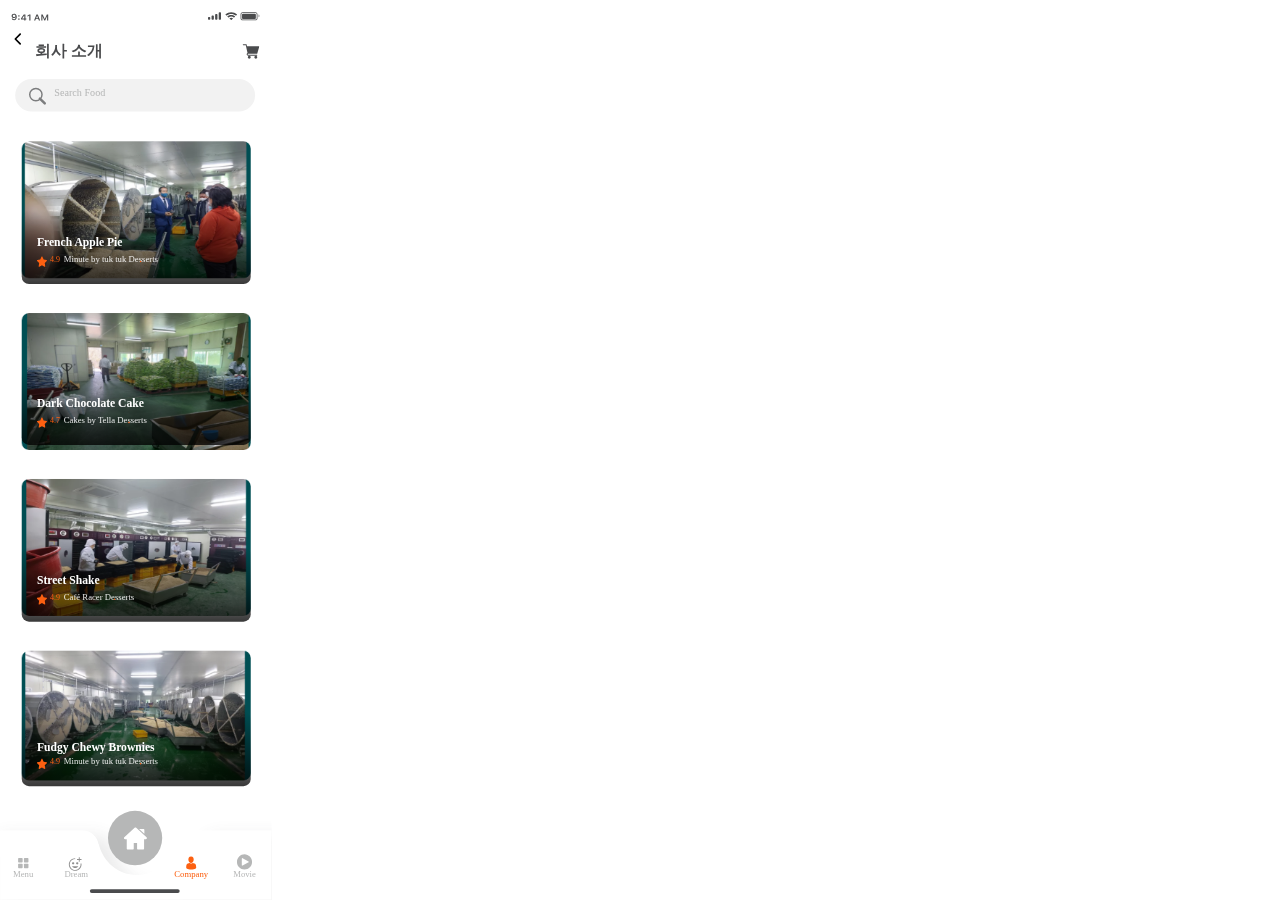
<file: HTML/company.html>
<!DOCTYPE html>
<html>
<head>
<meta charset="utf-8"/>
<meta http-equiv="X-UA-Compatible" content="IE=edge"/>
<meta name="viewport" content="width=device-width, initial-scale=1.0">
<title>company</title>
<link rel="stylesheet" type="text/css" id="applicationStylesheet" href="css/company.css"/>
<script id="applicationScript" type="text/javascript" src="js/company.js"></script>
</head>
<body>
<div id="company">
	<div id="n__21">
		<div id="Desserts_screen">
			<div id="n__9__4" class="______9___4">
				<img id="n__ik" src="png/n__ik.png" srcset="png/n__ik.png 1x">
					
				<svg class="n_17317_im">
					<linearGradient id="n_17317_im" spreadMethod="pad" x1="0.5" x2="0.5" y1="0" y2="1">
						<stop offset="0" stop-color="#000" stop-opacity="0"></stop>
						<stop offset="1" stop-color="#000" stop-opacity="1"></stop>
					</linearGradient>
					<rect id="n_17317_im" rx="10" ry="10" x="0" y="0" width="316" height="103">
					</rect>
				</svg>
				<div id="Fudgy_Chewy_Brownies">
					<span>Fudgy Chewy Brownies</span>
				</div>
				<div id="n_6822_io">
					<div id="Minute_by_tuk_tuk____Desserts">
						<span>Minute by tuk tuk    Desserts</span>
					</div>
					<div id="n_9_iq">
						<span>4.9</span>
					</div>
					<svg class="n_8560_ir" viewBox="0 45 13.793 14.195">
						<path id="n_8560_ir" d="M 10.72902774810791 59.19121932983398 C 10.61849594116211 59.19167327880859 10.50947093963623 59.16352081298828 10.41110324859619 59.10903549194336 L 6.886281490325928 57.11522674560547 L 3.361455678939819 59.10903549194336 C 3.246997594833374 59.17407608032227 3.117952585220337 59.20313262939453 2.988982915878296 59.19283294677734 C 2.860018491744995 59.18257522583008 2.736301898956299 59.13341522216797 2.631906747817993 59.05093002319336 C 2.527511835098267 58.9684944152832 2.446620464324951 58.85605621337891 2.398431777954102 58.72637176513672 C 2.350238084793091 58.59674072265625 2.336681127548218 58.45509338378906 2.359300374984741 58.3175163269043 L 3.050441980361938 54.11331939697266 L 0.2029397338628769 51.12638473510742 C 0.1140986531972885 51.03057098388672 0.05107609927654266 50.91043853759766 0.02063576690852642 50.77890014648438 C -0.00980476476252079 50.64735794067383 -0.006514178588986397 50.50932693481445 0.03015431575477123 50.37964248657227 C 0.07021292299032211 50.24689483642578 0.1438996642827988 50.12897872924805 0.242853045463562 50.03924942016602 C 0.3418068587779999 49.94948196411133 0.4620639681816101 49.89147186279297 0.5899784564971924 49.87182235717773 L 4.529484748840332 49.25205612182617 L 6.264254093170166 45.42126846313477 C 6.320852756500244 45.29500579833984 6.409218788146973 45.18849182128906 6.519197463989258 45.1140022277832 C 6.629227638244629 45.03951263427734 6.756447792053223 45.00000381469727 6.886281490325928 45.00000381469727 C 7.016115665435791 45.00000381469727 7.143335819244385 45.03951263427734 7.253315925598145 45.1140022277832 C 7.363345146179199 45.18849182128906 7.451711177825928 45.29500579833984 7.508308887481689 45.42126846313477 L 9.263808250427246 49.24456405639648 L 13.20331478118896 49.8643798828125 C 13.33123779296875 49.884033203125 13.45147132873535 49.94198989868164 13.55044364929199 50.03176498413086 C 13.64936447143555 50.12153625488281 13.72305297851562 50.23945617675781 13.7631139755249 50.37215042114258 C 13.79980754852295 50.5018424987793 13.80307483673096 50.63986587524414 13.77266311645508 50.77146148681641 C 13.74220275878906 50.90300369262695 13.67917156219482 51.02313995361328 13.59035491943359 51.11889266967773 L 10.74285125732422 54.10587692260742 L 11.43399238586426 58.31002426147461 C 11.45867252349854 58.45001602172852 11.44575500488281 58.59473419189453 11.39674663543701 58.72708129882812 C 11.34778785705566 58.85937118530273 11.26475048065186 58.97377777099609 11.15753555297852 59.05676651000977 C 11.03237628936768 59.15156555175781 10.88168334960938 59.19881439208984 10.72902774810791 59.19121932983398 Z">
						</path>
					</svg>
					<svg class="n_17_is">
						<ellipse id="n_17_is" rx="1" ry="1" cx="1" cy="1">
						</ellipse>
					</svg>
				</div>
			</div>
			<div id="n__it">
				<span>회사 소개</span>
			</div>
			<div id="Text_field" class="Text_field">
				<svg class="n_17278">
					<rect id="n_17278" rx="22.5" ry="22.5" x="0" y="0" width="331" height="45">
					</rect>
				</svg>
				<div id="Search_Food">
					<span>Search Food</span>
				</div>
				<div id="n_6821">
					<svg class="n_16">
						<ellipse id="n_16" rx="8.5" ry="8.5" cx="8.5" cy="8.5">
						</ellipse>
					</svg>
					<svg class="n_3_iz" viewBox="0 0 4 4">
						<path id="n_3_iz" d="M 0 0 L 4 4">
						</path>
					</svg>
				</div>
			</div>
			<div id="n__9__1" class="______9___1">
				<img id="n__i" src="png/n__i.png" srcset="png/n__i.png 1x">
					
				<svg class="n_17317_ja">
					<linearGradient id="n_17317_ja" spreadMethod="pad" x1="0.5" x2="0.5" y1="0" y2="1">
						<stop offset="0" stop-color="#000" stop-opacity="0"></stop>
						<stop offset="1" stop-color="#000" stop-opacity="1"></stop>
					</linearGradient>
					<rect id="n_17317_ja" rx="10" ry="10" x="0" y="0" width="316" height="103">
					</rect>
				</svg>
				<div id="French_Apple_Pie">
					<span>French Apple Pie</span>
				</div>
				<div id="n_6822_i">
					<div id="Minute_by_tuk_tuk____Desserts_i">
						<span>Minute by tuk tuk    Desserts</span>
					</div>
					<div id="n_9_i">
						<span>4.9</span>
					</div>
					<svg class="n_8560_i" viewBox="0 45 13.793 14.195">
						<path id="n_8560_i" d="M 10.72902774810791 59.19121932983398 C 10.61849594116211 59.19167327880859 10.50947093963623 59.16352081298828 10.41110324859619 59.10903549194336 L 6.886281490325928 57.11522674560547 L 3.361455678939819 59.10903549194336 C 3.246997594833374 59.17407608032227 3.117952585220337 59.20313262939453 2.988982915878296 59.19283294677734 C 2.860018491744995 59.18257522583008 2.736301898956299 59.13341522216797 2.631906747817993 59.05093002319336 C 2.527511835098267 58.9684944152832 2.446620464324951 58.85605621337891 2.398431777954102 58.72637176513672 C 2.350238084793091 58.59674072265625 2.336681127548218 58.45509338378906 2.359300374984741 58.3175163269043 L 3.050441980361938 54.11331939697266 L 0.2029397338628769 51.12638473510742 C 0.1140986531972885 51.03057098388672 0.05107609927654266 50.91043853759766 0.02063576690852642 50.77890014648438 C -0.00980476476252079 50.64735794067383 -0.006514178588986397 50.50932693481445 0.03015431575477123 50.37964248657227 C 0.07021292299032211 50.24689483642578 0.1438996642827988 50.12897872924805 0.242853045463562 50.03924942016602 C 0.3418068587779999 49.94948196411133 0.4620639681816101 49.89147186279297 0.5899784564971924 49.87182235717773 L 4.529484748840332 49.25205612182617 L 6.264254093170166 45.42126846313477 C 6.320852756500244 45.29500579833984 6.409218788146973 45.18849182128906 6.519197463989258 45.1140022277832 C 6.629227638244629 45.03951263427734 6.756447792053223 45.00000381469727 6.886281490325928 45.00000381469727 C 7.016115665435791 45.00000381469727 7.143335819244385 45.03951263427734 7.253315925598145 45.1140022277832 C 7.363345146179199 45.18849182128906 7.451711177825928 45.29500579833984 7.508308887481689 45.42126846313477 L 9.263808250427246 49.24456405639648 L 13.20331478118896 49.8643798828125 C 13.33123779296875 49.884033203125 13.45147132873535 49.94198989868164 13.55044364929199 50.03176498413086 C 13.64936447143555 50.12153625488281 13.72305297851562 50.23945617675781 13.7631139755249 50.37215042114258 C 13.79980754852295 50.5018424987793 13.80307483673096 50.63986587524414 13.77266311645508 50.77146148681641 C 13.74220275878906 50.90300369262695 13.67917156219482 51.02313995361328 13.59035491943359 51.11889266967773 L 10.74285125732422 54.10587692260742 L 11.43399238586426 58.31002426147461 C 11.45867252349854 58.45001602172852 11.44575500488281 58.59473419189453 11.39674663543701 58.72708129882812 C 11.34778785705566 58.85937118530273 11.26475048065186 58.97377777099609 11.15753555297852 59.05676651000977 C 11.03237628936768 59.15156555175781 10.88168334960938 59.19881439208984 10.72902774810791 59.19121932983398 Z">
						</path>
					</svg>
					<svg class="n_17_i">
						<ellipse id="n_17_i" rx="1" ry="1" cx="1" cy="1">
						</ellipse>
					</svg>
				</div>
			</div>
			<div id="n__9__2" class="______9___2">
				<img id="n__jb" src="png/n__jb.png" srcset="png/n__jb.png 1x">
					
				<svg class="n_17317_jd">
					<linearGradient id="n_17317_jd" spreadMethod="pad" x1="0.5" x2="0.5" y1="0" y2="1">
						<stop offset="0" stop-color="#000" stop-opacity="0"></stop>
						<stop offset="1" stop-color="#000" stop-opacity="1"></stop>
					</linearGradient>
					<rect id="n_17317_jd" rx="10" ry="10" x="0" y="0" width="316" height="103">
					</rect>
				</svg>
				<div id="Dark_Chocolate_Cake">
					<span>Dark Chocolate Cake</span>
				</div>
				<div id="n_6822_jf">
					<div id="Cakes_by_Tella____Desserts">
						<span>Cakes by Tella    Desserts</span>
					</div>
					<div id="n_7_jh">
						<span>4.7</span>
					</div>
					<svg class="n_8560_ji" viewBox="0 45 13.793 14.195">
						<path id="n_8560_ji" d="M 10.72902774810791 59.19121932983398 C 10.61849594116211 59.19167327880859 10.50947093963623 59.16352081298828 10.41110324859619 59.10903549194336 L 6.886281490325928 57.11522674560547 L 3.361455678939819 59.10903549194336 C 3.246997594833374 59.17407608032227 3.117952585220337 59.20313262939453 2.988982915878296 59.19283294677734 C 2.860018491744995 59.18257522583008 2.736301898956299 59.13341522216797 2.631906747817993 59.05093002319336 C 2.527511835098267 58.9684944152832 2.446620464324951 58.85605621337891 2.398431777954102 58.72637176513672 C 2.350238084793091 58.59674072265625 2.336681127548218 58.45509338378906 2.359300374984741 58.3175163269043 L 3.050441980361938 54.11331939697266 L 0.2029397338628769 51.12638473510742 C 0.1140986531972885 51.03057098388672 0.05107609927654266 50.91043853759766 0.02063576690852642 50.77890014648438 C -0.00980476476252079 50.64735794067383 -0.006514178588986397 50.50932693481445 0.03015431575477123 50.37964248657227 C 0.07021292299032211 50.24689483642578 0.1438996642827988 50.12897872924805 0.242853045463562 50.03924942016602 C 0.3418068587779999 49.94948196411133 0.4620639681816101 49.89147186279297 0.5899784564971924 49.87182235717773 L 4.529484748840332 49.25205612182617 L 6.264254093170166 45.42126846313477 C 6.320852756500244 45.29500579833984 6.409218788146973 45.18849182128906 6.519197463989258 45.1140022277832 C 6.629227638244629 45.03951263427734 6.756447792053223 45.00000381469727 6.886281490325928 45.00000381469727 C 7.016115665435791 45.00000381469727 7.143335819244385 45.03951263427734 7.253315925598145 45.1140022277832 C 7.363345146179199 45.18849182128906 7.451711177825928 45.29500579833984 7.508308887481689 45.42126846313477 L 9.263808250427246 49.24456405639648 L 13.20331478118896 49.8643798828125 C 13.33123779296875 49.884033203125 13.45147132873535 49.94198989868164 13.55044364929199 50.03176498413086 C 13.64936447143555 50.12153625488281 13.72305297851562 50.23945617675781 13.7631139755249 50.37215042114258 C 13.79980754852295 50.5018424987793 13.80307483673096 50.63986587524414 13.77266311645508 50.77146148681641 C 13.74220275878906 50.90300369262695 13.67917156219482 51.02313995361328 13.59035491943359 51.11889266967773 L 10.74285125732422 54.10587692260742 L 11.43399238586426 58.31002426147461 C 11.45867252349854 58.45001602172852 11.44575500488281 58.59473419189453 11.39674663543701 58.72708129882812 C 11.34778785705566 58.85937118530273 11.26475048065186 58.97377777099609 11.15753555297852 59.05676651000977 C 11.03237628936768 59.15156555175781 10.88168334960938 59.19881439208984 10.72902774810791 59.19121932983398 Z">
						</path>
					</svg>
					<svg class="n_17_jj">
						<ellipse id="n_17_jj" rx="1" ry="1" cx="1" cy="1">
						</ellipse>
					</svg>
				</div>
			</div>
			<div id="n__9__3" class="______9___3">
				<img id="n__jl" src="png/n__jl.png" srcset="png/n__jl.png 1x">
					
				<svg class="n_17317_jn">
					<linearGradient id="n_17317_jn" spreadMethod="pad" x1="0.5" x2="0.5" y1="0" y2="1">
						<stop offset="0" stop-color="#000" stop-opacity="0"></stop>
						<stop offset="1" stop-color="#000" stop-opacity="1"></stop>
					</linearGradient>
					<rect id="n_17317_jn" rx="10" ry="10" x="0" y="0" width="316" height="103">
					</rect>
				</svg>
				<div id="Street_Shake">
					<span>Street Shake</span>
				</div>
				<div id="n_6822_jp">
					<div id="Caf_Racer____Desserts">
						<span>Café Racer    Desserts</span>
					</div>
					<div id="n_9_jr">
						<span>4.9</span>
					</div>
					<svg class="n_8560_js" viewBox="0 45 13.793 14.195">
						<path id="n_8560_js" d="M 10.72902774810791 59.19121932983398 C 10.61849594116211 59.19167327880859 10.50947093963623 59.16352081298828 10.41110324859619 59.10903549194336 L 6.886281490325928 57.11522674560547 L 3.361455678939819 59.10903549194336 C 3.246997594833374 59.17407608032227 3.117952585220337 59.20313262939453 2.988982915878296 59.19283294677734 C 2.860018491744995 59.18257522583008 2.736301898956299 59.13341522216797 2.631906747817993 59.05093002319336 C 2.527511835098267 58.9684944152832 2.446620464324951 58.85605621337891 2.398431777954102 58.72637176513672 C 2.350238084793091 58.59674072265625 2.336681127548218 58.45509338378906 2.359300374984741 58.3175163269043 L 3.050441980361938 54.11331939697266 L 0.2029397338628769 51.12638473510742 C 0.1140986531972885 51.03057098388672 0.05107609927654266 50.91043853759766 0.02063576690852642 50.77890014648438 C -0.00980476476252079 50.64735794067383 -0.006514178588986397 50.50932693481445 0.03015431575477123 50.37964248657227 C 0.07021292299032211 50.24689483642578 0.1438996642827988 50.12897872924805 0.242853045463562 50.03924942016602 C 0.3418068587779999 49.94948196411133 0.4620639681816101 49.89147186279297 0.5899784564971924 49.87182235717773 L 4.529484748840332 49.25205612182617 L 6.264254093170166 45.42126846313477 C 6.320852756500244 45.29500579833984 6.409218788146973 45.18849182128906 6.519197463989258 45.1140022277832 C 6.629227638244629 45.03951263427734 6.756447792053223 45.00000381469727 6.886281490325928 45.00000381469727 C 7.016115665435791 45.00000381469727 7.143335819244385 45.03951263427734 7.253315925598145 45.1140022277832 C 7.363345146179199 45.18849182128906 7.451711177825928 45.29500579833984 7.508308887481689 45.42126846313477 L 9.263808250427246 49.24456405639648 L 13.20331478118896 49.8643798828125 C 13.33123779296875 49.884033203125 13.45147132873535 49.94198989868164 13.55044364929199 50.03176498413086 C 13.64936447143555 50.12153625488281 13.72305297851562 50.23945617675781 13.7631139755249 50.37215042114258 C 13.79980754852295 50.5018424987793 13.80307483673096 50.63986587524414 13.77266311645508 50.77146148681641 C 13.74220275878906 50.90300369262695 13.67917156219482 51.02313995361328 13.59035491943359 51.11889266967773 L 10.74285125732422 54.10587692260742 L 11.43399238586426 58.31002426147461 C 11.45867252349854 58.45001602172852 11.44575500488281 58.59473419189453 11.39674663543701 58.72708129882812 C 11.34778785705566 58.85937118530273 11.26475048065186 58.97377777099609 11.15753555297852 59.05676651000977 C 11.03237628936768 59.15156555175781 10.88168334960938 59.19881439208984 10.72902774810791 59.19121932983398 Z">
						</path>
					</svg>
					<svg class="n_17_jt">
						<ellipse id="n_17_jt" rx="1" ry="1" cx="1" cy="1">
						</ellipse>
					</svg>
				</div>
			</div>
			<div id="shopping-cart_ju">
				<svg class="n_8562_jv" viewBox="0 0 22.755 16">
					<path id="n_8562_jv" d="M 7.377628803253174 13.33345985412598 L 19.42216491699219 13.33345985412598 C 19.72042465209961 13.33345985412598 19.98205757141113 13.13623905181885 20.06278419494629 12.84978294372559 L 22.72960662841797 3.516340494155884 C 22.78689765930176 3.315126895904541 22.74766159057617 3.098982334136963 22.62144660949707 2.931798696517944 C 22.49505996704102 2.765133380889893 22.29853439331055 2.666696548461914 22.08880996704102 2.666696548461914 L 5.838573455810547 2.666696548461914 L 5.36201286315918 0.5222679376602173 C 5.294304847717285 0.2168884575366974 5.023473262786865 4.9591064453125e-05 4.710977077484131 4.9591064453125e-05 L 0.666562557220459 4.9591064453125e-05 C 0.2981626093387604 4.9591064453125e-05 -9.919759031618014e-05 0.2983114123344421 -9.919759031618014e-05 0.6667113304138184 C -9.919759031618014e-05 1.035285115242004 0.2981626093387604 1.333373308181763 0.666562557220459 1.333373308181763 L 4.175909996032715 1.333373308181763 L 6.583359241485596 12.16662693023682 C 5.875030994415283 12.47461032867432 5.377639293670654 13.17964267730713 5.377639293670654 14.00012111663818 C 5.377639293670654 15.10289096832275 6.274855613708496 16.00010681152344 7.377624988555908 16.00010681152344 L 19.42216110229492 16.00010681152344 C 19.79073333740234 16.00010681152344 20.08882141113281 15.70201778411865 20.08882141113281 15.33344459533691 C 20.08882141113281 14.96504402160645 19.79073333740234 14.66678237915039 19.42216110229492 14.66678237915039 L 7.377624988555908 14.66678237915039 C 7.010440826416016 14.66678237915039 6.710963249206543 14.36800098419189 6.710963249206543 14.00012111663818 C 6.710963249206543 13.63224124908447 7.010440826416016 13.33345890045166 7.377624988555908 13.33345890045166 Z M 7.377628803253174 13.33345985412598">
					</path>
				</svg>
				<svg class="n_8563_jw" viewBox="151 360.004 4 4">
					<path id="n_8563_jw" d="M 151 362.0039672851562 C 151 363.1069030761719 151.897216796875 364.0039367675781 153.0001525878906 364.0039367675781 C 154.1029357910156 364.0039367675781 155.0001525878906 363.1069030761719 155.0001525878906 362.0039672851562 C 155.0001525878906 360.9011840820312 154.1029357910156 360.0039672851562 153.0001525878906 360.0039672851562 C 151.897216796875 360.0039672851562 151 360.9011840820312 151 362.0039672851562 Z M 151 362.0039672851562">
					</path>
				</svg>
				<svg class="n_8564_jx" viewBox="362.004 360.004 4 4">
					<path id="n_8564_jx" d="M 362.0039978027344 362.0039672851562 C 362.0039978027344 363.1069030761719 362.9011840820312 364.0039367675781 364.0039672851562 364.0039367675781 C 365.1069030761719 364.0039367675781 366.0039367675781 363.1069030761719 366.0039367675781 362.0039672851562 C 366.0039367675781 360.9011840820312 365.1069030761719 360.0039672851562 364.0039672851562 360.0039672851562 C 362.9011840820312 360.0039672851562 362.0039978027344 360.9011840820312 362.0039978027344 362.0039672851562 Z M 362.0039978027344 362.0039672851562">
					</path>
				</svg>
			</div>
			<div id="n__57__1" class="______57___1">
				<div onclick="application.goToTargetView(event)" id="n__11_jz">
					<svg class="Icon_ionic-ios-arrow-back_j" viewBox="7.5 4.129 9.002 15.746">
						<path id="Icon_ionic-ios-arrow-back_j" d="M 10.21406269073486 12 L 16.171875 6.046875 C 16.61249923706055 5.606249809265137 16.61249923706055 4.893750190734863 16.171875 4.457812309265137 C 15.73124980926514 4.017187118530273 15.01875019073486 4.021874904632568 14.578125 4.457812309265137 L 7.828125 11.203125 C 7.401562690734863 11.62968730926514 7.392187595367432 12.31406211853027 7.795312404632568 12.75468730926514 L 14.57343769073486 19.546875 C 14.79374980926514 19.76718711853027 15.08437538146973 19.875 15.37031269073486 19.875 C 15.65625 19.875 15.94687557220459 19.76718711853027 16.16718673706055 19.546875 C 16.60781097412109 19.10625076293945 16.60781097412109 18.39374923706055 16.16718673706055 17.95781326293945 L 10.21406269073486 12 Z">
						</path>
					</svg>
				</div>
			</div>
			<div id="Status_bar_j">
				<div id="time_j">
					<svg class="n_2707_j" viewBox="26.017 18.334 7.127 8.871">
						<path id="n_2707_j" d="M 29.39797973632812 27.20499992370605 C 28.55218887329102 27.20499992370605 27.83315849304199 26.9950008392334 27.23979187011719 26.57500076293945 C 26.64642715454102 26.15500068664551 26.28144836425781 25.59799957275391 26.14485359191895 24.90200042724609 L 27.7905387878418 24.90200042724609 C 27.89763069152832 25.22299957275391 28.09432411193848 25.47599983215332 28.38281059265137 25.6609992980957 C 28.67129707336426 25.84700012207031 29.01333236694336 25.93899917602539 29.41109275817871 25.93899917602539 C 30.0853214263916 25.93899917602539 30.61202812194824 25.66699981689453 30.99230766296387 25.12199974060059 C 31.37149238586426 24.57699966430664 31.56163215637207 23.81999969482422 31.56163215637207 22.85199928283691 L 31.50480842590332 22.85199928283691 L 31.4720287322998 22.85199928283691 L 31.45345115661621 22.85199928283691 C 31.23489952087402 23.25399971008301 30.91690635681152 23.56500053405762 30.49947547912598 23.7859992980957 C 30.0809497833252 24.00699996948242 29.60013771057129 24.11700057983398 29.05813217163086 24.11700057983398 C 28.1795597076416 24.11700057983398 27.45287895202637 23.85199928283691 26.87808990478516 23.31999969482422 C 26.30439567565918 22.78899955749512 26.01700019836426 22.11700057983398 26.01700019836426 21.30500030517578 C 26.01700019836426 20.4379997253418 26.33827018737793 19.72599983215332 26.98081016540527 19.16900062561035 C 27.62334823608398 18.61199951171875 28.44619178771973 18.33399963378906 29.4493408203125 18.33399963378906 C 30.12356758117676 18.33399963378906 30.72130393981934 18.47699928283691 31.24145698547363 18.76199913024902 C 31.76269721984863 19.04700088500977 32.17903900146484 19.46100044250488 32.49047470092773 20.00399971008301 C 32.92539215087891 20.71100044250488 33.14394378662109 21.60199928283691 33.14394378662109 22.67600059509277 C 33.14394378662109 24.09799957275391 32.81283569335938 25.20800018310547 32.15062713623047 26.00699996948242 C 31.48951148986816 26.80599975585938 30.57159614562988 27.20499992370605 29.39797973632812 27.20499992370605 Z M 28.14896392822266 22.45000076293945 C 28.49099540710449 22.76099967956543 28.92591094970703 22.91600036621094 29.45589637756348 22.91600036621094 C 29.98478889465332 22.91600036621094 30.4218921661377 22.76199913024902 30.7682933807373 22.45299911499023 C 31.11360359191895 22.14500045776367 31.2862606048584 21.75399971008301 31.2862606048584 21.2810001373291 C 31.2862606048584 20.80500030517578 31.11141777038574 20.40399932861328 30.7617359161377 20.07999992370605 C 30.41205406188965 19.75600051879883 29.97823143005371 19.5939998626709 29.46136093139648 19.5939998626709 C 28.94558143615723 19.5939998626709 28.51175689697266 19.75300025939941 28.16207504272461 20.07099914550781 C 27.8123950958252 20.38999938964844 27.63755416870117 20.78499984741211 27.63755416870117 21.25799942016602 C 27.63755416870117 21.74200057983398 27.80802345275879 22.13999938964844 28.14896392822266 22.45000076293945 Z">
						</path>
					</svg>
					<svg class="n_2708_j" viewBox="34.255 19.805 2.145 6.363">
						<path id="n_2708_j" d="M 34.2550048828125 20.77700042724609 C 34.2550048828125 20.48800086975098 34.35334777832031 20.25399971008301 34.550048828125 20.07399940490723 C 34.74674224853516 19.89500045776367 35.00681304931641 19.80500030517578 35.33136749267578 19.80500030517578 C 35.65590667724609 19.80500030517578 35.91489410400391 19.89500045776367 36.10940551757812 20.07399940490723 C 36.30282592773438 20.25399971008301 36.40007781982422 20.48800086975098 36.40007781982422 20.77700042724609 C 36.40007781982422 21.0629997253418 36.30282592773438 21.29500007629395 36.10940551757812 21.47500038146973 C 35.91489410400391 21.65399932861328 35.65590667724609 21.74399948120117 35.33136749267578 21.74399948120117 C 35.00681304931641 21.74399948120117 34.74674224853516 21.65399932861328 34.550048828125 21.47500038146973 C 34.35334777832031 21.29500007629395 34.2550048828125 21.0629997253418 34.2550048828125 20.77700042724609 Z M 34.2550048828125 25.19499969482422 C 34.2550048828125 24.90999984741211 34.35334777832031 24.67799949645996 34.550048828125 24.49799919128418 C 34.74674224853516 24.31800079345703 35.00681304931641 24.22900009155273 35.33136749267578 24.22900009155273 C 35.65590667724609 24.22900009155273 35.91489410400391 24.31800079345703 36.10940551757812 24.49799919128418 C 36.30282592773438 24.67799949645996 36.40007781982422 24.90999984741211 36.40007781982422 25.19499969482422 C 36.40007781982422 25.48399925231934 36.30282592773438 25.7189998626709 36.10940551757812 25.89800071716309 C 35.91489410400391 26.07799911499023 35.65590667724609 26.16799926757812 35.33136749267578 26.16799926757812 C 35.00681304931641 26.16799926757812 34.74674224853516 26.07799911499023 34.550048828125 25.89800071716309 C 34.35334777832031 25.7189998626709 34.2550048828125 25.48399925231934 34.2550048828125 25.19499969482422 Z">
						</path>
					</svg>
					<svg class="n_2709_j" viewBox="37.929 18.545 7.344 8.455">
						<path id="n_2709_j" d="M 42.44316864013672 27 L 42.44316864013672 25.42399978637695 L 37.92900085449219 25.42399978637695 L 37.92900085449219 24.07600021362305 C 38.68081665039062 22.81100082397461 39.93529510498047 20.96699905395508 41.69462966918945 18.54500007629395 L 44.02437973022461 18.54500007629395 L 44.02437973022461 24.14599990844727 L 45.27339935302734 24.14599990844727 L 45.27339935302734 25.42399978637695 L 44.02437973022461 25.42399978637695 L 44.02437973022461 27 L 42.44316864013672 27 Z M 39.4599494934082 24.0939998626709 L 39.4599494934082 24.18199920654297 L 42.46829986572266 24.18199920654297 L 42.46829986572266 19.77499961853027 L 42.37869262695312 19.77499961853027 C 41.37991714477539 21.12700080871582 40.40736389160156 22.56599998474121 39.4599494934082 24.0939998626709 Z">
						</path>
					</svg>
					<svg class="n_2710_j" viewBox="45.91 18.545 4.06 8.455">
						<path id="n_2710_j" d="M 48.31733703613281 27 L 48.31733703613281 20.06800079345703 L 48.20806503295898 20.06800079345703 L 45.91000366210938 21.54500007629395 L 45.91000366210938 20.09199905395508 L 48.32389450073242 18.54500007629395 L 49.96958160400391 18.54500007629395 L 49.96958160400391 27 L 48.31733703613281 27 Z">
						</path>
					</svg>
					<svg class="n_2711_j" viewBox="54.757 18.545 8.42 8.455">
						<path id="n_2711_j" d="M 61.40312957763672 27 L 60.62290191650391 24.83799934387207 L 57.22225570678711 24.83799934387207 L 56.42891311645508 27 L 54.75699996948242 27 L 58.03526306152344 18.54500007629395 L 59.8929443359375 18.54500007629395 L 63.17666625976562 27 L 61.40312957763672 27 Z M 58.8745002746582 20.1560001373291 L 57.60690307617188 23.64299964904785 L 60.23825073242188 23.64299964904785 L 58.98377227783203 20.1560001373291 L 58.8745002746582 20.1560001373291 Z">
						</path>
					</svg>
					<svg class="n_2712_j" viewBox="63.916 18.545 9.54 8.455">
						<path id="n_2712_j" d="M 65.45241546630859 27 L 63.9160041809082 27 L 63.9160041809082 18.54500007629395 L 65.84908294677734 18.54500007629395 L 68.62795257568359 24.70299911499023 L 68.74269866943359 24.70299911499023 L 71.52156829833984 18.54500007629395 L 73.45574951171875 18.54500007629395 L 73.45574951171875 27 L 71.91932678222656 27 L 71.91932678222656 21.05299949645996 L 71.82972717285156 21.05299949645996 L 69.27487182617188 26.67200088500977 L 68.09687805175781 26.67200088500977 L 65.54202270507812 21.05299949645996 L 65.45241546630859 21.05299949645996 L 65.45241546630859 27 Z">
						</path>
					</svg>
				</div>
				<div id="icons_j">
					<div id="n_864_ka">
						<div id="n_863_kb">
							<svg class="n_2713_kc" viewBox="315.689 15.833 16.195 10.64">
								<path id="n_2713_kc" d="M 326.1401062011719 24.42799949645996 C 326.2056579589844 24.36800003051758 326.2406616210938 24.28800010681152 326.2395629882812 24.20299911499023 C 326.2373657226562 24.1200008392334 326.1969299316406 24.04000091552734 326.1302795410156 23.98399925231934 C 324.7774658203125 22.9370002746582 322.7973937988281 22.9370002746582 321.4445495605469 23.98399925231934 C 321.3757019042969 24.04000091552734 321.3374633789062 24.1200008392334 321.3352661132812 24.20299911499023 C 321.3330993652344 24.28800010681152 321.3680419921875 24.36800003051758 321.4336547851562 24.42799949645996 L 323.552490234375 26.38400077819824 C 323.6136779785156 26.44099998474121 323.6989135742188 26.47299957275391 323.7874145507812 26.47299957275391 C 323.8759155273438 26.47299957275391 323.9600524902344 26.44099998474121 324.0212707519531 26.38400077819824 L 326.1401062011719 24.42799949645996 Z M 323.7874145507812 21.72500038146973 C 325.0790710449219 21.72500038146973 326.3226318359375 22.16500091552734 327.2809448242188 22.95700073242188 C 327.4088134765625 23.06999969482422 327.6131591796875 23.06800079345703 327.7388305664062 22.95299911499023 L 328.9638061523438 21.81999969482422 C 329.0282592773438 21.76099967956543 329.063232421875 21.68000030517578 329.063232421875 21.59600067138672 C 329.06103515625 21.51300048828125 329.0249938964844 21.4330005645752 328.9583129882812 21.375 C 326.0439758300781 18.89399909973145 321.531982421875 18.89399909973145 318.6175842285156 21.375 C 318.5520324707031 21.4330005645752 318.5137634277344 21.51300048828125 318.5137634277344 21.59600067138672 C 318.5126953125 21.68000030517578 318.5487670898438 21.76099967956543 318.6132202148438 21.81999969482422 L 319.8370971679688 22.95299911499023 C 319.9638977050781 23.06800079345703 320.1671142578125 23.06999969482422 320.2971801757812 22.95700073242188 C 321.2533264160156 22.16500091552734 322.4968872070312 21.72599983215332 323.7874145507812 21.72500038146973 Z M 323.7874145507812 18.04299926757812 C 326.137939453125 18.04299926757812 328.3966369628906 18.86899948120117 330.0991821289062 20.35000038146973 C 330.2280883789062 20.46500015258789 330.4324645996094 20.46299934387207 330.5592041015625 20.34700012207031 L 331.7841796875 19.21500015258789 C 331.8497619628906 19.1560001373291 331.8836364746094 19.07699966430664 331.8836364746094 18.99300003051758 C 331.8836364746094 18.90999984741211 331.8475646972656 18.82999992370605 331.7809143066406 18.77300071716309 C 327.3115539550781 14.85299968719482 320.2610778808594 14.85299968719482 315.7917175292969 18.77300071716309 C 315.7261657714844 18.82999992370605 315.6901245117188 18.90999984741211 315.6890258789062 18.99300003051758 C 315.6890258789062 19.07600021362305 315.7239990234375 19.1560001373291 315.7884521484375 19.21500015258789 L 317.015625 20.34700012207031 C 317.1412963867188 20.46299934387207 317.3467102050781 20.46500015258789 317.4745788574219 20.35000038146973 C 319.1770935058594 18.86800003051758 321.4369201660156 18.04299926757812 323.7874145507812 18.04299926757812 Z">
								</path>
							</svg>
						</div>
					</div>
					<div id="n_866_kd">
						<div id="n_865_ke">
							<svg class="n_2714_kf" viewBox="294.315 16.159 18.026 10.349">
								<path id="n_2714_kf" d="M 310.2200317382812 16.15900039672852 L 311.2799987792969 16.15900039672852 C 311.8668518066406 16.15900039672852 312.3410949707031 16.5930004119873 312.3410949707031 17.12899971008301 L 312.3410949707031 25.53800010681152 C 312.3410949707031 26.07500076293945 311.8668518066406 26.50799942016602 311.2799987792969 26.50799942016602 L 310.2200317382812 26.50799942016602 C 309.6354064941406 26.50799942016602 309.1600646972656 26.07500076293945 309.1600646972656 25.53800010681152 L 309.1600646972656 17.12899971008301 C 309.1600646972656 16.5930004119873 309.6354064941406 16.15900039672852 310.2200317382812 16.15900039672852 Z M 305.2731323242188 18.42300033569336 L 306.3330993652344 18.42300033569336 C 306.9188232421875 18.42300033569336 307.3941955566406 18.85700035095215 307.3941955566406 19.39299964904785 L 307.3941955566406 25.53800010681152 C 307.3941955566406 26.07500076293945 306.9188232421875 26.50799942016602 306.3330993652344 26.50799942016602 L 305.2731323242188 26.50799942016602 C 304.6863403320312 26.50799942016602 304.2131652832031 26.07500076293945 304.2131652832031 25.53800010681152 L 304.2131652832031 19.39299964904785 C 304.2131652832031 18.85700035095215 304.6863403320312 18.42300033569336 305.2731323242188 18.42300033569336 Z M 300.3251647949219 20.6870002746582 L 301.38623046875 20.6870002746582 C 301.9708557128906 20.6870002746582 302.4461975097656 21.12199974060059 302.4461975097656 21.6569995880127 L 302.4461975097656 25.53800010681152 C 302.4461975097656 26.07500076293945 301.9708557128906 26.50799942016602 301.38623046875 26.50799942016602 L 300.3251647949219 26.50799942016602 C 299.7394409179688 26.50799942016602 299.2651977539062 26.07500076293945 299.2651977539062 25.53800010681152 L 299.2651977539062 21.6569995880127 C 299.2651977539062 21.12199974060059 299.7394409179688 20.6870002746582 300.3251647949219 20.6870002746582 Z M 295.3760986328125 22.62800025939941 L 296.4360656738281 22.62800025939941 C 297.0217590332031 22.62800025939941 297.4960327148438 23.0629997253418 297.4960327148438 23.59799957275391 L 297.4960327148438 25.53800010681152 C 297.4960327148438 26.07500076293945 297.0217590332031 26.50799942016602 296.4360656738281 26.50799942016602 L 295.3760986328125 26.50799942016602 C 294.7903747558594 26.50799942016602 294.3150329589844 26.07500076293945 294.3150329589844 25.53800010681152 L 294.3150329589844 23.59799957275391 C 294.3150329589844 23.0629997253418 294.7903747558594 22.62800025939941 295.3760986328125 22.62800025939941 Z">
								</path>
							</svg>
						</div>
					</div>
					<div id="n_869_kg">
						<div id="n_868_kh">
							<div id="n_867_ki">
								<svg class="n_2715_kj" viewBox="335.394 15.835 23.326 10.998">
									<path id="n_2715_kj" d="M 355.89404296875 16.80599975585938 C 356.8677062988281 16.80599975585938 357.6599426269531 17.5310001373291 357.6599426269531 18.42300033569336 L 357.6599426269531 24.2450008392334 C 357.6599426269531 25.13699913024902 356.8677062988281 25.86199951171875 355.89404296875 25.86199951171875 L 338.2198791503906 25.86199951171875 C 337.2462158203125 25.86199951171875 336.4539794921875 25.13699913024902 336.4539794921875 24.2450008392334 L 336.4539794921875 18.42300033569336 C 336.4539794921875 17.5310001373291 337.2462158203125 16.80599975585938 338.2198791503906 16.80599975585938 L 355.89404296875 16.80599975585938 M 355.89404296875 15.83500003814697 L 338.2198791503906 15.83500003814697 C 336.6582946777344 15.83500003814697 335.3940124511719 16.99399948120117 335.3940124511719 18.42300033569336 L 335.3940124511719 24.2450008392334 C 335.3940124511719 25.67399978637695 336.6582946777344 26.83300018310547 338.2198791503906 26.83300018310547 L 355.89404296875 26.83300018310547 C 357.4555969238281 26.83300018310547 358.7199096679688 25.67399978637695 358.7199096679688 24.2450008392334 L 358.7199096679688 18.42300033569336 C 358.7199096679688 16.99399948120117 357.4555969238281 15.83500003814697 355.89404296875 15.83500003814697 L 355.89404296875 15.83500003814697 Z">
									</path>
								</svg>
							</div>
							<svg class="n_2716_kk" viewBox="357.711 19.393 1.409 3.882">
								<path id="n_2716_kk" d="M 357.7109985351562 19.39299964904785 L 357.7109985351562 23.27499961853027 C 358.564453125 22.94599914550781 359.1195678710938 22.18099975585938 359.1195678710938 21.33399963378906 C 359.1195678710938 20.48699951171875 358.564453125 19.72200012207031 357.7109985351562 19.39299964904785">
								</path>
							</svg>
							<svg class="n_179_kl">
								<rect id="n_179_kl" rx="1.2947821617126465" ry="1.2947821617126465" x="0" y="0" width="19.086" height="7.117">
								</rect>
							</svg>
						</div>
					</div>
				</div>
			</div>
		</div>
	</div>
	<div id="n__25">
		<div id="n_8208">
			<div id="n_8198_ko">
				<svg class="n_5_kp" viewBox="0 0 373.79 95.833">
					<path id="n_5_kp" d="M 373.0446166992188 95.83200073242188 L 0.708299994468689 95.83200073242188 L 0.708299994468689 36.45809936523438 L 0 36.45809936523438 L 0 0 L 113.7789001464844 0 C 125.3682708740234 0 134.8645324707031 8.960693359375 135.7162322998047 20.33223342895508 C 142.1496734619141 44.6292724609375 163.1710205078125 61.45740127563477 187.372802734375 61.45740127563477 C 211.6409759521484 61.45740127563477 232.7115325927734 44.53558349609375 239.082275390625 20.13086128234863 C 240.0309448242188 8.855734825134277 249.4832000732422 0 261.0036010742188 0 L 373.789794921875 0 L 373.789794921875 36.45809936523438 L 373.0446166992188 36.45809936523438 L 373.0446166992188 95.83200073242188 L 373.0446166992188 95.83290100097656 Z">
					</path>
				</svg>
				<div id="n__34__6" class="______34___6">
					<svg class="n_13_kr">
						<ellipse onclick="application.goToTargetView(event)" id="n_13_kr" rx="37.41561508178711" ry="37.5" cx="37.41561508178711" cy="37.5">
						</ellipse>
					</svg>
				</div>
				<div id="n_01-home_ks">
					<div id="n_2268_kt">
						<div id="n_2267_ku">
							<svg class="n_4239_kv" viewBox="0 12.675 31.756 30.183">
								<path id="n_4239_kv" d="M 31.22221755981445 26.08534049987793 L 16.97452354431152 13.10292339324951 C 16.34915161132812 12.53299999237061 15.40609741210938 12.53306102752686 14.78097057342529 13.10286331176758 L 0.5332275032997131 26.08539962768555 C 0.03227177262306213 26.5418872833252 -0.1332042515277863 27.24521827697754 0.1115365400910378 27.87716865539551 C 0.356339305639267 28.50911331176758 0.9523755311965942 28.91740798950195 1.630095362663269 28.91740798950195 L 3.905701160430908 28.91740798950195 L 3.905701160430908 41.92481994628906 C 3.905701160430908 42.44053649902344 4.323855876922607 42.85869216918945 4.839573383331299 42.85869216918945 L 12.64907550811768 42.85869216918945 C 13.16479015350342 42.85869216918945 13.58294868469238 42.44060516357422 13.58294868469238 41.92481994628906 L 13.58294868469238 34.02713012695312 L 18.17273902893066 34.02713012695312 L 18.17273902893066 41.92488861083984 C 18.17273902893066 42.44060516357422 18.59089660644531 42.8587532043457 19.10660934448242 42.8587532043457 L 26.91574668884277 42.8587532043457 C 27.43145751953125 42.8587532043457 27.84961700439453 42.4406623840332 27.84961700439453 41.92488861083984 L 27.84961700439453 28.91740798950195 L 30.12565040588379 28.91740798950195 C 30.80331230163574 28.91740798950195 31.39941024780273 28.50904273986816 31.64421463012695 27.87716865539551 C 31.88864707946777 27.24515914916992 31.72316551208496 26.5418872833252 31.22221755981445 26.08534049987793 Z">
								</path>
							</svg>
						</div>
					</div>
					<div id="n_2270_kw">
						<div id="n_2269_kx">
							<svg class="n_4240_ky" viewBox="343.973 42.73 7.206 6.552">
								<path id="n_4240_ky" d="M 350.24462890625 42.72998046875 L 343.9729309082031 42.72998046875 L 351.178466796875 49.28178405761719 L 351.178466796875 43.66379928588867 C 351.178466796875 43.14809036254883 350.7603759765625 42.72998046875 350.24462890625 42.72998046875 Z">
								</path>
							</svg>
						</div>
					</div>
				</div>
				<div id="n_8197_kz">
					<svg class="n_4_k" viewBox="0 0 375 95.834">
						<path id="n_4_k" d="M 375.0003051757812 95.83290100097656 L 0.1692000031471252 95.83290100097656 L 0.1692000031471252 36.45809936523438 L 0 36.45809936523438 L 0 0 L 114.1569061279297 0 C 125.2026977539062 0 134.3479309082031 8.140721321105957 135.9189758300781 18.74970054626465 L 136.2239990234375 18.74970054626465 C 142.1874084472656 43.89570236206055 163.7351989746094 61.45740127563477 188.6256103515625 61.45740127563477 C 213.2872314453125 61.45740127563477 234.6693420410156 44.21403121948242 240.8590240478516 19.43667984008789 C 242.1285858154297 8.494119644165039 251.4278106689453 0 262.7109069824219 0 L 374.8311157226562 0 L 374.8311157226562 18.74970054626465 L 375.0003051757812 18.74970054626465 L 375.0003051757812 95.83290100097656 L 375.0003051757812 95.83380126953125 Z">
						</path>
					</svg>
				</div>
				<div onclick="application.goToTargetView(event)" id="n__43__1" class="______43___1">
					<div id="Movie_k">
						<span>Movie</span>
					</div>
					<div id="Actions__Controls__play--fille_k" class="Actions___Controls___play__filled___32">
						<svg class="Fill_k" viewBox="0 0 20.833 20.833">
							<path id="Fill_k" d="M 10.41699981689453 20.83333206176758 C 7.634341239929199 20.83333206176758 5.018342971801758 19.7498607635498 3.050903558731079 17.78251647949219 C 1.083500742912292 15.8151969909668 0 13.19940662384033 0 10.41699981689453 C 0 7.634297370910645 1.083500742912292 5.018305778503418 3.050903558731079 3.050903558731079 C 5.018305778503418 1.083500742912292 7.634297370910645 0 10.41699981689453 0 C 11.79170799255371 0 13.13281440734863 0.2667866349220276 14.4030647277832 0.7929492592811584 C 15.67333507537842 1.319104313850403 16.81031227111816 2.078794717788696 17.78242683410645 3.050903558731079 C 18.75455284118652 4.023035049438477 19.51424217224121 5.160039901733398 20.04038429260254 6.430356979370117 C 20.56654357910156 7.700680732727051 20.83333206176758 9.041980743408203 20.83333206176758 10.41699981689453 C 20.83333206176758 13.19936943054199 19.7498607635498 15.81515884399414 17.78251647949219 17.78251647949219 C 15.81515884399414 19.7498607635498 13.19936943054199 20.83333206176758 10.41699981689453 20.83333206176758 Z M 7.433061599731445 5.212852478027344 C 7.302510261535645 5.212852478027344 7.17376708984375 5.247235298156738 7.060738563537598 5.312295436859131 C 6.836043357849121 5.445651531219482 6.696451663970947 5.690957069396973 6.696451663970947 5.952475070953369 L 6.696451663970947 14.88085556030273 C 6.689769744873047 15.14672660827637 6.826534271240234 15.39766597747803 7.053372383117676 15.53576946258545 C 7.166386604309082 15.60082054138184 7.295114517211914 15.63521194458008 7.425613403320312 15.63521194458008 C 7.55610466003418 15.63521194458008 7.684647083282471 15.60082817077637 7.797348022460938 15.53576946258545 L 15.98242282867432 11.07124423980713 L 15.98980331420898 11.0866756439209 C 16.23020553588867 10.95672798156738 16.38019180297852 10.70590782165527 16.38019180297852 10.43173217773438 C 16.38019180297852 10.1579008102417 16.23060035705566 9.906947135925293 15.98978805541992 9.776820182800293 L 7.805384635925293 5.312295436859131 C 7.692355632781982 5.247235298156738 7.563612461090088 5.212852478027344 7.433061599731445 5.212852478027344 Z">
							</path>
						</svg>
					</div>
				</div>
				<div id="n_6814_k">
					<svg class="n_2718_k" viewBox="286.841 3.784 16.358 2.351">
						<path id="n_2718_k" d="M 302.3943176269531 3.784480094909668 L 287.644775390625 3.784480094909668 C 287.4313049316406 3.784480094909668 287.2273254394531 3.869240283966064 287.0762023925781 4.020116806030273 C 286.9250183105469 4.170984268188477 286.8410034179688 4.375613212585449 286.8410034179688 4.588969707489014 L 286.8410034179688 5.331121444702148 C 286.8410034179688 5.544487476348877 286.9250183105469 5.749115943908691 287.0762023925781 5.899983406066895 C 287.2273254394531 6.050859928131104 287.4313049316406 6.135611057281494 287.644775390625 6.135611057281494 L 302.3943176269531 6.135611057281494 C 302.6077880859375 6.135611057281494 302.812744140625 6.050859928131104 302.9629211425781 5.899983406066895 C 303.1140441894531 5.749115943908691 303.1990356445312 5.544487476348877 303.1990356445312 5.331121444702148 L 303.1990356445312 4.588969707489014 C 303.1990356445312 4.375613212585449 303.1140441894531 4.170984268188477 302.9629211425781 4.020116806030273 C 302.812744140625 3.869240283966064 302.6077880859375 3.784480094909668 302.3943176269531 3.784480094909668 Z">
						</path>
					</svg>
					<svg class="n_2719_k" viewBox="286.841 18.726 16.358 2.351">
						<path id="n_2719_k" d="M 302.3943176269531 18.7263011932373 L 287.644775390625 18.7263011932373 C 287.4313049316406 18.7263011932373 287.2273254394531 18.8110237121582 287.0762023925781 18.96186256408691 C 286.9250183105469 19.11279678344727 286.8410034179688 19.31737899780273 286.8410034179688 19.53074073791504 L 286.8410034179688 20.27294158935547 C 286.8410034179688 20.48630905151367 286.9250183105469 20.69088935852051 287.0762023925781 20.84173011779785 C 287.2273254394531 20.99266242980957 287.4313049316406 21.07738494873047 287.644775390625 21.07738494873047 L 302.3943176269531 21.07738494873047 C 302.6077880859375 21.07738494873047 302.812744140625 20.99266242980957 302.9629211425781 20.84173011779785 C 303.1140441894531 20.69088935852051 303.1990356445312 20.48630905151367 303.1990356445312 20.27294158935547 L 303.1990356445312 19.53074073791504 C 303.1990356445312 19.31737899780273 303.1140441894531 19.11279678344727 302.9629211425781 18.96195793151855 C 302.812744140625 18.81111907958984 302.6077880859375 18.7263011932373 302.3943176269531 18.7263011932373 Z">
						</path>
					</svg>
					<svg class="n_2720_k" viewBox="292.751 13.746 10.776 2.351">
						<path id="n_2720_k" d="M 303.5269775390625 14.55023670196533 C 303.5269775390625 14.33687019348145 303.4419250488281 14.13219451904297 303.2908325195312 13.98135566711426 C 303.1406555175781 13.83051681518555 302.9356994628906 13.74569892883301 302.7222595214844 13.74569892883301 L 293.5556945800781 13.74569892883301 C 293.3422546386719 13.74569892883301 293.1372985839844 13.83051681518555 292.9871215820312 13.98135566711426 C 292.8360290527344 14.13219451904297 292.7509765625 14.33687019348145 292.7509765625 14.55023670196533 L 292.7509765625 15.29234027862549 C 292.7509765625 15.39803218841553 292.7717895507812 15.50258922576904 292.8123779296875 15.60015773773193 C 292.8529968261719 15.69781970977783 292.9124755859375 15.78641414642334 292.9871215820312 15.86112689971924 C 293.0617370605469 15.93583965301514 293.1505432128906 15.9950590133667 293.2478332519531 16.03548622131348 C 293.3450927734375 16.07590866088867 293.4499206542969 16.09668922424316 293.5556945800781 16.09659576416016 L 302.7222595214844 16.09659576416016 C 302.9356994628906 16.09659576416016 303.1397094726562 16.01187324523926 303.2908325195312 15.8610315322876 C 303.4419250488281 15.71028804779053 303.5269775390625 15.50570774078369 303.5269775390625 15.29234027862549 L 303.5269775390625 14.55023670196533 Z">
						</path>
					</svg>
					<svg class="n_2721_k" viewBox="292.751 8.792 10.776 2.351">
						<path id="n_2721_k" d="M 303.5269775390625 9.596969604492188 C 303.5269775390625 9.383604049682617 303.4419250488281 9.178983688354492 303.2908325195312 9.028107643127441 C 303.1406555175781 8.877240180969238 302.9356994628906 8.79248046875 302.7222595214844 8.79248046875 L 293.5556945800781 8.79248046875 C 293.4499206542969 8.79248046875 293.3450927734375 8.813287734985352 293.2478332519531 8.853721618652344 C 293.1505432128906 8.894146919250488 293.0617370605469 8.953407287597656 292.9871215820312 9.028107643127441 C 292.9124755859375 9.102818489074707 292.8529968261719 9.191499710083008 292.8123779296875 9.289105415344238 C 292.7717895507812 9.386711120605469 292.7509765625 9.491326332092285 292.7509765625 9.596969604492188 L 292.7509765625 10.33914089202881 C 292.7509765625 10.44473648071289 292.7717895507812 10.54938888549805 292.8123779296875 10.64695644378662 C 292.8529968261719 10.74452590942383 292.9124755859375 10.83321571350098 292.9871215820312 10.90792655944824 C 293.0617370605469 10.9825439453125 293.1505432128906 11.0418586730957 293.2478332519531 11.08218860626221 C 293.3450927734375 11.12261486053467 293.4499206542969 11.14339351654053 293.5556945800781 11.14339351654053 L 302.7222595214844 11.14339351654053 C 302.9356994628906 11.14339351654053 303.1397094726562 11.05867099761963 303.2908325195312 10.9078311920166 C 303.4419250488281 10.75699329376221 303.5269775390625 10.55241107940674 303.5269775390625 10.33914089202881 L 303.5269775390625 9.596969604492188 Z">
						</path>
					</svg>
					<svg class="n_2722_la" viewBox="286.841 10.539 3.229 3.705">
						<path id="n_2722_la" d="M 286.97509765625 14.24403762817383 C 286.9920959472656 14.24403762817383 287.0100402832031 14.24044704437256 287.0270385742188 14.23345851898193 C 287.0430603027344 14.22646903991699 287.0582275390625 14.21626758575439 287.0704956054688 14.20342350006104 L 290.0050964355469 12.50924777984619 L 290.0012817382812 12.50358200073242 C 290.0221252441406 12.49224662780762 290.0390625 12.47571849822998 290.0513610839844 12.45559978485107 C 290.0627136230469 12.43557643890381 290.0693359375 12.41262531280518 290.0702819824219 12.38929557800293 C 290.0693359375 12.36322689056396 290.0617980957031 12.33781909942627 290.0475769042969 12.31609535217285 C 290.033447265625 12.29427719116211 290.0136108398438 12.27718162536621 289.989990234375 12.26669788360596 L 289.9909057617188 12.26433563232422 L 287.068603515625 10.57696151733398 C 287.0497436523438 10.55882835388184 287.0260925292969 10.54645442962646 287.0005798339844 10.54144859313965 C 286.97509765625 10.53634738922119 286.9486389160156 10.53889751434326 286.9249877929688 10.54862594604492 C 286.9004516601562 10.55835437774658 286.8796691894531 10.57488346099854 286.8655090332031 10.5963249206543 C 286.8504638671875 10.61767101287842 286.8419189453125 10.64288902282715 286.8409729003906 10.66886329650879 L 286.8409729003906 10.66886329650879 L 286.8409729003906 14.10991668701172 C 286.8400268554688 14.12757873535156 286.8437805175781 14.14505195617676 286.8504638671875 14.16129684448242 C 286.8570251464844 14.17763900756836 286.8674011230469 14.1923713684082 286.8796691894531 14.20484066009521 C 286.8919677734375 14.21730804443359 286.9070739746094 14.2272253036499 286.9231567382812 14.23393058776855 C 286.939208984375 14.24063682556152 286.9571228027344 14.24413204193115 286.97509765625 14.24403762817383 Z">
						</path>
					</svg>
				</div>
				<div id="n__31__6" class="______31___6">
					<div id="Company_lc">
						<span>Company</span>
					</div>
					<div id="man-user_ld">
						<svg class="n_4253_le" viewBox="104.535 0 7.282 8.844">
							<path id="n_4253_le" d="M 108.1758117675781 8.844234466552734 C 110.1864318847656 8.844234466552734 111.8165130615234 6.864404678344727 111.8165130615234 4.422143459320068 C 111.8165130615234 1.979829549789429 111.2813415527344 0 108.1758117675781 0 C 105.0702819824219 0 104.5350036621094 1.979829549789429 104.5350036621094 4.42214298248291 C 104.5350036621094 6.864404201507568 106.1650848388672 8.844234466552734 108.1758117675781 8.844234466552734 Z">
							</path>
						</svg>
						<svg class="n_4254_lf" viewBox="41.895 300.372 0.001 0.077">
							<path id="n_4254_lf" d="M 41.89585494995117 300.4484252929688 C 41.89523315429688 300.2995300292969 41.89461517333984 300.406494140625 41.89585494995117 300.4484252929688 L 41.89585494995117 300.4484252929688 Z">
							</path>
						</svg>
						<svg class="n_4255_lg" viewBox="308.085 301.486 0.001 0.135">
							<path id="n_4255_lg" d="M 308.0849609375 301.6213684082031 C 308.0869445800781 301.5805358886719 308.0856323242188 301.3385009765625 308.0849609375 301.6213684082031 L 308.0849609375 301.6213684082031 Z">
							</path>
						</svg>
						<svg class="n_4256_lh" viewBox="41.908 177.74 13.753 8.9">
							<path id="n_4256_lh" d="M 55.65319061279297 183.9741516113281 C 55.58576583862305 179.7196655273438 55.03012466430664 178.5073852539062 50.77817535400391 177.739990234375 C 50.77817535400391 177.739990234375 50.17965316772461 178.502685546875 48.78460311889648 178.502685546875 C 47.38956069946289 178.502685546875 46.79092788696289 177.739990234375 46.79092788696289 177.739990234375 C 42.58538055419922 178.4990081787109 41.99594497680664 179.6933288574219 41.9184455871582 183.8359375 C 41.91209030151367 184.1742095947266 41.90914535522461 184.1919860839844 41.90800857543945 184.1527252197266 C 41.90826034545898 184.2263031005859 41.90857696533203 184.3623809814453 41.90857696533203 184.5997009277344 C 41.90857696533203 184.5997009277344 42.92086029052734 186.6403961181641 48.78460311889648 186.6403961181641 C 54.64824676513672 186.6403961181641 55.6606330871582 184.5997009277344 55.6606330871582 184.5997009277344 C 55.6606330871582 184.4472351074219 55.66074371337891 184.3412017822266 55.66089248657227 184.2690887451172 C 55.65975570678711 184.2933502197266 55.6574821472168 184.2462768554688 55.65319061279297 183.9741516113281 Z">
							</path>
						</svg>
					</div>
				</div>
				<div onclick="application.goToTargetView(event)" id="n__33__6" class="______33___6">
					<div id="Menu_lj">
						<span>Menu</span>
					</div>
					<div id="n_6847_lk">
						<svg class="n_17318_ll">
							<rect id="n_17318_ll" rx="1" ry="1" x="0" y="0" width="6.25" height="6.25">
							</rect>
						</svg>
						<svg class="n_17321_lm">
							<rect id="n_17321_lm" rx="1" ry="1" x="0" y="0" width="6.25" height="6.25">
							</rect>
						</svg>
						<svg class="n_17319_ln">
							<rect id="n_17319_ln" rx="1" ry="1" x="0" y="0" width="6.25" height="6.25">
							</rect>
						</svg>
						<svg class="n_17320_lo">
							<rect id="n_17320_lo" rx="1" ry="1" x="0" y="0" width="6.25" height="6.25">
							</rect>
						</svg>
					</div>
				</div>
				<svg class="n_17357_lp">
					<rect id="n_17357_lp" rx="2.6041667461395264" ry="2.6041667461395264" x="0" y="0" width="123.958" height="5.208">
					</rect>
				</svg>
				<div id="n__56__3" class="______56___3">
					<div onclick="application.goToTargetView(event)" id="n__17_lr">
						<div id="n_8202_ls">
							<div id="n__30__20_lt" class="______30___20">
								<div id="Dream_lu">
									<span>Dream</span>
								</div>
							</div>
							<div id="Person__User__face--activated-_lv" class="Person___User___face__activated__add___20">
								<svg class="Fill_lw" viewBox="1.25 0 17.5 18.75">
									<path id="Fill_lw" d="M 9.999900817871094 18.74970054626465 C 5.175240516662598 18.74970054626465 1.250100493431091 14.82456016540527 1.250100493431091 9.999900817871094 C 1.250100493431091 5.175240516662598 5.175240516662598 1.250100493431091 9.999900817871094 1.250100493431091 L 9.999900817871094 2.500200510025024 L 9.991130828857422 2.500190496444702 C 6.85908031463623 2.500200510025024 4.029850482940674 4.476070404052734 2.951100587844849 7.416900634765625 C 1.871140599250793 10.36103057861328 2.754000425338745 13.70007038116455 5.148000717163086 15.72570037841797 C 6.500470638275146 16.87005043029785 8.221310615539551 17.50028038024902 9.993520736694336 17.50028038024902 C 11.29263019561768 17.50028038024902 12.57642078399658 17.15989112854004 13.70610046386719 16.51589965820312 C 16.43130111694336 14.96325016021729 17.91057968139648 11.8422908782959 17.38710021972656 8.749800682067871 L 18.64980125427246 8.749800682067871 C 18.71195030212402 9.164220809936523 18.74522972106934 9.584530830383301 18.74970054626465 9.999900817871094 C 18.74970054626465 14.82456016540527 14.82456016540527 18.74970054626465 9.999900817871094 18.74970054626465 Z M 9.999900817871094 14.99670028686523 C 8.211300849914551 14.99670028686523 6.534940719604492 14.04006099700928 5.625000476837158 12.50010013580322 L 14.37480068206787 12.50010013580322 C 13.46505069732666 14.04064083099365 11.78836059570312 14.99670028686523 9.999900817871094 14.99670028686523 Z M 12.81240081787109 9.999900817871094 C 11.95089054107666 9.999900817871094 11.25000095367432 9.299010276794434 11.25000095367432 8.437500953674316 C 11.25000095367432 7.575990676879883 11.95089054107666 6.875100612640381 12.81240081787109 6.875100612640381 L 12.82590007781982 6.875100612640381 C 13.23880100250244 6.875100612640381 13.6277904510498 7.036190509796143 13.9212007522583 7.328700542449951 C 14.21731090545654 7.625720500946045 14.3784008026123 8.019490242004395 14.37480068206787 8.437500953674316 C 14.37480068206787 9.299010276794434 13.67391014099121 9.999900817871094 12.81240081787109 9.999900817871094 Z M 7.187400341033936 9.999900817871094 C 6.32589054107666 9.999900817871094 5.625000476837158 9.299010276794434 5.625000476837158 8.437500953674316 C 5.625000476837158 7.575990676879883 6.32589054107666 6.875100612640381 7.187400341033936 6.875100612640381 L 7.200900554656982 6.875100612640381 C 7.613800525665283 6.875100612640381 8.002790451049805 7.036190509796143 8.296200752258301 7.328700542449951 C 8.592310905456543 7.625720500946045 8.753400802612305 8.019490242004395 8.749800682067871 8.437500953674316 C 8.749800682067871 9.299010276794434 8.048910140991211 9.999900817871094 7.187400341033936 9.999900817871094 Z M 16.25040054321289 6.249600410461426 L 16.2494010925293 6.249600410461426 L 15.00030040740967 6.249600410461426 L 15.00030040740967 3.750300645828247 L 12.50010013580322 3.750300645828247 L 12.50010013580322 2.500200510025024 L 15.00030040740967 2.500200510025024 L 15.00030040740967 5.477905347106571e-07 L 16.25040054321289 5.477905347106571e-07 L 16.25040054321289 2.500200510025024 L 18.74970054626465 2.500200510025024 L 18.74970054626465 3.750300645828247 L 16.25040054321289 3.750300645828247 L 16.25040054321289 6.248600482940674 L 16.25040054321289 6.249600410461426 Z">
									</path>
								</svg>
							</div>
						</div>
					</div>
				</div>
			</div>
		</div>
	</div>
</div>
</body>
</html>
</file>
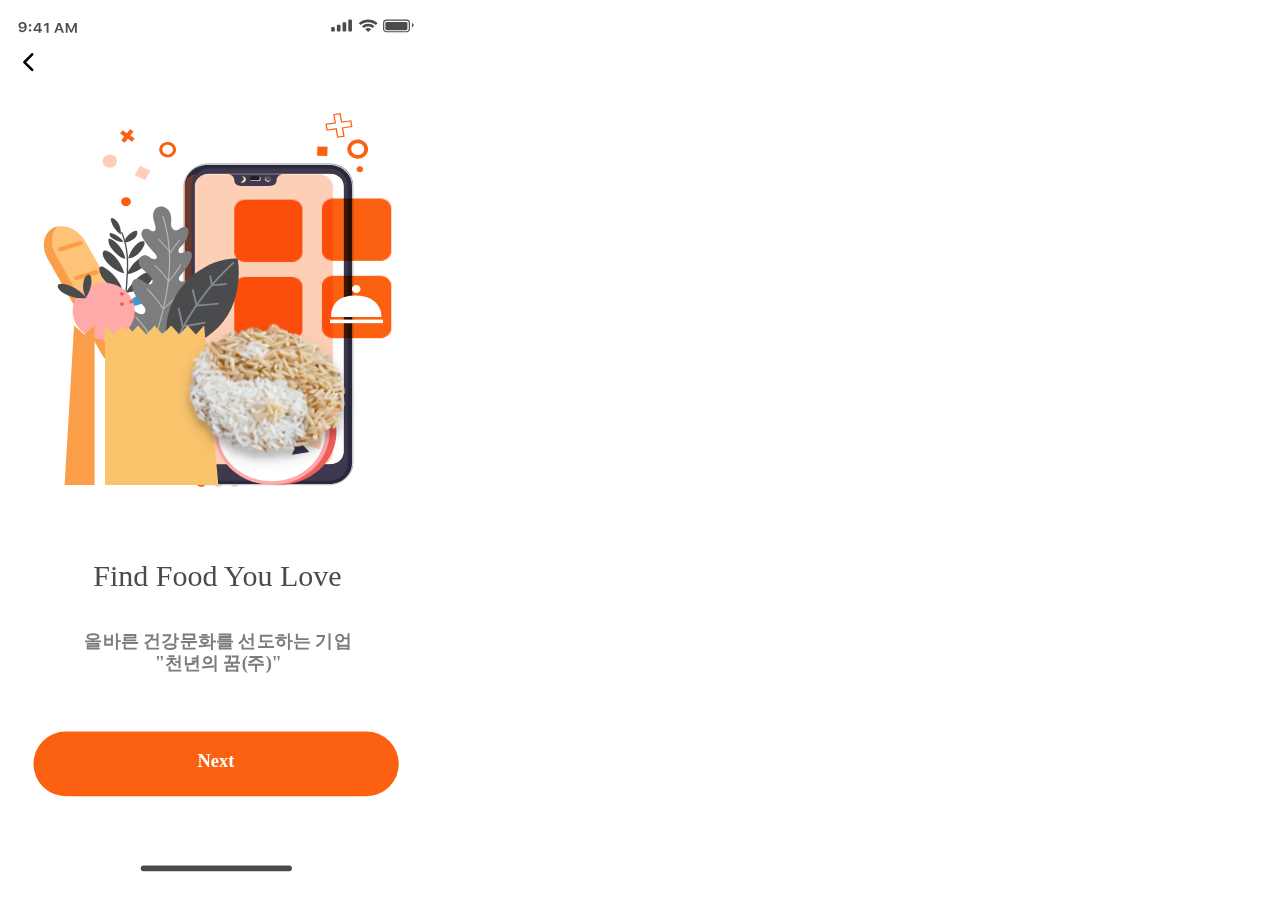
<file: HTML/dream_1.html>
<!DOCTYPE html>
<html>
<head>
<meta charset="utf-8"/>
<meta http-equiv="X-UA-Compatible" content="IE=edge"/>
<meta name="viewport" content="width=device-width, initial-scale=1.0">
<title>dream_1</title>
<link rel="stylesheet" type="text/css" id="applicationStylesheet" href="css/dream_1.css"/>
<script id="applicationScript" type="text/javascript" src="js/dream_1.js"></script>
</head>
<body>
<div id="dream_1">
	<div id="Find_food_you_love_screen">
		<div id="Status_bar_l">
			<div id="time_m">
				<svg class="n_2707_n" viewBox="26.017 18.334 7.127 8.871">
					<path id="n_2707_n" d="M 29.39797973632812 27.20499992370605 C 28.55218887329102 27.20499992370605 27.83315849304199 26.9950008392334 27.23979187011719 26.57500076293945 C 26.64642715454102 26.15500068664551 26.28144836425781 25.59799957275391 26.14485359191895 24.90200042724609 L 27.7905387878418 24.90200042724609 C 27.89763069152832 25.22299957275391 28.09432411193848 25.47599983215332 28.38281059265137 25.6609992980957 C 28.67129707336426 25.84700012207031 29.01333236694336 25.93899917602539 29.41109275817871 25.93899917602539 C 30.0853214263916 25.93899917602539 30.61202812194824 25.66699981689453 30.99230766296387 25.12199974060059 C 31.37149238586426 24.57699966430664 31.56163215637207 23.81999969482422 31.56163215637207 22.85199928283691 L 31.50480842590332 22.85199928283691 L 31.4720287322998 22.85199928283691 L 31.45345115661621 22.85199928283691 C 31.23489952087402 23.25399971008301 30.91690635681152 23.56500053405762 30.49947547912598 23.7859992980957 C 30.0809497833252 24.00699996948242 29.60013771057129 24.11700057983398 29.05813217163086 24.11700057983398 C 28.1795597076416 24.11700057983398 27.45287895202637 23.85199928283691 26.87808990478516 23.31999969482422 C 26.30439567565918 22.78899955749512 26.01700019836426 22.11700057983398 26.01700019836426 21.30500030517578 C 26.01700019836426 20.4379997253418 26.33827018737793 19.72599983215332 26.98081016540527 19.16900062561035 C 27.62334823608398 18.61199951171875 28.44619178771973 18.33399963378906 29.4493408203125 18.33399963378906 C 30.12356758117676 18.33399963378906 30.72130393981934 18.47699928283691 31.24145698547363 18.76199913024902 C 31.76269721984863 19.04700088500977 32.17903900146484 19.46100044250488 32.49047470092773 20.00399971008301 C 32.92539215087891 20.71100044250488 33.14394378662109 21.60199928283691 33.14394378662109 22.67600059509277 C 33.14394378662109 24.09799957275391 32.81283569335938 25.20800018310547 32.15062713623047 26.00699996948242 C 31.48951148986816 26.80599975585938 30.57159614562988 27.20499992370605 29.39797973632812 27.20499992370605 Z M 28.14896392822266 22.45000076293945 C 28.49099540710449 22.76099967956543 28.92591094970703 22.91600036621094 29.45589637756348 22.91600036621094 C 29.98478889465332 22.91600036621094 30.4218921661377 22.76199913024902 30.7682933807373 22.45299911499023 C 31.11360359191895 22.14500045776367 31.2862606048584 21.75399971008301 31.2862606048584 21.2810001373291 C 31.2862606048584 20.80500030517578 31.11141777038574 20.40399932861328 30.7617359161377 20.07999992370605 C 30.41205406188965 19.75600051879883 29.97823143005371 19.5939998626709 29.46136093139648 19.5939998626709 C 28.94558143615723 19.5939998626709 28.51175689697266 19.75300025939941 28.16207504272461 20.07099914550781 C 27.8123950958252 20.38999938964844 27.63755416870117 20.78499984741211 27.63755416870117 21.25799942016602 C 27.63755416870117 21.74200057983398 27.80802345275879 22.13999938964844 28.14896392822266 22.45000076293945 Z">
					</path>
				</svg>
				<svg class="n_2708_o" viewBox="34.255 19.805 2.145 6.363">
					<path id="n_2708_o" d="M 34.2550048828125 20.77700042724609 C 34.2550048828125 20.48800086975098 34.35334777832031 20.25399971008301 34.550048828125 20.07399940490723 C 34.74674224853516 19.89500045776367 35.00681304931641 19.80500030517578 35.33136749267578 19.80500030517578 C 35.65590667724609 19.80500030517578 35.91489410400391 19.89500045776367 36.10940551757812 20.07399940490723 C 36.30282592773438 20.25399971008301 36.40007781982422 20.48800086975098 36.40007781982422 20.77700042724609 C 36.40007781982422 21.0629997253418 36.30282592773438 21.29500007629395 36.10940551757812 21.47500038146973 C 35.91489410400391 21.65399932861328 35.65590667724609 21.74399948120117 35.33136749267578 21.74399948120117 C 35.00681304931641 21.74399948120117 34.74674224853516 21.65399932861328 34.550048828125 21.47500038146973 C 34.35334777832031 21.29500007629395 34.2550048828125 21.0629997253418 34.2550048828125 20.77700042724609 Z M 34.2550048828125 25.19499969482422 C 34.2550048828125 24.90999984741211 34.35334777832031 24.67799949645996 34.550048828125 24.49799919128418 C 34.74674224853516 24.31800079345703 35.00681304931641 24.22900009155273 35.33136749267578 24.22900009155273 C 35.65590667724609 24.22900009155273 35.91489410400391 24.31800079345703 36.10940551757812 24.49799919128418 C 36.30282592773438 24.67799949645996 36.40007781982422 24.90999984741211 36.40007781982422 25.19499969482422 C 36.40007781982422 25.48399925231934 36.30282592773438 25.7189998626709 36.10940551757812 25.89800071716309 C 35.91489410400391 26.07799911499023 35.65590667724609 26.16799926757812 35.33136749267578 26.16799926757812 C 35.00681304931641 26.16799926757812 34.74674224853516 26.07799911499023 34.550048828125 25.89800071716309 C 34.35334777832031 25.7189998626709 34.2550048828125 25.48399925231934 34.2550048828125 25.19499969482422 Z">
					</path>
				</svg>
				<svg class="n_2709_p" viewBox="37.929 18.545 7.344 8.455">
					<path id="n_2709_p" d="M 42.44316864013672 27 L 42.44316864013672 25.42399978637695 L 37.92900085449219 25.42399978637695 L 37.92900085449219 24.07600021362305 C 38.68081665039062 22.81100082397461 39.93529510498047 20.96699905395508 41.69462966918945 18.54500007629395 L 44.02437973022461 18.54500007629395 L 44.02437973022461 24.14599990844727 L 45.27339935302734 24.14599990844727 L 45.27339935302734 25.42399978637695 L 44.02437973022461 25.42399978637695 L 44.02437973022461 27 L 42.44316864013672 27 Z M 39.4599494934082 24.0939998626709 L 39.4599494934082 24.18199920654297 L 42.46829986572266 24.18199920654297 L 42.46829986572266 19.77499961853027 L 42.37869262695312 19.77499961853027 C 41.37991714477539 21.12700080871582 40.40736389160156 22.56599998474121 39.4599494934082 24.0939998626709 Z">
					</path>
				</svg>
				<svg class="n_2710_q" viewBox="45.91 18.545 4.06 8.455">
					<path id="n_2710_q" d="M 48.31733703613281 27 L 48.31733703613281 20.06800079345703 L 48.20806503295898 20.06800079345703 L 45.91000366210938 21.54500007629395 L 45.91000366210938 20.09199905395508 L 48.32389450073242 18.54500007629395 L 49.96958160400391 18.54500007629395 L 49.96958160400391 27 L 48.31733703613281 27 Z">
					</path>
				</svg>
				<svg class="n_2711_r" viewBox="54.757 18.545 8.42 8.455">
					<path id="n_2711_r" d="M 61.40312957763672 27 L 60.62290191650391 24.83799934387207 L 57.22225570678711 24.83799934387207 L 56.42891311645508 27 L 54.75699996948242 27 L 58.03526306152344 18.54500007629395 L 59.8929443359375 18.54500007629395 L 63.17666625976562 27 L 61.40312957763672 27 Z M 58.8745002746582 20.1560001373291 L 57.60690307617188 23.64299964904785 L 60.23825073242188 23.64299964904785 L 58.98377227783203 20.1560001373291 L 58.8745002746582 20.1560001373291 Z">
					</path>
				</svg>
				<svg class="n_2712_s" viewBox="63.916 18.545 9.54 8.455">
					<path id="n_2712_s" d="M 65.45241546630859 27 L 63.9160041809082 27 L 63.9160041809082 18.54500007629395 L 65.84908294677734 18.54500007629395 L 68.62795257568359 24.70299911499023 L 68.74269866943359 24.70299911499023 L 71.52156829833984 18.54500007629395 L 73.45574951171875 18.54500007629395 L 73.45574951171875 27 L 71.91932678222656 27 L 71.91932678222656 21.05299949645996 L 71.82972717285156 21.05299949645996 L 69.27487182617188 26.67200088500977 L 68.09687805175781 26.67200088500977 L 65.54202270507812 21.05299949645996 L 65.45241546630859 21.05299949645996 L 65.45241546630859 27 Z">
					</path>
				</svg>
			</div>
			<div id="icons_t">
				<div id="n_864_u">
					<div id="n_863_v">
						<svg class="n_2713_w" viewBox="315.689 15.833 16.195 10.64">
							<path id="n_2713_w" d="M 326.1401062011719 24.42799949645996 C 326.2056579589844 24.36800003051758 326.2406616210938 24.28800010681152 326.2395629882812 24.20299911499023 C 326.2373657226562 24.1200008392334 326.1969299316406 24.04000091552734 326.1302795410156 23.98399925231934 C 324.7774658203125 22.9370002746582 322.7973937988281 22.9370002746582 321.4445495605469 23.98399925231934 C 321.3757019042969 24.04000091552734 321.3374633789062 24.1200008392334 321.3352661132812 24.20299911499023 C 321.3330993652344 24.28800010681152 321.3680419921875 24.36800003051758 321.4336547851562 24.42799949645996 L 323.552490234375 26.38400077819824 C 323.6136779785156 26.44099998474121 323.6989135742188 26.47299957275391 323.7874145507812 26.47299957275391 C 323.8759155273438 26.47299957275391 323.9600524902344 26.44099998474121 324.0212707519531 26.38400077819824 L 326.1401062011719 24.42799949645996 Z M 323.7874145507812 21.72500038146973 C 325.0790710449219 21.72500038146973 326.3226318359375 22.16500091552734 327.2809448242188 22.95700073242188 C 327.4088134765625 23.06999969482422 327.6131591796875 23.06800079345703 327.7388305664062 22.95299911499023 L 328.9638061523438 21.81999969482422 C 329.0282592773438 21.76099967956543 329.063232421875 21.68000030517578 329.063232421875 21.59600067138672 C 329.06103515625 21.51300048828125 329.0249938964844 21.4330005645752 328.9583129882812 21.375 C 326.0439758300781 18.89399909973145 321.531982421875 18.89399909973145 318.6175842285156 21.375 C 318.5520324707031 21.4330005645752 318.5137634277344 21.51300048828125 318.5137634277344 21.59600067138672 C 318.5126953125 21.68000030517578 318.5487670898438 21.76099967956543 318.6132202148438 21.81999969482422 L 319.8370971679688 22.95299911499023 C 319.9638977050781 23.06800079345703 320.1671142578125 23.06999969482422 320.2971801757812 22.95700073242188 C 321.2533264160156 22.16500091552734 322.4968872070312 21.72599983215332 323.7874145507812 21.72500038146973 Z M 323.7874145507812 18.04299926757812 C 326.137939453125 18.04299926757812 328.3966369628906 18.86899948120117 330.0991821289062 20.35000038146973 C 330.2280883789062 20.46500015258789 330.4324645996094 20.46299934387207 330.5592041015625 20.34700012207031 L 331.7841796875 19.21500015258789 C 331.8497619628906 19.1560001373291 331.8836364746094 19.07699966430664 331.8836364746094 18.99300003051758 C 331.8836364746094 18.90999984741211 331.8475646972656 18.82999992370605 331.7809143066406 18.77300071716309 C 327.3115539550781 14.85299968719482 320.2610778808594 14.85299968719482 315.7917175292969 18.77300071716309 C 315.7261657714844 18.82999992370605 315.6901245117188 18.90999984741211 315.6890258789062 18.99300003051758 C 315.6890258789062 19.07600021362305 315.7239990234375 19.1560001373291 315.7884521484375 19.21500015258789 L 317.015625 20.34700012207031 C 317.1412963867188 20.46299934387207 317.3467102050781 20.46500015258789 317.4745788574219 20.35000038146973 C 319.1770935058594 18.86800003051758 321.4369201660156 18.04299926757812 323.7874145507812 18.04299926757812 Z">
							</path>
						</svg>
					</div>
				</div>
				<div id="n_866_x">
					<div id="n_865_y">
						<svg class="n_2714_z" viewBox="294.315 16.159 18.026 10.349">
							<path id="n_2714_z" d="M 310.2200317382812 16.15900039672852 L 311.2799987792969 16.15900039672852 C 311.8668518066406 16.15900039672852 312.3410949707031 16.5930004119873 312.3410949707031 17.12899971008301 L 312.3410949707031 25.53800010681152 C 312.3410949707031 26.07500076293945 311.8668518066406 26.50799942016602 311.2799987792969 26.50799942016602 L 310.2200317382812 26.50799942016602 C 309.6354064941406 26.50799942016602 309.1600646972656 26.07500076293945 309.1600646972656 25.53800010681152 L 309.1600646972656 17.12899971008301 C 309.1600646972656 16.5930004119873 309.6354064941406 16.15900039672852 310.2200317382812 16.15900039672852 Z M 305.2731323242188 18.42300033569336 L 306.3330993652344 18.42300033569336 C 306.9188232421875 18.42300033569336 307.3941955566406 18.85700035095215 307.3941955566406 19.39299964904785 L 307.3941955566406 25.53800010681152 C 307.3941955566406 26.07500076293945 306.9188232421875 26.50799942016602 306.3330993652344 26.50799942016602 L 305.2731323242188 26.50799942016602 C 304.6863403320312 26.50799942016602 304.2131652832031 26.07500076293945 304.2131652832031 25.53800010681152 L 304.2131652832031 19.39299964904785 C 304.2131652832031 18.85700035095215 304.6863403320312 18.42300033569336 305.2731323242188 18.42300033569336 Z M 300.3251647949219 20.6870002746582 L 301.38623046875 20.6870002746582 C 301.9708557128906 20.6870002746582 302.4461975097656 21.12199974060059 302.4461975097656 21.6569995880127 L 302.4461975097656 25.53800010681152 C 302.4461975097656 26.07500076293945 301.9708557128906 26.50799942016602 301.38623046875 26.50799942016602 L 300.3251647949219 26.50799942016602 C 299.7394409179688 26.50799942016602 299.2651977539062 26.07500076293945 299.2651977539062 25.53800010681152 L 299.2651977539062 21.6569995880127 C 299.2651977539062 21.12199974060059 299.7394409179688 20.6870002746582 300.3251647949219 20.6870002746582 Z M 295.3760986328125 22.62800025939941 L 296.4360656738281 22.62800025939941 C 297.0217590332031 22.62800025939941 297.4960327148438 23.0629997253418 297.4960327148438 23.59799957275391 L 297.4960327148438 25.53800010681152 C 297.4960327148438 26.07500076293945 297.0217590332031 26.50799942016602 296.4360656738281 26.50799942016602 L 295.3760986328125 26.50799942016602 C 294.7903747558594 26.50799942016602 294.3150329589844 26.07500076293945 294.3150329589844 25.53800010681152 L 294.3150329589844 23.59799957275391 C 294.3150329589844 23.0629997253418 294.7903747558594 22.62800025939941 295.3760986328125 22.62800025939941 Z">
							</path>
						</svg>
					</div>
				</div>
				<div id="n_869_a">
					<div id="n_868_">
						<div id="n_867_">
							<svg class="n_2715_" viewBox="335.394 15.835 23.326 10.998">
								<path id="n_2715_" d="M 355.89404296875 16.80599975585938 C 356.8677062988281 16.80599975585938 357.6599426269531 17.5310001373291 357.6599426269531 18.42300033569336 L 357.6599426269531 24.2450008392334 C 357.6599426269531 25.13699913024902 356.8677062988281 25.86199951171875 355.89404296875 25.86199951171875 L 338.2198791503906 25.86199951171875 C 337.2462158203125 25.86199951171875 336.4539794921875 25.13699913024902 336.4539794921875 24.2450008392334 L 336.4539794921875 18.42300033569336 C 336.4539794921875 17.5310001373291 337.2462158203125 16.80599975585938 338.2198791503906 16.80599975585938 L 355.89404296875 16.80599975585938 M 355.89404296875 15.83500003814697 L 338.2198791503906 15.83500003814697 C 336.6582946777344 15.83500003814697 335.3940124511719 16.99399948120117 335.3940124511719 18.42300033569336 L 335.3940124511719 24.2450008392334 C 335.3940124511719 25.67399978637695 336.6582946777344 26.83300018310547 338.2198791503906 26.83300018310547 L 355.89404296875 26.83300018310547 C 357.4555969238281 26.83300018310547 358.7199096679688 25.67399978637695 358.7199096679688 24.2450008392334 L 358.7199096679688 18.42300033569336 C 358.7199096679688 16.99399948120117 357.4555969238281 15.83500003814697 355.89404296875 15.83500003814697 L 355.89404296875 15.83500003814697 Z">
								</path>
							</svg>
						</div>
						<svg class="n_2716_" viewBox="357.711 19.393 1.409 3.882">
							<path id="n_2716_" d="M 357.7109985351562 19.39299964904785 L 357.7109985351562 23.27499961853027 C 358.564453125 22.94599914550781 359.1195678710938 22.18099975585938 359.1195678710938 21.33399963378906 C 359.1195678710938 20.48699951171875 358.564453125 19.72200012207031 357.7109985351562 19.39299964904785">
							</path>
						</svg>
						<svg class="n_179_">
							<rect id="n_179_" rx="1.2947821617126465" ry="1.2947821617126465" x="0" y="0" width="19.086" height="7.117">
							</rect>
						</svg>
					</div>
				</div>
			</div>
		</div>
		<div id="TEXT08">
			<svg class="n_183_">
				<rect id="n_183_" rx="2.5" ry="2.5" x="0" y="0" width="131" height="5">
				</rect>
			</svg>
			<div id="n______">
				<span>올바른 건강문화를 선도하는 기업<br/>​"천년의 꿈(주)"</span>
			</div>
			<div id="Find_Food_You_Love">
				<span>Find Food You Love</span>
			</div>
		</div>
		<div id="Slider_indicators_a">
			<svg class="n_1_b">
				<ellipse id="n_1_b" rx="4.37101411819458" ry="4" cx="4.37101411819458" cy="4">
				</ellipse>
			</svg>
			<svg class="n_2_c">
				<ellipse id="n_2_c" rx="4.37101411819458" ry="4" cx="4.37101411819458" cy="4">
				</ellipse>
			</svg>
			<svg class="n_3_d">
				<ellipse id="n_3_d" rx="4.37101411819458" ry="4" cx="4.37101411819458" cy="4">
				</ellipse>
			</svg>
		</div>
		<div id="Find_food_you_love_vector">
			<svg class="n_2989" viewBox="117.048 102.385 146.047 277.754">
				<path id="n_2989" d="M 242.7367401123047 102.3850021362305 L 137.3971405029297 102.3850021362305 C 126.2174301147461 102.3850021362305 117.0480117797852 110.7774124145508 117.0480117797852 121.0161056518555 L 117.0480117797852 361.5174255371094 C 117.0480117797852 371.7666015625 126.2174301147461 380.1393737792969 137.3971405029297 380.1393737792969 L 242.7367401123047 380.1393737792969 C 253.9251403808594 380.1393737792969 263.0945129394531 371.7666015625 263.0945129394531 361.5174255371094 L 263.0945129394531 121.0161056518555 C 263.0945129394531 110.7774124145508 253.9251403808594 102.3850021362305 242.7367401123047 102.3850021362305 M 243.1419830322266 110.5341339111328 C 249.6917419433594 110.5341339111328 255.0431213378906 115.4417495727539 255.0431213378906 121.4342727661133 L 255.0431213378906 351.9547119140625 C 255.0431213378906 357.9497985839844 249.6917419433594 362.8469848632812 243.1419830322266 362.8469848632812 L 137.4675598144531 362.8469848632812 C 130.9192047119141 362.8469848632812 125.5578079223633 357.9497985839844 125.5578079223633 351.9547119140625 L 125.5578079223633 121.4342727661133 C 125.5578079223633 115.4417495727539 130.9192047119141 110.5341339111328 137.4675598144531 110.5341339111328 L 243.1419830322266 110.5341339111328 Z">
				</path>
			</svg>
			<svg class="n_2990" viewBox="116.702 102.039 147.032 278.664">
				<path id="n_2990" d="M 242.8879852294922 102.0390090942383 L 137.54833984375 102.0390090942383 C 126.0539093017578 102.0390090942383 116.7020263671875 110.6063003540039 116.7020263671875 121.1250915527344 L 116.7020263671875 361.6264343261719 C 116.7020263671875 372.1452941894531 126.0539093017578 380.703369140625 137.54833984375 380.703369140625 L 242.8879852294922 380.703369140625 C 254.3809661865234 380.703369140625 263.7342834472656 372.1452941894531 263.7342834472656 361.6264343261719 L 263.7342834472656 121.1250915527344 C 263.7342834472656 110.6063003540039 254.3809661865234 102.0390090942383 242.8879852294922 102.0390090942383 M 262.7485046386719 361.6264343261719 C 262.7485046386719 371.6429138183594 253.8334503173828 379.7921142578125 242.8879852294922 379.7921142578125 L 137.54833984375 379.7921142578125 C 126.6014099121094 379.7921142578125 117.6978302001953 371.6429138183594 117.6978302001953 361.6264343261719 L 117.6978302001953 121.1250915527344 C 117.6978302001953 111.1086273193359 126.6014099121094 102.9489822387695 137.54833984375 102.9489822387695 L 242.8879852294922 102.9489822387695 C 253.8334503173828 102.9489822387695 262.7485046386719 111.1086273193359 262.7485046386719 121.1250915527344 L 262.7485046386719 361.6264343261719 Z">
				</path>
			</svg>
			<svg class="n_2991" viewBox="122.97 108.582 129.485 252.313">
				<path id="n_2991" d="M 252.4552612304688 119.4821472167969 L 252.4552612304688 350.0038452148438 C 252.4552612304688 355.9976806640625 247.1039123535156 360.8948669433594 240.5541839599609 360.8948669433594 L 134.8811798095703 360.8948669433594 C 128.3313903808594 360.8948669433594 122.9700317382812 355.9976806640625 122.9700317382812 350.0038452148438 L 122.9700317382812 119.4821472167969 C 122.9700317382812 113.4883193969727 128.3313903808594 108.5820083618164 134.8811798095703 108.5820083618164 L 240.5541839599609 108.5820083618164 C 247.1039123535156 108.5820083618164 252.4552612304688 113.4883193969727 252.4552612304688 119.4821472167969">
				</path>
			</svg>
			<svg class="n_2992" viewBox="158.067 109.853 6.192 5.668">
				<path id="n_2992" d="M 161.157958984375 109.8529815673828 C 162.8722839355469 109.8529815673828 164.2589721679688 111.1233062744141 164.2589721679688 112.6920928955078 C 164.2589721679688 114.2516937255859 162.8722839355469 115.5207061767578 161.157958984375 115.5207061767578 C 159.4536895751953 115.5207061767578 158.0670013427734 114.2516937255859 158.0670013427734 112.6920928955078 C 158.0670013427734 111.1233062744141 159.4536895751953 109.8529815673828 161.157958984375 109.8529815673828">
				</path>
			</svg>
			<svg class="n_2993" viewBox="173.727 109.968 5.544 4.831">
				<path id="n_2993" d="M 179.2708740234375 112.383659362793 C 179.2708740234375 113.7131576538086 178.0321960449219 114.7993392944336 176.4989318847656 114.7993392944336 C 174.9757385253906 114.7993392944336 173.7270202636719 113.7131576538086 173.7270202636719 112.383659362793 C 173.7270202636719 111.0555038452148 174.9757385253906 109.9680023193359 176.4989318847656 109.9680023193359 C 178.0321960449219 109.9680023193359 179.2708740234375 111.0555038452148 179.2708740234375 112.383659362793">
				</path>
			</svg>
			<svg class="n_2994" viewBox="164.852 109.853 9.145 4.244">
				<path id="n_2994" d="M 173.9970092773438 111.2587432861328 L 173.9970092773438 112.6907958984375 C 173.9970092773438 113.4705963134766 173.3130035400391 114.0965576171875 172.4608764648438 114.0965576171875 L 166.3881378173828 114.0965576171875 C 165.5461120605469 114.0965576171875 164.8520050048828 113.4705963134766 164.8520050048828 112.6907958984375 L 164.8520050048828 111.2587432861328 C 164.8520050048828 110.4881439208984 165.5461120605469 109.8529815673828 166.3881378173828 109.8529815673828 L 172.4608764648438 109.8529815673828 C 173.3130035400391 109.8529815673828 173.9970092773438 110.4881439208984 173.9970092773438 111.2587432861328">
				</path>
			</svg>
			<svg class="n_2995" viewBox="151.82 108.585 46.765 10.173">
				<path id="n_2995" d="M 166.9888305664062 113.0915451049805 C 166.9888305664062 111.5227508544922 165.6021118164062 110.2537612915039 163.8878021240234 110.2537612915039 C 162.1835479736328 110.2537612915039 160.7968444824219 111.5227508544922 160.7968444824219 113.0915451049805 C 160.7968444824219 114.6511459350586 162.1835479736328 115.9201583862305 163.8878021240234 115.9201583862305 C 165.6021118164062 115.9201583862305 166.9888305664062 114.6511459350586 166.9888305664062 113.0915451049805 M 178.1556243896484 110.2537612915039 L 172.0814666748047 110.2537612915039 C 171.2394256591797 110.2537612915039 170.5467834472656 110.8875885009766 170.5467834472656 111.6595001220703 L 170.5467834472656 113.0915451049805 C 170.5467834472656 113.8713531494141 171.2394256591797 114.4959869384766 172.0814666748047 114.4959869384766 L 178.1556243896484 114.4959869384766 C 179.0077819824219 114.4959869384766 179.6917724609375 113.8713531494141 179.6917724609375 113.0915451049805 L 179.6917724609375 111.6595001220703 C 179.6917724609375 110.8875885009766 179.0077819824219 110.2537612915039 178.1556243896484 110.2537612915039 M 151.8200531005859 108.5849990844727 L 198.5852355957031 108.5849990844727 C 198.5852355957031 108.5849990844727 193.5529327392578 109.3832168579102 193.5126647949219 113.7082901000977 C 193.4638366699219 118.0241622924805 189.5006256103516 118.757926940918 185.9426422119141 118.757926940918 L 175.2026214599609 118.757926940918 L 164.4626007080078 118.757926940918 C 160.9060668945312 118.757926940918 156.9428405761719 118.0241622924805 156.8926086425781 113.7082901000977 C 156.853759765625 109.3832168579102 151.8200531005859 108.5849990844727 151.8200531005859 108.5849990844727 M 186.0719604492188 110.4076080322266 C 184.5458679199219 110.4076080322266 183.2971649169922 111.4859237670898 183.2971649169922 112.8193435668945 C 183.2971649169922 114.1527633666992 184.5458679199219 115.2310638427734 186.0719604492188 115.2310638427734 C 187.6066741943359 115.2310638427734 188.8468017578125 114.1527633666992 188.8468017578125 112.8193435668945 C 188.8468017578125 111.4859237670898 187.6066741943359 110.4076080322266 186.0719604492188 110.4076080322266">
				</path>
			</svg>
			<svg class="n_2996" viewBox="121.04 105.042 135.213 246.077">
				<path id="n_2996" d="M 256.2531127929688 119.6123352050781 L 256.2531127929688 351.1190185546875 L 253.2972564697266 351.1190185546875 L 253.2972564697266 120.5972747802734 C 253.2972564697266 114.6034622192383 247.9473114013672 109.697151184082 241.3975524902344 109.697151184082 L 135.7230834960938 109.697151184082 C 129.17333984375 109.697151184082 123.8119659423828 114.6034622192383 123.8119659423828 120.5972747802734 L 123.8119659423828 351.1190185546875 L 121.0399932861328 351.1190185546875 L 121.0399932861328 119.6123352050781 C 121.0399932861328 111.5934066772461 128.2191925048828 105.0420074462891 136.9617614746094 105.0420074462891 L 240.331298828125 105.0420074462891 C 249.0940399169922 105.0420074462891 256.2531127929688 111.5934066772461 256.2531127929688 119.6123352050781">
				</path>
			</svg>
			<svg class="n_2997" viewBox="121.04 292.171 135.213 24.672">
				<path id="n_2997" d="M 256.2531127929688 292.1710205078125 L 256.2531127929688 302.27294921875 C 256.2531127929688 310.2813720703125 249.0940399169922 316.84326171875 240.331298828125 316.84326171875 L 136.9617614746094 316.84326171875 C 128.2191925048828 316.84326171875 121.0399932861328 310.2813720703125 121.0399932861328 302.27294921875 L 121.0399932861328 292.1710205078125 L 123.8119659423828 292.1710205078125 C 123.8119659423828 298.1661987304688 129.17333984375 303.0619506835938 135.7230834960938 303.0619506835938 L 241.3975524902344 303.0619506835938 C 247.9473114013672 303.0619506835938 253.2972564697266 298.1661987304688 253.2972564697266 292.1710205078125 L 256.2531127929688 292.1710205078125 Z">
				</path>
			</svg>
			<div id="n_2173">
				<div id="n_2172">
					<img id="n_2171" src="png/n_2171.png" srcset="png/n_2171.png 1x">
						
					</svg>
				</div>
			</div>
			<div id="n_2176">
				<div id="n_2175">
					<img id="n_2174" src="png/n_2174.png" srcset="png/n_2174.png 1x">
						
					</svg>
				</div>
			</div>
			<div id="n_2179">
				<div id="n_2178">
					<img id="n_2177" src="png/n_2177.png" srcset="png/n_2177.png 1x">
						
					</svg>
				</div>
			</div>
			<div id="n_2182">
				<div id="n_2181">
					<img id="n_2180" src="png/n_2180.png" srcset="png/n_2180.png 1x">
						
					</svg>
				</div>
			</div>
			<svg class="n_17283">
				<rect id="n_17283" rx="0" ry="0" x="0" y="0" width="45.919" height="3.088">
				</rect>
			</svg>
			<svg class="n_3002" viewBox="217.682 181.879 7.495 6.849">
				<path id="n_3002" d="M 217.6820678710938 185.3032989501953 C 217.6820678710938 183.416259765625 219.3747863769531 181.8790130615234 221.4354400634766 181.8790130615234 C 223.5089721679688 181.8790130615234 225.1772918701172 183.416259765625 225.1772918701172 185.3032989501953 C 225.1772918701172 187.2008514404297 223.5089721679688 188.7275848388672 221.4354400634766 188.7275848388672 C 219.3747863769531 188.7275848388672 217.6820678710938 187.2008514404297 217.6820678710938 185.3032989501953">
				</path>
			</svg>
			<svg class="n_3003" viewBox="205.683 188.596 43.569 18.728">
				<path id="n_3003" d="M 249.2408447265625 207.3243713378906 L 205.7131958007812 207.3243713378906 C 205.7131958007812 207.3243713378906 203.9600524902344 188.0252532958984 227.1832122802734 188.6091461181641 C 241.1434936523438 188.9575958251953 246.2965087890625 195.6260375976562 248.1731872558594 200.9018402099609 C 249.4377746582031 204.4168853759766 249.2408447265625 207.3243713378906 249.2408447265625 207.3243713378906">
				</path>
			</svg>
			<svg class="n_3004" viewBox="59.437 143.037 78.968 120.952">
				<path id="n_3004" d="M 62.71889114379883 168.1457366943359 L 109.5732192993164 251.0086822509766 C 114.7492523193359 260.1623840332031 124.5969085693359 265.2607421875 132.9601440429688 263.7156066894531 C 139.1693572998047 258.3609008789062 140.3088989257812 248.0604095458984 135.1328582763672 238.9065704345703 L 88.27711486816406 156.0423736572266 C 83.10108184814453 146.8886108398438 73.23905181884766 141.7639770507812 64.87580871582031 143.3104248046875 C 62.25331497192383 145.5577697753906 60.54329299926758 148.7164611816406 59.82767105102539 152.2748413085938 C 59.33479690551758 154.7221221923828 59.29024887084961 157.3586883544922 59.80038070678711 160.0689392089844 C 60.23434066772461 162.7476501464844 61.22299575805664 165.4999847412109 62.71889114379883 168.1457366943359">
				</path>
			</svg>
			<svg class="n_3005" viewBox="54.526 143.245 80.581 124.034">
				<path id="n_3005" d="M 54.91118621826172 155.5534973144531 C 53.92541122436523 160.4467010498047 54.81058883666992 166.1328277587891 57.80239486694336 171.4243774414062 L 104.6581649780273 254.2872924804688 C 110.6417770385742 264.8705749511719 122.8877487182617 270.0398559570312 131.8545074462891 265.7936706542969 C 133.06591796875 265.2203674316406 134.1637573242188 264.4984130859375 135.1064300537109 263.6501770019531 C 126.7417373657227 265.1953735351562 116.8955307006836 260.0970764160156 111.7195129394531 250.9432373046875 L 90.32710266113281 213.1103057861328 L 64.86517333984375 168.0803375244141 C 63.36927032470703 165.4345397949219 62.38063812255859 162.6822052001953 61.9466552734375 160.0035095214844 C 61.43796539306641 157.2932434082031 61.48107147216797 154.6553497314453 61.97396087646484 152.2094421386719 C 62.6895751953125 148.6496887207031 64.39958953857422 145.4923553466797 67.0220947265625 143.2449951171875 C 65.72161102294922 143.4580383300781 64.44413757324219 143.8617553710938 63.23275756835938 144.4350891113281 C 58.74937057495117 146.5588226318359 55.8955192565918 150.6603698730469 54.91118621826172 155.5534973144531">
				</path>
			</svg>
			<svg class="n_3006" viewBox="63.096 153.246 21.837 8.859">
				<path id="n_3006" d="M 66.64395141601562 161.9894104003906 L 83.76992034912109 156.6754608154297 C 84.87066650390625 156.3151550292969 85.25863647460938 155.2894134521484 84.63642120361328 154.3833618164062 C 84.32029724121094 153.9415283203125 83.77136993408203 153.5720367431641 83.21812438964844 153.3971099853516 C 82.60166931152344 153.2024993896484 81.98232269287109 153.2024993896484 81.40464782714844 153.3616027832031 L 64.27867126464844 158.6755828857422 C 63.14776992797852 159.0267028808594 62.75978469848633 160.0523834228516 63.41361618041992 160.9676513671875 C 63.63920974731445 161.2832641601562 64.00421142578125 161.5949096679688 64.40943908691406 161.7961120605469 C 64.55455780029297 161.8671264648438 64.70831298828125 161.9157867431641 64.83190155029297 161.9539031982422 C 65.44693756103516 162.1485443115234 66.06771850585938 162.1498565673828 66.64395141601562 161.9894104003906">
				</path>
			</svg>
			<svg class="n_3007" viewBox="72.69 171.676 21.837 8.859">
				<path id="n_3007" d="M 76.23793029785156 180.4195098876953 L 93.36392974853516 175.1055145263672 C 94.46465301513672 174.7452239990234 94.85263824462891 173.7194976806641 94.23042297363281 172.8134918212891 C 93.91429138183594 172.3716278076172 93.36537170410156 172.0021209716797 92.81069183349609 171.8272094726562 C 92.19566345214844 171.6325988769531 91.57631683349609 171.6312866210938 90.99864196777344 171.7917327880859 L 73.87266540527344 177.1043701171875 C 72.74176025390625 177.4568176269531 72.35377502441406 178.4825286865234 73.00760650634766 179.3977966308594 C 73.23177337646484 179.7133483886719 73.59676361083984 180.0250396728516 74.00341796875 180.2261962890625 C 74.14857482910156 180.2959136962891 74.30232238769531 180.3445434570312 74.4259033203125 180.3840026855469 C 75.04092407226562 180.5786437988281 75.6602783203125 180.5799255371094 76.23793029785156 180.4195098876953">
				</path>
			</svg>
			<svg class="n_3008" viewBox="83.574 195.411 21.837 8.859">
				<path id="n_3008" d="M 87.1219482421875 204.1545257568359 L 104.2479400634766 198.8405609130859 C 105.3486633300781 198.480224609375 105.7366638183594 197.4545135498047 105.1144485473633 196.5485229492188 C 104.7982864379883 196.1066436767578 104.2493743896484 195.7371368408203 103.6961364746094 195.5622406005859 C 103.0796737670898 195.3676147460938 102.4603271484375 195.3662872314453 101.8826599121094 195.5267333984375 L 84.75666809082031 200.8406982421875 C 83.62576293945312 201.1918029785156 83.23776245117188 202.217529296875 83.89161682128906 203.1327972412109 C 84.11722564697266 203.4483642578125 84.48220825195312 203.760009765625 84.88742828369141 203.9611968994141 C 85.03256988525391 204.0322113037109 85.18634796142578 204.0795593261719 85.30991363525391 204.1190185546875 C 85.9249267578125 204.3136596679688 86.54571533203125 204.3149566650391 87.1219482421875 204.1545257568359">
				</path>
			</svg>
			<svg class="n_3009" viewBox="93.168 213.841 21.837 8.859">
				<path id="n_3009" d="M 96.71595764160156 222.5845794677734 L 113.8419494628906 217.2705993652344 C 114.9426651000977 216.9102783203125 115.3306427001953 215.8832244873047 114.7084350585938 214.9785308837891 C 114.3922958374023 214.5366516113281 113.8433685302734 214.1671447753906 113.2901382446289 213.9922485351562 C 112.6736679077148 213.7976531982422 112.054313659668 213.7963104248047 111.4766616821289 213.9567565917969 L 94.35066223144531 219.2693786621094 C 93.21978759765625 219.6218414306641 92.83179473876953 220.6475219726562 93.48561859130859 221.5628051757812 C 93.71121215820312 221.8783874511719 94.07621002197266 222.1887359619141 94.48143005371094 222.3912048339844 C 94.62655639648438 222.4609527587891 94.78032684326172 222.5095977783203 94.90391540527344 222.5490264892578 C 95.51894378662109 222.74365234375 96.13973236083984 222.74365234375 96.71595764160156 222.5845794677734">
				</path>
			</svg>
			<svg class="n_3010" viewBox="81.432 182.818 25.244 16.365">
				<path id="n_3010" d="M 81.545654296875 184.7943267822266 C 81.10594940185547 186.0330352783203 82.0169677734375 187.3086242675781 82.94670867919922 188.2948913574219 C 88.73918151855469 194.4596710205078 97.22315216064453 198.4507141113281 106.0721130371094 199.1831817626953 C 106.2704162597656 198.9333190917969 106.4672622680664 198.6834564208984 106.675651550293 198.4336242675781 C 106.6354064941406 198.1101379394531 106.6009216308594 197.7879486083984 106.5707321166992 197.4657592773438 C 104.3391036987305 193.7008819580078 101.7582931518555 190.0306854248047 98.22040557861328 187.2270965576172 C 94.62796020507812 184.3721771240234 89.91177368164062 182.4798889160156 85.17401885986328 182.869140625 C 83.69681549072266 182.9848785400391 82.01123046875 183.5069122314453 81.545654296875 184.7943267822266">
				</path>
			</svg>
			<svg class="n_3011" viewBox="84.459 169.488 19.753 22.672">
				<path id="n_3011" d="M 84.71469116210938 170.3401794433594 C 84.42584228515625 170.8083343505859 84.43592834472656 171.3829803466797 84.48765563964844 171.9195404052734 C 85.04806518554688 177.7687377929688 89.44380950927734 182.7460632324219 94.415771484375 186.4609222412109 C 97.37883758544922 188.6806793212891 100.6048812866211 190.5940093994141 104.0277786254883 192.1602020263672 C 104.6471099853516 189.4341888427734 103.615348815918 186.6016387939453 102.2760848999023 184.0965423583984 C 99.33600616455078 178.5984802246094 94.77501678466797 173.8446960449219 89.19951629638672 170.4598693847656 C 88.496826171875 170.0337677001953 87.75391387939453 169.6235198974609 86.91902923583984 169.5104217529297 C 86.08557891845703 169.4038848876953 85.13428497314453 169.6721649169922 84.71469116210938 170.3401794433594">
				</path>
			</svg>
			<svg class="n_3012" viewBox="86.133 158.787 18.707 19.928">
				<path id="n_3012" d="M 86.14017486572266 161.3617858886719 C 86.04676818847656 163.1699371337891 86.88023376464844 164.9083862304688 87.87031555175781 166.4785003662109 C 91.56623840332031 172.3171691894531 97.77400970458984 176.7908325195312 104.8396682739258 178.7147064208984 C 103.4357376098633 173.5203857421875 100.7629547119141 168.6114654541016 97.07563018798828 164.4546966552734 C 95.01500701904297 162.1297149658203 92.53619384765625 159.9757690429688 89.44812774658203 158.9960784912109 C 88.99978637695312 158.8553924560547 88.52558135986328 158.7409515380859 88.05567932128906 158.805419921875 C 86.84717559814453 158.9658508300781 86.20339965820312 160.2400665283203 86.14017486572266 161.3617858886719">
				</path>
			</svg>
			<svg class="n_3013" viewBox="89.182 151.499 14.628 17.252">
				<path id="n_3013" d="M 103.6783294677734 168.6071929931641 C 103.7243118286133 168.6058349609375 103.7645263671875 168.603271484375 103.8090972900391 168.5953369140625 C 103.8105316162109 168.5124816894531 103.8105316162109 168.4283142089844 103.8004684448242 168.3402557373047 L 103.7142333984375 168.3441772460938 C 102.5301742553711 162.2569885253906 98.78826904296875 156.6116180419922 93.43694305419922 152.8414764404297 C 92.99721527099609 152.5272064208984 92.50577545166016 152.2208099365234 91.99562835693359 151.9775238037109 C 91.11475372314453 151.5645904541016 90.16635894775391 151.3476409912109 89.24526214599609 151.6211700439453 C 88.93917083740234 154.1288604736328 89.77118682861328 156.6668701171875 91.13777160644531 158.8563232421875 C 92.50577545166016 161.0511322021484 94.38820648193359 162.9289703369141 96.32095336914062 164.7265777587891 C 98.29682922363281 166.5570831298828 100.5428161621094 168.4191436767578 103.3262481689453 168.7492065429688 C 103.4584579467773 168.7636871337891 103.6309204101562 168.6886901855469 103.6783294677734 168.6071929931641">
				</path>
			</svg>
			<svg class="n_3014" viewBox="90.03 147.741 11.66 7.77">
				<path id="n_3014" d="M 90.67086029052734 147.8211517333984 C 90.07882690429688 148.0683898925781 89.9437255859375 148.8021697998047 90.07738494873047 149.3860321044922 C 90.36763763427734 150.6852569580078 91.49280548095703 151.69384765625 92.66106414794922 152.4802551269531 C 94.59668731689453 153.7913055419922 96.80965423583984 154.7552185058594 99.13754272460938 155.3049011230469 C 99.88908386230469 155.4784698486328 100.6909408569336 155.6139221191406 101.4395904541016 155.4074554443359 L 101.6896438598633 155.3956298828125 C 101.6005477905273 155.0326843261719 101.5071411132812 154.6670989990234 101.4122848510742 154.3055114746094 C 98.98525238037109 151.4545135498047 95.70173645019531 149.2176818847656 92.01442718505859 147.9368743896484 C 91.58331298828125 147.7843322753906 91.09044647216797 147.6502075195312 90.67086029052734 147.8211517333984">
				</path>
			</svg>
			<svg class="n_3015" viewBox="90.553 137.646 8.807 14.327">
				<path id="n_3015" d="M 99.15045928955078 151.5417327880859 C 99.20936584472656 151.6850891113281 99.26972198486328 151.8283996582031 99.32863616943359 151.9730834960938 C 99.45939636230469 149.5034637451172 99.20073699951172 147.0062866210938 98.33280944824219 144.6681518554688 C 97.39301300048828 142.1446685791016 95.71460723876953 139.8131561279297 93.35939025878906 138.2351226806641 C 92.65815734863281 137.7604064941406 91.62641143798828 137.369873046875 90.96969604492188 137.901123046875 C 90.43369293212891 138.3350524902344 90.51129150390625 139.1095886230469 90.67368316650391 139.7500305175781 C 91.82326507568359 144.4183044433594 94.79208374023438 148.6868591308594 98.92052459716797 151.6206512451172 L 99.15045928955078 151.5417327880859 Z">
				</path>
			</svg>
			<svg class="n_3016" viewBox="98.999 187.093 20.398 11.835">
				<path id="n_3016" d="M 98.99899291992188 197.0870666503906 C 99.06797027587891 197.701171875 99.14125061035156 198.3087005615234 99.23324584960938 198.9162292480469 C 104.3029174804688 199.0779876708984 109.3036117553711 197.5841217041016 113.8760986328125 195.5524291992188 C 115.2297439575195 194.9554443359375 116.5762023925781 194.2913208007812 117.6424407958984 193.3221893310547 C 118.7072448730469 192.3516998291016 119.4674224853516 191.0248413085938 119.3912506103516 189.6480407714844 C 119.3610687255859 189.1114959716797 119.1929473876953 188.5657806396484 118.8380126953125 188.1370544433594 C 118.0246887207031 187.1613311767578 116.4914093017578 187.0179901123047 115.1550140380859 187.1219024658203 C 111.6387176513672 187.4006500244141 108.3135452270508 188.8261413574219 105.521484375 190.8026428222656 C 103.0096130371094 192.5713195800781 100.8972625732422 194.7660827636719 98.99899291992188 197.0870666503906">
				</path>
			</svg>
			<svg class="n_3017" viewBox="98.653 173.635 22.491 17.69">
				<path id="n_3017" d="M 98.66303253173828 189.8003082275391 C 98.65726470947266 190.2921447753906 98.65010070800781 190.783935546875 98.65441131591797 191.2757720947266 C 98.96767425537109 191.3757171630859 99.32978820800781 191.3073577880859 99.66318511962891 191.2284545898438 C 104.3376846313477 190.1422424316406 108.8555526733398 188.4734954833984 113.0530014038086 186.2853088378906 C 115.1667938232422 185.1780548095703 117.2389221191406 183.9156646728516 118.7951736450195 182.1956176757812 C 120.3557510375977 180.4821624755859 121.3688125610352 178.249267578125 121.1015548706055 176.0295104980469 C 121.029670715332 175.4627380371094 120.867317199707 174.8801879882812 120.4491500854492 174.4594116210938 C 120.062614440918 174.0701293945312 119.4964065551758 173.8663330078125 118.9359970092773 173.7571563720703 C 116.5908508300781 173.2916564941406 114.1867828369141 174.2292633056641 112.1721038818359 175.4114379882812 C 106.303466796875 178.8580932617188 102.3359603881836 184.3443603515625 98.66303253173828 189.8003082275391">
				</path>
			</svg>
			<svg class="n_3018" viewBox="99.139 162.699 18.431 15.744">
				<path id="n_3018" d="M 99.18357086181641 177.5953826904297 C 99.17063140869141 177.8728485107422 99.15769958496094 178.1503448486328 99.13901519775391 178.423828125 L 99.6031494140625 178.4435577392578 C 103.179801940918 177.64404296875 106.6199493408203 176.3342895507812 109.7611923217773 174.5774078369141 C 113.3464813232422 172.5799255371094 116.7334671020508 169.6987457275391 117.4778060913086 165.9207153320312 C 117.6545486450195 165.0133514404297 117.6315689086914 163.9744873046875 116.9317626953125 163.3064422607422 C 115.9847793579102 162.3990783691406 114.3365478515625 162.6528778076172 113.0662612915039 163.1355285644531 C 109.9005966186523 164.3400421142578 107.2551193237305 166.4966888427734 105.1240539550781 168.9478759765625 C 102.9915618896484 171.4056396484375 101.3304138183594 174.1710968017578 99.67787170410156 176.9181213378906 L 99.2252197265625 176.8984222412109 C 99.21373748779297 177.0969848632812 99.20223999023438 177.296875 99.18932342529297 177.4902038574219 C 99.19075012207031 177.5269927978516 99.18785858154297 177.5638580322266 99.18357086181641 177.5953826904297">
				</path>
			</svg>
			<svg class="n_3019" viewBox="98.151 146.039 11.032 10.238">
				<path id="n_3019" d="M 99.08216857910156 155.8094177246094 C 99.06204986572266 155.9672393798828 99.03617858886719 156.1197509765625 99.01750946044922 156.2775726318359 C 101.4057769775391 155.5700836181641 103.8127288818359 154.7679443359375 105.7828369140625 153.3437652587891 C 107.7500610351562 151.923583984375 109.2459564208984 149.7734985351562 109.1813049316406 147.4814605712891 C 109.1683731079102 146.9278411865234 108.9844284057617 146.2874145507812 108.4196853637695 146.0941009521484 C 108.1682281494141 146.0125579833984 107.8951873779297 146.0349426269531 107.6293640136719 146.0796661376953 C 105.6434326171875 146.4123382568359 104.0225219726562 147.6852874755859 102.5453033447266 148.9463806152344 C 100.5766220092773 150.6216888427734 98.55480194091797 152.5928955078125 98.34931945800781 155.0493621826172 L 98.15101623535156 155.1795349121094 C 98.29899597167969 155.3701934814453 98.44559478759766 155.5622100830078 98.59357452392578 155.7542114257812 L 99.08216857910156 155.8094177246094 Z">
				</path>
			</svg>
			<svg class="n_3020" viewBox="99.52 152.986 14.361 15.126">
				<path id="n_3020" d="M 104.6457214355469 158.0962524414062 C 102.3063049316406 161.1220550537109 100.5589294433594 164.5292663574219 99.51999664306641 168.1113433837891 C 102.5678405761719 167.8759765625 105.469123840332 166.5110015869141 107.7323684692383 164.6016082763672 C 110.1982269287109 162.5107421875 111.9556732177734 159.8044128417969 113.2676315307617 156.9732208251953 C 113.7202758789062 155.9948425292969 114.1269454956055 154.8783721923828 113.7001724243164 153.8842468261719 C 113.5808792114258 153.5962371826172 113.3840255737305 153.3293151855469 113.100959777832 153.1688842773438 C 112.6526031494141 152.9137573242188 112.0720596313477 152.9663696289062 111.5590515136719 153.0794677734375 C 108.6348037719727 153.7119445800781 106.3830337524414 155.8462219238281 104.6457214355469 158.0962524414062">
				</path>
			</svg>
			<svg class="n_3021" viewBox="95.969 147.178 6.137 73.289">
				<path id="n_3021" d="M 100.7614135742188 183.1947937011719 C 101.3750152587891 171.2333984375 100.8146057128906 159.1090087890625 96.01075744628906 147.8314819335938 C 95.74346923828125 147.2068176269531 96.83270263671875 146.8938903808594 97.0999755859375 147.5184783935547 C 101.8046875 158.56591796875 102.4901275634766 170.443115234375 101.9498138427734 182.1756591796875 C 101.3678283691406 194.7787170410156 99.9840087890625 207.3686676025391 98.91201782226562 219.9428253173828 C 98.85597229003906 220.6042938232422 97.71501159667969 220.6607971191406 97.77249145507812 219.9901733398438 C 98.81716918945312 207.7368621826172 100.1320190429688 195.4730682373047 100.7614135742188 183.1947937011719">
				</path>
			</svg>
			<svg class="n_3022" viewBox="95.122 130.018 65.252 123.092">
				<path id="n_3022" d="M 160.1283111572266 200.5566253662109 C 159.8352203369141 201.6230926513672 159.2834167480469 202.6369934082031 158.5648956298828 203.511474609375 C 157.3247680664062 205.0039978027344 155.7139129638672 206.2177886962891 154.1404113769531 207.4249572753906 C 152.2709350585938 208.8859252929688 150.3913421630859 210.3377075195312 148.5103149414062 211.7986602783203 C 146.7528686523438 213.1584014892578 144.9178466796875 214.4708099365234 143.2480621337891 215.9212341308594 C 141.8254547119141 217.1600189208984 140.4373474121094 218.9207763671875 141.1241912841797 220.7894287109375 C 141.7564849853516 222.4805145263672 143.8918304443359 222.8553161621094 145.6622009277344 222.7592926025391 C 147.8234252929688 222.6409606933594 149.8639068603516 221.8388061523438 152.0481567382812 221.9597930908203 C 155.8748474121094 222.1741333007812 158.0734558105469 225.4905853271484 157.6380157470703 228.6177062988281 C 157.139404296875 232.140625 153.9334716796875 234.9665679931641 150.8238372802734 236.9312133789062 C 147.5403747558594 239.0049896240234 143.765380859375 240.3910064697266 140.0234680175781 241.6888885498047 C 132.9851379394531 244.1335296630859 124.9106903076172 246.6649322509766 121.111328125 252.8862457275391 C 120.8052215576172 253.3780364990234 119.914306640625 252.9770050048828 120.2203674316406 252.4746856689453 C 120.2721099853516 252.3892059326172 120.3353424072266 252.3115997314453 120.3885040283203 252.2261199951172 C 117.0891799926758 249.7959747314453 113.9249496459961 247.2224884033203 110.9374618530273 244.4964752197266 C 107.8508148193359 241.6863250732422 104.9380340576172 238.7327880859375 102.2221527099609 235.6359252929688 C 100.8440704345703 234.0776062011719 99.50624084472656 232.4864807128906 98.25175476074219 230.843994140625 C 97.08204650878906 229.3291168212891 95.98706817626953 227.7103424072266 95.4395751953125 225.9258880615234 C 94.57018280029297 223.1065063476562 95.4395751953125 219.5966949462891 98.62105560302734 218.2264404296875 C 101.5094146728516 216.9771881103516 104.0126190185547 218.4868469238281 106.2413940429688 220.1187591552734 C 106.968505859375 220.6566009521484 107.6640014648438 221.2102355957031 108.3322067260742 221.6757507324219 C 109.845329284668 222.7251129150391 112.049674987793 223.8533935546875 113.9968109130859 223.1722259521484 C 115.7527770996094 222.5541534423828 116.2988357543945 220.7552032470703 116.0732498168945 219.2285003662109 C 115.814567565918 217.4716644287109 114.4753112792969 215.9593811035156 113.2308731079102 214.6180877685547 C 111.861442565918 213.1307678222656 110.5408477783203 211.6369476318359 109.4070587158203 210.0076141357422 C 107.1739959716797 206.8134765625 105.3863830566406 203.1932525634766 104.6046676635742 199.5125122070312 C 104.2353591918945 197.7424926757812 104.2827606201172 195.8462524414062 105.4726104736328 194.3353118896484 C 106.4641036987305 193.0623931884766 108.0907974243164 192.3614501953125 109.8597183227539 192.6178894042969 C 113.7165756225586 193.15966796875 115.7499160766602 197.3256225585938 119.813720703125 197.3111572265625 C 122.0122985839844 197.2993469238281 122.6704406738281 195.4333343505859 122.2177886962891 193.7935180664062 C 121.7292175292969 192.0195770263672 120.4416656494141 190.4652404785156 119.0564193725586 189.1462554931641 C 116.3548812866211 186.5609588623047 112.9363098144531 184.4464263916016 111.1472625732422 181.2141265869141 C 110.3468551635742 179.774169921875 109.9344482421875 178.1356658935547 110.3540344238281 176.5602722167969 C 110.7147216796875 175.205810546875 111.5869827270508 173.9394683837891 112.8471984863281 173.0820617675781 C 114.1059951782227 172.2351837158203 115.7412948608398 171.9406280517578 117.2616271972656 172.4258880615234 C 119.1311492919922 173.0215911865234 120.3410797119141 174.5036010742188 122.0942077636719 175.2623596191406 C 122.8859710693359 175.6069030761719 123.8932952880859 175.8462066650391 124.7540588378906 175.5753326416016 C 125.706787109375 175.2663116455078 126.0832824707031 174.4312744140625 125.9281005859375 173.5870361328125 C 125.5918121337891 171.7578430175781 123.8200378417969 170.2732086181641 122.5569000244141 168.8792877197266 C 119.6728668212891 165.687744140625 117.024528503418 162.3200073242188 114.7023391723633 158.7865753173828 C 113.6461791992188 157.1783142089844 112.6172943115234 155.4030456542969 112.6531982421875 153.5159759521484 C 112.6776504516602 152.0418701171875 113.4852294921875 150.5611572265625 114.8848419189453 149.7366638183594 C 116.3146438598633 148.8950500488281 117.9140243530273 149.1199035644531 119.3682556152344 149.8234405517578 C 120.5350799560547 150.3941650390625 122.1689300537109 151.7854309082031 123.6059417724609 151.3501586914062 C 125.5515747070312 150.7557983398438 124.9523620605469 148.0258483886719 124.6807708740234 146.7094879150391 C 124.2683563232422 144.6922607421875 123.5455627441406 142.7328948974609 123.1144561767578 140.71435546875 C 122.4620819091797 137.7345123291016 122.6230163574219 134.3681030273438 124.9135589599609 131.9511260986328 C 127.2141723632812 129.5340881347656 131.0193176269531 129.4907073974609 133.8976135253906 131.2252044677734 C 137.2874603271484 133.2687530517578 138.3939208984375 136.8376770019531 138.5218200683594 140.2580261230469 C 138.6037445068359 142.2029571533203 138.2746887207031 144.1609802246094 138.4169311523438 146.0980224609375 C 138.5447845458984 147.83251953125 139.3552856445312 149.8917999267578 141.4360198974609 150.4861907958984 C 142.9764556884766 150.9372406005859 144.5183410644531 150.1087951660156 145.7728729248047 149.4289398193359 C 146.9468841552734 148.7819519042969 148.1539459228516 147.9942779541016 149.5650482177734 147.7970123291016 C 150.9560394287109 147.6168518066406 152.3125610351562 148.2296447753906 152.9606323242188 149.3382110595703 C 153.7725067138672 150.69921875 153.5526733398438 152.3509063720703 153.2279205322266 153.7868957519531 C 152.4361572265625 157.3966217041016 150.6283874511719 160.8182678222656 148.0332336425781 163.6758117675781 C 146.8491668701172 164.9842376708984 144.9638214111328 166.2952880859375 144.7698211669922 168.0797729492188 C 144.6117858886719 169.6367340087891 145.8590850830078 170.882080078125 147.6495208740234 170.3796997070312 C 150.0392913818359 169.7222290039062 153.1086883544922 167.076416015625 155.4236450195312 169.514404296875 C 156.3576812744141 170.4915161132812 156.4956359863281 171.8998718261719 156.3892974853516 173.1149597167969 C 156.2398834228516 174.7153015136719 155.5529479980469 176.2354888916016 154.8660736083984 177.7122344970703 C 153.2236022949219 181.2561798095703 150.9660949707031 184.5752868652344 148.2071075439453 187.5327758789062 C 146.9842529296875 188.8490600585938 145.577392578125 190.2469329833984 145.1635894775391 191.9616851806641 C 144.7152404785156 193.8526916503906 146.3749542236328 195.0585632324219 148.4140014648438 195.0335845947266 C 150.4803924560547 195.0177917480469 152.3355560302734 194.0946350097656 154.3588562011719 193.8658599853516 C 156.1205596923828 193.6712341308594 157.8133544921875 194.1380767822266 158.9701538085938 195.3702087402344 C 160.4085235595703 196.9035491943359 160.6341400146484 198.7918853759766 160.1283111572266 200.5566253662109">
				</path>
			</svg>
			<svg class="n_3023" viewBox="111.379 136.345 17.514 120.126">
				<path id="n_3023" d="M 128.3313293457031 162.1745452880859 C 127.6113739013672 154.5080108642578 126.165771484375 146.8756866455078 123.8436126708984 139.4379730224609 C 123.5518951416016 138.5030059814453 123.2443695068359 137.5706787109375 122.9253692626953 136.6409606933594 C 122.7385559082031 136.0965423583984 121.7887420654297 136.3700408935547 121.9769744873047 136.9158020019531 C 124.5261688232422 144.3390502929688 126.1758422851562 151.9674224853516 127.0639038085938 159.6602478027344 C 127.9476318359375 167.3412322998047 128.0869903564453 175.073486328125 127.6544799804688 182.7650299072266 C 127.2118988037109 190.6340179443359 126.1557006835938 198.4623260498047 124.6942901611328 206.2208862304688 C 123.2084655761719 214.1096649169922 121.3015899658203 221.9287261962891 119.1762847900391 229.6965026855469 C 117.0394744873047 237.5116271972656 114.6799621582031 245.2741394042969 112.296012878418 253.0313720703125 C 111.9971084594727 254.0045166015625 111.69677734375 254.9776611328125 111.3978729248047 255.9520263671875 C 111.229736328125 256.4990844726562 112.2112274169922 256.6910705566406 112.3793334960938 256.1453857421875 C 114.7776947021484 248.3539123535156 117.1759948730469 240.5584716796875 119.3745727539062 232.7183990478516 C 121.581787109375 224.8493804931641 123.5892791748047 216.9303741455078 125.1857452392578 208.9390411376953 C 126.7348327636719 201.1909942626953 127.8916168212891 193.3771667480469 128.4735717773438 185.5146942138672 C 129.0483856201172 177.7534942626953 129.0613098144531 169.9449462890625 128.3313293457031 162.1745452880859">
				</path>
			</svg>
			<svg class="n_3024" viewBox="103.137 202.243 38.459 21.933">
				<path id="n_3024" d="M 140.6912384033203 206.4443817138672 C 133.5422515869141 211.9779663085938 126.3946762084961 217.5115356445312 119.2471237182617 223.0451049804688 C 114.9332809448242 215.7770538330078 109.85498046875 208.8653259277344 104.0783004760742 202.4217987060547 C 103.6788330078125 201.9759521484375 102.8410720825195 202.4520111083984 103.2434158325195 202.9030456542969 C 109.1422500610352 209.4820709228516 114.3182678222656 216.5463104248047 118.6881332397461 223.9813995361328 C 118.853385925293 224.261474609375 119.268669128418 224.2023468017578 119.4813613891602 224.0379638671875 L 141.4413604736328 207.0387725830078 C 141.9227447509766 206.6653289794922 141.1683197021484 206.0761871337891 140.6912384033203 206.4443817138672">
				</path>
			</svg>
			<svg class="n_3025" viewBox="109.383 184.266 33.609 18.214">
				<path id="n_3025" d="M 142.1004791259766 185.2376556396484 C 136.0148620605469 190.5989837646484 129.9292297363281 195.9602508544922 123.8450469970703 201.3215637207031 C 120.0111541748047 195.2646636962891 115.4272003173828 189.5916442871094 110.1850738525391 184.4052429199219 C 109.7539749145508 183.9778900146484 109.0929565429688 184.6353759765625 109.5211791992188 185.0574951171875 C 114.8423309326172 190.3228149414062 119.4708709716797 196.1141357421875 123.3219757080078 202.2828674316406 C 123.4857940673828 202.5484924316406 123.9053955078125 202.5235137939453 124.1137847900391 202.3394012451172 C 130.3603057861328 196.83740234375 136.6054534912109 191.3340606689453 142.8505859375 185.8320465087891 C 143.3046569824219 185.4309539794922 142.5516815185547 184.8392181396484 142.1004791259766 185.2376556396484">
				</path>
			</svg>
			<svg class="n_3026" viewBox="113.941 168.092 23.096 15.266">
				<path id="n_3026" d="M 136.0837249755859 168.3221130371094 C 133.2557373046875 173.1955413818359 129.9046783447266 177.8125457763672 126.0894546508789 182.1257934570312 C 122.9467849731445 177.3470306396484 119.1387710571289 172.92333984375 114.7559814453125 168.9638061523438 C 114.3018798828125 168.5522308349609 113.6394348144531 169.2084045410156 114.0920944213867 169.6160583496094 C 118.584098815918 173.6754913330078 122.4582138061523 178.2333526611328 125.6253128051758 183.1593933105469 C 125.7805252075195 183.3987121582031 126.227424621582 183.4276580810547 126.417106628418 183.2159271240234 C 130.4650726318359 178.7067413330078 134.0058135986328 173.8543395996094 136.9789581298828 168.7310638427734 C 137.2706756591797 168.2274322509766 136.3754272460938 167.8184661865234 136.0837249755859 168.3221130371094">
				</path>
			</svg>
			<svg class="n_3027" viewBox="115.575 151.562 19.059 12.094">
				<path id="n_3027" d="M 133.7786560058594 152.4837188720703 C 131.0900573730469 155.6607818603516 128.6443023681641 158.9903717041016 126.4442901611328 162.4488830566406 L 116.5190353393555 151.7368011474609 C 116.1137847900391 151.2975921630859 115.2746124267578 151.7736206054688 115.6855850219727 152.2167816162109 C 119.1587677001953 155.9658508300781 122.6319732666016 159.7136535644531 126.1051635742188 163.4627838134766 C 126.3437042236328 163.7191772460938 126.7762451171875 163.733642578125 126.97021484375 163.4259185791016 C 129.2205505371094 159.8267364501953 131.7424468994141 156.3695831298828 134.5287628173828 153.0780944824219 C 134.9110260009766 152.6283721923828 134.1623229980469 152.0313720703125 133.7786560058594 152.4837188720703">
				</path>
			</svg>
			<svg class="n_3028" viewBox="118.623 164.323 62.962 81.372">
				<path id="n_3028" d="M 180.5800170898438 164.3401641845703 C 183.3232269287109 180.0480194091797 180.437744140625 199.3405456542969 172.0831451416016 213.3007354736328 C 162.9367065429688 228.5785522460938 147.3497314453125 237.8809356689453 129.4420471191406 243.76171875 C 126.90576171875 244.5875244140625 124.2875823974609 245.3094787597656 121.6334533691406 245.6947631835938 C 120.6821746826172 243.3238220214844 120.0628509521484 240.8686828613281 119.6029968261719 238.3714752197266 C 117.5093231201172 226.9439849853516 118.7896575927734 215.0247039794922 123.2587127685547 204.1784820556641 C 127.7320251464844 193.3467407226562 135.4069671630859 183.6327667236328 145.2316284179688 176.3410339355469 C 155.2115478515625 168.9466857910156 167.7721862792969 163.9891052246094 180.5800170898438 164.3401641845703">
				</path>
			</svg>
			<svg class="n_3029" viewBox="121.764 166.951 54.179 75.915">
				<path id="n_3029" d="M 174.4365081787109 167.1877899169922 C 168.2172241210938 172.9014892578125 162.3830718994141 178.9571380615234 156.9168090820312 185.2797393798828 C 156.7730712890625 184.7615966796875 156.7357330322266 184.1790618896484 156.6394348144531 183.6898498535156 C 156.3419494628906 182.1670989990234 156.0430755615234 180.6443023681641 155.7456359863281 179.1215057373047 C 155.5588226318359 178.1720581054688 153.9177703857422 178.3061981201172 154.1045989990234 179.2608795166016 C 154.4437408447266 180.9914703369141 154.7828369140625 182.7220153808594 155.1219787597656 184.4512634277344 C 155.2613677978516 185.1692352294922 155.3403930664062 185.9635162353516 155.7384033203125 186.6104888916016 C 153.7166442871094 188.988037109375 151.7436370849609 191.4024200439453 149.8338928222656 193.8575439453125 C 147.6223449707031 196.7006378173828 145.5200653076172 199.6120300292969 143.4680480957031 202.5524291992188 C 142.5397491455078 198.7927703857422 141.6114654541016 195.0318450927734 140.6831359863281 191.2709197998047 C 140.4517974853516 190.3359375 138.809326171875 190.4661102294922 139.0420989990234 191.4103240966797 C 140.1069488525391 195.7235412597656 141.1717529296875 200.0354614257812 142.2365264892578 204.3487396240234 C 138.4256286621094 209.9309234619141 134.8633880615234 215.6565093994141 131.6229705810547 221.531982421875 C 130.5869140625 216.7861022949219 129.5522613525391 212.0389251708984 128.5162200927734 207.2917175292969 C 128.3107299804688 206.3488464355469 126.6682357788086 206.4803466796875 126.8751754760742 207.4323883056641 C 128.0189971923828 212.6714324951172 129.1614227294922 217.9104461669922 130.3052520751953 223.1507873535156 C 130.333984375 223.2822875976562 130.4072723388672 223.4111480712891 130.497802734375 223.5281829833984 C 130.46044921875 223.5978851318359 130.4187622070312 223.6662750244141 130.3799743652344 223.7359313964844 C 127.2229232788086 229.6324768066406 124.3705062866211 235.6618041992188 121.8241500854492 241.8002624511719 C 121.449104309082 242.7049865722656 122.949333190918 243.3296508789062 123.3272476196289 242.4209289550781 C 125.9813613891602 236.0194702148438 129.0148468017578 229.7560577392578 132.3328704833984 223.6202239990234 C 138.3523406982422 222.4919281005859 144.3733215332031 221.3623657226562 150.3928375244141 220.2340698242188 C 151.4217529296875 220.0407257080078 151.2780151367188 218.5376739501953 150.2405395507812 218.7323303222656 L 133.2668914794922 221.9146575927734 C 135.27001953125 218.2931213378906 137.3450317382812 214.7044525146484 139.5723724365234 211.1933746337891 C 140.7837524414062 209.2852478027344 142.0583343505859 207.4113464355469 143.3344116210938 205.5388031005859 C 149.4846801757812 204.9601593017578 155.6364288330078 204.3828887939453 161.7866973876953 203.8042755126953 C 162.8429107666016 203.7056427001953 162.6891632080078 202.2026062011719 161.6343688964844 202.3025512695312 C 155.8936462402344 202.8417053222656 150.1514587402344 203.3821716308594 144.4106903076172 203.9226379394531 C 148.3207092285156 198.29833984375 152.5238800048828 192.8436889648438 156.9943695068359 187.5809783935547 C 157.1912078857422 187.6493835449219 157.3938293457031 187.7032623291016 157.6022186279297 187.7322082519531 C 158.3480072021484 187.8360900878906 159.1124725341797 187.7414245605469 159.8568725585938 187.6796264648438 C 160.8828582763672 187.5927886962891 161.9088592529297 187.5073394775391 162.9348602294922 187.4218597412109 C 164.9064178466797 187.2561645507812 166.8794097900391 187.0904846191406 168.8523864746094 186.9248046875 C 169.9099884033203 186.8366851806641 169.7562408447266 185.3349151611328 168.7000427246094 185.4230499267578 C 166.9627532958984 185.5690002441406 165.2282867431641 185.7149810791016 163.4923858642578 185.859619140625 C 161.8327026367188 185.9990386962891 160.1614532470703 186.2080993652344 158.4974365234375 186.2686157226562 C 158.3824768066406 186.2738647460938 158.2632446289062 186.2738647460938 158.1439056396484 186.2699127197266 C 159.2087860107422 185.0364379882812 160.2721252441406 183.8003387451172 161.3671112060547 182.5892028808594 C 165.9036865234375 177.5711059570312 170.694580078125 172.7502746582031 175.7182922363281 168.1359100341797 C 176.4654693603516 167.449462890625 175.1794586181641 166.5039520263672 174.4365081787109 167.1877899169922">
				</path>
			</svg>
			<svg class="n_3030" viewBox="72.002 180.658 53.829 49.261">
				<path id="n_3030" d="M 123.4418258666992 195.15869140625 C 129.5547332763672 207.5553131103516 123.5309066772461 222.1401214599609 109.9844512939453 227.7341918945312 C 96.43944549560547 233.3269500732422 80.50328826904297 227.8130950927734 74.39034271240234 215.4178161621094 C 68.27742767333984 203.0211486816406 74.30269622802734 188.4376678466797 87.84772491455078 182.8436126708984 C 101.3927383422852 177.2495422363281 117.3289108276367 182.7634124755859 123.4418258666992 195.15869140625">
				</path>
			</svg>
			<svg class="n_3031" viewBox="62.804 180.829 25.124 12.456">
				<path id="n_3031" d="M 63.08402252197266 184.2729339599609 C 63.81114196777344 185.9561614990234 65.35301971435547 187.2278137207031 66.96099853515625 188.2850341796875 C 72.95467376708984 192.2169189453125 80.62385559082031 193.9567108154297 87.92803955078125 193.0506439208984 C 84.31402587890625 188.8452758789062 79.67112731933594 185.3762359619141 74.44050598144531 182.9750366210938 C 71.51912689208984 181.6324005126953 68.29164123535156 180.6027526855469 65.03543853759766 180.8723297119141 C 64.56411743164062 180.9117584228516 64.07986450195312 180.9867401123047 63.68037414550781 181.2221069335938 C 62.6514892578125 181.8230590820312 62.63711547851562 183.2274932861328 63.08402252197266 184.2729339599609">
				</path>
			</svg>
			<svg class="n_3032" viewBox="78.524 175.045 7.314 19.816">
				<path id="n_3032" d="M 81.60646057128906 175.7118377685547 C 80.43820190429688 176.6507568359375 79.81886291503906 178.0315246582031 79.38919067382812 179.3991394042969 C 77.79844665527344 184.5000762939453 78.42068481445312 190.1533203125 81.08915710449219 194.8610534667969 C 83.53202819824219 191.3000183105469 85.10841369628906 187.236572265625 85.66450500488281 183.0588073730469 C 85.976318359375 180.7246704101562 85.95333862304688 178.2655792236328 84.87417602539062 176.1326293945312 C 84.71751403808594 175.8236236572266 84.52784729003906 175.5158996582031 84.23184204101562 175.3068084716797 C 83.47311401367188 174.7703094482422 82.33358764648438 175.1332397460938 81.60646057128906 175.7118377685547">
				</path>
			</svg>
			<svg class="n_3033" viewBox="85.498 208.694 98.224 138.412">
				<path id="n_3033" d="M 183.7212677001953 347.1058959960938 L 85.49758911132812 347.1058959960938 L 85.49758911132812 208.6942291259766 L 92.65234375 216.5514221191406 L 99.80563354492188 208.6942291259766 L 106.9790802001953 216.5514221191406 L 114.1338348388672 208.6942291259766 L 121.3072509765625 216.5514221191406 L 128.4605560302734 208.6942291259766 L 135.6138763427734 216.5514221191406 L 142.7887573242188 208.6942291259766 L 149.9420471191406 216.5514221191406 L 157.0953369140625 208.6942291259766 L 164.2687835693359 216.5514221191406 L 171.4235076904297 208.6942291259766 L 183.7212677001953 347.1058959960938 Z">
				</path>
			</svg>
			<svg class="n_3034" viewBox="67.409 208.694 25.994 138.412">
				<path id="n_3034" d="M 93.40261077880859 208.6943054199219 L 93.40261077880859 347.10595703125 L 67.40900421142578 347.10595703125 L 75.59835815429688 208.6943054199219 L 84.50048065185547 216.551513671875 L 93.40261077880859 208.6943054199219 Z">
				</path>
			</svg>
			<svg class="n_3035" viewBox="95.857 186.823 3.335 3.144">
				<path id="n_3035" d="M 97.37430572509766 186.8229675292969 C 95.15558624267578 186.8229675292969 95.46883392333984 189.9671783447266 97.67462921142578 189.9671783447266 C 99.89478302001953 189.9671783447266 99.58150482177734 186.8229675292969 97.37430572509766 186.8229675292969">
				</path>
			</svg>
			<svg class="n_3036" viewBox="100.694 192.16 3.334 3.144">
				<path id="n_3036" d="M 102.211311340332 192.1600189208984 C 99.99259948730469 192.1600189208984 100.3058776855469 195.3041839599609 102.5116348266602 195.3041839599609 C 104.7303314208984 195.3041839599609 104.4170837402344 192.1600189208984 102.211311340332 192.1600189208984">
				</path>
			</svg>
			<svg class="n_3037" viewBox="95.69 192.994 3.334 3.144">
				<path id="n_3037" d="M 97.20730590820312 192.9940185546875 C 94.98860168457031 192.9940185546875 95.30184936523438 196.1381988525391 97.50762939453125 196.1381988525391 C 99.72633361816406 196.1381988525391 99.41307067871094 192.9940185546875 97.20730590820312 192.9940185546875">
				</path>
			</svg>
			<svg class="n_3038" viewBox="95.452 78.874 12.739 11.683">
				<path id="n_3038" d="M 102.2363128662109 87.13852691650391 L 99.50602722167969 90.55628204345703 L 96.46107482910156 88.52323913574219 L 99.18414306640625 85.10026550292969 L 95.45231628417969 82.61491394042969 L 97.67100524902344 79.82311248779297 L 101.4129180908203 82.31377410888672 L 104.1546783447266 78.87369537353516 L 107.1996612548828 80.90537261962891 L 104.4564514160156 84.34544372558594 L 108.1911773681641 86.84529113769531 L 105.9624176025391 89.63182830810547 L 102.2363128662109 87.13852691650391 Z">
				</path>
			</svg>
			<svg class="n_3039" viewBox="116.463 87.347 14.597 13.358">
				<path id="n_3039" d="M 116.5520172119141 95.06072235107422 C 115.9283676147461 91.41813659667969 118.65576171875 87.99778747558594 122.6304626464844 87.42837524414062 C 126.6037292480469 86.85898590087891 130.3499450683594 89.35487365722656 130.9721374511719 92.99745178222656 C 131.5929260253906 96.63345336914062 128.8597869873047 100.0564498901367 124.8851013183594 100.6245498657227 C 120.9118194580078 101.1926193237305 117.1728057861328 98.69672393798828 116.5520172119141 95.06072235107422 M 123.0514678955078 89.89401245117188 C 120.5597534179688 90.25040435791016 118.85693359375 92.39518737792969 119.2463684082031 94.67540740966797 C 119.6343536376953 96.94907379150391 121.9723052978516 98.51524353027344 124.4640655517578 98.15889739990234 C 126.9557952880859 97.80251312255859 128.6658020019531 95.65773010253906 128.2778015136719 93.38275146484375 C 127.8883819580078 91.1025390625 125.5432281494141 89.53765869140625 123.0514678955078 89.89401245117188">
				</path>
			</svg>
			<svg class="n_10237" viewBox="0 0 9.804 10.342">
				<path id="n_10237" d="M 0 0 L 9.466131210327148 0.3375313878059387 L 9.803705215454102 10.34242916107178 L 0.3375733494758606 10.00489807128906 L 0 0 Z">
				</path>
			</svg>
			<svg class="n_3040" viewBox="86.336 96.16 12.403 11.35">
				<path id="n_3040" d="M 91.57962036132812 96.22850036621094 C 94.96228790283203 95.74459075927734 98.13512420654297 97.86174774169922 98.66394805908203 100.9586029052734 C 99.19275665283203 104.0541534423828 96.87921142578125 106.9563827514648 93.49510955810547 107.4402923583984 C 90.11246490478516 107.9255447387695 86.93958282470703 105.8070678710938 86.41078186035156 102.7115173339844 C 85.88341522216797 99.61466979980469 88.19695281982422 96.71243286132812 91.57962036132812 96.22850036621094">
				</path>
			</svg>
			<svg class="n_3041" viewBox="96.044 123.796 8.478 7.758">
				<path id="n_3041" d="M 99.62781524658203 123.8432312011719 C 101.9399185180664 123.5131530761719 104.1083297729492 124.9596710205078 104.4704360961914 127.0755310058594 C 104.8311233520508 129.19140625 103.2504425048828 131.1757507324219 100.936897277832 131.5071411132812 C 98.62479400634766 131.8385314941406 96.45639801025391 130.3907012939453 96.095703125 128.2748260498047 C 95.73358917236328 126.1576690673828 97.31570434570312 124.1733245849609 99.62781524658203 123.8432312011719">
				</path>
			</svg>
			<svg class="n_3042" viewBox="144.581 243.948 99.58 91.128">
				<path id="n_3042" d="M 244.1611633300781 289.5119018554688 C 244.1611633300781 314.6773071289062 221.8692626953125 335.0757751464844 194.3711090087891 335.0757751464844 C 166.8715362548828 335.0757751464844 144.5810089111328 314.6773071289062 144.5810089111328 289.5119018554688 C 144.5810089111328 264.3478393554688 166.8715362548828 243.9480438232422 194.3711090087891 243.9480438232422 C 221.8692626953125 243.9480438232422 244.1611633300781 264.3478393554688 244.1611633300781 289.5119018554688">
				</path>
			</svg>
			<svg class="n_3043" viewBox="141.295 243.948 99.58 91.128">
				<path id="n_3043" d="M 240.8751831054688 289.5119018554688 C 240.8751831054688 314.6773071289062 218.5832366943359 335.0757751464844 191.0851287841797 335.0757751464844 C 163.5855102539062 335.0757751464844 141.2949981689453 314.6773071289062 141.2949981689453 289.5119018554688 C 141.2949981689453 264.3478393554688 163.5855102539062 243.9480438232422 191.0851287841797 243.9480438232422 C 218.5832366943359 243.9480438232422 240.8751831054688 264.3478393554688 240.8751831054688 289.5119018554688">
				</path>
			</svg>
			<svg class="n_3044" viewBox="143.611 246.265 92.923 85.035">
				<path id="n_3044" d="M 236.5335998535156 288.7819519042969 C 236.5335998535156 312.26416015625 215.7318115234375 331.3002014160156 190.0730438232422 331.3002014160156 C 164.4128112792969 331.3002014160156 143.6109771728516 312.26416015625 143.6109771728516 288.7819519042969 C 143.6109771728516 265.3011169433594 164.4128112792969 246.2649993896484 190.0730438232422 246.2649993896484 C 215.7318115234375 246.2649993896484 236.5335998535156 265.3011169433594 236.5335998535156 288.7819519042969">
				</path>
			</svg>
			<svg class="n_3045" viewBox="171.03 252.19 29.08 49.312">
				<path id="n_3045" d="M 199.3541259765625 301.5021362304688 L 171.0296936035156 291.9774780273438 L 171.0296936035156 252.1904907226562 L 173.2225646972656 252.1904907226562 L 173.2225646972656 290.5783081054688 L 200.1099548339844 299.6163330078125 L 199.3541259765625 301.5021362304688 Z">
				</path>
			</svg>
			<svg class="n_3046" viewBox="166.466 244.525 15.307 12.13">
				<path id="n_3046" d="M 166.46630859375 256.6546630859375 L 174.1196899414062 244.5250244140625 L 181.7730712890625 256.6546630859375 L 166.46630859375 256.6546630859375 Z">
				</path>
			</svg>
			<svg class="n_3047" viewBox="187.704 283.436 15.081 13.149">
				<path id="n_3047" d="M 187.7035980224609 296.5844421386719 L 202.7847442626953 294.1937561035156 L 192.9830932617188 283.4356384277344 L 187.7035980224609 296.5844421386719 Z">
				</path>
			</svg>
			<div id="n_2185">
				<div id="n_2184">
					<img id="n_2183" src="png/n_2183.png" srcset="png/n_2183.png 1x">
						
					</svg>
				</div>
			</div>
			<svg class="n_3049" viewBox="169.128 279.435 7.658 7.008">
				<path id="n_3049" d="M 176.7856903076172 282.9382019042969 C 176.7856903076172 284.8739013671875 175.0713958740234 286.4427490234375 172.9561462402344 286.4427490234375 C 170.8423309326172 286.4427490234375 169.1280212402344 284.8739013671875 169.1280212402344 282.9382019042969 C 169.1280212402344 281.0025329589844 170.8423309326172 279.4349975585938 172.9561462402344 279.4349975585938 C 175.0713958740234 279.4349975585938 176.7856903076172 281.0025329589844 176.7856903076172 282.9382019042969">
				</path>
			</svg>
			<svg class="n_3050" viewBox="201.697 68.699 23.502 21.448">
				<path id="n_3050" d="M 225.1988677978516 80.80105590820312 L 217.1732788085938 81.93724060058594 L 218.3976593017578 89.22898101806641 L 211.8981628417969 90.14686584472656 L 210.673828125 82.8551025390625 L 202.7014465332031 83.98207855224609 L 201.6970367431641 78.03427124023438 L 209.6693725585938 76.90730285644531 L 208.4335632324219 69.61820220947266 L 214.9330902099609 68.69898986816406 L 216.1702880859375 75.98810577392578 L 224.1944274902344 74.85456848144531 L 225.1988677978516 80.80105590820312 Z M 214.0177001953125 69.84174346923828 L 209.6823120117188 70.45455169677734 L 210.9195556640625 77.74366760253906 L 202.9457244873047 78.87194061279297 L 203.6153717041016 82.83934020996094 L 211.5892028808594 81.71105194091797 L 212.8135223388672 89.00279235839844 L 217.1488952636719 88.38999938964844 L 215.926025390625 81.09955596923828 L 223.9487152099609 79.96470642089844 L 223.2790832519531 75.99732208251953 L 215.2549591064453 77.13086700439453 L 214.0177001953125 69.84174346923828 Z">
				</path>
			</svg>
			<svg class="n_3051" viewBox="215.431 86.392 18.032 16.502">
				<path id="n_3051" d="M 217.1697692871094 89.76898193359375 C 220.1069030761719 86.09877777099609 225.7643432617188 85.29267120361328 229.7749328613281 87.98056030273438 C 233.7913513183594 90.6737060546875 234.6607055664062 95.85221862792969 231.7235107421875 99.52242279052734 C 228.7863464355469 103.1926345825195 223.1332397460938 103.9921569824219 219.1154174804688 101.2990036010742 C 215.1062316894531 98.61112213134766 214.2325439453125 93.43917846679688 217.1697692871094 89.76898193359375 M 227.7832946777344 90.46986389160156 C 225.2743530273438 88.78927612304688 221.7307434082031 89.29030609130859 219.8885192871094 91.59159088134766 C 218.0462951660156 93.89285278320312 218.5995178222656 97.13041687011719 221.1070861816406 98.81100463867188 C 223.6217956542969 100.4968414306641 227.1611022949219 100.0024032592773 229.0047607421875 97.70111846923828 C 230.8455200195312 95.39853668212891 230.2980346679688 92.15572357177734 227.7832946777344 90.46986389160156">
				</path>
			</svg>
			<svg class="n_10238" viewBox="0 0 8.122 8.873">
				<path id="n_10238" d="M 0 0 L 8.100913047790527 0.02084631100296974 L 8.121761322021484 8.872657775878906 L 0.02084800787270069 8.851811408996582 L 0 0 Z">
				</path>
			</svg>
			<svg class="n_3052" viewBox="220.618 103.442 5.691 5.208">
				<path id="n_3052" d="M 221.1683197021484 104.5059509277344 C 222.0966186523438 103.347412109375 223.8770294189453 103.0949172973633 225.1444396972656 103.9457397460938 C 226.4118041992188 104.7952346801758 226.6877288818359 106.4245300292969 225.7594604492188 107.5843811035156 C 224.8311920166016 108.7442169189453 223.0507659912109 108.9953918457031 221.7818908691406 108.1472091674805 C 220.5144805908203 107.2977066040039 220.2399749755859 105.6670913696289 221.1683197021484 104.5059509277344">
				</path>
			</svg>
		</div>
		<img id="brown-rice-and-white-rice" src="png/brown-rice-and-white-rice.png" srcset="png/brown-rice-and-white-rice.png 1x">
			
		<div onclick="application.goToTargetView(event)" id="Send_Button_l" class="Send_Button">
			<svg class="n_7_m">
				<rect id="n_7_m" rx="28" ry="28" x="0" y="0" width="316.612" height="56">
				</rect>
			</svg>
			<div id="Next_n">
				<span>Next</span>
			</div>
		</div>
		<div id="n__57__4" class="______57___4">
			<div onclick="application.goToTargetView(event)" id="n__11_p">
				<svg class="Icon_ionic-ios-arrow-back_q" viewBox="7.5 4.129 9.002 15.746">
					<path id="Icon_ionic-ios-arrow-back_q" d="M 10.21406269073486 12 L 16.171875 6.046875 C 16.61249923706055 5.606249809265137 16.61249923706055 4.893750190734863 16.171875 4.457812309265137 C 15.73124980926514 4.017187118530273 15.01875019073486 4.021874904632568 14.578125 4.457812309265137 L 7.828125 11.203125 C 7.401562690734863 11.62968730926514 7.392187595367432 12.31406211853027 7.795312404632568 12.75468730926514 L 14.57343769073486 19.546875 C 14.79374980926514 19.76718711853027 15.08437538146973 19.875 15.37031269073486 19.875 C 15.65625 19.875 15.94687557220459 19.76718711853027 16.16718673706055 19.546875 C 16.60781097412109 19.10625076293945 16.60781097412109 18.39374923706055 16.16718673706055 17.95781326293945 L 10.21406269073486 12 Z">
					</path>
				</svg>
			</div>
		</div>
	</div>
</div>
</body>
</html>
</file>
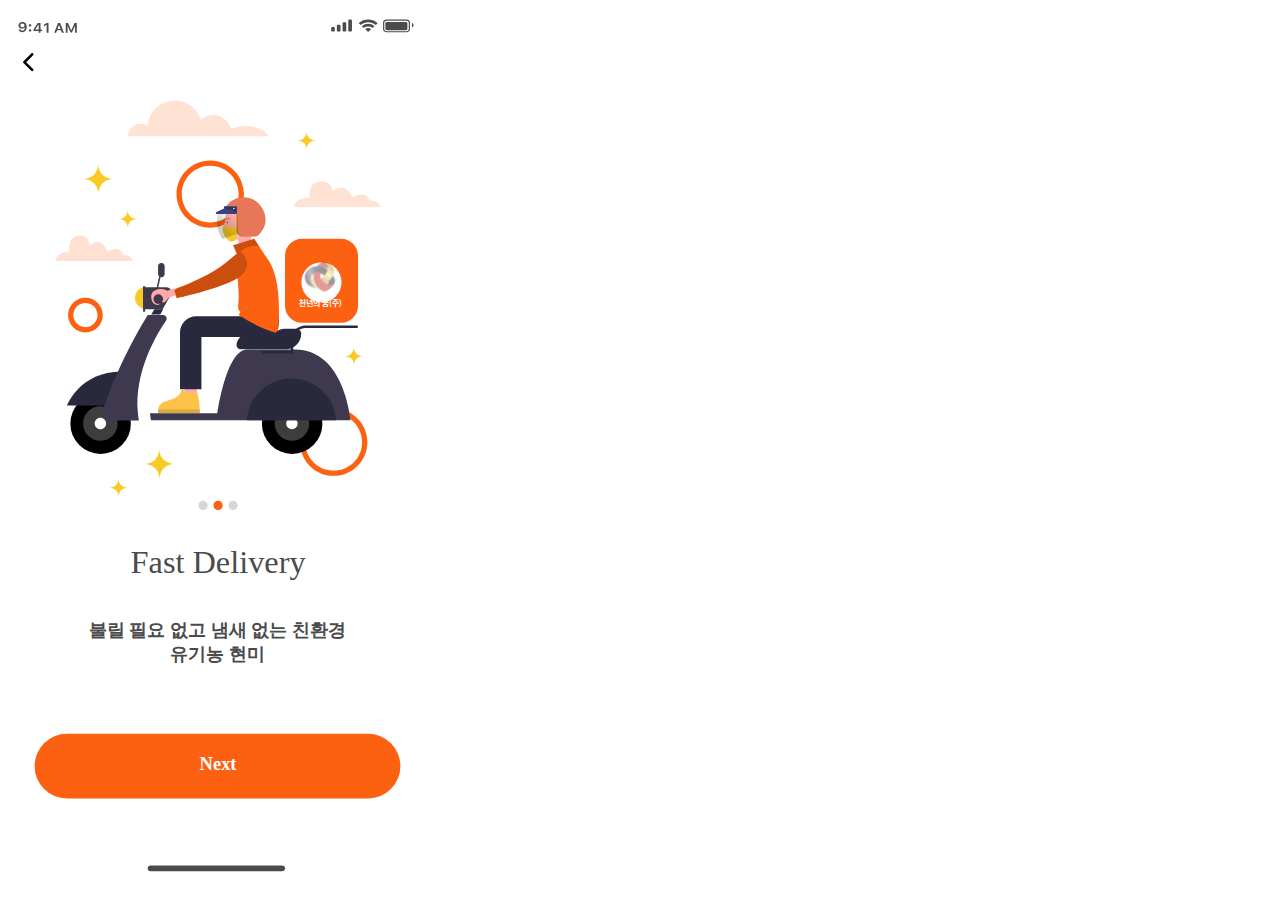
<file: HTML/dream_2.html>
<!DOCTYPE html>
<html>
<head>
<meta charset="utf-8"/>
<meta http-equiv="X-UA-Compatible" content="IE=edge"/>
<meta name="viewport" content="width=device-width, initial-scale=1.0">
<title>dream_2</title>
<link rel="stylesheet" type="text/css" id="applicationStylesheet" href="css/dream_2.css"/>
<script id="applicationScript" type="text/javascript" src="js/dream_2.js"></script>
</head>
<body>
<div id="dream_2">
	<div id="Fast_delivery_screen">
		<div id="text09">
			<svg class="n_183_y">
				<rect id="n_183_y" rx="2.5" ry="2.5" x="0" y="0" width="119" height="5">
				</rect>
			</svg>
			<div id="n________">
				<span>불릴 필요 없고 냄새 없는 친환경 유기농 현미 </span>
			</div>
			<div id="Fast_Delivery">
				<span>Fast Delivery</span>
			</div>
		</div>
		<div id="Slider_indicators_y">
			<svg class="n_1_y">
				<ellipse id="n_1_y" rx="4" ry="4" cx="4" cy="4">
				</ellipse>
			</svg>
			<svg class="n_2_y">
				<ellipse id="n_2_y" rx="4" ry="4" cx="4" cy="4">
				</ellipse>
			</svg>
			<svg class="n_3_y">
				<ellipse id="n_3_y" rx="4" ry="4" cx="4" cy="4">
				</ellipse>
			</svg>
		</div>
		<div onclick="application.goToTargetView(event)" id="Send_Button_za" class="Send_Button">
			<svg class="n_7_zb">
				<rect id="n_7_zb" rx="28" ry="28" x="0" y="0" width="317" height="56">
				</rect>
			</svg>
			<div id="Next_zc">
				<span>Next</span>
			</div>
		</div>
		<div id="Delivery_vector">
			<div id="n_8143">
				<div id="n_8140">
					<svg class="n_10160" viewBox="552.07 103.079 121.613 31.193">
						<path id="n_10160" d="M 673.683349609375 134.2717895507812 L 552.0698852539062 134.2717895507812 C 552.0698852539062 128.2773132324219 556.9307861328125 123.4164505004883 562.92529296875 123.4164505004883 C 565.2470092773438 123.4164505004883 567.398681640625 124.1455764770508 569.1629028320312 125.3913803100586 C 569.7594604492188 112.9689865112305 580.0233764648438 103.0790023803711 592.596923828125 103.0790023803711 C 603.2943115234375 103.0790023803711 612.3123779296875 110.2275314331055 615.1456298828125 120.0070419311523 C 618.0910034179688 117.2264862060547 622.0527954101562 115.5200881958008 626.4276123046875 115.5200881958008 C 633.3992919921875 115.5200881958008 639.3599853515625 121.8239059448242 641.7477416992188 127.9560928344727 C 645.0994873046875 126.3227462768555 649.0748901367188 125.3846054077148 653.3374633789062 125.3846054077148 C 662.7037963867188 125.3846054077148 670.6715698242188 127.9424819946289 673.683349609375 134.2717895507812 Z">
						</path>
					</svg>
					<div id="n_8137">
						<div id="n_8136">
							<svg class="n_10161" viewBox="632.591 144.237 75.041 22.299">
								<path id="n_10161" d="M 707.2850341796875 165.7471771240234 C 707.1915893554688 165.5330200195312 704.9209594726562 160.5395660400391 698.3826293945312 161.1905364990234 C 697.7401123046875 159.5061798095703 694.136962890625 151.9718627929688 682.9246826171875 158.2909851074219 C 682.035888671875 156.0458068847656 676.9641723632812 145.0358123779297 665.7213745117188 152.7638854980469 C 665.5632934570312 151.6387634277344 665.0703735351562 149.3425903320312 663.569580078125 147.3999633789062 C 661.4977416992188 144.7196807861328 658.3331909179688 143.7339172363281 654.1640625 144.4766540527344 C 650.390869140625 145.1462860107422 647.8653564453125 147.1178283691406 646.658447265625 150.3385467529297 C 645.463623046875 153.5270233154297 645.922607421875 156.9772033691406 646.2030029296875 158.4150543212891 C 643.8985595703125 158.5085601806641 633.7501220703125 159.2937774658203 632.6912841796875 165.9103088378906 L 632.5910034179688 166.5357818603516 L 707.6317138671875 166.5357818603516 L 707.2850341796875 165.7471771240234 Z">
								</path>
							</svg>
						</div>
					</div>
					<div id="n_8139">
						<div id="n_8138">
							<svg class="n_10162" viewBox="517.267 171.675 67.234 22.298">
								<path id="n_10162" d="M 584.1904907226562 193.1848754882812 C 584.1055297851562 192.9707336425781 582.071044921875 187.9756011962891 576.2124633789062 188.6282348632812 C 575.6381225585938 186.9439086914062 572.4104614257812 179.4095916748047 562.3641967773438 185.7287445068359 C 561.5670166015625 183.4835510253906 557.0239868164062 172.4735412597656 546.9505004882812 180.2016143798828 C 546.8077392578125 179.0764617919922 546.3674926757812 176.7803192138672 545.023193359375 174.837646484375 C 543.1671142578125 172.1574096679688 540.332275390625 171.1733551025391 536.5947265625 171.9143524169922 C 533.21435546875 172.5822906494141 530.9520874023438 174.5555419921875 529.8712158203125 177.7762756347656 C 528.8003540039062 180.9647369384766 529.2116088867188 184.4132080078125 529.4632568359375 185.852783203125 C 527.3983154296875 185.9462738037109 518.3053588867188 186.7314910888672 517.3569946289062 193.3480377197266 L 517.2669677734375 193.9734954833984 L 584.50146484375 193.9734954833984 L 584.1904907226562 193.1848754882812 Z">
								</path>
							</svg>
						</div>
					</div>
				</div>
				<div id="n_8141">
					<svg class="n_10163" viewBox="523.917 203.58 30.129 30.131">
						<path id="n_10163" d="M 538.9822387695312 233.7105407714844 C 530.6746215820312 233.7105407714844 523.9169311523438 226.9512176513672 523.9169311523438 218.6452789306641 C 523.9169311523438 210.3376007080078 530.6746215820312 203.5799560546875 538.9822387695312 203.5799560546875 C 547.2882690429688 203.5799560546875 554.0457763671875 210.3376007080078 554.0457763671875 218.6452789306641 C 554.0457763671875 226.9512176513672 547.2882690429688 233.7105407714844 538.9822387695312 233.7105407714844 Z M 538.9822387695312 208.1366119384766 C 533.1883544921875 208.1366119384766 528.4736328125 212.851318359375 528.4736328125 218.6452789306641 C 528.4736328125 224.4391784667969 533.1883544921875 229.1539001464844 538.9822387695312 229.1539001464844 C 544.7761840820312 229.1539001464844 549.4909057617188 224.4391784667969 549.4909057617188 218.6452789306641 C 549.4909057617188 212.851318359375 544.7761840820312 208.1366119384766 538.9822387695312 208.1366119384766 Z">
						</path>
					</svg>
					<svg class="n_10164" viewBox="635.485 259.853 58.405 58.405">
						<path id="n_10164" d="M 664.6875 318.2581481933594 C 648.58544921875 318.2581481933594 635.4849243164062 305.1576232910156 635.4849243164062 289.0555725097656 C 635.4849243164062 272.9518432617188 648.58544921875 259.8529663085938 664.6875 259.8529663085938 C 680.78955078125 259.8529663085938 693.89013671875 272.9518432617188 693.89013671875 289.0555725097656 C 693.89013671875 305.1576232910156 680.78955078125 318.2581481933594 664.6875 318.2581481933594 Z M 664.6875 264.4096374511719 C 651.0974731445312 264.4096374511719 640.0415649414062 275.4655456542969 640.0415649414062 289.0555725097656 C 640.0415649414062 302.6455993652344 651.0974731445312 313.7015380859375 664.6875 313.7015380859375 C 678.277587890625 313.7015380859375 689.33349609375 302.6455993652344 689.33349609375 289.0555725097656 C 689.33349609375 275.4655456542969 678.277587890625 264.4096374511719 664.6875 264.4096374511719 Z">
						</path>
					</svg>
					<svg class="n_10165" viewBox="576.337 133.615 58.405 58.405">
						<path id="n_10165" d="M 605.5396118164062 192.0200958251953 C 589.4374389648438 192.0200958251953 576.3369140625 178.9195861816406 576.3369140625 162.8175506591797 C 576.3369140625 146.7155151367188 589.4374389648438 133.614990234375 605.5396118164062 133.614990234375 C 621.6433715820312 133.614990234375 634.7421264648438 146.7155151367188 634.7421264648438 162.8175506591797 C 634.7421264648438 178.9195861816406 621.6433715820312 192.0200958251953 605.5396118164062 192.0200958251953 Z M 605.5396118164062 138.1716156005859 C 591.9495849609375 138.1716156005859 580.8935546875 149.2275085449219 580.8935546875 162.8175506591797 C 580.8935546875 176.4075622558594 591.9495849609375 187.4635009765625 605.5396118164062 187.4635009765625 C 619.129638671875 187.4635009765625 630.187255859375 176.4075622558594 630.187255859375 162.8175506591797 C 630.187255859375 149.2275085449219 619.129638671875 138.1716156005859 605.5396118164062 138.1716156005859 Z">
						</path>
					</svg>
				</div>
				<div id="n_8142">
					<svg class="n_10166" viewBox="561 280.671 26.371 26.371">
						<path id="n_10166" d="M 574.1854858398438 307.0419921875 C 574.1854858398438 307.0419921875 574.3485717773438 293.8565063476562 587.3709106445312 293.8565063476562 C 587.3709106445312 293.8565063476562 574.1854858398438 293.6933288574219 574.1854858398438 280.6709289550781 C 574.1854858398438 280.6709289550781 574.0222778320312 293.8565063476562 560.9999389648438 293.8565063476562 C 560.9999389648438 293.8565063476562 574.1854858398438 294.0196533203125 574.1854858398438 307.0419921875 Z">
						</path>
					</svg>
					<svg class="n_10167" viewBox="531.206 135.621 26.369 26.369">
						<path id="n_10167" d="M 544.3915405273438 161.9903106689453 C 544.3915405273438 161.9903106689453 544.5529174804688 148.8064727783203 557.5752563476562 148.8064727783203 C 557.5752563476562 148.8064727783203 544.3915405273438 148.6433258056641 544.3915405273438 135.6209869384766 C 544.3915405273438 135.6209869384766 544.228271484375 148.8064727783203 531.2059326171875 148.8064727783203 C 531.2059326171875 148.8064727783203 544.3915405273438 148.9696655273438 544.3915405273438 161.9903106689453 Z">
						</path>
					</svg>
					<svg class="n_10168" viewBox="545.282 296.187 15.485 15.485">
						<path id="n_10168" d="M 553.0235595703125 311.6720581054688 C 553.0235595703125 311.6720581054688 553.1187744140625 303.9286804199219 560.7669677734375 303.9286804199219 C 560.7669677734375 303.9286804199219 553.0235595703125 303.8334655761719 553.0235595703125 296.18701171875 C 553.0235595703125 296.18701171875 552.9283447265625 303.9286804199219 545.2819213867188 303.9286804199219 C 545.2819213867188 303.9286804199219 553.0235595703125 304.0255737304688 553.0235595703125 311.6720581054688 Z">
						</path>
					</svg>
					<svg class="n_10169" viewBox="658.289 228.666 15.485 15.485">
						<path id="n_10169" d="M 666.0322875976562 244.1510314941406 C 666.0322875976562 244.1510314941406 666.1275024414062 236.4093475341797 673.7740478515625 236.4093475341797 C 673.7740478515625 236.4093475341797 666.0322875976562 236.3141937255859 666.0322875976562 228.6659698486328 C 666.0322875976562 228.6659698486328 665.9371948242188 236.4093475341797 658.2888793945312 236.4093475341797 C 658.2888793945312 236.4093475341797 666.0322875976562 236.5045013427734 666.0322875976562 244.1510314941406 Z">
						</path>
					</svg>
					<svg class="n_10170" viewBox="635.554 118.779 15.485 15.485">
						<path id="n_10170" d="M 643.2955932617188 134.2640533447266 C 643.2955932617188 134.2640533447266 643.3906860351562 126.5206604003906 651.0388793945312 126.5206604003906 C 651.0388793945312 126.5206604003906 643.2955932617188 126.4254913330078 643.2955932617188 118.7789840698242 C 643.2955932617188 118.7789840698242 643.200439453125 126.5206604003906 635.5538940429688 126.5206604003906 C 635.5538940429688 126.5206604003906 643.2955932617188 126.6175384521484 643.2955932617188 134.2640533447266 Z">
						</path>
					</svg>
					<svg class="n_10171" viewBox="549.837 158.774 15.485 15.485">
						<path id="n_10171" d="M 557.5803833007812 174.2590484619141 C 557.5803833007812 174.2590484619141 557.675537109375 166.5173645019531 565.3220825195312 166.5173645019531 C 565.3220825195312 166.5173645019531 557.5803833007812 166.4204711914062 557.5803833007812 158.7739868164062 C 557.5803833007812 158.7739868164062 557.4833984375 166.5173645019531 549.8369140625 166.5173645019531 C 549.8369140625 166.5173645019531 557.5803833007812 166.6125640869141 557.5803833007812 174.2590484619141 Z">
						</path>
					</svg>
				</div>
			</div>
			<div id="n_8151">
				<svg class="n_10172" viewBox="580.345 245.41 10.688 14.082">
					<path id="n_10172" d="M 591.0328979492188 257.3251953125 L 591.0328979492188 245.4099884033203 L 580.3453369140625 245.4099884033203 L 580.3453369140625 258.5527954101562 L 589.94970703125 259.4916687011719 L 591.0328979492188 257.3251953125 Z">
					</path>
				</svg>
				<div id="n_8144">
					<svg class="n_10173" viewBox="567.165 250.947 36.107 19.703">
						<path id="n_10173" d="M 603.2491455078125 270.6501770019531 L 567.1649169921875 270.6501770019531 L 567.1649169921875 268.8129272460938 C 567.1649169921875 268.3845825195312 567.2006225585938 267.9579772949219 567.2702026367188 267.517822265625 C 567.754638671875 264.3990173339844 570.0202026367188 261.810546875 573.15087890625 260.9437255859375 C 579.0774536132812 259.2917175292969 587.257568359375 256.0913696289062 587.154052734375 251.0656585693359 L 587.1897583007812 251.0537261962891 C 589.4994506835938 250.5574493408203 591.8109741210938 251.8389739990234 592.6199340820312 254.0467376708984 L 600.94970703125 252.4984283447266 C 602.6594848632812 258.0204162597656 603.133544921875 263.7395935058594 603.2491455078125 267.517822265625 C 603.2847900390625 268.8247985839844 603.2730102539062 269.89892578125 603.2491455078125 270.6501770019531 Z">
						</path>
					</svg>
					<svg class="n_10174" viewBox="567.165 260.697 36.107 3.132">
						<path id="n_10174" d="M 603.2491455078125 263.829345703125 L 567.1649169921875 263.829345703125 L 567.1649169921875 261.9920959472656 C 567.1649169921875 261.5637817382812 567.2006225585938 261.1371459960938 567.2702026367188 260.6969909667969 L 603.2491455078125 260.6969909667969 C 603.2847900390625 262.0039672851562 603.2730102539062 263.078125 603.2491455078125 263.829345703125 Z">
						</path>
					</svg>
				</div>
				<svg class="n_10175" viewBox="576.86 212.865 85.628 63.317">
					<path id="n_10175" d="M 662.4877319335938 212.8649749755859 L 662.4877319335938 219.1279602050781 C 662.4877319335938 225.6306915283203 657.2171630859375 230.9011535644531 650.714599609375 230.9011535644531 L 595.426513671875 230.9011535644531 L 595.426513671875 276.1819458007812 L 576.8599243164062 276.1819458007812 L 576.8599243164062 227.0923004150391 C 576.8599243164062 219.2350769042969 583.2283935546875 212.8649749755859 591.085693359375 212.8649749755859 L 662.4877319335938 212.8649749755859 Z">
					</path>
				</svg>
				<div id="n_8146">
					<svg class="n_10176" viewBox="598.829 156.133 30.871 39.297">
						<path id="n_10176" d="M 623.6638793945312 183.1926879882812 C 623.4446411132812 183.8674468994141 623.3970336914062 184.6050415039062 623.5380859375 185.3256988525391 L 625.0916137695312 193.1387634277344 L 613.6702880859375 195.4298248291016 L 612.1950073242188 186.4559326171875 C 611.2703857421875 186.6751556396484 610.3135986328125 186.879150390625 609.324462890625 187.1136779785156 C 608.3828735351562 187.3346252441406 607.4428100585938 187.5385589599609 606.5320434570312 187.7102508544922 C 605.5903930664062 187.8836059570312 604.6962890625 187.6320495605469 604.0369262695312 187.0830841064453 C 604.021484375 187.0830841064453 604.021484375 187.0830841064453 604.00634765625 187.0677795410156 C 603.817626953125 186.8468170166016 603.6290283203125 186.6275939941406 603.4251098632812 186.3930358886719 C 603.4097900390625 186.3777313232422 603.3944702148438 186.3607482910156 603.3944702148438 186.3454742431641 C 598.013427734375 179.8971557617188 598.38916015625 176.8378601074219 599.53466796875 174.3904571533203 C 600.2874755859375 172.7911376953125 601.2291870117188 171.5351257324219 601.2291870117188 169.6995544433594 C 600.3198852539062 163.0473175048828 605.056640625 158.1694183349609 611.0971069335938 156.6312866210938 C 612.6028442382812 156.2539825439453 614.203857421875 156.0823211669922 615.8201904296875 156.1452331542969 C 617.4365234375 156.2080993652344 618.98828125 156.5531158447266 620.4483032226562 157.1326599121094 L 620.4635009765625 157.1326599121094 C 621.6566772460938 157.6034851074219 622.7852783203125 158.2323150634766 623.8049926757812 159.0005493164062 C 627.2262573242188 161.5414581298828 629.5155639648438 165.5576171875 629.6890258789062 170.0292816162109 C 629.860595703125 174.5944061279297 627.9315795898438 178.7057495117188 624.77880859375 181.4658966064453 C 624.2451782226562 181.9366912841797 623.8831787109375 182.5332489013672 623.6638793945312 183.1926879882812 Z">
						</path>
					</svg>
					<svg class="n_10177" viewBox="606.047 156.133 18.603 27.06">
						<path id="n_10177" d="M 624.6388549804688 170.0292816162109 C 624.8106079101562 174.5944061279297 622.8815307617188 178.7057495117188 619.7286376953125 181.4658966064453 C 619.1951904296875 181.9366912841797 618.8330078125 182.5332489013672 618.61376953125 183.1926879882812 L 613.248046875 178.2808380126953 C 613.248046875 178.2808380126953 615.2876586914062 175.9285888671875 612.6838989257812 172.587158203125 C 610.884033203125 170.2774047851562 609.2337646484375 172.0211944580078 608.3856811523438 173.3196868896484 C 608.1561279296875 173.6715087890625 607.6207275390625 173.5389404296875 607.5613403320312 173.1225433349609 C 606.794677734375 167.7620086669922 608.82421875 164.4596710205078 608.82421875 164.4596710205078 L 606.0469360351562 156.6312866210938 C 607.5526733398438 156.2539825439453 609.1537475585938 156.0823211669922 610.77001953125 156.1452331542969 C 612.3863525390625 156.2080993652344 613.938232421875 156.5531158447266 615.3981323242188 157.1326599121094 L 615.413330078125 157.1326599121094 L 618.7548828125 159.0005493164062 C 622.1762084960938 161.5414581298828 624.4654541015625 165.5576171875 624.6388549804688 170.0292816162109 Z">
						</path>
					</svg>
					<svg class="n_10178" viewBox="601.096 164.654 0.588 1.457">
						<path id="n_10178" d="M 601.68408203125 165.3814086914062 C 601.68408203125 165.7842254638672 601.5531616210938 166.1105346679688 601.3900146484375 166.1105346679688 C 601.2285766601562 166.1105346679688 601.0960083007812 165.7842254638672 601.0960083007812 165.3814086914062 C 601.0960083007812 164.9803009033203 601.2285766601562 164.6539764404297 601.3900146484375 164.6539764404297 C 601.5531616210938 164.6539764404297 601.68408203125 164.9803009033203 601.68408203125 165.3814086914062 Z">
						</path>
					</svg>
					<svg class="n_10179" viewBox="600.695 163.089 2.799 0.82">
						<path id="n_10179" d="M 600.6998291015625 163.908447265625 C 600.6998291015625 163.908447265625 600.4552612304688 162.2411193847656 603.4939575195312 163.6620025634766">
						</path>
					</svg>
					<svg class="n_10180" viewBox="604.794 165.211 9.044 13.783">
						<path id="n_10180" d="M 604.7940673828125 169.4296417236328 L 612.2913818359375 165.2109069824219 L 613.837646484375 173.2090606689453 L 604.7940673828125 178.9943084716797">
						</path>
					</svg>
					<div id="n_8145">
						<svg class="n_10181" viewBox="608.198 164.145 6.893 10.23">
							<path id="n_10181" d="M 608.197998046875 167.4827728271484 C 608.197998046875 167.4827728271484 611.1536254882812 161.8434906005859 613.94775390625 165.2257232666016 C 616.7435302734375 168.609619140625 614.1448364257812 176.6555328369141 609.046142578125 173.7576904296875">
							</path>
						</svg>
						<svg class="n_10182" viewBox="609.206 165.627 3.092 4.398">
							<path id="n_10182" d="M 609.209716796875 170.0255279541016 C 609.209716796875 170.0255279541016 608.9631958007812 164.7312774658203 612.2978515625 165.7595367431641">
							</path>
						</svg>
						<svg class="n_10183" viewBox="609.623 166.177 1.122 2.826">
							<path id="n_10183" d="M 610.64794921875 169.0033874511719 C 610.64794921875 169.0033874511719 611.2120361328125 166.8330230712891 609.6229248046875 166.1769866943359">
							</path>
						</svg>
					</div>
					<svg class="n_10184" viewBox="598.828 166.875 12.445 13.374">
						<path id="n_10184" d="M 609.3245239257812 179.5981903076172 C 608.3829345703125 179.8191528320312 607.4412231445312 180.0230712890625 606.5321044921875 180.1947784423828 C 605.5903930664062 180.3681335449219 604.6963500976562 180.1165771484375 604.0370483398438 179.5676116943359 C 604.0216064453125 179.5676116943359 604.0216064453125 179.5676116943359 604.0064086914062 179.5523071289062 C 603.8176879882812 179.3313293457031 603.6290893554688 179.1121063232422 603.4251708984375 178.8775634765625 C 603.4098510742188 178.8622589111328 603.3944702148438 178.8452606201172 603.3944702148438 178.8299713134766 C 598.0119018554688 172.3816833496094 598.3892211914062 169.3223876953125 599.5347290039062 166.8749542236328 C 601.181640625 167.0789031982422 606.4368286132812 167.7060699462891 608.4304809570312 167.6602020263672 C 611.615478515625 167.5973052978516 612.4143676757812 172.7266693115234 609.3245239257812 179.5981903076172 Z">
						</path>
					</svg>
				</div>
				<svg class="n_10185" viewBox="604.133 173.456 22.798 13.704">
					<path id="n_10185" d="M 626.931396484375 180.2628784179688 C 621.4994506835938 179.6204223632812 615.1209106445312 181.4593963623047 609.7960815429688 185.6404266357422 L 609.779052734375 185.6404266357422 C 609.0990600585938 186.1231079101562 608.4380493164062 186.622802734375 607.7411499023438 187.1598815917969 C 606.6516723632812 184.8365173339844 604.1329345703125 178.9405822753906 604.1329345703125 178.9405822753906 L 622.5533447265625 173.4559783935547 C 622.5533447265625 173.4559783935547 624.591064453125 176.6172485351562 626.931396484375 180.2628784179688 Z">
					</path>
				</svg>
				<div id="n_8147">
					<svg class="n_107">
						<ellipse id="n_107" rx="26.198348999023438" ry="26.198348999023438" cx="26.198348999023438" cy="26.198348999023438">
						</ellipse>
					</svg>
					<svg class="n_10207" viewBox="0 0 29.941 29.941">
						<path id="n_10207" d="M 14.97046279907227 -1.437126773140562e-08 C 23.23841857910156 -1.437126773140562e-08 29.94092559814453 6.70250415802002 29.94092559814453 14.97046279907227 C 29.94092559814453 23.23841857910156 23.23841857910156 29.94092559814453 14.97046279907227 29.94092559814453 C 6.70250415802002 29.94092559814453 -1.437126773140562e-08 23.23841857910156 -1.437126773140562e-08 14.97046279907227 C -1.437126773140562e-08 6.70250415802002 6.70250415802002 -1.437126773140562e-08 14.97046279907227 -1.437126773140562e-08 Z">
						</path>
					</svg>
					<svg class="n_10186" viewBox="537.395 264.684 9.98 9.982">
						<path id="n_10186" d="M 547.375 269.6739807128906 C 547.375 272.4307556152344 545.1416625976562 274.6658020019531 542.3849487304688 274.6658020019531 C 539.6298828125 274.6658020019531 537.3948364257812 272.4307556152344 537.3948364257812 269.6739807128906 C 537.3948364257812 266.9189453125 539.6298828125 264.6839599609375 542.3849487304688 264.6839599609375 C 545.1416625976562 264.6839599609375 547.375 266.9189453125 547.375 269.6739807128906 Z">
						</path>
					</svg>
				</div>
				<svg class="n_10187" viewBox="523.073 241.431 47.497 29.541">
					<path id="n_10187" d="M 560.5951538085938 270.9717712402344 L 523.072998046875 270.9717712402344 C 523.072998046875 270.9717712402344 534.0914916992188 241.4309692382812 570.570068359375 241.4309692382812 L 560.5951538085938 270.9717712402344 Z">
					</path>
				</svg>
				<svg class="n_10188" viewBox="605.567 160.662 18.553 20.047">
					<path id="n_10188" d="M 624.1197509765625 179.2386627197266 C 623.3294677734375 180.1683349609375 622.1754150390625 180.7088165283203 620.955078125 180.7088165283203 L 610.8016357421875 180.7088165283203 C 607.91064453125 180.7088165283203 605.5670166015625 178.3650512695312 605.5670166015625 175.4740142822266 L 605.5670166015625 160.6619720458984 L 622.1448974609375 160.6619720458984 L 624.1197509765625 179.2386627197266 Z">
					</path>
				</svg>
				<svg class="n_10189_n" viewBox="595.941 159.826 21.262 23.451">
					<linearGradient id="n_10189_n" spreadMethod="pad" x1="0.307" x2="0.703" y1="0.659" y2="0.167">
						<stop offset="0" stop-color="#000" stop-opacity="1"></stop>
						<stop offset="1" stop-color="#000" stop-opacity="0"></stop>
					</linearGradient>
					<path id="n_10189_n" d="M 596.8775024414062 161.246826171875 C 596.8775024414062 161.246826171875 593.0568237304688 171.5141296386719 600.8494873046875 183.2770690917969 L 617.2030639648438 176.7999114990234 L 614.3731689453125 159.8259735107422 L 596.8775024414062 161.246826171875 Z">
					</path>
				</svg>
				<svg class="n_10190" viewBox="598.374 152.683 37.165 33.608">
					<path id="n_10190" d="M 631.0538330078125 159.7584075927734 C 627.569580078125 155.4329223632812 622.3348388671875 152.6829528808594 616.472900390625 152.6829528808594 C 610.6126708984375 152.6829528808594 605.3609619140625 155.4329223632812 601.876708984375 159.7584075927734 C 600.34033203125 161.6330871582031 599.1251220703125 163.8323669433594 598.3740234375 166.2441101074219 L 611.5966796875 166.2441101074219 L 611.5966796875 181.0561370849609 C 611.5966796875 183.9471740722656 613.940673828125 186.2909240722656 616.8316650390625 186.2909240722656 L 626.9849853515625 186.2909240722656 C 628.205322265625 186.2909240722656 629.357666015625 185.7504730224609 630.149658203125 184.8207702636719 C 633.0235595703125 181.4436492919922 635.5391845703125 177.1504364013672 635.5391845703125 172.4799346923828 C 635.5391845703125 167.6377716064453 633.8582763671875 163.1882019042969 631.0538330078125 159.7584075927734 Z">
					</path>
				</svg>
				<svg class="n_10191" viewBox="595.384 156.846 18.305 6.486">
					<path id="n_10191" d="M 613.68896484375 156.8459625244141 L 613.68896484375 163.3316955566406 L 596.2849731445312 163.3316955566406 C 595.3026733398438 163.3316955566406 595.0340576171875 161.9906616210938 595.9280395507812 161.5810699462891 L 602.6636962890625 158.6135711669922 L 602.7706298828125 156.8459625244141 L 613.68896484375 156.8459625244141 Z">
					</path>
				</svg>
				<svg class="n_10192" viewBox="599.667 156.846 11.025 5.395">
					<path id="n_10192" d="M 610.6921997070312 156.8459625244141 L 610.6921997070312 162.2404937744141 C 605.9571533203125 158.6135711669922 599.6669311523438 158.6135711669922 599.6669311523438 158.6135711669922 L 599.7738647460938 156.8459625244141 L 610.6921997070312 156.8459625244141 Z">
					</path>
				</svg>
				<svg class="n_10193" viewBox="604.4 157.645 1.339 1.339">
					<path id="n_10193" d="M 605.7391967773438 158.3146209716797 C 605.7391967773438 158.6851348876953 605.4401245117188 158.9842681884766 605.0695190429688 158.9842681884766 C 604.6990356445312 158.9842681884766 604.3998413085938 158.6851348876953 604.3998413085938 158.3146209716797 C 604.3998413085938 157.9441070556641 604.6990356445312 157.6450042724609 605.0695190429688 157.6450042724609 C 605.4401245117188 157.6450042724609 605.7391967773438 157.9441070556641 605.7391967773438 158.3146209716797 Z">
					</path>
				</svg>
				<svg class="n_10194" viewBox="556.165 198.577 7.152 18.47">
					<path id="n_10194" d="M 563.31689453125 198.5769500732422 L 563.31689453125 217.0465240478516 C 559.1936645507812 215.9945220947266 556.1649780273438 212.2740478515625 556.1649780273438 207.8194122314453 L 556.1649780273438 207.8041076660156 C 556.1649780273438 203.3494262695312 559.1936645507812 199.6290130615234 563.31689453125 198.5769500732422 Z">
					</path>
				</svg>
				<svg class="n_10195" viewBox="560.373 198.391 24.697 19.104">
					<path id="n_10195" d="M 584.4069213867188 205.2386474609375 C 582.3012084960938 208.670166015625 579.8946533203125 212.8069763183594 577.3571166992188 217.4944915771484 L 562.7659912109375 217.4944915771484 C 562.5636596679688 217.4944915771484 562.3615112304688 217.4944915771484 562.1608276367188 217.4655914306641 C 561.54052734375 217.4349975585938 560.948974609375 217.3347320556641 560.3728637695312 217.1766662597656 L 560.3728637695312 198.7070617675781 C 560.948974609375 198.5490112304688 561.54052734375 198.4470367431641 562.1608276367188 198.4181671142578 C 562.3615112304688 198.3909759521484 562.5636596679688 198.3909759521484 562.7659912109375 198.3909759521484 L 580.5438232421875 198.3909759521484 C 584.0604248046875 198.3909759521484 586.2374267578125 202.2388610839844 584.4069213867188 205.2386474609375 Z">
					</path>
				</svg>
				<svg class="n_10196" viewBox="564.248 209.63 10.398 4.681">
					<path id="n_10196" d="M 574.6461791992188 209.6299743652344 C 573.823486328125 211.1307067871094 573.0026245117188 212.7028503417969 572.1630859375 214.3106842041016 L 564.2479858398438 214.3106842041016 C 565.1946411132812 212.7555084228516 566.1599731445312 211.2021026611328 567.142333984375 209.6299743652344 L 574.6461791992188 209.6299743652344 Z">
					</path>
				</svg>
				<svg class="n_10197" viewBox="541.283 212.384 55.49 91.355">
					<path id="n_10197" d="M 596.2327880859375 217.2261047363281 C 587.9795532226562 229.26953125 568.3065185546875 262.1619262695312 571.8094482421875 297.6292419433594 C 572.0048217773438 299.6653747558594 572.292236328125 301.7031860351562 572.6490478515625 303.7392883300781 L 548.4959106445312 303.7392883300781 C 543.5892333984375 303.7392883300781 540.1117553710938 298.9549560546875 541.6516723632812 294.2963256835938 C 546.5635986328125 279.4434509277344 558.23974609375 248.5600433349609 580.314208984375 212.3839721679688 L 593.6782836914062 212.3839721679688 C 596.161376953125 212.3839721679688 597.6264038085938 215.1712951660156 596.2327880859375 217.2261047363281 Z">
					</path>
				</svg>
				<svg class="n_10208" viewBox="0 0 1.788 22.218">
					<path id="n_10208" d="M 0 0 L 1.787812352180481 0 L 1.787812352180481 22.21771812438965 L 0 22.21771812438965 L 0 0 Z">
					</path>
				</svg>
				<svg class="n_10198" viewBox="574.908 177.387 89.809 75.936">
					<path id="n_10198" d="M 663.6900634765625 253.3233489990234 C 646.966064453125 249.1066741943359 629.7949829101562 237.4389038085938 629.7949829101562 237.4389038085938 L 631.3687744140625 234.5274810791016 C 627.8659057617188 232.6154327392578 629.9393920898438 228.3987426757812 629.7949829101562 220.3578796386719 C 629.6709594726562 212.3187561035156 628.8125610351562 205.2790222167969 628.8125610351562 205.2790222167969 L 628.795654296875 205.2959747314453 C 612.821044921875 214.5333404541016 576.9984130859375 222.1458435058594 576.9984130859375 222.1458435058594 L 574.907958984375 214.6591186523438 C 574.907958984375 214.6591186523438 592.29150390625 208.6204376220703 608.71142578125 199.0244750976562 C 617.377685546875 193.9511566162109 623.1851806640625 188.3577423095703 628.1871337890625 184.4095764160156 C 628.8839111328125 183.8725280761719 629.5450439453125 183.3728332519531 630.2249145507812 182.8901519775391 L 630.241943359375 182.8901519775391 C 630.814697265625 182.4431457519531 631.4044189453125 182.0148315429688 632.0111694335938 181.6035308837891 L 632.0299682617188 181.6035308837891 C 636.9605102539062 178.3335113525391 642.53515625 176.9398040771484 647.3773193359375 177.5125732421875 C 648.7353515625 179.6200866699219 650.2003173828125 181.8907623291016 651.4324340820312 183.7841186523438 C 652.488037109375 185.3919677734375 653.3632202148438 186.7329406738281 653.898681640625 187.4824676513672 C 653.898681640625 187.4824676513672 653.9173583984375 187.4994659423828 653.9173583984375 187.5181579589844 C 661.2597045898438 196.7198181152344 667.1742553710938 215.6414947509766 663.6900634765625 253.3233489990234 Z">
					</path>
				</svg>
				<svg class="n_10199" viewBox="565.956 190.226 6.152 23.024">
					<path id="n_10199" d="M 566.6275634765625 213.2503662109375 C 566.5798950195312 213.2503662109375 566.5306396484375 213.2452697753906 566.4813842773438 213.2350769042969 C 566.1209106445312 213.1534881591797 565.8916015625 212.7965698242188 565.9714965820312 212.4345397949219 L 570.7830810546875 190.7493286132812 C 570.8629150390625 190.3890228271484 571.2181396484375 190.1646575927734 571.5818481445312 190.2411193847656 C 571.94384765625 190.3209991455078 572.1715698242188 190.6779327392578 572.0916748046875 191.0399475097656 L 567.2802124023438 212.7252044677734 C 567.2103881835938 213.0378875732422 566.9334716796875 213.2503662109375 566.6275634765625 213.2503662109375 Z">
					</path>
				</svg>
				<svg class="n_10200" viewBox="564.206 199.161 21.511 14.336">
					<path id="n_10200" d="M 572.0934448242188 210.7743835449219 L 572.0934448242188 210.7743835449219 C 572.3245849609375 212.2955627441406 571.0635986328125 213.6467132568359 569.533935546875 213.4835510253906 C 567.4314575195312 213.2591857910156 564.8685913085938 212.0048980712891 564.2770385742188 207.40576171875 C 563.2335205078125 199.3088684082031 574.031005859375 198.3434600830078 578.0489501953125 201.169921875 L 584.3408203125 199.1609649658203 L 585.717529296875 205.2659759521484 L 579.4630126953125 206.9128723144531 C 579.4630126953125 206.9128723144531 576.0773315429688 212.9345855712891 573.1183471679688 210.7743835449219 C 570.1577758789062 208.6158905029297 572.0934448242188 210.7743835449219 572.0934448242188 210.7743835449219 Z">
					</path>
				</svg>
				<svg class="n_109">
					<ellipse id="n_109" rx="4.185441970825195" ry="4.185441970825195" cx="4.185441970825195" cy="4.185441970825195">
					</ellipse>
				</svg>
				<svg class="n_10201" viewBox="574.908 179.868 63.264 40.542">
					<path id="n_10201" d="M 628.8125610351562 203.5434417724609 L 628.795654296875 203.5604248046875 C 612.821044921875 212.7977447509766 576.9984130859375 220.4102783203125 576.9984130859375 220.4102783203125 L 574.907958984375 212.9235229492188 C 574.907958984375 212.9235229492188 592.29150390625 206.8848724365234 608.71142578125 197.2888946533203 C 617.377685546875 192.215576171875 623.1851806640625 186.6221618652344 628.1871337890625 182.6739959716797 C 628.8839111328125 182.1369323730469 629.5450439453125 181.6372528076172 630.2249145507812 181.1545562744141 L 630.241943359375 181.1545562744141 C 630.814697265625 180.7075500488281 631.4044189453125 180.2792663574219 632.0111694335938 179.8679656982422 L 632.0299682617188 179.8679656982422 C 641.4813232421875 186.4794311523438 639.7290649414062 197.5744171142578 628.8125610351562 203.5434417724609 Z">
					</path>
				</svg>
				<svg class="n_17341">
					<rect id="n_17341" rx="3.1847000122070312" ry="3.1847000122070312" x="0" y="0" width="5.69" height="12.209">
					</rect>
				</svg>
				<div id="n_8148">
					<svg class="n_110">
						<ellipse id="n_110" rx="26.1983642578125" ry="26.1983642578125" cx="26.1983642578125" cy="26.1983642578125">
						</ellipse>
					</svg>
					<svg class="n_111">
						<ellipse id="n_111" rx="14.97044849395752" ry="14.97044849395752" cx="14.97044849395752" cy="14.97044849395752">
						</ellipse>
					</svg>
					<svg class="n_112">
						<ellipse id="n_112" rx="4.990211009979248" ry="4.990211009979248" cx="4.990211009979248" cy="4.990211009979248">
						</ellipse>
					</svg>
				</div>
				<svg class="n_10202" viewBox="559.244 230.129 173.837 61.196">
					<path id="n_10202" d="M 733.0809936523438 291.3248596191406 L 560.0835571289062 291.3248596191406 C 559.7265625 289.2887268066406 559.4392700195312 287.2509155273438 559.2440185546875 285.2148132324219 L 617.6932373046875 285.2148132324219 C 617.6932373046875 285.2148132324219 625.317626953125 230.1289825439453 643.5119018554688 230.1289825439453 L 684.9873046875 230.1289825439453 C 727.869873046875 230.1289825439453 733.0809936523438 291.3248596191406 733.0809936523438 291.3248596191406 Z">
					</path>
				</svg>
				<svg class="n_10203" viewBox="608.604 244.868 77.152 36.145">
					<path id="n_10203" d="M 685.7557373046875 281.013427734375 L 608.6039428710938 281.013427734375 C 609.8905029296875 260.8408508300781 626.6672973632812 244.8679504394531 647.179931640625 244.8679504394531 C 667.690673828125 244.8679504394531 684.4691162109375 260.8408508300781 685.7557373046875 281.013427734375 Z">
					</path>
				</svg>
				<svg class="n_10204" viewBox="604.691 219.682 56.058 17.756">
					<path id="n_10204" d="M 623.228515625 237.4377288818359 L 608.2074584960938 237.4377288818359 C 606.2648315429688 237.4377288818359 604.69091796875 235.8639068603516 604.69091796875 233.9212493896484 L 604.69091796875 233.9212493896484 C 604.69091796875 228.8938293457031 608.7648315429688 224.8198699951172 613.7922973632812 224.8198699951172 L 628.0298461914062 224.8198699951172 C 643.5524291992188 224.8198699951172 636.9630126953125 219.6819763183594 647.7962646484375 219.6819763183594 L 656.5611572265625 219.6819763183594 C 658.874267578125 219.6819763183594 660.7490234375 221.5583343505859 660.7490234375 223.8697814941406 L 660.7490234375 223.8697814941406 C 660.7490234375 231.3633422851562 654.6744995117188 237.4377288818359 647.1810302734375 237.4377288818359 L 623.228515625 237.4377288818359 Z">
					</path>
				</svg>
				<svg class="n_17342">
					<rect id="n_17342" rx="14.58329963684082" ry="14.58329963684082" x="0" y="0" width="63.305" height="72.661">
					</rect>
				</svg>
				<svg class="n_10205" viewBox="616.356 217.838 83.245 24.287">
					<path id="n_10205" d="M 643.50537109375 242.1253051757812 L 617.436767578125 242.1253051757812 C 616.8402099609375 242.1253051757812 616.3558959960938 241.6409301757812 616.3558959960938 241.0443725585938 C 616.3558959960938 240.4477996826172 616.8402099609375 239.9633941650391 617.436767578125 239.9633941650391 L 641.3417358398438 239.9633941650391 L 641.3417358398438 230.7498779296875 C 641.3417358398438 223.6302032470703 647.134033203125 217.8379821777344 654.2553100585938 217.8379821777344 L 698.5197143554688 217.8379821777344 C 699.1162719726562 217.8379821777344 699.6007690429688 218.3223571777344 699.6007690429688 218.9189147949219 C 699.6007690429688 219.5154876708984 699.1162719726562 219.9998626708984 698.5197143554688 219.9998626708984 L 654.2553100585938 219.9998626708984 C 648.3270874023438 219.9998626708984 643.50537109375 224.8233489990234 643.50537109375 230.7498779296875 L 643.50537109375 242.1253051757812 Z">
					</path>
				</svg>
				<div id="n_8150">
					<svg class="n_113">
						<ellipse id="n_113" rx="17.393247604370117" ry="17.393247604370117" cx="17.393247604370117" cy="17.393247604370117">
						</ellipse>
					</svg>
				</div>
			</div>
		</div>
		<div id="Monkey_face">
			<div id="n_873">
				<svg class="n_2736" viewBox="772.643 938.289 1.657 1.657">
					<path id="n_2736" d="M 774.300048828125 939.1173095703125 C 774.300048828125 938.6597900390625 773.92919921875 938.2889404296875 773.4715576171875 938.2889404296875 C 773.013916015625 938.2889404296875 772.6429443359375 938.6597900390625 772.6429443359375 939.1173095703125 C 772.6429443359375 939.574951171875 773.013916015625 939.9459228515625 773.4715576171875 939.9459228515625 C 773.92919921875 939.9459228515625 774.300048828125 939.574951171875 774.300048828125 939.1173095703125 Z M 773.2044677734375 939.2684326171875 C 772.9947509765625 939.2684326171875 772.82470703125 939.0985107421875 772.82470703125 938.8887939453125 C 772.82470703125 938.6790771484375 772.9947509765625 938.509033203125 773.2044677734375 938.509033203125 C 773.4141845703125 938.509033203125 773.584228515625 938.6790771484375 773.584228515625 938.8887939453125 C 773.584228515625 939.0985107421875 773.4141845703125 939.2684326171875 773.2044677734375 939.2684326171875 Z">
					</path>
				</svg>
				<svg class="n_2737" viewBox="821.317 938.289 1.657 1.657">
					<path id="n_2737" d="M 822.1453857421875 938.2889404296875 C 821.6878662109375 938.2889404296875 821.3170166015625 938.6597900390625 821.3170166015625 939.1173095703125 C 821.3170166015625 939.574951171875 821.6878662109375 939.9459228515625 822.1453857421875 939.9459228515625 C 822.60302734375 939.9459228515625 822.9739990234375 939.574951171875 822.9739990234375 939.1173095703125 C 822.9739990234375 938.6597900390625 822.60302734375 938.2889404296875 822.1453857421875 938.2889404296875 Z M 821.8782958984375 939.2684326171875 C 821.6685791015625 939.2684326171875 821.498779296875 939.0985107421875 821.498779296875 938.8887939453125 C 821.498779296875 938.6790771484375 821.6685791015625 938.509033203125 821.8782958984375 938.509033203125 C 822.0880126953125 938.509033203125 822.258056640625 938.6790771484375 822.258056640625 938.8887939453125 C 822.258056640625 939.0985107421875 822.0880126953125 939.2684326171875 821.8782958984375 939.2684326171875 Z">
					</path>
				</svg>
				<svg class="n_2738" viewBox="793.76 974.514 2.335 2.254">
					<path id="n_2738" d="M 796.0950927734375 976.0970458984375 C 796.0950927734375 975.4521484375 795.5723876953125 974.513916015625 794.927490234375 974.513916015625 C 794.2825927734375 974.513916015625 793.760009765625 975.4521484375 793.760009765625 976.0970458984375 C 793.760009765625 976.7418212890625 794.2825927734375 976.7674560546875 794.927490234375 976.7674560546875 C 795.5723876953125 976.7674560546875 796.0950927734375 976.7418212890625 796.0950927734375 976.0970458984375 Z">
					</path>
				</svg>
				<svg class="n_2739" viewBox="775.079 995.921 6.75 2.905">
					<path id="n_2739" d="M 778.33984375 998.8258056640625 C 780.2669677734375 998.8258056640625 781.8291015625 997.9981689453125 781.8291015625 996.9774169921875 C 781.8291015625 996.58447265625 781.5970458984375 996.220458984375 781.2022705078125 995.9210205078125 C 781.3494873046875 996.1256103515625 781.430908203125 996.34716796875 781.430908203125 996.5791015625 C 781.430908203125 997.599853515625 779.86865234375 998.42724609375 777.94140625 998.42724609375 C 776.756103515625 998.42724609375 775.7095947265625 998.114013671875 775.0789794921875 997.635498046875 C 775.5797119140625 998.3311767578125 776.8504638671875 998.8258056640625 778.33984375 998.8258056640625 Z">
					</path>
				</svg>
				<svg class="n_2740" viewBox="747.241 930.118 2.17 3.111">
					<path id="n_2740" d="M 747.240966796875 931.777587890625 C 747.310546875 932.4444580078125 747.537353515625 932.955322265625 747.8314208984375 933.0552978515625 C 748.1236572265625 933.1546630859375 748.536865234375 933.215087890625 749.0106201171875 933.229248046875 C 748.955322265625 933.1033935546875 748.906982421875 932.97216796875 748.8671875 932.8355712890625 C 748.5714111328125 931.8160400390625 748.8126220703125 930.7919921875 749.4105224609375 930.1544189453125 C 749.153564453125 930.1312255859375 748.8941650390625 930.1180419921875 748.64111328125 930.1180419921875 C 748.3031005859375 930.1180419921875 747.983642578125 930.1180419921875 747.735107421875 930.22802734375 C 747.675048828125 930.25439453125 747.595458984375 930.3221435546875 747.5164794921875 930.4237060546875 C 747.6343994140625 930.4671630859375 747.742919921875 930.5281982421875 747.84033203125 930.603271484375 C 747.833251953125 930.6160888671875 747.8251953125 930.62841796875 747.8173828125 930.6412353515625 C 747.6026611328125 931.005859375 747.4114990234375 931.3870849609375 747.240966796875 931.777587890625 Z">
					</path>
				</svg>
				<svg class="n_2741" viewBox="841.787 930.118 2.176 3.112">
					<path id="n_2741" d="M 842.3140258789062 932.778076171875 C 842.2704467773438 932.9359130859375 842.2147827148438 933.08642578125 842.1505737304688 933.2301025390625 C 842.6421508789062 933.218505859375 843.0719604492188 933.15771484375 843.3728637695312 933.0552978515625 C 843.6665649414062 932.9554443359375 843.8931274414062 932.4456787109375 843.9629516601562 931.77978515625 C 843.7850952148438 931.378173828125 843.5846557617188 930.9864501953125 843.3599243164062 930.612060546875 C 843.4555053710938 930.5396728515625 843.5735473632812 930.4674072265625 843.6879272460938 930.4239501953125 C 843.6090698242188 930.322265625 843.5291137695312 930.25439453125 843.4690551757812 930.227783203125 C 843.2205200195312 930.1180419921875 842.9011840820312 930.1180419921875 842.5631713867188 930.1180419921875 C 842.3079223632812 930.1180419921875 842.0460815429688 930.1314697265625 841.7869262695312 930.155029296875 C 842.3574829101562 930.7882080078125 842.5894165039062 931.783203125 842.3140258789062 932.778076171875 Z">
					</path>
				</svg>
				<svg class="n_2742" viewBox="738.929 929.237 15.907 12.136">
					<path id="n_2742" d="M 754.6161499023438 930.666748046875 C 754.4174194335938 930.09765625 754.1056518554688 929.6109619140625 753.7301635742188 929.237060546875 C 753.7195434570312 929.282470703125 753.7078247070312 929.324462890625 753.6951293945312 929.3590087890625 C 753.6083374023438 929.5958251953125 753.4253540039062 929.7005615234375 753.3042602539062 929.77001953125 C 753.1846313476562 929.8385009765625 753.1686401367188 929.8516845703125 753.1565551757812 929.926513671875 L 753.1425170898438 930.013671875 C 753.4046020507812 930.2542724609375 753.6229858398438 930.580078125 753.7578735351562 930.966552734375 C 754.1127319335938 931.982666015625 753.7578735351562 933.0316162109375 752.9641723632812 933.3084716796875 C 752.8679809570312 933.3421630859375 752.7704467773438 933.3621826171875 752.6721801757812 933.370849609375 C 752.6693725585938 933.3564453125 752.6671752929688 933.3421630859375 752.6642456054688 933.3271484375 C 752.6088256835938 933.0302734375 752.5387573242188 932.7332763671875 752.4557495117188 932.4378662109375 C 752.2645874023438 932.754150390625 752.0187377929688 932.999755859375 751.6974487304688 933.1092529296875 C 751.2013549804688 933.2779541015625 750.5310668945312 933.370849609375 749.8103637695312 933.370849609375 C 749.7002563476562 933.370849609375 749.5902709960938 933.368408203125 749.4810180664062 933.3642578125 C 749.4716186523438 933.373291015625 749.4627075195312 933.38330078125 749.4533081054688 933.392333984375 C 750.5145874023438 934.1302490234375 751.1836547851562 935.1944580078125 751.1914672851562 936.3817138671875 C 751.2057495117188 938.6319580078125 748.8423461914062 940.4713134765625 745.9125366210938 940.4906005859375 C 742.9824829101562 940.5091552734375 740.5955200195312 938.7008056640625 740.5803833007812 936.4505615234375 C 740.5731811523438 935.2630615234375 741.2279663085938 934.1904296875 742.2791137695312 933.43896484375 C 742.2537231445312 933.4156494140625 742.2295532226562 933.39013671875 742.2047729492188 933.36572265625 C 742.1126098632812 933.36865234375 742.0199584960938 933.370849609375 741.9269409179688 933.370849609375 C 741.2063598632812 933.370849609375 740.5363159179688 933.2779541015625 740.0401000976562 933.1092529296875 C 739.7213745117188 933.000732421875 739.4769897460938 932.75830078125 739.2864379882812 932.4462890625 C 739.1979370117188 932.768310546875 739.1242065429688 933.0924072265625 739.0680541992188 933.4161376953125 C 739.0006713867188 933.7996826171875 738.9577026367188 934.1826171875 738.9397583007812 934.5596923828125 C 738.9310913085938 934.71533203125 738.9281616210938 934.8702392578125 738.9290161132812 935.023681640625 C 738.9547729492188 939.021240234375 741.9205932617188 941.3983154296875 745.9181518554688 941.3724365234375 C 749.9158325195312 941.3466796875 752.8500366210938 938.9310302734375 752.8242797851562 934.933349609375 C 752.8235473632812 934.794189453125 752.8184204101562 934.6544189453125 752.8098754882812 934.5137939453125 C 752.9913940429688 934.5045166015625 753.1720581054688 934.47021484375 753.3484497070312 934.408447265625 C 754.6154174804688 933.966064453125 755.1834106445312 932.2908935546875 754.6161499023438 930.666748046875 Z">
					</path>
				</svg>
				<svg class="n_2743" viewBox="765.467 870.861 8.273 5.967">
					<path id="n_2743" d="M 768.1316528320312 876.609619140625 C 768.2109985351562 876.6383056640625 768.2888793945312 876.6707763671875 768.3649291992188 876.708251953125 C 768.7766723632812 876.7872314453125 769.1943969726562 876.8275146484375 769.6077270507812 876.8275146484375 C 769.9818725585938 876.8275146484375 770.3595581054688 876.7928466796875 770.7328491210938 876.7281494140625 C 770.9240112304688 876.6220703125 771.1289672851562 876.5458984375 771.3418579101562 876.4989013671875 C 772.0132446289062 876.2147216796875 772.8959350585938 875.9761962890625 773.7400512695312 875.8519287109375 C 773.7136840820312 875.8253173828125 773.6881713867188 875.7979736328125 773.6616821289062 875.771728515625 C 773.3020629882812 875.4156494140625 771.9020385742188 874.3203125 771.7506713867188 874.1888427734375 C 771.2269897460938 873.7333984375 769.8204956054688 872.583740234375 769.4907836914062 870.8609619140625 C 769.2098999023438 871.213134765625 769.0625610351562 871.66357421875 769.0553588867188 872.113037109375 C 769.0476684570312 872.5926513671875 769.1646118164062 873.0677490234375 769.3836059570312 873.4903564453125 C 769.0039672851562 873.26611328125 768.3407592773438 872.1414794921875 768.2009887695312 871.337646484375 C 767.7213745117188 872.0360107421875 767.8663940429688 873.511962890625 768.0707397460938 873.92333984375 C 767.5117797851562 873.69140625 767.0593872070312 872.690673828125 767.0499877929688 872.27490234375 C 766.7691040039062 872.6270751953125 766.4379272460938 873.7978515625 766.9520874023438 874.6754150390625 C 766.4168090820312 874.9873046875 765.9190063476562 875.3853759765625 765.4669799804688 875.84912109375 C 766.4252319335938 875.9884033203125 767.4356079101562 876.275146484375 768.1316528320312 876.609619140625 Z">
					</path>
				</svg>
				<svg class="n_2744" viewBox="719.67 929.237 2.169 5.278">
					<path id="n_2744" d="M 721.838623046875 933.37158203125 C 721.7382202148438 933.363037109375 721.6392822265625 933.3428955078125 721.541748046875 933.3084716796875 C 720.748046875 933.0316162109375 720.3930053710938 931.982666015625 720.748046875 930.966552734375 C 720.8828735351562 930.580078125 721.1011352539062 930.2542724609375 721.3633422851562 930.013671875 L 721.3494262695312 929.926513671875 C 721.3372802734375 929.8515625 721.3211669921875 929.8385009765625 721.20166015625 929.77001953125 C 721.0806274414062 929.7005615234375 720.8974609375 929.5958251953125 720.810791015625 929.359130859375 C 720.7979736328125 929.324462890625 720.7862548828125 929.28271484375 720.7757568359375 929.237060546875 C 720.400146484375 929.6109619140625 720.0883178710938 930.09765625 719.8896484375 930.666748046875 C 719.322509765625 932.2908935546875 719.8903198242188 933.966064453125 721.157470703125 934.408447265625 C 721.3359375 934.4708251953125 721.5188598632812 934.5059814453125 721.7030639648438 934.5146484375 C 721.7230834960938 934.137451171875 721.7691040039062 933.755126953125 721.838623046875 933.37158203125 Z">
					</path>
				</svg>
			</div>
			<svg class="n_2745" viewBox="732.846 919.536 15.16 4.833">
				<path id="n_2745" d="M 747.7578125 919.6019287109375 C 747.287353515625 919.4261474609375 745.1204833984375 919.65966796875 745.1204833984375 919.65966796875 L 745.1209716796875 919.6597900390625 C 743.8751220703125 919.7694091796875 742.5498046875 920.16796875 741.8519287109375 920.5513916015625 C 741.8203125 920.5577392578125 741.783447265625 920.5650634765625 741.73876953125 920.5736083984375 C 740.863037109375 920.7435302734375 739.9791259765625 920.7435302734375 739.1033935546875 920.5736083984375 C 739.06640625 920.5665283203125 739.034423828125 920.560302734375 739.006591796875 920.5546875 C 738.3101806640625 920.1702880859375 736.9810791015625 919.7696533203125 735.7318115234375 919.6597900390625 L 735.7322998046875 919.65966796875 C 735.7322998046875 919.65966796875 733.565185546875 919.4261474609375 733.0948486328125 919.6019287109375 C 732.78662109375 919.7171630859375 732.8209228515625 920.3453369140625 732.9027099609375 920.568603515625 C 733.00830078125 920.856689453125 733.389892578125 920.783935546875 733.4569091796875 921.1951904296875 C 733.5926513671875 922.02783203125 733.8260498046875 923.82666015625 734.70166015625 924.12451171875 C 735.1839599609375 924.2884521484375 735.825439453125 924.368896484375 736.4847412109375 924.368896484375 C 737.267333984375 924.368896484375 738.0750732421875 924.25537109375 738.669921875 924.0340576171875 L 738.6700439453125 924.0340576171875 C 739.6275634765625 923.677490234375 739.860107421875 922.6707763671875 739.8450927734375 921.916748046875 C 739.841796875 921.7569580078125 739.9556884765625 921.61865234375 740.11279296875 921.5887451171875 C 740.2152099609375 921.5694580078125 740.31787109375 921.5513916015625 740.4210205078125 921.5513916015625 C 740.52783203125 921.5513916015625 740.6339111328125 921.57080078125 740.7398681640625 921.5911865234375 C 740.896728515625 921.6209716796875 741.0107421875 921.759033203125 741.007568359375 921.9189453125 C 740.9931640625 922.6727294921875 741.22607421875 923.6778564453125 742.1827392578125 924.0340576171875 L 742.1827392578125 924.0340576171875 C 742.7777099609375 924.25537109375 743.5853271484375 924.368896484375 744.3681640625 924.368896484375 C 745.02734375 924.368896484375 745.668701171875 924.2884521484375 746.151123046875 924.12451171875 C 747.026611328125 923.82666015625 747.260009765625 922.02783203125 747.3958740234375 921.1951904296875 C 747.4627685546875 920.783935546875 747.8443603515625 920.856689453125 747.949951171875 920.568603515625 C 748.0318603515625 920.3453369140625 748.0662841796875 919.7171630859375 747.7578125 919.6019287109375 Z M 738.515625 923.77783203125 C 737.534912109375 924.1168212890625 735.779296875 924.209716796875 734.8480224609375 923.8929443359375 C 734.3089599609375 923.70947265625 734.016357421875 922.8536376953125 734.016357421875 921.8756103515625 C 734.016357421875 921.157958984375 734.4139404296875 920.6029052734375 734.7254638671875 920.46533203125 C 735.0361328125 920.3277587890625 735.39501953125 920.3277587890625 735.7615966796875 920.3277587890625 C 736.9046630859375 920.3277587890625 738.25146484375 920.57470703125 738.891845703125 920.96826171875 C 739.19921875 921.1572265625 739.4012451171875 921.4488525390625 739.4202880859375 921.7275390625 C 739.4517822265625 922.18310546875 739.51025390625 923.4339599609375 738.515625 923.77783203125 Z M 746.004638671875 923.8929443359375 C 745.073486328125 924.209716796875 743.3177490234375 924.1168212890625 742.337158203125 923.77783203125 C 741.3424072265625 923.4339599609375 741.4010009765625 922.18310546875 741.432373046875 921.7275390625 C 741.4515380859375 921.4488525390625 741.653564453125 921.1572265625 741.9610595703125 920.96826171875 C 742.6011962890625 920.57470703125 743.947998046875 920.3277587890625 745.0909423828125 920.3277587890625 C 745.4576416015625 920.3277587890625 745.8165283203125 920.3277587890625 746.12744140625 920.46533203125 C 746.4388427734375 920.6029052734375 746.8363037109375 921.157958984375 746.8363037109375 921.8756103515625 C 746.8363037109375 922.8536376953125 746.5438232421875 923.70947265625 746.004638671875 923.8929443359375 Z">
				</path>
			</svg>
			<img id="Logo_background_gradient" src="png/Logo_background_gradient.png" srcset="png/Logo_background_gradient.png 1x">
				
		</div>
		<div id="Meal_Monkey_text">
			<div id="n__s">
				<span>천년의 꿈(주)</span>
			</div>
			<div id="Monkey">
				<span>Monkey</span>
			</div>
		</div>
		<div id="Status_bar_u">
			<div id="time_v">
				<svg class="n_2707_w" viewBox="26.017 18.334 7.127 8.871">
					<path id="n_2707_w" d="M 29.39797973632812 27.20499992370605 C 28.55218887329102 27.20499992370605 27.83315849304199 26.9950008392334 27.23979187011719 26.57500076293945 C 26.64642715454102 26.15500068664551 26.28144836425781 25.59799957275391 26.14485359191895 24.90200042724609 L 27.7905387878418 24.90200042724609 C 27.89763069152832 25.22299957275391 28.09432411193848 25.47599983215332 28.38281059265137 25.6609992980957 C 28.67129707336426 25.84700012207031 29.01333236694336 25.93899917602539 29.41109275817871 25.93899917602539 C 30.0853214263916 25.93899917602539 30.61202812194824 25.66699981689453 30.99230766296387 25.12199974060059 C 31.37149238586426 24.57699966430664 31.56163215637207 23.81999969482422 31.56163215637207 22.85199928283691 L 31.50480842590332 22.85199928283691 L 31.4720287322998 22.85199928283691 L 31.45345115661621 22.85199928283691 C 31.23489952087402 23.25399971008301 30.91690635681152 23.56500053405762 30.49947547912598 23.7859992980957 C 30.0809497833252 24.00699996948242 29.60013771057129 24.11700057983398 29.05813217163086 24.11700057983398 C 28.1795597076416 24.11700057983398 27.45287895202637 23.85199928283691 26.87808990478516 23.31999969482422 C 26.30439567565918 22.78899955749512 26.01700019836426 22.11700057983398 26.01700019836426 21.30500030517578 C 26.01700019836426 20.4379997253418 26.33827018737793 19.72599983215332 26.98081016540527 19.16900062561035 C 27.62334823608398 18.61199951171875 28.44619178771973 18.33399963378906 29.4493408203125 18.33399963378906 C 30.12356758117676 18.33399963378906 30.72130393981934 18.47699928283691 31.24145698547363 18.76199913024902 C 31.76269721984863 19.04700088500977 32.17903900146484 19.46100044250488 32.49047470092773 20.00399971008301 C 32.92539215087891 20.71100044250488 33.14394378662109 21.60199928283691 33.14394378662109 22.67600059509277 C 33.14394378662109 24.09799957275391 32.81283569335938 25.20800018310547 32.15062713623047 26.00699996948242 C 31.48951148986816 26.80599975585938 30.57159614562988 27.20499992370605 29.39797973632812 27.20499992370605 Z M 28.14896392822266 22.45000076293945 C 28.49099540710449 22.76099967956543 28.92591094970703 22.91600036621094 29.45589637756348 22.91600036621094 C 29.98478889465332 22.91600036621094 30.4218921661377 22.76199913024902 30.7682933807373 22.45299911499023 C 31.11360359191895 22.14500045776367 31.2862606048584 21.75399971008301 31.2862606048584 21.2810001373291 C 31.2862606048584 20.80500030517578 31.11141777038574 20.40399932861328 30.7617359161377 20.07999992370605 C 30.41205406188965 19.75600051879883 29.97823143005371 19.5939998626709 29.46136093139648 19.5939998626709 C 28.94558143615723 19.5939998626709 28.51175689697266 19.75300025939941 28.16207504272461 20.07099914550781 C 27.8123950958252 20.38999938964844 27.63755416870117 20.78499984741211 27.63755416870117 21.25799942016602 C 27.63755416870117 21.74200057983398 27.80802345275879 22.13999938964844 28.14896392822266 22.45000076293945 Z">
					</path>
				</svg>
				<svg class="n_2708_x" viewBox="34.255 19.805 2.145 6.363">
					<path id="n_2708_x" d="M 34.2550048828125 20.77700042724609 C 34.2550048828125 20.48800086975098 34.35334777832031 20.25399971008301 34.550048828125 20.07399940490723 C 34.74674224853516 19.89500045776367 35.00681304931641 19.80500030517578 35.33136749267578 19.80500030517578 C 35.65590667724609 19.80500030517578 35.91489410400391 19.89500045776367 36.10940551757812 20.07399940490723 C 36.30282592773438 20.25399971008301 36.40007781982422 20.48800086975098 36.40007781982422 20.77700042724609 C 36.40007781982422 21.0629997253418 36.30282592773438 21.29500007629395 36.10940551757812 21.47500038146973 C 35.91489410400391 21.65399932861328 35.65590667724609 21.74399948120117 35.33136749267578 21.74399948120117 C 35.00681304931641 21.74399948120117 34.74674224853516 21.65399932861328 34.550048828125 21.47500038146973 C 34.35334777832031 21.29500007629395 34.2550048828125 21.0629997253418 34.2550048828125 20.77700042724609 Z M 34.2550048828125 25.19499969482422 C 34.2550048828125 24.90999984741211 34.35334777832031 24.67799949645996 34.550048828125 24.49799919128418 C 34.74674224853516 24.31800079345703 35.00681304931641 24.22900009155273 35.33136749267578 24.22900009155273 C 35.65590667724609 24.22900009155273 35.91489410400391 24.31800079345703 36.10940551757812 24.49799919128418 C 36.30282592773438 24.67799949645996 36.40007781982422 24.90999984741211 36.40007781982422 25.19499969482422 C 36.40007781982422 25.48399925231934 36.30282592773438 25.7189998626709 36.10940551757812 25.89800071716309 C 35.91489410400391 26.07799911499023 35.65590667724609 26.16799926757812 35.33136749267578 26.16799926757812 C 35.00681304931641 26.16799926757812 34.74674224853516 26.07799911499023 34.550048828125 25.89800071716309 C 34.35334777832031 25.7189998626709 34.2550048828125 25.48399925231934 34.2550048828125 25.19499969482422 Z">
					</path>
				</svg>
				<svg class="n_2709_y" viewBox="37.929 18.545 7.344 8.455">
					<path id="n_2709_y" d="M 42.44316864013672 27 L 42.44316864013672 25.42399978637695 L 37.92900085449219 25.42399978637695 L 37.92900085449219 24.07600021362305 C 38.68081665039062 22.81100082397461 39.93529510498047 20.96699905395508 41.69462966918945 18.54500007629395 L 44.02437973022461 18.54500007629395 L 44.02437973022461 24.14599990844727 L 45.27339935302734 24.14599990844727 L 45.27339935302734 25.42399978637695 L 44.02437973022461 25.42399978637695 L 44.02437973022461 27 L 42.44316864013672 27 Z M 39.4599494934082 24.0939998626709 L 39.4599494934082 24.18199920654297 L 42.46829986572266 24.18199920654297 L 42.46829986572266 19.77499961853027 L 42.37869262695312 19.77499961853027 C 41.37991714477539 21.12700080871582 40.40736389160156 22.56599998474121 39.4599494934082 24.0939998626709 Z">
					</path>
				</svg>
				<svg class="n_2710_z" viewBox="45.91 18.545 4.06 8.455">
					<path id="n_2710_z" d="M 48.31733703613281 27 L 48.31733703613281 20.06800079345703 L 48.20806503295898 20.06800079345703 L 45.91000366210938 21.54500007629395 L 45.91000366210938 20.09199905395508 L 48.32389450073242 18.54500007629395 L 49.96958160400391 18.54500007629395 L 49.96958160400391 27 L 48.31733703613281 27 Z">
					</path>
				</svg>
				<svg class="n_2711_" viewBox="54.757 18.545 8.42 8.455">
					<path id="n_2711_" d="M 61.40312957763672 27 L 60.62290191650391 24.83799934387207 L 57.22225570678711 24.83799934387207 L 56.42891311645508 27 L 54.75699996948242 27 L 58.03526306152344 18.54500007629395 L 59.8929443359375 18.54500007629395 L 63.17666625976562 27 L 61.40312957763672 27 Z M 58.8745002746582 20.1560001373291 L 57.60690307617188 23.64299964904785 L 60.23825073242188 23.64299964904785 L 58.98377227783203 20.1560001373291 L 58.8745002746582 20.1560001373291 Z">
					</path>
				</svg>
				<svg class="n_2712_" viewBox="63.916 18.545 9.54 8.455">
					<path id="n_2712_" d="M 65.45241546630859 27 L 63.9160041809082 27 L 63.9160041809082 18.54500007629395 L 65.84908294677734 18.54500007629395 L 68.62795257568359 24.70299911499023 L 68.74269866943359 24.70299911499023 L 71.52156829833984 18.54500007629395 L 73.45574951171875 18.54500007629395 L 73.45574951171875 27 L 71.91932678222656 27 L 71.91932678222656 21.05299949645996 L 71.82972717285156 21.05299949645996 L 69.27487182617188 26.67200088500977 L 68.09687805175781 26.67200088500977 L 65.54202270507812 21.05299949645996 L 65.45241546630859 21.05299949645996 L 65.45241546630859 27 Z">
					</path>
				</svg>
			</div>
			<div id="icons_">
				<div id="n_864_">
					<div id="n_863_">
						<svg class="n_2713_" viewBox="315.689 15.833 16.195 10.64">
							<path id="n_2713_" d="M 326.1401062011719 24.42799949645996 C 326.2056579589844 24.36800003051758 326.2406616210938 24.28800010681152 326.2395629882812 24.20299911499023 C 326.2373657226562 24.1200008392334 326.1969299316406 24.04000091552734 326.1302795410156 23.98399925231934 C 324.7774658203125 22.9370002746582 322.7973937988281 22.9370002746582 321.4445495605469 23.98399925231934 C 321.3757019042969 24.04000091552734 321.3374633789062 24.1200008392334 321.3352661132812 24.20299911499023 C 321.3330993652344 24.28800010681152 321.3680419921875 24.36800003051758 321.4336547851562 24.42799949645996 L 323.552490234375 26.38400077819824 C 323.6136779785156 26.44099998474121 323.6989135742188 26.47299957275391 323.7874145507812 26.47299957275391 C 323.8759155273438 26.47299957275391 323.9600524902344 26.44099998474121 324.0212707519531 26.38400077819824 L 326.1401062011719 24.42799949645996 Z M 323.7874145507812 21.72500038146973 C 325.0790710449219 21.72500038146973 326.3226318359375 22.16500091552734 327.2809448242188 22.95700073242188 C 327.4088134765625 23.06999969482422 327.6131591796875 23.06800079345703 327.7388305664062 22.95299911499023 L 328.9638061523438 21.81999969482422 C 329.0282592773438 21.76099967956543 329.063232421875 21.68000030517578 329.063232421875 21.59600067138672 C 329.06103515625 21.51300048828125 329.0249938964844 21.4330005645752 328.9583129882812 21.375 C 326.0439758300781 18.89399909973145 321.531982421875 18.89399909973145 318.6175842285156 21.375 C 318.5520324707031 21.4330005645752 318.5137634277344 21.51300048828125 318.5137634277344 21.59600067138672 C 318.5126953125 21.68000030517578 318.5487670898438 21.76099967956543 318.6132202148438 21.81999969482422 L 319.8370971679688 22.95299911499023 C 319.9638977050781 23.06800079345703 320.1671142578125 23.06999969482422 320.2971801757812 22.95700073242188 C 321.2533264160156 22.16500091552734 322.4968872070312 21.72599983215332 323.7874145507812 21.72500038146973 Z M 323.7874145507812 18.04299926757812 C 326.137939453125 18.04299926757812 328.3966369628906 18.86899948120117 330.0991821289062 20.35000038146973 C 330.2280883789062 20.46500015258789 330.4324645996094 20.46299934387207 330.5592041015625 20.34700012207031 L 331.7841796875 19.21500015258789 C 331.8497619628906 19.1560001373291 331.8836364746094 19.07699966430664 331.8836364746094 18.99300003051758 C 331.8836364746094 18.90999984741211 331.8475646972656 18.82999992370605 331.7809143066406 18.77300071716309 C 327.3115539550781 14.85299968719482 320.2610778808594 14.85299968719482 315.7917175292969 18.77300071716309 C 315.7261657714844 18.82999992370605 315.6901245117188 18.90999984741211 315.6890258789062 18.99300003051758 C 315.6890258789062 19.07600021362305 315.7239990234375 19.1560001373291 315.7884521484375 19.21500015258789 L 317.015625 20.34700012207031 C 317.1412963867188 20.46299934387207 317.3467102050781 20.46500015258789 317.4745788574219 20.35000038146973 C 319.1770935058594 18.86800003051758 321.4369201660156 18.04299926757812 323.7874145507812 18.04299926757812 Z">
							</path>
						</svg>
					</div>
				</div>
				<div id="n_866_">
					<div id="n_865_">
						<svg class="n_2714_" viewBox="294.315 16.159 18.026 10.349">
							<path id="n_2714_" d="M 310.2200317382812 16.15900039672852 L 311.2799987792969 16.15900039672852 C 311.8668518066406 16.15900039672852 312.3410949707031 16.5930004119873 312.3410949707031 17.12899971008301 L 312.3410949707031 25.53800010681152 C 312.3410949707031 26.07500076293945 311.8668518066406 26.50799942016602 311.2799987792969 26.50799942016602 L 310.2200317382812 26.50799942016602 C 309.6354064941406 26.50799942016602 309.1600646972656 26.07500076293945 309.1600646972656 25.53800010681152 L 309.1600646972656 17.12899971008301 C 309.1600646972656 16.5930004119873 309.6354064941406 16.15900039672852 310.2200317382812 16.15900039672852 Z M 305.2731323242188 18.42300033569336 L 306.3330993652344 18.42300033569336 C 306.9188232421875 18.42300033569336 307.3941955566406 18.85700035095215 307.3941955566406 19.39299964904785 L 307.3941955566406 25.53800010681152 C 307.3941955566406 26.07500076293945 306.9188232421875 26.50799942016602 306.3330993652344 26.50799942016602 L 305.2731323242188 26.50799942016602 C 304.6863403320312 26.50799942016602 304.2131652832031 26.07500076293945 304.2131652832031 25.53800010681152 L 304.2131652832031 19.39299964904785 C 304.2131652832031 18.85700035095215 304.6863403320312 18.42300033569336 305.2731323242188 18.42300033569336 Z M 300.3251647949219 20.6870002746582 L 301.38623046875 20.6870002746582 C 301.9708557128906 20.6870002746582 302.4461975097656 21.12199974060059 302.4461975097656 21.6569995880127 L 302.4461975097656 25.53800010681152 C 302.4461975097656 26.07500076293945 301.9708557128906 26.50799942016602 301.38623046875 26.50799942016602 L 300.3251647949219 26.50799942016602 C 299.7394409179688 26.50799942016602 299.2651977539062 26.07500076293945 299.2651977539062 25.53800010681152 L 299.2651977539062 21.6569995880127 C 299.2651977539062 21.12199974060059 299.7394409179688 20.6870002746582 300.3251647949219 20.6870002746582 Z M 295.3760986328125 22.62800025939941 L 296.4360656738281 22.62800025939941 C 297.0217590332031 22.62800025939941 297.4960327148438 23.0629997253418 297.4960327148438 23.59799957275391 L 297.4960327148438 25.53800010681152 C 297.4960327148438 26.07500076293945 297.0217590332031 26.50799942016602 296.4360656738281 26.50799942016602 L 295.3760986328125 26.50799942016602 C 294.7903747558594 26.50799942016602 294.3150329589844 26.07500076293945 294.3150329589844 25.53800010681152 L 294.3150329589844 23.59799957275391 C 294.3150329589844 23.0629997253418 294.7903747558594 22.62800025939941 295.3760986328125 22.62800025939941 Z">
							</path>
						</svg>
					</div>
				</div>
				<div id="n_869_">
					<div id="n_868_a">
						<div id="n_867_b">
							<svg class="n_2715_c" viewBox="335.394 15.835 23.326 10.998">
								<path id="n_2715_c" d="M 355.89404296875 16.80599975585938 C 356.8677062988281 16.80599975585938 357.6599426269531 17.5310001373291 357.6599426269531 18.42300033569336 L 357.6599426269531 24.2450008392334 C 357.6599426269531 25.13699913024902 356.8677062988281 25.86199951171875 355.89404296875 25.86199951171875 L 338.2198791503906 25.86199951171875 C 337.2462158203125 25.86199951171875 336.4539794921875 25.13699913024902 336.4539794921875 24.2450008392334 L 336.4539794921875 18.42300033569336 C 336.4539794921875 17.5310001373291 337.2462158203125 16.80599975585938 338.2198791503906 16.80599975585938 L 355.89404296875 16.80599975585938 M 355.89404296875 15.83500003814697 L 338.2198791503906 15.83500003814697 C 336.6582946777344 15.83500003814697 335.3940124511719 16.99399948120117 335.3940124511719 18.42300033569336 L 335.3940124511719 24.2450008392334 C 335.3940124511719 25.67399978637695 336.6582946777344 26.83300018310547 338.2198791503906 26.83300018310547 L 355.89404296875 26.83300018310547 C 357.4555969238281 26.83300018310547 358.7199096679688 25.67399978637695 358.7199096679688 24.2450008392334 L 358.7199096679688 18.42300033569336 C 358.7199096679688 16.99399948120117 357.4555969238281 15.83500003814697 355.89404296875 15.83500003814697 L 355.89404296875 15.83500003814697 Z">
								</path>
							</svg>
						</div>
						<svg class="n_2716_d" viewBox="357.711 19.393 1.409 3.882">
							<path id="n_2716_d" d="M 357.7109985351562 19.39299964904785 L 357.7109985351562 23.27499961853027 C 358.564453125 22.94599914550781 359.1195678710938 22.18099975585938 359.1195678710938 21.33399963378906 C 359.1195678710938 20.48699951171875 358.564453125 19.72200012207031 357.7109985351562 19.39299964904785">
							</path>
						</svg>
						<svg class="n_179_e">
							<rect id="n_179_e" rx="1.2947821617126465" ry="1.2947821617126465" x="0" y="0" width="19.086" height="7.117">
							</rect>
						</svg>
					</div>
				</div>
			</div>
		</div>
	</div>
	<div id="n__57__5" class="______57___5">
		<div onclick="application.goToTargetView(event)" id="n__11_g">
			<svg class="Icon_ionic-ios-arrow-back_h" viewBox="7.5 4.129 9.002 15.746">
				<path id="Icon_ionic-ios-arrow-back_h" d="M 10.21406269073486 12 L 16.171875 6.046875 C 16.61249923706055 5.606249809265137 16.61249923706055 4.893750190734863 16.171875 4.457812309265137 C 15.73124980926514 4.017187118530273 15.01875019073486 4.021874904632568 14.578125 4.457812309265137 L 7.828125 11.203125 C 7.401562690734863 11.62968730926514 7.392187595367432 12.31406211853027 7.795312404632568 12.75468730926514 L 14.57343769073486 19.546875 C 14.79374980926514 19.76718711853027 15.08437538146973 19.875 15.37031269073486 19.875 C 15.65625 19.875 15.94687557220459 19.76718711853027 16.16718673706055 19.546875 C 16.60781097412109 19.10625076293945 16.60781097412109 18.39374923706055 16.16718673706055 17.95781326293945 L 10.21406269073486 12 Z">
				</path>
			</svg>
		</div>
	</div>
</div>
</body>
</html>
</file>
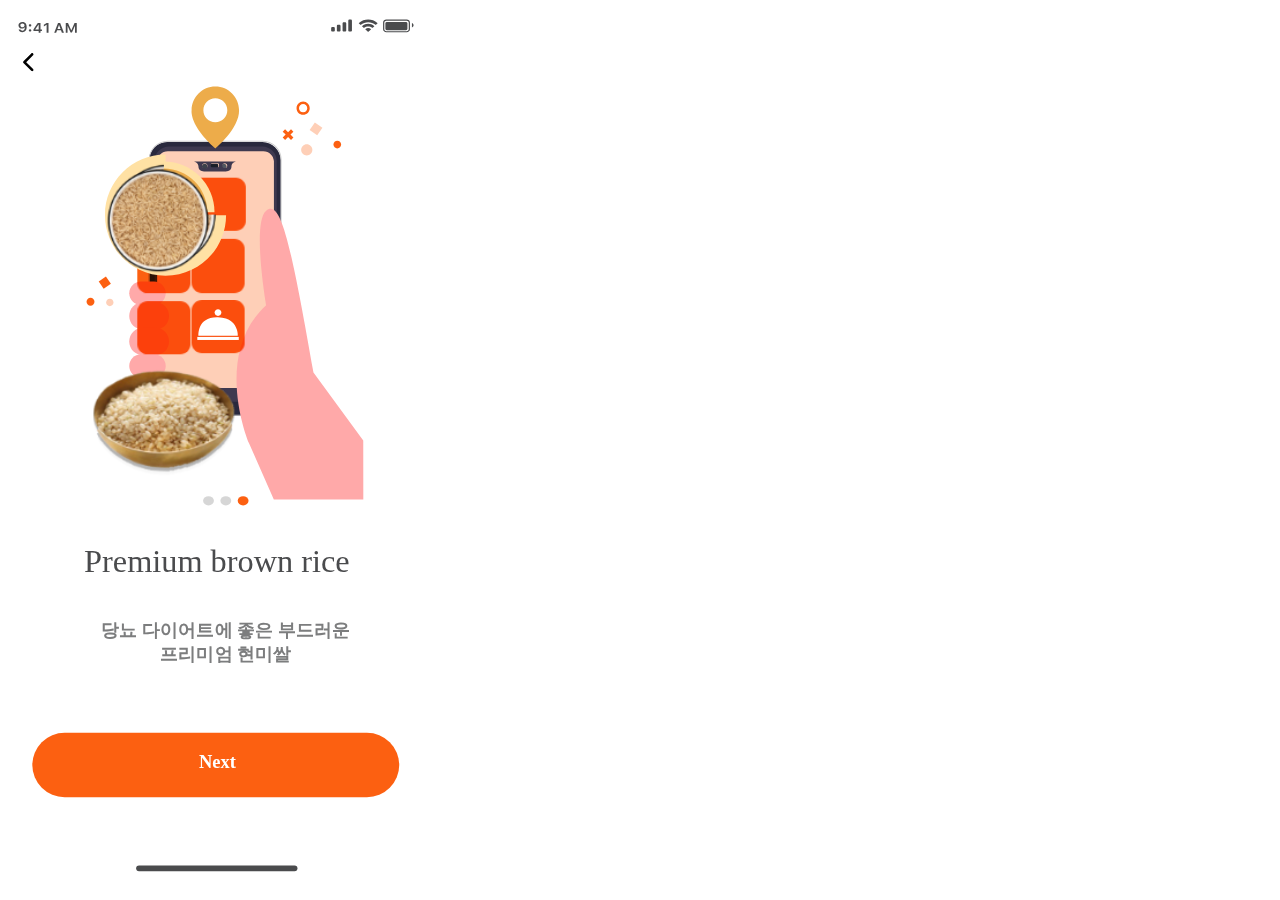
<file: HTML/dream_3.html>
<!DOCTYPE html>
<html>
<head>
<meta charset="utf-8"/>
<meta http-equiv="X-UA-Compatible" content="IE=edge"/>
<meta name="viewport" content="width=device-width, initial-scale=1.0">
<title>dream_3</title>
<link rel="stylesheet" type="text/css" id="applicationStylesheet" href="css/dream_3.css"/>
<script id="applicationScript" type="text/javascript" src="js/dream_3.js"></script>
</head>
<body>
<div id="dream_3">
	<div id="Live_Tracking_screen">
		<div id="n_8205">
			<svg class="n_183_vo">
				<rect id="n_183_vo" rx="2.5" ry="2.5" x="0" y="0" width="139.788" height="5">
				</rect>
			</svg>
			<div id="n_____">
				<span>당뇨 다이어트에 좋은 부드러운<br/>프리미엄 현미쌀</span>
			</div>
			<div id="Premium_brown_rice">
				<span>Premium brown rice</span>
			</div>
		</div>
		<div id="Slider_indicators">
			<svg class="n_1_vs">
				<ellipse id="n_1_vs" rx="4.698746204376221" ry="4" cx="4.698746204376221" cy="4">
				</ellipse>
			</svg>
			<svg class="n_2_vt">
				<ellipse id="n_2_vt" rx="4.698746204376221" ry="4" cx="4.698746204376221" cy="4">
				</ellipse>
			</svg>
			<svg class="n_3_vu">
				<ellipse id="n_3_vu" rx="4.698746204376221" ry="4" cx="4.698746204376221" cy="4">
				</ellipse>
			</svg>
		</div>
		<div id="Live_tracking_vector">
			<svg class="n_3135" viewBox="660.143 75.459 9.31 9.309">
				<path id="n_3135" d="M 666.89599609375 80.11955261230469 L 669.4536743164062 82.68262481689453 L 667.3683471679688 84.76785278320312 L 664.8037719726562 82.21157836914062 L 662.2530517578125 84.76785278320312 L 660.1609497070312 82.68262481689453 L 662.7186889648438 80.11955261230469 L 660.143310546875 77.54437255859375 L 662.2286376953125 75.45914459228516 L 664.8037719726562 78.03431701660156 L 667.3683471679688 75.47669219970703 L 669.4536743164062 77.56867980957031 L 666.89599609375 80.11955261230469 Z">
				</path>
			</svg>
			<svg class="n_3136" viewBox="669.648 58.023 11.424 11.424">
				<path id="n_3136" d="M 675.361328125 69.44670867919922 C 672.2084350585938 69.44670867919922 669.6481323242188 66.8863525390625 669.6481323242188 63.73756408691406 C 669.6481323242188 60.58874893188477 672.2084350585938 58.02301025390625 675.361328125 58.02301025390625 C 678.5100708007812 58.02301025390625 681.0717163085938 60.58874893188477 681.0717163085938 63.73756408691406 C 681.0717163085938 66.8863525390625 678.5100708007812 69.44670867919922 675.361328125 69.44670867919922 M 671.7818603515625 63.73756408691406 C 671.7818603515625 65.71213531494141 673.38671875 67.31285095214844 675.361328125 67.31285095214844 C 677.3306274414062 67.31285095214844 678.9379272460938 65.71213531494141 678.9379272460938 63.73756408691406 C 678.9379272460938 61.76296997070312 677.3306274414062 60.1568489074707 675.361328125 60.1568489074707 C 673.38671875 60.1568489074707 671.7818603515625 61.76296997070312 671.7818603515625 63.73756408691406">
				</path>
			</svg>
			<svg class="n_17292">
				<rect id="n_17292" rx="0" ry="0" x="0" y="0" width="7.958" height="7.958">
				</rect>
			</svg>
			<svg class="n_3137" viewBox="672.935 85.128 9.706 9.707">
				<path id="n_3137" d="M 672.93505859375 89.9814453125 C 672.93505859375 87.30097961425781 675.1067504882812 85.12802124023438 677.7886352539062 85.12802124023438 C 680.4676513671875 85.12802124023438 682.6405639648438 87.30097961425781 682.6405639648438 89.9814453125 C 682.6405639648438 92.66194152832031 680.4676513671875 94.83490753173828 677.7886352539062 94.83490753173828 C 675.1067504882812 94.83490753173828 672.93505859375 92.66194152832031 672.93505859375 89.9814453125">
				</path>
			</svg>
			<svg class="n_3138" viewBox="696.776 82.779 6.634 6.635">
				<path id="n_3138" d="M 696.776123046875 86.09651947021484 C 696.776123046875 84.26499938964844 698.2607421875 82.77899932861328 700.0922241210938 82.77899932861328 C 701.9237670898438 82.77899932861328 703.4097290039062 84.26499938964844 703.4097290039062 86.09651947021484 C 703.4097290039062 87.92803955078125 701.9237670898438 89.41403198242188 700.0922241210938 89.41403198242188 C 698.2607421875 89.41403198242188 696.776123046875 87.92803955078125 696.776123046875 86.09651947021484">
				</path>
			</svg>
			<svg class="n_3139" viewBox="536.81 195.011 6.333 6.333">
				<path id="n_3139" d="M 536.81005859375 198.1773681640625 C 536.81005859375 196.4282073974609 538.2286376953125 195.0110321044922 539.9764404296875 195.0110321044922 C 541.7255859375 195.0110321044922 543.142822265625 196.4282073974609 543.142822265625 198.1773681640625 C 543.142822265625 199.9265747070312 541.7255859375 201.3437194824219 539.9764404296875 201.3437194824219 C 538.2286376953125 201.3437194824219 536.81005859375 199.9265747070312 536.81005859375 198.1773681640625">
				</path>
			</svg>
			<svg class="n_17293">
				<rect id="n_17293" rx="0" ry="0" x="0" y="0" width="7.59" height="7.59">
				</rect>
			</svg>
			<svg class="n_3140" viewBox="524.25 193.793 6.89 6.891">
				<path id="n_3140" d="M 524.25 197.2387542724609 C 524.25 195.3357086181641 525.7939453125 193.7930145263672 527.6957397460938 193.7930145263672 C 529.5988159179688 193.7930145263672 531.1400146484375 195.3357086181641 531.1400146484375 197.2387542724609 C 531.1400146484375 199.1417999267578 529.5988159179688 200.6845092773438 527.6957397460938 200.6845092773438 C 525.7939453125 200.6845092773438 524.25 199.1417999267578 524.25 197.2387542724609">
				</path>
			</svg>
			<svg class="n_3143" viewBox="570.377 91.395 114.31 237.561">
				<path id="n_3143" d="M 668.7526245117188 91.39501953125 L 586.30322265625 91.39501953125 C 577.5532836914062 91.39501953125 570.3770751953125 98.57125854492188 570.3770751953125 107.3293304443359 L 570.3770751953125 313.0287475585938 C 570.3770751953125 321.7949523925781 577.5532836914062 328.9563598632812 586.30322265625 328.9563598632812 L 668.7526245117188 328.9563598632812 C 677.5107421875 328.9563598632812 684.6868286132812 321.7949523925781 684.6868286132812 313.0287475585938 L 684.6868286132812 107.3293304443359 C 684.6868286132812 98.57125854492188 677.5107421875 91.39501953125 668.7526245117188 91.39501953125 M 669.0697631835938 98.36476135253906 C 674.19580078125 98.36476135253906 678.3837890625 102.5609283447266 678.3837890625 107.68701171875 L 678.3837890625 304.85107421875 C 678.3837890625 309.978515625 674.19580078125 314.1652221679688 669.0697631835938 314.1652221679688 L 586.3599243164062 314.1652221679688 C 581.2324829101562 314.1652221679688 577.0377197265625 309.978515625 577.0377197265625 304.85107421875 L 577.0377197265625 107.68701171875 C 577.0377197265625 102.5609283447266 581.2324829101562 98.36476135253906 586.3599243164062 98.36476135253906 L 669.0697631835938 98.36476135253906 Z">
				</path>
			</svg>
			<svg class="n_3144" viewBox="570.088 91.106 115.081 238.34">
				<path id="n_3144" d="M 668.8522338867188 91.10603332519531 L 586.4043579101562 91.10603332519531 C 577.4074096679688 91.10603332519531 570.088134765625 98.43344116210938 570.088134765625 107.4304046630859 L 570.088134765625 313.1297607421875 C 570.088134765625 322.1268005371094 577.4074096679688 329.4461669921875 586.4043579101562 329.4461669921875 L 668.8522338867188 329.4461669921875 C 677.8493041992188 329.4461669921875 685.168701171875 322.1268005371094 685.168701171875 313.1297607421875 L 685.168701171875 107.4304046630859 C 685.168701171875 98.43344116210938 677.8493041992188 91.10603332519531 668.8522338867188 91.10603332519531 M 684.39794921875 313.1297607421875 C 684.39794921875 321.6976013183594 677.4201049804688 328.6672973632812 668.8522338867188 328.6672973632812 L 586.4043579101562 328.6672973632812 C 577.8366088867188 328.6672973632812 570.8668212890625 321.6976013183594 570.8668212890625 313.1297607421875 L 570.8668212890625 107.4304046630859 C 570.8668212890625 98.86262512207031 577.8366088867188 91.88478088378906 586.4043579101562 91.88478088378906 L 668.8522338867188 91.88478088378906 C 677.4201049804688 91.88478088378906 684.39794921875 98.86262512207031 684.39794921875 107.4304046630859 L 684.39794921875 313.1297607421875 Z">
				</path>
			</svg>
			<svg class="n_3145" viewBox="575.311 96.559 101.348 215.8">
				<path id="n_3145" d="M 676.6585693359375 105.8812484741211 L 676.6585693359375 303.0453186035156 C 676.6585693359375 308.1713256835938 672.4691772460938 312.3594970703125 667.3443603515625 312.3594970703125 L 584.63330078125 312.3594970703125 C 579.5072021484375 312.3594970703125 575.31103515625 308.1713256835938 575.31103515625 303.0453186035156 L 575.31103515625 105.8812484741211 C 575.31103515625 100.7551574707031 579.5072021484375 96.55900573730469 584.63330078125 96.55900573730469 L 667.3443603515625 96.55900573730469 C 672.4691772460938 96.55900573730469 676.6585693359375 100.7551574707031 676.6585693359375 105.8812484741211">
				</path>
			</svg>
			<svg class="n_3146" viewBox="604.559 97.618 4.848 4.847">
				<path id="n_3146" d="M 606.9790649414062 97.61801147460938 C 608.3206176757812 97.61801147460938 609.4071044921875 98.70450592041016 609.4071044921875 100.0447387695312 C 609.4071044921875 101.3795700073242 608.3206176757812 102.4647064208984 606.9790649414062 102.4647064208984 C 605.6456298828125 102.4647064208984 604.5591430664062 101.3795700073242 604.5591430664062 100.0447387695312 C 604.5591430664062 98.70450592041016 605.6456298828125 97.61801147460938 606.9790649414062 97.61801147460938">
				</path>
			</svg>
			<svg class="n_3147" viewBox="617.608 97.713 4.339 4.133">
				<path id="n_3147" d="M 621.9473266601562 99.77937316894531 C 621.9473266601562 100.9157943725586 620.9782104492188 101.8457183837891 619.7785034179688 101.8457183837891 C 618.5864868164062 101.8457183837891 617.608154296875 100.9157943725586 617.608154296875 99.77937316894531 C 617.608154296875 98.6429443359375 618.5864868164062 97.71299743652344 619.7785034179688 97.71299743652344 C 620.9782104492188 97.71299743652344 621.9473266601562 98.6429443359375 621.9473266601562 99.77937316894531">
				</path>
			</svg>
			<svg class="n_3148" viewBox="610.213 97.618 7.157 3.629">
				<path id="n_3148" d="M 617.3704833984375 98.82058715820312 L 617.3704833984375 100.0460891723633 C 617.3704833984375 100.7128372192383 616.8359985351562 101.2473068237305 616.1679077148438 101.2473068237305 L 611.4157104492188 101.2473068237305 C 610.7569580078125 101.2473068237305 610.213134765625 100.7128372192383 610.213134765625 100.0460891723633 L 610.213134765625 98.82058715820312 C 610.213134765625 98.16194152832031 610.7569580078125 97.61801147460938 611.4157104492188 97.61801147460938 L 616.1679077148438 97.61801147460938 C 616.8359985351562 97.61801147460938 617.3704833984375 98.16194152832031 617.3704833984375 98.82058715820312">
				</path>
			</svg>
			<svg class="n_3149" viewBox="599.354 96.561 36.602 8.701">
				<path id="n_3149" d="M 611.2272338867188 100.4157028198242 C 611.2272338867188 99.07410430908203 610.1406860351562 97.98762512207031 608.7990112304688 97.98762512207031 C 607.4642333984375 97.98762512207031 606.3792114257812 99.07410430908203 606.3792114257812 100.4157028198242 C 606.3792114257812 101.7491836547852 607.4642333984375 102.8356857299805 608.7990112304688 102.8356857299805 C 610.1406860351562 102.8356857299805 611.2272338867188 101.7491836547852 611.2272338867188 100.4157028198242 M 619.9650268554688 97.98762512207031 L 615.2128295898438 97.98762512207031 C 614.5528564453125 97.98762512207031 614.0101928710938 98.53155517578125 614.0101928710938 99.19019317626953 L 614.0101928710938 100.4157028198242 C 614.0101928710938 101.0824508666992 614.5528564453125 101.6169281005859 615.2128295898438 101.6169281005859 L 619.9650268554688 101.6169281005859 C 620.6318359375 101.6169281005859 621.1676025390625 101.0824508666992 621.1676025390625 100.4157028198242 L 621.1676025390625 99.19019317626953 C 621.1676025390625 98.53155517578125 620.6318359375 97.98762512207031 619.9650268554688 97.98762512207031 M 599.3540649414062 96.56100463867188 L 635.9560546875 96.56100463867188 C 635.9560546875 96.56100463867188 632.016357421875 97.24394989013672 631.9852294921875 100.9420700073242 C 631.9461669921875 104.6347961425781 628.844482421875 105.2623977661133 626.0615234375 105.2623977661133 L 617.6543579101562 105.2623977661133 L 609.24853515625 105.2623977661133 C 606.4641723632812 105.2623977661133 603.362548828125 104.6347961425781 603.323486328125 100.9420700073242 C 603.2937622070312 97.24394989013672 599.3540649414062 96.56100463867188 599.3540649414062 96.56100463867188 M 626.1614379882812 98.11989593505859 C 624.9668579101562 98.11989593505859 623.9910888671875 99.04306793212891 623.9910888671875 100.1822128295898 C 623.9910888671875 101.3226852416992 624.9668579101562 102.2458724975586 626.1614379882812 102.2458724975586 C 627.3638916015625 102.2458724975586 628.3329467773438 101.3226852416992 628.3329467773438 100.1822128295898 C 628.3329467773438 99.04306793212891 627.3638916015625 98.11989593505859 626.1614379882812 98.11989593505859">
				</path>
			</svg>
			<svg class="n_3150" viewBox="573.703 93.609 105.831 210.468">
				<path id="n_3150" d="M 679.5341796875 106.0706176757812 L 679.5341796875 304.0768432617188 L 677.220947265625 304.0768432617188 L 677.220947265625 106.9128036499023 C 677.220947265625 101.7867126464844 673.0328369140625 97.590576171875 667.90673828125 97.590576171875 L 585.1968994140625 97.590576171875 C 580.0695190429688 97.590576171875 575.873291015625 101.7867126464844 575.873291015625 106.9128036499023 L 575.873291015625 304.0768432617188 L 573.7031860351562 304.0768432617188 L 573.7031860351562 106.0706176757812 C 573.7031860351562 99.21153259277344 579.3231811523438 93.60902404785156 586.1646118164062 93.60902404785156 L 667.07275390625 93.60902404785156 C 673.9317626953125 93.60902404785156 679.5341796875 99.21153259277344 679.5341796875 106.0706176757812">
				</path>
			</svg>
			<svg class="n_3151" viewBox="573.703 249.548 105.831 21.101">
				<path id="n_3151" d="M 679.5341796875 249.5480194091797 L 679.5341796875 258.1873474121094 C 679.5341796875 265.0382995605469 673.9317626953125 270.6489868164062 667.07275390625 270.6489868164062 L 586.1646118164062 270.6489868164062 C 579.3231811523438 270.6489868164062 573.7031860351562 265.0382995605469 573.7031860351562 258.1873474121094 L 573.7031860351562 249.5480194091797 L 575.873291015625 249.5480194091797 C 575.873291015625 254.6741180419922 580.0695190429688 258.8622131347656 585.1968994140625 258.8622131347656 L 667.90673828125 258.8622131347656 C 673.0328369140625 258.8622131347656 677.220947265625 254.6741180419922 677.220947265625 249.5480194091797 L 679.5341796875 249.5480194091797 Z">
				</path>
			</svg>
			<svg class="n_3152" viewBox="634.557 146.748 109.884 251.906">
				<path id="n_3152" d="M 645.1046752929688 349.2500305175781 C 645.1046752929688 349.2500305175781 613.2537231445312 273.2980346679688 660.2508544921875 230.3094024658203 C 660.2508544921875 230.3094024658203 647.7771606445312 158.3659973144531 660.2508544921875 148.3432464599609 C 672.724609375 138.3205413818359 681.1871337890625 174.4028930664062 701.23388671875 288.6654968261719 L 744.3859252929688 347.4683837890625 L 744.441162109375 398.6536865234375 L 666.8642578125 398.6536865234375 L 645.1046752929688 349.2500305175781 Z">
				</path>
			</svg>
			<svg class="n_3153" viewBox="554.247 183.246 31.63 20.27">
				<path id="n_3153" d="M 575.7420654296875 203.5155639648438 L 564.3817749023438 203.5155639648438 C 558.8076171875 203.5155639648438 554.2471313476562 198.9549713134766 554.2471313476562 193.3807983398438 C 554.2471313476562 187.8066253662109 558.8076171875 183.2460479736328 564.3817749023438 183.2460479736328 L 575.7420654296875 183.2460479736328 C 581.3162231445312 183.2460479736328 585.8767700195312 187.8066253662109 585.8767700195312 193.3807983398438 C 585.8767700195312 198.9549713134766 581.3162231445312 203.5155639648438 575.7420654296875 203.5155639648438">
				</path>
			</svg>
			<svg class="n_3154" viewBox="551.772 198.264 34.524 23.721">
				<path id="n_3154" d="M 574.4346923828125 221.9846496582031 L 563.6317749023438 221.9846496582031 C 557.1087036132812 221.9846496582031 551.7720947265625 216.6479949951172 551.7720947265625 210.1236419677734 C 551.7720947265625 203.6006774902344 557.1087036132812 198.2640380859375 563.6317749023438 198.2640380859375 L 574.4346923828125 198.2640380859375 C 580.9576416015625 198.2640380859375 586.295654296875 203.6006774902344 586.295654296875 210.1236419677734 C 586.295654296875 216.6479949951172 580.9576416015625 221.9846496582031 574.4346923828125 221.9846496582031">
				</path>
			</svg>
			<svg class="n_3155" viewBox="552.102 215.839 34.525 23.722">
				<path id="n_3155" d="M 574.7659301757812 239.5609588623047 L 563.9631958007812 239.5609588623047 C 557.4401245117188 239.5609588623047 552.1022338867188 234.2230072021484 552.1022338867188 227.6999969482422 C 552.1022338867188 221.177001953125 557.4401245117188 215.8390045166016 563.9631958007812 215.8390045166016 L 574.7659301757812 215.8390045166016 C 581.2889404296875 215.8390045166016 586.6268920898438 221.177001953125 586.6268920898438 227.6999969482422 C 586.6268920898438 234.2230072021484 581.2889404296875 239.5609588623047 574.7659301757812 239.5609588623047">
				</path>
			</svg>
			<svg class="n_3156" viewBox="554.619 233.414 31.628 20.27">
				<path id="n_3156" d="M 576.1127319335938 253.6835632324219 L 564.7537841796875 253.6835632324219 C 559.1796264648438 253.6835632324219 554.619140625 249.1229553222656 554.619140625 243.5487823486328 C 554.619140625 237.9745788574219 559.1796264648438 233.4140014648438 564.7537841796875 233.4140014648438 L 576.1127319335938 233.4140014648438 C 581.6868286132812 233.4140014648438 586.2473754882812 237.9745788574219 586.2473754882812 243.5487823486328 C 586.2473754882812 249.1229553222656 581.6868286132812 253.6835632324219 576.1127319335938 253.6835632324219">
				</path>
			</svg>
			<div id="n_2190">
				<div id="n_2189">
					<img id="n__2188" src="png/n__2188.png" srcset="png/n__2188.png 1x">
						
					</svg>
				</div>
			</div>
			<div id="n_2193">
				<div id="n_2192">
					<img id="n_2191" src="png/n_2191.png" srcset="png/n_2191.png 1x">
						
					</svg>
				</div>
			</div>
			<div id="n_2196">
				<div id="n_2195">
					<img id="n_2194" src="png/n_2194.png" srcset="png/n_2194.png 1x">
						
					</svg>
				</div>
			</div>
			<div id="n_2199">
				<div id="n_2198">
					<img id="n_2197" src="png/n_2197.png" srcset="png/n_2197.png 1x">
						
					</svg>
				</div>
			</div>
			<div id="n_2205">
				<div id="n_2204">
					<img id="n_2203" src="png/n_2203.png" srcset="png/n_2203.png 1x">
						
					</svg>
				</div>
			</div>
			<svg class="n_17300">
				<rect id="n_17300" rx="0" ry="0" x="0" y="0" width="35.941" height="2.641">
				</rect>
			</svg>
			<svg class="n_3163" viewBox="612.97 202.31 5.867 5.858">
				<path id="n_3163" d="M 612.9700927734375 205.2374877929688 C 612.9700927734375 203.6259765625 614.2942504882812 202.3100433349609 615.9083862304688 202.3100433349609 C 617.5307006835938 202.3100433349609 618.8372802734375 203.6259765625 618.8372802734375 205.2374877929688 C 618.8372802734375 206.8611755371094 617.5307006835938 208.1676483154297 615.9083862304688 208.1676483154297 C 614.2942504882812 208.1676483154297 612.9700927734375 206.8611755371094 612.9700927734375 205.2374877929688">
				</path>
			</svg>
			<svg class="n_3164" viewBox="602.97 207.907 34.101 16.018">
				<path id="n_3164" d="M 637.0618896484375 223.9251251220703 L 602.9932861328125 223.9251251220703 C 602.9932861328125 223.9251251220703 601.62060546875 207.4185485839844 619.7967529296875 207.9178924560547 C 630.7251586914062 208.2161865234375 634.7579956054688 213.9199676513672 636.2264404296875 218.4332580566406 C 637.2158813476562 221.4376831054688 637.0618896484375 223.9251251220703 637.0618896484375 223.9251251220703">
				</path>
			</svg>
			<svg class="n_3185" viewBox="597.65 48.225 41.2 53.738">
				<path id="n_3185" d="M 638.84765625 68.79414367675781 C 639.0973510742188 84.62588500976562 618.2907104492188 101.9625396728516 618.2907104492188 101.9625396728516 C 595.3245849609375 81.47573852539062 597.7215576171875 68.79414367675781 597.7215576171875 68.79414367675781 C 597.7215576171875 57.43523025512695 606.9317016601562 48.22500610351562 618.2907104492188 48.22500610351562 C 629.6482543945312 48.22500610351562 638.84765625 57.43523025512695 638.84765625 68.79414367675781 M 628.6588745117188 68.79414367675781 C 628.6588745117188 63.06744003295898 624.0186767578125 58.4258918762207 618.2907104492188 58.4258918762207 C 612.5640258789062 58.4258918762207 607.9237060546875 63.06744003295898 607.9237060546875 68.79414367675781 C 607.9237060546875 74.5086669921875 612.5640258789062 79.15023803710938 618.2907104492188 79.15023803710938 C 624.0186767578125 79.15023803710938 628.6588745117188 74.5086669921875 628.6588745117188 68.79414367675781">
				</path>
			</svg>
			<svg class="n_3186" viewBox="536.574 96.476 104.951 104.95">
				<path id="n_3186" d="M 641.525146484375 148.9515991210938 C 641.525146484375 177.9184417724609 618.0408325195312 201.4258728027344 589.0497436523438 201.4258728027344 C 560.0612182617188 201.4258728027344 536.5740966796875 177.9184417724609 536.5740966796875 148.9515991210938 C 536.5740966796875 119.9617919921875 560.0612182617188 96.47601318359375 589.0497436523438 96.47601318359375 L 589.0497436523438 148.9515991210938 L 641.525146484375 148.9515991210938 Z">
				</path>
			</svg>
			<img id="image" src="png/image.png" srcset="png/image.png 1x">
				
			<svg class="n_3188" viewBox="557.486 111.965 15.262 15.261">
				<path id="n_3188" d="M 572.7481689453125 119.5947494506836 C 572.7481689453125 123.8098220825195 569.3320922851562 127.2258682250977 565.1170654296875 127.2258682250977 C 560.9033813476562 127.2258682250977 557.4859008789062 123.8098220825195 557.4859008789062 119.5947494506836 C 557.4859008789062 115.3810729980469 560.9033813476562 111.9650192260742 565.1170654296875 111.9650192260742 C 569.3320922851562 111.9650192260742 572.7481689453125 115.3810729980469 572.7481689453125 119.5947494506836">
				</path>
			</svg>
			<svg class="n_3189" viewBox="551.368 142.439 14.111 14.112">
				<path id="n_3189" d="M 565.4789428710938 149.4951629638672 C 565.4789428710938 153.3916778564453 562.3207397460938 156.55126953125 558.4228515625 156.55126953125 C 554.5276489257812 156.55126953125 551.3681030273438 153.3916778564453 551.3681030273438 149.4951629638672 C 551.3681030273438 145.5986328125 554.5276489257812 142.4390106201172 558.4228515625 142.4390106201172 C 562.3207397460938 142.4390106201172 565.4789428710938 145.5986328125 565.4789428710938 149.4951629638672">
				</path>
			</svg>
			<svg class="n_3190" viewBox="563.14 136.514 6.741 6.743">
				<path id="n_3190" d="M 569.8816528320312 139.885498046875 C 569.8816528320312 141.7467193603516 568.3728637695312 143.2570037841797 566.5115356445312 143.2570037841797 C 564.6489868164062 143.2570037841797 563.1401977539062 141.7467193603516 563.1401977539062 139.885498046875 C 563.1401977539062 138.0243072509766 564.6489868164062 136.5140075683594 566.5115356445312 136.5140075683594 C 568.3728637695312 136.5140075683594 569.8816528320312 138.0243072509766 569.8816528320312 139.885498046875">
				</path>
			</svg>
			<svg class="n_3191" viewBox="564.844 150.687 9.564 9.564">
				<path id="n_3191" d="M 574.4078369140625 155.4689331054688 C 574.4078369140625 158.1102447509766 572.2673950195312 160.2508697509766 569.6260986328125 160.2508697509766 C 566.9847412109375 160.2508697509766 564.843994140625 158.1102447509766 564.843994140625 155.4689331054688 C 564.843994140625 152.8276062011719 566.9847412109375 150.6870269775391 569.6260986328125 150.6870269775391 C 572.2673950195312 150.6870269775391 574.4078369140625 152.8276062011719 574.4078369140625 155.4689331054688">
				</path>
			</svg>
			<svg class="n_3192" viewBox="580.642 141.51 9.407 9.407">
				<path id="n_3192" d="M 590.0494384765625 146.2136688232422 C 590.0494384765625 148.8117980957031 587.9439086914062 150.9173126220703 585.3471069335938 150.9173126220703 C 582.7489013671875 150.9173126220703 580.6421508789062 148.8117980957031 580.6421508789062 146.2136688232422 C 580.6421508789062 143.6155395507812 582.7489013671875 141.5100250244141 585.3471069335938 141.5100250244141 C 587.9439086914062 141.5100250244141 590.0494384765625 143.6155395507812 590.0494384765625 146.2136688232422">
				</path>
			</svg>
			<svg class="n_3193" viewBox="592.375 144.529 8.31 8.311">
				<path id="n_3193" d="M 600.68505859375 148.6847076416016 C 600.68505859375 150.9791259765625 598.8251342773438 152.8403472900391 596.5307006835938 152.8403472900391 C 594.236328125 152.8403472900391 592.375 150.9791259765625 592.375 148.6847076416016 C 592.375 146.3902130126953 594.236328125 144.5290069580078 596.5307006835938 144.5290069580078 C 598.8251342773438 144.5290069580078 600.68505859375 146.3902130126953 600.68505859375 148.6847076416016">
				</path>
			</svg>
			<svg class="n_3194" viewBox="578.552 100.298 43.898 43.898">
				<path id="n_3194" d="M 622.4505615234375 144.1963806152344 L 578.5521240234375 144.1963806152344 L 578.5521240234375 100.2980117797852 C 602.8031005859375 100.2980117797852 622.4505615234375 119.9439544677734 622.4505615234375 144.1963806152344">
				</path>
			</svg>
			<svg class="n_3195" viewBox="578.552 104.982 37.578 37.576">
				<path id="n_3195" d="M 616.1298828125 142.5584869384766 L 578.5521240234375 142.5584869384766 L 578.5521240234375 104.9820251464844 C 599.31298828125 104.9820251464844 616.1298828125 121.7976913452148 616.1298828125 142.5584869384766">
				</path>
			</svg>
			<svg class="n_3196" viewBox="585.16 111.829 11.542 11.541">
				<path id="n_3196" d="M 596.7025756835938 117.5988998413086 C 596.7025756835938 120.7868347167969 594.1193237304688 123.3701248168945 590.9327392578125 123.3701248168945 C 587.743408203125 123.3701248168945 585.1600952148438 120.7868347167969 585.1600952148438 117.5988998413086 C 585.1600952148438 114.4109420776367 587.743408203125 111.8290100097656 590.9327392578125 111.8290100097656 C 594.1193237304688 111.8290100097656 596.7025756835938 114.4109420776367 596.7025756835938 117.5988998413086">
				</path>
			</svg>
			<svg class="n_3197" viewBox="581.272 122.713 8.57 8.569">
				<path id="n_3197" d="M 589.8425903320312 126.9969177246094 C 589.8425903320312 129.3628997802734 587.9234008789062 131.2821197509766 585.5574340820312 131.2821197509766 C 583.19140625 131.2821197509766 581.2720947265625 129.3628997802734 581.2720947265625 126.9969177246094 C 581.2720947265625 124.6308898925781 583.19140625 122.7130126953125 585.5574340820312 122.7130126953125 C 587.9234008789062 122.7130126953125 589.8425903320312 124.6308898925781 589.8425903320312 126.9969177246094">
				</path>
			</svg>
			<svg class="n_3198" viewBox="594.814 126.697 6.383 6.384">
				<path id="n_3198" d="M 601.1968383789062 129.8890075683594 C 601.1968383789062 131.6516723632812 599.7674560546875 133.0809936523438 598.0061645507812 133.0809936523438 C 596.2421264648438 133.0809936523438 594.8141479492188 131.6516723632812 594.8141479492188 129.8890075683594 C 594.8141479492188 128.1263275146484 596.2421264648438 126.6969985961914 598.0061645507812 126.6969985961914 C 599.7674560546875 126.6969985961914 601.1968383789062 128.1263275146484 601.1968383789062 129.8890075683594">
				</path>
			</svg>
			<svg class="n_3199" viewBox="550.035 123.18 9.74 10.028">
				<path id="n_3199" d="M 559.2413330078125 130.4953460693359 C 557.007568359375 128.1779174804688 554.7752685546875 125.8591842651367 552.5428466796875 123.5417861938477 C 551.9814453125 122.9600601196289 550.8489990234375 123.1207046508789 550.380615234375 123.7307357788086 C 549.8271484375 124.4474105834961 549.97314453125 125.2734146118164 550.5682373046875 125.892936706543 C 552.8006591796875 128.2103118896484 555.03564453125 130.5290832519531 557.2667236328125 132.8464660644531 C 557.8255615234375 133.4268493652344 558.960693359375 133.2675933837891 559.4288330078125 132.6575164794922 C 559.98095703125 131.9408569335938 559.8365478515625 131.1148376464844 559.2413330078125 130.4953460693359">
				</path>
			</svg>
			<svg class="n_3200" viewBox="546.694 133.722 9.191 7.005">
				<path id="n_3200" d="M 555.6061401367188 134.3564147949219 C 555.078369140625 133.6775207519531 554.1890258789062 133.523681640625 553.4668579101562 133.9906616210938 L 547.3379516601562 137.9533081054688 C 546.6631469726562 138.3892669677734 546.4795532226562 139.4568481445312 546.9735717773438 140.0925598144531 C 547.5 140.7714538574219 548.389404296875 140.9239501953125 549.1113891601562 140.4583282470703 C 551.1549682617188 139.1369781494141 553.1983032226562 137.8156585693359 555.2403564453125 136.4956512451172 C 555.915283203125 136.0597076416016 556.0987548828125 134.9920959472656 555.6061401367188 134.3564147949219">
				</path>
			</svg>
			<svg class="n_3201" viewBox="560.014 125.696 4.633 10.874">
				<path id="n_3201" d="M 563.3894653320312 125.7121963500977 C 562.5552368164062 125.5974960327148 561.7711791992188 126.1022720336914 561.6024169921875 126.9444808959961 C 561.0816040039062 129.5520324707031 560.560546875 132.1596069335938 560.040771484375 134.7658386230469 C 559.881591796875 135.5540771484375 560.4592895507812 136.4421539306641 561.2732543945312 136.5541687011719 C 562.1073608398438 136.6688842773438 562.8912353515625 136.1640930175781 563.06005859375 135.3219299316406 C 563.5809936523438 132.7143402099609 564.1007080078125 130.1067504882812 564.6216430664062 127.4991836547852 C 564.7783203125 126.7123184204102 564.2019653320312 125.8242111206055 563.3894653320312 125.7121963500977">
				</path>
			</svg>
			<svg class="n_3202" viewBox="565.228 129.071 9.614 4.718">
				<path id="n_3202" d="M 574.7447509765625 130.0429382324219 C 574.3937377929688 129.212890625 573.6056518554688 128.9227294921875 572.7701416015625 129.1400146484375 C 570.5890502929688 129.7069091796875 568.4093017578125 130.2737731933594 566.2269897460938 130.8419494628906 C 565.4481201171875 131.04443359375 565.0244140625 132.1066284179688 565.3252563476562 132.815185546875 C 565.6748657226562 133.645263671875 566.463134765625 133.936767578125 567.2984619140625 133.719482421875 C 569.4795532226562 133.1512756347656 571.6607666015625 132.5844116210938 573.841796875 132.0175476074219 C 574.6205444335938 131.8137512207031 575.0457763671875 130.7528991699219 574.7447509765625 130.0429382324219">
				</path>
			</svg>
			<svg class="n_3203" viewBox="570.394 111.662 3.347 9.337">
				<path id="n_3203" d="M 573.4539184570312 113.0683288574219 C 573.4174194335938 112.2652587890625 572.5901489257812 111.5674819946289 571.7923583984375 111.6727523803711 C 570.9381103515625 111.7861175537109 570.3577270507812 112.4758071899414 570.3955688476562 113.3355484008789 L 570.6803588867188 119.5926818847656 C 570.718017578125 120.3957290649414 571.5454711914062 121.0948715209961 572.3431396484375 120.9882431030273 C 573.197509765625 120.8748779296875 573.77783203125 120.185188293457 573.7387084960938 119.325439453125 L 573.4539184570312 113.0683288574219 Z">
				</path>
			</svg>
			<svg class="n_3204" viewBox="564.173 106.28 8.195 4.096">
				<path id="n_3204" d="M 570.6973876953125 106.301628112793 C 568.9899291992188 106.6336517333984 567.2852783203125 106.9656753540039 565.577880859375 107.2963256835938 C 565.1649780273438 107.3773345947266 564.81689453125 107.5068969726562 564.5360107421875 107.8389053344727 C 564.29443359375 108.1277465820312 564.1325073242188 108.5798797607422 564.182373046875 108.9591445922852 C 564.2822875976562 109.7136154174805 565.001708984375 110.5193710327148 565.8450927734375 110.3547286987305 C 567.5524291992188 110.0226898193359 569.2586059570312 109.690673828125 570.9645385742188 109.359992980957 C 571.3775024414062 109.2790222167969 571.72705078125 109.1494522094727 572.0065307617188 108.8174209594727 C 572.248046875 108.5286102294922 572.4114379882812 108.0750961303711 572.3587036132812 107.6972045898438 C 572.26025390625 106.9427337646484 571.5408325195312 106.1369705200195 570.6973876953125 106.301628112793">
				</path>
			</svg>
			<svg class="n_3205" viewBox="552.269 112.94 5.026 8.007">
				<path id="n_3205" d="M 556.4381103515625 113.068359375 C 555.7093505859375 112.7606201171875 554.7147216796875 113.0049133300781 554.3948364257812 113.7998809814453 C 553.7279663085938 115.4586334228516 553.0614013671875 117.1160430908203 552.39453125 118.7734527587891 C 552.0949096679688 119.5171203613281 552.3311767578125 120.4835052490234 553.1260375976562 120.8182220458984 C 553.8549194335938 121.1245880126953 554.8496704101562 120.8816375732422 555.1708374023438 120.0867004394531 C 555.837646484375 118.4279327392578 556.5029907226562 116.7705230712891 557.1697998046875 115.1117706298828 C 557.4692993164062 114.3680877685547 557.233154296875 113.403076171875 556.4381103515625 113.068359375">
				</path>
			</svg>
			<svg class="n_3206" viewBox="546.964 143.908 4.23 9.908">
				<path id="n_3206" d="M 550.0388793945312 145.3157348632812 C 549.906494140625 144.5261688232422 549.242431640625 143.805419921875 548.3760375976562 143.920166015625 C 547.60400390625 144.0227355957031 546.840087890625 144.7353515625 546.98046875 145.5829620361328 C 547.3611450195312 147.8585357666016 547.7390747070312 150.1340789794922 548.1182250976562 152.4082794189453 C 548.25048828125 153.1992034912109 548.9144897460938 153.9199523925781 549.7823486328125 153.8038787841797 C 550.5530395507812 153.7012939453125 551.3170166015625 152.989990234375 551.1766357421875 152.1410369873047 C 550.79736328125 149.8668365478516 550.4180908203125 147.5912628173828 550.0388793945312 145.3157348632812">
				</path>
			</svg>
			<svg class="n_3207" viewBox="565.325 142.492 10.044 4.675">
				<path id="n_3207" d="M 573.6984252929688 142.5188598632812 C 571.374267578125 143.0411834716797 569.0526733398438 143.5621795654297 566.7300415039062 144.0831756591797 C 566.3117065429688 144.1775970458984 565.9741821289062 144.2842559814453 565.6867065429688 144.6257019042969 C 565.4464721679688 144.91455078125 565.284423828125 145.36669921875 565.3344116210938 145.7459564208984 C 565.431640625 146.4801788330078 566.1577758789062 147.3291320800781 566.997314453125 147.1415100097656 C 569.3200073242188 146.6205444335938 571.642822265625 146.0982360839844 573.9656982421875 145.5772552490234 C 574.3828125 145.4827575683594 574.7201538085938 145.3761444091797 575.0076293945312 145.0346984863281 C 575.2492065429688 144.7458343505859 575.4111328125 144.2936859130859 575.3599243164062 143.9144439697266 C 575.2626342773438 143.1802062988281 574.5365600585938 142.3312683105469 573.6984252929688 142.5188598632812">
				</path>
			</svg>
			<svg class="n_3208" viewBox="575.305 138.534 4.371 10.904">
				<path id="n_3208" d="M 578.3797607421875 139.9417114257812 C 578.250244140625 139.1508026123047 577.58203125 138.431396484375 576.71826171875 138.5461273193359 C 575.942138671875 138.6487274169922 575.1836547851562 139.3600006103516 575.3212890625 140.2089538574219 C 575.7490844726562 142.8165435791016 576.17431640625 145.4241180419922 576.6022338867188 148.0303497314453 C 576.73046875 148.8212738037109 577.3984985351562 149.5406341552734 578.2649536132812 149.4259338378906 C 579.038330078125 149.3233337402344 579.7981567382812 148.6120758056641 579.6591796875 147.7630920410156 C 579.2327880859375 145.1555633544922 578.8063354492188 142.5493011474609 578.3797607421875 139.9417114257812">
				</path>
			</svg>
			<svg class="n_3209" viewBox="573.547 149.304 11.869 5.824">
				<path id="n_3209" d="M 584.1650390625 152.0627899169922 L 575.3516235351562 149.3499145507812 C 574.5823974609375 149.1137084960938 573.668701171875 149.8276824951172 573.564697265625 150.5821838378906 C 573.4406127929688 151.4878082275391 573.9722900390625 152.1167602539062 574.7970581054688 152.3704986572266 L 583.6103515625 155.0820159912109 C 584.3797607421875 155.3195648193359 585.2947387695312 154.6055755615234 585.3974609375 153.8497467041016 C 585.5228881835938 152.9454650878906 584.9898071289062 152.3165283203125 584.1650390625 152.0627899169922">
				</path>
			</svg>
			<svg class="n_3210" viewBox="589.694 138.239 5.187 9.282">
				<path id="n_3210" d="M 594.793212890625 139.216064453125 C 594.6636352539062 138.8705596923828 594.3560180664062 138.5101776123047 594.010498046875 138.3644256591797 C 593.3154296875 138.071533203125 592.2423095703125 138.2847442626953 591.9656982421875 139.0959320068359 L 589.833251953125 145.3516845703125 C 589.695556640625 145.7566223144531 589.6280517578125 146.1277313232422 589.7818603515625 146.5448303222656 C 589.911376953125 146.8903656005859 590.2178955078125 147.250732421875 590.5647583007812 147.3964538574219 C 591.2598876953125 147.6893463134766 592.3327026367188 147.47607421875 592.6082153320312 146.6649322509766 L 594.741943359375 140.4078216552734 C 594.8782348632812 140.0028991699219 594.9471435546875 139.6330871582031 594.793212890625 139.216064453125">
				</path>
			</svg>
			<svg class="n_3211" viewBox="597.467 138.552 8.177 4.654">
				<path id="n_3211" d="M 605.3678588867188 140.7748260498047 C 605.1088256835938 140.4387512207031 604.7969970703125 140.2754516601562 604.3934326171875 140.1526336669922 C 602.6875 139.6302947998047 600.9801635742188 139.1092987060547 599.2727661132812 138.5869903564453 C 598.9192504882812 138.4790344238281 598.398193359375 138.6396331787109 598.109375 138.8447875976562 C 597.808349609375 139.0580291748047 597.537109375 139.4480895996094 597.4857788085938 139.8192443847656 C 597.431884765625 140.2187805175781 597.4898681640625 140.6574096679688 597.7450561523438 140.9840393066406 C 598.0040893554688 141.3200836181641 598.3145751953125 141.4834136962891 598.7180786132812 141.6075744628906 C 600.4253540039062 142.1285705566406 602.1327514648438 142.6508941650391 603.8387451171875 143.1718902587891 C 604.1937866210938 143.2798309326172 604.7147216796875 143.1192474365234 605.0022583007812 142.9140625 C 605.30322265625 142.7008514404297 605.574462890625 142.3107604980469 605.6258544921875 141.9395904541016 C 605.6796875 141.5401000976562 605.6217041015625 141.1027984619141 605.3678588867188 140.7748260498047">
				</path>
			</svg>
			<svg class="n_3212" viewBox="596.944 149.395 6.908 8.591">
				<path id="n_3212" d="M 603.30517578125 149.7419128417969 C 602.6964111328125 149.2735748291016 601.631591796875 149.226318359375 601.1416015625 149.9308776855469 L 597.3031616210938 155.4780578613281 C 597.065673828125 155.8195495605469 596.9130859375 156.1677398681641 596.9495239257812 156.5982818603516 C 596.9818725585938 156.9721832275391 597.1884155273438 157.4054260253906 597.4921264648438 157.6402435302734 C 598.1021118164062 158.1072540283203 599.1670532226562 158.1544647216797 599.654296875 157.4499664306641 L 603.4940795898438 151.9041137695312 C 603.7302856445312 151.561279296875 603.885498046875 151.2144165039062 603.8463745117188 150.7838745117188 C 603.8139038085938 150.4086456298828 603.60888671875 149.9753875732422 603.30517578125 149.7419128417969">
				</path>
			</svg>
			<svg class="n_3213" viewBox="589.161 152.128 4.451 9.323">
				<path id="n_3213" d="M 593.5366821289062 159.3826446533203 C 593.0615844726562 157.2973785400391 592.5878295898438 155.2107696533203 592.1141357421875 153.1255340576172 C 592.0357666015625 152.7786560058594 591.6362915039062 152.4169311523438 591.3313598632812 152.2725067138672 C 590.9871215820312 152.1105651855469 590.4972534179688 152.0713958740234 590.139404296875 152.2225646972656 C 589.7804565429688 152.3737487792969 589.4443969726562 152.6342315673828 589.2879028320312 153.0040130615234 C 589.1165161132812 153.4129791259766 589.139404296875 153.7693023681641 589.2365112304688 154.1958160400391 L 590.6591796875 160.4529266357422 C 590.73876953125 160.7997741699219 591.1383056640625 161.1615295410156 591.4419555664062 161.3059387207031 C 591.7861938476562 161.4678955078125 592.2760620117188 161.5083923339844 592.6337890625 161.3558807373047 C 592.99267578125 161.2047119140625 593.3301391601562 160.9442291259766 593.4853515625 160.5743865966797 C 593.6580810546875 160.1667938232422 593.6338500976562 159.8091430664062 593.5366821289062 159.3826446533203">
				</path>
			</svg>
			<svg class="n_3214" viewBox="577.977 156.586 10.617 3.765">
				<path id="n_3214" d="M 586.9215698242188 156.5927276611328 C 584.4083862304688 156.8235015869141 581.8953247070312 157.0556488037109 579.3822021484375 157.2878112792969 C 578.583251953125 157.3606872558594 577.878662109375 158.1259613037109 577.9880981445312 158.9506225585938 C 578.0972900390625 159.7725830078125 578.793701171875 160.4244537353516 579.6494140625 160.3448333740234 C 582.1637573242188 160.1140441894531 584.6756591796875 159.8818817138672 587.1887817382812 159.6510772705078 C 587.9876708984375 159.5768737792969 588.6922607421875 158.8129425048828 588.5829467773438 157.98828125 C 588.4737548828125 157.1663665771484 587.778564453125 156.5130767822266 586.9215698242188 156.5927276611328">
				</path>
			</svg>
			<svg class="n_3215" viewBox="579.138 160.87 8.9 7.769">
				<path id="n_3215" d="M 587.755859375 161.5205993652344 C 587.2727661132812 160.8970184326172 586.28466796875 160.6176452636719 585.6153564453125 161.1548309326172 C 583.6730346679688 162.7191162109375 581.728271484375 164.2833862304688 579.7859497070312 165.8490295410156 C 579.1611328125 166.3510894775391 578.8897705078125 167.3053131103516 579.4188842773438 167.9882507324219 C 579.90478515625 168.61181640625 580.8899536132812 168.8912048339844 581.5594482421875 168.3526611328125 C 583.5030517578125 166.7897338867188 585.4465942382812 165.2254638671875 587.39013671875 163.6598358154297 C 588.0136108398438 163.1577606201172 588.2861938476562 162.2035369873047 587.755859375 161.5205993652344">
				</path>
			</svg>
			<svg class="n_3216" viewBox="568.677 159.423 7.912 8.187">
				<path id="n_3216" d="M 576.0380859375 164.8987884521484 C 574.4266357421875 163.1941528320312 572.8137817382812 161.4868011474609 571.2022094726562 159.7807922363281 C 570.9498901367188 159.5135650634766 570.4302978515625 159.3975067138672 570.0819702148438 159.4271850585938 C 569.7080078125 159.4609527587891 569.2736206054688 159.6660766601562 569.0400390625 159.9697723388672 C 568.7984008789062 160.2842407226562 568.6338500976562 160.6837463378906 568.687744140625 161.0899963378906 C 568.7444458007812 161.5191955566406 568.9346923828125 161.8201904296875 569.2289428710938 162.1319274902344 C 570.8405151367188 163.8379516601562 572.453369140625 165.5453033447266 574.06494140625 167.2513427734375 C 574.3171997070312 167.5171661376953 574.8383178710938 167.6345825195312 575.1851806640625 167.6049041748047 C 575.5602416992188 167.5711669921875 575.9935913085938 167.3660125732422 576.2271118164062 167.0623016357422 C 576.46875 166.7478637695312 576.6333618164062 166.3483581542969 576.579345703125 165.9421081542969 C 576.5225830078125 165.5128784179688 576.3336791992188 165.2119293212891 576.0380859375 164.8987884521484">
				</path>
			</svg>
			<svg class="n_3217" viewBox="557.538 158.581 10.477 4.218">
				<path id="n_3217" d="M 566.3406372070312 158.5958404541016 C 563.8761596679688 158.9723968505859 561.4102783203125 159.350341796875 558.9456787109375 159.7255554199219 C 558.1535034179688 159.8469848632812 557.4353637695312 160.5299224853516 557.5501098632812 161.3883056640625 C 557.6527709960938 162.1698150634766 558.3626708984375 162.9134826660156 559.212890625 162.783935546875 C 561.677490234375 162.4073486328125 564.143310546875 162.0307922363281 566.6078491210938 161.6542205810547 C 567.400146484375 161.5327453613281 568.1168212890625 160.8498229980469 568.0033569335938 159.9914398193359 C 567.8995971679688 159.2099456787109 567.19091796875 158.4662933349609 566.3406372070312 158.5958404541016">
				</path>
			</svg>
			<svg class="n_3218" viewBox="551.754 153.647 10.419 5.406">
				<path id="n_3218" d="M 561.31787109375 156.1695709228516 C 558.8532104492188 155.3651580810547 556.387451171875 154.5607452392578 553.9230346679688 153.7549591064453 C 553.1617431640625 153.5080108642578 552.2276000976562 153.6577911376953 551.8782348632812 154.4864959716797 C 551.58935546875 155.1735076904297 551.7944946289062 156.2654113769531 552.6096801757812 156.53125 C 555.07568359375 157.335693359375 557.5401000976562 158.1400909423828 560.0059814453125 158.9445037841797 C 560.7672119140625 159.1928253173828 561.69970703125 159.0430450439453 562.0493774414062 158.2129821777344 C 562.3394165039062 157.5273590087891 562.1329345703125 156.4354553222656 561.31787109375 156.1695709228516">
				</path>
			</svg>
			<svg class="n_3219" viewBox="589.578 122.213 4.946 9.881">
				<path id="n_3219" d="M 593.2520751953125 122.2305526733398 C 592.3721313476562 122.1090774536133 591.6904907226562 122.6314163208008 591.4651489257812 123.4628372192383 C 590.8496704101562 125.7383651733398 590.2327880859375 128.0139312744141 589.617431640625 130.2894744873047 C 589.405517578125 131.0655517578125 590.0748901367188 131.9698333740234 590.8496704101562 132.0764617919922 C 591.7296142578125 132.1979370117188 592.4112548828125 131.6756134033203 592.6365966796875 130.8442077636719 C 593.2520751953125 128.5686340332031 593.8687744140625 126.293083190918 594.4843139648438 124.0175552368164 C 594.69482421875 123.2428207397461 594.0267944335938 122.3371887207031 593.2520751953125 122.2305526733398">
				</path>
			</svg>
			<svg class="n_3220" viewBox="595.579 122.102 7.182 3.474">
				<path id="n_3220" d="M 602.4854736328125 123.1655883789062 C 602.2506713867188 122.8646240234375 601.9037475585938 122.5838775634766 601.5096435546875 122.5433807373047 C 600.1356811523438 122.4003143310547 598.7603759765625 122.2586059570312 597.3864135742188 122.1155319213867 C 596.9705810546875 122.0723571777344 596.5711669921875 122.1249847412109 596.2203369140625 122.3733215332031 C 595.9205322265625 122.5865936279297 595.6505737304688 122.9766387939453 595.5980834960938 123.3478088378906 C 595.5426635742188 123.7472991943359 595.6006469726562 124.1846160888672 595.8558959960938 124.5125732421875 C 596.0906982421875 124.8149108886719 596.4376220703125 125.0942993164062 596.8316650390625 125.1347961425781 C 598.2056884765625 125.2778625488281 599.5809326171875 125.4195556640625 600.9549560546875 125.5626373291016 C 601.3706665039062 125.6058197021484 601.7701416015625 125.5545349121094 602.1196899414062 125.3048400878906 C 602.4207153320312 125.0929718017578 602.6905517578125 124.702880859375 602.7418212890625 124.3303527832031 C 602.7959594726562 123.9308624267578 602.7391967773438 123.4935760498047 602.4854736328125 123.1655883789062">
				</path>
			</svg>
			<svg class="n_3221" viewBox="595.179 114.836 3.753 8.028">
				<path id="n_3221" d="M 597.68408203125 114.8509521484375 C 596.8878784179688 114.7416000366211 596.017333984375 115.2328948974609 595.897216796875 116.0832061767578 C 595.6624145507812 117.7432861328125 595.4288330078125 119.4034194946289 595.1940307617188 121.0621490478516 C 595.083251953125 121.8557891845703 595.582763671875 122.7330551147461 596.4263916015625 122.8491439819336 C 597.2225341796875 122.9584579467773 598.0957641601562 122.4671783447266 598.214599609375 121.6168899536133 C 598.4481201171875 119.958122253418 598.681640625 118.2980270385742 598.9164428710938 116.6379089355469 C 599.0272216796875 115.8443069458008 598.5277099609375 114.9670104980469 597.68408203125 114.8509521484375">
				</path>
			</svg>
			<div id="n_2202">
				<div id="n_2201">
					<img id="n_2200" src="png/n_2200.png" srcset="png/n_2200.png 1x">
						
					</svg>
				</div>
			</div>
			<svg class="n_3222" viewBox="581.046 107.243 5.457 6.903">
				<path id="n_3222" d="M 586.2357788085938 111.726806640625 C 585.4300537109375 110.4472961425781 584.6243286132812 109.1678009033203 583.8184204101562 107.8869552612305 C 583.390625 107.2067260742188 582.3095703125 107.0325927734375 581.677978515625 107.5211944580078 C 580.9921875 108.0543212890625 580.8546142578125 108.9329528808594 581.3135375976562 109.6617813110352 C 582.1192016601562 110.9412841796875 582.9249877929688 112.2207794189453 583.7307739257812 113.5002670288086 C 584.1586303710938 114.1818618774414 585.2410278320312 114.3559646606445 585.8699951171875 113.8660278320312 C 586.5556640625 113.3342514038086 586.6947021484375 112.4556274414062 586.2357788085938 111.726806640625">
				</path>
			</svg>
			<svg class="n_3223" viewBox="579.55 114.2 6.476 7.439">
				<path id="n_3223" d="M 585.4901733398438 114.5467681884766 C 584.8490600585938 114.0541229248047 583.8557739257812 114.0608825683594 583.32666015625 114.7357177734375 C 582.184814453125 116.2014846801758 581.0402221679688 117.6658935546875 579.8956298828125 119.1302795410156 C 579.4017333984375 119.7633056640625 579.4125366210938 120.7755432128906 580.0861206054688 121.29248046875 C 580.7258911132812 121.7851028442383 581.7205200195312 121.7783584594727 582.2482299804688 121.1035232543945 C 583.3914794921875 119.6377487182617 584.5360107421875 118.1733322143555 585.6791381835938 116.7089614868164 C 586.1730346679688 116.0759582519531 586.16357421875 115.0636825561523 585.4901733398438 114.5467681884766">
				</path>
			</svg>
		</div>
		<div onclick="application.goToTargetView(event)" id="Send_Button" class="Send_Button">
			<svg class="n_7_x">
				<rect id="n_7_x" rx="28" ry="28" x="0" y="0" width="318" height="56">
				</rect>
			</svg>
			<div id="Next">
				<span>Next</span>
			</div>
		</div>
		<img id="image_x" src="png/image_x.png" srcset="png/image_x.png 1x">
			
		<img id="Rectangle_ya" src="png/Rectangle_ya.png" srcset="png/Rectangle_ya.png 1x">
			
		<div id="Status_bar_yb">
			<div id="time_yc">
				<svg class="n_2707_yd" viewBox="26.017 18.334 7.127 8.871">
					<path id="n_2707_yd" d="M 29.39797973632812 27.20499992370605 C 28.55218887329102 27.20499992370605 27.83315849304199 26.9950008392334 27.23979187011719 26.57500076293945 C 26.64642715454102 26.15500068664551 26.28144836425781 25.59799957275391 26.14485359191895 24.90200042724609 L 27.7905387878418 24.90200042724609 C 27.89763069152832 25.22299957275391 28.09432411193848 25.47599983215332 28.38281059265137 25.6609992980957 C 28.67129707336426 25.84700012207031 29.01333236694336 25.93899917602539 29.41109275817871 25.93899917602539 C 30.0853214263916 25.93899917602539 30.61202812194824 25.66699981689453 30.99230766296387 25.12199974060059 C 31.37149238586426 24.57699966430664 31.56163215637207 23.81999969482422 31.56163215637207 22.85199928283691 L 31.50480842590332 22.85199928283691 L 31.4720287322998 22.85199928283691 L 31.45345115661621 22.85199928283691 C 31.23489952087402 23.25399971008301 30.91690635681152 23.56500053405762 30.49947547912598 23.7859992980957 C 30.0809497833252 24.00699996948242 29.60013771057129 24.11700057983398 29.05813217163086 24.11700057983398 C 28.1795597076416 24.11700057983398 27.45287895202637 23.85199928283691 26.87808990478516 23.31999969482422 C 26.30439567565918 22.78899955749512 26.01700019836426 22.11700057983398 26.01700019836426 21.30500030517578 C 26.01700019836426 20.4379997253418 26.33827018737793 19.72599983215332 26.98081016540527 19.16900062561035 C 27.62334823608398 18.61199951171875 28.44619178771973 18.33399963378906 29.4493408203125 18.33399963378906 C 30.12356758117676 18.33399963378906 30.72130393981934 18.47699928283691 31.24145698547363 18.76199913024902 C 31.76269721984863 19.04700088500977 32.17903900146484 19.46100044250488 32.49047470092773 20.00399971008301 C 32.92539215087891 20.71100044250488 33.14394378662109 21.60199928283691 33.14394378662109 22.67600059509277 C 33.14394378662109 24.09799957275391 32.81283569335938 25.20800018310547 32.15062713623047 26.00699996948242 C 31.48951148986816 26.80599975585938 30.57159614562988 27.20499992370605 29.39797973632812 27.20499992370605 Z M 28.14896392822266 22.45000076293945 C 28.49099540710449 22.76099967956543 28.92591094970703 22.91600036621094 29.45589637756348 22.91600036621094 C 29.98478889465332 22.91600036621094 30.4218921661377 22.76199913024902 30.7682933807373 22.45299911499023 C 31.11360359191895 22.14500045776367 31.2862606048584 21.75399971008301 31.2862606048584 21.2810001373291 C 31.2862606048584 20.80500030517578 31.11141777038574 20.40399932861328 30.7617359161377 20.07999992370605 C 30.41205406188965 19.75600051879883 29.97823143005371 19.5939998626709 29.46136093139648 19.5939998626709 C 28.94558143615723 19.5939998626709 28.51175689697266 19.75300025939941 28.16207504272461 20.07099914550781 C 27.8123950958252 20.38999938964844 27.63755416870117 20.78499984741211 27.63755416870117 21.25799942016602 C 27.63755416870117 21.74200057983398 27.80802345275879 22.13999938964844 28.14896392822266 22.45000076293945 Z">
					</path>
				</svg>
				<svg class="n_2708_ye" viewBox="34.255 19.805 2.145 6.363">
					<path id="n_2708_ye" d="M 34.2550048828125 20.77700042724609 C 34.2550048828125 20.48800086975098 34.35334777832031 20.25399971008301 34.550048828125 20.07399940490723 C 34.74674224853516 19.89500045776367 35.00681304931641 19.80500030517578 35.33136749267578 19.80500030517578 C 35.65590667724609 19.80500030517578 35.91489410400391 19.89500045776367 36.10940551757812 20.07399940490723 C 36.30282592773438 20.25399971008301 36.40007781982422 20.48800086975098 36.40007781982422 20.77700042724609 C 36.40007781982422 21.0629997253418 36.30282592773438 21.29500007629395 36.10940551757812 21.47500038146973 C 35.91489410400391 21.65399932861328 35.65590667724609 21.74399948120117 35.33136749267578 21.74399948120117 C 35.00681304931641 21.74399948120117 34.74674224853516 21.65399932861328 34.550048828125 21.47500038146973 C 34.35334777832031 21.29500007629395 34.2550048828125 21.0629997253418 34.2550048828125 20.77700042724609 Z M 34.2550048828125 25.19499969482422 C 34.2550048828125 24.90999984741211 34.35334777832031 24.67799949645996 34.550048828125 24.49799919128418 C 34.74674224853516 24.31800079345703 35.00681304931641 24.22900009155273 35.33136749267578 24.22900009155273 C 35.65590667724609 24.22900009155273 35.91489410400391 24.31800079345703 36.10940551757812 24.49799919128418 C 36.30282592773438 24.67799949645996 36.40007781982422 24.90999984741211 36.40007781982422 25.19499969482422 C 36.40007781982422 25.48399925231934 36.30282592773438 25.7189998626709 36.10940551757812 25.89800071716309 C 35.91489410400391 26.07799911499023 35.65590667724609 26.16799926757812 35.33136749267578 26.16799926757812 C 35.00681304931641 26.16799926757812 34.74674224853516 26.07799911499023 34.550048828125 25.89800071716309 C 34.35334777832031 25.7189998626709 34.2550048828125 25.48399925231934 34.2550048828125 25.19499969482422 Z">
					</path>
				</svg>
				<svg class="n_2709_yf" viewBox="37.929 18.545 7.344 8.455">
					<path id="n_2709_yf" d="M 42.44316864013672 27 L 42.44316864013672 25.42399978637695 L 37.92900085449219 25.42399978637695 L 37.92900085449219 24.07600021362305 C 38.68081665039062 22.81100082397461 39.93529510498047 20.96699905395508 41.69462966918945 18.54500007629395 L 44.02437973022461 18.54500007629395 L 44.02437973022461 24.14599990844727 L 45.27339935302734 24.14599990844727 L 45.27339935302734 25.42399978637695 L 44.02437973022461 25.42399978637695 L 44.02437973022461 27 L 42.44316864013672 27 Z M 39.4599494934082 24.0939998626709 L 39.4599494934082 24.18199920654297 L 42.46829986572266 24.18199920654297 L 42.46829986572266 19.77499961853027 L 42.37869262695312 19.77499961853027 C 41.37991714477539 21.12700080871582 40.40736389160156 22.56599998474121 39.4599494934082 24.0939998626709 Z">
					</path>
				</svg>
				<svg class="n_2710_yg" viewBox="45.91 18.545 4.06 8.455">
					<path id="n_2710_yg" d="M 48.31733703613281 27 L 48.31733703613281 20.06800079345703 L 48.20806503295898 20.06800079345703 L 45.91000366210938 21.54500007629395 L 45.91000366210938 20.09199905395508 L 48.32389450073242 18.54500007629395 L 49.96958160400391 18.54500007629395 L 49.96958160400391 27 L 48.31733703613281 27 Z">
					</path>
				</svg>
				<svg class="n_2711_yh" viewBox="54.757 18.545 8.42 8.455">
					<path id="n_2711_yh" d="M 61.40312957763672 27 L 60.62290191650391 24.83799934387207 L 57.22225570678711 24.83799934387207 L 56.42891311645508 27 L 54.75699996948242 27 L 58.03526306152344 18.54500007629395 L 59.8929443359375 18.54500007629395 L 63.17666625976562 27 L 61.40312957763672 27 Z M 58.8745002746582 20.1560001373291 L 57.60690307617188 23.64299964904785 L 60.23825073242188 23.64299964904785 L 58.98377227783203 20.1560001373291 L 58.8745002746582 20.1560001373291 Z">
					</path>
				</svg>
				<svg class="n_2712_yi" viewBox="63.916 18.545 9.54 8.455">
					<path id="n_2712_yi" d="M 65.45241546630859 27 L 63.9160041809082 27 L 63.9160041809082 18.54500007629395 L 65.84908294677734 18.54500007629395 L 68.62795257568359 24.70299911499023 L 68.74269866943359 24.70299911499023 L 71.52156829833984 18.54500007629395 L 73.45574951171875 18.54500007629395 L 73.45574951171875 27 L 71.91932678222656 27 L 71.91932678222656 21.05299949645996 L 71.82972717285156 21.05299949645996 L 69.27487182617188 26.67200088500977 L 68.09687805175781 26.67200088500977 L 65.54202270507812 21.05299949645996 L 65.45241546630859 21.05299949645996 L 65.45241546630859 27 Z">
					</path>
				</svg>
			</div>
			<div id="icons_yj">
				<div id="n_864_yk">
					<div id="n_863_yl">
						<svg class="n_2713_ym" viewBox="315.689 15.833 16.195 10.64">
							<path id="n_2713_ym" d="M 326.1401062011719 24.42799949645996 C 326.2056579589844 24.36800003051758 326.2406616210938 24.28800010681152 326.2395629882812 24.20299911499023 C 326.2373657226562 24.1200008392334 326.1969299316406 24.04000091552734 326.1302795410156 23.98399925231934 C 324.7774658203125 22.9370002746582 322.7973937988281 22.9370002746582 321.4445495605469 23.98399925231934 C 321.3757019042969 24.04000091552734 321.3374633789062 24.1200008392334 321.3352661132812 24.20299911499023 C 321.3330993652344 24.28800010681152 321.3680419921875 24.36800003051758 321.4336547851562 24.42799949645996 L 323.552490234375 26.38400077819824 C 323.6136779785156 26.44099998474121 323.6989135742188 26.47299957275391 323.7874145507812 26.47299957275391 C 323.8759155273438 26.47299957275391 323.9600524902344 26.44099998474121 324.0212707519531 26.38400077819824 L 326.1401062011719 24.42799949645996 Z M 323.7874145507812 21.72500038146973 C 325.0790710449219 21.72500038146973 326.3226318359375 22.16500091552734 327.2809448242188 22.95700073242188 C 327.4088134765625 23.06999969482422 327.6131591796875 23.06800079345703 327.7388305664062 22.95299911499023 L 328.9638061523438 21.81999969482422 C 329.0282592773438 21.76099967956543 329.063232421875 21.68000030517578 329.063232421875 21.59600067138672 C 329.06103515625 21.51300048828125 329.0249938964844 21.4330005645752 328.9583129882812 21.375 C 326.0439758300781 18.89399909973145 321.531982421875 18.89399909973145 318.6175842285156 21.375 C 318.5520324707031 21.4330005645752 318.5137634277344 21.51300048828125 318.5137634277344 21.59600067138672 C 318.5126953125 21.68000030517578 318.5487670898438 21.76099967956543 318.6132202148438 21.81999969482422 L 319.8370971679688 22.95299911499023 C 319.9638977050781 23.06800079345703 320.1671142578125 23.06999969482422 320.2971801757812 22.95700073242188 C 321.2533264160156 22.16500091552734 322.4968872070312 21.72599983215332 323.7874145507812 21.72500038146973 Z M 323.7874145507812 18.04299926757812 C 326.137939453125 18.04299926757812 328.3966369628906 18.86899948120117 330.0991821289062 20.35000038146973 C 330.2280883789062 20.46500015258789 330.4324645996094 20.46299934387207 330.5592041015625 20.34700012207031 L 331.7841796875 19.21500015258789 C 331.8497619628906 19.1560001373291 331.8836364746094 19.07699966430664 331.8836364746094 18.99300003051758 C 331.8836364746094 18.90999984741211 331.8475646972656 18.82999992370605 331.7809143066406 18.77300071716309 C 327.3115539550781 14.85299968719482 320.2610778808594 14.85299968719482 315.7917175292969 18.77300071716309 C 315.7261657714844 18.82999992370605 315.6901245117188 18.90999984741211 315.6890258789062 18.99300003051758 C 315.6890258789062 19.07600021362305 315.7239990234375 19.1560001373291 315.7884521484375 19.21500015258789 L 317.015625 20.34700012207031 C 317.1412963867188 20.46299934387207 317.3467102050781 20.46500015258789 317.4745788574219 20.35000038146973 C 319.1770935058594 18.86800003051758 321.4369201660156 18.04299926757812 323.7874145507812 18.04299926757812 Z">
							</path>
						</svg>
					</div>
				</div>
				<div id="n_866_yn">
					<div id="n_865_yo">
						<svg class="n_2714_yp" viewBox="294.315 16.159 18.026 10.349">
							<path id="n_2714_yp" d="M 310.2200317382812 16.15900039672852 L 311.2799987792969 16.15900039672852 C 311.8668518066406 16.15900039672852 312.3410949707031 16.5930004119873 312.3410949707031 17.12899971008301 L 312.3410949707031 25.53800010681152 C 312.3410949707031 26.07500076293945 311.8668518066406 26.50799942016602 311.2799987792969 26.50799942016602 L 310.2200317382812 26.50799942016602 C 309.6354064941406 26.50799942016602 309.1600646972656 26.07500076293945 309.1600646972656 25.53800010681152 L 309.1600646972656 17.12899971008301 C 309.1600646972656 16.5930004119873 309.6354064941406 16.15900039672852 310.2200317382812 16.15900039672852 Z M 305.2731323242188 18.42300033569336 L 306.3330993652344 18.42300033569336 C 306.9188232421875 18.42300033569336 307.3941955566406 18.85700035095215 307.3941955566406 19.39299964904785 L 307.3941955566406 25.53800010681152 C 307.3941955566406 26.07500076293945 306.9188232421875 26.50799942016602 306.3330993652344 26.50799942016602 L 305.2731323242188 26.50799942016602 C 304.6863403320312 26.50799942016602 304.2131652832031 26.07500076293945 304.2131652832031 25.53800010681152 L 304.2131652832031 19.39299964904785 C 304.2131652832031 18.85700035095215 304.6863403320312 18.42300033569336 305.2731323242188 18.42300033569336 Z M 300.3251647949219 20.6870002746582 L 301.38623046875 20.6870002746582 C 301.9708557128906 20.6870002746582 302.4461975097656 21.12199974060059 302.4461975097656 21.6569995880127 L 302.4461975097656 25.53800010681152 C 302.4461975097656 26.07500076293945 301.9708557128906 26.50799942016602 301.38623046875 26.50799942016602 L 300.3251647949219 26.50799942016602 C 299.7394409179688 26.50799942016602 299.2651977539062 26.07500076293945 299.2651977539062 25.53800010681152 L 299.2651977539062 21.6569995880127 C 299.2651977539062 21.12199974060059 299.7394409179688 20.6870002746582 300.3251647949219 20.6870002746582 Z M 295.3760986328125 22.62800025939941 L 296.4360656738281 22.62800025939941 C 297.0217590332031 22.62800025939941 297.4960327148438 23.0629997253418 297.4960327148438 23.59799957275391 L 297.4960327148438 25.53800010681152 C 297.4960327148438 26.07500076293945 297.0217590332031 26.50799942016602 296.4360656738281 26.50799942016602 L 295.3760986328125 26.50799942016602 C 294.7903747558594 26.50799942016602 294.3150329589844 26.07500076293945 294.3150329589844 25.53800010681152 L 294.3150329589844 23.59799957275391 C 294.3150329589844 23.0629997253418 294.7903747558594 22.62800025939941 295.3760986328125 22.62800025939941 Z">
							</path>
						</svg>
					</div>
				</div>
				<div id="n_869_yq">
					<div id="n_868_yr">
						<div id="n_867_ys">
							<svg class="n_2715_yt" viewBox="335.394 15.835 23.326 10.998">
								<path id="n_2715_yt" d="M 355.89404296875 16.80599975585938 C 356.8677062988281 16.80599975585938 357.6599426269531 17.5310001373291 357.6599426269531 18.42300033569336 L 357.6599426269531 24.2450008392334 C 357.6599426269531 25.13699913024902 356.8677062988281 25.86199951171875 355.89404296875 25.86199951171875 L 338.2198791503906 25.86199951171875 C 337.2462158203125 25.86199951171875 336.4539794921875 25.13699913024902 336.4539794921875 24.2450008392334 L 336.4539794921875 18.42300033569336 C 336.4539794921875 17.5310001373291 337.2462158203125 16.80599975585938 338.2198791503906 16.80599975585938 L 355.89404296875 16.80599975585938 M 355.89404296875 15.83500003814697 L 338.2198791503906 15.83500003814697 C 336.6582946777344 15.83500003814697 335.3940124511719 16.99399948120117 335.3940124511719 18.42300033569336 L 335.3940124511719 24.2450008392334 C 335.3940124511719 25.67399978637695 336.6582946777344 26.83300018310547 338.2198791503906 26.83300018310547 L 355.89404296875 26.83300018310547 C 357.4555969238281 26.83300018310547 358.7199096679688 25.67399978637695 358.7199096679688 24.2450008392334 L 358.7199096679688 18.42300033569336 C 358.7199096679688 16.99399948120117 357.4555969238281 15.83500003814697 355.89404296875 15.83500003814697 L 355.89404296875 15.83500003814697 Z">
								</path>
							</svg>
						</div>
						<svg class="n_2716_yu" viewBox="357.711 19.393 1.409 3.882">
							<path id="n_2716_yu" d="M 357.7109985351562 19.39299964904785 L 357.7109985351562 23.27499961853027 C 358.564453125 22.94599914550781 359.1195678710938 22.18099975585938 359.1195678710938 21.33399963378906 C 359.1195678710938 20.48699951171875 358.564453125 19.72200012207031 357.7109985351562 19.39299964904785">
							</path>
						</svg>
						<svg class="n_179_yv">
							<rect id="n_179_yv" rx="1.2947821617126465" ry="1.2947821617126465" x="0" y="0" width="19.086" height="7.117">
							</rect>
						</svg>
					</div>
				</div>
			</div>
		</div>
		<div id="n__57__6" class="______57___6">
			<div onclick="application.goToTargetView(event)" id="n__11_yx">
				<svg class="Icon_ionic-ios-arrow-back_yy" viewBox="7.5 4.129 9.002 15.746">
					<path id="Icon_ionic-ios-arrow-back_yy" d="M 10.21406269073486 12 L 16.171875 6.046875 C 16.61249923706055 5.606249809265137 16.61249923706055 4.893750190734863 16.171875 4.457812309265137 C 15.73124980926514 4.017187118530273 15.01875019073486 4.021874904632568 14.578125 4.457812309265137 L 7.828125 11.203125 C 7.401562690734863 11.62968730926514 7.392187595367432 12.31406211853027 7.795312404632568 12.75468730926514 L 14.57343769073486 19.546875 C 14.79374980926514 19.76718711853027 15.08437538146973 19.875 15.37031269073486 19.875 C 15.65625 19.875 15.94687557220459 19.76718711853027 16.16718673706055 19.546875 C 16.60781097412109 19.10625076293945 16.60781097412109 18.39374923706055 16.16718673706055 17.95781326293945 L 10.21406269073486 12 Z">
					</path>
				</svg>
			</div>
		</div>
	</div>
</div>
</body>
</html>
</file>
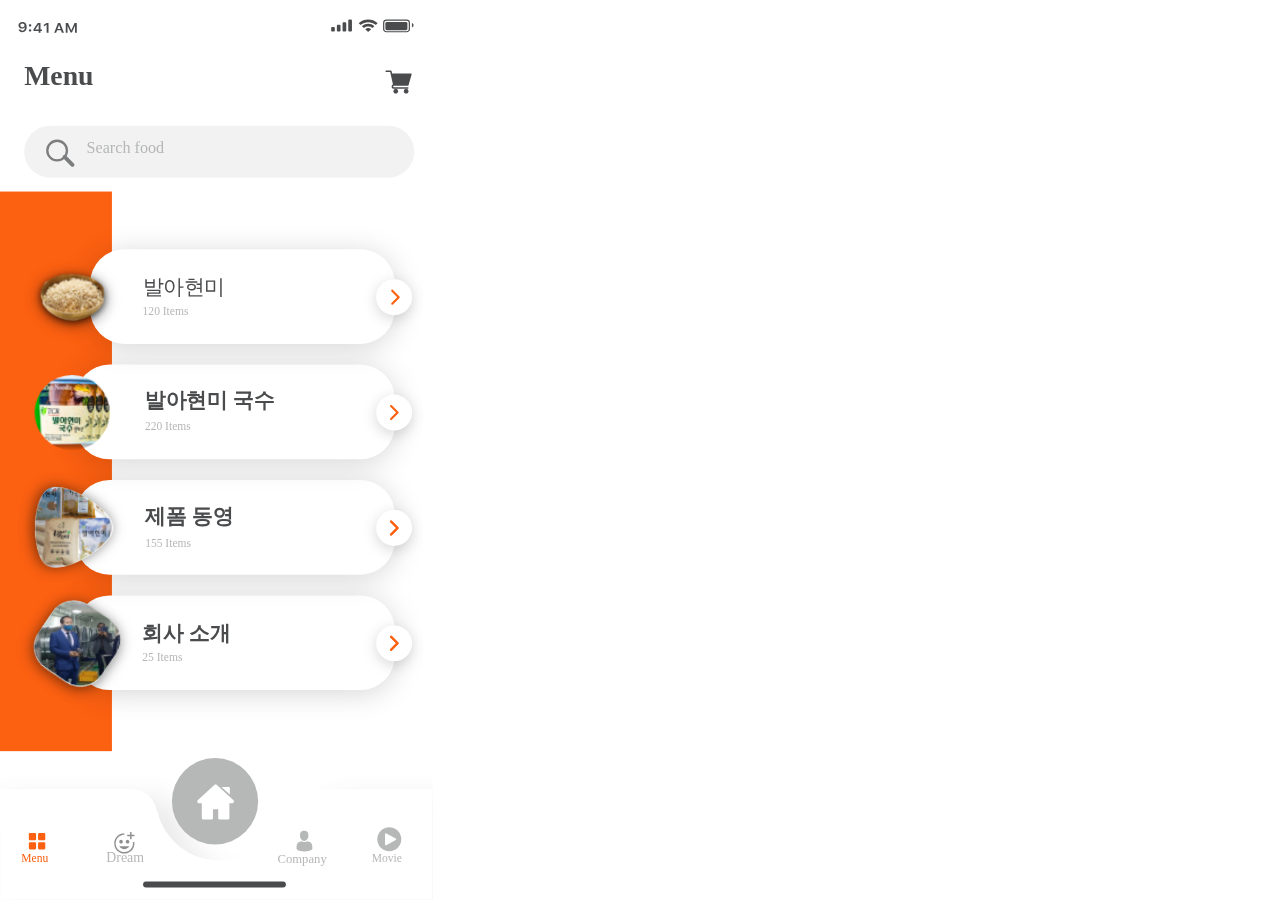
<file: HTML/menu.html>
<!DOCTYPE html>
<html>
<head>
<meta charset="utf-8"/>
<meta http-equiv="X-UA-Compatible" content="IE=edge"/>
<meta name="viewport" content="width=device-width, initial-scale=1.0">
<title>menu</title>
<link rel="stylesheet" type="text/css" id="applicationStylesheet" href="css/menu.css"/>
<script id="applicationScript" type="text/javascript" src="js/menu.js"></script>
</head>
<body>
<div id="menu">
	<div id="Menu_screen">
		<div id="Menu_r">
			<span>Menu</span>
		</div>
		<div id="Text_field_r" class="Text_field">
			<svg class="n_17278_r">
				<rect id="n_17278_r" rx="22.5" ry="22.5" x="0" y="0" width="338" height="45">
				</rect>
			</svg>
			<div id="Search_food_r">
				<span>Search food</span>
			</div>
			<div id="n_6821_sa">
				<svg class="n_16_sb">
					<ellipse id="n_16_sb" rx="8.5" ry="8.5" cx="8.5" cy="8.5">
					</ellipse>
				</svg>
				<svg class="n_3_sc" viewBox="0 0 4 4">
					<path id="n_3_sc" d="M 0 0 L 4 4">
					</path>
				</svg>
			</div>
		</div>
		<svg class="Side_bar_orange">
			<rect id="Side_bar_orange" rx="0" ry="0" x="0" y="0" width="97" height="485">
			</rect>
		</svg>
		<div id="Promotions">
			<svg class="n_17313">
				<rect id="n_17313" rx="30" ry="30" x="0" y="0" width="277.235" height="82.089">
				</rect>
			</svg>
			<svg class="n_28">
				<ellipse onclick="application.goToTargetView(event)" id="n_28" rx="15.568612098693848" ry="15.568617820739746" cx="15.568612098693848" cy="15.568617820739746">
				</ellipse>
			</svg>
			<div id="n_6843">
				<div id="n__si">
					<span>회사 소개</span>
				</div>
				<div id="n_5_Items">
					<span>25 Items</span>
				</div>
			</div>
			<div id="n_6845">
				<svg class="n_17315">
					<rect id="n_17315" rx="22" ry="22" x="0" y="0" width="66.049" height="66.049">
					</rect>
				</svg>
				<img id="n__2189" src="png/n__2189.png" srcset="png/n__2189.png 1x">
					
				</svg>
			</div>
		</div>
		<div onclick="application.goToTargetView(event)" id="Desserts">
			<svg class="n_17312">
				<rect id="n_17312" rx="30" ry="30" x="0" y="0" width="277.235" height="82.089">
				</rect>
			</svg>
			<svg class="n_26">
				<ellipse id="n_26" rx="15.568612098693848" ry="15.568617820739746" cx="15.568612098693848" cy="15.568617820739746">
				</ellipse>
			</svg>
			<div id="n_6842">
				<div id="n__sr">
					<span>제폼 동영</span>
				</div>
				<div id="n_55_Items">
					<span>155 Items</span>
				</div>
			</div>
			<div id="n_6844">
				<svg class="kobby-mendez-idTwDKt2j2o-unspl" viewBox="0 0 69.328 67.648">
					<path id="kobby-mendez-idTwDKt2j2o-unspl" d="M 34.66424179077148 2.932520707622994e-16 C 51.17641448974609 -9.926986876962474e-08 75.94467163085938 42.72522354125977 67.68858337402344 56.96696472167969 C 59.43249893188477 71.20870208740234 9.895990371704102 71.20870208740234 1.639905095100403 56.96696472167969 C -6.616179943084717 42.72522354125977 18.15207290649414 9.926986876962474e-08 34.66424179077148 2.932520707622994e-16 Z">
					</path>
				</svg>
				<img id="n__2190" src="png/n__2190.png" srcset="png/n__2190.png 1x">
					
				</svg>
			</div>
		</div>
		<div onclick="application.goToTargetView(event)" id="Beverages">
			<svg class="n_17311">
				<rect id="n_17311" rx="30" ry="30" x="0" y="0" width="277.235" height="82.089">
				</rect>
			</svg>
			<svg class="n_24">
				<ellipse id="n_24" rx="15.568612098693848" ry="15.568617820739746" cx="15.568612098693848" cy="15.568617820739746">
				</ellipse>
			</svg>
			<div id="n_6841">
				<div id="n___s">
					<span>발아현미 국수 </span>
				</div>
				<div id="n_20_Items">
					<span>220 Items</span>
				</div>
			</div>
			<img id="n__2191" src="png/n__2191.png" srcset="png/n__2191.png 1x">
				
			</svg>
		</div>
		<div onclick="application.goToTargetView(event)" id="Food">
			<svg class="n_17310">
				<rect id="n_17310" rx="30" ry="30" x="0" y="0" width="264.195" height="82.089">
				</rect>
			</svg>
			<div onclick="application.goToTargetView(event)" id="n_7891">
				<svg class="n_22">
					<ellipse id="n_22" rx="15.568612098693848" ry="15.568617820739746" cx="15.568612098693848" cy="15.568617820739746">
					</ellipse>
				</svg>
				<div id="n__12">
					<svg class="arrow_s" viewBox="6.248 3.442 7.502 13.12">
						<path id="arrow_s" d="M 11.48828125 10 L 6.5234375 5.0390625 C 6.15625 4.671875 6.15625 4.078125 6.5234375 3.71484375 C 6.890625 3.3515625 7.484375 3.3515625 7.8515625 3.71484375 L 13.4765625 9.3359375 C 13.83203125 9.69140625 13.83984375 10.26171875 13.50390625 10.62890625 L 7.85546875 16.2890625 C 7.671875 16.47265625 7.4296875 16.5625 7.19140625 16.5625 C 6.953125 16.5625 6.7109375 16.47265625 6.52734375 16.2890625 C 6.16015625 15.921875 6.16015625 15.328125 6.52734375 14.96484375 L 11.48828125 10 Z">
						</path>
					</svg>
				</div>
			</div>
			<img id="Ellipse" src="png/Ellipse.png" srcset="png/Ellipse.png 1x">
				
			<div id="n_6840">
				<div id="Text_tb">
					<span>발아현미</span>
				</div>
				<div id="n_20_Items_tc">
					<span>120 Items</span>
				</div>
			</div>
		</div>
		<div id="shopping-cart_td">
			<svg class="n_8562_te" viewBox="0 0 22.755 16">
				<path id="n_8562_te" d="M 7.377628803253174 13.33345985412598 L 19.42216491699219 13.33345985412598 C 19.72042465209961 13.33345985412598 19.98205757141113 13.13623905181885 20.06278419494629 12.84978294372559 L 22.72960662841797 3.516340494155884 C 22.78689765930176 3.315126895904541 22.74766159057617 3.098982334136963 22.62144660949707 2.931798696517944 C 22.49505996704102 2.765133380889893 22.29853439331055 2.666696548461914 22.08880996704102 2.666696548461914 L 5.838573455810547 2.666696548461914 L 5.36201286315918 0.5222679376602173 C 5.294304847717285 0.2168884575366974 5.023473262786865 4.9591064453125e-05 4.710977077484131 4.9591064453125e-05 L 0.666562557220459 4.9591064453125e-05 C 0.2981626093387604 4.9591064453125e-05 -9.919759031618014e-05 0.2983114123344421 -9.919759031618014e-05 0.6667113304138184 C -9.919759031618014e-05 1.035285115242004 0.2981626093387604 1.333373308181763 0.666562557220459 1.333373308181763 L 4.175909996032715 1.333373308181763 L 6.583359241485596 12.16662693023682 C 5.875030994415283 12.47461032867432 5.377639293670654 13.17964267730713 5.377639293670654 14.00012111663818 C 5.377639293670654 15.10289096832275 6.274855613708496 16.00010681152344 7.377624988555908 16.00010681152344 L 19.42216110229492 16.00010681152344 C 19.79073333740234 16.00010681152344 20.08882141113281 15.70201778411865 20.08882141113281 15.33344459533691 C 20.08882141113281 14.96504402160645 19.79073333740234 14.66678237915039 19.42216110229492 14.66678237915039 L 7.377624988555908 14.66678237915039 C 7.010440826416016 14.66678237915039 6.710963249206543 14.36800098419189 6.710963249206543 14.00012111663818 C 6.710963249206543 13.63224124908447 7.010440826416016 13.33345890045166 7.377624988555908 13.33345890045166 Z M 7.377628803253174 13.33345985412598">
				</path>
			</svg>
			<svg class="n_8563_tf" viewBox="151 360.004 4 4">
				<path id="n_8563_tf" d="M 151 362.0039672851562 C 151 363.1069030761719 151.897216796875 364.0039367675781 153.0001525878906 364.0039367675781 C 154.1029357910156 364.0039367675781 155.0001525878906 363.1069030761719 155.0001525878906 362.0039672851562 C 155.0001525878906 360.9011840820312 154.1029357910156 360.0039672851562 153.0001525878906 360.0039672851562 C 151.897216796875 360.0039672851562 151 360.9011840820312 151 362.0039672851562 Z M 151 362.0039672851562">
				</path>
			</svg>
			<svg class="n_8564_tg" viewBox="362.004 360.004 4 4">
				<path id="n_8564_tg" d="M 362.0039978027344 362.0039672851562 C 362.0039978027344 363.1069030761719 362.9011840820312 364.0039367675781 364.0039672851562 364.0039367675781 C 365.1069030761719 364.0039367675781 366.0039367675781 363.1069030761719 366.0039367675781 362.0039672851562 C 366.0039367675781 360.9011840820312 365.1069030761719 360.0039672851562 364.0039672851562 360.0039672851562 C 362.9011840820312 360.0039672851562 362.0039978027344 360.9011840820312 362.0039978027344 362.0039672851562 Z M 362.0039978027344 362.0039672851562">
				</path>
			</svg>
		</div>
		<div id="Status_bar_th">
			<div id="time_ti">
				<svg class="n_2707_tj" viewBox="26.017 18.334 7.127 8.871">
					<path id="n_2707_tj" d="M 29.39797973632812 27.20499992370605 C 28.55218887329102 27.20499992370605 27.83315849304199 26.9950008392334 27.23979187011719 26.57500076293945 C 26.64642715454102 26.15500068664551 26.28144836425781 25.59799957275391 26.14485359191895 24.90200042724609 L 27.7905387878418 24.90200042724609 C 27.89763069152832 25.22299957275391 28.09432411193848 25.47599983215332 28.38281059265137 25.6609992980957 C 28.67129707336426 25.84700012207031 29.01333236694336 25.93899917602539 29.41109275817871 25.93899917602539 C 30.0853214263916 25.93899917602539 30.61202812194824 25.66699981689453 30.99230766296387 25.12199974060059 C 31.37149238586426 24.57699966430664 31.56163215637207 23.81999969482422 31.56163215637207 22.85199928283691 L 31.50480842590332 22.85199928283691 L 31.4720287322998 22.85199928283691 L 31.45345115661621 22.85199928283691 C 31.23489952087402 23.25399971008301 30.91690635681152 23.56500053405762 30.49947547912598 23.7859992980957 C 30.0809497833252 24.00699996948242 29.60013771057129 24.11700057983398 29.05813217163086 24.11700057983398 C 28.1795597076416 24.11700057983398 27.45287895202637 23.85199928283691 26.87808990478516 23.31999969482422 C 26.30439567565918 22.78899955749512 26.01700019836426 22.11700057983398 26.01700019836426 21.30500030517578 C 26.01700019836426 20.4379997253418 26.33827018737793 19.72599983215332 26.98081016540527 19.16900062561035 C 27.62334823608398 18.61199951171875 28.44619178771973 18.33399963378906 29.4493408203125 18.33399963378906 C 30.12356758117676 18.33399963378906 30.72130393981934 18.47699928283691 31.24145698547363 18.76199913024902 C 31.76269721984863 19.04700088500977 32.17903900146484 19.46100044250488 32.49047470092773 20.00399971008301 C 32.92539215087891 20.71100044250488 33.14394378662109 21.60199928283691 33.14394378662109 22.67600059509277 C 33.14394378662109 24.09799957275391 32.81283569335938 25.20800018310547 32.15062713623047 26.00699996948242 C 31.48951148986816 26.80599975585938 30.57159614562988 27.20499992370605 29.39797973632812 27.20499992370605 Z M 28.14896392822266 22.45000076293945 C 28.49099540710449 22.76099967956543 28.92591094970703 22.91600036621094 29.45589637756348 22.91600036621094 C 29.98478889465332 22.91600036621094 30.4218921661377 22.76199913024902 30.7682933807373 22.45299911499023 C 31.11360359191895 22.14500045776367 31.2862606048584 21.75399971008301 31.2862606048584 21.2810001373291 C 31.2862606048584 20.80500030517578 31.11141777038574 20.40399932861328 30.7617359161377 20.07999992370605 C 30.41205406188965 19.75600051879883 29.97823143005371 19.5939998626709 29.46136093139648 19.5939998626709 C 28.94558143615723 19.5939998626709 28.51175689697266 19.75300025939941 28.16207504272461 20.07099914550781 C 27.8123950958252 20.38999938964844 27.63755416870117 20.78499984741211 27.63755416870117 21.25799942016602 C 27.63755416870117 21.74200057983398 27.80802345275879 22.13999938964844 28.14896392822266 22.45000076293945 Z">
					</path>
				</svg>
				<svg class="n_2708_tk" viewBox="34.255 19.805 2.145 6.363">
					<path id="n_2708_tk" d="M 34.2550048828125 20.77700042724609 C 34.2550048828125 20.48800086975098 34.35334777832031 20.25399971008301 34.550048828125 20.07399940490723 C 34.74674224853516 19.89500045776367 35.00681304931641 19.80500030517578 35.33136749267578 19.80500030517578 C 35.65590667724609 19.80500030517578 35.91489410400391 19.89500045776367 36.10940551757812 20.07399940490723 C 36.30282592773438 20.25399971008301 36.40007781982422 20.48800086975098 36.40007781982422 20.77700042724609 C 36.40007781982422 21.0629997253418 36.30282592773438 21.29500007629395 36.10940551757812 21.47500038146973 C 35.91489410400391 21.65399932861328 35.65590667724609 21.74399948120117 35.33136749267578 21.74399948120117 C 35.00681304931641 21.74399948120117 34.74674224853516 21.65399932861328 34.550048828125 21.47500038146973 C 34.35334777832031 21.29500007629395 34.2550048828125 21.0629997253418 34.2550048828125 20.77700042724609 Z M 34.2550048828125 25.19499969482422 C 34.2550048828125 24.90999984741211 34.35334777832031 24.67799949645996 34.550048828125 24.49799919128418 C 34.74674224853516 24.31800079345703 35.00681304931641 24.22900009155273 35.33136749267578 24.22900009155273 C 35.65590667724609 24.22900009155273 35.91489410400391 24.31800079345703 36.10940551757812 24.49799919128418 C 36.30282592773438 24.67799949645996 36.40007781982422 24.90999984741211 36.40007781982422 25.19499969482422 C 36.40007781982422 25.48399925231934 36.30282592773438 25.7189998626709 36.10940551757812 25.89800071716309 C 35.91489410400391 26.07799911499023 35.65590667724609 26.16799926757812 35.33136749267578 26.16799926757812 C 35.00681304931641 26.16799926757812 34.74674224853516 26.07799911499023 34.550048828125 25.89800071716309 C 34.35334777832031 25.7189998626709 34.2550048828125 25.48399925231934 34.2550048828125 25.19499969482422 Z">
					</path>
				</svg>
				<svg class="n_2709_tl" viewBox="37.929 18.545 7.344 8.455">
					<path id="n_2709_tl" d="M 42.44316864013672 27 L 42.44316864013672 25.42399978637695 L 37.92900085449219 25.42399978637695 L 37.92900085449219 24.07600021362305 C 38.68081665039062 22.81100082397461 39.93529510498047 20.96699905395508 41.69462966918945 18.54500007629395 L 44.02437973022461 18.54500007629395 L 44.02437973022461 24.14599990844727 L 45.27339935302734 24.14599990844727 L 45.27339935302734 25.42399978637695 L 44.02437973022461 25.42399978637695 L 44.02437973022461 27 L 42.44316864013672 27 Z M 39.4599494934082 24.0939998626709 L 39.4599494934082 24.18199920654297 L 42.46829986572266 24.18199920654297 L 42.46829986572266 19.77499961853027 L 42.37869262695312 19.77499961853027 C 41.37991714477539 21.12700080871582 40.40736389160156 22.56599998474121 39.4599494934082 24.0939998626709 Z">
					</path>
				</svg>
				<svg class="n_2710_tm" viewBox="45.91 18.545 4.06 8.455">
					<path id="n_2710_tm" d="M 48.31733703613281 27 L 48.31733703613281 20.06800079345703 L 48.20806503295898 20.06800079345703 L 45.91000366210938 21.54500007629395 L 45.91000366210938 20.09199905395508 L 48.32389450073242 18.54500007629395 L 49.96958160400391 18.54500007629395 L 49.96958160400391 27 L 48.31733703613281 27 Z">
					</path>
				</svg>
				<svg class="n_2711_tn" viewBox="54.757 18.545 8.42 8.455">
					<path id="n_2711_tn" d="M 61.40312957763672 27 L 60.62290191650391 24.83799934387207 L 57.22225570678711 24.83799934387207 L 56.42891311645508 27 L 54.75699996948242 27 L 58.03526306152344 18.54500007629395 L 59.8929443359375 18.54500007629395 L 63.17666625976562 27 L 61.40312957763672 27 Z M 58.8745002746582 20.1560001373291 L 57.60690307617188 23.64299964904785 L 60.23825073242188 23.64299964904785 L 58.98377227783203 20.1560001373291 L 58.8745002746582 20.1560001373291 Z">
					</path>
				</svg>
				<svg class="n_2712_to" viewBox="63.916 18.545 9.54 8.455">
					<path id="n_2712_to" d="M 65.45241546630859 27 L 63.9160041809082 27 L 63.9160041809082 18.54500007629395 L 65.84908294677734 18.54500007629395 L 68.62795257568359 24.70299911499023 L 68.74269866943359 24.70299911499023 L 71.52156829833984 18.54500007629395 L 73.45574951171875 18.54500007629395 L 73.45574951171875 27 L 71.91932678222656 27 L 71.91932678222656 21.05299949645996 L 71.82972717285156 21.05299949645996 L 69.27487182617188 26.67200088500977 L 68.09687805175781 26.67200088500977 L 65.54202270507812 21.05299949645996 L 65.45241546630859 21.05299949645996 L 65.45241546630859 27 Z">
					</path>
				</svg>
			</div>
			<div id="icons_tp">
				<div id="n_864_tq">
					<div id="n_863_tr">
						<svg class="n_2713_ts" viewBox="315.689 15.833 16.195 10.64">
							<path id="n_2713_ts" d="M 326.1401062011719 24.42799949645996 C 326.2056579589844 24.36800003051758 326.2406616210938 24.28800010681152 326.2395629882812 24.20299911499023 C 326.2373657226562 24.1200008392334 326.1969299316406 24.04000091552734 326.1302795410156 23.98399925231934 C 324.7774658203125 22.9370002746582 322.7973937988281 22.9370002746582 321.4445495605469 23.98399925231934 C 321.3757019042969 24.04000091552734 321.3374633789062 24.1200008392334 321.3352661132812 24.20299911499023 C 321.3330993652344 24.28800010681152 321.3680419921875 24.36800003051758 321.4336547851562 24.42799949645996 L 323.552490234375 26.38400077819824 C 323.6136779785156 26.44099998474121 323.6989135742188 26.47299957275391 323.7874145507812 26.47299957275391 C 323.8759155273438 26.47299957275391 323.9600524902344 26.44099998474121 324.0212707519531 26.38400077819824 L 326.1401062011719 24.42799949645996 Z M 323.7874145507812 21.72500038146973 C 325.0790710449219 21.72500038146973 326.3226318359375 22.16500091552734 327.2809448242188 22.95700073242188 C 327.4088134765625 23.06999969482422 327.6131591796875 23.06800079345703 327.7388305664062 22.95299911499023 L 328.9638061523438 21.81999969482422 C 329.0282592773438 21.76099967956543 329.063232421875 21.68000030517578 329.063232421875 21.59600067138672 C 329.06103515625 21.51300048828125 329.0249938964844 21.4330005645752 328.9583129882812 21.375 C 326.0439758300781 18.89399909973145 321.531982421875 18.89399909973145 318.6175842285156 21.375 C 318.5520324707031 21.4330005645752 318.5137634277344 21.51300048828125 318.5137634277344 21.59600067138672 C 318.5126953125 21.68000030517578 318.5487670898438 21.76099967956543 318.6132202148438 21.81999969482422 L 319.8370971679688 22.95299911499023 C 319.9638977050781 23.06800079345703 320.1671142578125 23.06999969482422 320.2971801757812 22.95700073242188 C 321.2533264160156 22.16500091552734 322.4968872070312 21.72599983215332 323.7874145507812 21.72500038146973 Z M 323.7874145507812 18.04299926757812 C 326.137939453125 18.04299926757812 328.3966369628906 18.86899948120117 330.0991821289062 20.35000038146973 C 330.2280883789062 20.46500015258789 330.4324645996094 20.46299934387207 330.5592041015625 20.34700012207031 L 331.7841796875 19.21500015258789 C 331.8497619628906 19.1560001373291 331.8836364746094 19.07699966430664 331.8836364746094 18.99300003051758 C 331.8836364746094 18.90999984741211 331.8475646972656 18.82999992370605 331.7809143066406 18.77300071716309 C 327.3115539550781 14.85299968719482 320.2610778808594 14.85299968719482 315.7917175292969 18.77300071716309 C 315.7261657714844 18.82999992370605 315.6901245117188 18.90999984741211 315.6890258789062 18.99300003051758 C 315.6890258789062 19.07600021362305 315.7239990234375 19.1560001373291 315.7884521484375 19.21500015258789 L 317.015625 20.34700012207031 C 317.1412963867188 20.46299934387207 317.3467102050781 20.46500015258789 317.4745788574219 20.35000038146973 C 319.1770935058594 18.86800003051758 321.4369201660156 18.04299926757812 323.7874145507812 18.04299926757812 Z">
							</path>
						</svg>
					</div>
				</div>
				<div id="n_866_tt">
					<div id="n_865_tu">
						<svg class="n_2714_tv" viewBox="294.315 16.159 18.026 10.349">
							<path id="n_2714_tv" d="M 310.2200317382812 16.15900039672852 L 311.2799987792969 16.15900039672852 C 311.8668518066406 16.15900039672852 312.3410949707031 16.5930004119873 312.3410949707031 17.12899971008301 L 312.3410949707031 25.53800010681152 C 312.3410949707031 26.07500076293945 311.8668518066406 26.50799942016602 311.2799987792969 26.50799942016602 L 310.2200317382812 26.50799942016602 C 309.6354064941406 26.50799942016602 309.1600646972656 26.07500076293945 309.1600646972656 25.53800010681152 L 309.1600646972656 17.12899971008301 C 309.1600646972656 16.5930004119873 309.6354064941406 16.15900039672852 310.2200317382812 16.15900039672852 Z M 305.2731323242188 18.42300033569336 L 306.3330993652344 18.42300033569336 C 306.9188232421875 18.42300033569336 307.3941955566406 18.85700035095215 307.3941955566406 19.39299964904785 L 307.3941955566406 25.53800010681152 C 307.3941955566406 26.07500076293945 306.9188232421875 26.50799942016602 306.3330993652344 26.50799942016602 L 305.2731323242188 26.50799942016602 C 304.6863403320312 26.50799942016602 304.2131652832031 26.07500076293945 304.2131652832031 25.53800010681152 L 304.2131652832031 19.39299964904785 C 304.2131652832031 18.85700035095215 304.6863403320312 18.42300033569336 305.2731323242188 18.42300033569336 Z M 300.3251647949219 20.6870002746582 L 301.38623046875 20.6870002746582 C 301.9708557128906 20.6870002746582 302.4461975097656 21.12199974060059 302.4461975097656 21.6569995880127 L 302.4461975097656 25.53800010681152 C 302.4461975097656 26.07500076293945 301.9708557128906 26.50799942016602 301.38623046875 26.50799942016602 L 300.3251647949219 26.50799942016602 C 299.7394409179688 26.50799942016602 299.2651977539062 26.07500076293945 299.2651977539062 25.53800010681152 L 299.2651977539062 21.6569995880127 C 299.2651977539062 21.12199974060059 299.7394409179688 20.6870002746582 300.3251647949219 20.6870002746582 Z M 295.3760986328125 22.62800025939941 L 296.4360656738281 22.62800025939941 C 297.0217590332031 22.62800025939941 297.4960327148438 23.0629997253418 297.4960327148438 23.59799957275391 L 297.4960327148438 25.53800010681152 C 297.4960327148438 26.07500076293945 297.0217590332031 26.50799942016602 296.4360656738281 26.50799942016602 L 295.3760986328125 26.50799942016602 C 294.7903747558594 26.50799942016602 294.3150329589844 26.07500076293945 294.3150329589844 25.53800010681152 L 294.3150329589844 23.59799957275391 C 294.3150329589844 23.0629997253418 294.7903747558594 22.62800025939941 295.3760986328125 22.62800025939941 Z">
							</path>
						</svg>
					</div>
				</div>
				<div id="n_869_tw">
					<div id="n_868_tx">
						<div id="n_867_ty">
							<svg class="n_2715_tz" viewBox="335.394 15.835 23.326 10.998">
								<path id="n_2715_tz" d="M 355.89404296875 16.80599975585938 C 356.8677062988281 16.80599975585938 357.6599426269531 17.5310001373291 357.6599426269531 18.42300033569336 L 357.6599426269531 24.2450008392334 C 357.6599426269531 25.13699913024902 356.8677062988281 25.86199951171875 355.89404296875 25.86199951171875 L 338.2198791503906 25.86199951171875 C 337.2462158203125 25.86199951171875 336.4539794921875 25.13699913024902 336.4539794921875 24.2450008392334 L 336.4539794921875 18.42300033569336 C 336.4539794921875 17.5310001373291 337.2462158203125 16.80599975585938 338.2198791503906 16.80599975585938 L 355.89404296875 16.80599975585938 M 355.89404296875 15.83500003814697 L 338.2198791503906 15.83500003814697 C 336.6582946777344 15.83500003814697 335.3940124511719 16.99399948120117 335.3940124511719 18.42300033569336 L 335.3940124511719 24.2450008392334 C 335.3940124511719 25.67399978637695 336.6582946777344 26.83300018310547 338.2198791503906 26.83300018310547 L 355.89404296875 26.83300018310547 C 357.4555969238281 26.83300018310547 358.7199096679688 25.67399978637695 358.7199096679688 24.2450008392334 L 358.7199096679688 18.42300033569336 C 358.7199096679688 16.99399948120117 357.4555969238281 15.83500003814697 355.89404296875 15.83500003814697 L 355.89404296875 15.83500003814697 Z">
								</path>
							</svg>
						</div>
						<svg class="n_2716_t" viewBox="357.711 19.393 1.409 3.882">
							<path id="n_2716_t" d="M 357.7109985351562 19.39299964904785 L 357.7109985351562 23.27499961853027 C 358.564453125 22.94599914550781 359.1195678710938 22.18099975585938 359.1195678710938 21.33399963378906 C 359.1195678710938 20.48699951171875 358.564453125 19.72200012207031 357.7109985351562 19.39299964904785">
							</path>
						</svg>
						<svg class="n_179_t">
							<rect id="n_179_t" rx="1.2947821617126465" ry="1.2947821617126465" x="0" y="0" width="19.086" height="7.117">
							</rect>
						</svg>
					</div>
				</div>
			</div>
		</div>
	</div>
	<div id="n__13">
		<svg class="arrow_t" viewBox="6.248 3.442 7.502 13.12">
			<path id="arrow_t" d="M 11.48828125 10 L 6.5234375 5.0390625 C 6.15625 4.671875 6.15625 4.078125 6.5234375 3.71484375 C 6.890625 3.3515625 7.484375 3.3515625 7.8515625 3.71484375 L 13.4765625 9.3359375 C 13.83203125 9.69140625 13.83984375 10.26171875 13.50390625 10.62890625 L 7.85546875 16.2890625 C 7.671875 16.47265625 7.4296875 16.5625 7.19140625 16.5625 C 6.953125 16.5625 6.7109375 16.47265625 6.52734375 16.2890625 C 6.16015625 15.921875 6.16015625 15.328125 6.52734375 14.96484375 L 11.48828125 10 Z">
			</path>
		</svg>
	</div>
	<div id="n__15">
		<svg class="arrow_ub" viewBox="6.248 3.442 7.502 13.12">
			<path id="arrow_ub" d="M 11.48828125 10 L 6.5234375 5.0390625 C 6.15625 4.671875 6.15625 4.078125 6.5234375 3.71484375 C 6.890625 3.3515625 7.484375 3.3515625 7.8515625 3.71484375 L 13.4765625 9.3359375 C 13.83203125 9.69140625 13.83984375 10.26171875 13.50390625 10.62890625 L 7.85546875 16.2890625 C 7.671875 16.47265625 7.4296875 16.5625 7.19140625 16.5625 C 6.953125 16.5625 6.7109375 16.47265625 6.52734375 16.2890625 C 6.16015625 15.921875 6.16015625 15.328125 6.52734375 14.96484375 L 11.48828125 10 Z">
			</path>
		</svg>
		<svg class="arrow_ub" viewBox="6.248 3.442 7.502 13.12">
			<path id="arrow_ub" d="M 11.48828125 10 L 6.5234375 5.0390625 C 6.15625 4.671875 6.15625 4.078125 6.5234375 3.71484375 C 6.890625 3.3515625 7.484375 3.3515625 7.8515625 3.71484375 L 13.4765625 9.3359375 C 13.83203125 9.69140625 13.83984375 10.26171875 13.50390625 10.62890625 L 7.85546875 16.2890625 C 7.671875 16.47265625 7.4296875 16.5625 7.19140625 16.5625 C 6.953125 16.5625 6.7109375 16.47265625 6.52734375 16.2890625 C 6.16015625 15.921875 6.16015625 15.328125 6.52734375 14.96484375 L 11.48828125 10 Z">
			</path>
		</svg>
	</div>
	<div id="n__16">
		<svg class="arrow_ud" viewBox="6.248 3.442 7.502 13.12">
			<path id="arrow_ud" d="M 11.48828125 10 L 6.5234375 5.0390625 C 6.15625 4.671875 6.15625 4.078125 6.5234375 3.71484375 C 6.890625 3.3515625 7.484375 3.3515625 7.8515625 3.71484375 L 13.4765625 9.3359375 C 13.83203125 9.69140625 13.83984375 10.26171875 13.50390625 10.62890625 L 7.85546875 16.2890625 C 7.671875 16.47265625 7.4296875 16.5625 7.19140625 16.5625 C 6.953125 16.5625 6.7109375 16.47265625 6.52734375 16.2890625 C 6.16015625 15.921875 6.16015625 15.328125 6.52734375 14.96484375 L 11.48828125 10 Z">
			</path>
		</svg>
		<svg class="arrow_ud" viewBox="6.248 3.442 7.502 13.12">
			<path id="arrow_ud" d="M 11.48828125 10 L 6.5234375 5.0390625 C 6.15625 4.671875 6.15625 4.078125 6.5234375 3.71484375 C 6.890625 3.3515625 7.484375 3.3515625 7.8515625 3.71484375 L 13.4765625 9.3359375 C 13.83203125 9.69140625 13.83984375 10.26171875 13.50390625 10.62890625 L 7.85546875 16.2890625 C 7.671875 16.47265625 7.4296875 16.5625 7.19140625 16.5625 C 6.953125 16.5625 6.7109375 16.47265625 6.52734375 16.2890625 C 6.16015625 15.921875 6.16015625 15.328125 6.52734375 14.96484375 L 11.48828125 10 Z">
			</path>
		</svg>
	</div>
	<div id="n_8209">
		<div id="n_8198_ub">
			<svg class="n_5_uc" viewBox="0 0 373.285 95.704">
				<path id="n_5_uc" d="M 372.54150390625 95.70240020751953 L 0.7074000239372253 95.70240020751953 L 0.7074000239372253 36.40859985351562 L 0 36.40859985351562 L 0 0 L 113.5953063964844 0 C 125.1705780029297 0 134.6579437255859 8.940113067626953 135.5295867919922 20.29196548461914 C 141.9499969482422 44.56330871582031 162.9461975097656 61.37460327148438 187.1199035644531 61.37460327148438 C 211.3599090576172 61.37460327148438 232.4045715332031 44.4724006652832 238.7623291015625 20.0935173034668 C 239.7285461425781 8.836027145385742 249.1727600097656 0 260.681396484375 0 L 373.284912109375 0 L 373.284912109375 36.40859985351562 L 372.54150390625 36.40859985351562 L 372.54150390625 95.70240020751953 L 372.54150390625 95.70420074462891 Z">
				</path>
			</svg>
			<div id="n__34__19" class="______34___19">
				<svg class="n_13_ue">
					<ellipse id="n_13_ue" rx="37.365081787109375" ry="37.44935607910156" cx="37.365081787109375" cy="37.44935607910156">
					</ellipse>
				</svg>
			</div>
			<div id="n_01-home_uf">
				<div id="n_2268_ug">
					<div id="n_2267_uh">
						<svg class="n_4239_ui" viewBox="0 12.675 31.713 30.143">
							<path id="n_4239_ui" d="M 31.1800537109375 26.06723022460938 L 16.95160102844238 13.10234832763672 C 16.32707405090332 12.53319358825684 15.38529300689697 12.5332555770874 14.76100921630859 13.10228824615479 L 0.5325074195861816 26.06729125976562 C 0.03222813829779625 26.52316093444824 -0.1330244243144989 27.22554206848145 0.1113858595490456 27.85664176940918 C 0.3558580577373505 28.48773002624512 0.9510893821716309 28.89547538757324 1.627894043922424 28.89547538757324 L 3.900426626205444 28.89547538757324 L 3.900426626205444 41.88532638549805 C 3.900426626205444 42.40034103393555 4.31801700592041 42.81793212890625 4.833038330078125 42.81793212890625 L 12.63199424743652 42.81793212890625 C 13.14701175689697 42.81793212890625 13.56460571289062 42.40040588378906 13.56460571289062 41.88532638549805 L 13.56460571289062 33.99829864501953 L 18.14819717407227 33.99829864501953 L 18.14819717407227 41.88539123535156 C 18.14819717407227 42.40040588378906 18.56579208374023 42.81800079345703 19.08080673217773 42.81800079345703 L 26.87939834594727 42.81800079345703 C 27.3944149017334 42.81800079345703 27.8120059967041 42.40046691894531 27.8120059967041 41.88539123535156 L 27.8120059967041 28.89547538757324 L 30.0849666595459 28.89547538757324 C 30.76171684265137 28.89547538757324 31.35700798034668 28.48766136169434 31.60148239135742 27.85664176940918 C 31.84558296203613 27.2254810333252 31.68032455444336 26.52316093444824 31.1800537109375 26.06723022460938 Z">
							</path>
						</svg>
					</div>
				</div>
				<div id="n_2270_uj">
					<div id="n_2269_uk">
						<svg class="n_4240_ul" viewBox="343.973 42.73 7.196 6.543">
							<path id="n_4240_ul" d="M 350.2362365722656 42.72998428344727 L 343.9729614257812 42.72998428344727 L 351.1687927246094 49.27294540405273 L 351.1687927246094 43.66254425048828 C 351.1687927246094 43.14752960205078 350.7512817382812 42.72998428344727 350.2362365722656 42.72998428344727 Z">
							</path>
						</svg>
					</div>
				</div>
			</div>
			<div id="n_8197_um">
				<svg class="n_4_un" viewBox="0 0 375 95.833">
					<path id="n_4_un" d="M 375.0003051757812 95.83200073242188 L 0.1692000031471252 95.83200073242188 L 0.1692000031471252 36.45809936523438 L 0 36.45809936523438 L 0 0 L 114.1569061279297 0 C 125.2035140991211 0 134.3480834960938 8.140721321105957 135.9189910888672 18.74970054626465 L 136.2239990234375 18.74970054626465 C 142.1874084472656 43.89570236206055 163.7351989746094 61.45740127563477 188.6256103515625 61.45740127563477 C 213.2866058349609 61.45740127563477 234.6662445068359 44.21722030639648 240.8582611083984 19.44318008422852 C 242.1249237060547 8.497495651245117 251.4255828857422 0 262.7109069824219 0 L 374.8311157226562 0 L 374.8311157226562 18.74970054626465 L 375.0003051757812 18.74970054626465 L 375.0003051757812 95.83200073242188 L 375.0003051757812 95.83290100097656 Z">
					</path>
				</svg>
			</div>
			<div onclick="application.goToTargetView(event)" id="n__37__1" class="______37___1">
				<div id="Movie_up">
					<span>Movie</span>
				</div>
				<div id="Actions__Controls__play--fille_uq" class="Actions___Controls___play__filled___32">
					<svg class="Fill_ur" viewBox="0 0 20.805 20.805">
						<path id="Fill_ur" d="M 10.40293312072754 20.80520057678223 C 7.624032020568848 20.80520057678223 5.011566162109375 19.72319030761719 3.046783447265625 17.75850296020508 C 1.082037448883057 15.79383850097656 0 13.18158149719238 0 10.40293312072754 C 0 7.623987674713135 1.082037448883057 5.011528968811035 3.046783447265625 3.046783447265625 C 5.011528968811035 1.082037448883057 7.623987674713135 0 10.40293312072754 0 C 11.77578353881836 0 13.11507892608643 0.2664263546466827 14.38361358642578 0.7918784618377686 C 15.65217018127441 1.317322731018066 16.78761100769043 2.075987339019775 17.75841331481934 3.046783447265625 C 18.72922515869141 4.01760196685791 19.48789024353027 5.153071403503418 20.01332092285156 6.42167329788208 C 20.53877067565918 7.690281867980957 20.80520057678223 9.029770851135254 20.80520057678223 10.40293312072754 C 20.80520057678223 13.18154430389404 19.72319030761719 15.79380226135254 17.75850296020508 17.75850296020508 C 15.79380226135254 19.72319030761719 13.18154430389404 20.80520057678223 10.40293312072754 20.80520057678223 Z M 7.423023223876953 5.205812931060791 C 7.292648792266846 5.205812931060791 7.164079189300537 5.240149021148682 7.05120325088501 5.305121898651123 C 6.826811790466309 5.438297748565674 6.687408447265625 5.683271884918213 6.687408447265625 5.944436550140381 L 6.687408447265625 14.86075878143311 C 6.680736064910889 15.1262731552124 6.817315101623535 15.37687397003174 7.04384708404541 15.51478958129883 C 7.15670919418335 15.57975292205811 7.285263061523438 15.61409950256348 7.415585517883301 15.61409950256348 C 7.545900821685791 15.61409950256348 7.674269676208496 15.579758644104 7.786818027496338 15.51478958129883 L 15.96084022521973 11.05629348754883 L 15.96821022033691 11.07170391082764 C 16.20828628540039 10.94193172454834 16.35807228088379 10.69145011901855 16.35807228088379 10.41764545440674 C 16.35807228088379 10.14418411254883 16.20868301391602 9.89356803894043 15.96819591522217 9.763618469238281 L 7.794843673706055 5.305121898651123 C 7.681968212127686 5.240149021148682 7.553398132324219 5.205812931060791 7.423023223876953 5.205812931060791 Z">
						</path>
					</svg>
				</div>
			</div>
			<div id="n_6814_us">
				<svg class="n_2718_ut" viewBox="286.841 3.784 16.336 2.348">
					<path id="n_2718_ut" d="M 302.3733520507812 3.784480810165405 L 287.6437377929688 3.784480810165405 C 287.4305114746094 3.784480810165405 287.226806640625 3.869126558303833 287.0758972167969 4.01979923248291 C 286.9249572753906 4.170462608337402 286.841064453125 4.374815940856934 286.841064453125 4.587883949279785 L 286.841064453125 5.329033851623535 C 286.841064453125 5.542111396789551 286.9249572753906 5.746463775634766 287.0758972167969 5.897127151489258 C 287.226806640625 6.047800064086914 287.4305114746094 6.132436752319336 287.6437377929688 6.132436752319336 L 302.3733520507812 6.132436752319336 C 302.5865173339844 6.132436752319336 302.7911987304688 6.047800064086914 302.941162109375 5.897127151489258 C 303.0920715332031 5.746463775634766 303.1769714355469 5.542111396789551 303.1769714355469 5.329033851623535 L 303.1769714355469 4.587883949279785 C 303.1769714355469 4.374815940856934 303.0920715332031 4.170462608337402 302.941162109375 4.01979923248291 C 302.7911987304688 3.869126558303833 302.5865173339844 3.784480810165405 302.3733520507812 3.784480810165405 Z">
					</path>
				</svg>
				<svg class="n_2719_uu" viewBox="286.841 18.726 16.336 2.348">
					<path id="n_2719_uu" d="M 302.3733520507812 18.7263011932373 L 287.6437377929688 18.7263011932373 C 287.4305114746094 18.7263011932373 287.226806640625 18.81090927124023 287.0758972167969 18.96154594421387 C 286.9249572753906 19.11227798461914 286.841064453125 19.31658363342285 286.841064453125 19.5296573638916 L 286.841064453125 20.27085494995117 C 286.841064453125 20.48393440246582 286.9249572753906 20.68824005126953 287.0758972167969 20.83887481689453 C 287.226806640625 20.98960494995117 287.4305114746094 21.07421112060547 287.6437377929688 21.07421112060547 L 302.3733520507812 21.07421112060547 C 302.5865173339844 21.07421112060547 302.7911987304688 20.98960494995117 302.941162109375 20.83887481689453 C 303.0920715332031 20.68824005126953 303.1769714355469 20.48393440246582 303.1769714355469 20.27085494995117 L 303.1769714355469 19.5296573638916 C 303.1769714355469 19.31658363342285 303.0920715332031 19.11227798461914 302.941162109375 18.96164131164551 C 302.7911987304688 18.81100463867188 302.5865173339844 18.7263011932373 302.3733520507812 18.7263011932373 Z">
					</path>
				</svg>
				<svg class="n_2720_uv" viewBox="292.751 13.746 10.761 2.348">
					<path id="n_2720_uv" d="M 303.5124206542969 14.54915237426758 C 303.5124206542969 14.33607292175293 303.4275207519531 14.13167476654053 303.276611328125 13.98103904724121 C 303.1266479492188 13.83040332794189 302.9219360351562 13.74570083618164 302.7088317871094 13.74570083618164 L 293.5546264648438 13.74570083618164 C 293.3415222167969 13.74570083618164 293.1367797851562 13.83040332794189 292.9868469238281 13.98103904724121 C 292.8359680175781 14.13167476654053 292.7510375976562 14.33607292175293 292.7510375976562 14.54915237426758 L 292.7510375976562 15.29025173187256 C 292.7510375976562 15.39580154418945 292.7717895507812 15.50021839141846 292.8123474121094 15.59765529632568 C 292.8528747558594 15.69518566131592 292.9122924804688 15.78366184234619 292.9868469238281 15.85827159881592 C 293.0613403320312 15.93288135528564 293.1500549316406 15.99202442169189 293.2471618652344 16.03239250183105 C 293.3442993164062 16.07276153564453 293.4490356445312 16.09351348876953 293.5546264648438 16.09342002868652 L 302.7088317871094 16.09342002868652 C 302.9219360351562 16.09342002868652 303.1257019042969 16.00881195068359 303.276611328125 15.85817623138428 C 303.4275207519531 15.70763492584229 303.5124206542969 15.50333309173584 303.5124206542969 15.29025173187256 L 303.5124206542969 14.54915237426758 Z">
					</path>
				</svg>
				<svg class="n_2721_uw" viewBox="292.751 8.792 10.761 2.348">
					<path id="n_2721_uw" d="M 303.5124206542969 9.595883369445801 C 303.5124206542969 9.382807731628418 303.4275207519531 9.178462982177734 303.276611328125 9.027790069580078 C 303.1266479492188 8.877126693725586 302.9219360351562 8.79248046875 302.7088317871094 8.79248046875 L 293.5546264648438 8.79248046875 C 293.4490356445312 8.79248046875 293.3442993164062 8.813260078430176 293.2471618652344 8.853638648986816 C 293.1500549316406 8.894010543823242 293.0613403320312 8.953190803527832 292.9868469238281 9.027790069580078 C 292.9122924804688 9.102400779724121 292.8528747558594 9.190961837768555 292.8123474121094 9.288435935974121 C 292.7717895507812 9.385910034179688 292.7510375976562 9.490382194519043 292.7510375976562 9.595883369445801 L 292.7510375976562 10.33705234527588 C 292.7510375976562 10.4425048828125 292.7717895507812 10.54701614379883 292.8123474121094 10.64445304870605 C 292.8528747558594 10.7418909072876 292.9122924804688 10.83045959472656 292.9868469238281 10.90507030487061 C 293.0613403320312 10.97958755493164 293.1500549316406 11.03882122039795 293.2471618652344 11.07909774780273 C 293.3442993164062 11.11946868896484 293.4490356445312 11.14021873474121 293.5546264648438 11.14021873474121 L 302.7088317871094 11.14021873474121 C 302.9219360351562 11.14021873474121 303.1257019042969 11.0556116104126 303.276611328125 10.90497493743896 C 303.4275207519531 10.75434017181396 303.5124206542969 10.55003547668457 303.5124206542969 10.33705234527588 L 303.5124206542969 9.595883369445801 Z">
					</path>
				</svg>
				<svg class="n_2722_ux" viewBox="286.841 10.539 3.225 3.7">
					<path id="n_2722_ux" d="M 286.9749145507812 14.23903656005859 C 286.9919128417969 14.23903656005859 287.0098266601562 14.23545169830322 287.0267944335938 14.22847175598145 C 287.0427856445312 14.22149085998535 287.0579223632812 14.21130466461182 287.0701904296875 14.19847679138184 L 290.0008544921875 12.50658798217773 L 289.9970397949219 12.5009298324585 C 290.0178527832031 12.48961067199707 290.0347595214844 12.47310543060303 290.0470581054688 12.45301342010498 C 290.0583801269531 12.43301773071289 290.0649719238281 12.41009712219238 290.0659484863281 12.38679885864258 C 290.0649719238281 12.36076545715332 290.0574645996094 12.33539295196533 290.0432739257812 12.31369876861572 C 290.0291137695312 12.29190826416016 290.0093078613281 12.27483558654785 289.9857177734375 12.26436710357666 L 289.9866943359375 12.26200771331787 L 287.0682678222656 10.57691097259521 C 287.0494689941406 10.55880355834961 287.0258483886719 10.54644680023193 287.0003662109375 10.54144668579102 C 286.9749145507812 10.53635215759277 286.948486328125 10.53889942169189 286.9248657226562 10.54861545562744 C 286.9003601074219 10.55833053588867 286.8796081542969 10.57483673095703 286.8655090332031 10.59624862670898 C 286.8504333496094 10.61756610870361 286.8419494628906 10.64275169372559 286.8409423828125 10.66869068145752 L 286.8409423828125 10.66869068145752 L 286.8409423828125 14.10509586334229 C 286.8400268554688 14.12273502349854 286.8437805175781 14.14018440246582 286.8504333496094 14.15640640258789 C 286.8570251464844 14.17272663116455 286.8673706054688 14.18743896484375 286.8796081542969 14.19989109039307 C 286.8918762207031 14.21234321594238 286.906982421875 14.22224712371826 286.9230346679688 14.22894287109375 C 286.9390869140625 14.23564052581787 286.9570007324219 14.23913097381592 286.9749145507812 14.23903656005859 Z">
					</path>
				</svg>
			</div>
			<div onclick="application.goToTargetView(event)" id="n__31__19" class="______31___19">
				<div id="Company_uz">
					<span>Company</span>
				</div>
				<div id="man-user_u">
					<svg class="n_4253_u" viewBox="104.535 0 7.272 8.832">
						<path id="n_4253_u" d="M 108.1709060668945 8.832291603088379 C 110.1788101196289 8.832291603088379 111.8066940307617 6.855135440826416 111.8066940307617 4.416171550750732 C 111.8066940307617 1.977155923843384 111.2722549438477 0 108.1709060668945 0 C 105.0695724487305 0 104.5350189208984 1.977155923843384 104.5350189208984 4.416171073913574 C 104.5350189208984 6.855134963989258 106.1628875732422 8.832291603088379 108.1709060668945 8.832291603088379 Z">
						</path>
					</svg>
					<svg class="n_4254_u" viewBox="41.895 300.372 0.001 0.076">
						<path id="n_4254_u" d="M 41.89586639404297 300.4483642578125 C 41.89524459838867 300.2996215820312 41.89462661743164 300.4064636230469 41.89586639404297 300.4483642578125 L 41.89586639404297 300.4483642578125 Z">
						</path>
					</svg>
					<svg class="n_4255_u" viewBox="308.085 301.486 0.001 0.135">
						<path id="n_4255_u" d="M 308.0850524902344 301.6212158203125 C 308.0870056152344 301.5804748535156 308.0857238769531 301.3387451171875 308.0850524902344 301.6212158203125 L 308.0850524902344 301.6212158203125 Z">
						</path>
					</svg>
					<svg class="n_4256_u" viewBox="41.908 177.74 13.734 8.888">
						<path id="n_4256_u" d="M 55.63463592529297 183.9657592773438 C 55.56729888916016 179.717041015625 55.01240921020508 178.5063781738281 50.76620101928711 177.7400207519531 C 50.76620101928711 177.7400207519531 50.16849517822266 178.501708984375 48.77532577514648 178.501708984375 C 47.38216400146484 178.501708984375 46.78433990478516 177.7400207519531 46.78433990478516 177.7400207519531 C 42.58446884155273 178.4980163574219 41.99583435058594 179.6907348632812 41.91844177246094 183.8277282714844 C 41.91209411621094 184.1655578613281 41.90915298461914 184.1832885742188 41.90801620483398 184.1441040039062 C 41.90826797485352 184.2175903320312 41.9085807800293 184.3534851074219 41.9085807800293 184.5904541015625 C 41.9085807800293 184.5904541015625 42.91950225830078 186.62841796875 48.77532577514648 186.62841796875 C 54.63104629516602 186.62841796875 55.64206695556641 184.5904541015625 55.64206695556641 184.5904541015625 C 55.64206695556641 184.4382019042969 55.64217758178711 184.3323059082031 55.64233016967773 184.2603149414062 C 55.64119338989258 184.2845458984375 55.63891983032227 184.2375183105469 55.63463592529297 183.9657592773438 Z">
						</path>
					</svg>
				</div>
			</div>
			<div id="n__33__19" class="______33___19">
				<div id="Menu_u">
					<span>Menu</span>
				</div>
				<div id="n_6847_u">
					<svg class="n_17318_u">
						<rect id="n_17318_u" rx="1" ry="1" x="0" y="0" width="6.242" height="6.242">
						</rect>
					</svg>
					<svg class="n_17321_u">
						<rect id="n_17321_u" rx="1" ry="1" x="0" y="0" width="6.242" height="6.242">
						</rect>
					</svg>
					<svg class="n_17319_va">
						<rect id="n_17319_va" rx="1" ry="1" x="0" y="0" width="6.242" height="6.242">
						</rect>
					</svg>
					<svg class="n_17320_vb">
						<rect id="n_17320_vb" rx="1" ry="1" x="0" y="0" width="6.242" height="6.242">
						</rect>
					</svg>
				</div>
			</div>
			<svg class="n_17357_vc">
				<rect id="n_17357_vc" rx="2.60064959526062" ry="2.60064959526062" x="0" y="0" width="123.791" height="5.201">
				</rect>
			</svg>
		</div>
		<div id="n__56__2" class="______56___2">
			<div onclick="application.goToTargetView(event)" id="n__17_ve">
				<div id="n_8202_vf">
					<div id="n__30__20_vg" class="______30___20">
						<div id="Dream_vh">
							<span>Dream</span>
						</div>
					</div>
					<div id="Person__User__face--activated-_vi" class="Person___User___face__activated__add___20">
						<svg class="Fill_vj" viewBox="1.25 0 17.5 18.75">
							<path id="Fill_vj" d="M 9.999900817871094 18.74970054626465 C 5.175240516662598 18.74970054626465 1.250100493431091 14.82456016540527 1.250100493431091 9.999900817871094 C 1.250100493431091 5.175240516662598 5.175240516662598 1.250100493431091 9.999900817871094 1.250100493431091 L 9.999900817871094 2.500200510025024 L 9.991130828857422 2.500190496444702 C 6.85908031463623 2.500200510025024 4.029850482940674 4.476070404052734 2.951100587844849 7.416900634765625 C 1.871140599250793 10.36103057861328 2.754000425338745 13.70007038116455 5.148000717163086 15.72570037841797 C 6.500470638275146 16.87005043029785 8.221310615539551 17.50028038024902 9.993520736694336 17.50028038024902 C 11.29263019561768 17.50028038024902 12.57642078399658 17.15989112854004 13.70610046386719 16.51589965820312 C 16.43130111694336 14.96325016021729 17.91057968139648 11.8422908782959 17.38710021972656 8.749800682067871 L 18.64980125427246 8.749800682067871 C 18.71195030212402 9.164220809936523 18.74522972106934 9.584530830383301 18.74970054626465 9.999900817871094 C 18.74970054626465 14.82456016540527 14.82456016540527 18.74970054626465 9.999900817871094 18.74970054626465 Z M 9.999900817871094 14.99670028686523 C 8.211300849914551 14.99670028686523 6.534940719604492 14.04006099700928 5.625000476837158 12.50010013580322 L 14.37480068206787 12.50010013580322 C 13.46505069732666 14.04064083099365 11.78836059570312 14.99670028686523 9.999900817871094 14.99670028686523 Z M 12.81240081787109 9.999900817871094 C 11.95089054107666 9.999900817871094 11.25000095367432 9.299010276794434 11.25000095367432 8.437500953674316 C 11.25000095367432 7.575990676879883 11.95089054107666 6.875100612640381 12.81240081787109 6.875100612640381 L 12.82590007781982 6.875100612640381 C 13.23880100250244 6.875100612640381 13.6277904510498 7.036190509796143 13.9212007522583 7.328700542449951 C 14.21731090545654 7.625720500946045 14.3784008026123 8.019490242004395 14.37480068206787 8.437500953674316 C 14.37480068206787 9.299010276794434 13.67391014099121 9.999900817871094 12.81240081787109 9.999900817871094 Z M 7.187400341033936 9.999900817871094 C 6.32589054107666 9.999900817871094 5.625000476837158 9.299010276794434 5.625000476837158 8.437500953674316 C 5.625000476837158 7.575990676879883 6.32589054107666 6.875100612640381 7.187400341033936 6.875100612640381 L 7.200900554656982 6.875100612640381 C 7.613800525665283 6.875100612640381 8.002790451049805 7.036190509796143 8.296200752258301 7.328700542449951 C 8.592310905456543 7.625720500946045 8.753400802612305 8.019490242004395 8.749800682067871 8.437500953674316 C 8.749800682067871 9.299010276794434 8.048910140991211 9.999900817871094 7.187400341033936 9.999900817871094 Z M 16.25040054321289 6.249600410461426 L 16.2494010925293 6.249600410461426 L 15.00030040740967 6.249600410461426 L 15.00030040740967 3.750300645828247 L 12.50010013580322 3.750300645828247 L 12.50010013580322 2.500200510025024 L 15.00030040740967 2.500200510025024 L 15.00030040740967 5.477905347106571e-07 L 16.25040054321289 5.477905347106571e-07 L 16.25040054321289 2.500200510025024 L 18.74970054626465 2.500200510025024 L 18.74970054626465 3.750300645828247 L 16.25040054321289 3.750300645828247 L 16.25040054321289 6.248600482940674 L 16.25040054321289 6.249600410461426 Z">
							</path>
						</svg>
					</div>
				</div>
			</div>
		</div>
	</div>
</div>
</body>
</html>
</file>
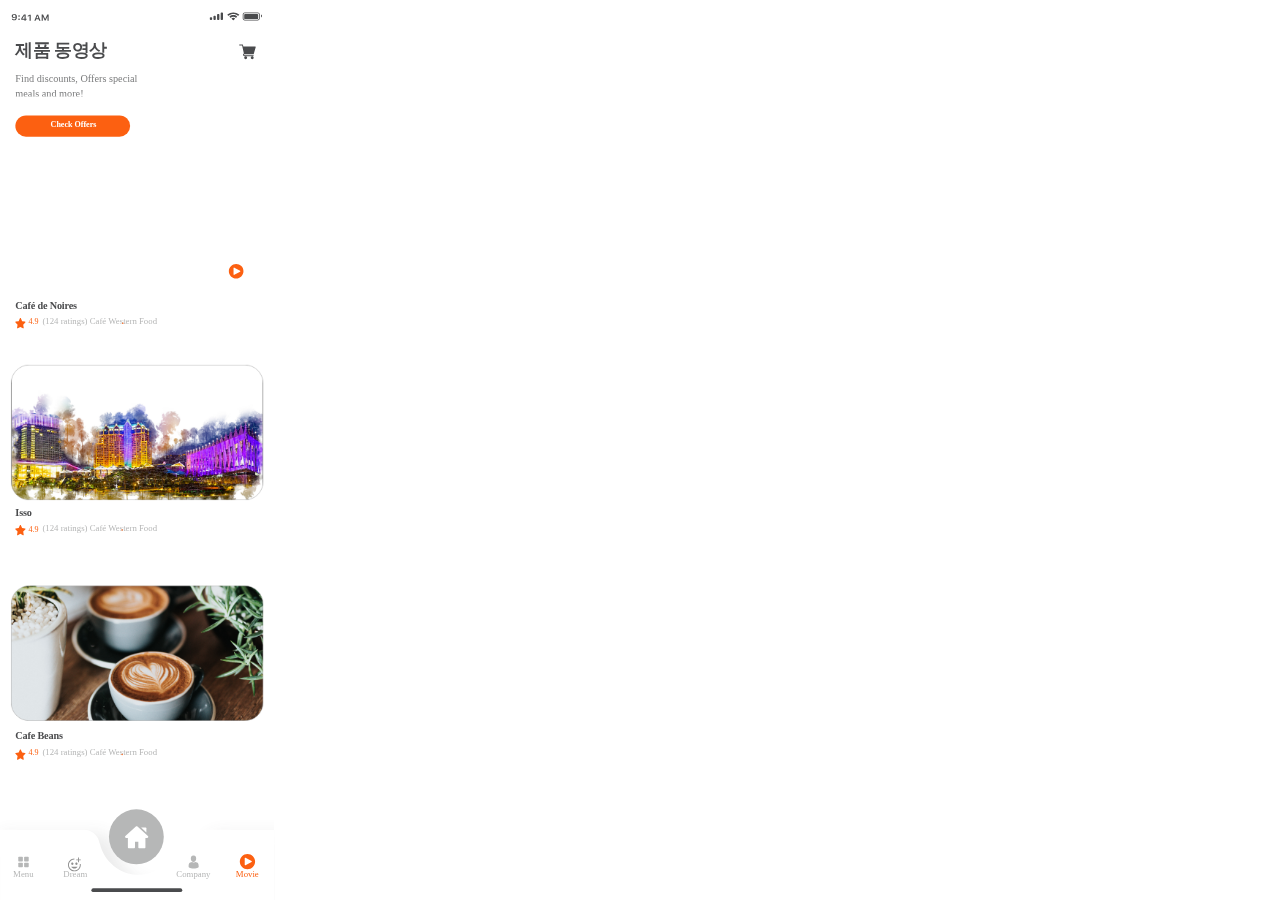
<file: HTML/Movie.html>
<!DOCTYPE html>
<html>
<head>
<meta charset="utf-8"/>
<meta http-equiv="X-UA-Compatible" content="IE=edge"/>
<meta name="viewport" content="width=device-width, initial-scale=1.0">
<title>Movie</title>
<link rel="stylesheet" type="text/css" id="applicationStylesheet" href="Movie.css"/>
<script id="applicationScript" type="text/javascript" src="scripts.js"></script>
</head>
<body>
<div id="Movie">
	<div id="n_8210">
		<div id="n__6__4" class="______6___4">
			<div id="Caf_de_Noires">
				<span>Café de Noires</span>
			</div>
			<div id="n_6822">
				<div id="n_24_ratings_Caf_____Western_F">
					<span>(124 ratings) Café     Western Food</span>
				</div>
				<div id="n_9_bc">
					<span>4.9</span>
				</div>
				<svg class="n_8560" viewBox="0 45 13.793 14.195">
					<path id="n_8560" d="M 10.72902774810791 59.19121932983398 C 10.61849594116211 59.19167327880859 10.50947093963623 59.16352081298828 10.41110324859619 59.10903549194336 L 6.886281490325928 57.11522674560547 L 3.361455678939819 59.10903549194336 C 3.246997594833374 59.17407608032227 3.117952585220337 59.20313262939453 2.988982915878296 59.19283294677734 C 2.860018491744995 59.18257522583008 2.736301898956299 59.13341522216797 2.631906747817993 59.05093002319336 C 2.527511835098267 58.9684944152832 2.446620464324951 58.85605621337891 2.398431777954102 58.72637176513672 C 2.350238084793091 58.59674072265625 2.336681127548218 58.45509338378906 2.359300374984741 58.3175163269043 L 3.050441980361938 54.11331939697266 L 0.2029397338628769 51.12638473510742 C 0.1140986531972885 51.03057098388672 0.05107609927654266 50.91043853759766 0.02063576690852642 50.77890014648438 C -0.00980476476252079 50.64735794067383 -0.006514178588986397 50.50932693481445 0.03015431575477123 50.37964248657227 C 0.07021292299032211 50.24689483642578 0.1438996642827988 50.12897872924805 0.242853045463562 50.03924942016602 C 0.3418068587779999 49.94948196411133 0.4620639681816101 49.89147186279297 0.5899784564971924 49.87182235717773 L 4.529484748840332 49.25205612182617 L 6.264254093170166 45.42126846313477 C 6.320852756500244 45.29500579833984 6.409218788146973 45.18849182128906 6.519197463989258 45.1140022277832 C 6.629227638244629 45.03951263427734 6.756447792053223 45.00000381469727 6.886281490325928 45.00000381469727 C 7.016115665435791 45.00000381469727 7.143335819244385 45.03951263427734 7.253315925598145 45.1140022277832 C 7.363345146179199 45.18849182128906 7.451711177825928 45.29500579833984 7.508308887481689 45.42126846313477 L 9.263808250427246 49.24456405639648 L 13.20331478118896 49.8643798828125 C 13.33123779296875 49.884033203125 13.45147132873535 49.94198989868164 13.55044364929199 50.03176498413086 C 13.64936447143555 50.12153625488281 13.72305297851562 50.23945617675781 13.7631139755249 50.37215042114258 C 13.79980754852295 50.5018424987793 13.80307483673096 50.63986587524414 13.77266311645508 50.77146148681641 C 13.74220275878906 50.90300369262695 13.67917156219482 51.02313995361328 13.59035491943359 51.11889266967773 L 10.74285125732422 54.10587692260742 L 11.43399238586426 58.31002426147461 C 11.45867252349854 58.45001602172852 11.44575500488281 58.59473419189453 11.39674663543701 58.72708129882812 C 11.34778785705566 58.85937118530273 11.26475048065186 58.97377777099609 11.15753555297852 59.05676651000977 C 11.03237628936768 59.15156555175781 10.88168334960938 59.19881439208984 10.72902774810791 59.19121932983398 Z">
					</path>
				</svg>
				<svg class="n_17">
					<ellipse id="n_17" rx="1" ry="1" cx="1" cy="1">
					</ellipse>
				</svg>
			</div>
		</div>
		<div id="n____1" class="_____________________1">
			<svg class="n____1_bg" viewBox="0 0 300 168">
				<path id="n____1_bg" d="null">
				</path>
			</svg>
		</div>
	</div>
	<div id="Actions__Controls__play--fille" class="Actions___Controls___play__filled___32">
		<div id="Fill" class="Fill">
			<svg class="Fill_bj" viewBox="0 0 20 20">
				<path id="Fill_bj" d="M 9.999899864196777 19.99979972839355 C 4.485939979553223 19.99979972839355 -1.358032193365943e-07 15.51385974884033 -1.358032193365943e-07 9.999899864196777 C -1.358032193365943e-07 4.485939979553223 4.485939979553223 -1.358032193365943e-07 9.999899864196777 -1.358032193365943e-07 C 12.67045974731445 -1.358032193365943e-07 15.18175983428955 1.040059804916382 17.07119941711426 2.928599834442139 C 18.95973968505859 4.817130088806152 19.99979972839355 7.328429698944092 19.99979972839355 9.999899864196777 C 19.99979972839355 15.51385974884033 15.51385974884033 19.99979972839355 9.999899864196777 19.99979972839355 Z M 7.135649681091309 5.004449844360352 C 7.010389804840088 5.004449844360352 6.886990070343018 5.037590026855469 6.778800010681152 5.100299835205078 C 6.562849998474121 5.228439807891846 6.428699970245361 5.463639736175537 6.428699970245361 5.714099884033203 L 6.428699970245361 14.28569984436035 C 6.422399997711182 14.5414400100708 6.553790092468262 14.78213977813721 6.771599769592285 14.91389942169189 C 6.879779815673828 14.97659969329834 7.003190040588379 15.00974941253662 7.1284499168396 15.00974941253662 C 7.25370979309082 15.00974941253662 7.377110004425049 14.97661018371582 7.485300064086914 14.91389942169189 L 15.34319972991943 10.62899971008301 L 15.35042953491211 10.64256000518799 C 15.58082008361816 10.51828956604004 15.72480010986328 10.27773952484131 15.72480010986328 10.0142993927002 C 15.72480010986328 9.751299858093262 15.58133983612061 9.510580062866211 15.3503999710083 9.386099815368652 L 7.492499828338623 5.100299835205078 C 7.384299755096436 5.037590026855469 7.260910034179688 5.004449844360352 7.135649681091309 5.004449844360352 Z">
				</path>
			</svg>
		</div>
	</div>
	<div id="n__27">
		<div id="n_8212">
			<div id="n__6__6" class="______6___6">
				<img id="nathan-dumlao-zUNs99PGDg0-unsp" src="png/nathan-dumlao-zUNs99PGDg0-unsp.png" srcset="png/nathan-dumlao-zUNs99PGDg0-unsp.png 1x">
					
				<div id="Cafe_Beans">
					<span>Cafe Beans</span>
				</div>
				<div id="n_6822_bp">
					<div id="n_24_ratings_Caf_____Western_F_bq">
						<span>(124 ratings) Café     Western Food</span>
					</div>
					<div id="n_9_br">
						<span>4.9</span>
					</div>
					<svg class="n_8560_bs" viewBox="0 45 13.793 14.195">
						<path id="n_8560_bs" d="M 10.72902774810791 59.19121932983398 C 10.61849594116211 59.19167327880859 10.50947093963623 59.16352081298828 10.41110324859619 59.10903549194336 L 6.886281490325928 57.11522674560547 L 3.361455678939819 59.10903549194336 C 3.246997594833374 59.17407608032227 3.117952585220337 59.20313262939453 2.988982915878296 59.19283294677734 C 2.860018491744995 59.18257522583008 2.736301898956299 59.13341522216797 2.631906747817993 59.05093002319336 C 2.527511835098267 58.9684944152832 2.446620464324951 58.85605621337891 2.398431777954102 58.72637176513672 C 2.350238084793091 58.59674072265625 2.336681127548218 58.45509338378906 2.359300374984741 58.3175163269043 L 3.050441980361938 54.11331939697266 L 0.2029397338628769 51.12638473510742 C 0.1140986531972885 51.03057098388672 0.05107609927654266 50.91043853759766 0.02063576690852642 50.77890014648438 C -0.00980476476252079 50.64735794067383 -0.006514178588986397 50.50932693481445 0.03015431575477123 50.37964248657227 C 0.07021292299032211 50.24689483642578 0.1438996642827988 50.12897872924805 0.242853045463562 50.03924942016602 C 0.3418068587779999 49.94948196411133 0.4620639681816101 49.89147186279297 0.5899784564971924 49.87182235717773 L 4.529484748840332 49.25205612182617 L 6.264254093170166 45.42126846313477 C 6.320852756500244 45.29500579833984 6.409218788146973 45.18849182128906 6.519197463989258 45.1140022277832 C 6.629227638244629 45.03951263427734 6.756447792053223 45.00000381469727 6.886281490325928 45.00000381469727 C 7.016115665435791 45.00000381469727 7.143335819244385 45.03951263427734 7.253315925598145 45.1140022277832 C 7.363345146179199 45.18849182128906 7.451711177825928 45.29500579833984 7.508308887481689 45.42126846313477 L 9.263808250427246 49.24456405639648 L 13.20331478118896 49.8643798828125 C 13.33123779296875 49.884033203125 13.45147132873535 49.94198989868164 13.55044364929199 50.03176498413086 C 13.64936447143555 50.12153625488281 13.72305297851562 50.23945617675781 13.7631139755249 50.37215042114258 C 13.79980754852295 50.5018424987793 13.80307483673096 50.63986587524414 13.77266311645508 50.77146148681641 C 13.74220275878906 50.90300369262695 13.67917156219482 51.02313995361328 13.59035491943359 51.11889266967773 L 10.74285125732422 54.10587692260742 L 11.43399238586426 58.31002426147461 C 11.45867252349854 58.45001602172852 11.44575500488281 58.59473419189453 11.39674663543701 58.72708129882812 C 11.34778785705566 58.85937118530273 11.26475048065186 58.97377777099609 11.15753555297852 59.05676651000977 C 11.03237628936768 59.15156555175781 10.88168334960938 59.19881439208984 10.72902774810791 59.19121932983398 Z">
						</path>
					</svg>
					<svg class="n_17_bt">
						<ellipse id="n_17_bt" rx="1" ry="1" cx="1" cy="1">
						</ellipse>
					</svg>
				</div>
			</div>
			<div id="n_">
				<span>제품 동영상</span>
			</div>
			<div id="Find_discounts_Offers_special_">
				<span>Find discounts, Offers special<br/>meals and more!</span>
			</div>
			<div id="Rounded_Orange_Button" class="Rounded_Orange_Button">
				<svg class="n_7_bx">
					<rect id="n_7_bx" rx="14.5" ry="14.5" x="0" y="0" width="157" height="29">
					</rect>
				</svg>
				<div id="Check_Offers">
					<span>Check Offers</span>
				</div>
			</div>
			<div id="n__6__5" class="______6___5">
				<img id="n_2x" src="png/n_2x.png" srcset="png/n_2x.png 1x">
					
				<div id="Isso">
					<span>Isso</span>
				</div>
				<div id="n_6822_b">
					<div id="n_24_ratings_Caf_____Western_F_b">
						<span>(124 ratings) Café     Western Food</span>
					</div>
					<div id="n_9_b">
						<span>4.9</span>
					</div>
					<svg class="n_8560_b" viewBox="0 45 13.793 14.195">
						<path id="n_8560_b" d="M 10.72902774810791 59.19121932983398 C 10.61849594116211 59.19167327880859 10.50947093963623 59.16352081298828 10.41110324859619 59.10903549194336 L 6.886281490325928 57.11522674560547 L 3.361455678939819 59.10903549194336 C 3.246997594833374 59.17407608032227 3.117952585220337 59.20313262939453 2.988982915878296 59.19283294677734 C 2.860018491744995 59.18257522583008 2.736301898956299 59.13341522216797 2.631906747817993 59.05093002319336 C 2.527511835098267 58.9684944152832 2.446620464324951 58.85605621337891 2.398431777954102 58.72637176513672 C 2.350238084793091 58.59674072265625 2.336681127548218 58.45509338378906 2.359300374984741 58.3175163269043 L 3.050441980361938 54.11331939697266 L 0.2029397338628769 51.12638473510742 C 0.1140986531972885 51.03057098388672 0.05107609927654266 50.91043853759766 0.02063576690852642 50.77890014648438 C -0.00980476476252079 50.64735794067383 -0.006514178588986397 50.50932693481445 0.03015431575477123 50.37964248657227 C 0.07021292299032211 50.24689483642578 0.1438996642827988 50.12897872924805 0.242853045463562 50.03924942016602 C 0.3418068587779999 49.94948196411133 0.4620639681816101 49.89147186279297 0.5899784564971924 49.87182235717773 L 4.529484748840332 49.25205612182617 L 6.264254093170166 45.42126846313477 C 6.320852756500244 45.29500579833984 6.409218788146973 45.18849182128906 6.519197463989258 45.1140022277832 C 6.629227638244629 45.03951263427734 6.756447792053223 45.00000381469727 6.886281490325928 45.00000381469727 C 7.016115665435791 45.00000381469727 7.143335819244385 45.03951263427734 7.253315925598145 45.1140022277832 C 7.363345146179199 45.18849182128906 7.451711177825928 45.29500579833984 7.508308887481689 45.42126846313477 L 9.263808250427246 49.24456405639648 L 13.20331478118896 49.8643798828125 C 13.33123779296875 49.884033203125 13.45147132873535 49.94198989868164 13.55044364929199 50.03176498413086 C 13.64936447143555 50.12153625488281 13.72305297851562 50.23945617675781 13.7631139755249 50.37215042114258 C 13.79980754852295 50.5018424987793 13.80307483673096 50.63986587524414 13.77266311645508 50.77146148681641 C 13.74220275878906 50.90300369262695 13.67917156219482 51.02313995361328 13.59035491943359 51.11889266967773 L 10.74285125732422 54.10587692260742 L 11.43399238586426 58.31002426147461 C 11.45867252349854 58.45001602172852 11.44575500488281 58.59473419189453 11.39674663543701 58.72708129882812 C 11.34778785705566 58.85937118530273 11.26475048065186 58.97377777099609 11.15753555297852 59.05676651000977 C 11.03237628936768 59.15156555175781 10.88168334960938 59.19881439208984 10.72902774810791 59.19121932983398 Z">
						</path>
					</svg>
					<svg class="n_17_b">
						<ellipse id="n_17_b" rx="1" ry="1" cx="1" cy="1">
						</ellipse>
					</svg>
				</div>
			</div>
			<div id="shopping-cart">
				<svg class="n_8562" viewBox="0 0 22.755 16">
					<path id="n_8562" d="M 7.377628803253174 13.33345985412598 L 19.42216491699219 13.33345985412598 C 19.72042465209961 13.33345985412598 19.98205757141113 13.13623905181885 20.06278419494629 12.84978294372559 L 22.72960662841797 3.516340494155884 C 22.78689765930176 3.315126895904541 22.74766159057617 3.098982334136963 22.62144660949707 2.931798696517944 C 22.49505996704102 2.765133380889893 22.29853439331055 2.666696548461914 22.08880996704102 2.666696548461914 L 5.838573455810547 2.666696548461914 L 5.36201286315918 0.5222679376602173 C 5.294304847717285 0.2168884575366974 5.023473262786865 4.9591064453125e-05 4.710977077484131 4.9591064453125e-05 L 0.666562557220459 4.9591064453125e-05 C 0.2981626093387604 4.9591064453125e-05 -9.919759031618014e-05 0.2983114123344421 -9.919759031618014e-05 0.6667113304138184 C -9.919759031618014e-05 1.035285115242004 0.2981626093387604 1.333373308181763 0.666562557220459 1.333373308181763 L 4.175909996032715 1.333373308181763 L 6.583359241485596 12.16662693023682 C 5.875030994415283 12.47461032867432 5.377639293670654 13.17964267730713 5.377639293670654 14.00012111663818 C 5.377639293670654 15.10289096832275 6.274855613708496 16.00010681152344 7.377624988555908 16.00010681152344 L 19.42216110229492 16.00010681152344 C 19.79073333740234 16.00010681152344 20.08882141113281 15.70201778411865 20.08882141113281 15.33344459533691 C 20.08882141113281 14.96504402160645 19.79073333740234 14.66678237915039 19.42216110229492 14.66678237915039 L 7.377624988555908 14.66678237915039 C 7.010440826416016 14.66678237915039 6.710963249206543 14.36800098419189 6.710963249206543 14.00012111663818 C 6.710963249206543 13.63224124908447 7.010440826416016 13.33345890045166 7.377624988555908 13.33345890045166 Z M 7.377628803253174 13.33345985412598">
					</path>
				</svg>
				<svg class="n_8563" viewBox="151 360.004 4 4">
					<path id="n_8563" d="M 151 362.0039672851562 C 151 363.1069030761719 151.897216796875 364.0039367675781 153.0001525878906 364.0039367675781 C 154.1029357910156 364.0039367675781 155.0001525878906 363.1069030761719 155.0001525878906 362.0039672851562 C 155.0001525878906 360.9011840820312 154.1029357910156 360.0039672851562 153.0001525878906 360.0039672851562 C 151.897216796875 360.0039672851562 151 360.9011840820312 151 362.0039672851562 Z M 151 362.0039672851562">
					</path>
				</svg>
				<svg class="n_8564" viewBox="362.004 360.004 4 4">
					<path id="n_8564" d="M 362.0039978027344 362.0039672851562 C 362.0039978027344 363.1069030761719 362.9011840820312 364.0039367675781 364.0039672851562 364.0039367675781 C 365.1069030761719 364.0039367675781 366.0039367675781 363.1069030761719 366.0039367675781 362.0039672851562 C 366.0039367675781 360.9011840820312 365.1069030761719 360.0039672851562 364.0039672851562 360.0039672851562 C 362.9011840820312 360.0039672851562 362.0039978027344 360.9011840820312 362.0039978027344 362.0039672851562 Z M 362.0039978027344 362.0039672851562">
					</path>
				</svg>
			</div>
			<div id="Status_bar">
				<div id="time">
					<svg class="n_2707" viewBox="26.017 18.334 7.127 8.871">
						<path id="n_2707" d="M 29.39797973632812 27.20499992370605 C 28.55218887329102 27.20499992370605 27.83315849304199 26.9950008392334 27.23979187011719 26.57500076293945 C 26.64642715454102 26.15500068664551 26.28144836425781 25.59799957275391 26.14485359191895 24.90200042724609 L 27.7905387878418 24.90200042724609 C 27.89763069152832 25.22299957275391 28.09432411193848 25.47599983215332 28.38281059265137 25.6609992980957 C 28.67129707336426 25.84700012207031 29.01333236694336 25.93899917602539 29.41109275817871 25.93899917602539 C 30.0853214263916 25.93899917602539 30.61202812194824 25.66699981689453 30.99230766296387 25.12199974060059 C 31.37149238586426 24.57699966430664 31.56163215637207 23.81999969482422 31.56163215637207 22.85199928283691 L 31.50480842590332 22.85199928283691 L 31.4720287322998 22.85199928283691 L 31.45345115661621 22.85199928283691 C 31.23489952087402 23.25399971008301 30.91690635681152 23.56500053405762 30.49947547912598 23.7859992980957 C 30.0809497833252 24.00699996948242 29.60013771057129 24.11700057983398 29.05813217163086 24.11700057983398 C 28.1795597076416 24.11700057983398 27.45287895202637 23.85199928283691 26.87808990478516 23.31999969482422 C 26.30439567565918 22.78899955749512 26.01700019836426 22.11700057983398 26.01700019836426 21.30500030517578 C 26.01700019836426 20.4379997253418 26.33827018737793 19.72599983215332 26.98081016540527 19.16900062561035 C 27.62334823608398 18.61199951171875 28.44619178771973 18.33399963378906 29.4493408203125 18.33399963378906 C 30.12356758117676 18.33399963378906 30.72130393981934 18.47699928283691 31.24145698547363 18.76199913024902 C 31.76269721984863 19.04700088500977 32.17903900146484 19.46100044250488 32.49047470092773 20.00399971008301 C 32.92539215087891 20.71100044250488 33.14394378662109 21.60199928283691 33.14394378662109 22.67600059509277 C 33.14394378662109 24.09799957275391 32.81283569335938 25.20800018310547 32.15062713623047 26.00699996948242 C 31.48951148986816 26.80599975585938 30.57159614562988 27.20499992370605 29.39797973632812 27.20499992370605 Z M 28.14896392822266 22.45000076293945 C 28.49099540710449 22.76099967956543 28.92591094970703 22.91600036621094 29.45589637756348 22.91600036621094 C 29.98478889465332 22.91600036621094 30.4218921661377 22.76199913024902 30.7682933807373 22.45299911499023 C 31.11360359191895 22.14500045776367 31.2862606048584 21.75399971008301 31.2862606048584 21.2810001373291 C 31.2862606048584 20.80500030517578 31.11141777038574 20.40399932861328 30.7617359161377 20.07999992370605 C 30.41205406188965 19.75600051879883 29.97823143005371 19.5939998626709 29.46136093139648 19.5939998626709 C 28.94558143615723 19.5939998626709 28.51175689697266 19.75300025939941 28.16207504272461 20.07099914550781 C 27.8123950958252 20.38999938964844 27.63755416870117 20.78499984741211 27.63755416870117 21.25799942016602 C 27.63755416870117 21.74200057983398 27.80802345275879 22.13999938964844 28.14896392822266 22.45000076293945 Z">
						</path>
					</svg>
					<svg class="n_2708" viewBox="34.255 19.805 2.145 6.363">
						<path id="n_2708" d="M 34.2550048828125 20.77700042724609 C 34.2550048828125 20.48800086975098 34.35334777832031 20.25399971008301 34.550048828125 20.07399940490723 C 34.74674224853516 19.89500045776367 35.00681304931641 19.80500030517578 35.33136749267578 19.80500030517578 C 35.65590667724609 19.80500030517578 35.91489410400391 19.89500045776367 36.10940551757812 20.07399940490723 C 36.30282592773438 20.25399971008301 36.40007781982422 20.48800086975098 36.40007781982422 20.77700042724609 C 36.40007781982422 21.0629997253418 36.30282592773438 21.29500007629395 36.10940551757812 21.47500038146973 C 35.91489410400391 21.65399932861328 35.65590667724609 21.74399948120117 35.33136749267578 21.74399948120117 C 35.00681304931641 21.74399948120117 34.74674224853516 21.65399932861328 34.550048828125 21.47500038146973 C 34.35334777832031 21.29500007629395 34.2550048828125 21.0629997253418 34.2550048828125 20.77700042724609 Z M 34.2550048828125 25.19499969482422 C 34.2550048828125 24.90999984741211 34.35334777832031 24.67799949645996 34.550048828125 24.49799919128418 C 34.74674224853516 24.31800079345703 35.00681304931641 24.22900009155273 35.33136749267578 24.22900009155273 C 35.65590667724609 24.22900009155273 35.91489410400391 24.31800079345703 36.10940551757812 24.49799919128418 C 36.30282592773438 24.67799949645996 36.40007781982422 24.90999984741211 36.40007781982422 25.19499969482422 C 36.40007781982422 25.48399925231934 36.30282592773438 25.7189998626709 36.10940551757812 25.89800071716309 C 35.91489410400391 26.07799911499023 35.65590667724609 26.16799926757812 35.33136749267578 26.16799926757812 C 35.00681304931641 26.16799926757812 34.74674224853516 26.07799911499023 34.550048828125 25.89800071716309 C 34.35334777832031 25.7189998626709 34.2550048828125 25.48399925231934 34.2550048828125 25.19499969482422 Z">
						</path>
					</svg>
					<svg class="n_2709" viewBox="37.929 18.545 7.344 8.455">
						<path id="n_2709" d="M 42.44316864013672 27 L 42.44316864013672 25.42399978637695 L 37.92900085449219 25.42399978637695 L 37.92900085449219 24.07600021362305 C 38.68081665039062 22.81100082397461 39.93529510498047 20.96699905395508 41.69462966918945 18.54500007629395 L 44.02437973022461 18.54500007629395 L 44.02437973022461 24.14599990844727 L 45.27339935302734 24.14599990844727 L 45.27339935302734 25.42399978637695 L 44.02437973022461 25.42399978637695 L 44.02437973022461 27 L 42.44316864013672 27 Z M 39.4599494934082 24.0939998626709 L 39.4599494934082 24.18199920654297 L 42.46829986572266 24.18199920654297 L 42.46829986572266 19.77499961853027 L 42.37869262695312 19.77499961853027 C 41.37991714477539 21.12700080871582 40.40736389160156 22.56599998474121 39.4599494934082 24.0939998626709 Z">
						</path>
					</svg>
					<svg class="n_2710" viewBox="45.91 18.545 4.06 8.455">
						<path id="n_2710" d="M 48.31733703613281 27 L 48.31733703613281 20.06800079345703 L 48.20806503295898 20.06800079345703 L 45.91000366210938 21.54500007629395 L 45.91000366210938 20.09199905395508 L 48.32389450073242 18.54500007629395 L 49.96958160400391 18.54500007629395 L 49.96958160400391 27 L 48.31733703613281 27 Z">
						</path>
					</svg>
					<svg class="n_2711" viewBox="54.757 18.545 8.42 8.455">
						<path id="n_2711" d="M 61.40312957763672 27 L 60.62290191650391 24.83799934387207 L 57.22225570678711 24.83799934387207 L 56.42891311645508 27 L 54.75699996948242 27 L 58.03526306152344 18.54500007629395 L 59.8929443359375 18.54500007629395 L 63.17666625976562 27 L 61.40312957763672 27 Z M 58.8745002746582 20.1560001373291 L 57.60690307617188 23.64299964904785 L 60.23825073242188 23.64299964904785 L 58.98377227783203 20.1560001373291 L 58.8745002746582 20.1560001373291 Z">
						</path>
					</svg>
					<svg class="n_2712" viewBox="63.916 18.545 9.54 8.455">
						<path id="n_2712" d="M 65.45241546630859 27 L 63.9160041809082 27 L 63.9160041809082 18.54500007629395 L 65.84908294677734 18.54500007629395 L 68.62795257568359 24.70299911499023 L 68.74269866943359 24.70299911499023 L 71.52156829833984 18.54500007629395 L 73.45574951171875 18.54500007629395 L 73.45574951171875 27 L 71.91932678222656 27 L 71.91932678222656 21.05299949645996 L 71.82972717285156 21.05299949645996 L 69.27487182617188 26.67200088500977 L 68.09687805175781 26.67200088500977 L 65.54202270507812 21.05299949645996 L 65.45241546630859 21.05299949645996 L 65.45241546630859 27 Z">
						</path>
					</svg>
				</div>
				<div id="icons">
					<div id="n_864">
						<div id="n_863">
							<svg class="n_2713" viewBox="315.689 15.833 16.195 10.64">
								<path id="n_2713" d="M 326.1401062011719 24.42799949645996 C 326.2056579589844 24.36800003051758 326.2406616210938 24.28800010681152 326.2395629882812 24.20299911499023 C 326.2373657226562 24.1200008392334 326.1969299316406 24.04000091552734 326.1302795410156 23.98399925231934 C 324.7774658203125 22.9370002746582 322.7973937988281 22.9370002746582 321.4445495605469 23.98399925231934 C 321.3757019042969 24.04000091552734 321.3374633789062 24.1200008392334 321.3352661132812 24.20299911499023 C 321.3330993652344 24.28800010681152 321.3680419921875 24.36800003051758 321.4336547851562 24.42799949645996 L 323.552490234375 26.38400077819824 C 323.6136779785156 26.44099998474121 323.6989135742188 26.47299957275391 323.7874145507812 26.47299957275391 C 323.8759155273438 26.47299957275391 323.9600524902344 26.44099998474121 324.0212707519531 26.38400077819824 L 326.1401062011719 24.42799949645996 Z M 323.7874145507812 21.72500038146973 C 325.0790710449219 21.72500038146973 326.3226318359375 22.16500091552734 327.2809448242188 22.95700073242188 C 327.4088134765625 23.06999969482422 327.6131591796875 23.06800079345703 327.7388305664062 22.95299911499023 L 328.9638061523438 21.81999969482422 C 329.0282592773438 21.76099967956543 329.063232421875 21.68000030517578 329.063232421875 21.59600067138672 C 329.06103515625 21.51300048828125 329.0249938964844 21.4330005645752 328.9583129882812 21.375 C 326.0439758300781 18.89399909973145 321.531982421875 18.89399909973145 318.6175842285156 21.375 C 318.5520324707031 21.4330005645752 318.5137634277344 21.51300048828125 318.5137634277344 21.59600067138672 C 318.5126953125 21.68000030517578 318.5487670898438 21.76099967956543 318.6132202148438 21.81999969482422 L 319.8370971679688 22.95299911499023 C 319.9638977050781 23.06800079345703 320.1671142578125 23.06999969482422 320.2971801757812 22.95700073242188 C 321.2533264160156 22.16500091552734 322.4968872070312 21.72599983215332 323.7874145507812 21.72500038146973 Z M 323.7874145507812 18.04299926757812 C 326.137939453125 18.04299926757812 328.3966369628906 18.86899948120117 330.0991821289062 20.35000038146973 C 330.2280883789062 20.46500015258789 330.4324645996094 20.46299934387207 330.5592041015625 20.34700012207031 L 331.7841796875 19.21500015258789 C 331.8497619628906 19.1560001373291 331.8836364746094 19.07699966430664 331.8836364746094 18.99300003051758 C 331.8836364746094 18.90999984741211 331.8475646972656 18.82999992370605 331.7809143066406 18.77300071716309 C 327.3115539550781 14.85299968719482 320.2610778808594 14.85299968719482 315.7917175292969 18.77300071716309 C 315.7261657714844 18.82999992370605 315.6901245117188 18.90999984741211 315.6890258789062 18.99300003051758 C 315.6890258789062 19.07600021362305 315.7239990234375 19.1560001373291 315.7884521484375 19.21500015258789 L 317.015625 20.34700012207031 C 317.1412963867188 20.46299934387207 317.3467102050781 20.46500015258789 317.4745788574219 20.35000038146973 C 319.1770935058594 18.86800003051758 321.4369201660156 18.04299926757812 323.7874145507812 18.04299926757812 Z">
								</path>
							</svg>
						</div>
					</div>
					<div id="n_866">
						<div id="n_865">
							<svg class="n_2714" viewBox="294.315 16.159 18.026 10.349">
								<path id="n_2714" d="M 310.2200317382812 16.15900039672852 L 311.2799987792969 16.15900039672852 C 311.8668518066406 16.15900039672852 312.3410949707031 16.5930004119873 312.3410949707031 17.12899971008301 L 312.3410949707031 25.53800010681152 C 312.3410949707031 26.07500076293945 311.8668518066406 26.50799942016602 311.2799987792969 26.50799942016602 L 310.2200317382812 26.50799942016602 C 309.6354064941406 26.50799942016602 309.1600646972656 26.07500076293945 309.1600646972656 25.53800010681152 L 309.1600646972656 17.12899971008301 C 309.1600646972656 16.5930004119873 309.6354064941406 16.15900039672852 310.2200317382812 16.15900039672852 Z M 305.2731323242188 18.42300033569336 L 306.3330993652344 18.42300033569336 C 306.9188232421875 18.42300033569336 307.3941955566406 18.85700035095215 307.3941955566406 19.39299964904785 L 307.3941955566406 25.53800010681152 C 307.3941955566406 26.07500076293945 306.9188232421875 26.50799942016602 306.3330993652344 26.50799942016602 L 305.2731323242188 26.50799942016602 C 304.6863403320312 26.50799942016602 304.2131652832031 26.07500076293945 304.2131652832031 25.53800010681152 L 304.2131652832031 19.39299964904785 C 304.2131652832031 18.85700035095215 304.6863403320312 18.42300033569336 305.2731323242188 18.42300033569336 Z M 300.3251647949219 20.6870002746582 L 301.38623046875 20.6870002746582 C 301.9708557128906 20.6870002746582 302.4461975097656 21.12199974060059 302.4461975097656 21.6569995880127 L 302.4461975097656 25.53800010681152 C 302.4461975097656 26.07500076293945 301.9708557128906 26.50799942016602 301.38623046875 26.50799942016602 L 300.3251647949219 26.50799942016602 C 299.7394409179688 26.50799942016602 299.2651977539062 26.07500076293945 299.2651977539062 25.53800010681152 L 299.2651977539062 21.6569995880127 C 299.2651977539062 21.12199974060059 299.7394409179688 20.6870002746582 300.3251647949219 20.6870002746582 Z M 295.3760986328125 22.62800025939941 L 296.4360656738281 22.62800025939941 C 297.0217590332031 22.62800025939941 297.4960327148438 23.0629997253418 297.4960327148438 23.59799957275391 L 297.4960327148438 25.53800010681152 C 297.4960327148438 26.07500076293945 297.0217590332031 26.50799942016602 296.4360656738281 26.50799942016602 L 295.3760986328125 26.50799942016602 C 294.7903747558594 26.50799942016602 294.3150329589844 26.07500076293945 294.3150329589844 25.53800010681152 L 294.3150329589844 23.59799957275391 C 294.3150329589844 23.0629997253418 294.7903747558594 22.62800025939941 295.3760986328125 22.62800025939941 Z">
								</path>
							</svg>
						</div>
					</div>
					<div id="n_869">
						<div id="n_868">
							<div id="n_867">
								<svg class="n_2715" viewBox="335.394 15.835 23.326 10.998">
									<path id="n_2715" d="M 355.89404296875 16.80599975585938 C 356.8677062988281 16.80599975585938 357.6599426269531 17.5310001373291 357.6599426269531 18.42300033569336 L 357.6599426269531 24.2450008392334 C 357.6599426269531 25.13699913024902 356.8677062988281 25.86199951171875 355.89404296875 25.86199951171875 L 338.2198791503906 25.86199951171875 C 337.2462158203125 25.86199951171875 336.4539794921875 25.13699913024902 336.4539794921875 24.2450008392334 L 336.4539794921875 18.42300033569336 C 336.4539794921875 17.5310001373291 337.2462158203125 16.80599975585938 338.2198791503906 16.80599975585938 L 355.89404296875 16.80599975585938 M 355.89404296875 15.83500003814697 L 338.2198791503906 15.83500003814697 C 336.6582946777344 15.83500003814697 335.3940124511719 16.99399948120117 335.3940124511719 18.42300033569336 L 335.3940124511719 24.2450008392334 C 335.3940124511719 25.67399978637695 336.6582946777344 26.83300018310547 338.2198791503906 26.83300018310547 L 355.89404296875 26.83300018310547 C 357.4555969238281 26.83300018310547 358.7199096679688 25.67399978637695 358.7199096679688 24.2450008392334 L 358.7199096679688 18.42300033569336 C 358.7199096679688 16.99399948120117 357.4555969238281 15.83500003814697 355.89404296875 15.83500003814697 L 355.89404296875 15.83500003814697 Z">
									</path>
								</svg>
							</div>
							<svg class="n_2716" viewBox="357.711 19.393 1.409 3.882">
								<path id="n_2716" d="M 357.7109985351562 19.39299964904785 L 357.7109985351562 23.27499961853027 C 358.564453125 22.94599914550781 359.1195678710938 22.18099975585938 359.1195678710938 21.33399963378906 C 359.1195678710938 20.48699951171875 358.564453125 19.72200012207031 357.7109985351562 19.39299964904785">
								</path>
							</svg>
							<svg class="n_179">
								<rect id="n_179" rx="1.2947821617126465" ry="1.2947821617126465" x="0" y="0" width="19.086" height="7.117">
								</rect>
							</svg>
						</div>
					</div>
				</div>
			</div>
			<div id="n__23">
				<div id="n_8206">
					<div id="n_8198">
						<svg class="n_5_cz" viewBox="0 0 374.786 96.089">
							<path id="n_5_cz" d="M 374.0400085449219 96.08760070800781 L 0.710099995136261 96.08760070800781 L 0.710099995136261 36.55530166625977 L 0 36.55530166625977 L 0 0 L 114.1407012939453 0 C 125.7552871704102 0 135.2676696777344 9.000067710876465 136.08349609375 20.40682411193848 C 142.5401306152344 44.75841522216797 163.6122894287109 61.62120056152344 187.8731994628906 61.62120056152344 C 212.1967926025391 61.62120056152344 233.3158874511719 44.66924285888672 239.7125854492188 20.214599609375 C 240.6208038330078 8.899026870727539 250.0914764404297 0 261.6408081054688 0 L 374.7861022949219 0 L 374.7861022949219 36.55530166625977 L 374.0400085449219 36.55530166625977 L 374.0400085449219 96.08760070800781 L 374.0400085449219 96.0885009765625 Z">
							</path>
						</svg>
						<div id="n__34__23" class="______34___23">
							<svg class="n_13">
								<ellipse onclick="application.goToTargetView(event)" id="n_13" rx="37.5153923034668" ry="37.599998474121094" cx="37.5153923034668" cy="37.599998474121094">
								</ellipse>
							</svg>
						</div>
						<div id="n_01-home">
							<div id="n_2268">
								<div id="n_2267">
									<svg class="n_4239" viewBox="0 12.675 31.84 30.264">
										<path id="n_4239" d="M 31.30547714233398 26.12110137939453 L 17.01979064941406 13.10406398773193 C 16.39274978637695 12.53262042999268 15.44718074798584 12.53268146514893 14.82038688659668 13.10400390625 L 0.5346496105194092 26.12115859985352 C 0.03235795348882675 26.57886505126953 -0.1335593611001968 27.28407287597656 0.1118340864777565 27.91770553588867 C 0.3572897017002106 28.55133438110352 0.9549153447151184 28.96072006225586 1.634442448616028 28.96072006225586 L 3.91611647605896 28.96072006225586 L 3.91611647605896 42.0028190612793 C 3.91611647605896 42.51991271972656 4.335386276245117 42.93918228149414 4.852479457855225 42.93918228149414 L 12.68280696868896 42.93918228149414 C 13.19989681243896 42.93918228149414 13.61917018890381 42.51997756958008 13.61917018890381 42.0028190612793 L 13.61917018890381 34.08406829833984 L 18.22119903564453 34.08406829833984 L 18.22119903564453 42.00288772583008 C 18.22119903564453 42.51997756958008 18.64047241210938 42.93924331665039 19.15756225585938 42.93924331665039 L 26.98752212524414 42.93924331665039 C 27.50460815429688 42.93924331665039 27.92388343811035 42.52003860473633 27.92388343811035 42.00288772583008 L 27.92388343811035 28.96072006225586 L 30.20598602294922 28.96072006225586 C 30.88545417785645 28.96072006225586 31.4831428527832 28.55126571655273 31.72859954833984 27.91770553588867 C 31.97368431091309 27.28401184082031 31.80776214599609 26.57886505126953 31.30547714233398 26.12110137939453 Z">
										</path>
									</svg>
								</div>
							</div>
							<div id="n_2270">
								<div id="n_2269">
									<svg class="n_4240" viewBox="343.973 42.73 7.225 6.569">
										<path id="n_4240" d="M 350.2613525390625 42.72998046875 L 343.9729614257812 42.72998046875 L 351.1976928710938 49.29925918579102 L 351.1976928710938 43.66629028320312 C 351.1976928710938 43.14920806884766 350.7784729003906 42.72998046875 350.2613525390625 42.72998046875 Z">
										</path>
									</svg>
								</div>
							</div>
						</div>
						<div id="n_8197">
							<svg class="n_4_da" viewBox="0 0 376 96">
								<path id="n_4_da" d="M 376.0002136230469 95.99940490722656 L 0.1701000034809113 95.99940490722656 L 0.1701000034809113 36.52109909057617 L 0 36.52109909057617 L 0 0 L 114.5195999145508 0 C 125.5773391723633 0 134.7292633056641 8.157466888427734 136.2864837646484 18.78210067749023 L 136.5876007080078 18.78210067749023 C 142.5671997070312 43.97220230102539 164.1717071533203 61.56450271606445 189.1287078857422 61.56450271606445 C 213.8456573486328 61.56450271606445 235.2763214111328 44.30475997924805 241.4932403564453 19.50202560424805 C 242.7335510253906 8.528238296508789 252.0472564697266 0 263.3526000976562 0 L 375.8310241699219 0 L 375.8310241699219 18.78210067749023 L 376.0002136230469 18.78210067749023 L 376.0002136230469 95.99940490722656 L 376.0002136230469 96.00030517578125 Z">
								</path>
							</svg>
						</div>
						<div id="n__43__3" class="______43___3">
							<div id="Movie_dc">
								<span>Movie</span>
							</div>
							<div id="Actions__Controls__play--fille_dd" class="Actions___Controls___play__filled___32">
								<svg class="Fill_de" viewBox="0 0 20.922 20.833">
									<path id="Fill_de" d="M 10.46144771575928 20.83333396911621 C 7.666915416717529 20.83333396911621 5.039755344390869 19.74986267089844 3.063921213150024 17.78251647949219 C 1.088123917579651 15.81519794464111 0 13.19940662384033 0 10.41700077056885 C 0 7.634297370910645 1.088123917579651 5.018305778503418 3.063921213150024 3.050903558731079 C 5.039717674255371 1.083500862121582 7.666871070861816 0 10.46144771575928 0 C 11.84202098846436 0 13.18884944915771 0.2667866349220276 14.46451950073242 0.7929492592811584 C 15.74020957946777 1.319104313850403 16.88203811645508 2.078794717788696 17.85830116271973 3.050903558731079 C 18.83457565307617 4.023035526275635 19.59750556945801 5.160040378570557 20.12589263916016 6.430357456207275 C 20.65429878234863 7.700681209564209 20.9222240447998 9.041980743408203 20.9222240447998 10.41700077056885 C 20.9222240447998 13.19937038421631 19.83413124084473 15.81515979766846 17.85839080810547 17.78251647949219 C 15.88263893127441 19.74986267089844 13.25568866729736 20.83333396911621 10.46144771575928 20.83333396911621 Z M 7.464776992797852 5.212852954864502 C 7.333669185638428 5.212852954864502 7.204376220703125 5.247235774993896 7.090865612030029 5.312295913696289 C 6.865211963653564 5.445652008056641 6.725023746490479 5.690957069396973 6.725023746490479 5.952475547790527 L 6.725023746490479 14.88085556030273 C 6.718313694000244 15.14672756195068 6.855661869049072 15.39766693115234 7.083467960357666 15.53577041625977 C 7.196963787078857 15.60082149505615 7.326241493225098 15.63521289825439 7.457297325134277 15.63521289825439 C 7.588345527648926 15.63521289825439 7.71743631362915 15.60082817077637 7.830617904663086 15.53577041625977 L 16.05061721801758 11.07124519348145 L 16.05802917480469 11.08667659759521 C 16.29945755004883 10.9567289352417 16.45008277893066 10.70590782165527 16.45008277893066 10.43173313140869 C 16.45008277893066 10.15790176391602 16.29985237121582 9.906947135925293 16.05801200866699 9.776821136474609 L 7.838688373565674 5.312295913696289 C 7.72517728805542 5.247235774993896 7.595885276794434 5.212852954864502 7.464776992797852 5.212852954864502 Z">
									</path>
								</svg>
							</div>
						</div>
						<div id="n_6814">
							<svg class="n_2718" viewBox="286.841 3.784 16.402 2.357">
								<path id="n_2718" d="M 302.4358215332031 3.784480333328247 L 287.6469116210938 3.784480333328247 C 287.4328918457031 3.784480333328247 287.2283630371094 3.869466781616211 287.0768127441406 4.020745754241943 C 286.9252624511719 4.172015190124512 286.8410339355469 4.377190113067627 286.8410339355469 4.591115474700928 L 286.8410339355469 5.335246086120605 C 286.8410339355469 5.54918098449707 286.9252624511719 5.754355430603027 287.0768127441406 5.905624866485596 C 287.2283630371094 6.056903839111328 287.4328918457031 6.141880989074707 287.6469116210938 6.141880989074707 L 302.4358215332031 6.141880989074707 C 302.6498413085938 6.141880989074707 302.8553466796875 6.056903839111328 303.0059204101562 5.905624866485596 C 303.1574401855469 5.754355430603027 303.24267578125 5.54918098449707 303.24267578125 5.335246086120605 L 303.24267578125 4.591115474700928 C 303.24267578125 4.377190113067627 303.1574401855469 4.172015190124512 303.0059204101562 4.020745754241943 C 302.8553466796875 3.869466781616211 302.6498413085938 3.784480333328247 302.4358215332031 3.784480333328247 Z">
								</path>
							</svg>
							<svg class="n_2719" viewBox="286.841 18.726 16.402 2.357">
								<path id="n_2719" d="M 302.4358215332031 18.7263011932373 L 287.6469116210938 18.7263011932373 C 287.4328918457031 18.7263011932373 287.2283630371094 18.81125068664551 287.0768127441406 18.96249198913574 C 286.9252624511719 19.11382865905762 286.8410339355469 19.31895637512207 286.8410339355469 19.53288650512695 L 286.8410339355469 20.27706718444824 C 286.8410339355469 20.49100303649902 286.9252624511719 20.69613075256348 287.0768127441406 20.84737205505371 C 287.2283630371094 20.99870681762695 287.4328918457031 21.08365440368652 287.6469116210938 21.08365440368652 L 302.4358215332031 21.08365440368652 C 302.6498413085938 21.08365440368652 302.8553466796875 20.99870681762695 303.0059204101562 20.84737205505371 C 303.1574401855469 20.69613075256348 303.24267578125 20.49100303649902 303.24267578125 20.27706718444824 L 303.24267578125 19.53288650512695 C 303.24267578125 19.31895637512207 303.1574401855469 19.11382865905762 303.0059204101562 18.96258735656738 C 302.8553466796875 18.81134605407715 302.6498413085938 18.7263011932373 302.4358215332031 18.7263011932373 Z">
								</path>
							</svg>
							<svg class="n_2720" viewBox="292.751 13.746 10.805 2.357">
								<path id="n_2720" d="M 303.5556945800781 14.55238246917725 C 303.5556945800781 14.33844757080078 303.470458984375 14.13322639465332 303.3189392089844 13.98198509216309 C 303.1683654785156 13.83074378967285 302.9628601074219 13.74569988250732 302.7488403320312 13.74569988250732 L 293.557861328125 13.74569988250732 C 293.3438415527344 13.74569988250732 293.1383361816406 13.83074378967285 292.9877624511719 13.98198509216309 C 292.8362426757812 14.13322639465332 292.7510070800781 14.33844757080078 292.7510070800781 14.55238246917725 L 292.7510070800781 15.29646587371826 C 292.7510070800781 15.40243911743164 292.7718505859375 15.50727462768555 292.8125305175781 15.60510444641113 C 292.853271484375 15.70302581787109 292.9129028320312 15.7918586730957 292.9877624511719 15.86676979064941 C 293.0625610351562 15.94168090820312 293.151611328125 16.00105857849121 293.2491455078125 16.04159164428711 C 293.3466796875 16.08212280273438 293.4518127441406 16.10295867919922 293.557861328125 16.10286521911621 L 302.7488403320312 16.10286521911621 C 302.9628601074219 16.10286521911621 303.1674194335938 16.01791572570801 303.3189392089844 15.86667442321777 C 303.470458984375 15.71552848815918 303.5556945800781 15.51040077209473 303.5556945800781 15.29646587371826 L 303.5556945800781 14.55238246917725 Z">
								</path>
							</svg>
							<svg class="n_2721" viewBox="292.751 8.792 10.805 2.357">
								<path id="n_2721" d="M 303.5556945800781 9.599114418029785 C 303.5556945800781 9.385181427001953 303.470458984375 9.180014610290527 303.3189392089844 9.028736114501953 C 303.1683654785156 8.877466201782227 302.9628601074219 8.79248046875 302.7488403320312 8.79248046875 L 293.557861328125 8.79248046875 C 293.4518127441406 8.79248046875 293.3466796875 8.813343048095703 293.2491455078125 8.853884696960449 C 293.151611328125 8.894418716430664 293.0625610351562 8.953836441040039 292.9877624511719 9.028736114501953 C 292.9129028320312 9.103647232055664 292.853271484375 9.192564010620117 292.8125305175781 9.290430068969727 C 292.7718505859375 9.388296127319336 292.7510070800781 9.493189811706543 292.7510070800781 9.599114418029785 L 292.7510070800781 10.34326553344727 C 292.7510070800781 10.44914245605469 292.7718505859375 10.55407428741455 292.8125305175781 10.6519021987915 C 292.853271484375 10.74973106384277 292.9129028320312 10.83865737915039 292.9877624511719 10.9135684967041 C 293.0625610351562 10.98838424682617 293.151611328125 11.0478572845459 293.2491455078125 11.08829498291016 C 293.3466796875 11.12882900238037 293.4518127441406 11.14966297149658 293.557861328125 11.14966297149658 L 302.7488403320312 11.14966297149658 C 302.9628601074219 11.14966297149658 303.1674194335938 11.0647144317627 303.3189392089844 10.91347217559814 C 303.470458984375 10.76223182678223 303.5556945800781 10.55710411071777 303.5556945800781 10.34326553344727 L 303.5556945800781 9.599114418029785 Z">
								</path>
							</svg>
							<svg class="n_2722" viewBox="286.841 10.539 3.238 3.715">
								<path id="n_2722" d="M 286.9754638671875 14.25391864776611 C 286.9925231933594 14.25391864776611 287.010498046875 14.250319480896 287.0275573730469 14.24331188201904 C 287.0436096191406 14.23630332946777 287.0588073730469 14.22607517242432 287.0711059570312 14.21319675445557 L 290.0135498046875 12.51450347900391 L 290.0097351074219 12.50882244110107 C 290.0306091308594 12.49745750427246 290.047607421875 12.48088455200195 290.0599365234375 12.46071243286133 C 290.0713195800781 12.44063568115234 290.0779418945312 12.41762256622314 290.0788879394531 12.39423179626465 C 290.0779418945312 12.36809253692627 290.0703735351562 12.34261798858643 290.05615234375 12.32083606719971 C 290.0419616699219 12.29895973205566 290.0220642089844 12.28181838989258 289.9983825683594 12.27130699157715 L 289.9992980957031 12.2689380645752 L 287.0692138671875 10.57706356048584 C 287.05029296875 10.55888271331787 287.0265808105469 10.54647541046143 287.0010375976562 10.54145622253418 C 286.9754638671875 10.53634166717529 286.9489440917969 10.53889846801758 286.9252319335938 10.54865264892578 C 286.900634765625 10.5584077835083 286.8797912597656 10.57498073577881 286.8656005859375 10.59647846221924 C 286.8504943847656 10.61788177490234 286.8419494628906 10.64316749572754 286.8409729003906 10.66921138763428 L 286.8409729003906 10.66921138763428 L 286.8409729003906 14.11944103240967 C 286.8400268554688 14.13714981079102 286.8437805175781 14.15466976165771 286.8504943847656 14.17095851898193 C 286.8570861816406 14.18734359741211 286.8674621582031 14.20211505889893 286.8797912597656 14.21461772918701 C 286.8921203613281 14.22711753845215 286.9072570800781 14.23706150054932 286.9233703613281 14.24378490447998 C 286.9394836425781 14.25050926208496 286.9574584960938 14.25401401519775 286.9754638671875 14.25391864776611 Z">
								</path>
							</svg>
						</div>
						<div onclick="application.goToTargetView(event)" id="n__31__23" class="______31___23">
							<div id="Company">
								<span>Company</span>
							</div>
							<div id="man-user">
								<svg class="n_4253" viewBox="104.535 0 7.301 8.868">
									<path id="n_4253" d="M 108.1855163574219 8.867818832397461 C 110.2015075683594 8.867818832397461 111.8359375 6.882710456848145 111.8359375 4.43393611907959 C 111.8359375 1.985109210014343 111.2993392944336 0 108.1855163574219 0 C 105.0717086791992 0 104.5349960327148 1.985109210014343 104.5349960327148 4.433935642242432 C 104.5349960327148 6.882709503173828 106.16943359375 8.867818832397461 108.1855163574219 8.867818832397461 Z">
									</path>
								</svg>
								<svg class="n_4254" viewBox="41.895 300.372 0.001 0.077">
									<path id="n_4254" d="M 41.89585876464844 300.4486389160156 C 41.89523696899414 300.2993469238281 41.89461517333984 300.4066162109375 41.89585876464844 300.4486389160156 L 41.89585876464844 300.4486389160156 Z">
									</path>
								</svg>
								<svg class="n_4255" viewBox="308.085 301.486 0.001 0.136">
									<path id="n_4255" d="M 308.0849914550781 301.6217346191406 C 308.0869750976562 301.580810546875 308.0856628417969 301.338134765625 308.0849914550781 301.6217346191406 L 308.0849914550781 301.6217346191406 Z">
									</path>
								</svg>
								<svg class="n_4256" viewBox="41.908 177.74 13.79 8.924">
									<path id="n_4256" d="M 55.68984603881836 183.9907836914062 C 55.62224197387695 179.7249603271484 55.06511688232422 178.5094451904297 50.80183029174805 177.7400054931641 C 50.80183029174805 177.7400054931641 50.20170974731445 178.5047302246094 48.80294036865234 178.5047302246094 C 47.40417861938477 178.5047302246094 46.80394744873047 177.7400054931641 46.80394744873047 177.7400054931641 C 42.58718490600586 178.5010528564453 41.99617767333984 179.6985473632812 41.91847229003906 183.8522186279297 C 41.9120979309082 184.1913909912109 41.90914535522461 184.2091979980469 41.90800857543945 184.1698455810547 C 41.90826416015625 184.2436065673828 41.90857696533203 184.3800659179688 41.90857696533203 184.6179962158203 C 41.90857696533203 184.6179962158203 42.92356109619141 186.6641540527344 48.80294036865234 186.6641540527344 C 54.68222045898438 186.6641540527344 55.69730758666992 184.6179962158203 55.69730758666992 184.6179962158203 C 55.69730758666992 184.4651336669922 55.69741439819336 184.3588256835938 55.69756698608398 184.2865142822266 C 55.69642639160156 184.3108520507812 55.69414901733398 184.2636413574219 55.68984603881836 183.9907836914062 Z">
									</path>
								</svg>
							</div>
						</div>
						<div onclick="application.goToTargetView(event)" id="n__33__23" class="______33___23">
							<div id="Menu">
								<span>Menu</span>
							</div>
							<div id="n_6847">
								<svg class="n_17318">
									<rect id="n_17318" rx="1" ry="1" x="0" y="0" width="6.267" height="6.267">
									</rect>
								</svg>
								<svg class="n_17321">
									<rect id="n_17321" rx="1" ry="1" x="0" y="0" width="6.267" height="6.267">
									</rect>
								</svg>
								<svg class="n_17319">
									<rect id="n_17319" rx="1" ry="1" x="0" y="0" width="6.267" height="6.267">
									</rect>
								</svg>
								<svg class="n_17320">
									<rect id="n_17320" rx="1" ry="1" x="0" y="0" width="6.267" height="6.267">
									</rect>
								</svg>
							</div>
						</div>
						<svg class="n_17357">
							<rect id="n_17357" rx="2.6111111640930176" ry="2.6111111640930176" x="0" y="0" width="124.289" height="5.222">
							</rect>
						</svg>
					</div>
					<div id="n__56__5" class="______56___5">
						<div onclick="application.goToTargetView(event)" id="n__17">
							<div id="n_8202">
								<div id="n__30__20" class="______30___20">
									<div id="Dream">
										<span>Dream</span>
									</div>
								</div>
								<div id="Person__User__face--activated-" class="Person___User___face__activated__add___20">
									<svg class="Fill_d" viewBox="1.25 0 17.5 18.75">
										<path id="Fill_d" d="M 9.999900817871094 18.74970054626465 C 5.175240516662598 18.74970054626465 1.250100493431091 14.82456016540527 1.250100493431091 9.999900817871094 C 1.250100493431091 5.175240516662598 5.175240516662598 1.250100493431091 9.999900817871094 1.250100493431091 L 9.999900817871094 2.500200510025024 L 9.991130828857422 2.500190496444702 C 6.85908031463623 2.500200510025024 4.029850482940674 4.476070404052734 2.951100587844849 7.416900634765625 C 1.871140599250793 10.36103057861328 2.754000425338745 13.70007038116455 5.148000717163086 15.72570037841797 C 6.500470638275146 16.87005043029785 8.221310615539551 17.50028038024902 9.993520736694336 17.50028038024902 C 11.29263019561768 17.50028038024902 12.57642078399658 17.15989112854004 13.70610046386719 16.51589965820312 C 16.43130111694336 14.96325016021729 17.91057968139648 11.8422908782959 17.38710021972656 8.749800682067871 L 18.64980125427246 8.749800682067871 C 18.71195030212402 9.164220809936523 18.74522972106934 9.584530830383301 18.74970054626465 9.999900817871094 C 18.74970054626465 14.82456016540527 14.82456016540527 18.74970054626465 9.999900817871094 18.74970054626465 Z M 9.999900817871094 14.99670028686523 C 8.211300849914551 14.99670028686523 6.534940719604492 14.04006099700928 5.625000476837158 12.50010013580322 L 14.37480068206787 12.50010013580322 C 13.46505069732666 14.04064083099365 11.78836059570312 14.99670028686523 9.999900817871094 14.99670028686523 Z M 12.81240081787109 9.999900817871094 C 11.95089054107666 9.999900817871094 11.25000095367432 9.299010276794434 11.25000095367432 8.437500953674316 C 11.25000095367432 7.575990676879883 11.95089054107666 6.875100612640381 12.81240081787109 6.875100612640381 L 12.82590007781982 6.875100612640381 C 13.23880100250244 6.875100612640381 13.6277904510498 7.036190509796143 13.9212007522583 7.328700542449951 C 14.21731090545654 7.625720500946045 14.3784008026123 8.019490242004395 14.37480068206787 8.437500953674316 C 14.37480068206787 9.299010276794434 13.67391014099121 9.999900817871094 12.81240081787109 9.999900817871094 Z M 7.187400341033936 9.999900817871094 C 6.32589054107666 9.999900817871094 5.625000476837158 9.299010276794434 5.625000476837158 8.437500953674316 C 5.625000476837158 7.575990676879883 6.32589054107666 6.875100612640381 7.187400341033936 6.875100612640381 L 7.200900554656982 6.875100612640381 C 7.613800525665283 6.875100612640381 8.002790451049805 7.036190509796143 8.296200752258301 7.328700542449951 C 8.592310905456543 7.625720500946045 8.753400802612305 8.019490242004395 8.749800682067871 8.437500953674316 C 8.749800682067871 9.299010276794434 8.048910140991211 9.999900817871094 7.187400341033936 9.999900817871094 Z M 16.25040054321289 6.249600410461426 L 16.2494010925293 6.249600410461426 L 15.00030040740967 6.249600410461426 L 15.00030040740967 3.750300645828247 L 12.50010013580322 3.750300645828247 L 12.50010013580322 2.500200510025024 L 15.00030040740967 2.500200510025024 L 15.00030040740967 5.477905347106571e-07 L 16.25040054321289 5.477905347106571e-07 L 16.25040054321289 2.500200510025024 L 18.74970054626465 2.500200510025024 L 18.74970054626465 3.750300645828247 L 16.25040054321289 3.750300645828247 L 16.25040054321289 6.248600482940674 L 16.25040054321289 6.249600410461426 Z">
										</path>
									</svg>
								</div>
							</div>
						</div>
					</div>
				</div>
			</div>
		</div>
	</div>
</div>
</body>
</html>
</file>
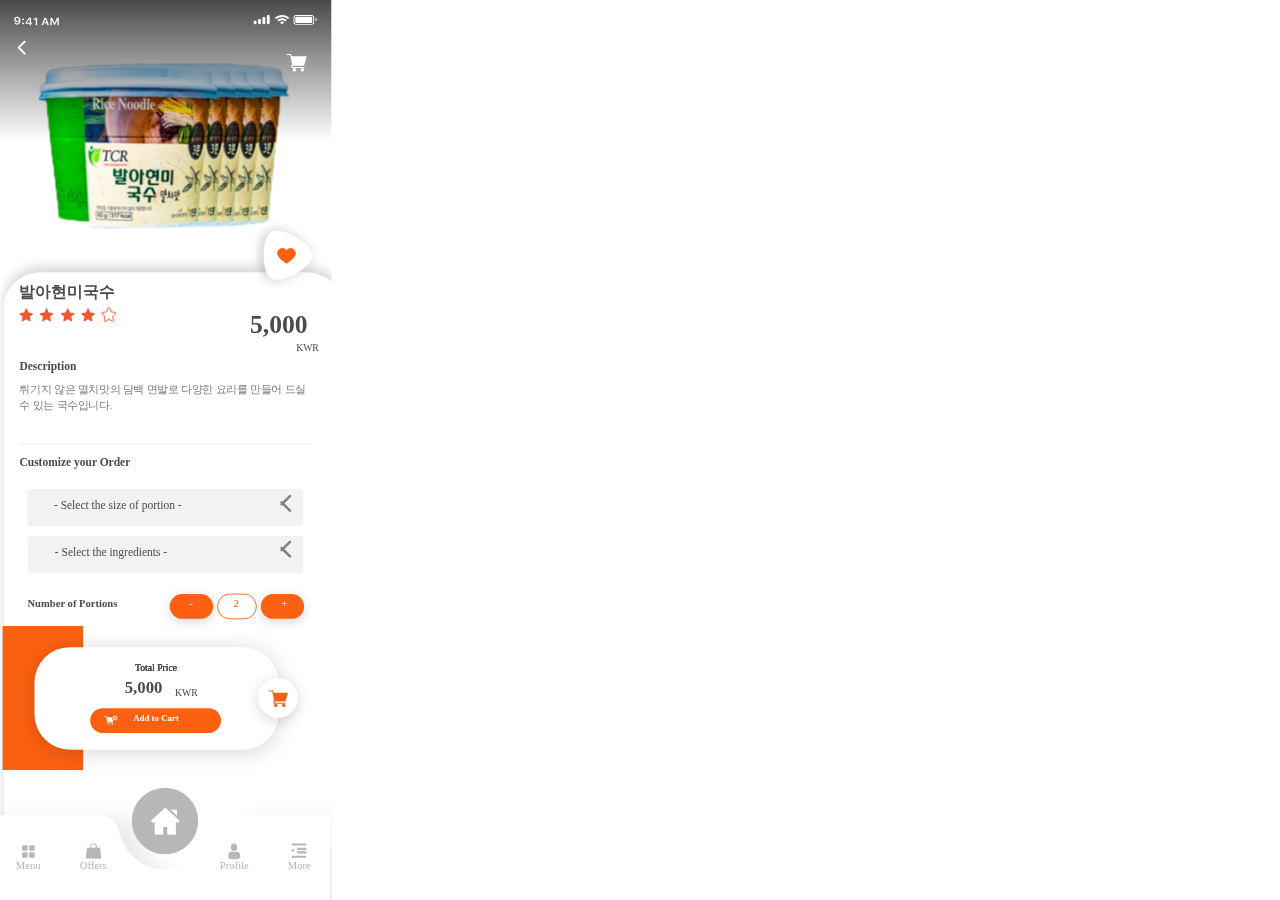
<file: HTML/product_1.html>
<!DOCTYPE html>
<html>
<head>
<meta charset="utf-8"/>
<meta http-equiv="X-UA-Compatible" content="IE=edge"/>
<meta name="viewport" content="width=device-width, initial-scale=1.0">
<title>product_1</title>
<link rel="stylesheet" type="text/css" id="applicationStylesheet" href="css/product_1.css"/>
<script id="applicationScript" type="text/javascript" src="scripts/product_1.js"></script>
</head>
<body>
<div id="product_1">
	<div id="n__18">
		<div id="n__20">
			<div id="n__22">
				<div id="Single_product_screen">
					<img id="Rectangle" src="png/Rectangle.png" srcset="png/Rectangle.png 1x">
						
					<svg class="n_10236" viewBox="0 0 375 716.037">
						<path id="n_10236" d="M 42 0 L 333 0 C 356.1959533691406 0 375 17.10848617553711 375 38.2128791809082 L 375 716.0365600585938 L 0 716.0365600585938 L 0 38.2128791809082 C 0 17.10848617553711 18.80403900146484 0 42 0 Z">
						</path>
					</svg>
					<svg class="n_10239_eg" viewBox="0 0 375 160">
						<linearGradient id="n_10239_eg" spreadMethod="pad" x1="0.5" x2="0.5" y1="0" y2="1">
							<stop offset="0" stop-color="#000" stop-opacity="1"></stop>
							<stop offset="1" stop-color="#000" stop-opacity="0"></stop>
						</linearGradient>
						<path id="n_10239_eg" d="M 0 0 L 375 0 L 375 160 C 375 160 286.9334716796875 160 193.1834716796875 160 C 99.4334716796875 160 0 160 0 160 L 0 0 Z">
						</path>
					</svg>
					<div id="shopping-cart_eh">
						<svg class="n_8562_ei" viewBox="0 0 22.755 16">
							<path id="n_8562_ei" d="M 7.377628803253174 13.33345985412598 L 19.42216491699219 13.33345985412598 C 19.72042465209961 13.33345985412598 19.98205757141113 13.13623905181885 20.06278419494629 12.84978294372559 L 22.72960662841797 3.516340494155884 C 22.78689765930176 3.315126895904541 22.74766159057617 3.098982334136963 22.62144660949707 2.931798696517944 C 22.49505996704102 2.765133380889893 22.29853439331055 2.666696548461914 22.08880996704102 2.666696548461914 L 5.838573455810547 2.666696548461914 L 5.36201286315918 0.5222679376602173 C 5.294304847717285 0.2168884575366974 5.023473262786865 4.9591064453125e-05 4.710977077484131 4.9591064453125e-05 L 0.666562557220459 4.9591064453125e-05 C 0.2981626093387604 4.9591064453125e-05 -9.919759031618014e-05 0.2983114123344421 -9.919759031618014e-05 0.6667113304138184 C -9.919759031618014e-05 1.035285115242004 0.2981626093387604 1.333373308181763 0.666562557220459 1.333373308181763 L 4.175909996032715 1.333373308181763 L 6.583359241485596 12.16662693023682 C 5.875030994415283 12.47461032867432 5.377639293670654 13.17964267730713 5.377639293670654 14.00012111663818 C 5.377639293670654 15.10289096832275 6.274855613708496 16.00010681152344 7.377624988555908 16.00010681152344 L 19.42216110229492 16.00010681152344 C 19.79073333740234 16.00010681152344 20.08882141113281 15.70201778411865 20.08882141113281 15.33344459533691 C 20.08882141113281 14.96504402160645 19.79073333740234 14.66678237915039 19.42216110229492 14.66678237915039 L 7.377624988555908 14.66678237915039 C 7.010440826416016 14.66678237915039 6.710963249206543 14.36800098419189 6.710963249206543 14.00012111663818 C 6.710963249206543 13.63224124908447 7.010440826416016 13.33345890045166 7.377624988555908 13.33345890045166 Z M 7.377628803253174 13.33345985412598">
							</path>
						</svg>
						<svg class="n_8563_ej" viewBox="151 360.004 4 4">
							<path id="n_8563_ej" d="M 151 362.0039672851562 C 151 363.1069030761719 151.897216796875 364.0039367675781 153.0001525878906 364.0039367675781 C 154.1029357910156 364.0039367675781 155.0001525878906 363.1069030761719 155.0001525878906 362.0039672851562 C 155.0001525878906 360.9011840820312 154.1029357910156 360.0039672851562 153.0001525878906 360.0039672851562 C 151.897216796875 360.0039672851562 151 360.9011840820312 151 362.0039672851562 Z M 151 362.0039672851562">
							</path>
						</svg>
						<svg class="n_8564_ek" viewBox="362.004 360.004 4 4">
							<path id="n_8564_ek" d="M 362.0039978027344 362.0039672851562 C 362.0039978027344 363.1069030761719 362.9011840820312 364.0039367675781 364.0039672851562 364.0039367675781 C 365.1069030761719 364.0039367675781 366.0039367675781 363.1069030761719 366.0039367675781 362.0039672851562 C 366.0039367675781 360.9011840820312 365.1069030761719 360.0039672851562 364.0039672851562 360.0039672851562 C 362.9011840820312 360.0039672851562 362.0039978027344 360.9011840820312 362.0039978027344 362.0039672851562 Z M 362.0039978027344 362.0039672851562">
							</path>
						</svg>
					</div>
					<div id="Profile_text_slider_menu">
						<span>발아현미국수</span>
					</div>
					<div id="Profile_text_slider_menu_em">
						<span>Description</span>
					</div>
					<div id="Profile_text_slider_menu_en">
						<span>Customize your Order</span>
					</div>
					<div id="Profile_text_slider_menu_eo">
						<span>튀기지 않은 멸치맛의 담백 면발로 다양한 요리를 만들어 드실 수 있는 국수입니다. </span>
					</div>
					<div id="Star_rating">
						<svg class="star" viewBox="0 0.496 15.233 14.598">
							<path id="star" d="M 15.19252395629883 6.011845111846924 C 15.09222793579102 5.703397750854492 14.81864643096924 5.485024452209473 14.49625587463379 5.455851554870605 L 10.09898281097412 5.056638717651367 L 8.361157417297363 0.9880377054214478 C 8.232851028442383 0.6891213059425354 7.940909385681152 0.4961967766284943 7.615959644317627 0.4961967766284943 C 7.291009426116943 0.4961967766284943 6.998951435089111 0.6891207098960876 6.871460914611816 0.9880377054214478 L 5.133634090423584 5.056638717651367 L 0.7356774806976318 5.455851554870605 C 0.413286566734314 5.485604286193848 0.1402871906757355 5.703979969024658 0.03940969333052635 6.011845111846924 C -0.06088734418153763 6.320290088653564 0.03173921629786491 6.658604621887207 0.2755670249462128 6.872448921203613 L 3.599561929702759 9.787107467651367 L 2.61948561668396 14.10372257232666 C 2.547778606414795 14.42111778259277 2.670970678329468 14.74931812286377 2.934322595596313 14.93968772888184 C 3.075877666473389 15.04254245758057 3.242188930511475 15.09390926361084 3.409076929092407 15.09390926361084 C 3.552491426467896 15.09390926361084 3.696022272109985 15.05578994750977 3.824211120605469 14.97908592224121 L 7.615967273712158 12.71188354492188 L 11.4070405960083 14.97908592224121 C 11.68515205383301 15.14527988433838 12.03485679626465 15.13005352020264 12.29762744903564 14.93968772888184 C 12.56098079681396 14.7493200302124 12.68417167663574 14.42111778259277 12.61246395111084 14.10372257232666 L 11.6323881149292 9.787107467651367 L 14.95638275146484 6.872448921203613 C 15.20009422302246 6.658604621887207 15.29283905029297 6.320986747741699 15.19254112243652 6.011845111846924 Z M 7.688953399658203 12.66807746887207">
							</path>
						</svg>
						<svg class="star_er" viewBox="0 0.496 15.233 14.598">
							<path id="star_er" d="M 15.19252395629883 6.011845111846924 C 15.09222793579102 5.703397750854492 14.81864643096924 5.485024452209473 14.49625587463379 5.455851554870605 L 10.09898281097412 5.056638717651367 L 8.361157417297363 0.9880377054214478 C 8.232851028442383 0.6891213059425354 7.940909385681152 0.4961967766284943 7.615959644317627 0.4961967766284943 C 7.291009426116943 0.4961967766284943 6.998951435089111 0.6891207098960876 6.871460914611816 0.9880377054214478 L 5.133634090423584 5.056638717651367 L 0.7356774806976318 5.455851554870605 C 0.413286566734314 5.485604286193848 0.1402871906757355 5.703979969024658 0.03940969333052635 6.011845111846924 C -0.06088734418153763 6.320290088653564 0.03173921629786491 6.658604621887207 0.2755670249462128 6.872448921203613 L 3.599561929702759 9.787107467651367 L 2.61948561668396 14.10372257232666 C 2.547778606414795 14.42111778259277 2.670970678329468 14.74931812286377 2.934322595596313 14.93968772888184 C 3.075877666473389 15.04254245758057 3.242188930511475 15.09390926361084 3.409076929092407 15.09390926361084 C 3.552491426467896 15.09390926361084 3.696022272109985 15.05578994750977 3.824211120605469 14.97908592224121 L 7.615967273712158 12.71188354492188 L 11.4070405960083 14.97908592224121 C 11.68515205383301 15.14527988433838 12.03485679626465 15.13005352020264 12.29762744903564 14.93968772888184 C 12.56098079681396 14.7493200302124 12.68417167663574 14.42111778259277 12.61246395111084 14.10372257232666 L 11.6323881149292 9.787107467651367 L 14.95638275146484 6.872448921203613 C 15.20009422302246 6.658604621887207 15.29283905029297 6.320986747741699 15.19254112243652 6.011845111846924 Z M 7.688953399658203 12.66807746887207">
							</path>
						</svg>
						<svg class="star_es" viewBox="0 0.496 15.233 14.598">
							<path id="star_es" d="M 15.19252395629883 6.011845111846924 C 15.09222793579102 5.703397750854492 14.81864643096924 5.485024452209473 14.49625587463379 5.455851554870605 L 10.09898281097412 5.056638717651367 L 8.361157417297363 0.9880377054214478 C 8.232851028442383 0.6891213059425354 7.940909385681152 0.4961967766284943 7.615959644317627 0.4961967766284943 C 7.291009426116943 0.4961967766284943 6.998951435089111 0.6891207098960876 6.871460914611816 0.9880377054214478 L 5.133634090423584 5.056638717651367 L 0.7356774806976318 5.455851554870605 C 0.413286566734314 5.485604286193848 0.1402871906757355 5.703979969024658 0.03940969333052635 6.011845111846924 C -0.06088734418153763 6.320290088653564 0.03173921629786491 6.658604621887207 0.2755670249462128 6.872448921203613 L 3.599561929702759 9.787107467651367 L 2.61948561668396 14.10372257232666 C 2.547778606414795 14.42111778259277 2.670970678329468 14.74931812286377 2.934322595596313 14.93968772888184 C 3.075877666473389 15.04254245758057 3.242188930511475 15.09390926361084 3.409076929092407 15.09390926361084 C 3.552491426467896 15.09390926361084 3.696022272109985 15.05578994750977 3.824211120605469 14.97908592224121 L 7.615967273712158 12.71188354492188 L 11.4070405960083 14.97908592224121 C 11.68515205383301 15.14527988433838 12.03485679626465 15.13005352020264 12.29762744903564 14.93968772888184 C 12.56098079681396 14.7493200302124 12.68417167663574 14.42111778259277 12.61246395111084 14.10372257232666 L 11.6323881149292 9.787107467651367 L 14.95638275146484 6.872448921203613 C 15.20009422302246 6.658604621887207 15.29283905029297 6.320986747741699 15.19254112243652 6.011845111846924 Z M 7.688953399658203 12.66807746887207">
							</path>
						</svg>
						<svg class="star_et" viewBox="0 0.496 15.233 14.598">
							<path id="star_et" d="M 15.19252395629883 6.011845111846924 C 15.09222793579102 5.703397750854492 14.81864643096924 5.485024452209473 14.49625587463379 5.455851554870605 L 10.09898281097412 5.056638717651367 L 8.361157417297363 0.9880377054214478 C 8.232851028442383 0.6891213059425354 7.940909385681152 0.4961967766284943 7.615959644317627 0.4961967766284943 C 7.291009426116943 0.4961967766284943 6.998951435089111 0.6891207098960876 6.871460914611816 0.9880377054214478 L 5.133634090423584 5.056638717651367 L 0.7356774806976318 5.455851554870605 C 0.413286566734314 5.485604286193848 0.1402871906757355 5.703979969024658 0.03940969333052635 6.011845111846924 C -0.06088734418153763 6.320290088653564 0.03173921629786491 6.658604621887207 0.2755670249462128 6.872448921203613 L 3.599561929702759 9.787107467651367 L 2.61948561668396 14.10372257232666 C 2.547778606414795 14.42111778259277 2.670970678329468 14.74931812286377 2.934322595596313 14.93968772888184 C 3.075877666473389 15.04254245758057 3.242188930511475 15.09390926361084 3.409076929092407 15.09390926361084 C 3.552491426467896 15.09390926361084 3.696022272109985 15.05578994750977 3.824211120605469 14.97908592224121 L 7.615967273712158 12.71188354492188 L 11.4070405960083 14.97908592224121 C 11.68515205383301 15.14527988433838 12.03485679626465 15.13005352020264 12.29762744903564 14.93968772888184 C 12.56098079681396 14.7493200302124 12.68417167663574 14.42111778259277 12.61246395111084 14.10372257232666 L 11.6323881149292 9.787107467651367 L 14.95638275146484 6.872448921203613 C 15.20009422302246 6.658604621887207 15.29283905029297 6.320986747741699 15.19254112243652 6.011845111846924 Z M 7.688953399658203 12.66807746887207">
							</path>
						</svg>
						<svg class="star_eu" viewBox="0 0.496 15.233 14.598">
							<path id="star_eu" d="M 15.19252395629883 6.011845111846924 C 15.09222793579102 5.703397750854492 14.81864643096924 5.485024452209473 14.49625587463379 5.455851554870605 L 10.09898281097412 5.056638717651367 L 8.361157417297363 0.9880377054214478 C 8.232851028442383 0.6891213059425354 7.940909385681152 0.4961967766284943 7.615959644317627 0.4961967766284943 C 7.291009426116943 0.4961967766284943 6.998951435089111 0.6891207098960876 6.871460914611816 0.9880377054214478 L 5.133634090423584 5.056638717651367 L 0.7356774806976318 5.455851554870605 C 0.413286566734314 5.485604286193848 0.1402871906757355 5.703979969024658 0.03940969333052635 6.011845111846924 C -0.06088734418153763 6.320290088653564 0.03173921629786491 6.658604621887207 0.2755670249462128 6.872448921203613 L 3.599561929702759 9.787107467651367 L 2.61948561668396 14.10372257232666 C 2.547778606414795 14.42111778259277 2.670970678329468 14.74931812286377 2.934322595596313 14.93968772888184 C 3.075877666473389 15.04254245758057 3.242188930511475 15.09390926361084 3.409076929092407 15.09390926361084 C 3.552491426467896 15.09390926361084 3.696022272109985 15.05578994750977 3.824211120605469 14.97908592224121 L 7.615967273712158 12.71188354492188 L 11.4070405960083 14.97908592224121 C 11.68515205383301 15.14527988433838 12.03485679626465 15.13005352020264 12.29762744903564 14.93968772888184 C 12.56098079681396 14.7493200302124 12.68417167663574 14.42111778259277 12.61246395111084 14.10372257232666 L 11.6323881149292 9.787107467651367 L 14.95638275146484 6.872448921203613 C 15.20009422302246 6.658604621887207 15.29283905029297 6.320986747741699 15.19254112243652 6.011845111846924 Z M 7.688953399658203 12.66807746887207">
							</path>
						</svg>
					</div>
					<div id="Profile_text_slider_menu_ev">
						<span>5,000</span>
					</div>
					<svg class="n_31" viewBox="0 0 331.5 1">
						<path id="n_31" d="M 0 0 L 331.5 0">
						</path>
					</svg>
					<div id="Number_of_Portions">
						<div id="n_6872">
							<svg class="n_465">
								<rect id="n_465" rx="14" ry="14" x="0" y="0" width="44" height="28">
								</rect>
							</svg>
							<div id="n__e">
								<span>2</span>
							</div>
						</div>
						<div id="n_6870">
							<svg class="n_466">
								<rect id="n_466" rx="14" ry="14" x="0" y="0" width="49" height="28">
								</rect>
							</svg>
							<div id="n__fa">
								<span>-</span>
							</div>
						</div>
						<div id="n_6873">
							<svg class="n_466_e">
								<rect id="n_466_e" rx="14" ry="14" x="0" y="0" width="49" height="28">
								</rect>
							</svg>
							<div id="Text">
								<span>+</span>
							</div>
						</div>
						<div id="Number_of_Portions_e">
							<span>Number of Portions</span>
						</div>
					</div>
					<div id="Select_size_of_portion_dropdow">
						<svg class="n_419">
							<rect id="n_419" rx="4" ry="4" x="0" y="0" width="312" height="42">
							</rect>
						</svg>
						<div id="n__Select_the_size_of_portion_">
							<span>- Select the size of portion -</span>
						</div>
						<div id="n_6869">
							<svg class="n_12" viewBox="0 0 6.578 6.578">
								<path id="n_12" d="M 6.57831335067749 0 L 0 6.57831335067749">
								</path>
							</svg>
							<svg class="n_13_fd" viewBox="0 0 6.578 6.578">
								<path id="n_13_fd" d="M 6.57831335067749 6.57831335067749 L 0 0">
								</path>
							</svg>
						</div>
					</div>
					<div id="Select_ingredients_dropdown">
						<svg class="n_419_ff">
							<rect id="n_419_ff" rx="4" ry="4" x="0" y="0" width="311" height="42">
							</rect>
						</svg>
						<div id="n__Select_the_ingredients_-">
							<span>- Select the ingredients -</span>
						</div>
						<div id="n_7897">
							<svg class="n_12_fi" viewBox="0 0 6.578 6.578">
								<path id="n_12_fi" d="M 6.57831335067749 0 L 0 6.57831335067749">
								</path>
							</svg>
							<svg class="n_13_fj" viewBox="0 0 6.578 6.578">
								<path id="n_13_fj" d="M 6.57831335067749 6.57831335067749 L 0 0">
								</path>
							</svg>
						</div>
					</div>
					<div id="Add_to_favorites_button">
						<svg class="n_10158" viewBox="0 0 55.632 55.813">
							<path id="n_10158" d="M 27.8159236907959 0 C 41.06592559814453 0 60.94092559814453 35.25 54.31592559814453 47 C 47.69092559814453 58.75 7.94092321395874 58.75 1.315922737121582 47 C -5.309077739715576 35.25 14.5659236907959 0 27.8159236907959 0 Z">
							</path>
						</svg>
						<div id="heart">
							<svg class="n_8609" viewBox="0 35.525 19.112 15.646">
								<path id="n_8609" d="M 13.91336250305176 35.52494049072266 C 16.77854537963867 35.53888702392578 19.09783554077148 37.85813522338867 19.11178588867188 40.72336578369141 C 19.11178588867188 45.97269821166992 9.555915832519531 51.17112731933594 9.555915832519531 51.17112731933594 C 9.555915832519531 51.17112731933594 0 45.89627075195312 0 40.72336578369141 C 0 37.85237884521484 2.327388525009155 35.52494049072266 5.198421955108643 35.52494049072266 L 5.198421955108643 35.52494049072266 C 6.955877304077148 35.51123809814453 8.598906517028809 36.39517593383789 9.555917739868164 37.86929702758789 C 10.51946353912354 36.40234756469727 12.15824890136719 35.52069473266602 13.91336250305176 35.52494049072266 Z">
								</path>
							</svg>
						</div>
					</div>
					<div id="Total_price_section">
						<svg class="n_17326">
							<rect id="n_17326" rx="0" ry="0" x="0" y="0" width="91" height="163">
							</rect>
						</svg>
						<div id="n_8091">
							<svg class="n_17327">
								<rect id="n_17327" rx="40" ry="40" x="0" y="0" width="276" height="116">
								</rect>
							</svg>
							<div id="n_8090">
								<div id="Total_Price_fv">
									<span>Total Price</span>
								</div>
								<div id="Total_Price_fv">
									<span>Total Price</span>
								</div>
								<div id="Total_Price_fv">
									<span>Total Price</span>
								</div>
								<div id="KWR">
									<span>KWR</span>
								</div>
								<div id="n_000">
									<span>5,000</span>
								</div>
								<div id="Rounded_Orange_Button_fy" class="Rounded_Orange_Button">
									<svg class="n_7_fz">
										<rect id="n_7_fz" rx="14" ry="14" x="0" y="0" width="148" height="28">
										</rect>
									</svg>
									<div id="Add_to_Cart">
										<span>Add to Cart</span>
									</div>
									<div id="n_8089">
										<div id="shopping-cart_f">
											<svg class="n_8562_f" viewBox="0 0 11.072 7.785">
												<path id="n_8562_f" d="M 3.589519262313843 6.487392425537109 L 9.449762344360352 6.487392425537109 C 9.594878196716309 6.487392425537109 9.722176551818848 6.391435146331787 9.761452674865723 6.252061367034912 L 11.05899047851562 1.710893273353577 C 11.08686542510986 1.612993240356445 11.06777381896973 1.507828593254089 11.00636577606201 1.426485896110535 C 10.94487285614014 1.34539520740509 10.84925270080566 1.297500967979431 10.74721240997314 1.297500967979431 L 2.840695142745972 1.297500967979431 L 2.608825445175171 0.2541338503360748 C 2.575882196426392 0.105552077293396 2.444109678268433 4.9591064453125e-05 2.292065382003784 4.9591064453125e-05 L 0.3242636919021606 4.9591064453125e-05 C 0.1450194418430328 4.9591064453125e-05 -9.919758304022253e-05 0.1451682448387146 -9.919758304022253e-05 0.32441246509552 C -9.919758304022253e-05 0.5037413239479065 0.1450194418430328 0.6487753987312317 0.3242636919021606 0.6487753987312317 L 2.031729698181152 0.6487753987312317 L 3.203068733215332 5.91967248916626 C 2.858433246612549 6.069520950317383 2.616428136825562 6.412553310394287 2.616428136825562 6.811755657196045 C 2.616428136825562 7.348305225372314 3.052966833114624 7.784843444824219 3.58951735496521 7.784843444824219 L 9.449760437011719 7.784843444824219 C 9.629088401794434 7.784843444824219 9.774121284484863 7.639808177947998 9.774121284484863 7.4604811668396 C 9.774121284484863 7.281236171722412 9.629088401794434 7.136118412017822 9.449760437011719 7.136118412017822 L 3.58951735496521 7.136118412017822 C 3.410864591598511 7.136118412017822 3.265154123306274 6.99074649810791 3.265154123306274 6.811755657196045 C 3.265154123306274 6.632764339447021 3.410864591598511 6.487391948699951 3.58951735496521 6.487391948699951 Z M 3.589519262313843 6.487392425537109">
												</path>
											</svg>
											<svg class="n_8563_f" viewBox="151 360.004 1.946 1.946">
												<path id="n_8563_f" d="M 150.9999694824219 360.97705078125 C 150.9999694824219 361.513671875 151.4365234375 361.9501037597656 151.9731597900391 361.9501037597656 C 152.5097198486328 361.9501037597656 152.9462585449219 361.513671875 152.9462585449219 360.97705078125 C 152.9462585449219 360.4404907226562 152.5097198486328 360.0039672851562 151.9731597900391 360.0039672851562 C 151.4365234375 360.0039672851562 150.9999694824219 360.4404907226562 150.9999694824219 360.97705078125 Z M 150.9999694824219 360.97705078125">
												</path>
											</svg>
											<svg class="n_8564_f" viewBox="362.004 360.004 1.946 1.946">
												<path id="n_8564_f" d="M 362.0039978027344 360.97705078125 C 362.0039978027344 361.513671875 362.4404907226562 361.9501037597656 362.9770202636719 361.9501037597656 C 363.513671875 361.9501037597656 363.9501037597656 361.513671875 363.9501037597656 360.97705078125 C 363.9501037597656 360.4404907226562 363.513671875 360.0039672851562 362.9770202636719 360.0039672851562 C 362.4404907226562 360.0039672851562 362.0039978027344 360.4404907226562 362.0039978027344 360.97705078125 Z M 362.0039978027344 360.97705078125">
												</path>
											</svg>
										</div>
										<div id="n_8089_f">
											<svg class="n_34">
												<ellipse id="n_34" rx="3" ry="3" cx="3" cy="3">
												</ellipse>
											</svg>
											<svg class="n_32" viewBox="0 0 1 1.887">
												<path id="n_32" d="M 0 0 L 0 1.887005209922791">
												</path>
											</svg>
											<svg class="n_33" viewBox="0 0 1.887 1">
												<path id="n_33" d="M 1.887005209922791 0 L 0 0">
												</path>
											</svg>
										</div>
									</div>
								</div>
							</div>
						</div>
						<div id="n_8092">
							<svg class="n_35">
								<ellipse id="n_35" rx="22.5" ry="22.5" cx="22.5" cy="22.5">
								</ellipse>
							</svg>
							<div id="shopping-cart_gc">
								<svg class="n_8562_gd" viewBox="0 0 21.47 15.096">
									<path id="n_8562_gd" d="M 6.960806369781494 12.58015727996826 L 18.32485771179199 12.58015727996826 C 18.60626602172852 12.58015727996826 18.85311698913574 12.39407825469971 18.92928314208984 12.12380599975586 L 21.44543838500977 3.317679166793823 C 21.49949073791504 3.127833604812622 21.46247100830078 2.923900842666626 21.34338760375977 2.766162633895874 C 21.22414207458496 2.608913421630859 21.03872108459473 2.516037940979004 20.84084510803223 2.516037940979004 L 5.508703231811523 2.516037940979004 L 5.059067726135254 0.4927639961242676 C 4.995184898376465 0.2046376317739487 4.739654541015625 4.9591064453125e-05 4.44481372833252 4.9591064453125e-05 L 0.6288979649543762 4.9591064453125e-05 C 0.2813116014003754 4.9591064453125e-05 -9.919759031618014e-05 0.2814603745937347 -9.919759031618014e-05 0.6290466785430908 C -9.919759031618014e-05 0.9767969846725464 0.2813116014003754 1.258044004440308 0.6288979649543762 1.258044004440308 L 3.939976453781128 1.258044004440308 L 6.211410999298096 11.47924709320068 C 5.54310131072998 11.76982975006104 5.073811054229736 12.43502998352051 5.073811054229736 13.20915412902832 C 5.073811054229736 14.24962043762207 5.920336723327637 15.0961446762085 6.960802555084229 15.0961446762085 L 18.32485389709473 15.0961446762085 C 18.67260360717773 15.0961446762085 18.95384979248047 14.81489753723145 18.95384979248047 14.46714782714844 C 18.95384979248047 14.11956024169922 18.67260360717773 13.83815002441406 18.32485389709473 13.83815002441406 L 6.960802555084229 13.83815002441406 C 6.614363670349121 13.83815002441406 6.33180570602417 13.55624866485596 6.33180570602417 13.20915412902832 C 6.33180570602417 12.86205768585205 6.614363670349121 12.58015632629395 6.960802555084229 12.58015632629395 Z M 6.960806369781494 12.58015727996826">
									</path>
								</svg>
								<svg class="n_8563_ge" viewBox="151 360.004 3.774 3.774">
									<path id="n_8563_ge" d="M 150.9999847412109 361.8909912109375 C 150.9999847412109 362.9316101074219 151.8465118408203 363.7779541015625 152.8871459960938 363.7779541015625 C 153.9276275634766 363.7779541015625 154.7741394042969 362.9316101074219 154.7741394042969 361.8909912109375 C 154.7741394042969 360.8504943847656 153.9276275634766 360.0039672851562 152.8871459960938 360.0039672851562 C 151.8465118408203 360.0039672851562 150.9999847412109 360.8504943847656 150.9999847412109 361.8909912109375 Z M 150.9999847412109 361.8909912109375">
									</path>
								</svg>
								<svg class="n_8564_gf" viewBox="362.004 360.004 3.774 3.774">
									<path id="n_8564_gf" d="M 362.0039978027344 361.8909912109375 C 362.0039978027344 362.9316101074219 362.8504943847656 363.7779541015625 363.8909606933594 363.7779541015625 C 364.9315795898438 363.7779541015625 365.7779235839844 362.9316101074219 365.7779235839844 361.8909912109375 C 365.7779235839844 360.8504943847656 364.9315795898438 360.0039672851562 363.8909606933594 360.0039672851562 C 362.8504943847656 360.0039672851562 362.0039978027344 360.8504943847656 362.0039978027344 361.8909912109375 Z M 362.0039978027344 361.8909912109375">
									</path>
								</svg>
							</div>
						</div>
					</div>
					<div id="n__11">
						<svg class="Icon_ionic-ios-arrow-back" viewBox="7.5 4.129 9.002 15.746">
							<path onclick="application.goBack()" id="Icon_ionic-ios-arrow-back" d="M 10.21406269073486 12 L 16.171875 6.046875 C 16.61249923706055 5.606249809265137 16.61249923706055 4.893750190734863 16.171875 4.457812309265137 C 15.73124980926514 4.017187118530273 15.01875019073486 4.021874904632568 14.578125 4.457812309265137 L 7.828125 11.203125 C 7.401562690734863 11.62968730926514 7.392187595367432 12.31406211853027 7.795312404632568 12.75468730926514 L 14.57343769073486 19.546875 C 14.79374980926514 19.76718711853027 15.08437538146973 19.875 15.37031269073486 19.875 C 15.65625 19.875 15.94687557220459 19.76718711853027 16.16718673706055 19.546875 C 16.60781097412109 19.10625076293945 16.60781097412109 18.39374923706055 16.16718673706055 17.95781326293945 L 10.21406269073486 12 Z">
							</path>
						</svg>
					</div>
					<div id="KWR_gi">
						<span>KWR</span>
					</div>
					<div id="Status_bar_gj">
						<div id="time_gk">
							<svg class="n_2707_gl" viewBox="26.017 18.334 7.127 8.871">
								<path id="n_2707_gl" d="M 29.39797973632812 27.20499992370605 C 28.55218887329102 27.20499992370605 27.83315849304199 26.9950008392334 27.23979187011719 26.57500076293945 C 26.64642715454102 26.15500068664551 26.28144836425781 25.59799957275391 26.14485359191895 24.90200042724609 L 27.7905387878418 24.90200042724609 C 27.89763069152832 25.22299957275391 28.09432411193848 25.47599983215332 28.38281059265137 25.6609992980957 C 28.67129707336426 25.84700012207031 29.01333236694336 25.93899917602539 29.41109275817871 25.93899917602539 C 30.0853214263916 25.93899917602539 30.61202812194824 25.66699981689453 30.99230766296387 25.12199974060059 C 31.37149238586426 24.57699966430664 31.56163215637207 23.81999969482422 31.56163215637207 22.85199928283691 L 31.50480842590332 22.85199928283691 L 31.4720287322998 22.85199928283691 L 31.45345115661621 22.85199928283691 C 31.23489952087402 23.25399971008301 30.91690635681152 23.56500053405762 30.49947547912598 23.7859992980957 C 30.0809497833252 24.00699996948242 29.60013771057129 24.11700057983398 29.05813217163086 24.11700057983398 C 28.1795597076416 24.11700057983398 27.45287895202637 23.85199928283691 26.87808990478516 23.31999969482422 C 26.30439567565918 22.78899955749512 26.01700019836426 22.11700057983398 26.01700019836426 21.30500030517578 C 26.01700019836426 20.4379997253418 26.33827018737793 19.72599983215332 26.98081016540527 19.16900062561035 C 27.62334823608398 18.61199951171875 28.44619178771973 18.33399963378906 29.4493408203125 18.33399963378906 C 30.12356758117676 18.33399963378906 30.72130393981934 18.47699928283691 31.24145698547363 18.76199913024902 C 31.76269721984863 19.04700088500977 32.17903900146484 19.46100044250488 32.49047470092773 20.00399971008301 C 32.92539215087891 20.71100044250488 33.14394378662109 21.60199928283691 33.14394378662109 22.67600059509277 C 33.14394378662109 24.09799957275391 32.81283569335938 25.20800018310547 32.15062713623047 26.00699996948242 C 31.48951148986816 26.80599975585938 30.57159614562988 27.20499992370605 29.39797973632812 27.20499992370605 Z M 28.14896392822266 22.45000076293945 C 28.49099540710449 22.76099967956543 28.92591094970703 22.91600036621094 29.45589637756348 22.91600036621094 C 29.98478889465332 22.91600036621094 30.4218921661377 22.76199913024902 30.7682933807373 22.45299911499023 C 31.11360359191895 22.14500045776367 31.2862606048584 21.75399971008301 31.2862606048584 21.2810001373291 C 31.2862606048584 20.80500030517578 31.11141777038574 20.40399932861328 30.7617359161377 20.07999992370605 C 30.41205406188965 19.75600051879883 29.97823143005371 19.5939998626709 29.46136093139648 19.5939998626709 C 28.94558143615723 19.5939998626709 28.51175689697266 19.75300025939941 28.16207504272461 20.07099914550781 C 27.8123950958252 20.38999938964844 27.63755416870117 20.78499984741211 27.63755416870117 21.25799942016602 C 27.63755416870117 21.74200057983398 27.80802345275879 22.13999938964844 28.14896392822266 22.45000076293945 Z">
								</path>
							</svg>
							<svg class="n_2708_gm" viewBox="34.255 19.805 2.145 6.363">
								<path id="n_2708_gm" d="M 34.2550048828125 20.77700042724609 C 34.2550048828125 20.48800086975098 34.35334777832031 20.25399971008301 34.550048828125 20.07399940490723 C 34.74674224853516 19.89500045776367 35.00681304931641 19.80500030517578 35.33136749267578 19.80500030517578 C 35.65590667724609 19.80500030517578 35.91489410400391 19.89500045776367 36.10940551757812 20.07399940490723 C 36.30282592773438 20.25399971008301 36.40007781982422 20.48800086975098 36.40007781982422 20.77700042724609 C 36.40007781982422 21.0629997253418 36.30282592773438 21.29500007629395 36.10940551757812 21.47500038146973 C 35.91489410400391 21.65399932861328 35.65590667724609 21.74399948120117 35.33136749267578 21.74399948120117 C 35.00681304931641 21.74399948120117 34.74674224853516 21.65399932861328 34.550048828125 21.47500038146973 C 34.35334777832031 21.29500007629395 34.2550048828125 21.0629997253418 34.2550048828125 20.77700042724609 Z M 34.2550048828125 25.19499969482422 C 34.2550048828125 24.90999984741211 34.35334777832031 24.67799949645996 34.550048828125 24.49799919128418 C 34.74674224853516 24.31800079345703 35.00681304931641 24.22900009155273 35.33136749267578 24.22900009155273 C 35.65590667724609 24.22900009155273 35.91489410400391 24.31800079345703 36.10940551757812 24.49799919128418 C 36.30282592773438 24.67799949645996 36.40007781982422 24.90999984741211 36.40007781982422 25.19499969482422 C 36.40007781982422 25.48399925231934 36.30282592773438 25.7189998626709 36.10940551757812 25.89800071716309 C 35.91489410400391 26.07799911499023 35.65590667724609 26.16799926757812 35.33136749267578 26.16799926757812 C 35.00681304931641 26.16799926757812 34.74674224853516 26.07799911499023 34.550048828125 25.89800071716309 C 34.35334777832031 25.7189998626709 34.2550048828125 25.48399925231934 34.2550048828125 25.19499969482422 Z">
								</path>
							</svg>
							<svg class="n_2709_gn" viewBox="37.929 18.545 7.344 8.455">
								<path id="n_2709_gn" d="M 42.44316864013672 27 L 42.44316864013672 25.42399978637695 L 37.92900085449219 25.42399978637695 L 37.92900085449219 24.07600021362305 C 38.68081665039062 22.81100082397461 39.93529510498047 20.96699905395508 41.69462966918945 18.54500007629395 L 44.02437973022461 18.54500007629395 L 44.02437973022461 24.14599990844727 L 45.27339935302734 24.14599990844727 L 45.27339935302734 25.42399978637695 L 44.02437973022461 25.42399978637695 L 44.02437973022461 27 L 42.44316864013672 27 Z M 39.4599494934082 24.0939998626709 L 39.4599494934082 24.18199920654297 L 42.46829986572266 24.18199920654297 L 42.46829986572266 19.77499961853027 L 42.37869262695312 19.77499961853027 C 41.37991714477539 21.12700080871582 40.40736389160156 22.56599998474121 39.4599494934082 24.0939998626709 Z">
								</path>
							</svg>
							<svg class="n_2710_go" viewBox="45.91 18.545 4.06 8.455">
								<path id="n_2710_go" d="M 48.31733703613281 27 L 48.31733703613281 20.06800079345703 L 48.20806503295898 20.06800079345703 L 45.91000366210938 21.54500007629395 L 45.91000366210938 20.09199905395508 L 48.32389450073242 18.54500007629395 L 49.96958160400391 18.54500007629395 L 49.96958160400391 27 L 48.31733703613281 27 Z">
								</path>
							</svg>
							<svg class="n_2711_gp" viewBox="54.757 18.545 8.42 8.455">
								<path id="n_2711_gp" d="M 61.40312957763672 27 L 60.62290191650391 24.83799934387207 L 57.22225570678711 24.83799934387207 L 56.42891311645508 27 L 54.75699996948242 27 L 58.03526306152344 18.54500007629395 L 59.8929443359375 18.54500007629395 L 63.17666625976562 27 L 61.40312957763672 27 Z M 58.8745002746582 20.1560001373291 L 57.60690307617188 23.64299964904785 L 60.23825073242188 23.64299964904785 L 58.98377227783203 20.1560001373291 L 58.8745002746582 20.1560001373291 Z">
								</path>
							</svg>
							<svg class="n_2712_gq" viewBox="63.916 18.545 9.54 8.455">
								<path id="n_2712_gq" d="M 65.45241546630859 27 L 63.9160041809082 27 L 63.9160041809082 18.54500007629395 L 65.84908294677734 18.54500007629395 L 68.62795257568359 24.70299911499023 L 68.74269866943359 24.70299911499023 L 71.52156829833984 18.54500007629395 L 73.45574951171875 18.54500007629395 L 73.45574951171875 27 L 71.91932678222656 27 L 71.91932678222656 21.05299949645996 L 71.82972717285156 21.05299949645996 L 69.27487182617188 26.67200088500977 L 68.09687805175781 26.67200088500977 L 65.54202270507812 21.05299949645996 L 65.45241546630859 21.05299949645996 L 65.45241546630859 27 Z">
								</path>
							</svg>
						</div>
						<div id="icons_gr">
							<div id="n_864_gs">
								<div id="n_863_gt">
									<svg class="n_2713_gu" viewBox="315.689 15.833 16.195 10.64">
										<path id="n_2713_gu" d="M 326.1401062011719 24.42799949645996 C 326.2056579589844 24.36800003051758 326.2406616210938 24.28800010681152 326.2395629882812 24.20299911499023 C 326.2373657226562 24.1200008392334 326.1969299316406 24.04000091552734 326.1302795410156 23.98399925231934 C 324.7774658203125 22.9370002746582 322.7973937988281 22.9370002746582 321.4445495605469 23.98399925231934 C 321.3757019042969 24.04000091552734 321.3374633789062 24.1200008392334 321.3352661132812 24.20299911499023 C 321.3330993652344 24.28800010681152 321.3680419921875 24.36800003051758 321.4336547851562 24.42799949645996 L 323.552490234375 26.38400077819824 C 323.6136779785156 26.44099998474121 323.6989135742188 26.47299957275391 323.7874145507812 26.47299957275391 C 323.8759155273438 26.47299957275391 323.9600524902344 26.44099998474121 324.0212707519531 26.38400077819824 L 326.1401062011719 24.42799949645996 Z M 323.7874145507812 21.72500038146973 C 325.0790710449219 21.72500038146973 326.3226318359375 22.16500091552734 327.2809448242188 22.95700073242188 C 327.4088134765625 23.06999969482422 327.6131591796875 23.06800079345703 327.7388305664062 22.95299911499023 L 328.9638061523438 21.81999969482422 C 329.0282592773438 21.76099967956543 329.063232421875 21.68000030517578 329.063232421875 21.59600067138672 C 329.06103515625 21.51300048828125 329.0249938964844 21.4330005645752 328.9583129882812 21.375 C 326.0439758300781 18.89399909973145 321.531982421875 18.89399909973145 318.6175842285156 21.375 C 318.5520324707031 21.4330005645752 318.5137634277344 21.51300048828125 318.5137634277344 21.59600067138672 C 318.5126953125 21.68000030517578 318.5487670898438 21.76099967956543 318.6132202148438 21.81999969482422 L 319.8370971679688 22.95299911499023 C 319.9638977050781 23.06800079345703 320.1671142578125 23.06999969482422 320.2971801757812 22.95700073242188 C 321.2533264160156 22.16500091552734 322.4968872070312 21.72599983215332 323.7874145507812 21.72500038146973 Z M 323.7874145507812 18.04299926757812 C 326.137939453125 18.04299926757812 328.3966369628906 18.86899948120117 330.0991821289062 20.35000038146973 C 330.2280883789062 20.46500015258789 330.4324645996094 20.46299934387207 330.5592041015625 20.34700012207031 L 331.7841796875 19.21500015258789 C 331.8497619628906 19.1560001373291 331.8836364746094 19.07699966430664 331.8836364746094 18.99300003051758 C 331.8836364746094 18.90999984741211 331.8475646972656 18.82999992370605 331.7809143066406 18.77300071716309 C 327.3115539550781 14.85299968719482 320.2610778808594 14.85299968719482 315.7917175292969 18.77300071716309 C 315.7261657714844 18.82999992370605 315.6901245117188 18.90999984741211 315.6890258789062 18.99300003051758 C 315.6890258789062 19.07600021362305 315.7239990234375 19.1560001373291 315.7884521484375 19.21500015258789 L 317.015625 20.34700012207031 C 317.1412963867188 20.46299934387207 317.3467102050781 20.46500015258789 317.4745788574219 20.35000038146973 C 319.1770935058594 18.86800003051758 321.4369201660156 18.04299926757812 323.7874145507812 18.04299926757812 Z">
										</path>
									</svg>
								</div>
							</div>
							<div id="n_866_gv">
								<div id="n_865_gw">
									<svg class="n_2714_gx" viewBox="294.315 16.159 18.026 10.349">
										<path id="n_2714_gx" d="M 310.2200317382812 16.15900039672852 L 311.2799987792969 16.15900039672852 C 311.8668518066406 16.15900039672852 312.3410949707031 16.5930004119873 312.3410949707031 17.12899971008301 L 312.3410949707031 25.53800010681152 C 312.3410949707031 26.07500076293945 311.8668518066406 26.50799942016602 311.2799987792969 26.50799942016602 L 310.2200317382812 26.50799942016602 C 309.6354064941406 26.50799942016602 309.1600646972656 26.07500076293945 309.1600646972656 25.53800010681152 L 309.1600646972656 17.12899971008301 C 309.1600646972656 16.5930004119873 309.6354064941406 16.15900039672852 310.2200317382812 16.15900039672852 Z M 305.2731323242188 18.42300033569336 L 306.3330993652344 18.42300033569336 C 306.9188232421875 18.42300033569336 307.3941955566406 18.85700035095215 307.3941955566406 19.39299964904785 L 307.3941955566406 25.53800010681152 C 307.3941955566406 26.07500076293945 306.9188232421875 26.50799942016602 306.3330993652344 26.50799942016602 L 305.2731323242188 26.50799942016602 C 304.6863403320312 26.50799942016602 304.2131652832031 26.07500076293945 304.2131652832031 25.53800010681152 L 304.2131652832031 19.39299964904785 C 304.2131652832031 18.85700035095215 304.6863403320312 18.42300033569336 305.2731323242188 18.42300033569336 Z M 300.3251647949219 20.6870002746582 L 301.38623046875 20.6870002746582 C 301.9708557128906 20.6870002746582 302.4461975097656 21.12199974060059 302.4461975097656 21.6569995880127 L 302.4461975097656 25.53800010681152 C 302.4461975097656 26.07500076293945 301.9708557128906 26.50799942016602 301.38623046875 26.50799942016602 L 300.3251647949219 26.50799942016602 C 299.7394409179688 26.50799942016602 299.2651977539062 26.07500076293945 299.2651977539062 25.53800010681152 L 299.2651977539062 21.6569995880127 C 299.2651977539062 21.12199974060059 299.7394409179688 20.6870002746582 300.3251647949219 20.6870002746582 Z M 295.3760986328125 22.62800025939941 L 296.4360656738281 22.62800025939941 C 297.0217590332031 22.62800025939941 297.4960327148438 23.0629997253418 297.4960327148438 23.59799957275391 L 297.4960327148438 25.53800010681152 C 297.4960327148438 26.07500076293945 297.0217590332031 26.50799942016602 296.4360656738281 26.50799942016602 L 295.3760986328125 26.50799942016602 C 294.7903747558594 26.50799942016602 294.3150329589844 26.07500076293945 294.3150329589844 25.53800010681152 L 294.3150329589844 23.59799957275391 C 294.3150329589844 23.0629997253418 294.7903747558594 22.62800025939941 295.3760986328125 22.62800025939941 Z">
										</path>
									</svg>
								</div>
							</div>
							<div id="n_869_gy">
								<div id="n_868_gz">
									<div id="n_867_g">
										<svg class="n_2715_g" viewBox="335.394 15.835 23.326 10.998">
											<path id="n_2715_g" d="M 355.89404296875 16.80599975585938 C 356.8677062988281 16.80599975585938 357.6599426269531 17.5310001373291 357.6599426269531 18.42300033569336 L 357.6599426269531 24.2450008392334 C 357.6599426269531 25.13699913024902 356.8677062988281 25.86199951171875 355.89404296875 25.86199951171875 L 338.2198791503906 25.86199951171875 C 337.2462158203125 25.86199951171875 336.4539794921875 25.13699913024902 336.4539794921875 24.2450008392334 L 336.4539794921875 18.42300033569336 C 336.4539794921875 17.5310001373291 337.2462158203125 16.80599975585938 338.2198791503906 16.80599975585938 L 355.89404296875 16.80599975585938 M 355.89404296875 15.83500003814697 L 338.2198791503906 15.83500003814697 C 336.6582946777344 15.83500003814697 335.3940124511719 16.99399948120117 335.3940124511719 18.42300033569336 L 335.3940124511719 24.2450008392334 C 335.3940124511719 25.67399978637695 336.6582946777344 26.83300018310547 338.2198791503906 26.83300018310547 L 355.89404296875 26.83300018310547 C 357.4555969238281 26.83300018310547 358.7199096679688 25.67399978637695 358.7199096679688 24.2450008392334 L 358.7199096679688 18.42300033569336 C 358.7199096679688 16.99399948120117 357.4555969238281 15.83500003814697 355.89404296875 15.83500003814697 L 355.89404296875 15.83500003814697 Z">
											</path>
										</svg>
									</div>
									<svg class="n_2716_g" viewBox="357.711 19.393 1.409 3.882">
										<path id="n_2716_g" d="M 357.7109985351562 19.39299964904785 L 357.7109985351562 23.27499961853027 C 358.564453125 22.94599914550781 359.1195678710938 22.18099975585938 359.1195678710938 21.33399963378906 C 359.1195678710938 20.48699951171875 358.564453125 19.72200012207031 357.7109985351562 19.39299964904785">
										</path>
									</svg>
									<svg class="n_179_g">
										<rect id="n_179_g" rx="1.2947821617126465" ry="1.2947821617126465" x="0" y="0" width="19.086" height="7.117">
										</rect>
									</svg>
								</div>
							</div>
						</div>
					</div>
				</div>
			</div>
		</div>
	</div>
	<div id="n__24">
		<div id="n_8211">
			<svg class="n_183">
				<rect id="n_183" rx="2.6111111640930176" ry="2.6111111640930176" x="0" y="0" width="124.289" height="5.222">
				</rect>
			</svg>
			<svg class="n_4_g" viewBox="0 0 374.999 96">
				<path id="n_4_g" d="M 374.2532958984375 95.99940490722656 L 0.7110000252723694 95.99940490722656 L 0.7110000252723694 36.52109909057617 L 0 36.52109909057617 L 0 0 L 114.2181015014648 0 C 125.8245239257812 0 135.3326110839844 8.988470077514648 136.1601409912109 20.38383483886719 C 142.6198425292969 44.71367645263672 163.7052917480469 61.56450271606445 187.9803009033203 61.56450271606445 C 212.3201599121094 61.56450271606445 233.4540557861328 44.62236022949219 239.8517456054688 20.18547248840332 C 240.7745208740234 8.884416580200195 250.2386627197266 0 261.7776184082031 0 L 374.9994201660156 0 L 374.9994201660156 36.52109909057617 L 374.2532958984375 36.52109909057617 L 374.2532958984375 95.99940490722656 L 374.2532958984375 96.00030517578125 Z">
				</path>
			</svg>
			<div id="n__25__1" class="______25___1">
				<svg class="n_13_g">
					<ellipse id="n_13_g" rx="37.599998474121094" ry="37.599998474121094" cx="37.599998474121094" cy="37.599998474121094">
					</ellipse>
				</svg>
			</div>
			<div id="n_01-home_ha">
				<div id="n_2268_hb">
					<div id="n_2267_hc">
						<svg class="n_4239_hd" viewBox="0 12.675 31.84 30.264">
							<path id="n_4239_hd" d="M 31.30547714233398 26.12110137939453 L 17.01979064941406 13.10406398773193 C 16.39274978637695 12.53262042999268 15.44718074798584 12.53268146514893 14.82038688659668 13.10400390625 L 0.5346496105194092 26.12115859985352 C 0.03235795348882675 26.57886505126953 -0.1335593611001968 27.28407287597656 0.1118340864777565 27.91770553588867 C 0.3572897017002106 28.55133438110352 0.9549153447151184 28.96072006225586 1.634442448616028 28.96072006225586 L 3.91611647605896 28.96072006225586 L 3.91611647605896 42.0028190612793 C 3.91611647605896 42.51991271972656 4.335386276245117 42.93918228149414 4.852479457855225 42.93918228149414 L 12.68280696868896 42.93918228149414 C 13.19989681243896 42.93918228149414 13.61917018890381 42.51997756958008 13.61917018890381 42.0028190612793 L 13.61917018890381 34.08406829833984 L 18.22119903564453 34.08406829833984 L 18.22119903564453 42.00288772583008 C 18.22119903564453 42.51997756958008 18.64047241210938 42.93924331665039 19.15756225585938 42.93924331665039 L 26.98752212524414 42.93924331665039 C 27.50460815429688 42.93924331665039 27.92388343811035 42.52003860473633 27.92388343811035 42.00288772583008 L 27.92388343811035 28.96072006225586 L 30.20598602294922 28.96072006225586 C 30.88545417785645 28.96072006225586 31.4831428527832 28.55126571655273 31.72859954833984 27.91770553588867 C 31.97368431091309 27.28401184082031 31.80776214599609 26.57886505126953 31.30547714233398 26.12110137939453 Z">
							</path>
						</svg>
					</div>
				</div>
				<div id="n_2270_he">
					<div id="n_2269_hf">
						<svg class="n_4240_hg" viewBox="343.973 42.73 7.225 6.569">
							<path id="n_4240_hg" d="M 350.2613525390625 42.72998046875 L 343.9729614257812 42.72998046875 L 351.1976928710938 49.29925918579102 L 351.1976928710938 43.66629028320312 C 351.1976928710938 43.14920806884766 350.7784729003906 42.72998046875 350.2613525390625 42.72998046875 Z">
							</path>
						</svg>
					</div>
				</div>
			</div>
			<div id="n_2272">
				<svg class="n_4_hi" viewBox="0 0 374.999 96">
					<path id="n_4_hi" d="M 374.2532958984375 95.99850463867188 L 0.7110000252723694 95.99850463867188 L 0.7110000252723694 36.52109909057617 L 0 36.52109909057617 L 0 0 L 114.2181015014648 0 C 125.8245239257812 0 135.3326110839844 8.988470077514648 136.1601409912109 20.38383483886719 C 142.6198425292969 44.71367645263672 163.7052917480469 61.56450271606445 187.9803009033203 61.56450271606445 C 212.3201599121094 61.56450271606445 233.4540557861328 44.62236022949219 239.8517456054688 20.18547248840332 C 240.7745208740234 8.884416580200195 250.2386627197266 0 261.7776184082031 0 L 374.9994201660156 0 L 374.9994201660156 36.52109909057617 L 374.2532958984375 36.52109909057617 L 374.2532958984375 95.99850463867188 L 374.2532958984375 96.00030517578125 Z">
					</path>
				</svg>
			</div>
			<div id="Component" class="__">
				<div id="Menu_hk">
					<span>Menu</span>
				</div>
				<div id="n_6847_hl">
					<svg class="n_17318_hm">
						<rect id="n_17318_hm" rx="1" ry="1" x="0" y="0" width="6.267" height="6.267">
						</rect>
					</svg>
					<svg class="n_17321_hn">
						<rect id="n_17321_hn" rx="1" ry="1" x="0" y="0" width="6.267" height="6.267">
						</rect>
					</svg>
					<svg class="n_17319_ho">
						<rect id="n_17319_ho" rx="1" ry="1" x="0" y="0" width="6.267" height="6.267">
						</rect>
					</svg>
					<svg class="n_17320_hp">
						<rect id="n_17320_hp" rx="1" ry="1" x="0" y="0" width="6.267" height="6.267">
						</rect>
					</svg>
				</div>
			</div>
			<div id="Component_hq" class="__">
				<div id="Offers">
					<span>Offers</span>
				</div>
				<div id="n_02-shopping-bag">
					<svg class="n_4245" viewBox="0 144.501 16.938 11.943">
						<path id="n_4245" d="M 16.9349250793457 155.8921051025391 L 15.71030712127686 144.9420776367188 C 15.68218994140625 144.69091796875 15.46987152099609 144.5010070800781 15.21716117858887 144.5010070800781 L 1.719386577606201 144.5010070800781 C 1.4666428565979 144.5010070800781 1.254258632659912 144.6909484863281 1.226238608360291 144.942138671875 L 0.003210332244634628 155.8921661376953 C -0.01247036643326283 156.0324859619141 0.03238833695650101 156.1728363037109 0.1265386939048767 156.2780914306641 C 0.2206890285015106 156.3833618164062 0.3551659286022186 156.4435119628906 0.4963913857936859 156.4435119628906 L 16.44181060791016 156.4435119628906 C 16.58303642272949 156.4435119628906 16.71754455566406 156.3833618164062 16.81169700622559 156.2780914306641 C 16.90584754943848 156.1728363037109 16.95063781738281 156.0324401855469 16.9349250793457 155.8921051025391 Z">
						</path>
					</svg>
					<svg class="n_4246" viewBox="256.001 144.501 8.469 11.942">
						<path id="n_4246" d="M 264.4668273925781 155.8921051025391 L 263.2422180175781 144.9420776367188 C 263.214111328125 144.69091796875 263.0017700195312 144.5010070800781 262.7490844726562 144.5010070800781 L 256.0009765625 144.5010070800781 L 256.0009765625 156.4434509277344 L 263.9736633300781 156.4434509277344 C 264.1148986816406 156.4434509277344 264.2494506835938 156.3833160400391 264.3435668945312 156.2780609130859 C 264.4377136230469 156.1727905273438 264.4825744628906 156.0324401855469 264.4668273925781 155.8921051025391 Z">
						</path>
					</svg>
					<svg class="n_14">
						<ellipse id="n_14" rx="0.992449164390564" ry="0.992449164390564" cx="0.992449164390564" cy="0.992449164390564">
						</ellipse>
					</svg>
					<svg class="n_15">
						<ellipse id="n_15" rx="0.992449164390564" ry="0.992449164390564" cx="0.992449164390564" cy="0.992449164390564">
						</ellipse>
					</svg>
					<div id="n_2273">
						<svg class="n_4247" viewBox="144.501 6.501 7.377 7.493">
							<path id="n_4247" d="M 151.3819732666016 13.99399662017822 C 151.1079254150391 13.99399662017822 150.8857574462891 13.77182102203369 150.8857574462891 13.49777317047119 L 150.8857574462891 10.18960952758789 C 150.8857574462891 8.702954292297363 149.6762542724609 7.493455410003662 148.1896057128906 7.493455410003662 C 146.7029418945312 7.493455410003662 145.4934387207031 8.702954292297363 145.4934387207031 10.18960952758789 L 145.4934387207031 13.49777317047119 C 145.4934387207031 13.77182102203369 145.2712707519531 13.99399662017822 144.9972076416016 13.99399662017822 C 144.7231597900391 13.99399662017822 144.5010070800781 13.77182102203369 144.5010070800781 13.49777317047119 L 144.5010070800781 10.18960952758789 C 144.5010070800781 8.155716896057129 146.1557006835938 6.501007080078125 148.1896057128906 6.501007080078125 C 150.2234802246094 6.501007080078125 151.8782043457031 8.155716896057129 151.8782043457031 10.18960952758789 L 151.8782043457031 13.49777317047119 C 151.8782043457031 13.77182102203369 151.6560211181641 13.99399662017822 151.3819732666016 13.99399662017822 Z">
							</path>
						</svg>
					</div>
					<svg class="n_4248" viewBox="256.001 6.501 3.689 7.493">
						<path id="n_4248" d="M 256.0009765625 6.500999450683594 L 256.0009765625 7.493449211120605 C 257.4876098632812 7.493449211120605 258.6971435546875 8.702946662902832 258.6971435546875 10.18960189819336 L 258.6971435546875 13.49776554107666 C 258.6971435546875 13.77181529998779 258.9193115234375 13.99399089813232 259.193359375 13.99399089813232 C 259.4674072265625 13.99399089813232 259.6895751953125 13.77181529998779 259.6895751953125 13.49776554107666 L 259.6895751953125 10.18960189819336 C 259.6895751953125 8.155710220336914 258.034912109375 6.500999927520752 256.0009765625 6.500999927520752 Z">
						</path>
					</svg>
				</div>
			</div>
			<div id="Component_h" class="___">
				<div id="More">
					<span>More</span>
				</div>
				<div id="n_6814_h">
					<svg class="n_2718_h" viewBox="286.841 3.784 16.402 2.357">
						<path id="n_2718_h" d="M 302.4358215332031 3.784480333328247 L 287.6469116210938 3.784480333328247 C 287.4328918457031 3.784480333328247 287.2283630371094 3.869466781616211 287.0768127441406 4.020745754241943 C 286.9252624511719 4.172015190124512 286.8410339355469 4.377190113067627 286.8410339355469 4.591115474700928 L 286.8410339355469 5.335246086120605 C 286.8410339355469 5.54918098449707 286.9252624511719 5.754355430603027 287.0768127441406 5.905624866485596 C 287.2283630371094 6.056903839111328 287.4328918457031 6.141880989074707 287.6469116210938 6.141880989074707 L 302.4358215332031 6.141880989074707 C 302.6498413085938 6.141880989074707 302.8553466796875 6.056903839111328 303.0059204101562 5.905624866485596 C 303.1574401855469 5.754355430603027 303.24267578125 5.54918098449707 303.24267578125 5.335246086120605 L 303.24267578125 4.591115474700928 C 303.24267578125 4.377190113067627 303.1574401855469 4.172015190124512 303.0059204101562 4.020745754241943 C 302.8553466796875 3.869466781616211 302.6498413085938 3.784480333328247 302.4358215332031 3.784480333328247 Z">
						</path>
					</svg>
					<svg class="n_2719_h" viewBox="286.841 18.726 16.402 2.357">
						<path id="n_2719_h" d="M 302.4358215332031 18.7263011932373 L 287.6469116210938 18.7263011932373 C 287.4328918457031 18.7263011932373 287.2283630371094 18.81125068664551 287.0768127441406 18.96249198913574 C 286.9252624511719 19.11382865905762 286.8410339355469 19.31895637512207 286.8410339355469 19.53288650512695 L 286.8410339355469 20.27706718444824 C 286.8410339355469 20.49100303649902 286.9252624511719 20.69613075256348 287.0768127441406 20.84737205505371 C 287.2283630371094 20.99870681762695 287.4328918457031 21.08365440368652 287.6469116210938 21.08365440368652 L 302.4358215332031 21.08365440368652 C 302.6498413085938 21.08365440368652 302.8553466796875 20.99870681762695 303.0059204101562 20.84737205505371 C 303.1574401855469 20.69613075256348 303.24267578125 20.49100303649902 303.24267578125 20.27706718444824 L 303.24267578125 19.53288650512695 C 303.24267578125 19.31895637512207 303.1574401855469 19.11382865905762 303.0059204101562 18.96258735656738 C 302.8553466796875 18.81134605407715 302.6498413085938 18.7263011932373 302.4358215332031 18.7263011932373 Z">
						</path>
					</svg>
					<svg class="n_2720_h" viewBox="292.751 13.746 10.805 2.357">
						<path id="n_2720_h" d="M 303.5556945800781 14.55238246917725 C 303.5556945800781 14.33844757080078 303.470458984375 14.13322639465332 303.3189392089844 13.98198509216309 C 303.1683654785156 13.83074378967285 302.9628601074219 13.74569988250732 302.7488403320312 13.74569988250732 L 293.557861328125 13.74569988250732 C 293.3438415527344 13.74569988250732 293.1383361816406 13.83074378967285 292.9877624511719 13.98198509216309 C 292.8362426757812 14.13322639465332 292.7510070800781 14.33844757080078 292.7510070800781 14.55238246917725 L 292.7510070800781 15.29646587371826 C 292.7510070800781 15.40243911743164 292.7718505859375 15.50727462768555 292.8125305175781 15.60510444641113 C 292.853271484375 15.70302581787109 292.9129028320312 15.7918586730957 292.9877624511719 15.86676979064941 C 293.0625610351562 15.94168090820312 293.151611328125 16.00105857849121 293.2491455078125 16.04159164428711 C 293.3466796875 16.08212280273438 293.4518127441406 16.10295867919922 293.557861328125 16.10286521911621 L 302.7488403320312 16.10286521911621 C 302.9628601074219 16.10286521911621 303.1674194335938 16.01791572570801 303.3189392089844 15.86667442321777 C 303.470458984375 15.71552848815918 303.5556945800781 15.51040077209473 303.5556945800781 15.29646587371826 L 303.5556945800781 14.55238246917725 Z">
						</path>
					</svg>
					<svg class="n_2721_h" viewBox="292.751 8.792 10.805 2.357">
						<path id="n_2721_h" d="M 303.5556945800781 9.599114418029785 C 303.5556945800781 9.385181427001953 303.470458984375 9.180014610290527 303.3189392089844 9.028736114501953 C 303.1683654785156 8.877466201782227 302.9628601074219 8.79248046875 302.7488403320312 8.79248046875 L 293.557861328125 8.79248046875 C 293.4518127441406 8.79248046875 293.3466796875 8.813343048095703 293.2491455078125 8.853884696960449 C 293.151611328125 8.894418716430664 293.0625610351562 8.953836441040039 292.9877624511719 9.028736114501953 C 292.9129028320312 9.103647232055664 292.853271484375 9.192564010620117 292.8125305175781 9.290430068969727 C 292.7718505859375 9.388296127319336 292.7510070800781 9.493189811706543 292.7510070800781 9.599114418029785 L 292.7510070800781 10.34326553344727 C 292.7510070800781 10.44914245605469 292.7718505859375 10.55407428741455 292.8125305175781 10.6519021987915 C 292.853271484375 10.74973106384277 292.9129028320312 10.83865737915039 292.9877624511719 10.9135684967041 C 293.0625610351562 10.98838424682617 293.151611328125 11.0478572845459 293.2491455078125 11.08829498291016 C 293.3466796875 11.12882900238037 293.4518127441406 11.14966297149658 293.557861328125 11.14966297149658 L 302.7488403320312 11.14966297149658 C 302.9628601074219 11.14966297149658 303.1674194335938 11.0647144317627 303.3189392089844 10.91347217559814 C 303.470458984375 10.76223182678223 303.5556945800781 10.55710411071777 303.5556945800781 10.34326553344727 L 303.5556945800781 9.599114418029785 Z">
						</path>
					</svg>
					<svg class="n_2722_h" viewBox="286.841 10.539 3.238 3.715">
						<path id="n_2722_h" d="M 286.9754638671875 14.25391864776611 C 286.9925231933594 14.25391864776611 287.010498046875 14.250319480896 287.0275573730469 14.24331188201904 C 287.0436096191406 14.23630332946777 287.0588073730469 14.22607517242432 287.0711059570312 14.21319675445557 L 290.0135498046875 12.51450347900391 L 290.0097351074219 12.50882244110107 C 290.0306091308594 12.49745750427246 290.047607421875 12.48088455200195 290.0599365234375 12.46071243286133 C 290.0713195800781 12.44063568115234 290.0779418945312 12.41762256622314 290.0788879394531 12.39423179626465 C 290.0779418945312 12.36809253692627 290.0703735351562 12.34261798858643 290.05615234375 12.32083606719971 C 290.0419616699219 12.29895973205566 290.0220642089844 12.28181838989258 289.9983825683594 12.27130699157715 L 289.9992980957031 12.2689380645752 L 287.0692138671875 10.57706356048584 C 287.05029296875 10.55888271331787 287.0265808105469 10.54647541046143 287.0010375976562 10.54145622253418 C 286.9754638671875 10.53634166717529 286.9489440917969 10.53889846801758 286.9252319335938 10.54865264892578 C 286.900634765625 10.5584077835083 286.8797912597656 10.57498073577881 286.8656005859375 10.59647846221924 C 286.8504943847656 10.61788177490234 286.8419494628906 10.64316749572754 286.8409729003906 10.66921138763428 L 286.8409729003906 10.66921138763428 L 286.8409729003906 14.11944103240967 C 286.8400268554688 14.13714981079102 286.8437805175781 14.15466976165771 286.8504943847656 14.17095851898193 C 286.8570861816406 14.18734359741211 286.8674621582031 14.20211505889893 286.8797912597656 14.21461772918701 C 286.8921203613281 14.22711753845215 286.9072570800781 14.23706150054932 286.9233703613281 14.24378490447998 C 286.9394836425781 14.25050926208496 286.9574584960938 14.25401401519775 286.9754638671875 14.25391864776611 Z">
						</path>
					</svg>
				</div>
			</div>
			<div id="Component_ia" class="___">
				<div id="Profile">
					<span>Profile</span>
				</div>
				<div id="man-user_ia">
					<svg class="n_4253_ib" viewBox="104.535 0 7.301 8.868">
						<path id="n_4253_ib" d="M 108.1855163574219 8.867818832397461 C 110.2015075683594 8.867818832397461 111.8359375 6.882710456848145 111.8359375 4.43393611907959 C 111.8359375 1.985109210014343 111.2993392944336 0 108.1855163574219 0 C 105.0717086791992 0 104.5349960327148 1.985109210014343 104.5349960327148 4.433935642242432 C 104.5349960327148 6.882709503173828 106.16943359375 8.867818832397461 108.1855163574219 8.867818832397461 Z">
						</path>
					</svg>
					<svg class="n_4254_ic" viewBox="41.895 300.372 0.001 0.077">
						<path id="n_4254_ic" d="M 41.89585876464844 300.4486389160156 C 41.89523696899414 300.2993469238281 41.89461517333984 300.4066162109375 41.89585876464844 300.4486389160156 L 41.89585876464844 300.4486389160156 Z">
						</path>
					</svg>
					<svg class="n_4255_id" viewBox="308.085 301.486 0.001 0.136">
						<path id="n_4255_id" d="M 308.0849914550781 301.6217346191406 C 308.0869750976562 301.580810546875 308.0856628417969 301.338134765625 308.0849914550781 301.6217346191406 L 308.0849914550781 301.6217346191406 Z">
						</path>
					</svg>
					<svg class="n_4256_ie" viewBox="41.908 177.74 13.79 8.924">
						<path id="n_4256_ie" d="M 55.68984603881836 183.9907836914062 C 55.62224197387695 179.7249603271484 55.06511688232422 178.5094451904297 50.80183029174805 177.7400054931641 C 50.80183029174805 177.7400054931641 50.20170974731445 178.5047302246094 48.80294036865234 178.5047302246094 C 47.40417861938477 178.5047302246094 46.80394744873047 177.7400054931641 46.80394744873047 177.7400054931641 C 42.58718490600586 178.5010528564453 41.99617767333984 179.6985473632812 41.91847229003906 183.8522186279297 C 41.9120979309082 184.1913909912109 41.90914535522461 184.2091979980469 41.90800857543945 184.1698455810547 C 41.90826416015625 184.2436065673828 41.90857696533203 184.3800659179688 41.90857696533203 184.6179962158203 C 41.90857696533203 184.6179962158203 42.92356109619141 186.6641540527344 48.80294036865234 186.6641540527344 C 54.68222045898438 186.6641540527344 55.69730758666992 184.6179962158203 55.69730758666992 184.6179962158203 C 55.69730758666992 184.4651336669922 55.69741439819336 184.3588256835938 55.69756698608398 184.2865142822266 C 55.69642639160156 184.3108520507812 55.69414901733398 184.2636413574219 55.68984603881836 183.9907836914062 Z">
						</path>
					</svg>
				</div>
			</div>
		</div>
	</div>
</div>
</body>
</html>
</file>
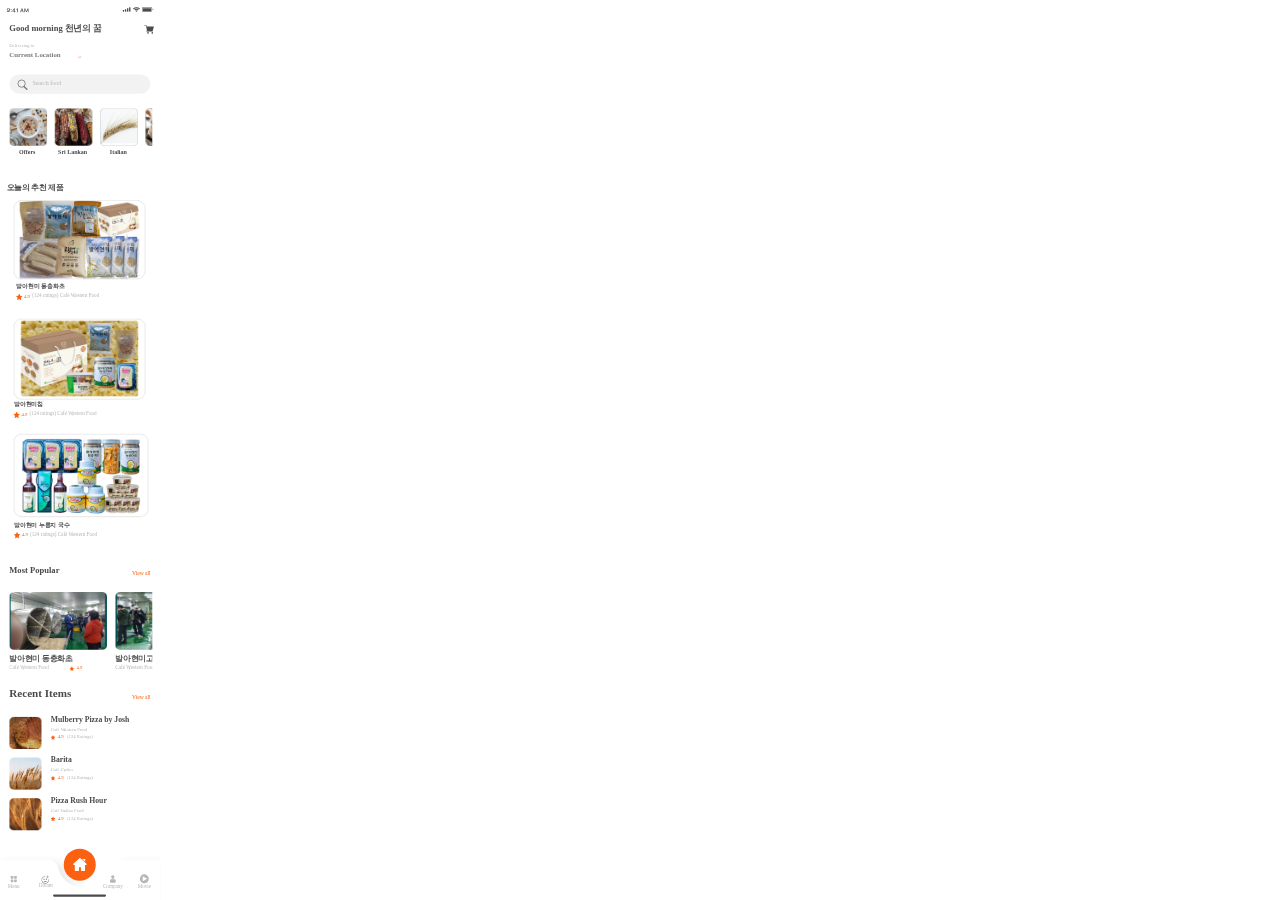
<file: HTML/product_menu.html>
<!DOCTYPE html>
<html>
<head>
<meta charset="utf-8"/>
<meta http-equiv="X-UA-Compatible" content="IE=edge"/>
<meta name="viewport" content="width=device-width, initial-scale=1.0">
<title>Product_menu</title>
<link rel="stylesheet" type="text/css" id="applicationStylesheet" href="css/product_menu.css"/>
<script id="applicationScript" type="text/javascript" src="js/product_menu.js"></script>
</head>
<body>
<div id="Product_menu">
	<div id="Home_screen">
		<div id="Good_morning__">
			<span>Good morning 천년의 꿈</span>
		</div>
		<div id="Most_Popular">
			<span>Most Popular</span>
		</div>
		<div id="n___">
			<span>오늘의 추천 제품 </span>
		</div>
		<div id="Recent_Items">
			<span>Recent Items</span>
		</div>
		<div id="View_all">
			<span>View all</span>
		</div>
		<div id="View_all_l">
			<span>View all</span>
		</div>
		<div id="Delivering_to">
			<span>Delivering to</span>
		</div>
		<div id="n_6820">
			<div id="Current_Location">
				<span>Current Location</span>
			</div>
		</div>
		<div id="Text_field_l" class="Text_field">
			<svg class="n_17278_ma">
				<rect id="n_17278_ma" rx="22.5" ry="22.5" x="0" y="0" width="329.49" height="45">
				</rect>
			</svg>
			<div id="Search_food">
				<span>Search food</span>
			</div>
			<div id="n_6821_mc">
				<svg class="n_16_md">
					<ellipse id="n_16_md" rx="8.5" ry="8.5" cx="8.5" cy="8.5">
					</ellipse>
				</svg>
				<svg class="n_3_me" viewBox="0 0 4 4">
					<path id="n_3_me" d="M 0 0 L 4 4">
					</path>
				</svg>
			</div>
		</div>
		<div id="n__4">
			<div id="n__1">
				<div id="n_8187" class="___8187">
					<div id="n__5__1" class="______5___1">
						<img id="alireza-etemadi-9G_oJBKwi1c-un" src="png/alireza-etemadi-9G_oJBKwi1c-un.png" srcset="png/alireza-etemadi-9G_oJBKwi1c-un.png 1x">
							
						<div id="Offers_mk">
							<span>Offers</span>
						</div>
					</div>
					<div id="n__5__2" class="______5___2">
						<img id="haryo-setyadi-yvzzemH8-J0-unsp" src="png/haryo-setyadi-yvzzemH8-J0-unsp.png" srcset="png/haryo-setyadi-yvzzemH8-J0-unsp.png 1x">
							
						<div id="Sri_Lankan">
							<span>Sri Lankan</span>
						</div>
					</div>
					<div id="n__5__3" class="______5___3">
						<img id="jakub-kapusnak-tEVisOXz26Y-uns" src="png/jakub-kapusnak-tEVisOXz26Y-uns.png" srcset="png/jakub-kapusnak-tEVisOXz26Y-uns.png 1x">
							
						<div id="Italian">
							<span>Italian</span>
						</div>
					</div>
					<div id="n__5__4" class="______5___4">
						<img id="shreyak-singh-0j4bisyPo3M-unsp" src="png/shreyak-singh-0j4bisyPo3M-unsp.png" srcset="png/shreyak-singh-0j4bisyPo3M-unsp.png 1x">
							
						<div id="Indian">
							<span>Indian</span>
						</div>
					</div>
				</div>
				<div id="n_8187_mu" class="___8187">
					<div id="n__5__1_mv" class="______5___1">
						<img id="alireza-etemadi-9G_oJBKwi1c-un_mw" src="png/alireza-etemadi-9G_oJBKwi1c-un_mw.png" srcset="png/alireza-etemadi-9G_oJBKwi1c-un_mw.png 1x">
							
						<div id="Offers_mx">
							<span>Offers</span>
						</div>
					</div>
					<div id="n__5__2_my" class="______5___2">
						<img id="haryo-setyadi-yvzzemH8-J0-unsp_mz" src="png/haryo-setyadi-yvzzemH8-J0-unsp_mz.png" srcset="png/haryo-setyadi-yvzzemH8-J0-unsp_mz.png 1x">
							
						<div id="Sri_Lankan_m">
							<span>Sri Lankan</span>
						</div>
					</div>
					<div id="n__5__3_m" class="______5___3">
						<img id="jakub-kapusnak-tEVisOXz26Y-uns_m" src="png/jakub-kapusnak-tEVisOXz26Y-uns_m.png" srcset="png/jakub-kapusnak-tEVisOXz26Y-uns_m.png 1x">
							
						<div id="Italian_m">
							<span>Italian</span>
						</div>
					</div>
					<div id="n__5__4_m" class="______5___4">
						<img id="shreyak-singh-0j4bisyPo3M-unsp_m" src="png/shreyak-singh-0j4bisyPo3M-unsp_m.png" srcset="png/shreyak-singh-0j4bisyPo3M-unsp_m.png 1x">
							
						<div id="Indian_m">
							<span>Indian</span>
						</div>
					</div>
				</div>
			</div>
		</div>
		<div id="n__6__1" class="______6___1">
			<img id="n_4_m" src="png/n_4_m.png" srcset="png/n_4_m.png 1x">
				
			<div id="n__">
				<span>발아현미 동충화초 </span>
			</div>
			<div id="n_6822_na">
				<div id="n_24_ratings_Caf_____Western_F_nb">
					<span>(124 ratings) Café     Western Food</span>
				</div>
				<div id="n_9_nc">
					<span>4.9</span>
				</div>
				<svg class="n_8560_nd" viewBox="0 45 13.793 14.195">
					<path id="n_8560_nd" d="M 10.72902774810791 59.19121932983398 C 10.61849594116211 59.19167327880859 10.50947093963623 59.16352081298828 10.41110324859619 59.10903549194336 L 6.886281490325928 57.11522674560547 L 3.361455678939819 59.10903549194336 C 3.246997594833374 59.17407608032227 3.117952585220337 59.20313262939453 2.988982915878296 59.19283294677734 C 2.860018491744995 59.18257522583008 2.736301898956299 59.13341522216797 2.631906747817993 59.05093002319336 C 2.527511835098267 58.9684944152832 2.446620464324951 58.85605621337891 2.398431777954102 58.72637176513672 C 2.350238084793091 58.59674072265625 2.336681127548218 58.45509338378906 2.359300374984741 58.3175163269043 L 3.050441980361938 54.11331939697266 L 0.2029397338628769 51.12638473510742 C 0.1140986531972885 51.03057098388672 0.05107609927654266 50.91043853759766 0.02063576690852642 50.77890014648438 C -0.00980476476252079 50.64735794067383 -0.006514178588986397 50.50932693481445 0.03015431575477123 50.37964248657227 C 0.07021292299032211 50.24689483642578 0.1438996642827988 50.12897872924805 0.242853045463562 50.03924942016602 C 0.3418068587779999 49.94948196411133 0.4620639681816101 49.89147186279297 0.5899784564971924 49.87182235717773 L 4.529484748840332 49.25205612182617 L 6.264254093170166 45.42126846313477 C 6.320852756500244 45.29500579833984 6.409218788146973 45.18849182128906 6.519197463989258 45.1140022277832 C 6.629227638244629 45.03951263427734 6.756447792053223 45.00000381469727 6.886281490325928 45.00000381469727 C 7.016115665435791 45.00000381469727 7.143335819244385 45.03951263427734 7.253315925598145 45.1140022277832 C 7.363345146179199 45.18849182128906 7.451711177825928 45.29500579833984 7.508308887481689 45.42126846313477 L 9.263808250427246 49.24456405639648 L 13.20331478118896 49.8643798828125 C 13.33123779296875 49.884033203125 13.45147132873535 49.94198989868164 13.55044364929199 50.03176498413086 C 13.64936447143555 50.12153625488281 13.72305297851562 50.23945617675781 13.7631139755249 50.37215042114258 C 13.79980754852295 50.5018424987793 13.80307483673096 50.63986587524414 13.77266311645508 50.77146148681641 C 13.74220275878906 50.90300369262695 13.67917156219482 51.02313995361328 13.59035491943359 51.11889266967773 L 10.74285125732422 54.10587692260742 L 11.43399238586426 58.31002426147461 C 11.45867252349854 58.45001602172852 11.44575500488281 58.59473419189453 11.39674663543701 58.72708129882812 C 11.34778785705566 58.85937118530273 11.26475048065186 58.97377777099609 11.15753555297852 59.05676651000977 C 11.03237628936768 59.15156555175781 10.88168334960938 59.19881439208984 10.72902774810791 59.19121932983398 Z">
					</path>
				</svg>
				<svg class="n_17_ne">
					<ellipse id="n_17_ne" rx="1" ry="1" cx="1" cy="1">
					</ellipse>
				</svg>
			</div>
		</div>
		<div id="n__6__2" class="______6___2">
			<img id="n__ng" src="png/n__ng.png" srcset="png/n__ng.png 1x">
				
			<div id="Text_nh">
				<span>발아현미칩</span>
			</div>
			<div id="n_6822_ni">
				<div id="n_24_ratings_Caf_____Western_F_nj">
					<span>(124 ratings) Café     Western Food</span>
				</div>
				<div id="n_9_nk">
					<span>4.9</span>
				</div>
				<svg class="n_8560_nl" viewBox="0 45 13.793 14.195">
					<path id="n_8560_nl" d="M 10.72902774810791 59.19121932983398 C 10.61849594116211 59.19167327880859 10.50947093963623 59.16352081298828 10.41110324859619 59.10903549194336 L 6.886281490325928 57.11522674560547 L 3.361455678939819 59.10903549194336 C 3.246997594833374 59.17407608032227 3.117952585220337 59.20313262939453 2.988982915878296 59.19283294677734 C 2.860018491744995 59.18257522583008 2.736301898956299 59.13341522216797 2.631906747817993 59.05093002319336 C 2.527511835098267 58.9684944152832 2.446620464324951 58.85605621337891 2.398431777954102 58.72637176513672 C 2.350238084793091 58.59674072265625 2.336681127548218 58.45509338378906 2.359300374984741 58.3175163269043 L 3.050441980361938 54.11331939697266 L 0.2029397338628769 51.12638473510742 C 0.1140986531972885 51.03057098388672 0.05107609927654266 50.91043853759766 0.02063576690852642 50.77890014648438 C -0.00980476476252079 50.64735794067383 -0.006514178588986397 50.50932693481445 0.03015431575477123 50.37964248657227 C 0.07021292299032211 50.24689483642578 0.1438996642827988 50.12897872924805 0.242853045463562 50.03924942016602 C 0.3418068587779999 49.94948196411133 0.4620639681816101 49.89147186279297 0.5899784564971924 49.87182235717773 L 4.529484748840332 49.25205612182617 L 6.264254093170166 45.42126846313477 C 6.320852756500244 45.29500579833984 6.409218788146973 45.18849182128906 6.519197463989258 45.1140022277832 C 6.629227638244629 45.03951263427734 6.756447792053223 45.00000381469727 6.886281490325928 45.00000381469727 C 7.016115665435791 45.00000381469727 7.143335819244385 45.03951263427734 7.253315925598145 45.1140022277832 C 7.363345146179199 45.18849182128906 7.451711177825928 45.29500579833984 7.508308887481689 45.42126846313477 L 9.263808250427246 49.24456405639648 L 13.20331478118896 49.8643798828125 C 13.33123779296875 49.884033203125 13.45147132873535 49.94198989868164 13.55044364929199 50.03176498413086 C 13.64936447143555 50.12153625488281 13.72305297851562 50.23945617675781 13.7631139755249 50.37215042114258 C 13.79980754852295 50.5018424987793 13.80307483673096 50.63986587524414 13.77266311645508 50.77146148681641 C 13.74220275878906 50.90300369262695 13.67917156219482 51.02313995361328 13.59035491943359 51.11889266967773 L 10.74285125732422 54.10587692260742 L 11.43399238586426 58.31002426147461 C 11.45867252349854 58.45001602172852 11.44575500488281 58.59473419189453 11.39674663543701 58.72708129882812 C 11.34778785705566 58.85937118530273 11.26475048065186 58.97377777099609 11.15753555297852 59.05676651000977 C 11.03237628936768 59.15156555175781 10.88168334960938 59.19881439208984 10.72902774810791 59.19121932983398 Z">
					</path>
				</svg>
				<svg class="n_17_nm">
					<ellipse id="n_17_nm" rx="1" ry="1" cx="1" cy="1">
					</ellipse>
				</svg>
			</div>
		</div>
		<div id="n__6__3" class="______6___3">
			<img id="n__no" src="png/n__no.png" srcset="png/n__no.png 1x">
				
			<div id="n____np">
				<span>발아현미 누룽지 국수 </span>
			</div>
			<div id="n_6822_nq">
				<div id="n_24_ratings_Caf_____Western_F_nr">
					<span>(124 ratings) Café     Western Food</span>
				</div>
				<div id="n_9_ns">
					<span>4.9</span>
				</div>
				<svg class="n_8560_nt" viewBox="0 45 13.793 14.195">
					<path id="n_8560_nt" d="M 10.72902774810791 59.19121932983398 C 10.61849594116211 59.19167327880859 10.50947093963623 59.16352081298828 10.41110324859619 59.10903549194336 L 6.886281490325928 57.11522674560547 L 3.361455678939819 59.10903549194336 C 3.246997594833374 59.17407608032227 3.117952585220337 59.20313262939453 2.988982915878296 59.19283294677734 C 2.860018491744995 59.18257522583008 2.736301898956299 59.13341522216797 2.631906747817993 59.05093002319336 C 2.527511835098267 58.9684944152832 2.446620464324951 58.85605621337891 2.398431777954102 58.72637176513672 C 2.350238084793091 58.59674072265625 2.336681127548218 58.45509338378906 2.359300374984741 58.3175163269043 L 3.050441980361938 54.11331939697266 L 0.2029397338628769 51.12638473510742 C 0.1140986531972885 51.03057098388672 0.05107609927654266 50.91043853759766 0.02063576690852642 50.77890014648438 C -0.00980476476252079 50.64735794067383 -0.006514178588986397 50.50932693481445 0.03015431575477123 50.37964248657227 C 0.07021292299032211 50.24689483642578 0.1438996642827988 50.12897872924805 0.242853045463562 50.03924942016602 C 0.3418068587779999 49.94948196411133 0.4620639681816101 49.89147186279297 0.5899784564971924 49.87182235717773 L 4.529484748840332 49.25205612182617 L 6.264254093170166 45.42126846313477 C 6.320852756500244 45.29500579833984 6.409218788146973 45.18849182128906 6.519197463989258 45.1140022277832 C 6.629227638244629 45.03951263427734 6.756447792053223 45.00000381469727 6.886281490325928 45.00000381469727 C 7.016115665435791 45.00000381469727 7.143335819244385 45.03951263427734 7.253315925598145 45.1140022277832 C 7.363345146179199 45.18849182128906 7.451711177825928 45.29500579833984 7.508308887481689 45.42126846313477 L 9.263808250427246 49.24456405639648 L 13.20331478118896 49.8643798828125 C 13.33123779296875 49.884033203125 13.45147132873535 49.94198989868164 13.55044364929199 50.03176498413086 C 13.64936447143555 50.12153625488281 13.72305297851562 50.23945617675781 13.7631139755249 50.37215042114258 C 13.79980754852295 50.5018424987793 13.80307483673096 50.63986587524414 13.77266311645508 50.77146148681641 C 13.74220275878906 50.90300369262695 13.67917156219482 51.02313995361328 13.59035491943359 51.11889266967773 L 10.74285125732422 54.10587692260742 L 11.43399238586426 58.31002426147461 C 11.45867252349854 58.45001602172852 11.44575500488281 58.59473419189453 11.39674663543701 58.72708129882812 C 11.34778785705566 58.85937118530273 11.26475048065186 58.97377777099609 11.15753555297852 59.05676651000977 C 11.03237628936768 59.15156555175781 10.88168334960938 59.19881439208984 10.72902774810791 59.19121932983398 Z">
					</path>
				</svg>
				<svg class="n_17_nu">
					<ellipse id="n_17_nu" rx="1" ry="1" cx="1" cy="1">
					</ellipse>
				</svg>
			</div>
		</div>
		<div id="n__5">
			<div id="n__7">
				<div id="n_8189">
					<div id="n_8188">
						<div id="n__2">
							<div id="Group" class="">
								<div id="n__7__1" class="______7___1">
									<img id="n__n" src="png/n__n.png" srcset="png/n__n.png 1x">
										
									<div id="n___n">
										<span>발아현미 동충화초 </span>
									</div>
									<div id="n_6824">
										<div id="n_9_n">
											<span>4.9</span>
										</div>
										<svg class="n_8561" viewBox="0 45 9.906 10.195">
											<path id="n_8561" d="M 7.705677509307861 55.19225692749023 C 7.626292705535889 55.19258117675781 7.547989845275879 55.17236328125 7.477341651916504 55.13322830200195 L 4.945785045623779 53.70125961303711 L 2.414225578308105 55.13322830200195 C 2.33202075958252 55.1799430847168 2.239339590072632 55.20081329345703 2.1467125415802 55.19341278076172 C 2.054089307785034 55.1860466003418 1.965234875679016 55.15074157714844 1.890257477760315 55.09149932861328 C 1.815280199050903 55.03229141235352 1.757183313369751 54.9515380859375 1.722573757171631 54.8583984375 C 1.687960624694824 54.76529693603516 1.678223967552185 54.6635627746582 1.694469332695007 54.56475448608398 L 2.190852880477905 51.54526519775391 L 0.1457530111074448 49.4000244140625 C 0.08194661140441895 49.33121109008789 0.03668328002095222 49.24493026733398 0.01482077687978745 49.15045547485352 C -0.007041867822408676 49.05598068237305 -0.004678541328758001 48.95684814453125 0.02165707759559155 48.86370849609375 C 0.05042750388383865 48.76836776733398 0.1033499464392662 48.68367767333984 0.1744190901517868 48.61923217773438 C 0.2454885542392731 48.55476379394531 0.331858217716217 48.51309967041016 0.4237274527549744 48.49898529052734 L 3.253113985061646 48.05386352539062 L 4.499039649963379 45.30256271362305 C 4.539689540863037 45.21187973022461 4.60315465927124 45.13537979125977 4.68214225769043 45.08187866210938 C 4.761166572570801 45.02838134765625 4.852537155151367 45.00000381469727 4.945785045623779 45.00000381469727 C 5.039032936096191 45.00000381469727 5.130403518676758 45.02838134765625 5.209392070770264 45.08187866210938 C 5.288415908813477 45.13537979125977 5.351881504058838 45.21187973022461 5.39253044128418 45.30256271362305 L 6.653344631195068 48.04848480224609 L 9.482730865478516 48.4936408996582 C 9.574606895446777 48.50775527954102 9.660959243774414 48.54938125610352 9.73204231262207 48.61385726928711 C 9.803088188171387 48.6783332824707 9.856011390686035 48.76302337646484 9.884783744812012 48.85832595825195 C 9.911137580871582 48.95147323608398 9.913483619689941 49.05060195922852 9.891641616821289 49.14511489868164 C 9.869765281677246 49.23958969116211 9.824495315551758 49.32587051391602 9.760706901550293 49.3946418762207 L 7.715605735778809 51.53992080688477 L 8.211989402770996 54.55937194824219 C 8.229714393615723 54.65991592407227 8.220437049865723 54.76385498046875 8.185238838195801 54.85890579223633 C 8.150075912475586 54.95391845703125 8.090437889099121 55.03608703613281 8.013435363769531 55.0956916809082 C 7.923544883728027 55.16377639770508 7.815316200256348 55.19771194458008 7.705677509307861 55.19225692749023 Z">
											</path>
										</svg>
										<div id="n_6823">
											<div id="Caf_____Western_Food">
												<span>Café     Western Food</span>
											</div>
											<svg class="n_18">
												<ellipse id="n_18" rx="1" ry="1" cx="1" cy="1">
												</ellipse>
											</svg>
										</div>
									</div>
								</div>
							</div>
							<div id="Group_oa" class="">
								<div id="n__7__1_ob" class="______7___1">
									<img id="n__oc" src="png/n__oc.png" srcset="png/n__oc.png 1x">
										
									<div id="n__od">
										<span>발아현미고추장 </span>
									</div>
									<div id="n_6824_oe">
										<div id="n_9_of">
											<span>4.9</span>
										</div>
										<svg class="n_8561_og" viewBox="0 45 9.906 10.195">
											<path id="n_8561_og" d="M 7.705677509307861 55.19225692749023 C 7.626292705535889 55.19258117675781 7.547989845275879 55.17236328125 7.477341651916504 55.13322830200195 L 4.945785045623779 53.70125961303711 L 2.414225578308105 55.13322830200195 C 2.33202075958252 55.1799430847168 2.239339590072632 55.20081329345703 2.1467125415802 55.19341278076172 C 2.054089307785034 55.1860466003418 1.965234875679016 55.15074157714844 1.890257477760315 55.09149932861328 C 1.815280199050903 55.03229141235352 1.757183313369751 54.9515380859375 1.722573757171631 54.8583984375 C 1.687960624694824 54.76529693603516 1.678223967552185 54.6635627746582 1.694469332695007 54.56475448608398 L 2.190852880477905 51.54526519775391 L 0.1457530111074448 49.4000244140625 C 0.08194661140441895 49.33121109008789 0.03668328002095222 49.24493026733398 0.01482077687978745 49.15045547485352 C -0.007041867822408676 49.05598068237305 -0.004678541328758001 48.95684814453125 0.02165707759559155 48.86370849609375 C 0.05042750388383865 48.76836776733398 0.1033499464392662 48.68367767333984 0.1744190901517868 48.61923217773438 C 0.2454885542392731 48.55476379394531 0.331858217716217 48.51309967041016 0.4237274527549744 48.49898529052734 L 3.253113985061646 48.05386352539062 L 4.499039649963379 45.30256271362305 C 4.539689540863037 45.21187973022461 4.60315465927124 45.13537979125977 4.68214225769043 45.08187866210938 C 4.761166572570801 45.02838134765625 4.852537155151367 45.00000381469727 4.945785045623779 45.00000381469727 C 5.039032936096191 45.00000381469727 5.130403518676758 45.02838134765625 5.209392070770264 45.08187866210938 C 5.288415908813477 45.13537979125977 5.351881504058838 45.21187973022461 5.39253044128418 45.30256271362305 L 6.653344631195068 48.04848480224609 L 9.482730865478516 48.4936408996582 C 9.574606895446777 48.50775527954102 9.660959243774414 48.54938125610352 9.73204231262207 48.61385726928711 C 9.803088188171387 48.6783332824707 9.856011390686035 48.76302337646484 9.884783744812012 48.85832595825195 C 9.911137580871582 48.95147323608398 9.913483619689941 49.05060195922852 9.891641616821289 49.14511489868164 C 9.869765281677246 49.23958969116211 9.824495315551758 49.32587051391602 9.760706901550293 49.3946418762207 L 7.715605735778809 51.53992080688477 L 8.211989402770996 54.55937194824219 C 8.229714393615723 54.65991592407227 8.220437049865723 54.76385498046875 8.185238838195801 54.85890579223633 C 8.150075912475586 54.95391845703125 8.090437889099121 55.03608703613281 8.013435363769531 55.0956916809082 C 7.923544883728027 55.16377639770508 7.815316200256348 55.19771194458008 7.705677509307861 55.19225692749023 Z">
											</path>
										</svg>
										<div id="n_6823_oh">
											<div id="Caf_____Western_Food_oi">
												<span>Café     Western Food</span>
											</div>
											<svg class="n_18_oj">
												<ellipse id="n_18_oj" rx="1" ry="1" cx="1" cy="1">
												</ellipse>
											</svg>
										</div>
									</div>
								</div>
							</div>
							<div id="Group_ok" class="">
								<div id="n__7__1_ol" class="______7___1">
									<img id="n__om" src="png/n__om.png" srcset="png/n__om.png 1x">
										
									<div id="n___on">
										<span>발아현미 국수 </span>
									</div>
									<div id="n_6824_oo">
										<div id="n_9_op">
											<span>4.9</span>
										</div>
										<svg class="n_8561_oq" viewBox="0 45 9.906 10.195">
											<path id="n_8561_oq" d="M 7.705677509307861 55.19225692749023 C 7.626292705535889 55.19258117675781 7.547989845275879 55.17236328125 7.477341651916504 55.13322830200195 L 4.945785045623779 53.70125961303711 L 2.414225578308105 55.13322830200195 C 2.33202075958252 55.1799430847168 2.239339590072632 55.20081329345703 2.1467125415802 55.19341278076172 C 2.054089307785034 55.1860466003418 1.965234875679016 55.15074157714844 1.890257477760315 55.09149932861328 C 1.815280199050903 55.03229141235352 1.757183313369751 54.9515380859375 1.722573757171631 54.8583984375 C 1.687960624694824 54.76529693603516 1.678223967552185 54.6635627746582 1.694469332695007 54.56475448608398 L 2.190852880477905 51.54526519775391 L 0.1457530111074448 49.4000244140625 C 0.08194661140441895 49.33121109008789 0.03668328002095222 49.24493026733398 0.01482077687978745 49.15045547485352 C -0.007041867822408676 49.05598068237305 -0.004678541328758001 48.95684814453125 0.02165707759559155 48.86370849609375 C 0.05042750388383865 48.76836776733398 0.1033499464392662 48.68367767333984 0.1744190901517868 48.61923217773438 C 0.2454885542392731 48.55476379394531 0.331858217716217 48.51309967041016 0.4237274527549744 48.49898529052734 L 3.253113985061646 48.05386352539062 L 4.499039649963379 45.30256271362305 C 4.539689540863037 45.21187973022461 4.60315465927124 45.13537979125977 4.68214225769043 45.08187866210938 C 4.761166572570801 45.02838134765625 4.852537155151367 45.00000381469727 4.945785045623779 45.00000381469727 C 5.039032936096191 45.00000381469727 5.130403518676758 45.02838134765625 5.209392070770264 45.08187866210938 C 5.288415908813477 45.13537979125977 5.351881504058838 45.21187973022461 5.39253044128418 45.30256271362305 L 6.653344631195068 48.04848480224609 L 9.482730865478516 48.4936408996582 C 9.574606895446777 48.50775527954102 9.660959243774414 48.54938125610352 9.73204231262207 48.61385726928711 C 9.803088188171387 48.6783332824707 9.856011390686035 48.76302337646484 9.884783744812012 48.85832595825195 C 9.911137580871582 48.95147323608398 9.913483619689941 49.05060195922852 9.891641616821289 49.14511489868164 C 9.869765281677246 49.23958969116211 9.824495315551758 49.32587051391602 9.760706901550293 49.3946418762207 L 7.715605735778809 51.53992080688477 L 8.211989402770996 54.55937194824219 C 8.229714393615723 54.65991592407227 8.220437049865723 54.76385498046875 8.185238838195801 54.85890579223633 C 8.150075912475586 54.95391845703125 8.090437889099121 55.03608703613281 8.013435363769531 55.0956916809082 C 7.923544883728027 55.16377639770508 7.815316200256348 55.19771194458008 7.705677509307861 55.19225692749023 Z">
											</path>
										</svg>
										<div id="n_6823_or">
											<div id="Caf_____Western_Food_os">
												<span>Café     Western Food</span>
											</div>
											<svg class="n_18_ot">
												<ellipse id="n_18_ot" rx="1" ry="1" cx="1" cy="1">
												</ellipse>
											</svg>
										</div>
									</div>
								</div>
							</div>
							<div id="Group_ou" class="">
								<div id="n__7__1_ov" class="______7___1">
									<div id="n__6">
										<img id="n__ox" src="png/n__ox.png" srcset="png/n__ox.png 1x">
											
									</div>
									<div id="n__oy">
										<span>발아현미 비타정</span>
									</div>
									<div id="n_6824_oz">
										<div id="n_9_o">
											<span>4.9</span>
										</div>
										<svg class="n_8561_o" viewBox="0 45 9.906 10.195">
											<path id="n_8561_o" d="M 7.705677509307861 55.19225692749023 C 7.626292705535889 55.19258117675781 7.547989845275879 55.17236328125 7.477341651916504 55.13322830200195 L 4.945785045623779 53.70125961303711 L 2.414225578308105 55.13322830200195 C 2.33202075958252 55.1799430847168 2.239339590072632 55.20081329345703 2.1467125415802 55.19341278076172 C 2.054089307785034 55.1860466003418 1.965234875679016 55.15074157714844 1.890257477760315 55.09149932861328 C 1.815280199050903 55.03229141235352 1.757183313369751 54.9515380859375 1.722573757171631 54.8583984375 C 1.687960624694824 54.76529693603516 1.678223967552185 54.6635627746582 1.694469332695007 54.56475448608398 L 2.190852880477905 51.54526519775391 L 0.1457530111074448 49.4000244140625 C 0.08194661140441895 49.33121109008789 0.03668328002095222 49.24493026733398 0.01482077687978745 49.15045547485352 C -0.007041867822408676 49.05598068237305 -0.004678541328758001 48.95684814453125 0.02165707759559155 48.86370849609375 C 0.05042750388383865 48.76836776733398 0.1033499464392662 48.68367767333984 0.1744190901517868 48.61923217773438 C 0.2454885542392731 48.55476379394531 0.331858217716217 48.51309967041016 0.4237274527549744 48.49898529052734 L 3.253113985061646 48.05386352539062 L 4.499039649963379 45.30256271362305 C 4.539689540863037 45.21187973022461 4.60315465927124 45.13537979125977 4.68214225769043 45.08187866210938 C 4.761166572570801 45.02838134765625 4.852537155151367 45.00000381469727 4.945785045623779 45.00000381469727 C 5.039032936096191 45.00000381469727 5.130403518676758 45.02838134765625 5.209392070770264 45.08187866210938 C 5.288415908813477 45.13537979125977 5.351881504058838 45.21187973022461 5.39253044128418 45.30256271362305 L 6.653344631195068 48.04848480224609 L 9.482730865478516 48.4936408996582 C 9.574606895446777 48.50775527954102 9.660959243774414 48.54938125610352 9.73204231262207 48.61385726928711 C 9.803088188171387 48.6783332824707 9.856011390686035 48.76302337646484 9.884783744812012 48.85832595825195 C 9.911137580871582 48.95147323608398 9.913483619689941 49.05060195922852 9.891641616821289 49.14511489868164 C 9.869765281677246 49.23958969116211 9.824495315551758 49.32587051391602 9.760706901550293 49.3946418762207 L 7.715605735778809 51.53992080688477 L 8.211989402770996 54.55937194824219 C 8.229714393615723 54.65991592407227 8.220437049865723 54.76385498046875 8.185238838195801 54.85890579223633 C 8.150075912475586 54.95391845703125 8.090437889099121 55.03608703613281 8.013435363769531 55.0956916809082 C 7.923544883728027 55.16377639770508 7.815316200256348 55.19771194458008 7.705677509307861 55.19225692749023 Z">
											</path>
										</svg>
										<div id="n_6823_o">
											<div id="Caf_____Western_Food_o">
												<span>Café     Western Food</span>
											</div>
											<svg class="n_18_o">
												<ellipse id="n_18_o" rx="1" ry="1" cx="1" cy="1">
												</ellipse>
											</svg>
										</div>
									</div>
								</div>
							</div>
						</div>
					</div>
				</div>
			</div>
		</div>
		<div id="n_6827">
			<img id="chad-montano-MqT0asuoIcU-unspl" src="png/chad-montano-MqT0asuoIcU-unspl.png" srcset="png/chad-montano-MqT0asuoIcU-unspl.png 1x">
				
			<div id="Mulberry_Pizza_by_Josh">
				<span>Mulberry Pizza by Josh</span>
			</div>
			<div id="n_6823_pa">
				<div id="Caf_____Western_Food_pa">
					<span>Café     Western Food</span>
				</div>
				<img id="n_18_pa" src="png/n_18_pa.png" srcset="png/n_18_pa.png 1x">
					
			</div>
			<div id="n_6826">
				<div id="n_9_pc">
					<span>4.9</span>
				</div>
				<svg class="n_8561_pd" viewBox="0 45 9.906 10.195">
					<path id="n_8561_pd" d="M 7.705677509307861 55.19225692749023 C 7.626292705535889 55.19258117675781 7.547989845275879 55.17236328125 7.477341651916504 55.13322830200195 L 4.945785045623779 53.70125961303711 L 2.414225578308105 55.13322830200195 C 2.33202075958252 55.1799430847168 2.239339590072632 55.20081329345703 2.1467125415802 55.19341278076172 C 2.054089307785034 55.1860466003418 1.965234875679016 55.15074157714844 1.890257477760315 55.09149932861328 C 1.815280199050903 55.03229141235352 1.757183313369751 54.9515380859375 1.722573757171631 54.8583984375 C 1.687960624694824 54.76529693603516 1.678223967552185 54.6635627746582 1.694469332695007 54.56475448608398 L 2.190852880477905 51.54526519775391 L 0.1457530111074448 49.4000244140625 C 0.08194661140441895 49.33121109008789 0.03668328002095222 49.24493026733398 0.01482077687978745 49.15045547485352 C -0.007041867822408676 49.05598068237305 -0.004678541328758001 48.95684814453125 0.02165707759559155 48.86370849609375 C 0.05042750388383865 48.76836776733398 0.1033499464392662 48.68367767333984 0.1744190901517868 48.61923217773438 C 0.2454885542392731 48.55476379394531 0.331858217716217 48.51309967041016 0.4237274527549744 48.49898529052734 L 3.253113985061646 48.05386352539062 L 4.499039649963379 45.30256271362305 C 4.539689540863037 45.21187973022461 4.60315465927124 45.13537979125977 4.68214225769043 45.08187866210938 C 4.761166572570801 45.02838134765625 4.852537155151367 45.00000381469727 4.945785045623779 45.00000381469727 C 5.039032936096191 45.00000381469727 5.130403518676758 45.02838134765625 5.209392070770264 45.08187866210938 C 5.288415908813477 45.13537979125977 5.351881504058838 45.21187973022461 5.39253044128418 45.30256271362305 L 6.653344631195068 48.04848480224609 L 9.482730865478516 48.4936408996582 C 9.574606895446777 48.50775527954102 9.660959243774414 48.54938125610352 9.73204231262207 48.61385726928711 C 9.803088188171387 48.6783332824707 9.856011390686035 48.76302337646484 9.884783744812012 48.85832595825195 C 9.911137580871582 48.95147323608398 9.913483619689941 49.05060195922852 9.891641616821289 49.14511489868164 C 9.869765281677246 49.23958969116211 9.824495315551758 49.32587051391602 9.760706901550293 49.3946418762207 L 7.715605735778809 51.53992080688477 L 8.211989402770996 54.55937194824219 C 8.229714393615723 54.65991592407227 8.220437049865723 54.76385498046875 8.185238838195801 54.85890579223633 C 8.150075912475586 54.95391845703125 8.090437889099121 55.03608703613281 8.013435363769531 55.0956916809082 C 7.923544883728027 55.16377639770508 7.815316200256348 55.19771194458008 7.705677509307861 55.19225692749023 Z">
					</path>
				</svg>
				<div id="n_6825">
					<div id="n_24_Ratings">
						<span>(124 Ratings)</span>
					</div>
				</div>
			</div>
		</div>
		<div id="n_6828">
			<img id="clem-onojeghuo-9AEh9i-WPhI-uns" src="png/clem-onojeghuo-9AEh9i-WPhI-uns.png" srcset="png/clem-onojeghuo-9AEh9i-WPhI-uns.png 1x">
				
			<div id="Barita">
				<span>Barita</span>
			</div>
			<div id="n_6823_pj">
				<div id="Caf_____Coffee">
					<span>Café     Coffee</span>
				</div>
				<img id="n_18_pl" src="png/n_18_pl.png" srcset="png/n_18_pl.png 1x">
					
			</div>
			<div id="n_6826_pm">
				<div id="n_9_pn">
					<span>4.9</span>
				</div>
				<svg class="n_8561_po" viewBox="0 45 9.906 10.195">
					<path id="n_8561_po" d="M 7.705677509307861 55.19225692749023 C 7.626292705535889 55.19258117675781 7.547989845275879 55.17236328125 7.477341651916504 55.13322830200195 L 4.945785045623779 53.70125961303711 L 2.414225578308105 55.13322830200195 C 2.33202075958252 55.1799430847168 2.239339590072632 55.20081329345703 2.1467125415802 55.19341278076172 C 2.054089307785034 55.1860466003418 1.965234875679016 55.15074157714844 1.890257477760315 55.09149932861328 C 1.815280199050903 55.03229141235352 1.757183313369751 54.9515380859375 1.722573757171631 54.8583984375 C 1.687960624694824 54.76529693603516 1.678223967552185 54.6635627746582 1.694469332695007 54.56475448608398 L 2.190852880477905 51.54526519775391 L 0.1457530111074448 49.4000244140625 C 0.08194661140441895 49.33121109008789 0.03668328002095222 49.24493026733398 0.01482077687978745 49.15045547485352 C -0.007041867822408676 49.05598068237305 -0.004678541328758001 48.95684814453125 0.02165707759559155 48.86370849609375 C 0.05042750388383865 48.76836776733398 0.1033499464392662 48.68367767333984 0.1744190901517868 48.61923217773438 C 0.2454885542392731 48.55476379394531 0.331858217716217 48.51309967041016 0.4237274527549744 48.49898529052734 L 3.253113985061646 48.05386352539062 L 4.499039649963379 45.30256271362305 C 4.539689540863037 45.21187973022461 4.60315465927124 45.13537979125977 4.68214225769043 45.08187866210938 C 4.761166572570801 45.02838134765625 4.852537155151367 45.00000381469727 4.945785045623779 45.00000381469727 C 5.039032936096191 45.00000381469727 5.130403518676758 45.02838134765625 5.209392070770264 45.08187866210938 C 5.288415908813477 45.13537979125977 5.351881504058838 45.21187973022461 5.39253044128418 45.30256271362305 L 6.653344631195068 48.04848480224609 L 9.482730865478516 48.4936408996582 C 9.574606895446777 48.50775527954102 9.660959243774414 48.54938125610352 9.73204231262207 48.61385726928711 C 9.803088188171387 48.6783332824707 9.856011390686035 48.76302337646484 9.884783744812012 48.85832595825195 C 9.911137580871582 48.95147323608398 9.913483619689941 49.05060195922852 9.891641616821289 49.14511489868164 C 9.869765281677246 49.23958969116211 9.824495315551758 49.32587051391602 9.760706901550293 49.3946418762207 L 7.715605735778809 51.53992080688477 L 8.211989402770996 54.55937194824219 C 8.229714393615723 54.65991592407227 8.220437049865723 54.76385498046875 8.185238838195801 54.85890579223633 C 8.150075912475586 54.95391845703125 8.090437889099121 55.03608703613281 8.013435363769531 55.0956916809082 C 7.923544883728027 55.16377639770508 7.815316200256348 55.19771194458008 7.705677509307861 55.19225692749023 Z">
					</path>
				</svg>
				<div id="n_6825_pp">
					<div id="n_24_Ratings_pq">
						<span>(124 Ratings)</span>
					</div>
				</div>
			</div>
		</div>
		<div id="n_6829">
			<img id="masimo-grabar-NzHRSLhc6Cs-unsp" src="png/masimo-grabar-NzHRSLhc6Cs-unsp.png" srcset="png/masimo-grabar-NzHRSLhc6Cs-unsp.png 1x">
				
			<div id="Pizza_Rush_Hour">
				<span>Pizza Rush Hour</span>
			</div>
			<div id="n_6823_pu">
				<div id="Caf_____Italian_Food">
					<span>Café     Italian Food</span>
				</div>
				<img id="n_18_pw" src="png/n_18_pw.png" srcset="png/n_18_pw.png 1x">
					
			</div>
			<div id="n_6826_px">
				<div id="n_9_py">
					<span>4.9</span>
				</div>
				<svg class="n_8561_pz" viewBox="0 45 9.906 10.195">
					<path id="n_8561_pz" d="M 7.705677509307861 55.19225692749023 C 7.626292705535889 55.19258117675781 7.547989845275879 55.17236328125 7.477341651916504 55.13322830200195 L 4.945785045623779 53.70125961303711 L 2.414225578308105 55.13322830200195 C 2.33202075958252 55.1799430847168 2.239339590072632 55.20081329345703 2.1467125415802 55.19341278076172 C 2.054089307785034 55.1860466003418 1.965234875679016 55.15074157714844 1.890257477760315 55.09149932861328 C 1.815280199050903 55.03229141235352 1.757183313369751 54.9515380859375 1.722573757171631 54.8583984375 C 1.687960624694824 54.76529693603516 1.678223967552185 54.6635627746582 1.694469332695007 54.56475448608398 L 2.190852880477905 51.54526519775391 L 0.1457530111074448 49.4000244140625 C 0.08194661140441895 49.33121109008789 0.03668328002095222 49.24493026733398 0.01482077687978745 49.15045547485352 C -0.007041867822408676 49.05598068237305 -0.004678541328758001 48.95684814453125 0.02165707759559155 48.86370849609375 C 0.05042750388383865 48.76836776733398 0.1033499464392662 48.68367767333984 0.1744190901517868 48.61923217773438 C 0.2454885542392731 48.55476379394531 0.331858217716217 48.51309967041016 0.4237274527549744 48.49898529052734 L 3.253113985061646 48.05386352539062 L 4.499039649963379 45.30256271362305 C 4.539689540863037 45.21187973022461 4.60315465927124 45.13537979125977 4.68214225769043 45.08187866210938 C 4.761166572570801 45.02838134765625 4.852537155151367 45.00000381469727 4.945785045623779 45.00000381469727 C 5.039032936096191 45.00000381469727 5.130403518676758 45.02838134765625 5.209392070770264 45.08187866210938 C 5.288415908813477 45.13537979125977 5.351881504058838 45.21187973022461 5.39253044128418 45.30256271362305 L 6.653344631195068 48.04848480224609 L 9.482730865478516 48.4936408996582 C 9.574606895446777 48.50775527954102 9.660959243774414 48.54938125610352 9.73204231262207 48.61385726928711 C 9.803088188171387 48.6783332824707 9.856011390686035 48.76302337646484 9.884783744812012 48.85832595825195 C 9.911137580871582 48.95147323608398 9.913483619689941 49.05060195922852 9.891641616821289 49.14511489868164 C 9.869765281677246 49.23958969116211 9.824495315551758 49.32587051391602 9.760706901550293 49.3946418762207 L 7.715605735778809 51.53992080688477 L 8.211989402770996 54.55937194824219 C 8.229714393615723 54.65991592407227 8.220437049865723 54.76385498046875 8.185238838195801 54.85890579223633 C 8.150075912475586 54.95391845703125 8.090437889099121 55.03608703613281 8.013435363769531 55.0956916809082 C 7.923544883728027 55.16377639770508 7.815316200256348 55.19771194458008 7.705677509307861 55.19225692749023 Z">
					</path>
				</svg>
				<div id="n_6825_p">
					<div id="n_24_Ratings_p">
						<span>(124 Ratings)</span>
					</div>
				</div>
			</div>
		</div>
		<div id="shopping-cart_p">
			<svg class="n_8562_p" viewBox="0 0 22.755 16">
				<path id="n_8562_p" d="M 7.377628803253174 13.33345985412598 L 19.42216491699219 13.33345985412598 C 19.72042465209961 13.33345985412598 19.98205757141113 13.13623905181885 20.06278419494629 12.84978294372559 L 22.72960662841797 3.516340494155884 C 22.78689765930176 3.315126895904541 22.74766159057617 3.098982334136963 22.62144660949707 2.931798696517944 C 22.49505996704102 2.765133380889893 22.29853439331055 2.666696548461914 22.08880996704102 2.666696548461914 L 5.838573455810547 2.666696548461914 L 5.36201286315918 0.5222679376602173 C 5.294304847717285 0.2168884575366974 5.023473262786865 4.9591064453125e-05 4.710977077484131 4.9591064453125e-05 L 0.666562557220459 4.9591064453125e-05 C 0.2981626093387604 4.9591064453125e-05 -9.919759031618014e-05 0.2983114123344421 -9.919759031618014e-05 0.6667113304138184 C -9.919759031618014e-05 1.035285115242004 0.2981626093387604 1.333373308181763 0.666562557220459 1.333373308181763 L 4.175909996032715 1.333373308181763 L 6.583359241485596 12.16662693023682 C 5.875030994415283 12.47461032867432 5.377639293670654 13.17964267730713 5.377639293670654 14.00012111663818 C 5.377639293670654 15.10289096832275 6.274855613708496 16.00010681152344 7.377624988555908 16.00010681152344 L 19.42216110229492 16.00010681152344 C 19.79073333740234 16.00010681152344 20.08882141113281 15.70201778411865 20.08882141113281 15.33344459533691 C 20.08882141113281 14.96504402160645 19.79073333740234 14.66678237915039 19.42216110229492 14.66678237915039 L 7.377624988555908 14.66678237915039 C 7.010440826416016 14.66678237915039 6.710963249206543 14.36800098419189 6.710963249206543 14.00012111663818 C 6.710963249206543 13.63224124908447 7.010440826416016 13.33345890045166 7.377624988555908 13.33345890045166 Z M 7.377628803253174 13.33345985412598">
				</path>
			</svg>
			<svg class="n_8563_p" viewBox="151 360.004 4 4">
				<path id="n_8563_p" d="M 151 362.0039672851562 C 151 363.1069030761719 151.897216796875 364.0039367675781 153.0001525878906 364.0039367675781 C 154.1029357910156 364.0039367675781 155.0001525878906 363.1069030761719 155.0001525878906 362.0039672851562 C 155.0001525878906 360.9011840820312 154.1029357910156 360.0039672851562 153.0001525878906 360.0039672851562 C 151.897216796875 360.0039672851562 151 360.9011840820312 151 362.0039672851562 Z M 151 362.0039672851562">
				</path>
			</svg>
			<svg class="n_8564_p" viewBox="362.004 360.004 4 4">
				<path id="n_8564_p" d="M 362.0039978027344 362.0039672851562 C 362.0039978027344 363.1069030761719 362.9011840820312 364.0039367675781 364.0039672851562 364.0039367675781 C 365.1069030761719 364.0039367675781 366.0039367675781 363.1069030761719 366.0039367675781 362.0039672851562 C 366.0039367675781 360.9011840820312 365.1069030761719 360.0039672851562 364.0039672851562 360.0039672851562 C 362.9011840820312 360.0039672851562 362.0039978027344 360.9011840820312 362.0039978027344 362.0039672851562 Z M 362.0039978027344 362.0039672851562">
				</path>
			</svg>
		</div>
		<div id="Status_bar_p">
			<div id="time_p">
				<svg class="n_2707_p" viewBox="26.017 18.334 7.127 8.871">
					<path id="n_2707_p" d="M 29.39797973632812 27.20499992370605 C 28.55218887329102 27.20499992370605 27.83315849304199 26.9950008392334 27.23979187011719 26.57500076293945 C 26.64642715454102 26.15500068664551 26.28144836425781 25.59799957275391 26.14485359191895 24.90200042724609 L 27.7905387878418 24.90200042724609 C 27.89763069152832 25.22299957275391 28.09432411193848 25.47599983215332 28.38281059265137 25.6609992980957 C 28.67129707336426 25.84700012207031 29.01333236694336 25.93899917602539 29.41109275817871 25.93899917602539 C 30.0853214263916 25.93899917602539 30.61202812194824 25.66699981689453 30.99230766296387 25.12199974060059 C 31.37149238586426 24.57699966430664 31.56163215637207 23.81999969482422 31.56163215637207 22.85199928283691 L 31.50480842590332 22.85199928283691 L 31.4720287322998 22.85199928283691 L 31.45345115661621 22.85199928283691 C 31.23489952087402 23.25399971008301 30.91690635681152 23.56500053405762 30.49947547912598 23.7859992980957 C 30.0809497833252 24.00699996948242 29.60013771057129 24.11700057983398 29.05813217163086 24.11700057983398 C 28.1795597076416 24.11700057983398 27.45287895202637 23.85199928283691 26.87808990478516 23.31999969482422 C 26.30439567565918 22.78899955749512 26.01700019836426 22.11700057983398 26.01700019836426 21.30500030517578 C 26.01700019836426 20.4379997253418 26.33827018737793 19.72599983215332 26.98081016540527 19.16900062561035 C 27.62334823608398 18.61199951171875 28.44619178771973 18.33399963378906 29.4493408203125 18.33399963378906 C 30.12356758117676 18.33399963378906 30.72130393981934 18.47699928283691 31.24145698547363 18.76199913024902 C 31.76269721984863 19.04700088500977 32.17903900146484 19.46100044250488 32.49047470092773 20.00399971008301 C 32.92539215087891 20.71100044250488 33.14394378662109 21.60199928283691 33.14394378662109 22.67600059509277 C 33.14394378662109 24.09799957275391 32.81283569335938 25.20800018310547 32.15062713623047 26.00699996948242 C 31.48951148986816 26.80599975585938 30.57159614562988 27.20499992370605 29.39797973632812 27.20499992370605 Z M 28.14896392822266 22.45000076293945 C 28.49099540710449 22.76099967956543 28.92591094970703 22.91600036621094 29.45589637756348 22.91600036621094 C 29.98478889465332 22.91600036621094 30.4218921661377 22.76199913024902 30.7682933807373 22.45299911499023 C 31.11360359191895 22.14500045776367 31.2862606048584 21.75399971008301 31.2862606048584 21.2810001373291 C 31.2862606048584 20.80500030517578 31.11141777038574 20.40399932861328 30.7617359161377 20.07999992370605 C 30.41205406188965 19.75600051879883 29.97823143005371 19.5939998626709 29.46136093139648 19.5939998626709 C 28.94558143615723 19.5939998626709 28.51175689697266 19.75300025939941 28.16207504272461 20.07099914550781 C 27.8123950958252 20.38999938964844 27.63755416870117 20.78499984741211 27.63755416870117 21.25799942016602 C 27.63755416870117 21.74200057983398 27.80802345275879 22.13999938964844 28.14896392822266 22.45000076293945 Z">
					</path>
				</svg>
				<svg class="n_2708_p" viewBox="34.255 19.805 2.145 6.363">
					<path id="n_2708_p" d="M 34.2550048828125 20.77700042724609 C 34.2550048828125 20.48800086975098 34.35334777832031 20.25399971008301 34.550048828125 20.07399940490723 C 34.74674224853516 19.89500045776367 35.00681304931641 19.80500030517578 35.33136749267578 19.80500030517578 C 35.65590667724609 19.80500030517578 35.91489410400391 19.89500045776367 36.10940551757812 20.07399940490723 C 36.30282592773438 20.25399971008301 36.40007781982422 20.48800086975098 36.40007781982422 20.77700042724609 C 36.40007781982422 21.0629997253418 36.30282592773438 21.29500007629395 36.10940551757812 21.47500038146973 C 35.91489410400391 21.65399932861328 35.65590667724609 21.74399948120117 35.33136749267578 21.74399948120117 C 35.00681304931641 21.74399948120117 34.74674224853516 21.65399932861328 34.550048828125 21.47500038146973 C 34.35334777832031 21.29500007629395 34.2550048828125 21.0629997253418 34.2550048828125 20.77700042724609 Z M 34.2550048828125 25.19499969482422 C 34.2550048828125 24.90999984741211 34.35334777832031 24.67799949645996 34.550048828125 24.49799919128418 C 34.74674224853516 24.31800079345703 35.00681304931641 24.22900009155273 35.33136749267578 24.22900009155273 C 35.65590667724609 24.22900009155273 35.91489410400391 24.31800079345703 36.10940551757812 24.49799919128418 C 36.30282592773438 24.67799949645996 36.40007781982422 24.90999984741211 36.40007781982422 25.19499969482422 C 36.40007781982422 25.48399925231934 36.30282592773438 25.7189998626709 36.10940551757812 25.89800071716309 C 35.91489410400391 26.07799911499023 35.65590667724609 26.16799926757812 35.33136749267578 26.16799926757812 C 35.00681304931641 26.16799926757812 34.74674224853516 26.07799911499023 34.550048828125 25.89800071716309 C 34.35334777832031 25.7189998626709 34.2550048828125 25.48399925231934 34.2550048828125 25.19499969482422 Z">
					</path>
				</svg>
				<svg class="n_2709_qa" viewBox="37.929 18.545 7.344 8.455">
					<path id="n_2709_qa" d="M 42.44316864013672 27 L 42.44316864013672 25.42399978637695 L 37.92900085449219 25.42399978637695 L 37.92900085449219 24.07600021362305 C 38.68081665039062 22.81100082397461 39.93529510498047 20.96699905395508 41.69462966918945 18.54500007629395 L 44.02437973022461 18.54500007629395 L 44.02437973022461 24.14599990844727 L 45.27339935302734 24.14599990844727 L 45.27339935302734 25.42399978637695 L 44.02437973022461 25.42399978637695 L 44.02437973022461 27 L 42.44316864013672 27 Z M 39.4599494934082 24.0939998626709 L 39.4599494934082 24.18199920654297 L 42.46829986572266 24.18199920654297 L 42.46829986572266 19.77499961853027 L 42.37869262695312 19.77499961853027 C 41.37991714477539 21.12700080871582 40.40736389160156 22.56599998474121 39.4599494934082 24.0939998626709 Z">
					</path>
				</svg>
				<svg class="n_2710_qb" viewBox="45.91 18.545 4.06 8.455">
					<path id="n_2710_qb" d="M 48.31733703613281 27 L 48.31733703613281 20.06800079345703 L 48.20806503295898 20.06800079345703 L 45.91000366210938 21.54500007629395 L 45.91000366210938 20.09199905395508 L 48.32389450073242 18.54500007629395 L 49.96958160400391 18.54500007629395 L 49.96958160400391 27 L 48.31733703613281 27 Z">
					</path>
				</svg>
				<svg class="n_2711_qc" viewBox="54.757 18.545 8.42 8.455">
					<path id="n_2711_qc" d="M 61.40312957763672 27 L 60.62290191650391 24.83799934387207 L 57.22225570678711 24.83799934387207 L 56.42891311645508 27 L 54.75699996948242 27 L 58.03526306152344 18.54500007629395 L 59.8929443359375 18.54500007629395 L 63.17666625976562 27 L 61.40312957763672 27 Z M 58.8745002746582 20.1560001373291 L 57.60690307617188 23.64299964904785 L 60.23825073242188 23.64299964904785 L 58.98377227783203 20.1560001373291 L 58.8745002746582 20.1560001373291 Z">
					</path>
				</svg>
				<svg class="n_2712_qd" viewBox="63.916 18.545 9.54 8.455">
					<path id="n_2712_qd" d="M 65.45241546630859 27 L 63.9160041809082 27 L 63.9160041809082 18.54500007629395 L 65.84908294677734 18.54500007629395 L 68.62795257568359 24.70299911499023 L 68.74269866943359 24.70299911499023 L 71.52156829833984 18.54500007629395 L 73.45574951171875 18.54500007629395 L 73.45574951171875 27 L 71.91932678222656 27 L 71.91932678222656 21.05299949645996 L 71.82972717285156 21.05299949645996 L 69.27487182617188 26.67200088500977 L 68.09687805175781 26.67200088500977 L 65.54202270507812 21.05299949645996 L 65.45241546630859 21.05299949645996 L 65.45241546630859 27 Z">
					</path>
				</svg>
			</div>
			<div id="icons_qe">
				<div id="n_864_qf">
					<div id="n_863_qg">
						<svg class="n_2713_qh" viewBox="315.689 15.833 16.195 10.64">
							<path id="n_2713_qh" d="M 326.1401062011719 24.42799949645996 C 326.2056579589844 24.36800003051758 326.2406616210938 24.28800010681152 326.2395629882812 24.20299911499023 C 326.2373657226562 24.1200008392334 326.1969299316406 24.04000091552734 326.1302795410156 23.98399925231934 C 324.7774658203125 22.9370002746582 322.7973937988281 22.9370002746582 321.4445495605469 23.98399925231934 C 321.3757019042969 24.04000091552734 321.3374633789062 24.1200008392334 321.3352661132812 24.20299911499023 C 321.3330993652344 24.28800010681152 321.3680419921875 24.36800003051758 321.4336547851562 24.42799949645996 L 323.552490234375 26.38400077819824 C 323.6136779785156 26.44099998474121 323.6989135742188 26.47299957275391 323.7874145507812 26.47299957275391 C 323.8759155273438 26.47299957275391 323.9600524902344 26.44099998474121 324.0212707519531 26.38400077819824 L 326.1401062011719 24.42799949645996 Z M 323.7874145507812 21.72500038146973 C 325.0790710449219 21.72500038146973 326.3226318359375 22.16500091552734 327.2809448242188 22.95700073242188 C 327.4088134765625 23.06999969482422 327.6131591796875 23.06800079345703 327.7388305664062 22.95299911499023 L 328.9638061523438 21.81999969482422 C 329.0282592773438 21.76099967956543 329.063232421875 21.68000030517578 329.063232421875 21.59600067138672 C 329.06103515625 21.51300048828125 329.0249938964844 21.4330005645752 328.9583129882812 21.375 C 326.0439758300781 18.89399909973145 321.531982421875 18.89399909973145 318.6175842285156 21.375 C 318.5520324707031 21.4330005645752 318.5137634277344 21.51300048828125 318.5137634277344 21.59600067138672 C 318.5126953125 21.68000030517578 318.5487670898438 21.76099967956543 318.6132202148438 21.81999969482422 L 319.8370971679688 22.95299911499023 C 319.9638977050781 23.06800079345703 320.1671142578125 23.06999969482422 320.2971801757812 22.95700073242188 C 321.2533264160156 22.16500091552734 322.4968872070312 21.72599983215332 323.7874145507812 21.72500038146973 Z M 323.7874145507812 18.04299926757812 C 326.137939453125 18.04299926757812 328.3966369628906 18.86899948120117 330.0991821289062 20.35000038146973 C 330.2280883789062 20.46500015258789 330.4324645996094 20.46299934387207 330.5592041015625 20.34700012207031 L 331.7841796875 19.21500015258789 C 331.8497619628906 19.1560001373291 331.8836364746094 19.07699966430664 331.8836364746094 18.99300003051758 C 331.8836364746094 18.90999984741211 331.8475646972656 18.82999992370605 331.7809143066406 18.77300071716309 C 327.3115539550781 14.85299968719482 320.2610778808594 14.85299968719482 315.7917175292969 18.77300071716309 C 315.7261657714844 18.82999992370605 315.6901245117188 18.90999984741211 315.6890258789062 18.99300003051758 C 315.6890258789062 19.07600021362305 315.7239990234375 19.1560001373291 315.7884521484375 19.21500015258789 L 317.015625 20.34700012207031 C 317.1412963867188 20.46299934387207 317.3467102050781 20.46500015258789 317.4745788574219 20.35000038146973 C 319.1770935058594 18.86800003051758 321.4369201660156 18.04299926757812 323.7874145507812 18.04299926757812 Z">
							</path>
						</svg>
					</div>
				</div>
				<div id="n_866_qi">
					<div id="n_865_qj">
						<svg class="n_2714_qk" viewBox="294.315 16.159 18.026 10.349">
							<path id="n_2714_qk" d="M 310.2200317382812 16.15900039672852 L 311.2799987792969 16.15900039672852 C 311.8668518066406 16.15900039672852 312.3410949707031 16.5930004119873 312.3410949707031 17.12899971008301 L 312.3410949707031 25.53800010681152 C 312.3410949707031 26.07500076293945 311.8668518066406 26.50799942016602 311.2799987792969 26.50799942016602 L 310.2200317382812 26.50799942016602 C 309.6354064941406 26.50799942016602 309.1600646972656 26.07500076293945 309.1600646972656 25.53800010681152 L 309.1600646972656 17.12899971008301 C 309.1600646972656 16.5930004119873 309.6354064941406 16.15900039672852 310.2200317382812 16.15900039672852 Z M 305.2731323242188 18.42300033569336 L 306.3330993652344 18.42300033569336 C 306.9188232421875 18.42300033569336 307.3941955566406 18.85700035095215 307.3941955566406 19.39299964904785 L 307.3941955566406 25.53800010681152 C 307.3941955566406 26.07500076293945 306.9188232421875 26.50799942016602 306.3330993652344 26.50799942016602 L 305.2731323242188 26.50799942016602 C 304.6863403320312 26.50799942016602 304.2131652832031 26.07500076293945 304.2131652832031 25.53800010681152 L 304.2131652832031 19.39299964904785 C 304.2131652832031 18.85700035095215 304.6863403320312 18.42300033569336 305.2731323242188 18.42300033569336 Z M 300.3251647949219 20.6870002746582 L 301.38623046875 20.6870002746582 C 301.9708557128906 20.6870002746582 302.4461975097656 21.12199974060059 302.4461975097656 21.6569995880127 L 302.4461975097656 25.53800010681152 C 302.4461975097656 26.07500076293945 301.9708557128906 26.50799942016602 301.38623046875 26.50799942016602 L 300.3251647949219 26.50799942016602 C 299.7394409179688 26.50799942016602 299.2651977539062 26.07500076293945 299.2651977539062 25.53800010681152 L 299.2651977539062 21.6569995880127 C 299.2651977539062 21.12199974060059 299.7394409179688 20.6870002746582 300.3251647949219 20.6870002746582 Z M 295.3760986328125 22.62800025939941 L 296.4360656738281 22.62800025939941 C 297.0217590332031 22.62800025939941 297.4960327148438 23.0629997253418 297.4960327148438 23.59799957275391 L 297.4960327148438 25.53800010681152 C 297.4960327148438 26.07500076293945 297.0217590332031 26.50799942016602 296.4360656738281 26.50799942016602 L 295.3760986328125 26.50799942016602 C 294.7903747558594 26.50799942016602 294.3150329589844 26.07500076293945 294.3150329589844 25.53800010681152 L 294.3150329589844 23.59799957275391 C 294.3150329589844 23.0629997253418 294.7903747558594 22.62800025939941 295.3760986328125 22.62800025939941 Z">
							</path>
						</svg>
					</div>
				</div>
				<div id="n_869_ql">
					<div id="n_868_qm">
						<div id="n_867_qn">
							<svg class="n_2715_qo" viewBox="335.394 15.835 23.326 10.998">
								<path id="n_2715_qo" d="M 355.89404296875 16.80599975585938 C 356.8677062988281 16.80599975585938 357.6599426269531 17.5310001373291 357.6599426269531 18.42300033569336 L 357.6599426269531 24.2450008392334 C 357.6599426269531 25.13699913024902 356.8677062988281 25.86199951171875 355.89404296875 25.86199951171875 L 338.2198791503906 25.86199951171875 C 337.2462158203125 25.86199951171875 336.4539794921875 25.13699913024902 336.4539794921875 24.2450008392334 L 336.4539794921875 18.42300033569336 C 336.4539794921875 17.5310001373291 337.2462158203125 16.80599975585938 338.2198791503906 16.80599975585938 L 355.89404296875 16.80599975585938 M 355.89404296875 15.83500003814697 L 338.2198791503906 15.83500003814697 C 336.6582946777344 15.83500003814697 335.3940124511719 16.99399948120117 335.3940124511719 18.42300033569336 L 335.3940124511719 24.2450008392334 C 335.3940124511719 25.67399978637695 336.6582946777344 26.83300018310547 338.2198791503906 26.83300018310547 L 355.89404296875 26.83300018310547 C 357.4555969238281 26.83300018310547 358.7199096679688 25.67399978637695 358.7199096679688 24.2450008392334 L 358.7199096679688 18.42300033569336 C 358.7199096679688 16.99399948120117 357.4555969238281 15.83500003814697 355.89404296875 15.83500003814697 L 355.89404296875 15.83500003814697 Z">
								</path>
							</svg>
						</div>
						<svg class="n_2716_qp" viewBox="357.711 19.393 1.409 3.882">
							<path id="n_2716_qp" d="M 357.7109985351562 19.39299964904785 L 357.7109985351562 23.27499961853027 C 358.564453125 22.94599914550781 359.1195678710938 22.18099975585938 359.1195678710938 21.33399963378906 C 359.1195678710938 20.48699951171875 358.564453125 19.72200012207031 357.7109985351562 19.39299964904785">
							</path>
						</svg>
						<svg class="n_179_qq">
							<rect id="n_179_qq" rx="1.2947821617126465" ry="1.2947821617126465" x="0" y="0" width="19.086" height="7.117">
							</rect>
						</svg>
					</div>
				</div>
			</div>
		</div>
	</div>
	<div id="n__26">
		<div id="n_8198_qs">
			<svg class="n_5_qt" viewBox="0 0 373.79 95.79">
				<path id="n_5_qt" d="M 373.0455017089844 95.78880310058594 L 0.708299994468689 95.78880310058594 L 0.708299994468689 36.44100189208984 L 0 36.44100189208984 L 0 0 L 113.7789001464844 0 C 125.3623352050781 0 134.8548736572266 8.952203750610352 135.7149810791016 20.31545448303223 C 142.1447448730469 44.60608291625977 163.1680297851562 61.42950057983398 187.3737030029297 61.42950057983398 C 211.6418762207031 61.42950057983398 232.7113952636719 44.51616668701172 239.0829620361328 20.12279510498047 C 240.0347290039062 8.850781440734863 249.4854278564453 0 261.0036010742188 0 L 373.789794921875 0 L 373.789794921875 36.44100189208984 L 373.0455017089844 36.44100189208984 L 373.0455017089844 95.78880310058594 L 373.0455017089844 95.78970336914062 Z">
				</path>
			</svg>
			<div id="n__34__20" class="______34___20">
				<svg class="n_13_qv">
					<ellipse id="n_13_qv" rx="37.48311996459961" ry="37.48311996459961" cx="37.48311996459961" cy="37.48311996459961">
					</ellipse>
				</svg>
			</div>
			<div id="n_01-home_qw">
				<div id="n_2268_qx">
					<div id="n_2267_qy">
						<svg class="n_4239_qz" viewBox="0 12.675 31.741 30.17">
							<path id="n_4239_qz" d="M 31.20816421508789 26.07930183410645 L 16.96688461303711 13.10273170471191 C 16.34179306030273 12.5330638885498 15.39916324615479 12.53312587738037 14.77431774139404 13.10267162322998 L 0.5329875349998474 26.0793628692627 C 0.03225722908973694 26.53564453125 -0.1331443339586258 27.2386589050293 0.1114863157272339 27.87032508850098 C 0.3561789095401764 28.50198554992676 0.9519468545913696 28.91009712219238 1.629361510276794 28.91009712219238 L 3.903943300247192 28.91009712219238 L 3.903943300247192 41.91165542602539 C 3.903943300247192 42.42713928222656 4.321909427642822 42.8451042175293 4.837395191192627 42.8451042175293 L 12.64338207244873 42.8451042175293 C 13.15886402130127 42.8451042175293 13.5768346786499 42.42720794677734 13.5768346786499 41.91165542602539 L 13.5768346786499 34.01752090454102 L 18.16455841064453 34.01752090454102 L 18.16455841064453 41.91172409057617 C 18.16455841064453 42.42720794677734 18.58252906799316 42.84516906738281 19.09800910949707 42.84516906738281 L 26.90363121032715 42.84516906738281 C 27.41911125183105 42.84516906738281 27.83708190917969 42.42726516723633 27.83708190917969 41.91172409057617 L 27.83708190917969 28.91009712219238 L 30.11209106445312 28.91009712219238 C 30.78944778442383 28.91009712219238 31.38527679443359 28.50191497802734 31.62997055053711 27.87032508850098 C 31.87429428100586 27.23859977722168 31.70888710021973 26.53564453125 31.20816421508789 26.07930183410645 Z">
							</path>
						</svg>
					</div>
				</div>
				<div id="n_2270_q">
					<div id="n_2269_q">
						<svg class="n_4240_q" viewBox="343.973 42.73 7.202 6.549">
							<path id="n_4240_q" d="M 350.2418212890625 42.72997665405273 L 343.9729614257812 42.72997665405273 L 351.1752319335938 49.27883529663086 L 351.1752319335938 43.66337585449219 C 351.1752319335938 43.14789962768555 350.75732421875 42.72997665405273 350.2418212890625 42.72997665405273 Z">
							</path>
						</svg>
					</div>
				</div>
			</div>
			<div id="n_8197_q">
				<svg class="n_4_q" viewBox="0 0 374.999 95.791">
					<path id="n_4_q" d="M 374.9994201660156 95.78970336914062 L 0.1692000031471252 95.78970336914062 L 0.1692000031471252 36.44190216064453 L 0 36.44190216064453 L 0 0 L 114.1569061279297 0 C 125.1997299194336 0 134.3423461914062 8.136795997619629 135.9168853759766 18.74160003662109 L 136.2239990234375 18.74160003662109 C 142.1874084472656 43.87590026855469 163.7351989746094 61.43040084838867 188.6256103515625 61.43040084838867 C 213.2902679443359 61.43040084838867 234.6741485595703 44.19169998168945 240.86083984375 19.42095184326172 C 242.13720703125 8.485678672790527 251.4329986572266 0 262.7109069824219 0 L 374.8311157226562 0 L 374.8311157226562 18.74160003662109 L 374.9994201660156 18.74160003662109 L 374.9994201660156 95.78970336914062 L 374.9994201660156 95.79060363769531 Z">
					</path>
				</svg>
			</div>
			<div onclick="application.goToTargetView(event)" id="n__36__1" class="______36___1">
				<div id="Movie_q">
					<span>Movie</span>
				</div>
				<div id="Actions__Controls__play--fille_q" class="Actions___Controls___play__filled___32">
					<svg class="Fill_q" viewBox="0 0 20.824 20.824">
						<path id="Fill_q" d="M 10.41231155395508 20.82395553588867 C 7.630905151367188 20.82395553588867 5.01608419418335 19.7409725189209 3.049530506134033 17.77451324462891 C 1.08301305770874 15.80807876586914 0 13.19346523284912 0 10.41231155395508 C 0 7.630861282348633 1.08301305770874 5.01604700088501 3.049530506134033 3.049530506134033 C 5.01604700088501 1.08301305770874 7.630861282348633 0 10.41231155395508 0 C 11.78639984130859 0 13.12690258026123 0.2666665315628052 14.39658164978027 0.7925923466682434 C 15.66628074645996 1.31851053237915 16.80274772644043 2.077858924865723 17.77442359924316 3.049530506134033 C 18.7461109161377 4.021224021911621 19.50545883178711 5.157717227935791 20.03136444091797 6.427462577819824 C 20.55728721618652 7.69721508026123 20.82395553588867 9.037910461425781 20.82395553588867 10.41231155395508 C 20.82395553588867 13.1934289932251 19.7409725189209 15.80804061889648 17.77451324462891 17.77451324462891 C 15.80804061889648 19.7409725189209 13.1934289932251 20.82395553588867 10.41231155395508 20.82395553588867 Z M 7.429716110229492 5.210506439208984 C 7.29922342300415 5.210506439208984 7.170537948608398 5.244873523712158 7.057560443878174 5.3099045753479 C 6.832966804504395 5.443200588226318 6.693437576293945 5.688395500183105 6.693437576293945 5.949796199798584 L 6.693437576293945 14.87415790557861 C 6.686758518218994 15.1399097442627 6.823461532592773 15.3907356262207 7.050197601318359 15.52877712249756 C 7.163160800933838 15.59379863739014 7.291831016540527 15.62817478179932 7.422271251678467 15.62817478179932 C 7.552703857421875 15.62817478179932 7.681188583374023 15.59380626678467 7.793838500976562 15.52877712249756 L 15.97522926330566 11.06626129150391 L 15.98260688781738 11.08168601989746 C 16.222900390625 10.95179653167725 16.37281799316406 10.70108890533447 16.37281799316406 10.42703723907471 C 16.37281799316406 10.15332889556885 16.22329521179199 9.902487754821777 15.982590675354 9.772419929504395 L 7.801871299743652 5.3099045753479 C 7.68889331817627 5.244873523712158 7.560208320617676 5.210506439208984 7.429716110229492 5.210506439208984 Z">
						</path>
					</svg>
				</div>
			</div>
			<div id="n_6814_q">
				<svg class="n_2718_ra" viewBox="286.841 3.784 16.351 2.35">
					<path id="n_2718_ra" d="M 302.3873291015625 3.784480094909668 L 287.6444091796875 3.784480094909668 C 287.4310302734375 3.784480094909668 287.2271423339844 3.869202136993408 287.0760803222656 4.020010948181152 C 286.9249877929688 4.170810222625732 286.8410034179688 4.375347137451172 286.8410034179688 4.588607788085938 L 286.8410034179688 5.330425262451172 C 286.8410034179688 5.543694972991943 286.9249877929688 5.748231887817383 287.0760803222656 5.899031162261963 C 287.2271423339844 6.049839973449707 287.4310302734375 6.134552478790283 287.6444091796875 6.134552478790283 L 302.3873291015625 6.134552478790283 C 302.6007080078125 6.134552478790283 302.8055419921875 6.049839973449707 302.9556579589844 5.899031162261963 C 303.1067199707031 5.748231887817383 303.1916809082031 5.543694972991943 303.1916809082031 5.330425262451172 L 303.1916809082031 4.588607788085938 C 303.1916809082031 4.375347137451172 303.1067199707031 4.170810222625732 302.9556579589844 4.020010948181152 C 302.8055419921875 3.869202136993408 302.6007080078125 3.784480094909668 302.3873291015625 3.784480094909668 Z">
					</path>
				</svg>
				<svg class="n_2719_rb" viewBox="286.841 18.726 16.351 2.35">
					<path id="n_2719_rb" d="M 302.3873291015625 18.7263011932373 L 287.6444091796875 18.7263011932373 C 287.4310302734375 18.7263011932373 287.2271423339844 18.81098365783691 287.0760803222656 18.96175575256348 C 286.9249877929688 19.11262321472168 286.8410034179688 19.31711196899414 286.8410034179688 19.5303783416748 L 286.8410034179688 20.27224540710449 C 286.8410034179688 20.48551559448242 286.9249877929688 20.69000625610352 287.0760803222656 20.84077644348145 C 287.2271423339844 20.99164199829102 287.4310302734375 21.07632637023926 287.6444091796875 21.07632637023926 L 302.3873291015625 21.07632637023926 C 302.6007080078125 21.07632637023926 302.8055419921875 20.99164199829102 302.9556579589844 20.84077644348145 C 303.1067199707031 20.69000625610352 303.1916809082031 20.48551559448242 303.1916809082031 20.27224540710449 L 303.1916809082031 19.5303783416748 C 303.1916809082031 19.31711196899414 303.1067199707031 19.11262321472168 302.9556579589844 18.96185111999512 C 302.8055419921875 18.81107902526855 302.6007080078125 18.7263011932373 302.3873291015625 18.7263011932373 Z">
					</path>
				</svg>
				<svg class="n_2720_rc" viewBox="292.751 13.746 10.771 2.35">
					<path id="n_2720_rc" d="M 303.5221252441406 14.5498743057251 C 303.5221252441406 14.33660411834717 303.4371337890625 14.13202095031738 303.2861022949219 13.98124980926514 C 303.135986328125 13.83047866821289 302.9311218261719 13.74569892883301 302.7177734375 13.74569892883301 L 293.5553588867188 13.74569892883301 C 293.3420104980469 13.74569892883301 293.1371154785156 13.83047866821289 292.9870300292969 13.98124980926514 C 292.8359985351562 14.13202095031738 292.7510070800781 14.33660411834717 292.7510070800781 14.5498743057251 L 292.7510070800781 15.29164409637451 C 292.7510070800781 15.39728832244873 292.7717895507812 15.50179767608643 292.8123474121094 15.59932231903076 C 292.8529663085938 15.69694042205811 292.9124145507812 15.78549671173096 292.9870300292969 15.86017513275146 C 293.0615844726562 15.93485355377197 293.150390625 15.99404621124268 293.2476196289062 16.03445434570312 C 293.3448486328125 16.07485771179199 293.4496459960938 16.09562873840332 293.5553588867188 16.09553527832031 L 302.7177734375 16.09553527832031 C 302.9311218261719 16.09553527832031 303.1350402832031 16.0108528137207 303.2861022949219 15.86007976531982 C 303.4371337890625 15.70940494537354 303.5221252441406 15.50491428375244 303.5221252441406 15.29164409637451 L 303.5221252441406 14.5498743057251 Z">
					</path>
				</svg>
				<svg class="n_2721_rd" viewBox="292.751 8.792 10.771 2.35">
					<path id="n_2721_rd" d="M 303.5221252441406 9.596606254577637 C 303.5221252441406 9.38333797454834 303.4371337890625 9.17880916595459 303.2861022949219 9.028000831604004 C 303.135986328125 8.877201080322266 302.9311218261719 8.792479515075684 302.7177734375 8.792479515075684 L 293.5553588867188 8.792479515075684 C 293.4496459960938 8.792479515075684 293.3448486328125 8.813277244567871 293.2476196289062 8.853693008422852 C 293.150390625 8.894101142883301 293.0615844726562 8.953333854675293 292.9870300292969 9.028000831604004 C 292.9124145507812 9.102678298950195 292.8529663085938 9.191319465637207 292.8123474121094 9.288881301879883 C 292.7717895507812 9.386443138122559 292.7510070800781 9.491010665893555 292.7510070800781 9.596606254577637 L 292.7510070800781 10.33844375610352 C 292.7510070800781 10.44399166107178 292.7717895507812 10.54859733581543 292.8123474121094 10.64612102508545 C 292.8529663085938 10.7436466217041 292.9124145507812 10.83229637145996 292.9870300292969 10.90697383880615 C 293.0615844726562 10.98155784606934 293.150390625 11.04084491729736 293.2476196289062 11.08115768432617 C 293.3448486328125 11.1215648651123 293.4496459960938 11.14233493804932 293.5553588867188 11.14233493804932 L 302.7177734375 11.14233493804932 C 302.9311218261719 11.14233493804932 303.1350402832031 11.05765056610107 303.2861022949219 10.90687847137451 C 303.4371337890625 10.75610828399658 303.5221252441406 10.5516185760498 303.5221252441406 10.33844375610352 L 303.5221252441406 9.596606254577637 Z">
					</path>
				</svg>
				<svg class="n_2722_re" viewBox="286.841 10.539 3.228 3.703">
					<path id="n_2722_re" d="M 286.9750061035156 14.24236965179443 C 286.9920043945312 14.24236965179443 287.0099182128906 14.2387809753418 287.0269165039062 14.23179531097412 C 287.0429382324219 14.22480869293213 287.05810546875 14.21461200714111 287.0703735351562 14.20177459716797 L 290.003662109375 12.50836086273193 L 289.9998474121094 12.5026969909668 C 290.0206604003906 12.49136734008789 290.03759765625 12.47484683990479 290.0498962402344 12.45473670959473 C 290.0612487792969 12.43472290039062 290.0678405761719 12.41178131103516 290.0687866210938 12.38846302032471 C 290.0678405761719 12.36240577697754 290.060302734375 12.33700942993164 290.0461120605469 12.31529521942139 C 290.031982421875 12.29348659515381 290.0121459960938 12.27639865875244 289.988525390625 12.26592063903809 L 289.9894714355469 12.26355934143066 L 287.0684509277344 10.57694339752197 C 287.0496215820312 10.55881881713867 287.0259704589844 10.5464506149292 287.00048828125 10.54144763946533 C 286.9750061035156 10.53634834289551 286.9485778808594 10.53889751434326 286.9249267578125 10.54862117767334 C 286.900390625 10.55834579467773 286.8796081542969 10.57486724853516 286.865478515625 10.59629821777344 C 286.8504333496094 10.61763572692871 286.8419189453125 10.64284133911133 286.8409423828125 10.66880512237549 L 286.8409423828125 10.66880512237549 L 286.8409423828125 14.10830974578857 C 286.8399963378906 14.12596321105957 286.84375 14.14342880249023 286.8504333496094 14.15966701507568 C 286.8569946289062 14.17600059509277 286.8673706054688 14.1907262802124 286.8796081542969 14.20318984985352 C 286.8919067382812 14.215651512146 286.9070129394531 14.22556495666504 286.923095703125 14.23226737976074 C 286.9391479492188 14.23897075653076 286.9570617675781 14.24246406555176 286.9750061035156 14.24236965179443 Z">
					</path>
				</svg>
			</div>
			<div onclick="application.goToTargetView(event)" id="n__31__20" class="______31___20">
				<div id="Company_rg">
					<span>Company</span>
				</div>
				<div id="man-user_rh">
					<svg class="n_4253_ri" viewBox="104.535 0 7.278 8.84">
						<path id="n_4253_ri" d="M 108.1741638183594 8.840253829956055 C 110.1838836669922 8.840253829956055 111.813232421875 6.861315250396729 111.813232421875 4.420153141021729 C 111.813232421875 1.978938460350037 111.2783050537109 0 108.1741638183594 0 C 105.0700378417969 0 104.5349960327148 1.978938460350037 104.5349960327148 4.42015266418457 C 104.5349960327148 6.86131477355957 106.1643447875977 8.840253829956055 108.1741638183594 8.840253829956055 Z">
						</path>
					</svg>
					<svg class="n_4254_rj" viewBox="41.895 300.372 0.001 0.076">
						<path id="n_4254_rj" d="M 41.89585113525391 300.4483947753906 C 41.89523315429688 300.299560546875 41.89461517333984 300.406494140625 41.89585113525391 300.4483947753906 L 41.89585113525391 300.4483947753906 Z">
						</path>
					</svg>
					<svg class="n_4255_rk" viewBox="308.085 301.486 0.001 0.135">
						<path id="n_4255_rk" d="M 308.0849609375 301.6213073730469 C 308.0869445800781 301.5805053710938 308.0856323242188 301.3385925292969 308.0849609375 301.6213073730469 L 308.0849609375 301.6213073730469 Z">
						</path>
					</svg>
					<svg class="n_4256_rl" viewBox="41.908 177.74 13.747 8.896">
						<path id="n_4256_rl" d="M 55.64700317382812 183.9713439941406 C 55.57961273193359 179.7187805175781 55.02421569824219 178.5070495605469 50.77418518066406 177.7400054931641 C 50.77418518066406 177.7400054931641 50.17592620849609 178.5023498535156 48.78150939941406 178.5023498535156 C 47.38709259033203 178.5023498535156 46.78872680664062 177.7400054931641 46.78872680664062 177.7400054931641 C 42.58507537841797 178.4986724853516 41.99590301513672 179.6924591064453 41.91844177246094 183.8332061767578 C 41.91208648681641 184.1713256835938 41.90914154052734 184.1890869140625 41.90800476074219 184.1498413085938 C 41.90826416015625 184.223388671875 41.90857696533203 184.3594207763672 41.90857696533203 184.5966186523438 C 41.90857696533203 184.5966186523438 42.92040252685547 186.6363983154297 48.78150939941406 186.6363983154297 C 54.64250946044922 186.6363983154297 55.65444183349609 184.5966186523438 55.65444183349609 184.5966186523438 C 55.65444183349609 184.4442291259766 55.65454864501953 184.3382415771484 55.65470123291016 184.2661590576172 C 55.653564453125 184.2904205322266 55.65129089355469 184.2433624267578 55.64700317382812 183.9713439941406 Z">
						</path>
					</svg>
				</div>
			</div>
			<div onclick="application.goToTargetView(event)" id="n__33__20" class="______33___20">
				<div id="Menu_rn">
					<span>Menu</span>
				</div>
				<div id="n_6847_ro">
					<svg class="n_17318_rp">
						<rect id="n_17318_rp" rx="1" ry="1" x="0" y="0" width="6.247" height="6.247">
						</rect>
					</svg>
					<svg class="n_17321_rq">
						<rect id="n_17321_rq" rx="1" ry="1" x="0" y="0" width="6.247" height="6.247">
						</rect>
					</svg>
					<svg class="n_17319_rr">
						<rect id="n_17319_rr" rx="1" ry="1" x="0" y="0" width="6.247" height="6.247">
						</rect>
					</svg>
					<svg class="n_17320_rs">
						<rect id="n_17320_rs" rx="1" ry="1" x="0" y="0" width="6.247" height="6.247">
						</rect>
					</svg>
				</div>
			</div>
			<div id="n__56__1" class="______56___1">
				<div onclick="application.goToTargetView(event)" id="n__17_ru">
					<div id="n_8202_rv">
						<div id="n__30__20_rw" class="______30___20">
							<div id="Dream_rx">
								<span>Dream</span>
							</div>
						</div>
						<div id="Person__User__face--activated-_ry" class="Person___User___face__activated__add___20">
							<svg class="Fill_rz" viewBox="1.25 0 17.5 18.75">
								<path id="Fill_rz" d="M 9.999900817871094 18.74970054626465 C 5.175240516662598 18.74970054626465 1.250100493431091 14.82456016540527 1.250100493431091 9.999900817871094 C 1.250100493431091 5.175240516662598 5.175240516662598 1.250100493431091 9.999900817871094 1.250100493431091 L 9.999900817871094 2.500200510025024 L 9.991130828857422 2.500190496444702 C 6.85908031463623 2.500200510025024 4.029850482940674 4.476070404052734 2.951100587844849 7.416900634765625 C 1.871140599250793 10.36103057861328 2.754000425338745 13.70007038116455 5.148000717163086 15.72570037841797 C 6.500470638275146 16.87005043029785 8.221310615539551 17.50028038024902 9.993520736694336 17.50028038024902 C 11.29263019561768 17.50028038024902 12.57642078399658 17.15989112854004 13.70610046386719 16.51589965820312 C 16.43130111694336 14.96325016021729 17.91057968139648 11.8422908782959 17.38710021972656 8.749800682067871 L 18.64980125427246 8.749800682067871 C 18.71195030212402 9.164220809936523 18.74522972106934 9.584530830383301 18.74970054626465 9.999900817871094 C 18.74970054626465 14.82456016540527 14.82456016540527 18.74970054626465 9.999900817871094 18.74970054626465 Z M 9.999900817871094 14.99670028686523 C 8.211300849914551 14.99670028686523 6.534940719604492 14.04006099700928 5.625000476837158 12.50010013580322 L 14.37480068206787 12.50010013580322 C 13.46505069732666 14.04064083099365 11.78836059570312 14.99670028686523 9.999900817871094 14.99670028686523 Z M 12.81240081787109 9.999900817871094 C 11.95089054107666 9.999900817871094 11.25000095367432 9.299010276794434 11.25000095367432 8.437500953674316 C 11.25000095367432 7.575990676879883 11.95089054107666 6.875100612640381 12.81240081787109 6.875100612640381 L 12.82590007781982 6.875100612640381 C 13.23880100250244 6.875100612640381 13.6277904510498 7.036190509796143 13.9212007522583 7.328700542449951 C 14.21731090545654 7.625720500946045 14.3784008026123 8.019490242004395 14.37480068206787 8.437500953674316 C 14.37480068206787 9.299010276794434 13.67391014099121 9.999900817871094 12.81240081787109 9.999900817871094 Z M 7.187400341033936 9.999900817871094 C 6.32589054107666 9.999900817871094 5.625000476837158 9.299010276794434 5.625000476837158 8.437500953674316 C 5.625000476837158 7.575990676879883 6.32589054107666 6.875100612640381 7.187400341033936 6.875100612640381 L 7.200900554656982 6.875100612640381 C 7.613800525665283 6.875100612640381 8.002790451049805 7.036190509796143 8.296200752258301 7.328700542449951 C 8.592310905456543 7.625720500946045 8.753400802612305 8.019490242004395 8.749800682067871 8.437500953674316 C 8.749800682067871 9.299010276794434 8.048910140991211 9.999900817871094 7.187400341033936 9.999900817871094 Z M 16.25040054321289 6.249600410461426 L 16.2494010925293 6.249600410461426 L 15.00030040740967 6.249600410461426 L 15.00030040740967 3.750300645828247 L 12.50010013580322 3.750300645828247 L 12.50010013580322 2.500200510025024 L 15.00030040740967 2.500200510025024 L 15.00030040740967 5.477905347106571e-07 L 16.25040054321289 5.477905347106571e-07 L 16.25040054321289 2.500200510025024 L 18.74970054626465 2.500200510025024 L 18.74970054626465 3.750300645828247 L 16.25040054321289 3.750300645828247 L 16.25040054321289 6.248600482940674 L 16.25040054321289 6.249600410461426 Z">
								</path>
							</svg>
						</div>
					</div>
				</div>
			</div>
			<svg class="n_17357_r">
				<rect id="n_17357_r" rx="2.602994441986084" ry="2.602994441986084" x="0" y="0" width="123.903" height="5.206">
				</rect>
			</svg>
		</div>
	</div>
	<div id="n__14">
		<svg class="arrow" viewBox="6.248 3.442 7.502 13.12">
			<path id="arrow" d="M 11.48828125 10 L 6.5234375 5.0390625 C 6.15625 4.671875 6.15625 4.078125 6.5234375 3.71484375 C 6.890625 3.3515625 7.484375 3.3515625 7.8515625 3.71484375 L 13.4765625 9.3359375 C 13.83203125 9.69140625 13.83984375 10.26171875 13.50390625 10.62890625 L 7.85546875 16.2890625 C 7.671875 16.47265625 7.4296875 16.5625 7.19140625 16.5625 C 6.953125 16.5625 6.7109375 16.47265625 6.52734375 16.2890625 C 6.16015625 15.921875 6.16015625 15.328125 6.52734375 14.96484375 L 11.48828125 10 Z">
			</path>
		</svg>
	</div>
</div>
</body>
</html>
</file>
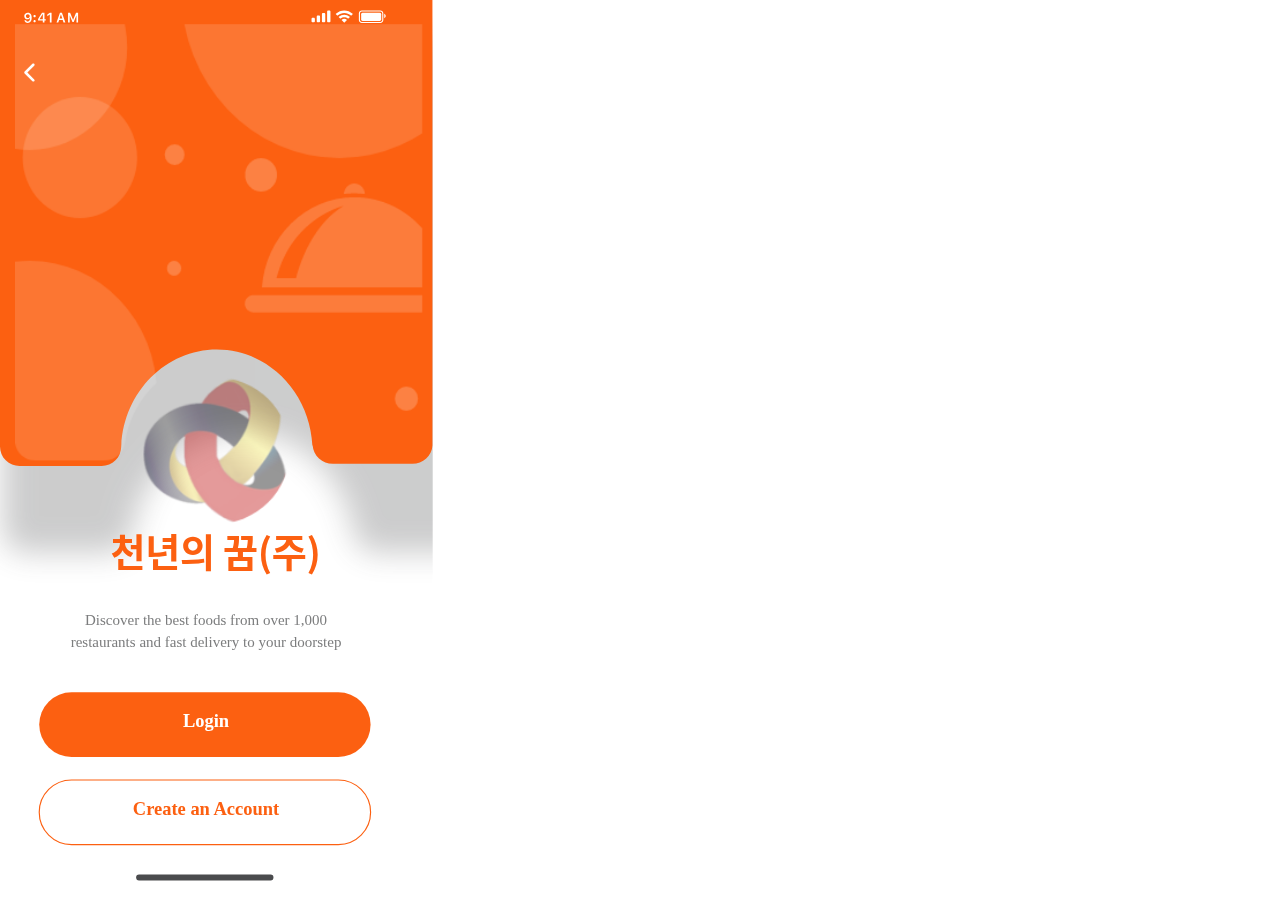
<file: HTML/start.html>
<!DOCTYPE html>
<html>
<head>
<meta charset="utf-8"/>
<meta http-equiv="X-UA-Compatible" content="IE=edge"/>
<meta name="viewport" content="width=device-width, initial-scale=1.0">
<title>start</title>
<link rel="stylesheet" type="text/css" id="applicationStylesheet" href="css/start.css"/>
<script id="applicationScript" type="text/javascript" src="js/start.js"></script>
</head>
<body>
<div id="start">
	<div id="Getting_Started_screen">
		<div id="n_8203">
			<div id="Organe_top_shape">
				<svg class="n_2_w" viewBox="0 0 355.053 382">
					<path id="n_2_w" d="M 338.0526123046875 381.9996032714844 L 276.4251098632812 381.9996032714844 C 267.802490234375 381.9996032714844 260.5443420410156 375.5512390136719 259.5419921875 367.0001831054688 L 259.3301086425781 367.0001831054688 C 252.8775024414062 324.1209411621094 218.4746551513672 292.99951171875 177.5267944335938 292.99951171875 C 136.5796508789062 292.99951171875 102.1767501831055 324.1213073730469 95.72440338134766 367.0001831054688 L 95.51160430908203 367.0001831054688 C 94.50930023193359 375.5509033203125 87.25030517578125 381.9996032714844 78.62760162353516 381.9996032714844 L 17.00010108947754 381.9996032714844 C 8.377501487731934 381.9996032714844 1.119351983070374 375.5512390136719 0.1170019283890724 367.0001831054688 L 1.928710844367743e-06 367.0001831054688 L 1.928710844367743e-06 -1.904296823340701e-06 L 355.0527038574219 -1.904296823340701e-06 L 355.0527038574219 297.9999084472656 L 355.0527038574219 364.99951171875 L 355.0527038574219 367.0001831054688 L 354.9366149902344 367.0001831054688 C 353.9342956542969 375.5509033203125 346.67529296875 381.9996032714844 338.0526123046875 381.9996032714844 Z">
					</path>
				</svg>
				<svg class="Shaped_subtraction" viewBox="0 0 374.944 403.927">
					<path id="Shaped_subtraction" d="M 88.05600738525391 403.9272155761719 L 17.0001049041748 403.9272155761719 C 12.45930576324463 403.9272155761719 8.190205574035645 402.1588439941406 4.979255199432373 398.9479675292969 C 1.768355250358582 395.7369995117188 5.297851657815045e-06 391.4678955078125 5.297851657815045e-06 386.9270935058594 L 5.297851657815045e-06 386.0765991210938 L 5.297851657815045e-06 4.248046934662852e-06 L 374.943603515625 4.248046934662852e-06 L 374.943603515625 386.0765991210938 L 374.8986511230469 386.0765991210938 C 374.5859680175781 390.3561401367188 372.6301574707031 394.3330078125 369.3926086425781 397.2735900878906 C 366.1390991210938 400.2287902832031 361.8924560546875 401.8562927246094 357.4349975585938 401.8562927246094 L 288.4320068359375 401.8562927246094 C 283.9745483398438 401.8562927246094 279.7279052734375 400.2287902832031 276.4743957519531 397.2735900878906 C 273.2365112304688 394.3327026367188 271.2811584472656 390.356201171875 270.9684143066406 386.0765991210938 L 270.7427673339844 386.0765991210938 C 268.3381652832031 339.4706420898438 231.9699554443359 302.9634094238281 187.9461059570312 302.9634094238281 C 143.9226989746094 302.9634094238281 107.5540542602539 339.4710693359375 105.1494522094727 386.0765991210938 L 105.0561065673828 386.0765991210938 L 105.0561065673828 386.9270935058594 C 105.0561065673828 391.4678955078125 103.2877578735352 395.7369995117188 100.0768585205078 398.9479675292969 C 96.86590576171875 402.1588439941406 92.5968017578125 403.9272155761719 88.05600738525391 403.9272155761719 Z">
					</path>
				</svg>
				<img id="Background_objects" src="png/Background_objects.png" srcset="png/Background_objects.png 1x">
					
				</svg>
			</div>
		</div>
		<div id="Status_bar_z">
			<div id="time_">
				<svg class="n_2707_" viewBox="26.017 18.334 6.486 8.871">
					<path id="n_2707_" d="M 29.09391593933105 27.20499992370605 C 28.32419013977051 27.20499992370605 27.66982460021973 26.9950008392334 27.12982177734375 26.57500076293945 C 26.58982086181641 26.15500068664551 26.25766563415527 25.59799957275391 26.13335418701172 24.90200042724609 L 27.63103675842285 24.90200042724609 C 27.7284984588623 25.22299957275391 27.90750312805176 25.47599983215332 28.1700439453125 25.6609992980957 C 28.43258666992188 25.84700012207031 28.74386024475098 25.93899917602539 29.10584831237793 25.93899917602539 C 29.71944236755371 25.93899917602539 30.19878005981445 25.66699981689453 30.54485893249512 25.12199974060059 C 30.88994216918945 24.57699966430664 31.0629825592041 23.81999969482422 31.0629825592041 22.85199928283691 L 31.01126861572266 22.85199928283691 L 30.98143577575684 22.85199928283691 L 30.96452903747559 22.85199928283691 C 30.76563262939453 23.25399971008301 30.47624015808105 23.56500053405762 30.09634971618652 23.7859992980957 C 29.71546363830566 24.00699996948242 29.27789306640625 24.11700057983398 28.78463172912598 24.11700057983398 C 27.98507308959961 24.11700057983398 27.32374382019043 23.85199928283691 26.80064964294434 23.31999969482422 C 26.27854919433594 22.78899955749512 26.01700019836426 22.11700057983398 26.01700019836426 21.30500030517578 C 26.01700019836426 20.4379997253418 26.30937767028809 19.72599983215332 26.89413070678711 19.16900062561035 C 27.4788818359375 18.61199951171875 28.22772407531738 18.33399963378906 29.14065742492676 18.33399963378906 C 29.75424957275391 18.33399963378906 30.2982292175293 18.47699928283691 30.7716007232666 18.76199913024902 C 31.2459659576416 19.04700088500977 31.62486267089844 19.46100044250488 31.90828895568848 20.00399971008301 C 32.3040885925293 20.71100044250488 32.50298690795898 21.60199928283691 32.50298690795898 22.67600059509277 C 32.50298690795898 24.09799957275391 32.20165634155273 25.20800018310547 31.5990047454834 26.00699996948242 C 30.99734687805176 26.80599975585938 30.16198539733887 27.20499992370605 29.09391593933105 27.20499992370605 Z M 27.95722770690918 22.45000076293945 C 28.26849937438965 22.76099967956543 28.66430282592773 22.91600036621094 29.14662170410156 22.91600036621094 C 29.62795066833496 22.91600036621094 30.02574157714844 22.76199913024902 30.34099006652832 22.45299911499023 C 30.65524673461914 22.14500045776367 30.81237411499023 21.75399971008301 30.81237411499023 21.2810001373291 C 30.81237411499023 20.80500030517578 30.65325736999512 20.40399932861328 30.33502388000488 20.07999992370605 C 30.01679039001465 19.75600051879883 29.62198448181152 19.5939998626709 29.15159606933594 19.5939998626709 C 28.68220138549805 19.5939998626709 28.28739356994629 19.75300025939941 27.96916007995605 20.07099914550781 C 27.65092849731445 20.38999938964844 27.49181175231934 20.78499984741211 27.49181175231934 21.25799942016602 C 27.49181175231934 21.74200057983398 27.64694976806641 22.13999938964844 27.95722770690918 22.45000076293945 Z">
					</path>
				</svg>
				<svg class="n_2708_" viewBox="34.255 19.805 1.952 6.363">
					<path id="n_2708_" d="M 34.25500106811523 20.77700042724609 C 34.25500106811523 20.48800086975098 34.34450531005859 20.25399971008301 34.52350997924805 20.07399940490723 C 34.7025146484375 19.89500045776367 34.93920135498047 19.80500030517578 35.23456192016602 19.80500030517578 C 35.5299186706543 19.80500030517578 35.76560974121094 19.89500045776367 35.942626953125 20.07399940490723 C 36.11865234375 20.25399971008301 36.20715713500977 20.48800086975098 36.20715713500977 20.77700042724609 C 36.20715713500977 21.0629997253418 36.11865234375 21.29500007629395 35.942626953125 21.47500038146973 C 35.76560974121094 21.65399932861328 35.5299186706543 21.74399948120117 35.23456192016602 21.74399948120117 C 34.93920135498047 21.74399948120117 34.7025146484375 21.65399932861328 34.52350997924805 21.47500038146973 C 34.34450531005859 21.29500007629395 34.25500106811523 21.0629997253418 34.25500106811523 20.77700042724609 Z M 34.25500106811523 25.19499969482422 C 34.25500106811523 24.90999984741211 34.34450531005859 24.67799949645996 34.52350997924805 24.49799919128418 C 34.7025146484375 24.31800079345703 34.93920135498047 24.22900009155273 35.23456192016602 24.22900009155273 C 35.5299186706543 24.22900009155273 35.76560974121094 24.31800079345703 35.942626953125 24.49799919128418 C 36.11865234375 24.67799949645996 36.20715713500977 24.90999984741211 36.20715713500977 25.19499969482422 C 36.20715713500977 25.48399925231934 36.11865234375 25.7189998626709 35.942626953125 25.89800071716309 C 35.76560974121094 26.07799911499023 35.5299186706543 26.16799926757812 35.23456192016602 26.16799926757812 C 34.93920135498047 26.16799926757812 34.7025146484375 26.07799911499023 34.52350997924805 25.89800071716309 C 34.34450531005859 25.7189998626709 34.25500106811523 25.48399925231934 34.25500106811523 25.19499969482422 Z">
					</path>
				</svg>
				<svg class="n_2709_" viewBox="37.929 18.545 6.684 8.455">
					<path id="n_2709_" d="M 42.03718948364258 27 L 42.03718948364258 25.42399978637695 L 37.92900085449219 25.42399978637695 L 37.92900085449219 24.07600021362305 C 38.61320114135742 22.81100082397461 39.75485992431641 20.96699905395508 41.3559684753418 18.54500007629395 L 43.4761962890625 18.54500007629395 L 43.4761962890625 24.14599990844727 L 44.61288833618164 24.14599990844727 L 44.61288833618164 25.42399978637695 L 43.4761962890625 25.42399978637695 L 43.4761962890625 27 L 42.03718948364258 27 Z M 39.322265625 24.0939998626709 L 39.322265625 24.18199920654297 L 42.06006240844727 24.18199920654297 L 42.06006240844727 19.77499961853027 L 41.97851181030273 19.77499961853027 C 41.06956100463867 21.12700080871582 40.18447494506836 22.56599998474121 39.322265625 24.0939998626709 Z">
					</path>
				</svg>
				<svg class="n_2710_" viewBox="45.91 18.545 3.694 8.455">
					<path id="n_2710_" d="M 48.10083389282227 27 L 48.10083389282227 20.06800079345703 L 48.00138854980469 20.06800079345703 L 45.90999984741211 21.54500007629395 L 45.90999984741211 20.09199905395508 L 48.1068000793457 18.54500007629395 L 49.60448455810547 18.54500007629395 L 49.60448455810547 27 L 48.10083389282227 27 Z">
					</path>
				</svg>
				<svg class="n_2711_a" viewBox="54.757 18.545 7.662 8.455">
					<path id="n_2711_a" d="M 60.805419921875 27 L 60.09535980224609 24.83799934387207 L 57.00054550170898 24.83799934387207 L 56.2785530090332 27 L 54.75700378417969 27 L 57.74043655395508 18.54500007629395 L 59.43104934692383 18.54500007629395 L 62.41945648193359 27 L 60.805419921875 27 Z M 58.50419616699219 20.1560001373291 L 57.35060119628906 23.64299964904785 L 59.74530410766602 23.64299964904785 L 58.60364151000977 20.1560001373291 L 58.50419616699219 20.1560001373291 Z">
					</path>
				</svg>
				<svg class="n_2712_a" viewBox="63.916 18.545 8.682 8.455">
					<path id="n_2712_a" d="M 65.31423187255859 27 L 63.91600036621094 27 L 63.91600036621094 18.54500007629395 L 65.67522430419922 18.54500007629395 L 68.20418548583984 24.70299911499023 L 68.30860900878906 24.70299911499023 L 70.83756256103516 18.54500007629395 L 72.59779357910156 18.54500007629395 L 72.59779357910156 27 L 71.19955444335938 27 L 71.19955444335938 21.05299949645996 L 71.11800384521484 21.05299949645996 L 68.79291534423828 26.67200088500977 L 67.72087097167969 26.67200088500977 L 65.39578247070312 21.05299949645996 L 65.31423187255859 21.05299949645996 L 65.31423187255859 27 Z">
					</path>
				</svg>
			</div>
			<div id="icons_a">
				<div id="n_864_a">
					<div id="n_863_a">
						<svg class="n_2713_a" viewBox="315.689 15.833 14.738 10.64">
							<path id="n_2713_a" d="M 325.2001647949219 24.42799949645996 C 325.2598266601562 24.36800003051758 325.2916870117188 24.28800010681152 325.2906799316406 24.20299911499023 C 325.2886962890625 24.1200008392334 325.2518920898438 24.04000091552734 325.1912231445312 23.98399925231934 C 323.9600830078125 22.9370002746582 322.1580810546875 22.9370002746582 320.9269104003906 23.98399925231934 C 320.8642578125 24.04000091552734 320.8294677734375 24.1200008392334 320.8274536132812 24.20299911499023 C 320.8254699707031 24.28800010681152 320.8572692871094 24.36800003051758 320.9169921875 24.42799949645996 L 322.8452758789062 26.38400077819824 C 322.9009704589844 26.44099998474121 322.978515625 26.47299957275391 323.05908203125 26.47299957275391 C 323.1396179199219 26.47299957275391 323.2161865234375 26.44099998474121 323.2718811035156 26.38400077819824 L 325.2001647949219 24.42799949645996 Z M 323.05908203125 21.72500038146973 C 324.2345581054688 21.72500038146973 325.3662719726562 22.16500091552734 326.2384033203125 22.95700073242188 C 326.3547668457031 23.06999969482422 326.5407409667969 23.06800079345703 326.6551208496094 22.95299911499023 L 327.7699279785156 21.81999969482422 C 327.8285827636719 21.76099967956543 327.8604125976562 21.68000030517578 327.8604125976562 21.59600067138672 C 327.8584289550781 21.51300048828125 327.8256225585938 21.4330005645752 327.7649536132812 21.375 C 325.1126708984375 18.89399909973145 321.0064697265625 18.89399909973145 318.3541870117188 21.375 C 318.2945251464844 21.4330005645752 318.2597045898438 21.51300048828125 318.2597045898438 21.59600067138672 C 318.2587280273438 21.68000030517578 318.2915344238281 21.76099967956543 318.3502197265625 21.81999969482422 L 319.4640197753906 22.95299911499023 C 319.5794067382812 23.06800079345703 319.7643432617188 23.06999969482422 319.8827209472656 22.95700073242188 C 320.7528686523438 22.16500091552734 321.8846130371094 21.72599983215332 323.05908203125 21.72500038146973 Z M 323.05908203125 18.04299926757812 C 325.1982116699219 18.04299926757812 327.2537841796875 18.86899948120117 328.8031921386719 20.35000038146973 C 328.9205017089844 20.46500015258789 329.1065063476562 20.46299934387207 329.2218627929688 20.34700012207031 L 330.336669921875 19.21500015258789 C 330.3963317871094 19.1560001373291 330.4271545410156 19.07699966430664 330.4271545410156 18.99300003051758 C 330.4271545410156 18.90999984741211 330.3943481445312 18.82999992370605 330.3336791992188 18.77300071716309 C 326.2662658691406 14.85299968719482 319.8498840332031 14.85299968719482 315.782470703125 18.77300071716309 C 315.7228088378906 18.82999992370605 315.6900024414062 18.90999984741211 315.6889953613281 18.99300003051758 C 315.6889953613281 19.07600021362305 315.7208251953125 19.1560001373291 315.7794799804688 19.21500015258789 L 316.8963012695312 20.34700012207031 C 317.0106506347656 20.46299934387207 317.1976013183594 20.46500015258789 317.31396484375 20.35000038146973 C 318.8633728027344 18.86800003051758 320.9199523925781 18.04299926757812 323.05908203125 18.04299926757812 Z">
							</path>
						</svg>
					</div>
				</div>
				<div id="n_866_b">
					<div id="n_865_c">
						<svg class="n_2714_d" viewBox="294.315 16.159 16.405 10.349">
							<path id="n_2714_d" d="M 308.7896423339844 16.15900039672852 L 309.7542724609375 16.15900039672852 C 310.288330078125 16.15900039672852 310.7199096679688 16.5930004119873 310.7199096679688 17.12899971008301 L 310.7199096679688 25.53800010681152 C 310.7199096679688 26.07500076293945 310.288330078125 26.50799942016602 309.7542724609375 26.50799942016602 L 308.7896423339844 26.50799942016602 C 308.257568359375 26.50799942016602 307.8249816894531 26.07500076293945 307.8249816894531 25.53800010681152 L 307.8249816894531 17.12899971008301 C 307.8249816894531 16.5930004119873 308.257568359375 16.15900039672852 308.7896423339844 16.15900039672852 Z M 304.2876281738281 18.42300033569336 L 305.2522583007812 18.42300033569336 C 305.7853088378906 18.42300033569336 306.2179260253906 18.85700035095215 306.2179260253906 19.39299964904785 L 306.2179260253906 25.53800010681152 C 306.2179260253906 26.07500076293945 305.7853088378906 26.50799942016602 305.2522583007812 26.50799942016602 L 304.2876281738281 26.50799942016602 C 303.7536010742188 26.50799942016602 303.3229675292969 26.07500076293945 303.3229675292969 25.53800010681152 L 303.3229675292969 19.39299964904785 C 303.3229675292969 18.85700035095215 303.7536010742188 18.42300033569336 304.2876281738281 18.42300033569336 Z M 299.7846374511719 20.6870002746582 L 300.7502746582031 20.6870002746582 C 301.2823486328125 20.6870002746582 301.7149353027344 21.12199974060059 301.7149353027344 21.6569995880127 L 301.7149353027344 25.53800010681152 C 301.7149353027344 26.07500076293945 301.2823486328125 26.50799942016602 300.7502746582031 26.50799942016602 L 299.7846374511719 26.50799942016602 C 299.2515869140625 26.50799942016602 298.8200073242188 26.07500076293945 298.8200073242188 25.53800010681152 L 298.8200073242188 21.6569995880127 C 298.8200073242188 21.12199974060059 299.2515869140625 20.6870002746582 299.7846374511719 20.6870002746582 Z M 295.2806701660156 22.62800025939941 L 296.2453002929688 22.62800025939941 C 296.7783203125 22.62800025939941 297.2099609375 23.0629997253418 297.2099609375 23.59799957275391 L 297.2099609375 25.53800010681152 C 297.2099609375 26.07500076293945 296.7783203125 26.50799942016602 296.2453002929688 26.50799942016602 L 295.2806701660156 26.50799942016602 C 294.7476196289062 26.50799942016602 294.3150024414062 26.07500076293945 294.3150024414062 25.53800010681152 L 294.3150024414062 23.59799957275391 C 294.3150024414062 23.0629997253418 294.7476196289062 22.62800025939941 295.2806701660156 22.62800025939941 Z">
							</path>
						</svg>
					</div>
				</div>
				<div id="n_869_e">
					<div id="n_868_f">
						<div id="n_867_h">
							<svg class="n_2715_h" viewBox="335.394 15.835 21.228 10.998">
								<path id="n_2715_h" d="M 354.0504150390625 16.80599975585938 C 354.9365234375 16.80599975585938 355.657470703125 17.5310001373291 355.657470703125 18.42300033569336 L 355.657470703125 24.2450008392334 C 355.657470703125 25.13699913024902 354.9365234375 25.86199951171875 354.0504150390625 25.86199951171875 L 337.9657287597656 25.86199951171875 C 337.0796508789062 25.86199951171875 336.3586730957031 25.13699913024902 336.3586730957031 24.2450008392334 L 336.3586730957031 18.42300033569336 C 336.3586730957031 17.5310001373291 337.0796508789062 16.80599975585938 337.9657287597656 16.80599975585938 L 354.0504150390625 16.80599975585938 M 354.0504150390625 15.83500003814697 L 337.9657287597656 15.83500003814697 C 336.5446166992188 15.83500003814697 335.3940124511719 16.99399948120117 335.3940124511719 18.42300033569336 L 335.3940124511719 24.2450008392334 C 335.3940124511719 25.67399978637695 336.5446166992188 26.83300018310547 337.9657287597656 26.83300018310547 L 354.0504150390625 26.83300018310547 C 355.4715270996094 26.83300018310547 356.6221313476562 25.67399978637695 356.6221313476562 24.2450008392334 L 356.6221313476562 18.42300033569336 C 356.6221313476562 16.99399948120117 355.4715270996094 15.83500003814697 354.0504150390625 15.83500003814697 L 354.0504150390625 15.83500003814697 Z">
								</path>
							</svg>
						</div>
						<svg class="n_2716_i" viewBox="357.711 19.393 1.282 3.882">
							<path id="n_2716_i" d="M 357.7109985351562 19.39299964904785 L 357.7109985351562 23.27499961853027 C 358.4877014160156 22.94599914550781 358.9928894042969 22.18099975585938 358.9928894042969 21.33399963378906 C 358.9928894042969 20.48699951171875 358.4877014160156 19.72200012207031 357.7109985351562 19.39299964904785">
							</path>
						</svg>
						<svg class="n_179_j">
							<rect id="n_179_j" rx="1.2947821617126465" ry="1.2947821617126465" x="0" y="0" width="17.369" height="7.117">
							</rect>
						</svg>
					</div>
				</div>
			</div>
		</div>
		<div id="Discover_the_best_foods_from_o">
			<span>Discover the best foods from over 1,000 restaurants and fast delivery to your doorstep</span>
		</div>
		<div id="n_8204">
			<svg class="n_183_m">
				<rect id="n_183_m" rx="2.5" ry="2.5" x="0" y="0" width="119" height="5">
				</rect>
			</svg>
			<div onclick="application.goToTargetView(event)" id="Login_Button" class="Login_Button">
				<svg class="n_7_o">
					<rect id="n_7_o" rx="28" ry="28" x="0" y="0" width="287.181" height="56">
					</rect>
				</svg>
				<div id="Login">
					<span>Login</span>
				</div>
			</div>
			<div id="Create_an_Account_Button" class="Create_an_Account_Button">
				<svg class="n_7_r">
					<rect id="n_7_r" rx="28" ry="28" x="0" y="0" width="287.181" height="56">
					</rect>
				</svg>
				<div id="Create_an_Account">
					<span>Create an Account</span>
				</div>
			</div>
		</div>
	</div>
	<div id="Logo">
		<div id="Monkey_face_u">
			<div id="n_873_v">
				<svg class="n_2736_w" viewBox="772.643 938.289 7.557 7.557">
					<path id="n_2736_w" d="M 780.2002563476562 942.0673828125 C 780.2002563476562 939.9803466796875 778.5084228515625 938.2889404296875 776.4217529296875 938.2889404296875 C 774.3348388671875 938.2889404296875 772.6430053710938 939.9803466796875 772.6430053710938 942.0673828125 C 772.6430053710938 944.1539306640625 774.3348388671875 945.8458251953125 776.4217529296875 945.8458251953125 C 778.5084228515625 945.8458251953125 780.2002563476562 944.1539306640625 780.2002563476562 942.0673828125 Z M 775.203369140625 942.75634765625 C 774.2470092773438 942.75634765625 773.4716796875 941.98095703125 773.4716796875 941.0245361328125 C 773.4716796875 940.0682373046875 774.2470092773438 939.2928466796875 775.203369140625 939.2928466796875 C 776.1597290039062 939.2928466796875 776.9351196289062 940.0682373046875 776.9351196289062 941.0245361328125 C 776.9351196289062 941.98095703125 776.1597290039062 942.75634765625 775.203369140625 942.75634765625 Z">
					</path>
				</svg>
				<svg class="n_2737_x" viewBox="821.317 938.289 7.557 7.557">
					<path id="n_2737_x" d="M 825.0953979492188 938.2889404296875 C 823.0084228515625 938.2889404296875 821.3170166015625 939.9803466796875 821.3170166015625 942.0673828125 C 821.3170166015625 944.1539306640625 823.0084228515625 945.8458251953125 825.0953979492188 945.8458251953125 C 827.181884765625 945.8458251953125 828.873779296875 944.1539306640625 828.873779296875 942.0673828125 C 828.873779296875 939.9803466796875 827.181884765625 938.2889404296875 825.0953979492188 938.2889404296875 Z M 823.8768920898438 942.75634765625 C 822.9204711914062 942.75634765625 822.1456298828125 941.98095703125 822.1456298828125 941.0245361328125 C 822.1456298828125 940.0682373046875 822.9204711914062 939.2928466796875 823.8768920898438 939.2928466796875 C 824.833251953125 939.2928466796875 825.608642578125 940.0682373046875 825.608642578125 941.0245361328125 C 825.608642578125 941.98095703125 824.833251953125 942.75634765625 823.8768920898438 942.75634765625 Z">
					</path>
				</svg>
				<svg class="n_2738_y" viewBox="793.76 974.514 10.649 10.277">
					<path id="n_2738_y" d="M 804.4091796875 981.7338256835938 C 804.4091796875 978.7931518554688 802.0250244140625 974.5139770507812 799.0843505859375 974.5139770507812 C 796.143798828125 974.5139770507812 793.7600708007812 978.7931518554688 793.7600708007812 981.7338256835938 C 793.7600708007812 984.6743774414062 796.143798828125 984.7913208007812 799.0843505859375 984.7913208007812 C 802.0250244140625 984.7913208007812 804.4091796875 984.6743774414062 804.4091796875 981.7338256835938 Z">
					</path>
				</svg>
				<svg class="n_2739_z" viewBox="775.079 995.921 30.784 13.247">
					<path id="n_2739_z" d="M 789.9501953125 1009.16796875 C 798.7388305664062 1009.16796875 805.863037109375 1005.394287109375 805.863037109375 1000.738891601562 C 805.863037109375 998.9471435546875 804.804443359375 997.286865234375 803.0040283203125 995.9210205078125 C 803.6757202148438 996.8538818359375 804.046875 997.864990234375 804.046875 998.922607421875 C 804.046875 1003.57763671875 796.9221801757812 1007.351196289062 788.1334228515625 1007.351196289062 C 782.7279663085938 1007.351196289062 777.9552612304688 1005.922485351562 775.0789794921875 1003.740356445312 C 777.3633422851562 1006.912963867188 783.1580810546875 1009.16796875 789.9501953125 1009.16796875 Z">
					</path>
				</svg>
				<svg class="n_2740_" viewBox="747.241 930.118 9.894 14.188">
					<path id="n_2740_" d="M 747.2410278320312 937.6863403320312 C 747.558349609375 940.7273559570312 748.592529296875 943.0571899414062 749.9334106445312 943.5132446289062 C 751.2661743164062 943.9664916992188 753.1505737304688 944.2420043945312 755.3109741210938 944.3064575195312 C 755.0589599609375 943.7326049804688 754.8385620117188 943.1339721679688 754.6571044921875 942.5108032226562 C 753.3085327148438 937.8619995117188 754.408447265625 933.1915893554688 757.135009765625 930.2841186523438 C 755.9634399414062 930.1779174804688 754.7800903320312 930.1181030273438 753.6263427734375 930.1181030273438 C 752.084716796875 930.1181030273438 750.628173828125 930.1181030273438 749.49462890625 930.6192016601562 C 749.220947265625 930.7401733398438 748.8574829101562 931.0488891601562 748.4974365234375 931.5121459960938 C 749.03515625 931.7098999023438 749.5300903320312 931.9883422851562 749.9741821289062 932.3307495117188 C 749.9415893554688 932.3897094726562 749.9055786132812 932.4451293945312 749.8695678710938 932.5040893554688 C 748.890625 934.1671752929688 748.0182495117188 935.9055786132812 747.2410278320312 937.6863403320312 Z">
					</path>
				</svg>
				<svg class="n_2741_" viewBox="841.787 930.118 9.924 14.193">
					<path id="n_2741_" d="M 844.1908569335938 942.2490844726562 C 843.9921264648438 942.9688110351562 843.7380981445312 943.6549682617188 843.4448852539062 944.3107299804688 C 845.6873168945312 944.2573852539062 847.6470947265625 943.9805297851562 849.019775390625 943.5132446289062 C 850.3587646484375 943.0576782226562 851.3919677734375 940.7329711914062 851.710693359375 937.6967163085938 C 850.8997802734375 935.8652954101562 849.9852905273438 934.0783081054688 848.960693359375 932.3710327148438 C 849.3966064453125 932.0408325195312 849.9348754882812 931.7108764648438 850.4562377929688 931.5131225585938 C 850.0961303710938 931.0494995117188 849.7322387695312 930.7401733398438 849.4580688476562 930.6187133789062 C 848.3245849609375 930.1181030273438 846.8684692382812 930.1181030273438 845.3268432617188 930.1181030273438 C 844.16259765625 930.1181030273438 842.968505859375 930.1790161132812 841.7869873046875 930.2870483398438 C 844.3890991210938 933.1743774414062 845.4468383789062 937.7117309570312 844.1908569335938 942.2490844726562 Z">
					</path>
				</svg>
				<svg class="n_2742_" viewBox="738.929 929.237 72.544 55.344">
					<path id="n_2742_" d="M 810.47021484375 935.7576904296875 C 809.563720703125 933.162353515625 808.1416015625 930.9423828125 806.4296875 929.237060546875 C 806.3812255859375 929.44482421875 806.3272705078125 929.635986328125 806.269775390625 929.7939453125 C 805.8736572265625 930.8736572265625 805.0391845703125 931.3514404296875 804.4871826171875 931.6678466796875 C 803.9412841796875 931.9803466796875 803.8687744140625 932.040283203125 803.813232421875 932.3817138671875 L 803.749267578125 932.779296875 C 804.9447021484375 933.876708984375 805.9404296875 935.3621826171875 806.555908203125 937.1246337890625 C 808.1744384765625 941.758544921875 806.555908203125 946.542724609375 802.93603515625 947.804931640625 C 802.4976806640625 947.9586181640625 802.052490234375 948.0501708984375 801.6046142578125 948.089599609375 C 801.5916748046875 948.0238037109375 801.58203125 947.9586181640625 801.568603515625 947.889892578125 C 801.315673828125 946.5364990234375 800.996337890625 945.181640625 800.6175537109375 943.8349609375 C 799.7457275390625 945.2767333984375 798.6246337890625 946.397216796875 797.1588134765625 946.8961181640625 C 794.896728515625 947.6656494140625 791.84033203125 948.089599609375 788.5535888671875 948.089599609375 C 788.0509033203125 948.089599609375 787.5496826171875 948.07861328125 787.0517578125 948.059326171875 C 787.008544921875 948.10107421875 786.96826171875 948.146240234375 786.925048828125 948.1876220703125 C 791.7650146484375 951.5526123046875 794.8160400390625 956.405517578125 794.85205078125 961.8204345703125 C 794.917236328125 972.0821533203125 784.1390380859375 980.470458984375 770.7774658203125 980.558837890625 C 757.415283203125 980.643310546875 746.5294189453125 972.3961181640625 746.4603271484375 962.1343994140625 C 746.4276123046875 956.718994140625 749.413330078125 951.8272705078125 754.2076416015625 948.4002685546875 C 754.0914306640625 948.293212890625 753.9815673828125 948.177490234375 753.8687744140625 948.065673828125 C 753.4481201171875 948.07958984375 753.0257568359375 948.089599609375 752.601806640625 948.089599609375 C 749.31494140625 948.089599609375 746.2591552734375 947.6656494140625 743.996826171875 946.8961181640625 C 742.5435791015625 946.4014892578125 741.4288330078125 945.29638671875 740.5596923828125 943.8729248046875 C 740.1561279296875 945.341552734375 739.8194580078125 946.8192138671875 739.5635986328125 948.2955322265625 C 739.25634765625 950.0450439453125 739.06005859375 951.791259765625 738.9783935546875 953.5113525390625 C 738.9390869140625 954.2210693359375 738.926025390625 954.92724609375 738.929443359375 955.627197265625 C 739.047119140625 973.8580322265625 752.5723876953125 984.6981201171875 770.8033447265625 984.58056640625 C 789.0341796875 984.4630126953125 802.416015625 973.446044921875 802.2979736328125 955.21484375 C 802.2950439453125 954.5806884765625 802.27197265625 953.9429931640625 802.2325439453125 953.3021240234375 C 803.0599365234375 953.2593994140625 803.884033203125 953.1024169921875 804.6883544921875 952.821533203125 C 810.466796875 950.8037109375 813.0570068359375 943.1641845703125 810.47021484375 935.7576904296875 Z">
					</path>
				</svg>
				<svg class="n_2743_" viewBox="765.467 870.861 37.729 27.21">
					<path id="n_2743_" d="M 777.6187744140625 897.0777587890625 C 777.9807739257812 897.2083740234375 778.3365478515625 897.3562622070312 778.6827392578125 897.5271606445312 C 780.5604248046875 897.88720703125 782.4659423828125 898.0711059570312 784.3507690429688 898.0711059570312 C 786.0570678710938 898.0711059570312 787.7791748046875 897.9131469726562 789.4816284179688 897.617919921875 C 790.3534545898438 897.1344604492188 791.2882690429688 896.786865234375 792.2589721679688 896.5722045898438 C 795.3211059570312 895.2764282226562 799.3462524414062 894.1890258789062 803.1956176757812 893.6220092773438 C 803.0762329101562 893.5006103515625 802.958984375 893.3757934570312 802.838134765625 893.2562255859375 C 801.198486328125 891.6325073242188 794.8136596679688 886.6370849609375 794.1237182617188 886.037353515625 C 791.7352294921875 883.96044921875 785.3211059570312 878.7177124023438 783.8169555664062 870.8609619140625 C 782.5365600585938 872.4674682617188 781.8643188476562 874.521728515625 781.8316040039062 876.5712280273438 C 781.796630859375 878.7586669921875 782.3300170898438 880.9252319335938 783.3286743164062 882.8523559570312 C 781.597412109375 881.829833984375 778.57275390625 876.700927734375 777.9356689453125 873.0352783203125 C 775.7478637695312 876.2198486328125 776.4093627929688 882.950927734375 777.34130859375 884.8270263671875 C 774.7919921875 883.7694702148438 772.7294311523438 879.2051391601562 772.685791015625 877.3092041015625 C 771.4053344726562 878.9155883789062 769.8948974609375 884.2542724609375 772.23974609375 888.2568969726562 C 769.7984008789062 889.678955078125 767.5285034179688 891.4946899414062 765.4669799804688 893.6090698242188 C 769.83740234375 894.2442016601562 774.44482421875 895.552001953125 777.6187744140625 897.0777587890625 Z">
					</path>
				</svg>
				<svg class="n_2744_" viewBox="719.67 929.237 9.891 24.068">
					<path id="n_2744_" d="M 729.5609130859375 948.092529296875 C 729.1029052734375 948.0537109375 728.651611328125 947.9617919921875 728.2070922851562 947.804931640625 C 724.5870971679688 946.542724609375 722.9681396484375 941.758544921875 724.5870971679688 937.1246337890625 C 725.2021484375 935.3621826171875 726.1978759765625 933.876708984375 727.393310546875 932.779296875 L 727.3299560546875 932.3817138671875 C 727.2742309570312 932.0399169921875 727.2012939453125 931.9803466796875 726.6558837890625 931.6678466796875 C 726.103759765625 931.3514404296875 725.2688598632812 930.8736572265625 724.8732299804688 929.7945556640625 C 724.815185546875 929.635986328125 724.7617797851562 929.4454345703125 724.7133178710938 929.237060546875 C 723.0008544921875 930.9423828125 721.5787963867188 933.162353515625 720.6727905273438 935.7576904296875 C 718.0860595703125 943.1641845703125 720.6756591796875 950.8037109375 726.4541625976562 952.821533203125 C 727.2684936523438 953.105712890625 728.1024169921875 953.26611328125 728.9425659179688 953.305419921875 C 729.0342407226562 951.5853271484375 729.24365234375 949.842041015625 729.5609130859375 948.092529296875 Z">
					</path>
				</svg>
			</div>
			<svg class="n_2745_" viewBox="732.846 919.536 69.138 22.039">
				<path id="n_2745_" d="M 800.8504028320312 919.8352661132812 C 798.7048950195312 919.0336303710938 788.8225708007812 920.0989379882812 788.8225708007812 920.0989379882812 L 788.8248291015625 920.0994262695312 C 783.1433715820312 920.5993041992188 777.0989990234375 922.4169311523438 773.9163818359375 924.1654663085938 C 773.7723999023438 924.1941528320312 773.604248046875 924.2278442382812 773.400634765625 924.2667846679688 C 769.40673828125 925.0421752929688 765.3758544921875 925.0421752929688 761.3818969726562 924.2667846679688 C 761.21337890625 924.2345581054688 761.0674438476562 924.2057495117188 760.940673828125 924.1803588867188 C 757.7648315429688 922.4274291992188 751.7035522460938 920.6005249023438 746.0061645507812 920.0994262695312 L 746.0086059570312 920.0989379882812 C 746.0086059570312 920.0989379882812 736.125732421875 919.0336303710938 733.9801635742188 919.8352661132812 C 732.5744018554688 920.3611450195312 732.7308349609375 923.2258911132812 733.1044311523438 924.2442016601562 C 733.5859985351562 925.5576782226562 735.3258666992188 925.2260131835938 735.6317138671875 927.1017456054688 C 736.2505493164062 930.8988647460938 737.3148803710938 939.1019897460938 741.308349609375 940.4606323242188 C 743.5081787109375 941.2085571289062 746.4329833984375 941.5752563476562 749.4393920898438 941.5752563476562 C 753.0089111328125 941.5752563476562 756.6923217773438 941.0578002929688 759.4053344726562 940.0481567382812 L 759.4058227539062 940.0481567382812 C 763.7723388671875 938.4219360351562 764.8328857421875 933.8307495117188 764.7646484375 930.3922729492188 C 764.7498168945312 929.6635131835938 765.268798828125 929.0332641601562 765.9850463867188 928.8967895507812 C 766.4522705078125 928.8084106445312 766.92041015625 928.7258911132812 767.391357421875 928.7258911132812 C 767.8781127929688 928.7258911132812 768.361572265625 928.8141479492188 768.8446044921875 928.9070434570312 C 769.5608520507812 929.0437622070312 770.080322265625 929.6726684570312 770.0658569335938 930.4019165039062 C 770.0001831054688 933.8394165039062 771.0626220703125 938.4234008789062 775.4253540039062 940.0481567382812 L 775.4253540039062 940.0481567382812 C 778.1383056640625 941.0578002929688 781.82177734375 941.5752563476562 785.3917236328125 941.5752563476562 C 788.3976440429688 941.5752563476562 791.3228149414062 941.2085571289062 793.522705078125 940.4606323242188 C 797.515625 939.1019897460938 798.5800170898438 930.8988647460938 799.1989135742188 927.1017456054688 C 799.5047607421875 925.2260131835938 801.2446899414062 925.5576782226562 801.7261352539062 924.2442016601562 C 802.0997314453125 923.2258911132812 802.2567138671875 920.3611450195312 800.8504028320312 919.8352661132812 Z M 758.7015991210938 938.8795776367188 C 754.2293090820312 940.4254760742188 746.2227172851562 940.8489379882812 741.9757080078125 939.4043579101562 C 739.5171508789062 938.5679321289062 738.1829223632812 934.6647338867188 738.1829223632812 930.2045288085938 C 738.1829223632812 926.9323120117188 739.996337890625 924.4002075195312 741.4163818359375 923.7726440429688 C 742.8336181640625 923.1456909179688 744.4703369140625 923.1456909179688 746.1425170898438 923.1456909179688 C 751.3550415039062 923.1456909179688 757.4973754882812 924.2720336914062 760.4169311523438 926.0667114257812 C 761.8187866210938 926.9284057617188 762.7401123046875 928.2583618164062 762.8274536132812 929.5291137695312 C 762.9710083007812 931.6065063476562 763.237548828125 937.3110961914062 758.7015991210938 938.8795776367188 Z M 792.8548583984375 939.4043579101562 C 788.6083374023438 940.8489379882812 780.6012573242188 940.4254760742188 776.1290893554688 938.8795776367188 C 771.5931396484375 937.3110961914062 771.8600463867188 931.6065063476562 772.0032348632812 929.5291137695312 C 772.091064453125 928.2583618164062 773.0118408203125 926.9284057617188 774.4142456054688 926.0667114257812 C 777.333740234375 924.2720336914062 783.4756469726562 923.1456909179688 788.68798828125 923.1456909179688 C 790.3607177734375 923.1456909179688 791.9970092773438 923.1456909179688 793.4146728515625 923.7726440429688 C 794.8347778320312 924.4002075195312 796.6475830078125 926.9323120117188 796.6475830078125 930.2045288085938 C 796.6475830078125 934.6647338867188 795.31396484375 938.5679321289062 792.8548583984375 939.4043579101562 Z">
				</path>
			</svg>
			<img id="Logo_background_gradient_" src="png/Logo_background_gradient_.png" srcset="png/Logo_background_gradient_.png 1x">
				
		</div>
		<div id="Meal_Monkey_text_">
			<div id="n__a">
				<span>천년의 꿈(주)</span>
			</div>
			<div id="Monkey_">
				<span>Monkey</span>
			</div>
		</div>
	</div>
	<div id="n__10">
		<svg class="Icon_ionic-ios-arrow-back_b" viewBox="7.5 4.129 9.002 15.746">
			<path onclick="application.goToTargetView(event)" id="Icon_ionic-ios-arrow-back_b" d="M 10.21406269073486 12 L 16.171875 6.046875 C 16.61249923706055 5.606249809265137 16.61249923706055 4.893750190734863 16.171875 4.457812309265137 C 15.73124980926514 4.017187118530273 15.01875019073486 4.021874904632568 14.578125 4.457812309265137 L 7.828125 11.203125 C 7.401562690734863 11.62968730926514 7.392187595367432 12.31406211853027 7.795312404632568 12.75468730926514 L 14.57343769073486 19.546875 C 14.79374980926514 19.76718711853027 15.08437538146973 19.875 15.37031269073486 19.875 C 15.65625 19.875 15.94687557220459 19.76718711853027 16.16718673706055 19.546875 C 16.60781097412109 19.10625076293945 16.60781097412109 18.39374923706055 16.16718673706055 17.95781326293945 L 10.21406269073486 12 Z">
			</path>
		</svg>
	</div>
</div>
</body>
</html>
</file>
<file: HTML/css/company.css>
.mediaViewInfo {
	--web-view-name: company;
	--web-view-id: company;
	--web-scale-to-fit: true;
	--web-scale-to-fit-type: fit;
	--web-enable-scale-up: true;
	--web-scale-on-resize: true;
	--web-enable-deep-linking: true;
}
:root {
	--web-view-ids: company;
}
* {
	margin: 0;
	padding: 0;
	box-sizing: border-box;
	border: none;
}
#company {
	position: absolute;
	width: 375px;
	height: 1242px;
	background-color: rgba(255,255,255,1);
	overflow: hidden;
	--web-view-name: company;
	--web-view-id: company;
	--web-scale-to-fit: true;
	--web-scale-to-fit-type: fit;
	--web-enable-scale-up: true;
	--web-scale-on-resize: true;
	--web-enable-deep-linking: true;
}
@keyframes fadein {

	0% {
		opacity: 0;
	}
	100% {
		opacity: 1;
	}

}
#n__21 {
	mix-blend-mode: normal;
	position: absolute;
	width: 342.996px;
	height: 1241.167px;
	left: 15.005px;
	top: 0.833px;
	overflow: hidden;
}
#Desserts_screen {
	position: absolute;
	width: 342.996px;
	height: 1068.167px;
	left: 0px;
	top: 16px;
	overflow: visible;
}
#n__9__4 {
	position: absolute;
	width: 316px;
	height: 187px;
	left: 14.995px;
	top: 881.167px;
	overflow: visible;
}
#n__ik {
	position: absolute;
	width: 316px;
	height: 179px;
	left: 0px;
	top: 0px;
	overflow: visible;
}
#n_17317_im {
	opacity: 0.78;
	fill: url(#n_17317_im);
}
.n_17317_im {
	position: absolute;
	overflow: visible;
	width: 316px;
	height: 103px;
	left: 0px;
	top: 84px;
}
#Fudgy_Chewy_Brownies {
	left: 21px;
	top: 123.557px;
	position: absolute;
	overflow: visible;
	width: 175px;
	white-space: nowrap;
	text-align: left;
	font-family: Metropolis;
	font-style: normal;
	font-weight: bold;
	font-size: 16px;
	color: rgba(255,255,255,1);
}
#n_6822_io {
	position: absolute;
	width: 189px;
	height: 16.195px;
	left: 21px;
	top: 147px;
	overflow: visible;
}
#Minute_by_tuk_tuk____Desserts {
	opacity: 0.88;
	left: 37px;
	top: 0px;
	position: absolute;
	overflow: visible;
	width: 153px;
	white-space: nowrap;
	line-height: 20px;
	margin-top: -4px;
	text-align: left;
	font-family: Metropolis;
	font-style: normal;
	font-weight: normal;
	font-size: 12px;
	color: rgba(255,255,255,1);
}
#n_9_iq {
	left: 18px;
	top: 1px;
	position: absolute;
	overflow: visible;
	width: 15px;
	white-space: nowrap;
	line-height: 20px;
	margin-top: -4.5px;
	text-align: left;
	font-family: Metropolis;
	font-style: normal;
	font-weight: normal;
	font-size: 11px;
	color: rgba(252,96,17,1);
}
#n_8560_ir {
	fill: rgba(252,96,17,1);
}
.n_8560_ir {
	overflow: visible;
	position: absolute;
	width: 13.793px;
	height: 14.195px;
	left: 0px;
	top: 2px;
	transform: matrix(1,0,0,1,0,0);
}
#n_17_is {
	fill: rgba(252,96,17,1);
}
.n_17_is {
	position: absolute;
	overflow: visible;
	width: 2px;
	height: 2px;
	left: 142px;
	top: 8px;
}
#n__it {
	left: 33.995px;
	top: 38.167px;
	position: absolute;
	overflow: visible;
	width: 92px;
	white-space: nowrap;
	text-align: left;
	font-family: Roboto;
	font-style: normal;
	font-weight: bold;
	font-size: 22px;
	color: rgba(74,75,77,1);
	letter-spacing: -0.25px;
}
#Text_field {
	position: absolute;
	width: 331px;
	height: 45px;
	left: 5.995px;
	top: 92.167px;
	overflow: visible;
}
#n_17278 {
	fill: rgba(242,242,242,1);
}
.n_17278 {
	position: absolute;
	overflow: visible;
	width: 331px;
	height: 45px;
	left: 0px;
	top: 0px;
}
#Search_Food {
	left: 54px;
	top: 12px;
	position: absolute;
	overflow: visible;
	width: 77px;
	white-space: nowrap;
	text-align: left;
	font-family: Metropolis;
	font-style: normal;
	font-weight: normal;
	font-size: 14px;
	color: rgba(182,183,183,1);
}
#n_6821 {
	position: absolute;
	width: 18.5px;
	height: 18.5px;
	left: 20px;
	top: 13px;
	overflow: visible;
}
#n_16 {
	fill: transparent;
	stroke: rgba(124,125,126,1);
	stroke-width: 2px;
	stroke-linejoin: miter;
	stroke-linecap: butt;
	stroke-miterlimit: 4;
	shape-rendering: auto;
}
.n_16 {
	position: absolute;
	overflow: visible;
	width: 17px;
	height: 17px;
	left: 0px;
	top: 0px;
}
#n_3_iz {
	fill: transparent;
	stroke: rgba(124,125,126,1);
	stroke-width: 2px;
	stroke-linejoin: miter;
	stroke-linecap: round;
	stroke-miterlimit: 4;
	shape-rendering: auto;
}
.n_3_iz {
	overflow: visible;
	position: absolute;
	width: 6.828px;
	height: 6.828px;
	left: 14.5px;
	top: 14.5px;
	transform: matrix(1,0,0,1,0,0);
}
#n__9__1 {
	position: absolute;
	width: 316px;
	height: 197px;
	left: 14.995px;
	top: 178.167px;
	overflow: visible;
}
#n__i {
	position: absolute;
	width: 316px;
	height: 189px;
	left: 0px;
	top: 0px;
	overflow: visible;
}
#n_17317_ja {
	opacity: 0.78;
	fill: url(#n_17317_ja);
}
.n_17317_ja {
	position: absolute;
	overflow: visible;
	width: 316px;
	height: 103px;
	left: 0px;
	top: 94px;
}
#French_Apple_Pie {
	left: 21px;
	top: 131px;
	position: absolute;
	overflow: visible;
	width: 127px;
	white-space: nowrap;
	text-align: left;
	font-family: Metropolis;
	font-style: normal;
	font-weight: bold;
	font-size: 16px;
	color: rgba(255,255,255,1);
}
#n_6822_i {
	position: absolute;
	width: 189px;
	height: 16.195px;
	left: 21px;
	top: 157px;
	overflow: visible;
}
#Minute_by_tuk_tuk____Desserts_i {
	opacity: 0.88;
	left: 37px;
	top: 0px;
	position: absolute;
	overflow: visible;
	width: 153px;
	white-space: nowrap;
	line-height: 20px;
	margin-top: -4px;
	text-align: left;
	font-family: Metropolis;
	font-style: normal;
	font-weight: normal;
	font-size: 12px;
	color: rgba(255,255,255,1);
}
#n_9_i {
	left: 18px;
	top: 1px;
	position: absolute;
	overflow: visible;
	width: 15px;
	white-space: nowrap;
	line-height: 20px;
	margin-top: -4.5px;
	text-align: left;
	font-family: Metropolis;
	font-style: normal;
	font-weight: normal;
	font-size: 11px;
	color: rgba(252,96,17,1);
}
#n_8560_i {
	fill: rgba(252,96,17,1);
}
.n_8560_i {
	overflow: visible;
	position: absolute;
	width: 13.793px;
	height: 14.195px;
	left: 0px;
	top: 2px;
	transform: matrix(1,0,0,1,0,0);
}
#n_17_i {
	fill: rgba(252,96,17,1);
}
.n_17_i {
	position: absolute;
	overflow: visible;
	width: 2px;
	height: 2px;
	left: 142px;
	top: 8px;
}
#n__9__2 {
	position: absolute;
	width: 316px;
	height: 189px;
	left: 14.995px;
	top: 415.167px;
	overflow: visible;
}
#n__jb {
	position: absolute;
	width: 316px;
	height: 189px;
	left: 0px;
	top: 0px;
	overflow: visible;
}
#n_17317_jd {
	opacity: 0.78;
	fill: url(#n_17317_jd);
}
.n_17317_jd {
	position: absolute;
	overflow: visible;
	width: 316px;
	height: 103px;
	left: 0px;
	top: 79px;
}
#Dark_Chocolate_Cake {
	left: 21px;
	top: 116px;
	position: absolute;
	overflow: visible;
	width: 156px;
	white-space: nowrap;
	text-align: left;
	font-family: Metropolis;
	font-style: normal;
	font-weight: bold;
	font-size: 16px;
	color: rgba(255,255,255,1);
}
#n_6822_jf {
	position: absolute;
	width: 168px;
	height: 16.195px;
	left: 21px;
	top: 142px;
	overflow: visible;
}
#Cakes_by_Tella____Desserts {
	opacity: 0.88;
	left: 37px;
	top: 0px;
	position: absolute;
	overflow: visible;
	width: 132px;
	white-space: nowrap;
	line-height: 20px;
	margin-top: -4px;
	text-align: left;
	font-family: Metropolis;
	font-style: normal;
	font-weight: normal;
	font-size: 12px;
	color: rgba(255,255,255,1);
}
#n_7_jh {
	left: 18px;
	top: 1px;
	position: absolute;
	overflow: visible;
	width: 15px;
	white-space: nowrap;
	line-height: 20px;
	margin-top: -4.5px;
	text-align: left;
	font-family: Metropolis;
	font-style: normal;
	font-weight: normal;
	font-size: 11px;
	color: rgba(252,96,17,1);
}
#n_8560_ji {
	fill: rgba(252,96,17,1);
}
.n_8560_ji {
	overflow: visible;
	position: absolute;
	width: 13.793px;
	height: 14.195px;
	left: 0px;
	top: 2px;
	transform: matrix(1,0,0,1,0,0);
}
#n_17_jj {
	fill: rgba(252,96,17,1);
}
.n_17_jj {
	position: absolute;
	overflow: visible;
	width: 2px;
	height: 2px;
	left: 126px;
	top: 8px;
}
#n__9__3 {
	position: absolute;
	width: 316px;
	height: 197px;
	left: 14.995px;
	top: 644.167px;
	overflow: visible;
}
#n__jl {
	position: absolute;
	width: 316px;
	height: 189px;
	left: 0px;
	top: 0px;
	overflow: visible;
}
#n_17317_jn {
	opacity: 0.78;
	fill: url(#n_17317_jn);
}
.n_17317_jn {
	position: absolute;
	overflow: visible;
	width: 316px;
	height: 103px;
	left: 0px;
	top: 94px;
}
#Street_Shake {
	left: 21px;
	top: 131px;
	position: absolute;
	overflow: visible;
	width: 95px;
	white-space: nowrap;
	text-align: left;
	font-family: Metropolis;
	font-style: normal;
	font-weight: bold;
	font-size: 16px;
	color: rgba(255,255,255,1);
}
#n_6822_jp {
	position: absolute;
	width: 151px;
	height: 16.195px;
	left: 21px;
	top: 157px;
	overflow: visible;
}
#Caf_Racer____Desserts {
	opacity: 0.88;
	left: 37px;
	top: 0px;
	position: absolute;
	overflow: visible;
	width: 115px;
	white-space: nowrap;
	line-height: 20px;
	margin-top: -4px;
	text-align: left;
	font-family: Metropolis;
	font-style: normal;
	font-weight: normal;
	font-size: 12px;
	color: rgba(255,255,255,1);
}
#n_9_jr {
	left: 18px;
	top: 1px;
	position: absolute;
	overflow: visible;
	width: 15px;
	white-space: nowrap;
	line-height: 20px;
	margin-top: -4.5px;
	text-align: left;
	font-family: Metropolis;
	font-style: normal;
	font-weight: normal;
	font-size: 11px;
	color: rgba(252,96,17,1);
}
#n_8560_js {
	fill: rgba(252,96,17,1);
}
.n_8560_js {
	overflow: visible;
	position: absolute;
	width: 13.793px;
	height: 14.195px;
	left: 0px;
	top: 2px;
	transform: matrix(1,0,0,1,0,0);
}
#n_17_jt {
	fill: rgba(252,96,17,1);
}
.n_17_jt {
	position: absolute;
	overflow: visible;
	width: 2px;
	height: 2px;
	left: 106px;
	top: 8px;
}
#shopping-cart_ju {
	position: absolute;
	width: 22.755px;
	height: 20px;
	left: 320.006px;
	top: 44.167px;
	overflow: visible;
}
#n_8562_jv {
	fill: rgba(74,75,77,1);
}
.n_8562_jv {
	overflow: visible;
	position: absolute;
	width: 22.755px;
	height: 16px;
	left: 0px;
	top: 0px;
	transform: matrix(1,0,0,1,0,0);
}
#n_8563_jw {
	fill: rgba(74,75,77,1);
}
.n_8563_jw {
	overflow: visible;
	position: absolute;
	width: 4px;
	height: 4px;
	left: 6.711px;
	top: 16px;
	transform: matrix(1,0,0,1,0,0);
}
#n_8564_jx {
	fill: rgba(74,75,77,1);
}
.n_8564_jx {
	overflow: visible;
	position: absolute;
	width: 4px;
	height: 4px;
	left: 16.089px;
	top: 16px;
	transform: matrix(1,0,0,1,0,0);
}
#n__57__1 {
	position: absolute;
	width: 22px;
	height: 22px;
	left: 0px;
	top: 26.485px;
	overflow: visible;
}
#n__11_jz {
	mix-blend-mode: normal;
	position: absolute;
	width: 22px;
	height: 22px;
	left: 0px;
	top: 0px;
	overflow: hidden;
	--web-animation: fadein 0.3s ease-out;
	--web-action-type: page;
	--web-action-target: product_menu.html;
	cursor: pointer;
}
#Icon_ionic-ios-arrow-back_j {
	fill: rgba(0,0,0,1);
}
.Icon_ionic-ios-arrow-back_j {
	overflow: visible;
	position: absolute;
	width: 9.002px;
	height: 15.746px;
	left: 5px;
	top: 3px;
	transform: matrix(1,0,0,1,0,0);
}
#Status_bar_j {
	position: absolute;
	width: 342px;
	height: 11.372px;
	left: 0.995px;
	top: 0px;
	overflow: visible;
}
#time_j {
	position: absolute;
	width: 50.954px;
	height: 8.871px;
	left: 0px;
	top: 2.501px;
	overflow: visible;
}
#n_2707_j {
	fill: rgba(74,75,77,1);
}
.n_2707_j {
	overflow: visible;
	position: absolute;
	width: 7.127px;
	height: 8.871px;
	left: 0px;
	top: 0px;
	transform: matrix(1,0,0,1,0,0);
}
#n_2708_j {
	fill: rgba(74,75,77,1);
}
.n_2708_j {
	overflow: visible;
	position: absolute;
	width: 2.145px;
	height: 6.363px;
	left: 9.002px;
	top: 1.471px;
	transform: matrix(1,0,0,1,0,0);
}
#n_2709_j {
	fill: rgba(74,75,77,1);
}
.n_2709_j {
	overflow: visible;
	position: absolute;
	width: 7.344px;
	height: 8.455px;
	left: 13.017px;
	top: 0.211px;
	transform: matrix(1,0,0,1,0,0);
}
#n_2710_j {
	fill: rgba(74,75,77,1);
}
.n_2710_j {
	overflow: visible;
	position: absolute;
	width: 4.06px;
	height: 8.455px;
	left: 21.738px;
	top: 0.211px;
	transform: matrix(1,0,0,1,0,0);
}
#n_2711_j {
	fill: rgba(74,75,77,1);
}
.n_2711_j {
	overflow: visible;
	position: absolute;
	width: 8.42px;
	height: 8.455px;
	left: 31.406px;
	top: 0.211px;
	transform: matrix(1,0,0,1,0,0);
}
#n_2712_j {
	fill: rgba(74,75,77,1);
}
.n_2712_j {
	overflow: visible;
	position: absolute;
	width: 9.54px;
	height: 8.455px;
	left: 41.414px;
	top: 0.211px;
	transform: matrix(1,0,0,1,0,0);
}
#icons_j {
	position: absolute;
	width: 70.685px;
	height: 11px;
	left: 271.316px;
	top: 0px;
	overflow: visible;
}
#n_864_ka {
	position: absolute;
	width: 16.195px;
	height: 10.64px;
	left: 23.357px;
	top: 0px;
	overflow: visible;
}
#n_863_kb {
	position: absolute;
	width: 16.195px;
	height: 10.64px;
	left: 0px;
	top: 0px;
	overflow: visible;
}
#n_2713_kc {
	fill: rgba(74,75,77,1);
}
.n_2713_kc {
	overflow: visible;
	position: absolute;
	width: 16.195px;
	height: 10.64px;
	left: 0px;
	top: 0px;
	transform: matrix(1,0,0,1,0,0);
}
#n_866_kd {
	position: absolute;
	width: 18.026px;
	height: 10.349px;
	left: 0px;
	top: 0.326px;
	overflow: visible;
}
#n_865_ke {
	position: absolute;
	width: 18.026px;
	height: 10.349px;
	left: 0px;
	top: 0px;
	overflow: visible;
}
#n_2714_kf {
	fill: rgba(74,75,77,1);
}
.n_2714_kf {
	overflow: visible;
	position: absolute;
	width: 18.026px;
	height: 10.349px;
	left: 0px;
	top: 0px;
	transform: matrix(1,0,0,1,0,0);
}
#n_869_kg {
	position: absolute;
	width: 25.796px;
	height: 10.998px;
	left: 44.889px;
	top: 0.002px;
	overflow: visible;
}
#n_868_kh {
	position: absolute;
	width: 25.796px;
	height: 10.998px;
	left: 0px;
	top: 0px;
	overflow: visible;
}
#n_867_ki {
	position: absolute;
	width: 23.326px;
	height: 10.998px;
	left: 0px;
	top: 0px;
	overflow: visible;
}
#n_2715_kj {
	fill: rgba(74,75,77,1);
}
.n_2715_kj {
	overflow: visible;
	position: absolute;
	width: 23.326px;
	height: 10.998px;
	left: 0px;
	top: 0px;
	transform: matrix(1,0,0,1,0,0);
}
#n_2716_kk {
	fill: rgba(74,75,77,1);
}
.n_2716_kk {
	overflow: visible;
	position: absolute;
	width: 1.409px;
	height: 3.882px;
	left: 24.387px;
	top: 3.558px;
	transform: matrix(1,0,0,1,0,0);
}
#n_179_kl {
	fill: rgba(74,75,77,1);
}
.n_179_kl {
	position: absolute;
	overflow: visible;
	width: 19.086px;
	height: 7.117px;
	left: 2.12px;
	top: 1.941px;
}
#n__25 {
	mix-blend-mode: normal;
	position: absolute;
	width: 375px;
	height: 141.833px;
	left: 0px;
	top: 1100.541px;
	overflow: hidden;
}
#n_8208 {
	position: absolute;
	width: 375px;
	height: 122.917px;
	left: 0px;
	top: 18.542px;
	overflow: visible;
}
#n_8198_ko {
	position: absolute;
	width: 375px;
	height: 122.918px;
	left: 0px;
	top: 0px;
	overflow: visible;
}
#n_5_kp {
	opacity: 0.11;
	filter: blur(10px);
	fill: rgba(74,75,77,1);
}
.n_5_kp {
	overflow: visible;
	position: absolute;
	width: 433.79px;
	height: 155.833px;
	left: 0px;
	top: 11.458px;
	transform: matrix(1,0,0,1,0,0);
}
#n__34__6 {
	position: absolute;
	width: 74.831px;
	height: 75px;
	left: 148.941px;
	top: 0px;
	overflow: visible;
}
#n_13_kr {
	fill: rgba(182,183,183,1);
	transition: all 0.3s ease-out;
	--web-animation: fadein 0.3s ease-out;
	--web-action-type: page;
	--web-action-target: product_menu.html;
	cursor: pointer;
}
.n_13_kr {
	position: absolute;
	overflow: visible;
	width: 74.831px;
	height: 75px;
	left: 0px;
	top: 0px;
}
#n_01-home_ks {
	position: absolute;
	width: 31.756px;
	height: 30.183px;
	left: 170.802px;
	top: 22.687px;
	overflow: visible;
}
#n_2268_kt {
	position: absolute;
	width: 31.756px;
	height: 30.183px;
	left: 0px;
	top: 0px;
	overflow: visible;
}
#n_2267_ku {
	position: absolute;
	width: 31.756px;
	height: 30.183px;
	left: 0px;
	top: 0px;
	overflow: visible;
}
#n_4239_kv {
	fill: rgba(255,255,255,1);
}
.n_4239_kv {
	overflow: visible;
	position: absolute;
	width: 31.756px;
	height: 30.183px;
	left: 0px;
	top: 0px;
	transform: matrix(1,0,0,1,0,0);
}
#n_2270_kw {
	position: absolute;
	width: 7.206px;
	height: 6.552px;
	left: 21.334px;
	top: 1.864px;
	overflow: visible;
}
#n_2269_kx {
	position: absolute;
	width: 7.206px;
	height: 6.552px;
	left: 0px;
	top: 0px;
	overflow: visible;
}
#n_4240_ky {
	fill: rgba(255,255,255,1);
}
.n_4240_ky {
	overflow: visible;
	position: absolute;
	width: 7.206px;
	height: 6.552px;
	left: 0px;
	top: 0px;
	transform: matrix(1,0,0,1,0,0);
}
#n_8197_kz {
	position: absolute;
	width: 375px;
	height: 95.834px;
	left: 0px;
	top: 27.084px;
	overflow: visible;
}
#n_4_k {
	fill: rgba(255,255,255,1);
}
.n_4_k {
	overflow: visible;
	position: absolute;
	width: 375px;
	height: 95.834px;
	left: 0px;
	top: 0px;
	transform: matrix(1,0,0,1,0,0);
}
#n__43__1 {
	position: absolute;
	width: 32px;
	height: 37.499px;
	left: 320.925px;
	top: 60.417px;
	overflow: visible;
	transition: all 0.3s ease-out;
	--web-animation: fadein 0.3s ease-out;
	--web-action-type: page;
	--web-action-target: Movie.html;
	cursor: pointer;
}
#Movie_k {
	left: 0px;
	top: 20.833px;
	position: absolute;
	overflow: visible;
	width: 33px;
	white-space: nowrap;
	line-height: 16px;
	margin-top: -2px;
	text-align: center;
	font-family: Metropolis;
	font-style: normal;
	font-weight: normal;
	font-size: 12px;
	color: rgba(182,183,183,1);
}
#Actions__Controls__play--fille_k {
	position: absolute;
	width: 20.833px;
	height: 20.833px;
	left: 5.99px;
	top: 0px;
	overflow: visible;
}
#Fill_k {
	fill: rgba(182,183,183,1);
}
.Fill_k {
	overflow: visible;
	position: absolute;
	width: 20.833px;
	height: 20.833px;
	left: 0px;
	top: 0px;
	transform: matrix(1,0,0,1,0,0);
}
#n_6814_k {
	position: absolute;
	width: 16.358px;
	height: 16.464px;
	left: 329.258px;
	top: 62.5px;
	display: none;
	overflow: visible;
}
#n_2718_k {
	fill: rgba(182,183,183,1);
}
.n_2718_k {
	overflow: visible;
	position: absolute;
	width: 16.358px;
	height: 2.351px;
	left: 0px;
	top: 0px;
	transform: matrix(1,0,0,1,0,0);
}
#n_2719_k {
	fill: rgba(182,183,183,1);
}
.n_2719_k {
	overflow: visible;
	position: absolute;
	width: 16.358px;
	height: 2.351px;
	left: 0px;
	top: 14.113px;
	transform: matrix(1,0,0,1,0,0);
}
#n_2720_k {
	fill: rgba(182,183,183,1);
}
.n_2720_k {
	overflow: visible;
	position: absolute;
	width: 10.776px;
	height: 2.351px;
	left: 5.582px;
	top: 9.409px;
	transform: matrix(1,0,0,1,0,0);
}
#n_2721_k {
	fill: rgba(182,183,183,1);
}
.n_2721_k {
	overflow: visible;
	position: absolute;
	width: 10.776px;
	height: 2.351px;
	left: 5.582px;
	top: 4.73px;
	transform: matrix(1,0,0,1,0,0);
}
#n_2722_la {
	fill: rgba(182,183,183,1);
}
.n_2722_la {
	overflow: visible;
	position: absolute;
	width: 3.229px;
	height: 3.705px;
	left: 0px;
	top: 6.38px;
	transform: matrix(1,0,0,1,0,0);
}
#n__31__6 {
	position: absolute;
	width: 50px;
	height: 34.667px;
	left: 238.381px;
	top: 62.5px;
	overflow: visible;
}
#Company_lc {
	left: 0px;
	top: 18.667px;
	position: absolute;
	overflow: visible;
	width: 51px;
	white-space: nowrap;
	line-height: 16px;
	margin-top: -2px;
	text-align: center;
	font-family: Metropolis;
	font-style: normal;
	font-weight: normal;
	font-size: 12px;
	color: rgba(252,96,17,1);
}
#man-user_ld {
	position: absolute;
	width: 13.755px;
	height: 18.084px;
	left: 18.75px;
	top: 0px;
	overflow: visible;
}
#n_4253_le {
	fill: rgba(252,96,17,1);
}
.n_4253_le {
	overflow: visible;
	position: absolute;
	width: 7.281px;
	height: 8.844px;
	left: 3.237px;
	top: 0px;
	transform: matrix(1,0,0,1,0,0);
}
#n_4254_lf {
	fill: rgba(252,96,17,1);
}
.n_4254_lf {
	overflow: visible;
	position: absolute;
	width: 0.001px;
	height: 0.076px;
	left: 0px;
	top: 15.52px;
	transform: matrix(1,0,0,1,0,0);
}
#n_4255_lg {
	fill: rgba(252,96,17,1);
}
.n_4255_lg {
	overflow: visible;
	position: absolute;
	width: 0.001px;
	height: 0.135px;
	left: 13.754px;
	top: 15.577px;
	transform: matrix(1,0,0,1,0,0);
}
#n_4256_lh {
	fill: rgba(252,96,17,1);
}
.n_4256_lh {
	overflow: visible;
	position: absolute;
	width: 13.753px;
	height: 8.9px;
	left: 0.001px;
	top: 9.184px;
	transform: matrix(1,0,0,1,0,0);
}
#n__33__6 {
	position: absolute;
	width: 30px;
	height: 32.667px;
	left: 16.368px;
	top: 64.583px;
	overflow: visible;
	transition: all 0.3s ease-out;
	--web-animation: fadein 0.3s ease-out;
	--web-action-type: page;
	--web-action-target: menu.html;
	cursor: pointer;
}
#Menu_lj {
	left: 0px;
	top: 16.667px;
	position: absolute;
	overflow: visible;
	width: 31px;
	white-space: nowrap;
	line-height: 16px;
	margin-top: -2px;
	text-align: center;
	font-family: Metropolis;
	font-style: normal;
	font-weight: normal;
	font-size: 12px;
	color: rgba(182,183,183,1);
}
#n_6847_lk {
	position: absolute;
	width: 14.583px;
	height: 14.583px;
	left: 8.333px;
	top: 0px;
	overflow: visible;
}
#n_17318_ll {
	fill: rgba(182,183,183,1);
}
.n_17318_ll {
	position: absolute;
	overflow: visible;
	width: 6.25px;
	height: 6.25px;
	left: 0px;
	top: 0px;
}
#n_17321_lm {
	fill: rgba(182,183,183,1);
}
.n_17321_lm {
	position: absolute;
	overflow: visible;
	width: 6.25px;
	height: 6.25px;
	left: 0px;
	top: 8.333px;
}
#n_17319_ln {
	fill: rgba(182,183,183,1);
}
.n_17319_ln {
	position: absolute;
	overflow: visible;
	width: 6.25px;
	height: 6.25px;
	left: 8.333px;
	top: 0px;
}
#n_17320_lo {
	fill: rgba(182,183,183,1);
}
.n_17320_lo {
	position: absolute;
	overflow: visible;
	width: 6.25px;
	height: 6.25px;
	left: 8.333px;
	top: 8.333px;
}
#n_17357_lp {
	fill: rgba(74,75,77,1);
}
.n_17357_lp {
	position: absolute;
	overflow: visible;
	width: 123.958px;
	height: 5.208px;
	left: 124.378px;
	top: 107.463px;
}
#n__56__3 {
	position: absolute;
	width: 45.833px;
	height: 43.532px;
	left: 82.753px;
	top: 60.417px;
	overflow: visible;
}
#n__17_lr {
	mix-blend-mode: normal;
	position: absolute;
	width: 45.833px;
	height: 43.532px;
	left: 0px;
	top: 0px;
	overflow: hidden;
	transition: all 0.3s linear;
	--web-animation: fadein 0.3s linear;
	--web-action-type: page;
	--web-action-target: dream_1.html;
	cursor: pointer;
}
#n_8202_ls {
	position: absolute;
	width: 36px;
	height: 32.791px;
	left: 4px;
	top: 4px;
	overflow: visible;
}
#n__30__20_lt {
	position: absolute;
	width: 36px;
	height: 16px;
	left: 0px;
	top: 16.791px;
	overflow: visible;
}
#Dream_lu {
	left: 0px;
	top: 0px;
	position: absolute;
	overflow: visible;
	width: 37px;
	white-space: nowrap;
	line-height: 16px;
	margin-top: -2px;
	text-align: center;
	font-family: Metropolis;
	font-style: normal;
	font-weight: normal;
	font-size: 12px;
	color: rgba(182,183,183,1);
}
#Person__User__face--activated-_lv {
	position: absolute;
	width: 17.5px;
	height: 18.75px;
	left: 8.703px;
	top: 0px;
	overflow: visible;
}
#Fill_lw {
	fill: rgba(143,143,143,1);
}
.Fill_lw {
	overflow: visible;
	position: absolute;
	width: 17.5px;
	height: 18.75px;
	left: 0px;
	top: 0px;
	transform: matrix(1,0,0,1,0,0);
}
</file>
<file: HTML/css/dream_1.css>
.mediaViewInfo {
	--web-view-name: dream_1;
	--web-view-id: dream_1;
	--web-scale-to-fit: true;
	--web-scale-to-fit-type: fit;
	--web-enable-scale-up: true;
	--web-scale-on-resize: true;
	--web-enable-deep-linking: true;
}
:root {
	--web-view-ids: dream_1;
}
* {
	margin: 0;
	padding: 0;
	box-sizing: border-box;
	border: none;
}
#dream_1 {
	position: absolute;
	width: 375px;
	height: 780px;
	background-color: rgba(255,255,255,1);
	overflow: hidden;
	--web-view-name: dream_1;
	--web-view-id: dream_1;
	--web-scale-to-fit: true;
	--web-scale-to-fit-type: fit;
	--web-enable-scale-up: true;
	--web-scale-on-resize: true;
	--web-enable-deep-linking: true;
}
@keyframes fadein {

	0% {
		opacity: 0;
	}
	100% {
		opacity: 1;
	}

}
#Find_food_you_love_screen {
	position: absolute;
	width: 342.996px;
	height: 738.2px;
	left: 15.005px;
	top: 16.833px;
	overflow: visible;
}
#Status_bar_l {
	position: absolute;
	width: 342px;
	height: 11.372px;
	left: 0.995px;
	top: 0px;
	overflow: visible;
}
#time_m {
	position: absolute;
	width: 50.954px;
	height: 8.871px;
	left: 0px;
	top: 2.501px;
	overflow: visible;
}
#n_2707_n {
	fill: rgba(74,75,77,1);
}
.n_2707_n {
	overflow: visible;
	position: absolute;
	width: 7.127px;
	height: 8.871px;
	left: 0px;
	top: 0px;
	transform: matrix(1,0,0,1,0,0);
}
#n_2708_o {
	fill: rgba(74,75,77,1);
}
.n_2708_o {
	overflow: visible;
	position: absolute;
	width: 2.145px;
	height: 6.363px;
	left: 9.002px;
	top: 1.471px;
	transform: matrix(1,0,0,1,0,0);
}
#n_2709_p {
	fill: rgba(74,75,77,1);
}
.n_2709_p {
	overflow: visible;
	position: absolute;
	width: 7.344px;
	height: 8.455px;
	left: 13.017px;
	top: 0.211px;
	transform: matrix(1,0,0,1,0,0);
}
#n_2710_q {
	fill: rgba(74,75,77,1);
}
.n_2710_q {
	overflow: visible;
	position: absolute;
	width: 4.06px;
	height: 8.455px;
	left: 21.738px;
	top: 0.211px;
	transform: matrix(1,0,0,1,0,0);
}
#n_2711_r {
	fill: rgba(74,75,77,1);
}
.n_2711_r {
	overflow: visible;
	position: absolute;
	width: 8.42px;
	height: 8.455px;
	left: 31.405px;
	top: 0.211px;
	transform: matrix(1,0,0,1,0,0);
}
#n_2712_s {
	fill: rgba(74,75,77,1);
}
.n_2712_s {
	overflow: visible;
	position: absolute;
	width: 9.54px;
	height: 8.455px;
	left: 41.414px;
	top: 0.211px;
	transform: matrix(1,0,0,1,0,0);
}
#icons_t {
	position: absolute;
	width: 70.685px;
	height: 11px;
	left: 271.315px;
	top: 0px;
	overflow: visible;
}
#n_864_u {
	position: absolute;
	width: 16.195px;
	height: 10.64px;
	left: 23.357px;
	top: 0px;
	overflow: visible;
}
#n_863_v {
	position: absolute;
	width: 16.195px;
	height: 10.64px;
	left: 0px;
	top: 0px;
	overflow: visible;
}
#n_2713_w {
	fill: rgba(74,75,77,1);
}
.n_2713_w {
	overflow: visible;
	position: absolute;
	width: 16.195px;
	height: 10.64px;
	left: 0px;
	top: 0px;
	transform: matrix(1,0,0,1,0,0);
}
#n_866_x {
	position: absolute;
	width: 18.026px;
	height: 10.349px;
	left: 0px;
	top: 0.326px;
	overflow: visible;
}
#n_865_y {
	position: absolute;
	width: 18.026px;
	height: 10.349px;
	left: 0px;
	top: 0px;
	overflow: visible;
}
#n_2714_z {
	fill: rgba(74,75,77,1);
}
.n_2714_z {
	overflow: visible;
	position: absolute;
	width: 18.026px;
	height: 10.349px;
	left: 0px;
	top: 0px;
	transform: matrix(1,0,0,1,0,0);
}
#n_869_a {
	position: absolute;
	width: 25.796px;
	height: 10.998px;
	left: 44.89px;
	top: 0.002px;
	overflow: visible;
}
#n_868_ {
	position: absolute;
	width: 25.796px;
	height: 10.998px;
	left: 0px;
	top: 0px;
	overflow: visible;
}
#n_867_ {
	position: absolute;
	width: 23.326px;
	height: 10.998px;
	left: 0px;
	top: 0px;
	overflow: visible;
}
#n_2715_ {
	fill: rgba(74,75,77,1);
}
.n_2715_ {
	overflow: visible;
	position: absolute;
	width: 23.326px;
	height: 10.998px;
	left: 0px;
	top: 0px;
	transform: matrix(1,0,0,1,0,0);
}
#n_2716_ {
	fill: rgba(74,75,77,1);
}
.n_2716_ {
	overflow: visible;
	position: absolute;
	width: 1.409px;
	height: 3.882px;
	left: 24.387px;
	top: 3.558px;
	transform: matrix(1,0,0,1,0,0);
}
#n_179_ {
	fill: rgba(74,75,77,1);
}
.n_179_ {
	position: absolute;
	overflow: visible;
	width: 19.086px;
	height: 7.117px;
	left: 2.12px;
	top: 1.941px;
}
#TEXT08 {
	position: absolute;
	width: 280.862px;
	height: 270px;
	left: 33.076px;
	top: 468.2px;
	overflow: visible;
}
#n_183_ {
	fill: rgba(74,75,77,1);
}
.n_183_ {
	position: absolute;
	overflow: visible;
	width: 131px;
	height: 5px;
	left: 73.919px;
	top: 265px;
}
#n______ {
	left: 0px;
	top: 62.11px;
	position: absolute;
	overflow: visible;
	width: 281.862px;
	height: 46px;
	line-height: 19px;
	margin-top: -1.5px;
	text-align: center;
	font-family: Roboto;
	font-style: normal;
	font-weight: bold;
	font-size: 16px;
	color: rgba(124,125,126,1);
	letter-spacing: -0.25px;
}
#Find_Food_You_Love {
	left: 26.919px;
	top: 0px;
	position: absolute;
	overflow: visible;
	width: 227px;
	white-space: nowrap;
	text-align: center;
	font-family: Roboto;
	font-style: normal;
	font-weight: normal;
	font-size: 26px;
	color: rgba(74,75,77,1);
}
#Slider_indicators_a {
	position: absolute;
	width: 37.154px;
	height: 8px;
	left: 155.496px;
	top: 397.311px;
	overflow: visible;
}
#n_1_b {
	fill: rgba(252,96,17,1);
}
.n_1_b {
	position: absolute;
	overflow: visible;
	width: 8.742px;
	height: 8px;
	left: 0px;
	top: 0px;
}
#n_2_c {
	fill: rgba(214,214,214,1);
}
.n_2_c {
	position: absolute;
	overflow: visible;
	width: 8.742px;
	height: 8px;
	left: 14.206px;
	top: 0px;
}
#n_3_d {
	fill: rgba(214,214,214,1);
}
.n_3_d {
	position: absolute;
	overflow: visible;
	width: 8.742px;
	height: 8px;
	left: 28.412px;
	top: 0px;
}
#Find_food_you_love_vector {
	position: absolute;
	width: 301.795px;
	height: 322.507px;
	left: 22.813px;
	top: 81.318px;
	overflow: visible;
}
#n_2989 {
	fill: rgba(41,41,61,1);
}
.n_2989 {
	overflow: visible;
	position: absolute;
	width: 146.047px;
	height: 277.754px;
	left: 122.141px;
	top: 44.298px;
	transform: matrix(1,0,0,1,0,0);
}
#n_2990 {
	fill: rgba(204,204,204,1);
}
.n_2990 {
	overflow: visible;
	position: absolute;
	width: 147.032px;
	height: 278.664px;
	left: 121.644px;
	top: 43.843px;
	transform: matrix(1,0,0,1,0,0);
}
#n_2991 {
	opacity: 0.3;
	fill: rgba(252,96,17,1);
}
.n_2991 {
	overflow: visible;
	position: absolute;
	width: 129.485px;
	height: 252.313px;
	left: 121.041px;
	top: 52.447px;
	transform: matrix(1,0,0,1,0,0);
}
#n_2992 {
	fill: rgba(59,65,75,1);
}
.n_2992 {
	overflow: visible;
	position: absolute;
	width: 6.192px;
	height: 5.668px;
	left: 167.037px;
	top: 54.118px;
	transform: matrix(1,0,0,1,0,0);
}
#n_2993 {
	fill: rgba(81,87,96,1);
}
.n_2993 {
	overflow: visible;
	position: absolute;
	width: 5.544px;
	height: 4.831px;
	left: 192.25px;
	top: 54.269px;
	transform: matrix(1,0,0,1,0,0);
}
#n_2994 {
	fill: rgba(26,31,41,1);
}
.n_2994 {
	overflow: visible;
	position: absolute;
	width: 9.145px;
	height: 4.244px;
	left: 178.204px;
	top: 54.118px;
	transform: matrix(1,0,0,1,0,0);
}
#n_2995 {
	fill: rgba(62,57,79,1);
}
.n_2995 {
	overflow: visible;
	position: absolute;
	width: 46.766px;
	height: 10.173px;
	left: 160.083px;
	top: 52.451px;
	transform: matrix(1,0,0,1,0,0);
}
#n_2996 {
	fill: rgba(62,57,79,1);
}
.n_2996 {
	overflow: visible;
	position: absolute;
	width: 135.213px;
	height: 246.077px;
	left: 127.877px;
	top: 47.792px;
	transform: matrix(1,0,0,1,0,0);
}
#n_2997 {
	fill: rgba(62,57,79,1);
}
.n_2997 {
	overflow: visible;
	position: absolute;
	width: 135.213px;
	height: 24.672px;
	left: 127.877px;
	top: 293.869px;
	transform: matrix(1,0,0,1,0,0);
}
#n_2173 {
	mix-blend-mode: multiply;
	position: absolute;
	width: 60.135px;
	height: 55.032px;
	left: 164.884px;
	top: 75.023px;
	overflow: visible;
}
#n_2172 {
	position: absolute;
	width: 60.135px;
	height: 55.032px;
	left: 0px;
	top: 0px;
	overflow: visible;
}
#n_2171 {
	position: absolute;
	width: 60.135px;
	height: 55.032px;
	left: 0px;
	top: 0px;
	overflow: visible;
}
#n_2176 {
	mix-blend-mode: multiply;
	position: absolute;
	width: 60.135px;
	height: 55.031px;
	left: 241.661px;
	top: 73.883px;
	overflow: visible;
}
#n_2175 {
	position: absolute;
	width: 60.135px;
	height: 55.031px;
	left: 0px;
	top: 0px;
	overflow: visible;
}
#n_2174 {
	position: absolute;
	width: 60.135px;
	height: 55.031px;
	left: 0px;
	top: 0px;
	overflow: visible;
}
#n_2179 {
	mix-blend-mode: multiply;
	position: absolute;
	width: 60.135px;
	height: 55.031px;
	left: 164.884px;
	top: 141.92px;
	overflow: visible;
}
#n_2178 {
	position: absolute;
	width: 60.135px;
	height: 55.031px;
	left: 0px;
	top: 0px;
	overflow: visible;
}
#n_2177 {
	position: absolute;
	width: 60.135px;
	height: 55.031px;
	left: 0px;
	top: 0px;
	overflow: visible;
}
#n_2182 {
	mix-blend-mode: multiply;
	position: absolute;
	width: 60.135px;
	height: 55.031px;
	left: 241.661px;
	top: 140.779px;
	overflow: visible;
}
#n_2181 {
	position: absolute;
	width: 60.135px;
	height: 55.031px;
	left: 0px;
	top: 0px;
	overflow: visible;
}
#n_2180 {
	position: absolute;
	width: 60.135px;
	height: 55.031px;
	left: 0px;
	top: 0px;
	overflow: visible;
}
#n_17283 {
	fill: rgba(255,255,255,1);
}
.n_17283 {
	position: absolute;
	overflow: visible;
	width: 45.919px;
	height: 3.088px;
	left: 248.042px;
	top: 178.641px;
}
#n_3002 {
	fill: rgba(255,255,255,1);
}
.n_3002 {
	overflow: visible;
	position: absolute;
	width: 7.495px;
	height: 6.849px;
	left: 266.75px;
	top: 148.833px;
	transform: matrix(1,0,0,1,0,0);
}
#n_3003 {
	fill: rgba(255,255,255,1);
}
.n_3003 {
	overflow: visible;
	position: absolute;
	width: 43.569px;
	height: 18.728px;
	left: 249.508px;
	top: 157.666px;
	transform: matrix(1,0,0,1,0,0);
}
#n_3004 {
	fill: rgba(255,195,119,1);
}
.n_3004 {
	overflow: visible;
	position: absolute;
	width: 78.968px;
	height: 120.952px;
	left: 7.058px;
	top: 97.756px;
	transform: matrix(1,0,0,1,0,0);
}
#n_3005 {
	fill: rgba(250,158,74,1);
}
.n_3005 {
	overflow: visible;
	position: absolute;
	width: 80.581px;
	height: 124.034px;
	left: 0px;
	top: 98.029px;
	transform: matrix(1,0,0,1,0,0);
}
#n_3006 {
	fill: rgba(250,158,74,1);
}
.n_3006 {
	overflow: visible;
	position: absolute;
	width: 21.837px;
	height: 8.859px;
	left: 12.315px;
	top: 111.181px;
	transform: matrix(1,0,0,1,0,0);
}
#n_3007 {
	fill: rgba(250,158,74,1);
}
.n_3007 {
	overflow: visible;
	position: absolute;
	width: 21.837px;
	height: 8.859px;
	left: 26.102px;
	top: 135.416px;
	transform: matrix(1,0,0,1,0,0);
}
#n_3008 {
	fill: rgba(250,158,74,1);
}
.n_3008 {
	overflow: visible;
	position: absolute;
	width: 21.837px;
	height: 8.859px;
	left: 47.185px;
	top: 166.628px;
	transform: matrix(1,0,0,1,0,0);
}
#n_3009 {
	fill: rgba(250,158,74,1);
}
.n_3009 {
	overflow: visible;
	position: absolute;
	width: 21.837px;
	height: 8.859px;
	left: 62.77px;
	top: 190.864px;
	transform: matrix(1,0,0,1,0,0);
}
#n_3010 {
	fill: rgba(51,157,213,1);
}
.n_3010 {
	overflow: visible;
	position: absolute;
	width: 25.244px;
	height: 16.365px;
	left: 38.664px;
	top: 150.069px;
	transform: matrix(1,0,0,1,0,0);
}
#n_3011 {
	fill: rgba(74,75,77,1);
}
.n_3011 {
	overflow: visible;
	position: absolute;
	width: 19.753px;
	height: 22.672px;
	left: 48.576px;
	top: 132.539px;
	transform: matrix(1,0,0,1,0,0);
}
#n_3012 {
	fill: rgba(74,75,77,1);
}
.n_3012 {
	overflow: visible;
	position: absolute;
	width: 18.707px;
	height: 19.928px;
	left: 51.268px;
	top: 118.467px;
	transform: matrix(1,0,0,1,0,0);
}
#n_3013 {
	fill: rgba(74,75,77,1);
}
.n_3013 {
	overflow: visible;
	position: absolute;
	width: 14.627px;
	height: 17.252px;
	left: 56.111px;
	top: 108.884px;
	transform: matrix(1,0,0,1,0,0);
}
#n_3014 {
	fill: rgba(74,75,77,1);
}
.n_3014 {
	overflow: visible;
	position: absolute;
	width: 11.659px;
	height: 7.77px;
	left: 57.41px;
	top: 103.942px;
	transform: matrix(1,0,0,1,0,0);
}
#n_3015 {
	fill: rgba(74,75,77,1);
}
.n_3015 {
	overflow: visible;
	position: absolute;
	width: 8.808px;
	height: 14.327px;
	left: 58.185px;
	top: 90.666px;
	transform: matrix(1,0,0,1,0,0);
}
#n_3016 {
	fill: rgba(51,157,213,1);
}
.n_3016 {
	overflow: visible;
	position: absolute;
	width: 20.397px;
	height: 11.835px;
	left: 72.193px;
	top: 155.69px;
	transform: matrix(1,0,0,1,0,0);
}
#n_3017 {
	fill: rgba(74,75,77,1);
}
.n_3017 {
	overflow: visible;
	position: absolute;
	width: 22.491px;
	height: 17.69px;
	left: 71.702px;
	top: 137.993px;
	transform: matrix(1,0,0,1,0,0);
}
#n_3018 {
	fill: rgba(74,75,77,1);
}
.n_3018 {
	overflow: visible;
	position: absolute;
	width: 18.431px;
	height: 15.744px;
	left: 72.355px;
	top: 123.612px;
	transform: matrix(1,0,0,1,0,0);
}
#n_3019 {
	fill: rgba(74,75,77,1);
}
.n_3019 {
	overflow: visible;
	position: absolute;
	width: 11.032px;
	height: 10.238px;
	left: 70.522px;
	top: 101.704px;
	transform: matrix(1,0,0,1,0,0);
}
#n_3020 {
	fill: rgba(74,75,77,1);
}
.n_3020 {
	overflow: visible;
	position: absolute;
	width: 14.36px;
	height: 15.126px;
	left: 72.841px;
	top: 110.838px;
	transform: matrix(1,0,0,1,0,0);
}
#n_3021 {
	fill: rgba(74,75,77,1);
}
.n_3021 {
	overflow: visible;
	position: absolute;
	width: 6.137px;
	height: 73.289px;
	left: 66.856px;
	top: 103.201px;
	transform: matrix(1,0,0,1,0,0);
}
#n_3022 {
	fill: rgba(124,125,126,1);
}
.n_3022 {
	overflow: visible;
	position: absolute;
	width: 65.251px;
	height: 123.092px;
	left: 67.561px;
	top: 80.635px;
	transform: matrix(1,0,0,1,0,0);
}
#n_3023 {
	fill: rgba(182,183,183,1);
}
.n_3023 {
	overflow: visible;
	position: absolute;
	width: 17.515px;
	height: 120.126px;
	left: 92.167px;
	top: 88.955px;
	transform: matrix(1,0,0,1,0,0);
}
#n_3024 {
	fill: rgba(182,183,183,1);
}
.n_3024 {
	overflow: visible;
	position: absolute;
	width: 38.459px;
	height: 21.933px;
	left: 79.618px;
	top: 175.612px;
	transform: matrix(1,0,0,1,0,0);
}
#n_3025 {
	fill: rgba(182,183,183,1);
}
.n_3025 {
	overflow: visible;
	position: absolute;
	width: 33.609px;
	height: 18.214px;
	left: 89.621px;
	top: 151.973px;
	transform: matrix(1,0,0,1,0,0);
}
#n_3026 {
	fill: rgba(182,183,183,1);
}
.n_3026 {
	overflow: visible;
	position: absolute;
	width: 23.096px;
	height: 15.266px;
	left: 96.569px;
	top: 130.703px;
	transform: matrix(1,0,0,1,0,0);
}
#n_3027 {
	fill: rgba(182,183,183,1);
}
.n_3027 {
	overflow: visible;
	position: absolute;
	width: 19.059px;
	height: 12.094px;
	left: 99.041px;
	top: 108.966px;
	transform: matrix(1,0,0,1,0,0);
}
#n_3028 {
	fill: rgba(74,75,77,1);
}
.n_3028 {
	overflow: visible;
	position: absolute;
	width: 62.962px;
	height: 81.372px;
	left: 106.51px;
	top: 125.746px;
	transform: matrix(1,0,0,1,0,0);
}
#n_3029 {
	fill: rgba(132,135,142,1);
}
.n_3029 {
	overflow: visible;
	position: absolute;
	width: 54.179px;
	height: 75.915px;
	left: 111.114px;
	top: 129.202px;
	transform: matrix(1,0,0,1,0,0);
}
#n_3030 {
	fill: rgba(255,169,169,1);
}
.n_3030 {
	overflow: visible;
	position: absolute;
	width: 53.829px;
	height: 49.261px;
	left: 25.113px;
	top: 147.227px;
	transform: matrix(1,0,0,1,0,0);
}
#n_3031 {
	fill: rgba(74,75,77,1);
}
.n_3031 {
	overflow: visible;
	position: absolute;
	width: 25.124px;
	height: 12.456px;
	left: 11.896px;
	top: 147.453px;
	transform: matrix(1,0,0,1,0,0);
}
#n_3032 {
	fill: rgba(74,75,77,1);
}
.n_3032 {
	overflow: visible;
	position: absolute;
	width: 7.314px;
	height: 19.816px;
	left: 34.485px;
	top: 139.846px;
	transform: matrix(1,0,0,1,0,0);
}
#n_3033 {
	fill: rgba(250,196,109,1);
}
.n_3033 {
	overflow: visible;
	position: absolute;
	width: 98.224px;
	height: 138.412px;
	left: 52.898px;
	top: 184.096px;
	transform: matrix(1,0,0,1,0,0);
}
#n_3034 {
	fill: rgba(250,158,74,1);
}
.n_3034 {
	overflow: visible;
	position: absolute;
	width: 25.994px;
	height: 138.412px;
	left: 18.513px;
	top: 184.096px;
	transform: matrix(1,0,0,1,0,0);
}
#n_3035 {
	fill: rgba(242,92,92,1);
}
.n_3035 {
	overflow: visible;
	position: absolute;
	width: 3.335px;
	height: 3.144px;
	left: 66.6px;
	top: 155.335px;
	transform: matrix(1,0,0,1,0,0);
}
#n_3036 {
	fill: rgba(242,92,92,1);
}
.n_3036 {
	overflow: visible;
	position: absolute;
	width: 3.334px;
	height: 3.144px;
	left: 74.394px;
	top: 162.353px;
	transform: matrix(1,0,0,1,0,0);
}
#n_3037 {
	fill: rgba(242,92,92,1);
}
.n_3037 {
	overflow: visible;
	position: absolute;
	width: 3.334px;
	height: 3.144px;
	left: 66.331px;
	top: 163.45px;
	transform: matrix(1,0,0,1,0,0);
}
#n_3038 {
	fill: rgba(252,96,17,1);
}
.n_3038 {
	overflow: visible;
	position: absolute;
	width: 12.739px;
	height: 11.683px;
	left: 66.208px;
	top: 13.38px;
	transform: matrix(1,0,0,1,0,0);
}
#n_3039 {
	fill: rgba(252,96,17,1);
}
.n_3039 {
	overflow: visible;
	position: absolute;
	width: 14.597px;
	height: 13.358px;
	left: 100.28px;
	top: 24.523px;
	transform: matrix(1,0,0,1,0,0);
}
#n_10237 {
	fill: rgba(254,207,183,1);
}
.n_10237 {
	overflow: visible;
	position: absolute;
	width: 9.804px;
	height: 10.342px;
	transform: translate(0px, 0px) matrix(1,0,0,1,80.7183,46.6965) rotate(-64.264deg);
	transform-origin: center;
	left: 0px;
	top: 0px;
}
#n_3040 {
	fill: rgba(254,207,183,1);
}
.n_3040 {
	overflow: visible;
	position: absolute;
	width: 12.403px;
	height: 11.35px;
	left: 51.453px;
	top: 36.111px;
	transform: matrix(1,0,0,1,0,0);
}
#n_3041 {
	fill: rgba(252,96,17,1);
}
.n_3041 {
	overflow: visible;
	position: absolute;
	width: 8.478px;
	height: 7.758px;
	left: 67.043px;
	top: 72.454px;
	transform: matrix(1,0,0,1,0,0);
}
#n_3042 {
	fill: rgba(242,92,92,1);
}
.n_3042 {
	overflow: visible;
	position: absolute;
	width: 99.58px;
	height: 91.128px;
	left: 154.005px;
	top: 230.455px;
	transform: matrix(1,0,0,1,0,0);
}
#n_3043 {
	fill: rgba(255,169,169,1);
}
.n_3043 {
	overflow: visible;
	position: absolute;
	width: 99.58px;
	height: 91.128px;
	left: 148.386px;
	top: 230.455px;
	transform: matrix(1,0,0,1,0,0);
}
#n_3044 {
	fill: rgba(255,255,255,1);
}
.n_3044 {
	overflow: visible;
	position: absolute;
	width: 92.923px;
	height: 85.035px;
	left: 151.429px;
	top: 233.502px;
	transform: matrix(1,0,0,1,0,0);
}
#n_3045 {
	fill: rgba(62,57,79,1);
}
.n_3045 {
	overflow: visible;
	position: absolute;
	width: 29.08px;
	height: 49.312px;
	left: 189.904px;
	top: 241.294px;
	transform: matrix(1,0,0,1,0,0);
}
#n_3046 {
	fill: rgba(62,57,79,1);
}
.n_3046 {
	overflow: visible;
	position: absolute;
	width: 15.307px;
	height: 12.13px;
	left: 181.295px;
	top: 231.213px;
	transform: matrix(1,0,0,1,0,0);
}
#n_3047 {
	fill: rgba(62,57,79,1);
}
.n_3047 {
	overflow: visible;
	position: absolute;
	width: 15.081px;
	height: 13.149px;
	left: 215.669px;
	top: 282.381px;
	transform: matrix(1,0,0,1,0,0);
}
#n_2185 {
	mix-blend-mode: multiply;
	position: absolute;
	width: 43.752px;
	height: 55.459px;
	left: 197.28px;
	top: 236.763px;
	overflow: visible;
}
#n_2184 {
	position: absolute;
	width: 43.752px;
	height: 55.459px;
	left: 0px;
	top: 0px;
	overflow: visible;
}
#n_2183 {
	position: absolute;
	width: 43.752px;
	height: 55.459px;
	left: 0px;
	top: 0px;
	overflow: visible;
}
#n_3049 {
	fill: rgba(62,57,79,1);
}
.n_3049 {
	overflow: visible;
	position: absolute;
	width: 7.658px;
	height: 7.008px;
	left: 184.995px;
	top: 277.121px;
	transform: matrix(1,0,0,1,0,0);
}
#n_3050 {
	fill: rgba(252,96,17,1);
}
.n_3050 {
	overflow: visible;
	position: absolute;
	width: 23.501px;
	height: 21.448px;
	left: 243.78px;
	top: 0px;
	transform: matrix(1,0,0,1,0,0);
}
#n_3051 {
	fill: rgba(252,96,17,1);
}
.n_3051 {
	overflow: visible;
	position: absolute;
	width: 18.032px;
	height: 16.502px;
	left: 263.516px;
	top: 23.266px;
	transform: matrix(1,0,0,1,0,0);
}
#n_10238 {
	fill: rgba(252,96,17,1);
}
.n_10238 {
	overflow: visible;
	position: absolute;
	width: 8.122px;
	height: 8.873px;
	transform: translate(0px, 0px) matrix(1,0,0,1,237.2948,28.6173) rotate(-88.409deg);
	transform-origin: center;
	left: 0px;
	top: 0px;
}
#n_3052 {
	fill: rgba(252,96,17,1);
}
.n_3052 {
	overflow: visible;
	position: absolute;
	width: 5.691px;
	height: 5.208px;
	left: 270.969px;
	top: 45.687px;
	transform: matrix(1,0,0,1,0,0);
}
#brown-rice-and-white-rice {
	filter: drop-shadow(0px 6px 6px rgba(0, 0, 0, 0.161));
	position: absolute;
	width: 240px;
	height: 161px;
	left: 95.995px;
	top: 239.351px;
	overflow: visible;
}
#Send_Button_l {
	position: absolute;
	width: 316.612px;
	height: 56px;
	left: 14.189px;
	top: 617.31px;
	overflow: visible;
	--web-animation: fadein 0.3s ease-out;
	--web-action-type: page;
	--web-action-target: dream_2.html;
	cursor: pointer;
}
#n_7_m {
	fill: rgba(252,96,17,1);
}
.n_7_m {
	position: absolute;
	overflow: visible;
	width: 316.612px;
	height: 56px;
	left: 0px;
	top: 0px;
}
#Next_n {
	left: 140.4px;
	top: 17px;
	position: absolute;
	overflow: visible;
	width: 35px;
	white-space: nowrap;
	text-align: center;
	font-family: Metropolis;
	font-style: normal;
	font-weight: bold;
	font-size: 16px;
	color: rgba(255,255,255,1);
}
#n__57__4 {
	position: absolute;
	width: 22px;
	height: 22px;
	left: 0px;
	top: 26.485px;
	overflow: visible;
}
#n__11_p {
	mix-blend-mode: normal;
	position: absolute;
	width: 22px;
	height: 22px;
	left: 0px;
	top: 0px;
	overflow: hidden;
	--web-animation: fadein 0.3s ease-out;
	--web-action-type: page;
	--web-action-target: start.html;
	cursor: pointer;
}
#Icon_ionic-ios-arrow-back_q {
	fill: rgba(0,0,0,1);
}
.Icon_ionic-ios-arrow-back_q {
	overflow: visible;
	position: absolute;
	width: 9.002px;
	height: 15.746px;
	left: 5px;
	top: 3px;
	transform: matrix(1,0,0,1,0,0);
}
</file>
<file: HTML/css/dream_2.css>
.mediaViewInfo {
	--web-view-name: dream_2;
	--web-view-id: dream_2;
	--web-scale-to-fit: true;
	--web-scale-to-fit-type: fit;
	--web-enable-scale-up: true;
	--web-scale-on-resize: true;
	--web-enable-deep-linking: true;
}
:root {
	--web-view-ids: dream_2;
}
* {
	margin: 0;
	padding: 0;
	box-sizing: border-box;
	border: none;
}
#dream_2 {
	position: absolute;
	width: 375px;
	height: 780px;
	background-color: rgba(255,255,255,1);
	overflow: hidden;
	--web-view-name: dream_2;
	--web-view-id: dream_2;
	--web-scale-to-fit: true;
	--web-scale-to-fit-type: fit;
	--web-enable-scale-up: true;
	--web-scale-on-resize: true;
	--web-enable-deep-linking: true;
}
@keyframes fadein {

	0% {
		opacity: 0;
	}
	100% {
		opacity: 1;
	}

}
#Fast_delivery_screen {
	position: absolute;
	width: 342px;
	height: 738.2px;
	left: 16px;
	top: 16.833px;
	overflow: visible;
}
#text09 {
	position: absolute;
	width: 225px;
	height: 283.14px;
	left: 59.576px;
	top: 455.06px;
	overflow: visible;
}
#n_183_y {
	fill: rgba(74,75,77,1);
}
.n_183_y {
	position: absolute;
	overflow: visible;
	width: 119px;
	height: 5px;
	left: 52.424px;
	top: 278.14px;
}
#n________ {
	left: 0px;
	top: 64px;
	position: absolute;
	overflow: visible;
	width: 226px;
	height: 58px;
	text-align: center;
	font-family: Roboto;
	font-style: normal;
	font-weight: bold;
	font-size: 16px;
	color: rgba(74,75,77,1);
	letter-spacing: -0.25px;
}
#Fast_Delivery {
	left: 33.958px;
	top: 0px;
	position: absolute;
	overflow: visible;
	width: 159px;
	white-space: nowrap;
	text-align: center;
	font-family: Roboto;
	font-style: normal;
	font-weight: normal;
	font-size: 28px;
	color: rgba(74,75,77,1);
}
#Slider_indicators_y {
	position: absolute;
	width: 34px;
	height: 8px;
	left: 155.522px;
	top: 416.81px;
	overflow: visible;
}
#n_1_y {
	fill: rgba(214,214,214,1);
}
.n_1_y {
	position: absolute;
	overflow: visible;
	width: 8px;
	height: 8px;
	left: 0px;
	top: 0px;
}
#n_2_y {
	fill: rgba(252,96,17,1);
}
.n_2_y {
	position: absolute;
	overflow: visible;
	width: 8px;
	height: 8px;
	left: 13px;
	top: 0px;
}
#n_3_y {
	fill: rgba(214,214,214,1);
}
.n_3_y {
	position: absolute;
	overflow: visible;
	width: 8px;
	height: 8px;
	left: 26px;
	top: 0px;
}
#Send_Button_za {
	position: absolute;
	width: 317px;
	height: 56px;
	left: 13.576px;
	top: 619.06px;
	overflow: visible;
	--web-animation: fadein 0.3s ease-out;
	--web-action-type: page;
	--web-action-target: dream_3.html;
	cursor: pointer;
}
#n_7_zb {
	fill: rgba(252,96,17,1);
}
.n_7_zb {
	position: absolute;
	overflow: visible;
	width: 317px;
	height: 56px;
	left: 0px;
	top: 0px;
}
#Next_zc {
	left: 141.947px;
	top: 17px;
	position: absolute;
	overflow: visible;
	width: 35px;
	white-space: nowrap;
	text-align: center;
	font-family: Metropolis;
	font-style: normal;
	font-weight: bold;
	font-size: 16px;
	color: rgba(255,255,255,1);
}
#Delivery_vector {
	position: absolute;
	width: 282.123px;
	height: 343.692px;
	left: 31.89px;
	top: 70.368px;
	overflow: visible;
}
#n_8143 {
	position: absolute;
	width: 282.123px;
	height: 343.692px;
	left: 0px;
	top: 0px;
	overflow: visible;
}
#n_8140 {
	opacity: 0.4;
	position: absolute;
	width: 282.123px;
	height: 138.885px;
	left: 0px;
	top: 0px;
	overflow: visible;
}
#n_10160 {
	opacity: 0.45;
	fill: rgba(252,96,17,1);
}
.n_10160 {
	overflow: visible;
	position: absolute;
	width: 121.614px;
	height: 31.193px;
	left: 63.536px;
	top: 0px;
	transform: matrix(1,0,0,1,0,0);
}
#n_8137 {
	opacity: 0.45;
	position: absolute;
	width: 75.041px;
	height: 22.299px;
	left: 207.082px;
	top: 69.952px;
	overflow: visible;
}
#n_8136 {
	position: absolute;
	width: 75.041px;
	height: 22.299px;
	left: 0px;
	top: 0px;
	overflow: visible;
}
#n_10161 {
	fill: rgba(252,96,17,1);
}
.n_10161 {
	overflow: visible;
	position: absolute;
	width: 75.041px;
	height: 22.299px;
	left: 0px;
	top: 0px;
	transform: matrix(1,0,0,1,0,0);
}
#n_8139 {
	opacity: 0.45;
	position: absolute;
	width: 67.234px;
	height: 22.298px;
	left: 0px;
	top: 116.587px;
	overflow: visible;
}
#n_8138 {
	position: absolute;
	width: 67.234px;
	height: 22.298px;
	left: 0px;
	top: 0px;
	overflow: visible;
}
#n_10162 {
	fill: rgba(252,96,17,1);
}
.n_10162 {
	overflow: visible;
	position: absolute;
	width: 67.234px;
	height: 22.298px;
	left: 0px;
	top: 0px;
	transform: matrix(1,0,0,1,0,0);
}
#n_8141 {
	position: absolute;
	width: 259.104px;
	height: 272.96px;
	left: 11.302px;
	top: 51.899px;
	overflow: visible;
}
#n_10163 {
	fill: rgba(252,96,17,1);
}
.n_10163 {
	overflow: visible;
	position: absolute;
	width: 30.129px;
	height: 30.131px;
	left: 0px;
	top: 118.913px;
	transform: matrix(1,0,0,1,0,0);
}
#n_10164 {
	fill: rgba(252,96,17,1);
}
.n_10164 {
	overflow: visible;
	position: absolute;
	width: 58.405px;
	height: 58.405px;
	left: 200.698px;
	top: 214.554px;
	transform: matrix(1,0,0,1,0,0);
}
#n_10165 {
	fill: rgba(252,96,17,1);
}
.n_10165 {
	overflow: visible;
	position: absolute;
	width: 58.405px;
	height: 58.405px;
	left: 94.298px;
	top: 0px;
	transform: matrix(1,0,0,1,0,0);
}
#n_8142 {
	position: absolute;
	width: 242.553px;
	height: 317.008px;
	left: 23.691px;
	top: 26.684px;
	overflow: visible;
}
#n_10166 {
	fill: rgba(249,202,36,1);
}
.n_10166 {
	overflow: visible;
	position: absolute;
	width: 26.371px;
	height: 26.371px;
	left: 53.373px;
	top: 275.152px;
	transform: matrix(1,0,0,1,0,0);
}
#n_10167 {
	fill: rgba(249,202,36,1);
}
.n_10167 {
	overflow: visible;
	position: absolute;
	width: 26.369px;
	height: 26.369px;
	left: 0px;
	top: 28.625px;
	transform: matrix(1,0,0,1,0,0);
}
#n_10168 {
	fill: rgba(249,202,36,1);
}
.n_10168 {
	overflow: visible;
	position: absolute;
	width: 15.485px;
	height: 15.485px;
	left: 23.924px;
	top: 301.523px;
	transform: matrix(1,0,0,1,0,0);
}
#n_10169 {
	fill: rgba(249,202,36,1);
}
.n_10169 {
	overflow: visible;
	position: absolute;
	width: 15.485px;
	height: 15.485px;
	left: 227.068px;
	top: 186.764px;
	transform: matrix(1,0,0,1,0,0);
}
#n_10170 {
	fill: rgba(249,202,36,1);
}
.n_10170 {
	overflow: visible;
	position: absolute;
	width: 15.485px;
	height: 15.485px;
	left: 186.446px;
	top: 0px;
	transform: matrix(1,0,0,1,0,0);
}
#n_10171 {
	fill: rgba(249,202,36,1);
}
.n_10171 {
	overflow: visible;
	position: absolute;
	width: 15.485px;
	height: 15.485px;
	left: 31.665px;
	top: 67.976px;
	transform: matrix(1,0,0,1,0,0);
}
#n_8151 {
	position: absolute;
	width: 252.866px;
	height: 221.546px;
	left: 9.868px;
	top: 84.307px;
	overflow: visible;
}
#n_10172 {
	fill: rgba(255,171,171,1);
}
.n_10172 {
	overflow: visible;
	position: absolute;
	width: 10.688px;
	height: 14.082px;
	left: 102.006px;
	top: 157.599px;
	transform: matrix(1,0,0,1,0,0);
}
#n_8144 {
	position: absolute;
	width: 36.107px;
	height: 19.703px;
	left: 78.975px;
	top: 167.011px;
	overflow: visible;
}
#n_10173 {
	fill: rgba(253,195,73,1);
}
.n_10173 {
	overflow: visible;
	position: absolute;
	width: 36.107px;
	height: 19.703px;
	left: 0px;
	top: 0px;
	transform: matrix(1,0,0,1,0,0);
}
#n_10174 {
	fill: rgba(219,169,65,1);
}
.n_10174 {
	overflow: visible;
	position: absolute;
	width: 36.107px;
	height: 3.132px;
	left: 0px;
	top: 16.57px;
	transform: matrix(1,0,0,1,0,0);
}
#n_10175 {
	fill: rgba(41,41,61,1);
}
.n_10175 {
	overflow: visible;
	position: absolute;
	width: 85.628px;
	height: 63.317px;
	left: 97.901px;
	top: 102.286px;
	transform: matrix(1,0,0,1,0,0);
}
#n_8146 {
	position: absolute;
	width: 30.871px;
	height: 39.297px;
	left: 135.516px;
	top: 5.863px;
	overflow: visible;
}
#n_10176 {
	fill: rgba(255,169,169,1);
}
.n_10176 {
	overflow: visible;
	position: absolute;
	width: 30.871px;
	height: 39.297px;
	left: 0px;
	top: 0px;
	transform: matrix(1,0,0,1,0,0);
}
#n_10177 {
	fill: rgba(0,0,0,1);
}
.n_10177 {
	overflow: visible;
	position: absolute;
	width: 18.603px;
	height: 27.06px;
	left: 12.269px;
	top: 0px;
	transform: matrix(1,0,0,1,0,0);
}
#n_10178 {
	fill: rgba(0,0,0,1);
}
.n_10178 {
	overflow: visible;
	position: absolute;
	width: 0.588px;
	height: 1.457px;
	left: 3.854px;
	top: 14.483px;
	transform: matrix(1,0,0,1,0,0);
}
#n_10179 {
	fill: rgba(0,0,0,0);
	stroke: rgba(0,0,0,1);
	stroke-width: 0.25px;
	stroke-linejoin: miter;
	stroke-linecap: round;
	stroke-miterlimit: 10;
	shape-rendering: auto;
}
.n_10179 {
	overflow: visible;
	position: absolute;
	width: 3.095px;
	height: 1.088px;
	left: 3.173px;
	top: 11.823px;
	transform: matrix(1,0,0,1,0,0);
}
#n_10180 {
	fill: rgba(0,0,0,0);
	stroke: rgba(255,255,255,1);
	stroke-width: 0.25px;
	stroke-linejoin: miter;
	stroke-linecap: round;
	stroke-miterlimit: 10;
	shape-rendering: auto;
}
.n_10180 {
	overflow: visible;
	position: absolute;
	width: 9.355px;
	height: 14.15px;
	left: 10.14px;
	top: 15.43px;
	transform: matrix(1,0,0,1,0,0);
}
#n_8145 {
	position: absolute;
	width: 6.893px;
	height: 10.23px;
	left: 15.925px;
	top: 13.619px;
	overflow: visible;
}
#n_10181 {
	fill: rgba(255,171,171,1);
	stroke: rgba(0,0,0,1);
	stroke-width: 0.25px;
	stroke-linejoin: miter;
	stroke-linecap: round;
	stroke-miterlimit: 10;
	shape-rendering: auto;
}
.n_10181 {
	overflow: visible;
	position: absolute;
	width: 7.321px;
	height: 10.486px;
	left: 0px;
	top: 0px;
	transform: matrix(1,0,0,1,0,0);
}
#n_10182 {
	fill: rgba(0,0,0,0);
	stroke: rgba(0,0,0,1);
	stroke-width: 0.25px;
	stroke-linejoin: miter;
	stroke-linecap: round;
	stroke-miterlimit: 10;
	shape-rendering: auto;
}
.n_10182 {
	overflow: visible;
	position: absolute;
	width: 3.378px;
	height: 4.655px;
	left: 1.712px;
	top: 2.518px;
	transform: matrix(1,0,0,1,0,0);
}
#n_10183 {
	fill: rgba(0,0,0,0);
	stroke: rgba(0,0,0,1);
	stroke-width: 0.25px;
	stroke-linejoin: miter;
	stroke-linecap: round;
	stroke-miterlimit: 10;
	shape-rendering: auto;
}
.n_10183 {
	overflow: visible;
	position: absolute;
	width: 1.463px;
	height: 3.142px;
	left: 2.422px;
	top: 3.453px;
	transform: matrix(1,0,0,1,0,0);
}
#n_10184 {
	fill: rgba(249,202,36,1);
}
.n_10184 {
	overflow: visible;
	position: absolute;
	width: 12.445px;
	height: 13.374px;
	left: 0px;
	top: 18.258px;
	transform: matrix(1,0,0,1,0,0);
}
#n_10185 {
	fill: rgba(204,78,14,1);
}
.n_10185 {
	overflow: visible;
	position: absolute;
	width: 22.799px;
	height: 13.704px;
	left: 144.739px;
	top: 35.306px;
	transform: matrix(1,0,0,1,0,0);
}
#n_8147 {
	position: absolute;
	width: 52.397px;
	height: 52.397px;
	left: 3.134px;
	top: 169.15px;
	overflow: visible;
}
#n_107 {
	fill: rgba(0,0,0,1);
}
.n_107 {
	position: absolute;
	overflow: visible;
	width: 52.397px;
	height: 52.397px;
	left: 0px;
	top: 0px;
}
#n_10207 {
	fill: rgba(61,61,61,1);
}
.n_10207 {
	overflow: visible;
	position: absolute;
	width: 29.941px;
	height: 29.941px;
	left: 11.228px;
	top: 11.228px;
	transform: matrix(1,0,0,1,0,0);
}
#n_10186 {
	fill: rgba(255,255,255,1);
}
.n_10186 {
	overflow: visible;
	position: absolute;
	width: 9.98px;
	height: 9.982px;
	left: 21.207px;
	top: 21.208px;
	transform: matrix(1,0,0,1,0,0);
}
#n_10187 {
	fill: rgba(41,41,61,1);
}
.n_10187 {
	overflow: visible;
	position: absolute;
	width: 47.497px;
	height: 29.541px;
	left: 0px;
	top: 150.836px;
	transform: matrix(1,0,0,1,0,0);
}
#n_10188 {
	fill: rgba(186,127,23,1);
}
.n_10188 {
	overflow: visible;
	position: absolute;
	width: 18.553px;
	height: 20.047px;
	left: 147.164px;
	top: 13.561px;
	transform: matrix(1,0,0,1,0,0);
}
#n_10189_n {
	opacity: 0.2;
	fill: url(#n_10189_n);
}
.n_10189_n {
	overflow: visible;
	position: absolute;
	width: 21.262px;
	height: 23.451px;
	left: 130.067px;
	top: 12.14px;
	transform: matrix(1,0,0,1,0,0);
}
#n_10190 {
	fill: rgba(232,118,88,1);
}
.n_10190 {
	overflow: visible;
	position: absolute;
	width: 37.165px;
	height: 33.608px;
	left: 134.91px;
	top: 0px;
	transform: matrix(1,0,0,1,0,0);
}
#n_10191 {
	fill: rgba(60,66,127,1);
}
.n_10191 {
	overflow: visible;
	position: absolute;
	width: 18.305px;
	height: 6.486px;
	left: 128.991px;
	top: 7.075px;
	transform: matrix(1,0,0,1,0,0);
}
#n_10192 {
	fill: rgba(48,51,107,1);
}
.n_10192 {
	overflow: visible;
	position: absolute;
	width: 11.025px;
	height: 5.395px;
	left: 136.428px;
	top: 7.075px;
	transform: matrix(1,0,0,1,0,0);
}
#n_10193 {
	fill: rgba(255,255,255,1);
}
.n_10193 {
	overflow: visible;
	position: absolute;
	width: 1.339px;
	height: 1.339px;
	left: 144.592px;
	top: 8.433px;
	transform: matrix(1,0,0,1,0,0);
}
#n_10194 {
	fill: rgba(249,202,36,1);
}
.n_10194 {
	overflow: visible;
	position: absolute;
	width: 7.152px;
	height: 18.47px;
	left: 58.899px;
	top: 78.002px;
	transform: matrix(1,0,0,1,0,0);
}
#n_10195 {
	fill: rgba(62,57,79,1);
}
.n_10195 {
	overflow: visible;
	position: absolute;
	width: 24.697px;
	height: 19.104px;
	left: 66.63px;
	top: 77.685px;
	transform: matrix(1,0,0,1,0,0);
}
#n_10196 {
	fill: rgba(41,41,61,1);
}
.n_10196 {
	overflow: visible;
	position: absolute;
	width: 10.398px;
	height: 4.681px;
	left: 73.331px;
	top: 96.787px;
	transform: matrix(1,0,0,1,0,0);
}
#n_10197 {
	fill: rgba(62,57,79,1);
}
.n_10197 {
	overflow: visible;
	position: absolute;
	width: 55.49px;
	height: 91.355px;
	left: 30.95px;
	top: 101.468px;
	transform: matrix(1,0,0,1,0,0);
}
#n_10208 {
	fill: rgba(62,57,79,1);
}
.n_10208 {
	overflow: visible;
	position: absolute;
	width: 1.788px;
	height: 22.218px;
	left: 66.321px;
	top: 76.127px;
	transform: matrix(1,0,0,1,0,0);
}
#n_10198 {
	fill: rgba(252,96,17,1);
}
.n_10198 {
	overflow: visible;
	position: absolute;
	width: 89.809px;
	height: 75.936px;
	left: 94.52px;
	top: 41.987px;
	transform: matrix(1,0,0,1,0,0);
}
#n_10199 {
	fill: rgba(62,57,79,1);
}
.n_10199 {
	overflow: visible;
	position: absolute;
	width: 6.152px;
	height: 23.024px;
	left: 76.31px;
	top: 63.809px;
	transform: matrix(1,0,0,1,0,0);
}
#n_10200 {
	fill: rgba(255,169,169,1);
}
.n_10200 {
	overflow: visible;
	position: absolute;
	width: 21.511px;
	height: 14.336px;
	left: 73.426px;
	top: 78.994px;
	transform: matrix(1,0,0,1,0,0);
}
#n_109 {
	fill: rgba(62,57,79,1);
}
.n_109 {
	position: absolute;
	overflow: visible;
	width: 8.371px;
	height: 8.371px;
	left: 75.59px;
	top: 83.051px;
}
#n_10201 {
	fill: rgba(204,78,14,1);
}
.n_10201 {
	overflow: visible;
	position: absolute;
	width: 63.264px;
	height: 40.542px;
	left: 93.565px;
	top: 46.204px;
	transform: matrix(1,0,0,1,0,0);
}
#n_17341 {
	fill: rgba(62,57,79,1);
}
.n_17341 {
	position: absolute;
	overflow: visible;
	width: 5.69px;
	height: 12.209px;
	left: 79.063px;
	top: 56.734px;
}
#n_8148 {
	position: absolute;
	width: 52.397px;
	height: 52.397px;
	left: 168.823px;
	top: 169.15px;
	overflow: visible;
}
#n_110 {
	fill: rgba(0,0,0,1);
}
.n_110 {
	position: absolute;
	overflow: visible;
	width: 52.397px;
	height: 52.397px;
	left: 0px;
	top: 0px;
}
#n_111 {
	fill: rgba(61,61,61,1);
}
.n_111 {
	position: absolute;
	overflow: visible;
	width: 29.941px;
	height: 29.941px;
	left: 11.228px;
	top: 11.228px;
}
#n_112 {
	fill: rgba(255,255,255,1);
}
.n_112 {
	position: absolute;
	overflow: visible;
	width: 9.98px;
	height: 9.98px;
	left: 21.208px;
	top: 21.208px;
}
#n_10202 {
	fill: rgba(62,57,79,1);
}
.n_10202 {
	overflow: visible;
	position: absolute;
	width: 173.837px;
	height: 61.196px;
	left: 72.553px;
	top: 131.627px;
	transform: matrix(1,0,0,1,0,0);
}
#n_10203 {
	fill: rgba(41,41,61,1);
}
.n_10203 {
	overflow: visible;
	position: absolute;
	width: 77.152px;
	height: 36.145px;
	left: 156.446px;
	top: 156.678px;
	transform: matrix(1,0,0,1,0,0);
}
#n_10204 {
	fill: rgba(41,41,61,1);
}
.n_10204 {
	overflow: visible;
	position: absolute;
	width: 56.058px;
	height: 17.756px;
	left: 146.991px;
	top: 113.872px;
	transform: matrix(1,0,0,1,0,0);
}
#n_17342 {
	fill: rgba(252,96,17,1);
}
.n_17342 {
	position: absolute;
	overflow: visible;
	width: 63.305px;
	height: 72.661px;
	left: 189.201px;
	top: 35.591px;
}
#n_10205 {
	fill: rgba(41,41,61,1);
}
.n_10205 {
	overflow: visible;
	position: absolute;
	width: 83.245px;
	height: 24.287px;
	left: 169.621px;
	top: 110.738px;
	transform: matrix(1,0,0,1,0,0);
}
#n_8150 {
	position: absolute;
	width: 49.196px;
	height: 49.196px;
	left: 196.256px;
	top: 48.447px;
	overflow: visible;
}
#n_113 {
	fill: rgba(255,255,255,1);
}
.n_113 {
	width: 34.786px;
	height: 34.786px;
	position: absolute;
	overflow: visible;
	transform: translate(0px, 0px) matrix(1,0,0,1,7.2045,7.2045) rotate(-45deg);
	transform-origin: center;
}
#Monkey_face {
	position: absolute;
	width: 28.095px;
	height: 28.095px;
	left: 247.595px;
	top: 209.277px;
	overflow: visible;
}
#n_873 {
	position: absolute;
	width: 17.935px;
	height: 18.281px;
	left: 5.002px;
	top: 9.873px;
	display: none;
	overflow: visible;
}
#n_2736 {
	fill: rgba(74,75,77,1);
}
.n_2736 {
	overflow: visible;
	position: absolute;
	width: 1.657px;
	height: 1.657px;
	left: 5.577px;
	top: 7.099px;
	transform: matrix(1,0,0,1,0,0);
}
#n_2737 {
	fill: rgba(74,75,77,1);
}
.n_2737 {
	overflow: visible;
	position: absolute;
	width: 1.657px;
	height: 1.657px;
	left: 10.701px;
	top: 7.099px;
	transform: matrix(1,0,0,1,0,0);
}
#n_2738 {
	fill: rgba(74,75,77,1);
}
.n_2738 {
	overflow: visible;
	position: absolute;
	width: 2.335px;
	height: 2.254px;
	left: 7.8px;
	top: 10.912px;
	transform: matrix(1,0,0,1,0,0);
}
#n_2739 {
	fill: rgba(74,75,77,1);
}
.n_2739 {
	overflow: visible;
	position: absolute;
	width: 6.75px;
	height: 2.905px;
	left: 5.833px;
	top: 13.166px;
	transform: matrix(1,0,0,1,0,0);
}
#n_2740 {
	fill: rgba(74,75,77,1);
}
.n_2740 {
	overflow: visible;
	position: absolute;
	width: 2.17px;
	height: 3.111px;
	left: 2.903px;
	top: 6.238px;
	transform: matrix(1,0,0,1,0,0);
}
#n_2741 {
	fill: rgba(74,75,77,1);
}
.n_2741 {
	overflow: visible;
	position: absolute;
	width: 2.176px;
	height: 3.112px;
	left: 12.856px;
	top: 6.238px;
	transform: matrix(1,0,0,1,0,0);
}
#n_2742 {
	fill: rgba(74,75,77,1);
}
.n_2742 {
	overflow: visible;
	position: absolute;
	width: 15.907px;
	height: 12.136px;
	left: 2.028px;
	top: 6.146px;
	transform: matrix(1,0,0,1,0,0);
}
#n_2743 {
	fill: rgba(74,75,77,1);
}
.n_2743 {
	overflow: visible;
	position: absolute;
	width: 8.273px;
	height: 5.967px;
	left: 4.822px;
	top: 0px;
	transform: matrix(1,0,0,1,0,0);
}
#n_2744 {
	fill: rgba(74,75,77,1);
}
.n_2744 {
	overflow: visible;
	position: absolute;
	width: 2.169px;
	height: 5.278px;
	left: 0px;
	top: 6.146px;
	transform: matrix(1,0,0,1,0,0);
}
#n_2745 {
	fill: rgba(252,96,17,1);
}
.n_2745 {
	display: none;
	overflow: visible;
	position: absolute;
	width: 15.16px;
	height: 4.833px;
	left: 6.389px;
	top: 14.997px;
	transform: matrix(1,0,0,1,0,0);
}
#Logo_background_gradient {
	opacity: 0.64;
	position: absolute;
	width: 28.094px;
	height: 28.095px;
	left: 0px;
	top: 0px;
	overflow: visible;
}
#Meal_Monkey_text {
	position: absolute;
	width: 38px;
	height: 10px;
	left: 241.999px;
	top: 242.147px;
	overflow: visible;
}
#n__s {
	left: 0px;
	top: 0px;
	position: absolute;
	overflow: visible;
	width: 39px;
	white-space: nowrap;
	line-height: 8px;
	margin-top: -0.5px;
	text-align: center;
	font-family: Noto Sans CJK KR;
	font-style: normal;
	font-weight: bold;
	font-size: 7px;
	color: rgba(255,255,255,1);
	letter-spacing: -0.25px;
}
#Monkey {
	display: none;
	left: 33.35px;
	top: 1.883px;
	position: absolute;
	overflow: visible;
	width: 33px;
	white-space: nowrap;
	text-align: center;
	font-family: Cabin;
	font-style: normal;
	font-weight: bold;
	font-size: 8px;
	color: rgba(74,75,77,1);
	letter-spacing: 0.34px;
}
#Status_bar_u {
	position: absolute;
	width: 342px;
	height: 11.372px;
	left: 0px;
	top: 0px;
	overflow: visible;
}
#time_v {
	position: absolute;
	width: 50.954px;
	height: 8.871px;
	left: 0px;
	top: 2.501px;
	overflow: visible;
}
#n_2707_w {
	fill: rgba(74,75,77,1);
}
.n_2707_w {
	overflow: visible;
	position: absolute;
	width: 7.127px;
	height: 8.871px;
	left: 0px;
	top: 0px;
	transform: matrix(1,0,0,1,0,0);
}
#n_2708_x {
	fill: rgba(74,75,77,1);
}
.n_2708_x {
	overflow: visible;
	position: absolute;
	width: 2.145px;
	height: 6.363px;
	left: 9.002px;
	top: 1.471px;
	transform: matrix(1,0,0,1,0,0);
}
#n_2709_y {
	fill: rgba(74,75,77,1);
}
.n_2709_y {
	overflow: visible;
	position: absolute;
	width: 7.344px;
	height: 8.455px;
	left: 13.017px;
	top: 0.211px;
	transform: matrix(1,0,0,1,0,0);
}
#n_2710_z {
	fill: rgba(74,75,77,1);
}
.n_2710_z {
	overflow: visible;
	position: absolute;
	width: 4.06px;
	height: 8.455px;
	left: 21.738px;
	top: 0.211px;
	transform: matrix(1,0,0,1,0,0);
}
#n_2711_ {
	fill: rgba(74,75,77,1);
}
.n_2711_ {
	overflow: visible;
	position: absolute;
	width: 8.42px;
	height: 8.455px;
	left: 31.406px;
	top: 0.211px;
	transform: matrix(1,0,0,1,0,0);
}
#n_2712_ {
	fill: rgba(74,75,77,1);
}
.n_2712_ {
	overflow: visible;
	position: absolute;
	width: 9.54px;
	height: 8.455px;
	left: 41.414px;
	top: 0.211px;
	transform: matrix(1,0,0,1,0,0);
}
#icons_ {
	position: absolute;
	width: 70.685px;
	height: 11px;
	left: 271.316px;
	top: 0px;
	overflow: visible;
}
#n_864_ {
	position: absolute;
	width: 16.195px;
	height: 10.64px;
	left: 23.356px;
	top: 0px;
	overflow: visible;
}
#n_863_ {
	position: absolute;
	width: 16.195px;
	height: 10.64px;
	left: 0px;
	top: 0px;
	overflow: visible;
}
#n_2713_ {
	fill: rgba(74,75,77,1);
}
.n_2713_ {
	overflow: visible;
	position: absolute;
	width: 16.195px;
	height: 10.64px;
	left: 0px;
	top: 0px;
	transform: matrix(1,0,0,1,0,0);
}
#n_866_ {
	position: absolute;
	width: 18.026px;
	height: 10.349px;
	left: 0px;
	top: 0.326px;
	overflow: visible;
}
#n_865_ {
	position: absolute;
	width: 18.026px;
	height: 10.349px;
	left: 0px;
	top: 0px;
	overflow: visible;
}
#n_2714_ {
	fill: rgba(74,75,77,1);
}
.n_2714_ {
	overflow: visible;
	position: absolute;
	width: 18.026px;
	height: 10.349px;
	left: 0px;
	top: 0px;
	transform: matrix(1,0,0,1,0,0);
}
#n_869_ {
	position: absolute;
	width: 25.796px;
	height: 10.998px;
	left: 44.889px;
	top: 0.002px;
	overflow: visible;
}
#n_868_a {
	position: absolute;
	width: 25.796px;
	height: 10.998px;
	left: 0px;
	top: 0px;
	overflow: visible;
}
#n_867_b {
	position: absolute;
	width: 23.326px;
	height: 10.998px;
	left: 0px;
	top: 0px;
	overflow: visible;
}
#n_2715_c {
	fill: rgba(74,75,77,1);
}
.n_2715_c {
	overflow: visible;
	position: absolute;
	width: 23.326px;
	height: 10.998px;
	left: 0px;
	top: 0px;
	transform: matrix(1,0,0,1,0,0);
}
#n_2716_d {
	fill: rgba(74,75,77,1);
}
.n_2716_d {
	overflow: visible;
	position: absolute;
	width: 1.409px;
	height: 3.882px;
	left: 24.387px;
	top: 3.558px;
	transform: matrix(1,0,0,1,0,0);
}
#n_179_e {
	fill: rgba(74,75,77,1);
}
.n_179_e {
	position: absolute;
	overflow: visible;
	width: 19.086px;
	height: 7.117px;
	left: 2.12px;
	top: 1.941px;
}
#n__57__5 {
	position: absolute;
	width: 22px;
	height: 22px;
	left: 15.005px;
	top: 43.318px;
	overflow: visible;
}
#n__11_g {
	mix-blend-mode: normal;
	position: absolute;
	width: 22px;
	height: 22px;
	left: 0px;
	top: 0px;
	overflow: hidden;
	--web-animation: fadein 0.3s ease-out;
	--web-action-type: page;
	--web-action-target: dream_1.html;
	cursor: pointer;
}
#Icon_ionic-ios-arrow-back_h {
	fill: rgba(0,0,0,1);
}
.Icon_ionic-ios-arrow-back_h {
	overflow: visible;
	position: absolute;
	width: 9.002px;
	height: 15.746px;
	left: 5px;
	top: 3px;
	transform: matrix(1,0,0,1,0,0);
}
</file>
<file: HTML/css/dream_3.css>
.mediaViewInfo {
	--web-view-name: dream_3;
	--web-view-id: dream_3;
	--web-scale-to-fit: true;
	--web-scale-to-fit-type: fit;
	--web-enable-scale-up: true;
	--web-scale-on-resize: true;
	--web-enable-deep-linking: true;
}
:root {
	--web-view-ids: dream_3;
}
* {
	margin: 0;
	padding: 0;
	box-sizing: border-box;
	border: none;
}
#dream_3 {
	position: absolute;
	width: 375px;
	height: 780px;
	background-color: rgba(255,255,255,1);
	overflow: hidden;
	--web-view-name: dream_3;
	--web-view-id: dream_3;
	--web-scale-to-fit: true;
	--web-scale-to-fit-type: fit;
	--web-enable-scale-up: true;
	--web-scale-on-resize: true;
	--web-enable-deep-linking: true;
}
@keyframes fadein {

	0% {
		opacity: 0;
	}
	100% {
		opacity: 1;
	}

}
#Live_Tracking_screen {
	position: absolute;
	width: 359.554px;
	height: 738.2px;
	left: 0.807px;
	top: 16.833px;
	overflow: visible;
}
#n_8205 {
	position: absolute;
	width: 330.107px;
	height: 283.822px;
	left: 29.447px;
	top: 454.378px;
	overflow: visible;
}
#n_183_vo {
	fill: rgba(74,75,77,1);
}
.n_183_vo {
	position: absolute;
	overflow: visible;
	width: 139.788px;
	height: 5px;
	left: 87.352px;
	top: 278.822px;
}
#n_____ {
	left: 0px;
	top: 64.411px;
	position: absolute;
	overflow: visible;
	width: 331.107px;
	height: 58px;
	text-align: center;
	font-family: Roboto;
	font-style: normal;
	font-weight: bold;
	font-size: 16px;
	color: rgba(124,125,126,1);
	letter-spacing: -0.25px;
}
#Premium_brown_rice {
	left: 32.246px;
	top: 0px;
	position: absolute;
	overflow: visible;
	width: 251px;
	white-space: nowrap;
	text-align: center;
	font-family: Roboto;
	font-style: normal;
	font-weight: normal;
	font-size: 28px;
	color: rgba(74,75,77,1);
}
#Slider_indicators {
	position: absolute;
	width: 39.939px;
	height: 8px;
	left: 175.138px;
	top: 413.548px;
	overflow: visible;
}
#n_1_vs {
	fill: rgba(214,214,214,1);
}
.n_1_vs {
	position: absolute;
	overflow: visible;
	width: 9.397px;
	height: 8px;
	left: 0px;
	top: 0px;
}
#n_2_vt {
	fill: rgba(214,214,214,1);
}
.n_2_vt {
	position: absolute;
	overflow: visible;
	width: 9.397px;
	height: 8px;
	left: 15.271px;
	top: 0px;
}
#n_3_vu {
	fill: rgba(252,96,17,1);
}
.n_3_vu {
	position: absolute;
	overflow: visible;
	width: 9.397px;
	height: 8px;
	left: 30.542px;
	top: 0px;
}
#Live_tracking_vector {
	position: absolute;
	width: 240.6px;
	height: 357.864px;
	left: 73.956px;
	top: 58.303px;
	overflow: visible;
}
#n_3135 {
	fill: rgba(252,96,17,1);
}
.n_3135 {
	overflow: visible;
	position: absolute;
	width: 9.31px;
	height: 9.309px;
	left: 170.058px;
	top: 36.757px;
	transform: matrix(1,0,0,1,0,0);
}
#n_3136 {
	fill: rgba(252,96,17,1);
}
.n_3136 {
	overflow: visible;
	position: absolute;
	width: 11.424px;
	height: 11.424px;
	left: 181.83px;
	top: 13.224px;
	transform: matrix(1,0,0,1,0,0);
}
#n_17292 {
	fill: rgba(254,207,183,1);
}
.n_17292 {
	width: 7.958px;
	height: 7.958px;
	position: absolute;
	overflow: visible;
	transform: translate(0px, 0px) matrix(1,0,0,1,194.9148,32.7781) rotate(-55.377deg);
	transform-origin: center;
}
#n_3137 {
	fill: rgba(254,207,183,1);
}
.n_3137 {
	overflow: visible;
	position: absolute;
	width: 9.706px;
	height: 9.707px;
	left: 186.042px;
	top: 49.807px;
	transform: matrix(1,0,0,1,0,0);
}
#n_3138 {
	fill: rgba(252,96,17,1);
}
.n_3138 {
	overflow: visible;
	position: absolute;
	width: 6.634px;
	height: 6.635px;
	left: 214.691px;
	top: 46.637px;
	transform: matrix(1,0,0,1,0,0);
}
#n_3139 {
	fill: rgba(254,207,183,1);
}
.n_3139 {
	overflow: visible;
	position: absolute;
	width: 6.333px;
	height: 6.333px;
	left: 16.952px;
	top: 183.975px;
	transform: matrix(1,0,0,1,0,0);
}
#n_17293 {
	fill: rgba(252,96,17,1);
}
.n_17293 {
	width: 7.59px;
	height: 7.59px;
	position: absolute;
	overflow: visible;
	transform: translate(0px, 0px) matrix(1,0,0,1,12.0244,166.088) rotate(-34.62deg);
	transform-origin: center;
}
#n_3140 {
	fill: rgba(252,96,17,1);
}
.n_3140 {
	overflow: visible;
	position: absolute;
	width: 6.89px;
	height: 6.891px;
	left: 0px;
	top: 182.428px;
	transform: matrix(1,0,0,1,0,0);
}
#n_3143 {
	fill: rgba(41,41,61,1);
}
.n_3143 {
	overflow: visible;
	position: absolute;
	width: 114.31px;
	height: 237.561px;
	left: 54.428px;
	top: 47.581px;
	transform: matrix(1,0,0,1,0,0);
}
#n_3144 {
	fill: rgba(204,204,204,1);
}
.n_3144 {
	overflow: visible;
	position: absolute;
	width: 115.081px;
	height: 238.34px;
	left: 54.046px;
	top: 47.206px;
	transform: matrix(1,0,0,1,0,0);
}
#n_3145 {
	fill: rgba(254,207,183,1);
}
.n_3145 {
	overflow: visible;
	position: absolute;
	width: 101.348px;
	height: 215.8px;
	left: 60.964px;
	top: 54.812px;
	transform: matrix(1,0,0,1,0,0);
}
#n_3146 {
	fill: rgba(59,65,75,1);
}
.n_3146 {
	overflow: visible;
	position: absolute;
	width: 4.848px;
	height: 4.847px;
	left: 100.638px;
	top: 66.665px;
	transform: matrix(1,0,0,1,0,0);
}
#n_3147 {
	fill: rgba(81,87,96,1);
}
.n_3147 {
	overflow: visible;
	position: absolute;
	width: 4.339px;
	height: 4.133px;
	left: 117.008px;
	top: 66.793px;
	transform: matrix(1,0,0,1,0,0);
}
#n_3148 {
	fill: rgba(26,31,41,1);
}
.n_3148 {
	overflow: visible;
	position: absolute;
	width: 7.157px;
	height: 3.629px;
	left: 107.647px;
	top: 66.665px;
	transform: matrix(1,0,0,1,0,0);
}
#n_3149 {
	fill: rgba(62,57,79,1);
}
.n_3149 {
	overflow: visible;
	position: absolute;
	width: 36.602px;
	height: 8.701px;
	left: 93.079px;
	top: 65.238px;
	transform: matrix(1,0,0,1,0,0);
}
#n_3150 {
	fill: rgba(62,57,79,1);
}
.n_3150 {
	overflow: visible;
	position: absolute;
	width: 105.831px;
	height: 210.468px;
	left: 58.818px;
	top: 51.766px;
	transform: matrix(1,0,0,1,0,0);
}
#n_3151 {
	fill: rgba(62,57,79,1);
}
.n_3151 {
	overflow: visible;
	position: absolute;
	width: 105.831px;
	height: 21.101px;
	left: 58.818px;
	top: 251.542px;
	transform: matrix(1,0,0,1,0,0);
}
#n_3152 {
	fill: rgba(255,169,169,1);
}
.n_3152 {
	overflow: visible;
	position: absolute;
	width: 109.884px;
	height: 251.906px;
	left: 130.716px;
	top: 105.959px;
	transform: matrix(1,0,0,1,0,0);
}
#n_3153 {
	fill: rgba(255,169,169,1);
}
.n_3153 {
	overflow: visible;
	position: absolute;
	width: 31.63px;
	height: 20.27px;
	left: 37.249px;
	top: 168.732px;
	transform: matrix(1,0,0,1,0,0);
}
#n_3154 {
	fill: rgba(255,169,169,1);
}
.n_3154 {
	overflow: visible;
	position: absolute;
	width: 34.524px;
	height: 23.721px;
	left: 37.146px;
	top: 187.357px;
	transform: matrix(1,0,0,1,0,0);
}
#n_3155 {
	fill: rgba(255,169,169,1);
}
.n_3155 {
	overflow: visible;
	position: absolute;
	width: 34.525px;
	height: 23.722px;
	left: 37.591px;
	top: 209.303px;
	transform: matrix(1,0,0,1,0,0);
}
#n_3156 {
	fill: rgba(255,169,169,1);
}
.n_3156 {
	overflow: visible;
	position: absolute;
	width: 31.628px;
	height: 20.27px;
	left: 37.711px;
	top: 231.426px;
	transform: matrix(1,0,0,1,0,0);
}
#n_2190 {
	mix-blend-mode: multiply;
	position: absolute;
	width: 47.067px;
	height: 47.067px;
	left: 44.905px;
	top: 79.635px;
	overflow: visible;
}
#n_2189 {
	position: absolute;
	width: 47.067px;
	height: 47.067px;
	left: 0px;
	top: 0px;
	overflow: visible;
}
#n__2188 {
	position: absolute;
	width: 47.067px;
	height: 47.067px;
	left: 0px;
	top: 0px;
	overflow: visible;
}
#n_2193 {
	mix-blend-mode: multiply;
	position: absolute;
	width: 47.067px;
	height: 47.067px;
	left: 92.499px;
	top: 78.738px;
	overflow: visible;
}
#n_2192 {
	position: absolute;
	width: 47.067px;
	height: 47.067px;
	left: 0px;
	top: 0px;
	overflow: visible;
}
#n_2191 {
	position: absolute;
	width: 47.067px;
	height: 47.067px;
	left: 0px;
	top: 0px;
	overflow: visible;
}
#n_2196 {
	mix-blend-mode: multiply;
	position: absolute;
	width: 47.067px;
	height: 47.067px;
	left: 43.921px;
	top: 133.253px;
	overflow: visible;
}
#n_2195 {
	position: absolute;
	width: 47.067px;
	height: 47.067px;
	left: 0px;
	top: 0px;
	overflow: visible;
}
#n_2194 {
	position: absolute;
	width: 47.067px;
	height: 47.067px;
	left: 0px;
	top: 0px;
	overflow: visible;
}
#n_2199 {
	mix-blend-mode: multiply;
	position: absolute;
	width: 47.069px;
	height: 47.067px;
	left: 91.515px;
	top: 132.355px;
	overflow: visible;
}
#n_2198 {
	position: absolute;
	width: 47.069px;
	height: 47.067px;
	left: 0px;
	top: 0px;
	overflow: visible;
}
#n_2197 {
	position: absolute;
	width: 47.069px;
	height: 47.067px;
	left: 0px;
	top: 0px;
	overflow: visible;
}
#n_2205 {
	mix-blend-mode: multiply;
	position: absolute;
	width: 47.069px;
	height: 47.069px;
	left: 91.515px;
	top: 184.995px;
	overflow: visible;
}
#n_2204 {
	position: absolute;
	width: 47.069px;
	height: 47.069px;
	left: 0px;
	top: 0px;
	overflow: visible;
}
#n_2203 {
	position: absolute;
	width: 47.069px;
	height: 47.069px;
	left: 0px;
	top: 0px;
	overflow: visible;
}
#n_17300 {
	fill: rgba(255,255,255,1);
}
.n_17300 {
	position: absolute;
	overflow: visible;
	width: 35.941px;
	height: 2.641px;
	left: 96.532px;
	top: 216.958px;
}
#n_3163 {
	fill: rgba(255,255,255,1);
}
.n_3163 {
	overflow: visible;
	position: absolute;
	width: 5.867px;
	height: 5.858px;
	left: 111.143px;
	top: 193.142px;
	transform: matrix(1,0,0,1,0,0);
}
#n_3164 {
	fill: rgba(255,255,255,1);
}
.n_3164 {
	overflow: visible;
	position: absolute;
	width: 34.101px;
	height: 16.018px;
	left: 97.656px;
	top: 199.734px;
	transform: matrix(1,0,0,1,0,0);
}
#n_3185 {
	fill: rgba(237,172,74,1);
}
.n_3185 {
	overflow: visible;
	position: absolute;
	width: 41.2px;
	height: 53.738px;
	left: 90.796px;
	top: 0px;
	transform: matrix(1,0,0,1,0,0);
}
#n_3186 {
	fill: rgba(255,225,164,1);
}
.n_3186 {
	overflow: visible;
	position: absolute;
	width: 104.951px;
	height: 104.95px;
	left: 16.634px;
	top: 58.838px;
	transform: matrix(1,0,0,1,0,0);
}
#image {
	position: absolute;
	width: 89.836px;
	height: 89.835px;
	left: 24.19px;
	top: 66.026px;
	overflow: visible;
}
#n_3188 {
	fill: rgba(242,92,92,1);
}
.n_3188 {
	overflow: visible;
	position: absolute;
	width: 15.262px;
	height: 15.261px;
	left: 41.512px;
	top: 79.741px;
	transform: matrix(1,0,0,1,0,0);
}
#n_3189 {
	fill: rgba(242,92,92,1);
}
.n_3189 {
	overflow: visible;
	position: absolute;
	width: 14.111px;
	height: 14.112px;
	left: 36.601px;
	top: 117.893px;
	transform: matrix(1,0,0,1,0,0);
}
#n_3190 {
	fill: rgba(242,92,92,1);
}
.n_3190 {
	overflow: visible;
	position: absolute;
	width: 6.741px;
	height: 6.743px;
	left: 48.706px;
	top: 110.648px;
	transform: matrix(1,0,0,1,0,0);
}
#n_3191 {
	fill: rgba(242,92,92,1);
}
.n_3191 {
	overflow: visible;
	position: absolute;
	width: 9.564px;
	height: 9.564px;
	left: 50.795px;
	top: 128.336px;
	transform: matrix(1,0,0,1,0,0);
}
#n_3192 {
	fill: rgba(242,92,92,1);
}
.n_3192 {
	overflow: visible;
	position: absolute;
	width: 9.407px;
	height: 9.407px;
	left: 70.567px;
	top: 116.846px;
	transform: matrix(1,0,0,1,0,0);
}
#n_3193 {
	fill: rgba(242,92,92,1);
}
.n_3193 {
	overflow: visible;
	position: absolute;
	width: 8.31px;
	height: 8.311px;
	left: 85.279px;
	top: 120.655px;
	transform: matrix(1,0,0,1,0,0);
}
#n_3194 {
	fill: rgba(255,225,164,1);
}
.n_3194 {
	overflow: visible;
	position: absolute;
	width: 43.898px;
	height: 43.898px;
	left: 67.095px;
	top: 64.713px;
	transform: matrix(1,0,0,1,0,0);
}
#n_3195 {
	fill: rgba(237,172,74,1);
}
.n_3195 {
	overflow: visible;
	position: absolute;
	width: 37.578px;
	height: 37.576px;
	left: 67.272px;
	top: 70.645px;
	transform: matrix(1,0,0,1,0,0);
}
#n_3196 {
	fill: rgba(242,92,92,1);
}
.n_3196 {
	overflow: visible;
	position: absolute;
	width: 11.542px;
	height: 11.541px;
	left: 76.169px;
	top: 79.633px;
	transform: matrix(1,0,0,1,0,0);
}
#n_3197 {
	fill: rgba(242,92,92,1);
}
.n_3197 {
	overflow: visible;
	position: absolute;
	width: 8.57px;
	height: 8.569px;
	left: 71.374px;
	top: 93.317px;
	transform: matrix(1,0,0,1,0,0);
}
#n_3198 {
	fill: rgba(242,92,92,1);
}
.n_3198 {
	overflow: visible;
	position: absolute;
	width: 6.383px;
	height: 6.384px;
	left: 88.385px;
	top: 98.352px;
	transform: matrix(1,0,0,1,0,0);
}
#n_3199 {
	fill: rgba(255,225,164,1);
}
.n_3199 {
	overflow: visible;
	position: absolute;
	width: 9.74px;
	height: 10.028px;
	left: 34.801px;
	top: 93.874px;
	transform: matrix(1,0,0,1,0,0);
}
#n_3200 {
	fill: rgba(255,225,164,1);
}
.n_3200 {
	overflow: visible;
	position: absolute;
	width: 9.191px;
	height: 7.005px;
	left: 30.292px;
	top: 107.143px;
	transform: matrix(1,0,0,1,0,0);
}
#n_3201 {
	fill: rgba(255,225,164,1);
}
.n_3201 {
	overflow: visible;
	position: absolute;
	width: 4.633px;
	height: 10.874px;
	left: 44.82px;
	top: 97.008px;
	transform: matrix(1,0,0,1,0,0);
}
#n_3202 {
	fill: rgba(255,225,164,1);
}
.n_3202 {
	overflow: visible;
	position: absolute;
	width: 9.614px;
	height: 4.718px;
	left: 51.275px;
	top: 101.361px;
	transform: matrix(1,0,0,1,0,0);
}
#n_3203 {
	fill: rgba(255,225,164,1);
}
.n_3203 {
	overflow: visible;
	position: absolute;
	width: 3.347px;
	height: 9.337px;
	left: 57.85px;
	top: 79.461px;
	transform: matrix(1,0,0,1,0,0);
}
#n_3204 {
	fill: rgba(255,225,164,1);
}
.n_3204 {
	overflow: visible;
	position: absolute;
	width: 8.195px;
	height: 4.096px;
	left: 49.978px;
	top: 72.796px;
	transform: matrix(1,0,0,1,0,0);
}
#n_3205 {
	fill: rgba(255,225,164,1);
}
.n_3205 {
	overflow: visible;
	position: absolute;
	width: 5.025px;
	height: 8.007px;
	left: 37.817px;
	top: 81.083px;
	transform: matrix(1,0,0,1,0,0);
}
#n_3206 {
	fill: rgba(255,225,164,1);
}
.n_3206 {
	overflow: visible;
	position: absolute;
	width: 4.23px;
	height: 9.908px;
	left: 30.656px;
	top: 119.837px;
	transform: matrix(1,0,0,1,0,0);
}
#n_3207 {
	fill: rgba(255,225,164,1);
}
.n_3207 {
	overflow: visible;
	position: absolute;
	width: 10.044px;
	height: 4.675px;
	left: 51.39px;
	top: 118.19px;
	transform: matrix(1,0,0,1,0,0);
}
#n_3208 {
	fill: rgba(255,225,164,1);
}
.n_3208 {
	overflow: visible;
	position: absolute;
	width: 4.371px;
	height: 10.904px;
	left: 63.988px;
	top: 113.083px;
	transform: matrix(1,0,0,1,0,0);
}
#n_3209 {
	fill: rgba(255,225,164,1);
}
.n_3209 {
	overflow: visible;
	position: absolute;
	width: 11.869px;
	height: 5.824px;
	left: 61.64px;
	top: 126.701px;
	transform: matrix(1,0,0,1,0,0);
}
#n_3210 {
	fill: rgba(255,225,164,1);
}
.n_3210 {
	overflow: visible;
	position: absolute;
	width: 5.187px;
	height: 9.282px;
	left: 82.001px;
	top: 112.752px;
	transform: matrix(1,0,0,1,0,0);
}
#n_3211 {
	fill: rgba(255,225,164,1);
}
.n_3211 {
	overflow: visible;
	position: absolute;
	width: 8.177px;
	height: 4.654px;
	left: 91.657px;
	top: 113.251px;
	transform: matrix(1,0,0,1,0,0);
}
#n_3212 {
	fill: rgba(255,225,164,1);
}
.n_3212 {
	overflow: visible;
	position: absolute;
	width: 6.908px;
	height: 8.591px;
	left: 91.038px;
	top: 126.744px;
	transform: matrix(1,0,0,1,0,0);
}
#n_3213 {
	fill: rgba(255,225,164,1);
}
.n_3213 {
	overflow: visible;
	position: absolute;
	width: 4.451px;
	height: 9.323px;
	left: 81.352px;
	top: 130.148px;
	transform: matrix(1,0,0,1,0,0);
}
#n_3214 {
	fill: rgba(255,225,164,1);
}
.n_3214 {
	overflow: visible;
	position: absolute;
	width: 10.617px;
	height: 3.765px;
	left: 67.206px;
	top: 135.885px;
	transform: matrix(1,0,0,1,0,0);
}
#n_3215 {
	fill: rgba(255,225,164,1);
}
.n_3215 {
	overflow: visible;
	position: absolute;
	width: 8.9px;
	height: 7.769px;
	left: 68.696px;
	top: 141.143px;
	transform: matrix(1,0,0,1,0,0);
}
#n_3216 {
	fill: rgba(255,225,164,1);
}
.n_3216 {
	overflow: visible;
	position: absolute;
	width: 7.912px;
	height: 8.187px;
	left: 55.621px;
	top: 139.318px;
	transform: matrix(1,0,0,1,0,0);
}
#n_3217 {
	fill: rgba(255,225,164,1);
}
.n_3217 {
	overflow: visible;
	position: absolute;
	width: 10.477px;
	height: 4.218px;
	left: 41.641px;
	top: 138.375px;
	transform: matrix(1,0,0,1,0,0);
}
#n_3218 {
	fill: rgba(255,225,164,1);
}
.n_3218 {
	overflow: visible;
	position: absolute;
	width: 10.419px;
	height: 5.406px;
	left: 37.122px;
	top: 132.156px;
	transform: matrix(1,0,0,1,0,0);
}
#n_3219 {
	fill: rgba(255,225,164,1);
}
.n_3219 {
	overflow: visible;
	position: absolute;
	width: 4.946px;
	height: 9.881px;
	left: 81.862px;
	top: 92.666px;
	transform: matrix(1,0,0,1,0,0);
}
#n_3220 {
	fill: rgba(255,225,164,1);
}
.n_3220 {
	overflow: visible;
	position: absolute;
	width: 7.182px;
	height: 3.474px;
	left: 89.321px;
	top: 92.647px;
	transform: matrix(1,0,0,1,0,0);
}
#n_3221 {
	fill: rgba(255,225,164,1);
}
.n_3221 {
	overflow: visible;
	position: absolute;
	width: 3.753px;
	height: 8.028px;
	left: 88.912px;
	top: 83.458px;
	transform: matrix(1,0,0,1,0,0);
}
#n_2202 {
	mix-blend-mode: multiply;
	position: absolute;
	width: 47.067px;
	height: 47.069px;
	left: 43.921px;
	top: 185.892px;
	overflow: visible;
}
#n_2201 {
	position: absolute;
	width: 47.067px;
	height: 47.069px;
	left: 0px;
	top: 0px;
	overflow: visible;
}
#n_2200 {
	position: absolute;
	width: 47.067px;
	height: 47.069px;
	left: 0px;
	top: 0px;
	overflow: visible;
}
#n_3222 {
	fill: rgba(255,225,164,1);
}
.n_3222 {
	overflow: visible;
	position: absolute;
	width: 5.457px;
	height: 6.903px;
	left: 71.159px;
	top: 73.962px;
	transform: matrix(1,0,0,1,0,0);
}
#n_3223 {
	fill: rgba(255,225,164,1);
}
.n_3223 {
	overflow: visible;
	position: absolute;
	width: 6.476px;
	height: 7.439px;
	left: 69.263px;
	top: 82.672px;
	transform: matrix(1,0,0,1,0,0);
}
#Send_Button {
	position: absolute;
	width: 318px;
	height: 56px;
	left: 27.693px;
	top: 617.962px;
	overflow: visible;
	transition: all 0.3s ease-out;
	--web-animation: fadein 0.3s ease-out;
	--web-action-type: page;
	--web-action-target: menu.html;
	cursor: pointer;
}
#n_7_x {
	fill: rgba(252,96,17,1);
}
.n_7_x {
	position: absolute;
	overflow: visible;
	width: 318px;
	height: 56px;
	left: 0px;
	top: 0px;
}
#Next {
	left: 142.52px;
	top: 17px;
	position: absolute;
	overflow: visible;
	width: 35px;
	white-space: nowrap;
	text-align: center;
	font-family: Metropolis;
	font-style: normal;
	font-weight: bold;
	font-size: 16px;
	color: rgba(255,255,255,1);
}
#image_x {
	position: absolute;
	width: 162px;
	height: 92px;
	left: 55px;
	top: 127.972px;
	overflow: visible;
}
#Rectangle_ya {
	filter: drop-shadow(0px 3px 0px rgba(0, 0, 0, 0.161));
	position: absolute;
	width: 242px;
	height: 158px;
	left: 0px;
	top: 267.008px;
	overflow: visible;
}
#Status_bar_yb {
	position: absolute;
	width: 342px;
	height: 11.372px;
	left: 15.193px;
	top: 0px;
	overflow: visible;
}
#time_yc {
	position: absolute;
	width: 50.954px;
	height: 8.871px;
	left: 0px;
	top: 2.501px;
	overflow: visible;
}
#n_2707_yd {
	fill: rgba(74,75,77,1);
}
.n_2707_yd {
	overflow: visible;
	position: absolute;
	width: 7.127px;
	height: 8.871px;
	left: 0px;
	top: 0px;
	transform: matrix(1,0,0,1,0,0);
}
#n_2708_ye {
	fill: rgba(74,75,77,1);
}
.n_2708_ye {
	overflow: visible;
	position: absolute;
	width: 2.145px;
	height: 6.363px;
	left: 9.002px;
	top: 1.471px;
	transform: matrix(1,0,0,1,0,0);
}
#n_2709_yf {
	fill: rgba(74,75,77,1);
}
.n_2709_yf {
	overflow: visible;
	position: absolute;
	width: 7.344px;
	height: 8.455px;
	left: 13.017px;
	top: 0.211px;
	transform: matrix(1,0,0,1,0,0);
}
#n_2710_yg {
	fill: rgba(74,75,77,1);
}
.n_2710_yg {
	overflow: visible;
	position: absolute;
	width: 4.06px;
	height: 8.455px;
	left: 21.738px;
	top: 0.211px;
	transform: matrix(1,0,0,1,0,0);
}
#n_2711_yh {
	fill: rgba(74,75,77,1);
}
.n_2711_yh {
	overflow: visible;
	position: absolute;
	width: 8.42px;
	height: 8.455px;
	left: 31.406px;
	top: 0.211px;
	transform: matrix(1,0,0,1,0,0);
}
#n_2712_yi {
	fill: rgba(74,75,77,1);
}
.n_2712_yi {
	overflow: visible;
	position: absolute;
	width: 9.54px;
	height: 8.455px;
	left: 41.414px;
	top: 0.211px;
	transform: matrix(1,0,0,1,0,0);
}
#icons_yj {
	position: absolute;
	width: 70.685px;
	height: 11px;
	left: 271.316px;
	top: 0px;
	overflow: visible;
}
#n_864_yk {
	position: absolute;
	width: 16.195px;
	height: 10.64px;
	left: 23.356px;
	top: 0px;
	overflow: visible;
}
#n_863_yl {
	position: absolute;
	width: 16.195px;
	height: 10.64px;
	left: 0px;
	top: 0px;
	overflow: visible;
}
#n_2713_ym {
	fill: rgba(74,75,77,1);
}
.n_2713_ym {
	overflow: visible;
	position: absolute;
	width: 16.195px;
	height: 10.64px;
	left: 0px;
	top: 0px;
	transform: matrix(1,0,0,1,0,0);
}
#n_866_yn {
	position: absolute;
	width: 18.026px;
	height: 10.349px;
	left: 0px;
	top: 0.326px;
	overflow: visible;
}
#n_865_yo {
	position: absolute;
	width: 18.026px;
	height: 10.349px;
	left: 0px;
	top: 0px;
	overflow: visible;
}
#n_2714_yp {
	fill: rgba(74,75,77,1);
}
.n_2714_yp {
	overflow: visible;
	position: absolute;
	width: 18.026px;
	height: 10.349px;
	left: 0px;
	top: 0px;
	transform: matrix(1,0,0,1,0,0);
}
#n_869_yq {
	position: absolute;
	width: 25.796px;
	height: 10.998px;
	left: 44.889px;
	top: 0.002px;
	overflow: visible;
}
#n_868_yr {
	position: absolute;
	width: 25.796px;
	height: 10.998px;
	left: 0px;
	top: 0px;
	overflow: visible;
}
#n_867_ys {
	position: absolute;
	width: 23.326px;
	height: 10.998px;
	left: 0px;
	top: 0px;
	overflow: visible;
}
#n_2715_yt {
	fill: rgba(74,75,77,1);
}
.n_2715_yt {
	overflow: visible;
	position: absolute;
	width: 23.326px;
	height: 10.998px;
	left: 0px;
	top: 0px;
	transform: matrix(1,0,0,1,0,0);
}
#n_2716_yu {
	fill: rgba(74,75,77,1);
}
.n_2716_yu {
	overflow: visible;
	position: absolute;
	width: 1.409px;
	height: 3.882px;
	left: 24.387px;
	top: 3.558px;
	transform: matrix(1,0,0,1,0,0);
}
#n_179_yv {
	fill: rgba(74,75,77,1);
}
.n_179_yv {
	position: absolute;
	overflow: visible;
	width: 19.086px;
	height: 7.117px;
	left: 2.12px;
	top: 1.941px;
}
#n__57__6 {
	position: absolute;
	width: 22px;
	height: 22px;
	left: 14.198px;
	top: 26.485px;
	overflow: visible;
}
#n__11_yx {
	mix-blend-mode: normal;
	position: absolute;
	width: 22px;
	height: 22px;
	left: 0px;
	top: 0px;
	overflow: hidden;
	--web-animation: fadein 0.3s ease-out;
	--web-action-type: page;
	--web-action-target: dream_2.html;
	cursor: pointer;
}
#Icon_ionic-ios-arrow-back_yy {
	fill: rgba(0,0,0,1);
}
.Icon_ionic-ios-arrow-back_yy {
	overflow: visible;
	position: absolute;
	width: 9.002px;
	height: 15.746px;
	left: 5px;
	top: 3px;
	transform: matrix(1,0,0,1,0,0);
}
</file>
<file: HTML/css/menu.css>
.mediaViewInfo {
	--web-view-name: menu;
	--web-view-id: menu;
	--web-scale-to-fit: true;
	--web-scale-to-fit-type: fit;
	--web-enable-scale-up: true;
	--web-scale-on-resize: true;
	--web-enable-deep-linking: true;
}
:root {
	--web-view-ids: menu;
}
* {
	margin: 0;
	padding: 0;
	box-sizing: border-box;
	border: none;
}
#menu {
	position: absolute;
	width: 375px;
	height: 780px;
	background-color: rgba(255,255,255,1);
	overflow: hidden;
	--web-view-name: menu;
	--web-view-id: menu;
	--web-scale-to-fit: true;
	--web-scale-to-fit-type: fit;
	--web-enable-scale-up: true;
	--web-scale-on-resize: true;
	--web-enable-deep-linking: true;
}
@keyframes fadein {

	0% {
		opacity: 0;
	}
	100% {
		opacity: 1;
	}

}
#Menu_screen {
	position: absolute;
	width: 359.312px;
	height: 634.64px;
	left: -0.312px;
	top: 16.833px;
	overflow: visible;
}
#Menu_r {
	left: 21.312px;
	top: 36.167px;
	position: absolute;
	overflow: visible;
	width: 62px;
	white-space: nowrap;
	text-align: left;
	font-family: Metropolis;
	font-style: normal;
	font-weight: bold;
	font-size: 24px;
	color: rgba(74,75,77,1);
}
#Text_field_r {
	position: absolute;
	width: 338px;
	height: 45px;
	left: 21.312px;
	top: 92.167px;
	overflow: visible;
}
#n_17278_r {
	fill: rgba(242,242,242,1);
}
.n_17278_r {
	position: absolute;
	overflow: visible;
	width: 338px;
	height: 45px;
	left: 0px;
	top: 0px;
}
#Search_food_r {
	left: 54px;
	top: 12px;
	position: absolute;
	overflow: visible;
	width: 75px;
	white-space: nowrap;
	text-align: left;
	font-family: Metropolis;
	font-style: normal;
	font-weight: normal;
	font-size: 14px;
	color: rgba(182,183,183,1);
}
#n_6821_sa {
	position: absolute;
	width: 18.5px;
	height: 18.5px;
	left: 20px;
	top: 13px;
	overflow: visible;
}
#n_16_sb {
	fill: transparent;
	stroke: rgba(124,125,126,1);
	stroke-width: 2px;
	stroke-linejoin: miter;
	stroke-linecap: butt;
	stroke-miterlimit: 4;
	shape-rendering: auto;
}
.n_16_sb {
	position: absolute;
	overflow: visible;
	width: 17px;
	height: 17px;
	left: 0px;
	top: 0px;
}
#n_3_sc {
	fill: transparent;
	stroke: rgba(124,125,126,1);
	stroke-width: 2px;
	stroke-linejoin: miter;
	stroke-linecap: round;
	stroke-miterlimit: 4;
	shape-rendering: auto;
}
.n_3_sc {
	overflow: visible;
	position: absolute;
	width: 6.829px;
	height: 6.828px;
	left: 14.5px;
	top: 14.5px;
	transform: matrix(1,0,0,1,0,0);
}
#Side_bar_orange {
	fill: rgba(252,96,17,1);
}
.Side_bar_orange {
	position: absolute;
	overflow: visible;
	width: 97px;
	height: 485px;
	left: 0px;
	top: 149.64px;
}
#Promotions {
	position: absolute;
	width: 335.346px;
	height: 91.691px;
	left: 21.711px;
	top: 494.862px;
	overflow: visible;
}
#n_17313 {
	fill: rgba(255,255,255,1);
}
.n_17313 {
	filter: drop-shadow(0px 3px 12px rgba(0, 0, 0, 0.161));
	position: absolute;
	overflow: visible;
	width: 313.235px;
	height: 118.089px;
	left: 43.958px;
	top: 4.718px;
}
#n_28 {
	fill: rgba(255,255,255,1);
	transition: all 0.3s ease-out;
	--web-animation: fadein 0.3s ease-out;
	--web-action-type: page;
	--web-action-target: company.html;
	cursor: pointer;
}
.n_28 {
	filter: drop-shadow(0px 3px 6px rgba(0, 0, 0, 0.161));
	position: absolute;
	overflow: visible;
	width: 49.137px;
	height: 49.137px;
	left: 304.209px;
	top: 30.194px;
}
#n_6843 {
	position: absolute;
	width: 77px;
	height: 42.194px;
	left: 101.949px;
	top: 25.589px;
	overflow: visible;
}
#n__si {
	left: 0px;
	top: 0px;
	position: absolute;
	overflow: visible;
	width: 78px;
	white-space: nowrap;
	text-align: left;
	font-family: Etihad Altis;
	font-style: normal;
	font-weight: bold;
	font-size: 18px;
	color: rgba(74,75,77,1);
}
#n_5_Items {
	left: 0px;
	top: 28.194px;
	position: absolute;
	overflow: visible;
	width: 39px;
	white-space: nowrap;
	line-height: 18px;
	margin-top: -4px;
	text-align: left;
	font-family: Metropolis;
	font-style: normal;
	font-weight: normal;
	font-size: 10px;
	color: rgba(182,183,183,1);
}
#n_6845 {
	position: absolute;
	width: 91.691px;
	height: 91.691px;
	left: 0px;
	top: 0px;
	overflow: visible;
}
#n_17315 {
	fill: rgba(255,255,255,1);
}
.n_17315 {
	filter: drop-shadow(0px 2px 6px rgba(0, 0, 0, 0.549));
	width: 66.049px;
	height: 66.049px;
	position: absolute;
	overflow: visible;
	transform: translate(0px, 0px) matrix(1,0,0,1,12.8211,12.8211) rotate(34deg);
	transform-origin: center;
}
#n__2189 {
	position: absolute;
	width: 91.691px;
	height: 91.691px;
	left: 0px;
	top: 0px;
	overflow: visible;
}
#Desserts {
	position: absolute;
	width: 327.243px;
	height: 82.089px;
	left: 29.814px;
	top: 399.651px;
	overflow: visible;
	--web-animation: fadein 0.3s ease-out;
	--web-action-type: page;
	--web-action-target: Movie.html;
	cursor: pointer;
}
#n_17312 {
	fill: rgba(255,255,255,1);
}
.n_17312 {
	filter: drop-shadow(0px 3px 12px rgba(0, 0, 0, 0.161));
	position: absolute;
	overflow: visible;
	width: 313.235px;
	height: 118.089px;
	left: 35.855px;
	top: 0px;
}
#n_26 {
	fill: rgba(255,255,255,1);
}
.n_26 {
	filter: drop-shadow(0px 3px 6px rgba(0, 0, 0, 0.161));
	position: absolute;
	overflow: visible;
	width: 49.137px;
	height: 49.137px;
	left: 296.106px;
	top: 25.476px;
}
#n_6842 {
	position: absolute;
	width: 162.291px;
	height: 44.194px;
	left: 96.308px;
	top: 18.871px;
	overflow: visible;
}
#n__sr {
	left: 0px;
	top: 0px;
	position: absolute;
	overflow: visible;
	width: 163.291px;
	height: 27.363025665283203px;
	text-align: left;
	font-family: Etihad Altis;
	font-style: normal;
	font-weight: bold;
	font-size: 18px;
	color: rgba(74,75,77,1);
}
#n_55_Items {
	left: 0px;
	top: 30.194px;
	position: absolute;
	overflow: visible;
	width: 44px;
	white-space: nowrap;
	line-height: 18px;
	margin-top: -4px;
	text-align: left;
	font-family: Metropolis;
	font-style: normal;
	font-weight: normal;
	font-size: 10px;
	color: rgba(182,183,183,1);
}
#n_6844 {
	position: absolute;
	width: 68.848px;
	height: 70.499px;
	left: 0px;
	top: 5.661px;
	overflow: visible;
}
#kobby-mendez-idTwDKt2j2o-unspl {
	fill: rgba(255,255,255,1);
}
.kobby-mendez-idTwDKt2j2o-unspl {
	filter: drop-shadow(0px 2px 6px rgba(0, 0, 0, 0.549));
	overflow: visible;
	position: absolute;
	width: 69.328px;
	height: 67.648px;
	transform: translate(0px, 0px) matrix(1,0,0,1,-0.2403,1.4251) rotate(91deg);
	transform-origin: center;
	left: 0px;
	top: 0px;
}
#n__2190 {
	position: absolute;
	width: 68.848px;
	height: 70.499px;
	left: 0px;
	top: 0px;
	overflow: visible;
}
#Beverages {
	position: absolute;
	width: 327.635px;
	height: 82.089px;
	left: 29.815px;
	top: 299.61px;
	overflow: visible;
	--web-animation: fadein 0.3s ease-out;
	--web-action-type: page;
	--web-action-target: product_1.html;
	cursor: pointer;
}
#n_17311 {
	fill: rgba(255,255,255,1);
}
.n_17311 {
	filter: drop-shadow(0px 3px 12px rgba(0, 0, 0, 0.161));
	position: absolute;
	overflow: visible;
	width: 313.235px;
	height: 118.089px;
	left: 35.855px;
	top: 0px;
}
#n_24 {
	fill: rgba(255,255,255,1);
}
.n_24 {
	filter: drop-shadow(0px 3px 6px rgba(0, 0, 0, 0.161));
	position: absolute;
	overflow: visible;
	width: 49.137px;
	height: 49.137px;
	left: 296.497px;
	top: 25.476px;
}
#n_6841 {
	position: absolute;
	width: 157.573px;
	height: 44.194px;
	left: 96.078px;
	top: 18.871px;
	overflow: visible;
}
#n___s {
	left: 0px;
	top: 0px;
	position: absolute;
	overflow: visible;
	width: 158.573px;
	height: 28.306577682495117px;
	text-align: left;
	font-family: Etihad Altis;
	font-style: normal;
	font-weight: bold;
	font-size: 18px;
	color: rgba(74,75,77,1);
}
#n_20_Items {
	left: 0px;
	top: 30.194px;
	position: absolute;
	overflow: visible;
	width: 44px;
	white-space: nowrap;
	line-height: 18px;
	margin-top: -4px;
	text-align: left;
	font-family: Metropolis;
	font-style: normal;
	font-weight: normal;
	font-size: 10px;
	color: rgba(182,183,183,1);
}
#n__2191 {
	position: absolute;
	width: 66.049px;
	height: 66.049px;
	left: 0px;
	top: 8.492px;
	overflow: visible;
}
#Food {
	position: absolute;
	width: 347.058px;
	height: 88.694px;
	left: 10px;
	top: 197.21px;
	overflow: visible;
	--web-animation: fadein 0.3s ease-out;
	--web-action-type: page;
	--web-action-target: product_menu.html;
	cursor: pointer;
}
#n_17310 {
	fill: rgba(255,255,255,1);
}
.n_17310 {
	filter: drop-shadow(0px 3px 12px rgba(0, 0, 0, 0.161));
	position: absolute;
	overflow: visible;
	width: 300.195px;
	height: 118.089px;
	left: 68.71px;
	top: 2.359px;
}
#n_7891 {
	position: absolute;
	width: 31.137px;
	height: 31.137px;
	left: 315.92px;
	top: 27.835px;
	overflow: visible;
	--web-animation: fadein 0.3s ease-out;
	--web-action-type: page;
	--web-action-target: product_menu.html;
	cursor: pointer;
}
#n_22 {
	fill: rgba(255,255,255,1);
}
.n_22 {
	filter: drop-shadow(0px 3px 6px rgba(0, 0, 0, 0.161));
	position: absolute;
	overflow: visible;
	width: 49.137px;
	height: 49.137px;
	left: 0px;
	top: 0px;
}
#n__12 {
	mix-blend-mode: normal;
	position: absolute;
	width: 20px;
	height: 20px;
	left: 7.044px;
	top: 6.434px;
	overflow: hidden;
}
#arrow_s {
	fill: rgba(252,96,17,1);
}
.arrow_s {
	overflow: visible;
	position: absolute;
	width: 7.502px;
	height: 13.12px;
	left: 6px;
	top: 3px;
	transform: matrix(1,0,0,1,0,0);
}
#Ellipse {
	filter: drop-shadow(0px 2px 6px rgba(0, 0, 0, 0.549));
	position: absolute;
	width: 88.694px;
	height: 88.694px;
	left: 0px;
	top: 0px;
	overflow: visible;
}
#n_6840 {
	position: absolute;
	width: 71px;
	height: 42.307px;
	left: 113.89px;
	top: 23.117px;
	overflow: visible;
}
#Text_tb {
	left: 0px;
	top: 0px;
	position: absolute;
	overflow: visible;
	width: 72px;
	white-space: nowrap;
	text-align: left;
	font-family: Roboto;
	font-style: normal;
	font-weight: normal;
	font-size: 18px;
	color: rgba(74,75,77,1);
	letter-spacing: -0.25px;
}
#n_20_Items_tc {
	left: 0px;
	top: 28.307px;
	position: absolute;
	overflow: visible;
	width: 44px;
	white-space: nowrap;
	line-height: 18px;
	margin-top: -4px;
	text-align: left;
	font-family: Metropolis;
	font-style: normal;
	font-weight: normal;
	font-size: 10px;
	color: rgba(182,183,183,1);
}
#shopping-cart_td {
	position: absolute;
	width: 22.755px;
	height: 20px;
	left: 334.302px;
	top: 44.167px;
	overflow: visible;
}
#n_8562_te {
	fill: rgba(74,75,77,1);
}
.n_8562_te {
	overflow: visible;
	position: absolute;
	width: 22.755px;
	height: 16px;
	left: 0px;
	top: 0px;
	transform: matrix(1,0,0,1,0,0);
}
#n_8563_tf {
	fill: rgba(74,75,77,1);
}
.n_8563_tf {
	overflow: visible;
	position: absolute;
	width: 4px;
	height: 4px;
	left: 6.711px;
	top: 16px;
	transform: matrix(1,0,0,1,0,0);
}
#n_8564_tg {
	fill: rgba(74,75,77,1);
}
.n_8564_tg {
	overflow: visible;
	position: absolute;
	width: 4px;
	height: 4px;
	left: 16.089px;
	top: 16px;
	transform: matrix(1,0,0,1,0,0);
}
#Status_bar_th {
	position: absolute;
	width: 342px;
	height: 11.372px;
	left: 16.312px;
	top: 0px;
	overflow: visible;
}
#time_ti {
	position: absolute;
	width: 50.954px;
	height: 8.871px;
	left: 0px;
	top: 2.501px;
	overflow: visible;
}
#n_2707_tj {
	fill: rgba(74,75,77,1);
}
.n_2707_tj {
	overflow: visible;
	position: absolute;
	width: 7.127px;
	height: 8.871px;
	left: 0px;
	top: 0px;
	transform: matrix(1,0,0,1,0,0);
}
#n_2708_tk {
	fill: rgba(74,75,77,1);
}
.n_2708_tk {
	overflow: visible;
	position: absolute;
	width: 2.145px;
	height: 6.363px;
	left: 9.002px;
	top: 1.471px;
	transform: matrix(1,0,0,1,0,0);
}
#n_2709_tl {
	fill: rgba(74,75,77,1);
}
.n_2709_tl {
	overflow: visible;
	position: absolute;
	width: 7.344px;
	height: 8.455px;
	left: 13.017px;
	top: 0.211px;
	transform: matrix(1,0,0,1,0,0);
}
#n_2710_tm {
	fill: rgba(74,75,77,1);
}
.n_2710_tm {
	overflow: visible;
	position: absolute;
	width: 4.06px;
	height: 8.455px;
	left: 21.738px;
	top: 0.211px;
	transform: matrix(1,0,0,1,0,0);
}
#n_2711_tn {
	fill: rgba(74,75,77,1);
}
.n_2711_tn {
	overflow: visible;
	position: absolute;
	width: 8.42px;
	height: 8.455px;
	left: 31.406px;
	top: 0.211px;
	transform: matrix(1,0,0,1,0,0);
}
#n_2712_to {
	fill: rgba(74,75,77,1);
}
.n_2712_to {
	overflow: visible;
	position: absolute;
	width: 9.54px;
	height: 8.455px;
	left: 41.414px;
	top: 0.211px;
	transform: matrix(1,0,0,1,0,0);
}
#icons_tp {
	position: absolute;
	width: 70.685px;
	height: 11px;
	left: 271.316px;
	top: 0px;
	overflow: visible;
}
#n_864_tq {
	position: absolute;
	width: 16.195px;
	height: 10.64px;
	left: 23.357px;
	top: 0px;
	overflow: visible;
}
#n_863_tr {
	position: absolute;
	width: 16.195px;
	height: 10.64px;
	left: 0px;
	top: 0px;
	overflow: visible;
}
#n_2713_ts {
	fill: rgba(74,75,77,1);
}
.n_2713_ts {
	overflow: visible;
	position: absolute;
	width: 16.195px;
	height: 10.64px;
	left: 0px;
	top: 0px;
	transform: matrix(1,0,0,1,0,0);
}
#n_866_tt {
	position: absolute;
	width: 18.026px;
	height: 10.349px;
	left: 0px;
	top: 0.326px;
	overflow: visible;
}
#n_865_tu {
	position: absolute;
	width: 18.026px;
	height: 10.349px;
	left: 0px;
	top: 0px;
	overflow: visible;
}
#n_2714_tv {
	fill: rgba(74,75,77,1);
}
.n_2714_tv {
	overflow: visible;
	position: absolute;
	width: 18.026px;
	height: 10.349px;
	left: 0px;
	top: 0px;
	transform: matrix(1,0,0,1,0,0);
}
#n_869_tw {
	position: absolute;
	width: 25.796px;
	height: 10.998px;
	left: 44.889px;
	top: 0.002px;
	overflow: visible;
}
#n_868_tx {
	position: absolute;
	width: 25.796px;
	height: 10.998px;
	left: 0px;
	top: 0px;
	overflow: visible;
}
#n_867_ty {
	position: absolute;
	width: 23.326px;
	height: 10.998px;
	left: 0px;
	top: 0px;
	overflow: visible;
}
#n_2715_tz {
	fill: rgba(74,75,77,1);
}
.n_2715_tz {
	overflow: visible;
	position: absolute;
	width: 23.326px;
	height: 10.998px;
	left: 0px;
	top: 0px;
	transform: matrix(1,0,0,1,0,0);
}
#n_2716_t {
	fill: rgba(74,75,77,1);
}
.n_2716_t {
	overflow: visible;
	position: absolute;
	width: 1.409px;
	height: 3.882px;
	left: 24.387px;
	top: 3.558px;
	transform: matrix(1,0,0,1,0,0);
}
#n_179_t {
	fill: rgba(74,75,77,1);
}
.n_179_t {
	position: absolute;
	overflow: visible;
	width: 19.086px;
	height: 7.117px;
	left: 2.12px;
	top: 1.941px;
}
#n__13 {
	mix-blend-mode: normal;
	position: absolute;
	width: 20px;
	height: 20px;
	left: 332px;
	top: 348.312px;
	overflow: hidden;
}
#arrow_t {
	fill: rgba(252,96,17,1);
}
.arrow_t {
	overflow: visible;
	position: absolute;
	width: 7.502px;
	height: 13.12px;
	left: 6px;
	top: 3px;
	transform: matrix(1,0,0,1,0,0);
}
#n__15 {
	mix-blend-mode: normal;
	position: absolute;
	width: 20px;
	height: 20px;
	left: 332px;
	top: 448.312px;
	overflow: hidden;
}
#arrow_ub {
	fill: rgba(252,96,17,1);
}
.arrow_ub {
	overflow: visible;
	position: absolute;
	width: 7.502px;
	height: 13.12px;
	left: 6px;
	top: 3px;
	transform: matrix(1,0,0,1,0,0);
}
#arrow_ub {
	fill: rgba(252,96,17,1);
}
.arrow_ub {
	overflow: visible;
	position: absolute;
	width: 7.502px;
	height: 13.12px;
	left: 6px;
	top: 3px;
	transform: matrix(1,0,0,1,0,0);
}
#n__16 {
	mix-blend-mode: normal;
	position: absolute;
	width: 20px;
	height: 20px;
	left: 332px;
	top: 548.312px;
	overflow: hidden;
}
#arrow_ud {
	fill: rgba(252,96,17,1);
}
.arrow_ud {
	overflow: visible;
	position: absolute;
	width: 7.502px;
	height: 13.12px;
	left: 6px;
	top: 3px;
	transform: matrix(1,0,0,1,0,0);
}
#arrow_ud {
	fill: rgba(252,96,17,1);
}
.arrow_ud {
	overflow: visible;
	position: absolute;
	width: 7.502px;
	height: 13.12px;
	left: 6px;
	top: 3px;
	transform: matrix(1,0,0,1,0,0);
}
#n_8209 {
	position: absolute;
	width: 375px;
	height: 122.83px;
	left: 0px;
	top: 657.17px;
	overflow: visible;
}
#n_8198_ub {
	position: absolute;
	width: 375px;
	height: 122.83px;
	left: 0px;
	top: 0px;
	overflow: visible;
}
#n_5_uc {
	opacity: 0.11;
	filter: blur(10px);
	fill: rgba(74,75,77,1);
}
.n_5_uc {
	overflow: visible;
	position: absolute;
	width: 433.285px;
	height: 155.704px;
	left: 0.253px;
	top: 11.443px;
	transform: matrix(1,0,0,1,0,0);
}
#n__34__19 {
	position: absolute;
	width: 74.73px;
	height: 74.899px;
	left: 148.993px;
	top: 0px;
	overflow: visible;
}
#n_13_ue {
	fill: rgba(182,183,183,1);
}
.n_13_ue {
	position: absolute;
	overflow: visible;
	width: 74.73px;
	height: 74.899px;
	left: 0px;
	top: 0px;
}
#n_01-home_uf {
	position: absolute;
	width: 31.713px;
	height: 30.143px;
	left: 170.825px;
	top: 22.656px;
	overflow: visible;
}
#n_2268_ug {
	position: absolute;
	width: 31.713px;
	height: 30.143px;
	left: 0px;
	top: 0px;
	overflow: visible;
}
#n_2267_uh {
	position: absolute;
	width: 31.713px;
	height: 30.143px;
	left: 0px;
	top: 0px;
	overflow: visible;
}
#n_4239_ui {
	fill: rgba(255,255,255,1);
}
.n_4239_ui {
	overflow: visible;
	position: absolute;
	width: 31.713px;
	height: 30.143px;
	left: 0px;
	top: 0px;
	transform: matrix(1,0,0,1,0,0);
}
#n_2270_uj {
	position: absolute;
	width: 7.196px;
	height: 6.543px;
	left: 21.305px;
	top: 1.862px;
	overflow: visible;
}
#n_2269_uk {
	position: absolute;
	width: 7.196px;
	height: 6.543px;
	left: 0px;
	top: 0px;
	overflow: visible;
}
#n_4240_ul {
	fill: rgba(255,255,255,1);
}
.n_4240_ul {
	overflow: visible;
	position: absolute;
	width: 7.196px;
	height: 6.543px;
	left: 0px;
	top: 0px;
	transform: matrix(1,0,0,1,0,0);
}
#n_8197_um {
	position: absolute;
	width: 375px;
	height: 95.833px;
	left: 0px;
	top: 26.997px;
	overflow: visible;
}
#n_4_un {
	fill: rgba(255,255,255,1);
}
.n_4_un {
	overflow: visible;
	position: absolute;
	width: 375px;
	height: 95.833px;
	left: 0px;
	top: 0px;
	transform: matrix(1,0,0,1,0,0);
}
#n__37__1 {
	position: absolute;
	width: 28px;
	height: 35.365px;
	left: 320.745px;
	top: 60.336px;
	overflow: visible;
	transition: all 0.3s ease-out;
	--web-animation: fadein 0.3s ease-out;
	--web-action-type: page;
	--web-action-target: Movie.html;
	cursor: pointer;
}
#Movie_up {
	left: 0px;
	top: 20.804px;
	position: absolute;
	overflow: visible;
	width: 29px;
	white-space: nowrap;
	line-height: 13px;
	margin-top: -1.5px;
	text-align: center;
	font-family: Metropolis;
	font-style: normal;
	font-weight: normal;
	font-size: 10px;
	color: rgba(182,183,183,1);
}
#Actions__Controls__play--fille_uq {
	position: absolute;
	width: 20.805px;
	height: 20.805px;
	left: 5.982px;
	top: 0px;
	overflow: visible;
}
#Fill_ur {
	fill: rgba(182,183,183,1);
}
.Fill_ur {
	overflow: visible;
	position: absolute;
	width: 20.805px;
	height: 20.805px;
	left: 0px;
	top: 0px;
	transform: matrix(1,0,0,1,0,0);
}
#n_6814_us {
	position: absolute;
	width: 16.336px;
	height: 16.442px;
	left: 329.067px;
	top: 62.415px;
	display: none;
	overflow: visible;
}
#n_2718_ut {
	fill: rgba(182,183,183,1);
}
.n_2718_ut {
	overflow: visible;
	position: absolute;
	width: 16.336px;
	height: 2.348px;
	left: 0px;
	top: 0px;
	transform: matrix(1,0,0,1,0,0);
}
#n_2719_uu {
	fill: rgba(182,183,183,1);
}
.n_2719_uu {
	overflow: visible;
	position: absolute;
	width: 16.336px;
	height: 2.348px;
	left: 0px;
	top: 14.094px;
	transform: matrix(1,0,0,1,0,0);
}
#n_2720_uv {
	fill: rgba(182,183,183,1);
}
.n_2720_uv {
	overflow: visible;
	position: absolute;
	width: 10.761px;
	height: 2.348px;
	left: 5.575px;
	top: 9.396px;
	transform: matrix(1,0,0,1,0,0);
}
#n_2721_uw {
	fill: rgba(182,183,183,1);
}
.n_2721_uw {
	overflow: visible;
	position: absolute;
	width: 10.761px;
	height: 2.348px;
	left: 5.575px;
	top: 4.724px;
	transform: matrix(1,0,0,1,0,0);
}
#n_2722_ux {
	fill: rgba(182,183,183,1);
}
.n_2722_ux {
	overflow: visible;
	position: absolute;
	width: 3.225px;
	height: 3.7px;
	left: 0px;
	top: 6.371px;
	transform: matrix(1,0,0,1,0,0);
}
#n__31__19 {
	position: absolute;
	width: 46px;
	height: 33.642px;
	left: 238.313px;
	top: 62.415px;
	overflow: visible;
	transition: all 0.3s ease-out;
	--web-animation: fadein 0.3s ease-out;
	--web-action-type: page;
	--web-action-target: company.html;
	cursor: pointer;
}
#Company_uz {
	left: 0px;
	top: 18.642px;
	position: absolute;
	overflow: visible;
	width: 47px;
	white-space: nowrap;
	line-height: 14px;
	margin-top: -1.5px;
	text-align: center;
	font-family: Metropolis;
	font-style: normal;
	font-weight: normal;
	font-size: 11px;
	color: rgba(182,183,183,1);
}
#man-user_u {
	position: absolute;
	width: 13.736px;
	height: 18.06px;
	left: 18.725px;
	top: 0px;
	overflow: visible;
}
#n_4253_u {
	fill: rgba(182,183,183,1);
}
.n_4253_u {
	overflow: visible;
	position: absolute;
	width: 7.272px;
	height: 8.832px;
	left: 3.232px;
	top: 0px;
	transform: matrix(1,0,0,1,0,0);
}
#n_4254_u {
	fill: rgba(182,183,183,1);
}
.n_4254_u {
	overflow: visible;
	position: absolute;
	width: 0px;
	height: 0.076px;
	left: 0px;
	top: 15.499px;
	transform: matrix(1,0,0,1,0,0);
}
#n_4255_u {
	fill: rgba(182,183,183,1);
}
.n_4255_u {
	overflow: visible;
	position: absolute;
	width: 0.001px;
	height: 0.135px;
	left: 13.735px;
	top: 15.556px;
	transform: matrix(1,0,0,1,0,0);
}
#n_4256_u {
	fill: rgba(182,183,183,1);
}
.n_4256_u {
	overflow: visible;
	position: absolute;
	width: 13.734px;
	height: 8.888px;
	left: 0.001px;
	top: 9.171px;
	transform: matrix(1,0,0,1,0,0);
}
#n__33__19 {
	position: absolute;
	width: 26px;
	height: 30.644px;
	left: 16.599px;
	top: 64.496px;
	overflow: visible;
}
#Menu_u {
	left: 0px;
	top: 16.644px;
	position: absolute;
	overflow: visible;
	width: 27px;
	white-space: nowrap;
	line-height: 13px;
	margin-top: -1.5px;
	text-align: center;
	font-family: Metropolis;
	font-style: normal;
	font-weight: normal;
	font-size: 10px;
	color: rgba(252,96,17,1);
}
#n_6847_u {
	position: absolute;
	width: 14.564px;
	height: 14.564px;
	left: 8.322px;
	top: 0px;
	overflow: visible;
}
#n_17318_u {
	fill: rgba(252,96,17,1);
}
.n_17318_u {
	position: absolute;
	overflow: visible;
	width: 6.241px;
	height: 6.242px;
	left: 0px;
	top: 0px;
}
#n_17321_u {
	fill: rgba(252,96,17,1);
}
.n_17321_u {
	position: absolute;
	overflow: visible;
	width: 6.241px;
	height: 6.242px;
	left: 0px;
	top: 8.322px;
}
#n_17319_va {
	fill: rgba(252,96,17,1);
}
.n_17319_va {
	position: absolute;
	overflow: visible;
	width: 6.241px;
	height: 6.242px;
	left: 8.322px;
	top: 0px;
}
#n_17320_vb {
	fill: rgba(252,96,17,1);
}
.n_17320_vb {
	position: absolute;
	overflow: visible;
	width: 6.241px;
	height: 6.242px;
	left: 8.322px;
	top: 8.322px;
}
#n_17357_vc {
	fill: rgba(74,75,77,1);
}
.n_17357_vc {
	position: absolute;
	overflow: visible;
	width: 123.791px;
	height: 5.201px;
	left: 124.463px;
	top: 107.318px;
}
#n__56__2 {
	position: absolute;
	width: 47.467px;
	height: 43.532px;
	left: 85.986px;
	top: 59.506px;
	overflow: visible;
}
#n__17_ve {
	mix-blend-mode: normal;
	position: absolute;
	width: 47.467px;
	height: 43.532px;
	left: 0px;
	top: 0px;
	overflow: hidden;
	transition: all 0.3s linear;
	--web-animation: fadein 0.3s linear;
	--web-action-type: page;
	--web-action-target: dream_1.html;
	cursor: pointer;
}
#n_8202_vf {
	position: absolute;
	width: 36px;
	height: 32.791px;
	left: 4px;
	top: 4px;
	overflow: visible;
}
#n__30__20_vg {
	position: absolute;
	width: 36px;
	height: 16px;
	left: 0px;
	top: 16.791px;
	overflow: visible;
}
#Dream_vh {
	left: 0px;
	top: 0px;
	position: absolute;
	overflow: visible;
	width: 37px;
	white-space: nowrap;
	line-height: 16px;
	margin-top: -2px;
	text-align: center;
	font-family: Metropolis;
	font-style: normal;
	font-weight: normal;
	font-size: 12px;
	color: rgba(182,183,183,1);
}
#Person__User__face--activated-_vi {
	position: absolute;
	width: 17.5px;
	height: 18.75px;
	left: 8.703px;
	top: 0px;
	overflow: visible;
}
#Fill_vj {
	fill: rgba(143,143,143,1);
}
.Fill_vj {
	overflow: visible;
	position: absolute;
	width: 17.5px;
	height: 18.75px;
	left: 0px;
	top: 0px;
	transform: matrix(1,0,0,1,0,0);
}
</file>
<file: HTML/Movie.css>
.mediaViewInfo {
	--web-view-name: Movie;
	--web-view-id: Movie;
	--web-scale-to-fit: true;
	--web-scale-to-fit-type: fit;
	--web-enable-scale-up: true;
	--web-scale-on-resize: true;
	--web-enable-deep-linking: true;
}
:root {
	--web-view-ids: Movie;
}
* {
	margin: 0;
	padding: 0;
	box-sizing: border-box;
	border: none;
}
#Movie {
	position: absolute;
	width: 375px;
	height: 1231px;
	background-color: rgba(255,255,255,1);
	overflow: hidden;
	--web-view-name: Movie;
	--web-view-id: Movie;
	--web-scale-to-fit: true;
	--web-scale-to-fit-type: fit;
	--web-enable-scale-up: true;
	--web-scale-on-resize: true;
	--web-enable-deep-linking: true;
}
@keyframes fadein {

	0% {
		opacity: 0;
	}
	100% {
		opacity: 1;
	}

}
#n_8210 {
	position: absolute;
	width: 317px;
	height: 232.781px;
	left: 21px;
	top: 216px;
	overflow: visible;
}
#n__6__4 {
	position: absolute;
	width: 220px;
	height: 38.195px;
	left: 0px;
	top: 194.586px;
	overflow: visible;
}
#Caf_de_Noires {
	left: 0px;
	top: 0.414px;
	position: absolute;
	overflow: visible;
	width: 87px;
	white-space: nowrap;
	text-align: left;
	font-family: Roboto;
	font-style: normal;
	font-weight: bold;
	font-size: 14px;
	color: rgba(74,75,77,1);
	letter-spacing: -0.25px;
}
#n_6822 {
	position: absolute;
	width: 220px;
	height: 16px;
	left: 0px;
	top: 22.414px;
	overflow: visible;
}
#n_24_ratings_Caf_____Western_F {
	left: 37px;
	top: 0px;
	position: absolute;
	overflow: visible;
	width: 184px;
	white-space: nowrap;
	line-height: 20px;
	margin-top: -4px;
	text-align: left;
	font-family: Metropolis;
	font-style: normal;
	font-weight: normal;
	font-size: 12px;
	color: rgba(182,183,183,1);
}
#n_9_bc {
	left: 18px;
	top: 1px;
	position: absolute;
	overflow: visible;
	width: 15px;
	white-space: nowrap;
	line-height: 20px;
	margin-top: -4.5px;
	text-align: left;
	font-family: Metropolis;
	font-style: normal;
	font-weight: normal;
	font-size: 11px;
	color: rgba(252,96,17,1);
}
#n_8560 {
	fill: rgba(252,96,17,1);
}
.n_8560 {
	overflow: visible;
	position: absolute;
	width: 13.793px;
	height: 14.195px;
	left: 0px;
	top: 1.586px;
	transform: matrix(1,0,0,1,0,0);
}
#n_17 {
	fill: rgba(252,96,17,1);
}
.n_17 {
	position: absolute;
	overflow: visible;
	width: 2px;
	height: 2px;
	left: 146px;
	top: 8px;
}
#n____1 {
	position: absolute;
	width: 300px;
	height: 168px;
	left: 17px;
	top: 0px;
	overflow: visible;
}
#n____1_bg {
	fill: transparent;
}
.n____1_bg {
	overflow: hidden;
	position: absolute;
	width: 300px;
	height: 168px;
	left: 0px;
	top: 0px;
	transform: matrix(1,0,0,1,0,0);
}
#Actions__Controls__play--fille {
	position: absolute;
	width: 20px;
	height: 20px;
	left: 313.338px;
	top: 361px;
	overflow: visible;
}
#Fill {
	position: absolute;
	width: 20px;
	height: 20px;
	left: 0px;
	top: 0px;
	overflow: visible;
}
#Fill_bj {
	fill: rgba(252,96,17,1);
}
.Fill_bj {
	overflow: visible;
	position: absolute;
	width: 20px;
	height: 20px;
	left: 0px;
	top: 0px;
	transform: matrix(1,0,0,1,0,0);
}
#n__27 {
	mix-blend-mode: normal;
	position: absolute;
	width: 376px;
	height: 1231.122px;
	left: 0px;
	top: 0.833px;
	overflow: hidden;
}
#n_8212 {
	position: absolute;
	width: 376px;
	height: 1214.122px;
	left: 0px;
	top: 16px;
	overflow: visible;
}
#n__6__6 {
	position: absolute;
	width: 345px;
	height: 238px;
	left: 15px;
	top: 784.167px;
	overflow: visible;
}
#nathan-dumlao-zUNs99PGDg0-unsp {
	position: absolute;
	width: 345px;
	height: 185px;
	left: 0px;
	top: 0px;
	overflow: visible;
}
#Cafe_Beans {
	left: 6px;
	top: 198px;
	position: absolute;
	overflow: visible;
	width: 68px;
	white-space: nowrap;
	text-align: left;
	font-family: Roboto;
	font-style: normal;
	font-weight: bold;
	font-size: 14px;
	color: rgba(74,75,77,1);
	letter-spacing: -0.25px;
}
#n_6822_bp {
	position: absolute;
	width: 220px;
	height: 16px;
	left: 6px;
	top: 222px;
	overflow: visible;
}
#n_24_ratings_Caf_____Western_F_bq {
	left: 37px;
	top: 0px;
	position: absolute;
	overflow: visible;
	width: 184px;
	white-space: nowrap;
	line-height: 20px;
	margin-top: -4px;
	text-align: left;
	font-family: Metropolis;
	font-style: normal;
	font-weight: normal;
	font-size: 12px;
	color: rgba(182,183,183,1);
}
#n_9_br {
	left: 18px;
	top: 1px;
	position: absolute;
	overflow: visible;
	width: 15px;
	white-space: nowrap;
	line-height: 20px;
	margin-top: -4.5px;
	text-align: left;
	font-family: Metropolis;
	font-style: normal;
	font-weight: normal;
	font-size: 11px;
	color: rgba(252,96,17,1);
}
#n_8560_bs {
	fill: rgba(252,96,17,1);
}
.n_8560_bs {
	overflow: visible;
	position: absolute;
	width: 13.793px;
	height: 14.195px;
	left: 0px;
	top: 1.549px;
	transform: matrix(1,0,0,1,0,0);
}
#n_17_bt {
	fill: rgba(252,96,17,1);
}
.n_17_bt {
	position: absolute;
	overflow: visible;
	width: 2px;
	height: 2px;
	left: 145px;
	top: 8px;
}
#n_ {
	left: 21px;
	top: 36.167px;
	position: absolute;
	overflow: visible;
	width: 124px;
	white-space: nowrap;
	text-align: left;
	font-family: Roboto;
	font-style: normal;
	font-weight: bold;
	font-size: 24px;
	color: rgba(74,75,77,1);
	letter-spacing: -0.25px;
}
#Find_discounts_Offers_special_ {
	left: 21px;
	top: 84.167px;
	position: absolute;
	overflow: hidden;
	width: 266px;
	height: 35px;
	line-height: 21px;
	margin-top: -3.5px;
	text-align: left;
	font-family: Metropolis;
	font-style: normal;
	font-weight: normal;
	font-size: 14px;
	color: rgba(124,125,126,1);
}
#Rounded_Orange_Button {
	position: absolute;
	width: 157px;
	height: 29px;
	left: 21px;
	top: 141.167px;
	overflow: visible;
}
#n_7_bx {
	fill: rgba(252,96,17,1);
}
.n_7_bx {
	position: absolute;
	overflow: visible;
	width: 157px;
	height: 29px;
	left: 0px;
	top: 0px;
}
#Check_Offers {
	left: 48px;
	top: 6px;
	position: absolute;
	overflow: visible;
	width: 63px;
	white-space: nowrap;
	text-align: center;
	font-family: Metropolis;
	font-style: normal;
	font-weight: bold;
	font-size: 11px;
	color: rgba(255,255,255,1);
}
#n__6__5 {
	position: absolute;
	width: 345px;
	height: 233.195px;
	left: 15px;
	top: 482.274px;
	overflow: visible;
}
#n_2x {
	position: absolute;
	width: 345px;
	height: 185px;
	left: 0px;
	top: 0px;
	overflow: visible;
}
#Isso {
	left: 6px;
	top: 195px;
	position: absolute;
	overflow: visible;
	width: 26px;
	white-space: nowrap;
	text-align: left;
	font-family: Roboto;
	font-style: normal;
	font-weight: bold;
	font-size: 14px;
	color: rgba(74,75,77,1);
	letter-spacing: -0.25px;
}
#n_6822_b {
	position: absolute;
	width: 220px;
	height: 16.195px;
	left: 6px;
	top: 217px;
	overflow: visible;
}
#n_24_ratings_Caf_____Western_F_b {
	left: 37px;
	top: 0px;
	position: absolute;
	overflow: visible;
	width: 184px;
	white-space: nowrap;
	line-height: 20px;
	margin-top: -4px;
	text-align: left;
	font-family: Metropolis;
	font-style: normal;
	font-weight: normal;
	font-size: 12px;
	color: rgba(182,183,183,1);
}
#n_9_b {
	left: 18px;
	top: 1px;
	position: absolute;
	overflow: visible;
	width: 15px;
	white-space: nowrap;
	line-height: 20px;
	margin-top: -4.5px;
	text-align: left;
	font-family: Metropolis;
	font-style: normal;
	font-weight: normal;
	font-size: 11px;
	color: rgba(252,96,17,1);
}
#n_8560_b {
	fill: rgba(252,96,17,1);
}
.n_8560_b {
	overflow: visible;
	position: absolute;
	width: 13.793px;
	height: 14.195px;
	left: 0px;
	top: 2px;
	transform: matrix(1,0,0,1,0,0);
}
#n_17_b {
	fill: rgba(252,96,17,1);
}
.n_17_b {
	position: absolute;
	overflow: visible;
	width: 2px;
	height: 2px;
	left: 145px;
	top: 8px;
}
#shopping-cart {
	position: absolute;
	width: 22.755px;
	height: 20px;
	left: 327.245px;
	top: 44.167px;
	overflow: visible;
}
#n_8562 {
	fill: rgba(74,75,77,1);
}
.n_8562 {
	overflow: visible;
	position: absolute;
	width: 22.755px;
	height: 16px;
	left: 0px;
	top: 0px;
	transform: matrix(1,0,0,1,0,0);
}
#n_8563 {
	fill: rgba(74,75,77,1);
}
.n_8563 {
	overflow: visible;
	position: absolute;
	width: 4px;
	height: 4px;
	left: 6.711px;
	top: 16px;
	transform: matrix(1,0,0,1,0,0);
}
#n_8564 {
	fill: rgba(74,75,77,1);
}
.n_8564 {
	overflow: visible;
	position: absolute;
	width: 4px;
	height: 4px;
	left: 16.089px;
	top: 16px;
	transform: matrix(1,0,0,1,0,0);
}
#Status_bar {
	position: absolute;
	width: 342px;
	height: 11.372px;
	left: 16px;
	top: 0px;
	overflow: visible;
}
#time {
	position: absolute;
	width: 50.954px;
	height: 8.871px;
	left: 0px;
	top: 2.501px;
	overflow: visible;
}
#n_2707 {
	fill: rgba(74,75,77,1);
}
.n_2707 {
	overflow: visible;
	position: absolute;
	width: 7.127px;
	height: 8.871px;
	left: 0px;
	top: 0px;
	transform: matrix(1,0,0,1,0,0);
}
#n_2708 {
	fill: rgba(74,75,77,1);
}
.n_2708 {
	overflow: visible;
	position: absolute;
	width: 2.145px;
	height: 6.363px;
	left: 9.002px;
	top: 1.471px;
	transform: matrix(1,0,0,1,0,0);
}
#n_2709 {
	fill: rgba(74,75,77,1);
}
.n_2709 {
	overflow: visible;
	position: absolute;
	width: 7.344px;
	height: 8.455px;
	left: 13.017px;
	top: 0.211px;
	transform: matrix(1,0,0,1,0,0);
}
#n_2710 {
	fill: rgba(74,75,77,1);
}
.n_2710 {
	overflow: visible;
	position: absolute;
	width: 4.06px;
	height: 8.455px;
	left: 21.738px;
	top: 0.211px;
	transform: matrix(1,0,0,1,0,0);
}
#n_2711 {
	fill: rgba(74,75,77,1);
}
.n_2711 {
	overflow: visible;
	position: absolute;
	width: 8.42px;
	height: 8.455px;
	left: 31.406px;
	top: 0.211px;
	transform: matrix(1,0,0,1,0,0);
}
#n_2712 {
	fill: rgba(74,75,77,1);
}
.n_2712 {
	overflow: visible;
	position: absolute;
	width: 9.54px;
	height: 8.455px;
	left: 41.414px;
	top: 0.211px;
	transform: matrix(1,0,0,1,0,0);
}
#icons {
	position: absolute;
	width: 70.685px;
	height: 11px;
	left: 271.316px;
	top: 0px;
	overflow: visible;
}
#n_864 {
	position: absolute;
	width: 16.195px;
	height: 10.64px;
	left: 23.357px;
	top: 0px;
	overflow: visible;
}
#n_863 {
	position: absolute;
	width: 16.195px;
	height: 10.64px;
	left: 0px;
	top: 0px;
	overflow: visible;
}
#n_2713 {
	fill: rgba(74,75,77,1);
}
.n_2713 {
	overflow: visible;
	position: absolute;
	width: 16.195px;
	height: 10.64px;
	left: 0px;
	top: 0px;
	transform: matrix(1,0,0,1,0,0);
}
#n_866 {
	position: absolute;
	width: 18.026px;
	height: 10.349px;
	left: 0px;
	top: 0.326px;
	overflow: visible;
}
#n_865 {
	position: absolute;
	width: 18.026px;
	height: 10.349px;
	left: 0px;
	top: 0px;
	overflow: visible;
}
#n_2714 {
	fill: rgba(74,75,77,1);
}
.n_2714 {
	overflow: visible;
	position: absolute;
	width: 18.026px;
	height: 10.349px;
	left: 0px;
	top: 0px;
	transform: matrix(1,0,0,1,0,0);
}
#n_869 {
	position: absolute;
	width: 25.796px;
	height: 10.998px;
	left: 44.889px;
	top: 0.002px;
	overflow: visible;
}
#n_868 {
	position: absolute;
	width: 25.796px;
	height: 10.998px;
	left: 0px;
	top: 0px;
	overflow: visible;
}
#n_867 {
	position: absolute;
	width: 23.326px;
	height: 10.998px;
	left: 0px;
	top: 0px;
	overflow: visible;
}
#n_2715 {
	fill: rgba(74,75,77,1);
}
.n_2715 {
	overflow: visible;
	position: absolute;
	width: 23.326px;
	height: 10.998px;
	left: 0px;
	top: 0px;
	transform: matrix(1,0,0,1,0,0);
}
#n_2716 {
	fill: rgba(74,75,77,1);
}
.n_2716 {
	overflow: visible;
	position: absolute;
	width: 1.409px;
	height: 3.882px;
	left: 24.387px;
	top: 3.558px;
	transform: matrix(1,0,0,1,0,0);
}
#n_179 {
	fill: rgba(74,75,77,1);
}
.n_179 {
	position: absolute;
	overflow: visible;
	width: 19.086px;
	height: 7.117px;
	left: 2.12px;
	top: 1.941px;
}
#n__23 {
	mix-blend-mode: normal;
	position: absolute;
	width: 376px;
	height: 142.089px;
	left: 0px;
	top: 1072.033px;
	overflow: hidden;
}
#n_8206 {
	position: absolute;
	width: 376px;
	height: 123.623px;
	left: 0px;
	top: 18.511px;
	overflow: visible;
}
#n_8198 {
	position: absolute;
	width: 376px;
	height: 123.623px;
	left: 0px;
	top: 0px;
	overflow: visible;
}
#n_5_cz {
	opacity: 0.11;
	filter: blur(10px);
	fill: rgba(74,75,77,1);
}
.n_5_cz {
	overflow: visible;
	position: absolute;
	width: 434.786px;
	height: 156.089px;
	left: 0px;
	top: 11.489px;
	transform: matrix(1,0,0,1,0,0);
}
#n__34__23 {
	position: absolute;
	width: 75.031px;
	height: 75.2px;
	left: 149.338px;
	top: 0px;
	overflow: visible;
}
#n_13 {
	fill: rgba(182,183,183,1);
	transition: all 0.3s ease-out;
	--web-animation: fadein 0.3s ease-out;
	--web-action-type: page;
	--web-action-target: product_menu.html;
	cursor: pointer;
}
.n_13 {
	position: absolute;
	overflow: visible;
	width: 75.031px;
	height: 75.2px;
	left: 0px;
	top: 0px;
}
#n_01-home {
	position: absolute;
	width: 31.84px;
	height: 30.264px;
	left: 171.258px;
	top: 22.747px;
	overflow: visible;
}
#n_2268 {
	position: absolute;
	width: 31.84px;
	height: 30.264px;
	left: 0px;
	top: 0px;
	overflow: visible;
}
#n_2267 {
	position: absolute;
	width: 31.84px;
	height: 30.264px;
	left: 0px;
	top: 0px;
	overflow: visible;
}
#n_4239 {
	fill: rgba(255,255,255,1);
}
.n_4239 {
	overflow: visible;
	position: absolute;
	width: 31.84px;
	height: 30.264px;
	left: 0px;
	top: 0px;
	transform: matrix(1,0,0,1,0,0);
}
#n_2270 {
	position: absolute;
	width: 7.225px;
	height: 6.569px;
	left: 21.391px;
	top: 1.869px;
	overflow: visible;
}
#n_2269 {
	position: absolute;
	width: 7.225px;
	height: 6.569px;
	left: 0px;
	top: 0px;
	overflow: visible;
}
#n_4240 {
	fill: rgba(255,255,255,1);
}
.n_4240 {
	overflow: visible;
	position: absolute;
	width: 7.225px;
	height: 6.569px;
	left: 0px;
	top: 0px;
	transform: matrix(1,0,0,1,0,0);
}
#n_8197 {
	position: absolute;
	width: 376px;
	height: 96px;
	left: 0px;
	top: 27.623px;
	overflow: visible;
}
#n_4_da {
	fill: rgba(255,255,255,1);
}
.n_4_da {
	overflow: visible;
	position: absolute;
	width: 376px;
	height: 96px;
	left: 0px;
	top: 0px;
	transform: matrix(1,0,0,1,0,0);
}
#n__43__3 {
	position: absolute;
	width: 32px;
	height: 37.599px;
	left: 321.781px;
	top: 60.578px;
	overflow: visible;
}
#Movie_dc {
	left: 0px;
	top: 21.599px;
	position: absolute;
	overflow: visible;
	width: 33px;
	white-space: nowrap;
	line-height: 16px;
	margin-top: -2px;
	text-align: center;
	font-family: Metropolis;
	font-style: normal;
	font-weight: normal;
	font-size: 12px;
	color: rgba(252,96,17,1);
}
#Actions__Controls__play--fille_dd {
	position: absolute;
	width: 20.922px;
	height: 20.833px;
	left: 5.75px;
	top: 0px;
	overflow: visible;
}
#Fill_de {
	fill: rgba(252,96,17,1);
}
.Fill_de {
	overflow: visible;
	position: absolute;
	width: 20.922px;
	height: 20.833px;
	left: 0px;
	top: 0px;
	transform: matrix(1,0,0,1,0,0);
}
#n_6814 {
	position: absolute;
	width: 16.402px;
	height: 16.508px;
	left: 330.136px;
	top: 62.666px;
	display: none;
	overflow: visible;
}
#n_2718 {
	fill: rgba(182,183,183,1);
}
.n_2718 {
	overflow: visible;
	position: absolute;
	width: 16.402px;
	height: 2.357px;
	left: 0px;
	top: 0px;
	transform: matrix(1,0,0,1,0,0);
}
#n_2719 {
	fill: rgba(182,183,183,1);
}
.n_2719 {
	overflow: visible;
	position: absolute;
	width: 16.402px;
	height: 2.357px;
	left: 0px;
	top: 14.15px;
	transform: matrix(1,0,0,1,0,0);
}
#n_2720 {
	fill: rgba(182,183,183,1);
}
.n_2720 {
	overflow: visible;
	position: absolute;
	width: 10.805px;
	height: 2.357px;
	left: 5.597px;
	top: 9.434px;
	transform: matrix(1,0,0,1,0,0);
}
#n_2721 {
	fill: rgba(182,183,183,1);
}
.n_2721 {
	overflow: visible;
	position: absolute;
	width: 10.805px;
	height: 2.357px;
	left: 5.597px;
	top: 4.743px;
	transform: matrix(1,0,0,1,0,0);
}
#n_2722 {
	fill: rgba(182,183,183,1);
}
.n_2722 {
	overflow: visible;
	position: absolute;
	width: 3.238px;
	height: 3.715px;
	left: 0px;
	top: 6.397px;
	transform: matrix(1,0,0,1,0,0);
}
#n__31__23 {
	position: absolute;
	width: 50px;
	height: 34.717px;
	left: 239.017px;
	top: 62.666px;
	overflow: visible;
	transition: all 0.3s ease-out;
	--web-animation: fadein 0.3s ease-out;
	--web-action-type: page;
	--web-action-target: company.html;
	cursor: pointer;
}
#Company {
	left: 0px;
	top: 18.717px;
	position: absolute;
	overflow: visible;
	width: 51px;
	white-space: nowrap;
	line-height: 16px;
	margin-top: -2px;
	text-align: center;
	font-family: Metropolis;
	font-style: normal;
	font-weight: normal;
	font-size: 12px;
	color: rgba(182,183,183,1);
}
#man-user {
	position: absolute;
	width: 13.791px;
	height: 18.132px;
	left: 18.8px;
	top: 0px;
	overflow: visible;
}
#n_4253 {
	fill: rgba(182,183,183,1);
}
.n_4253 {
	overflow: visible;
	position: absolute;
	width: 7.301px;
	height: 8.868px;
	left: 3.245px;
	top: 0px;
	transform: matrix(1,0,0,1,0,0);
}
#n_4254 {
	fill: rgba(182,183,183,1);
}
.n_4254 {
	overflow: visible;
	position: absolute;
	width: 0.001px;
	height: 0.077px;
	left: 0px;
	top: 15.561px;
	transform: matrix(1,0,0,1,0,0);
}
#n_4255 {
	fill: rgba(182,183,183,1);
}
.n_4255 {
	overflow: visible;
	position: absolute;
	width: 0.001px;
	height: 0.136px;
	left: 13.79px;
	top: 15.619px;
	transform: matrix(1,0,0,1,0,0);
}
#n_4256 {
	fill: rgba(182,183,183,1);
}
.n_4256 {
	overflow: visible;
	position: absolute;
	width: 13.79px;
	height: 8.924px;
	left: 0.001px;
	top: 9.208px;
	transform: matrix(1,0,0,1,0,0);
}
#n__33__23 {
	position: absolute;
	width: 30px;
	height: 32.711px;
	left: 16.412px;
	top: 64.755px;
	overflow: visible;
	transition: all 0.3s ease-out;
	--web-animation: fadein 0.3s ease-out;
	--web-action-type: page;
	--web-action-target: menu.html;
	cursor: pointer;
}
#Menu {
	left: 0px;
	top: 16.711px;
	position: absolute;
	overflow: visible;
	width: 31px;
	white-space: nowrap;
	line-height: 16px;
	margin-top: -2px;
	text-align: center;
	font-family: Metropolis;
	font-style: normal;
	font-weight: normal;
	font-size: 12px;
	color: rgba(182,183,183,1);
}
#n_6847 {
	position: absolute;
	width: 14.622px;
	height: 14.622px;
	left: 8.356px;
	top: 0px;
	overflow: visible;
}
#n_17318 {
	fill: rgba(182,183,183,1);
}
.n_17318 {
	position: absolute;
	overflow: visible;
	width: 6.267px;
	height: 6.267px;
	left: 0px;
	top: 0px;
}
#n_17321 {
	fill: rgba(182,183,183,1);
}
.n_17321 {
	position: absolute;
	overflow: visible;
	width: 6.267px;
	height: 6.267px;
	left: 0px;
	top: 8.356px;
}
#n_17319 {
	fill: rgba(182,183,183,1);
}
.n_17319 {
	position: absolute;
	overflow: visible;
	width: 6.267px;
	height: 6.267px;
	left: 8.356px;
	top: 0px;
}
#n_17320 {
	fill: rgba(182,183,183,1);
}
.n_17320 {
	position: absolute;
	overflow: visible;
	width: 6.267px;
	height: 6.267px;
	left: 8.356px;
	top: 8.356px;
}
#n_17357 {
	fill: rgba(74,75,77,1);
}
.n_17357 {
	position: absolute;
	overflow: visible;
	width: 124.289px;
	height: 5.222px;
	left: 124.709px;
	top: 107.749px;
}
#n__56__5 {
	position: absolute;
	width: 45.956px;
	height: 43.648px;
	left: 80.471px;
	top: 61.622px;
	overflow: visible;
}
#n__17 {
	mix-blend-mode: normal;
	position: absolute;
	width: 45.956px;
	height: 43.648px;
	left: 0px;
	top: 0px;
	overflow: hidden;
	transition: all 0.3s linear;
	--web-animation: fadein 0.3s linear;
	--web-action-type: page;
	--web-action-target: dream_1.html;
	cursor: pointer;
}
#n_8202 {
	position: absolute;
	width: 36px;
	height: 32.791px;
	left: 4px;
	top: 4px;
	overflow: visible;
}
#n__30__20 {
	position: absolute;
	width: 36px;
	height: 16px;
	left: 0px;
	top: 16.791px;
	overflow: visible;
}
#Dream {
	left: 0px;
	top: 0px;
	position: absolute;
	overflow: visible;
	width: 37px;
	white-space: nowrap;
	line-height: 16px;
	margin-top: -2px;
	text-align: center;
	font-family: Metropolis;
	font-style: normal;
	font-weight: normal;
	font-size: 12px;
	color: rgba(182,183,183,1);
}
#Person__User__face--activated- {
	position: absolute;
	width: 17.5px;
	height: 18.75px;
	left: 8.703px;
	top: 0px;
	overflow: visible;
}
#Fill_d {
	fill: rgba(143,143,143,1);
}
.Fill_d {
	overflow: visible;
	position: absolute;
	width: 17.5px;
	height: 18.75px;
	left: 0px;
	top: 0px;
	transform: matrix(1,0,0,1,0,0);
}
</file>
<file: HTML/css/product_1.css>
.mediaViewInfo {
	--web-view-name: product_1;
	--web-view-id: product_1;
	--web-scale-to-fit: true;
	--web-scale-to-fit-type: fit;
	--web-enable-scale-up: true;
	--web-scale-on-resize: true;
	--web-enable-deep-linking: true;
}
:root {
	--web-view-ids: product_1;
}
* {
	margin: 0;
	padding: 0;
	box-sizing: border-box;
	border: none;
}
#product_1 {
	position: absolute;
	width: 375px;
	height: 1018px;
	background-color: rgba(255,255,255,1);
	overflow: hidden;
	--web-view-name: product_1;
	--web-view-id: product_1;
	--web-scale-to-fit: true;
	--web-scale-to-fit-type: fit;
	--web-enable-scale-up: true;
	--web-scale-on-resize: true;
	--web-enable-deep-linking: true;
}
#n__18 {
	mix-blend-mode: normal;
	position: absolute;
	width: 375px;
	height: 1036px;
	left: 0px;
	top: 0px;
	overflow: hidden;
}
#n__20 {
	mix-blend-mode: normal;
	position: absolute;
	width: 375px;
	height: 942px;
	left: 0px;
	top: 0px;
	overflow: hidden;
}
#n__22 {
	mix-blend-mode: normal;
	position: absolute;
	width: 375px;
	height: 1018.037px;
	left: 0px;
	top: 0px;
	overflow: hidden;
}
#Single_product_screen {
	position: absolute;
	width: 375px;
	height: 1024.037px;
	left: 0px;
	top: 0px;
	overflow: visible;
}
#Rectangle {
	position: absolute;
	width: 375px;
	height: 365px;
	left: 0px;
	top: 0px;
	overflow: visible;
}
#n_10236 {
	fill: rgba(255,255,255,1);
}
.n_10236 {
	filter: drop-shadow(0px -6px 6px rgba(0, 0, 0, 0.161));
	overflow: visible;
	position: absolute;
	width: 393px;
	height: 734.037px;
	left: 0px;
	top: 308px;
	transform: matrix(1,0,0,1,0,0);
}
#n_10239_eg {
	opacity: 0.71;
	fill: url(#n_10239_eg);
}
.n_10239_eg {
	overflow: visible;
	position: absolute;
	width: 375px;
	height: 160px;
	left: 0px;
	top: 0px;
	transform: matrix(1,0,0,1,0,0);
}
#shopping-cart_eh {
	position: absolute;
	width: 22.755px;
	height: 20px;
	left: 324.245px;
	top: 61px;
	overflow: visible;
}
#n_8562_ei {
	fill: rgba(255,255,255,1);
}
.n_8562_ei {
	overflow: visible;
	position: absolute;
	width: 22.755px;
	height: 16px;
	left: 0px;
	top: 0px;
	transform: matrix(1,0,0,1,0,0);
}
#n_8563_ej {
	fill: rgba(255,255,255,1);
}
.n_8563_ej {
	overflow: visible;
	position: absolute;
	width: 4px;
	height: 4px;
	left: 6.711px;
	top: 16px;
	transform: matrix(1,0,0,1,0,0);
}
#n_8564_ek {
	fill: rgba(255,255,255,1);
}
.n_8564_ek {
	overflow: visible;
	position: absolute;
	width: 4px;
	height: 4px;
	left: 16.089px;
	top: 16px;
	transform: matrix(1,0,0,1,0,0);
}
#Profile_text_slider_menu {
	left: 22px;
	top: 318px;
	position: absolute;
	overflow: visible;
	width: 109px;
	white-space: nowrap;
	text-align: left;
	font-family: Roboto;
	font-style: normal;
	font-weight: bold;
	font-size: 18px;
	color: rgba(74,75,77,1);
}
#Profile_text_slider_menu_em {
	left: 22px;
	top: 407px;
	position: absolute;
	overflow: visible;
	width: 71px;
	white-space: nowrap;
	text-align: left;
	font-family: Metropolis;
	font-style: normal;
	font-weight: bold;
	font-size: 13px;
	color: rgba(74,75,77,1);
}
#Profile_text_slider_menu_en {
	left: 22px;
	top: 515px;
	position: absolute;
	overflow: visible;
	width: 135px;
	white-space: nowrap;
	text-align: left;
	font-family: Metropolis;
	font-style: normal;
	font-weight: bold;
	font-size: 13px;
	color: rgba(74,75,77,1);
}
#Profile_text_slider_menu_eo {
	left: 22px;
	top: 434px;
	position: absolute;
	overflow: visible;
	width: 332px;
	height: 56px;
	line-height: 19px;
	margin-top: -3.5px;
	text-align: left;
	font-family: Metropolis;
	font-style: normal;
	font-weight: normal;
	font-size: 12px;
	color: rgba(124,125,126,1);
}
#Star_rating {
	position: absolute;
	width: 108.56px;
	height: 15px;
	left: 22px;
	top: 348.491px;
	overflow: visible;
}
#star {
	fill: rgba(238,90,48,1);
}
.star {
	overflow: visible;
	position: absolute;
	width: 15.233px;
	height: 14.598px;
	left: 0px;
	top: 0.402px;
	transform: matrix(1,0,0,1,0,0);
}
#star_er {
	fill: rgba(238,90,48,1);
}
.star_er {
	overflow: visible;
	position: absolute;
	width: 15.233px;
	height: 14.598px;
	left: 23.332px;
	top: 0.402px;
	transform: matrix(1,0,0,1,0,0);
}
#star_es {
	fill: rgba(238,90,48,1);
}
.star_es {
	overflow: visible;
	position: absolute;
	width: 15.233px;
	height: 14.598px;
	left: 46.663px;
	top: 0.402px;
	transform: matrix(1,0,0,1,0,0);
}
#star_et {
	fill: rgba(238,90,48,1);
}
.star_et {
	overflow: visible;
	position: absolute;
	width: 15.233px;
	height: 14.598px;
	left: 69.995px;
	top: 0.402px;
	transform: matrix(1,0,0,1,0,0);
}
#star_eu {
	fill: transparent;
	stroke: rgba(238,90,48,1);
	stroke-width: 1px;
	stroke-linejoin: miter;
	stroke-linecap: butt;
	stroke-miterlimit: 4;
	shape-rendering: auto;
}
.star_eu {
	overflow: visible;
	position: absolute;
	width: 16.26px;
	height: 15.619px;
	left: 93.327px;
	top: 0px;
	transform: matrix(1,0,0,1,0,0);
}
#Profile_text_slider_menu_ev {
	left: 272px;
	top: 351px;
	position: absolute;
	overflow: visible;
	width: 76px;
	white-space: nowrap;
	text-align: right;
	font-family: Metropolis;
	font-style: normal;
	font-weight: bold;
	font-size: 29px;
	color: rgba(74,75,77,1);
}
#n_31 {
	opacity: 0.15;
	fill: transparent;
	stroke: rgba(138,138,138,1);
	stroke-width: 1px;
	stroke-linejoin: miter;
	stroke-linecap: butt;
	stroke-miterlimit: 4;
	shape-rendering: auto;
}
.n_31 {
	overflow: visible;
	position: absolute;
	width: 331.5px;
	height: 1px;
	left: 21.5px;
	top: 501.731px;
	transform: matrix(1,0,0,1,0,0);
}
#Number_of_Portions {
	position: absolute;
	width: 313px;
	height: 28px;
	left: 31px;
	top: 672px;
	overflow: visible;
}
#n_6872 {
	position: absolute;
	width: 44px;
	height: 28px;
	left: 215px;
	top: 0px;
	overflow: visible;
}
#n_465 {
	fill: rgba(255,255,255,1);
	stroke: rgba(252,96,17,1);
	stroke-width: 1px;
	stroke-linejoin: miter;
	stroke-linecap: butt;
	stroke-miterlimit: 4;
	shape-rendering: auto;
}
.n_465 {
	position: absolute;
	overflow: visible;
	width: 44px;
	height: 28px;
	left: 0px;
	top: 0px;
}
#n__e {
	left: 18px;
	top: 4px;
	position: absolute;
	overflow: visible;
	width: 7px;
	white-space: nowrap;
	text-align: left;
	font-family: Circular Std Black;
	font-style: normal;
	font-weight: normal;
	font-size: 12px;
	color: rgba(252,96,17,1);
}
#n_6870 {
	position: absolute;
	width: 49px;
	height: 28px;
	left: 161px;
	top: 0px;
	overflow: visible;
}
#n_466 {
	fill: rgba(252,96,17,1);
}
.n_466 {
	filter: drop-shadow(0px 3px 6px rgba(0, 0, 0, 0.161));
	position: absolute;
	overflow: visible;
	width: 67px;
	height: 46px;
	left: 0px;
	top: 0px;
}
#n__fa {
	left: 22px;
	top: 4px;
	position: absolute;
	overflow: visible;
	width: 6px;
	white-space: nowrap;
	text-align: left;
	font-family: Circular Std Black;
	font-style: normal;
	font-weight: normal;
	font-size: 12px;
	color: rgba(255,255,255,1);
}
#n_6873 {
	position: absolute;
	width: 49px;
	height: 28px;
	left: 264px;
	top: 0px;
	overflow: visible;
}
#n_466_e {
	fill: rgba(252,96,17,1);
}
.n_466_e {
	filter: drop-shadow(0px 3px 6px rgba(0, 0, 0, 0.161));
	position: absolute;
	overflow: visible;
	width: 67px;
	height: 46px;
	left: 0px;
	top: 0px;
}
#Text {
	left: 23px;
	top: 4px;
	position: absolute;
	overflow: visible;
	width: 9px;
	white-space: nowrap;
	text-align: left;
	font-family: Circular Std Black;
	font-style: normal;
	font-weight: normal;
	font-size: 12px;
	color: rgba(255,255,255,1);
}
#Number_of_Portions_e {
	left: 0px;
	top: 4px;
	position: absolute;
	overflow: visible;
	width: 113px;
	white-space: nowrap;
	text-align: left;
	font-family: Metropolis;
	font-style: normal;
	font-weight: bold;
	font-size: 12px;
	color: rgba(74,75,77,1);
}
#Select_size_of_portion_dropdow {
	position: absolute;
	width: 312px;
	height: 42px;
	left: 31px;
	top: 553px;
	overflow: visible;
}
#n_419 {
	fill: rgba(242,242,242,1);
}
.n_419 {
	position: absolute;
	overflow: visible;
	width: 312px;
	height: 42px;
	left: 0px;
	top: 0px;
}
#n__Select_the_size_of_portion_ {
	left: 30px;
	top: 11px;
	position: absolute;
	overflow: visible;
	width: 161px;
	white-space: nowrap;
	text-align: left;
	font-family: Metropolis;
	font-style: normal;
	font-weight: normal;
	font-size: 13px;
	color: rgba(74,75,77,1);
}
#n_6869 {
	transform: translate(0px, 0.287px) matrix(1,0,0,1,290.8553,14.4357) rotate(-90deg);
	transform-origin: center;
	position: absolute;
	width: 6.578px;
	height: 13.157px;
	left: 0px;
	top: 0px;
	overflow: visible;
}
#n_12 {
	fill: transparent;
	stroke: rgba(130,130,130,1);
	stroke-width: 2px;
	stroke-linejoin: miter;
	stroke-linecap: round;
	stroke-miterlimit: 4;
	shape-rendering: auto;
}
.n_12 {
	overflow: visible;
	position: absolute;
	width: 9.407px;
	height: 9.407px;
	left: 0px;
	top: 0px;
	transform: matrix(1,0,0,1,0,0);
}
#n_13_fd {
	fill: transparent;
	stroke: rgba(130,130,130,1);
	stroke-width: 2px;
	stroke-linejoin: miter;
	stroke-linecap: round;
	stroke-miterlimit: 4;
	shape-rendering: auto;
}
.n_13_fd {
	overflow: visible;
	position: absolute;
	width: 9.407px;
	height: 9.407px;
	left: 6.578px;
	top: 0px;
	transform: matrix(1,0,0,1,0,0);
}
#Select_ingredients_dropdown {
	position: absolute;
	width: 311px;
	height: 42px;
	left: 32px;
	top: 606px;
	overflow: visible;
}
#n_419_ff {
	fill: rgba(242,242,242,1);
}
.n_419_ff {
	position: absolute;
	overflow: visible;
	width: 311px;
	height: 42px;
	left: 0px;
	top: 0px;
}
#n__Select_the_ingredients_- {
	left: 30px;
	top: 11px;
	position: absolute;
	overflow: visible;
	width: 143px;
	white-space: nowrap;
	text-align: left;
	font-family: Metropolis;
	font-style: normal;
	font-weight: normal;
	font-size: 13px;
	color: rgba(74,75,77,1);
}
#n_7897 {
	transform: translate(0px, -0.427px) matrix(1,0,0,1,289.8554,13.8179) rotate(-90deg);
	transform-origin: center;
	position: absolute;
	width: 6.578px;
	height: 13.157px;
	left: 0px;
	top: 0px;
	overflow: visible;
}
#n_12_fi {
	fill: transparent;
	stroke: rgba(130,130,130,1);
	stroke-width: 2px;
	stroke-linejoin: miter;
	stroke-linecap: round;
	stroke-miterlimit: 4;
	shape-rendering: auto;
}
.n_12_fi {
	overflow: visible;
	position: absolute;
	width: 9.407px;
	height: 9.407px;
	left: 0px;
	top: 0px;
	transform: matrix(1,0,0,1,0,0);
}
#n_13_fj {
	fill: transparent;
	stroke: rgba(130,130,130,1);
	stroke-width: 2px;
	stroke-linejoin: miter;
	stroke-linecap: round;
	stroke-miterlimit: 4;
	shape-rendering: auto;
}
.n_13_fj {
	overflow: visible;
	position: absolute;
	width: 9.407px;
	height: 9.407px;
	left: 6.578px;
	top: 0px;
	transform: matrix(1,0,0,1,0,0);
}
#Add_to_favorites_button {
	position: absolute;
	width: 55.813px;
	height: 55.632px;
	left: 298.188px;
	top: 260.883px;
	overflow: visible;
}
#n_10158 {
	fill: rgba(255,255,255,1);
}
.n_10158 {
	filter: drop-shadow(0px 3px 6px rgba(0, 0, 0, 0.22));
	overflow: visible;
	position: absolute;
	width: 55.632px;
	height: 55.813px;
	transform: translate(0px, 0px) matrix(1,0,0,1,0.0903,-0.0903) rotate(90deg);
	transform-origin: center;
	left: 0px;
	top: 0px;
}
#heart {
	position: absolute;
	width: 19.112px;
	height: 15.646px;
	left: 16px;
	top: 20px;
	overflow: visible;
}
#n_8609 {
	fill: rgba(252,96,17,1);
	stroke: rgba(252,96,17,1);
	stroke-width: 1px;
	stroke-linejoin: miter;
	stroke-linecap: butt;
	stroke-miterlimit: 4;
	shape-rendering: auto;
}
.n_8609 {
	overflow: visible;
	position: absolute;
	width: 20.112px;
	height: 16.717px;
	left: 0px;
	top: 0px;
	transform: matrix(1,0,0,1,0,0);
}
#Total_price_section {
	position: absolute;
	width: 334px;
	height: 163px;
	left: 3px;
	top: 708px;
	overflow: visible;
}
#n_17326 {
	fill: rgba(252,96,17,1);
}
.n_17326 {
	position: absolute;
	overflow: visible;
	width: 91px;
	height: 163px;
	left: 0px;
	top: 0px;
}
#n_8091 {
	position: absolute;
	width: 276px;
	height: 116px;
	left: 36px;
	top: 24px;
	overflow: visible;
}
#n_17327 {
	fill: rgba(255,255,255,1);
}
.n_17327 {
	filter: drop-shadow(0px 3px 12px rgba(0, 0, 0, 0.161));
	position: absolute;
	overflow: visible;
	width: 312px;
	height: 152px;
	left: 0px;
	top: 0px;
}
#n_8090 {
	position: absolute;
	width: 148px;
	height: 80px;
	left: 63px;
	top: 17px;
	overflow: visible;
}
#Total_Price_fv {
	left: 49px;
	top: 0px;
	position: absolute;
	overflow: visible;
	width: 51px;
	white-space: nowrap;
	text-align: center;
	font-family: Metropolis;
	font-style: normal;
	font-weight: normal;
	font-size: 11px;
	color: rgba(74,75,77,1);
}
#Total_Price_fv {
	left: 49px;
	top: 0px;
	position: absolute;
	overflow: visible;
	width: 51px;
	white-space: nowrap;
	text-align: center;
	font-family: Metropolis;
	font-style: normal;
	font-weight: normal;
	font-size: 11px;
	color: rgba(74,75,77,1);
}
#Total_Price_fv {
	left: 49px;
	top: 0px;
	position: absolute;
	overflow: visible;
	width: 51px;
	white-space: nowrap;
	text-align: center;
	font-family: Metropolis;
	font-style: normal;
	font-weight: normal;
	font-size: 11px;
	color: rgba(74,75,77,1);
}
#KWR {
	left: 96px;
	top: 28px;
	position: absolute;
	overflow: visible;
	width: 25px;
	white-space: nowrap;
	text-align: center;
	font-family: Roboto;
	font-style: normal;
	font-weight: normal;
	font-size: 11px;
	color: rgba(74,75,77,1);
}
#n_000 {
	left: 39px;
	top: 18px;
	position: absolute;
	overflow: visible;
	width: 50px;
	white-space: nowrap;
	text-align: left;
	font-family: Metropolis;
	font-style: normal;
	font-weight: bold;
	font-size: 19px;
	color: rgba(74,75,77,1);
}
#Rounded_Orange_Button_fy {
	position: absolute;
	width: 148px;
	height: 28px;
	left: 0px;
	top: 52px;
	overflow: visible;
}
#n_7_fz {
	fill: rgba(252,96,17,1);
}
.n_7_fz {
	position: absolute;
	overflow: visible;
	width: 148px;
	height: 28px;
	left: 0px;
	top: 0px;
}
#Add_to_Cart {
	left: 48px;
	top: 6px;
	position: absolute;
	overflow: visible;
	width: 53px;
	white-space: nowrap;
	text-align: center;
	font-family: Metropolis;
	font-style: normal;
	font-weight: bold;
	font-size: 10px;
	color: rgba(255,255,255,1);
}
#n_8089 {
	position: absolute;
	width: 14.73px;
	height: 11.166px;
	left: 16.27px;
	top: 8px;
	overflow: visible;
}
#shopping-cart_f {
	position: absolute;
	width: 11.072px;
	height: 9.731px;
	left: 0px;
	top: 1.435px;
	overflow: visible;
}
#n_8562_f {
	fill: rgba(255,255,255,1);
}
.n_8562_f {
	overflow: visible;
	position: absolute;
	width: 11.072px;
	height: 7.785px;
	left: 0px;
	top: 0px;
	transform: matrix(1,0,0,1,0,0);
}
#n_8563_f {
	fill: rgba(255,255,255,1);
}
.n_8563_f {
	overflow: visible;
	position: absolute;
	width: 1.946px;
	height: 1.946px;
	left: 3.265px;
	top: 7.785px;
	transform: matrix(1,0,0,1,0,0);
}
#n_8564_f {
	fill: rgba(255,255,255,1);
}
.n_8564_f {
	overflow: visible;
	position: absolute;
	width: 1.946px;
	height: 1.946px;
	left: 7.828px;
	top: 7.785px;
	transform: matrix(1,0,0,1,0,0);
}
#n_8089_f {
	position: absolute;
	width: 6px;
	height: 6px;
	left: 8.73px;
	top: 0px;
	overflow: visible;
}
#n_34 {
	fill: rgba(255,255,255,1);
	stroke: rgba(252,96,17,1);
	stroke-width: 1px;
	stroke-linejoin: miter;
	stroke-linecap: butt;
	stroke-miterlimit: 4;
	shape-rendering: auto;
}
.n_34 {
	position: absolute;
	overflow: visible;
	width: 7px;
	height: 7px;
	left: 0px;
	top: 0px;
}
#n_32 {
	fill: transparent;
	stroke: rgba(252,96,17,1);
	stroke-width: 1px;
	stroke-linejoin: miter;
	stroke-linecap: round;
	stroke-miterlimit: 4;
	shape-rendering: auto;
}
.n_32 {
	overflow: visible;
	position: absolute;
	width: 1px;
	height: 2.887px;
	left: 2.833px;
	top: 1.907px;
	transform: matrix(1,0,0,1,0,0);
}
#n_33 {
	fill: transparent;
	stroke: rgba(252,96,17,1);
	stroke-width: 1px;
	stroke-linejoin: miter;
	stroke-linecap: round;
	stroke-miterlimit: 4;
	shape-rendering: auto;
}
.n_33 {
	overflow: visible;
	position: absolute;
	width: 2.887px;
	height: 1px;
	left: 1.89px;
	top: 2.85px;
	transform: matrix(1,0,0,1,0,0);
}
#n_8092 {
	position: absolute;
	width: 45px;
	height: 45px;
	left: 289px;
	top: 59px;
	overflow: visible;
}
#n_35 {
	fill: rgba(255,255,255,1);
}
.n_35 {
	filter: drop-shadow(0px 3px 7px rgba(0, 0, 0, 0.161));
	position: absolute;
	overflow: visible;
	width: 66px;
	height: 66px;
	left: 0px;
	top: 0px;
}
#shopping-cart_gc {
	position: absolute;
	width: 21.47px;
	height: 18.87px;
	left: 11.978px;
	top: 13.573px;
	overflow: visible;
}
#n_8562_gd {
	fill: rgba(252,96,17,1);
}
.n_8562_gd {
	overflow: visible;
	position: absolute;
	width: 21.47px;
	height: 15.096px;
	left: 0px;
	top: 0px;
	transform: matrix(1,0,0,1,0,0);
}
#n_8563_ge {
	fill: rgba(252,96,17,1);
}
.n_8563_ge {
	overflow: visible;
	position: absolute;
	width: 3.774px;
	height: 3.774px;
	left: 6.332px;
	top: 15.096px;
	transform: matrix(1,0,0,1,0,0);
}
#n_8564_gf {
	fill: rgba(252,96,17,1);
}
.n_8564_gf {
	overflow: visible;
	position: absolute;
	width: 3.774px;
	height: 3.774px;
	left: 15.18px;
	top: 15.096px;
	transform: matrix(1,0,0,1,0,0);
}
#n__11 {
	mix-blend-mode: normal;
	position: absolute;
	width: 22px;
	height: 22px;
	left: 15.005px;
	top: 43.318px;
	overflow: hidden;
}
#Icon_ionic-ios-arrow-back {
	fill: rgba(255,255,255,1);
}
.Icon_ionic-ios-arrow-back {
	overflow: visible;
	position: absolute;
	width: 9.002px;
	height: 15.746px;
	left: 5px;
	top: 3px;
	transform: matrix(1,0,0,1,0,0);
	cursor: pointer;
}
#KWR_gi {
	left: 335px;
	top: 387px;
	position: absolute;
	overflow: visible;
	width: 25px;
	white-space: nowrap;
	text-align: center;
	font-family: Roboto;
	font-style: normal;
	font-weight: normal;
	font-size: 11px;
	color: rgba(74,75,77,1);
}
#Status_bar_gj {
	position: absolute;
	width: 342px;
	height: 11.372px;
	left: 16px;
	top: 16.833px;
	overflow: visible;
}
#time_gk {
	position: absolute;
	width: 50.954px;
	height: 8.871px;
	left: 0px;
	top: 2.501px;
	overflow: visible;
}
#n_2707_gl {
	fill: rgba(255,255,255,1);
}
.n_2707_gl {
	overflow: visible;
	position: absolute;
	width: 7.127px;
	height: 8.871px;
	left: 0px;
	top: 0px;
	transform: matrix(1,0,0,1,0,0);
}
#n_2708_gm {
	fill: rgba(255,255,255,1);
}
.n_2708_gm {
	overflow: visible;
	position: absolute;
	width: 2.145px;
	height: 6.363px;
	left: 9.002px;
	top: 1.471px;
	transform: matrix(1,0,0,1,0,0);
}
#n_2709_gn {
	fill: rgba(255,255,255,1);
}
.n_2709_gn {
	overflow: visible;
	position: absolute;
	width: 7.344px;
	height: 8.455px;
	left: 13.017px;
	top: 0.211px;
	transform: matrix(1,0,0,1,0,0);
}
#n_2710_go {
	fill: rgba(255,255,255,1);
}
.n_2710_go {
	overflow: visible;
	position: absolute;
	width: 4.06px;
	height: 8.455px;
	left: 21.738px;
	top: 0.211px;
	transform: matrix(1,0,0,1,0,0);
}
#n_2711_gp {
	fill: rgba(255,255,255,1);
}
.n_2711_gp {
	overflow: visible;
	position: absolute;
	width: 8.42px;
	height: 8.455px;
	left: 31.406px;
	top: 0.211px;
	transform: matrix(1,0,0,1,0,0);
}
#n_2712_gq {
	fill: rgba(255,255,255,1);
}
.n_2712_gq {
	overflow: visible;
	position: absolute;
	width: 9.54px;
	height: 8.455px;
	left: 41.414px;
	top: 0.211px;
	transform: matrix(1,0,0,1,0,0);
}
#icons_gr {
	position: absolute;
	width: 70.685px;
	height: 11px;
	left: 271.316px;
	top: 0px;
	overflow: visible;
}
#n_864_gs {
	position: absolute;
	width: 16.195px;
	height: 10.64px;
	left: 23.357px;
	top: 0px;
	overflow: visible;
}
#n_863_gt {
	position: absolute;
	width: 16.195px;
	height: 10.64px;
	left: 0px;
	top: 0px;
	overflow: visible;
}
#n_2713_gu {
	fill: rgba(255,255,255,1);
}
.n_2713_gu {
	overflow: visible;
	position: absolute;
	width: 16.195px;
	height: 10.64px;
	left: 0px;
	top: 0px;
	transform: matrix(1,0,0,1,0,0);
}
#n_866_gv {
	position: absolute;
	width: 18.026px;
	height: 10.349px;
	left: 0px;
	top: 0.326px;
	overflow: visible;
}
#n_865_gw {
	position: absolute;
	width: 18.026px;
	height: 10.349px;
	left: 0px;
	top: 0px;
	overflow: visible;
}
#n_2714_gx {
	fill: rgba(255,255,255,1);
}
.n_2714_gx {
	overflow: visible;
	position: absolute;
	width: 18.026px;
	height: 10.349px;
	left: 0px;
	top: 0px;
	transform: matrix(1,0,0,1,0,0);
}
#n_869_gy {
	position: absolute;
	width: 25.796px;
	height: 10.998px;
	left: 44.889px;
	top: 0.002px;
	overflow: visible;
}
#n_868_gz {
	position: absolute;
	width: 25.796px;
	height: 10.998px;
	left: 0px;
	top: 0px;
	overflow: visible;
}
#n_867_g {
	position: absolute;
	width: 23.326px;
	height: 10.998px;
	left: 0px;
	top: 0px;
	overflow: visible;
}
#n_2715_g {
	fill: rgba(255,255,255,1);
}
.n_2715_g {
	overflow: visible;
	position: absolute;
	width: 23.326px;
	height: 10.998px;
	left: 0px;
	top: 0px;
	transform: matrix(1,0,0,1,0,0);
}
#n_2716_g {
	fill: rgba(255,255,255,1);
}
.n_2716_g {
	overflow: visible;
	position: absolute;
	width: 1.409px;
	height: 3.882px;
	left: 24.387px;
	top: 3.558px;
	transform: matrix(1,0,0,1,0,0);
}
#n_179_g {
	fill: rgba(255,255,255,1);
}
.n_179_g {
	position: absolute;
	overflow: visible;
	width: 19.086px;
	height: 7.117px;
	left: 2.12px;
	top: 1.941px;
}
#n__24 {
	mix-blend-mode: normal;
	position: absolute;
	width: 376px;
	height: 145px;
	left: -1px;
	top: 873px;
	overflow: hidden;
}
#n_8211 {
	position: absolute;
	width: 376px;
	height: 126.689px;
	left: 0px;
	top: 18.311px;
	overflow: visible;
}
#n_183 {
	fill: rgba(74,75,77,1);
}
.n_183 {
	position: absolute;
	overflow: visible;
	width: 124.289px;
	height: 5.222px;
	left: 125.351px;
	top: 108.621px;
}
#n_4_g {
	opacity: 0.11;
	filter: blur(10px);
	fill: rgba(74,75,77,1);
}
.n_4_g {
	overflow: visible;
	position: absolute;
	width: 434.999px;
	height: 156px;
	left: 1px;
	top: 11.689px;
	transform: matrix(1,0,0,1,0,0);
}
#n__25__1 {
	position: absolute;
	width: 75.2px;
	height: 75.2px;
	left: 150.382px;
	top: 0px;
	overflow: visible;
}
#n_13_g {
	fill: rgba(182,183,183,1);
}
.n_13_g {
	position: absolute;
	overflow: visible;
	width: 75.2px;
	height: 75.2px;
	left: 0px;
	top: 0px;
}
#n_01-home_ha {
	position: absolute;
	width: 31.84px;
	height: 30.264px;
	left: 172.386px;
	top: 22.747px;
	overflow: visible;
}
#n_2268_hb {
	position: absolute;
	width: 31.84px;
	height: 30.264px;
	left: 0px;
	top: 0px;
	overflow: visible;
}
#n_2267_hc {
	position: absolute;
	width: 31.84px;
	height: 30.264px;
	left: 0px;
	top: 0px;
	overflow: visible;
}
#n_4239_hd {
	fill: rgba(255,255,255,1);
}
.n_4239_hd {
	overflow: visible;
	position: absolute;
	width: 31.84px;
	height: 30.264px;
	left: 0px;
	top: 0px;
	transform: matrix(1,0,0,1,0,0);
}
#n_2270_he {
	position: absolute;
	width: 7.225px;
	height: 6.569px;
	left: 21.391px;
	top: 1.869px;
	overflow: visible;
}
#n_2269_hf {
	position: absolute;
	width: 7.225px;
	height: 6.569px;
	left: 0px;
	top: 0px;
	overflow: visible;
}
#n_4240_hg {
	fill: rgba(255,255,255,1);
}
.n_4240_hg {
	overflow: visible;
	position: absolute;
	width: 7.225px;
	height: 6.569px;
	left: 0px;
	top: 0px;
	transform: matrix(1,0,0,1,0,0);
}
#n_2272 {
	position: absolute;
	width: 374.999px;
	height: 96px;
	left: 0px;
	top: 30.689px;
	overflow: visible;
}
#n_4_hi {
	fill: rgba(255,255,255,1);
}
.n_4_hi {
	overflow: visible;
	position: absolute;
	width: 374.999px;
	height: 96px;
	left: 0px;
	top: 0px;
	transform: matrix(1,0,0,1,0,0);
}
#Component {
	position: absolute;
	width: 30px;
	height: 32.711px;
	left: 17.457px;
	top: 64.755px;
	overflow: visible;
}
#Menu_hk {
	left: 0px;
	top: 16.711px;
	position: absolute;
	overflow: visible;
	width: 31px;
	white-space: nowrap;
	line-height: 16px;
	margin-top: -2px;
	text-align: center;
	font-family: Metropolis;
	font-style: normal;
	font-weight: normal;
	font-size: 12px;
	color: rgba(182,183,183,1);
}
#n_6847_hl {
	position: absolute;
	width: 14.622px;
	height: 14.622px;
	left: 8.355px;
	top: 0px;
	overflow: visible;
}
#n_17318_hm {
	fill: rgba(182,183,183,1);
}
.n_17318_hm {
	position: absolute;
	overflow: visible;
	width: 6.267px;
	height: 6.267px;
	left: 0px;
	top: 0px;
}
#n_17321_hn {
	fill: rgba(182,183,183,1);
}
.n_17321_hn {
	position: absolute;
	overflow: visible;
	width: 6.267px;
	height: 6.267px;
	left: 0px;
	top: 8.356px;
}
#n_17319_ho {
	fill: rgba(182,183,183,1);
}
.n_17319_ho {
	position: absolute;
	overflow: visible;
	width: 6.267px;
	height: 6.267px;
	left: 8.356px;
	top: 0px;
}
#n_17320_hp {
	fill: rgba(182,183,183,1);
}
.n_17320_hp {
	position: absolute;
	overflow: visible;
	width: 6.267px;
	height: 6.267px;
	left: 8.356px;
	top: 8.356px;
}
#Component_hq {
	position: absolute;
	width: 32px;
	height: 34.8px;
	left: 89.956px;
	top: 62.666px;
	overflow: visible;
}
#Offers {
	left: 0px;
	top: 18.8px;
	position: absolute;
	overflow: visible;
	width: 33px;
	white-space: nowrap;
	line-height: 16px;
	margin-top: -2px;
	text-align: center;
	font-family: Metropolis;
	font-style: normal;
	font-weight: normal;
	font-size: 12px;
	color: rgba(182,183,183,1);
}
#n_02-shopping-bag {
	position: absolute;
	width: 16.938px;
	height: 16.508px;
	left: 8.356px;
	top: 0px;
	overflow: visible;
}
#n_4245 {
	fill: rgba(182,183,183,1);
}
.n_4245 {
	overflow: visible;
	position: absolute;
	width: 16.938px;
	height: 11.943px;
	left: 0px;
	top: 4.565px;
	transform: matrix(1,0,0,1,0,0);
}
#n_4246 {
	fill: rgba(182,183,183,1);
}
.n_4246 {
	overflow: visible;
	position: absolute;
	width: 8.469px;
	height: 11.942px;
	left: 8.469px;
	top: 4.565px;
	transform: matrix(1,0,0,1,0,0);
}
#n_14 {
	fill: rgba(182,183,183,1);
}
.n_14 {
	position: absolute;
	overflow: visible;
	width: 1.985px;
	height: 1.985px;
	left: 4.284px;
	top: 6.17px;
}
#n_15 {
	fill: rgba(182,183,183,1);
}
.n_15 {
	position: absolute;
	overflow: visible;
	width: 1.985px;
	height: 1.985px;
	left: 10.669px;
	top: 6.17px;
}
#n_2273 {
	position: absolute;
	width: 7.377px;
	height: 7.493px;
	left: 4.781px;
	top: 0px;
	overflow: visible;
}
#n_4247 {
	fill: rgba(182,183,183,1);
}
.n_4247 {
	overflow: visible;
	position: absolute;
	width: 7.377px;
	height: 7.493px;
	left: 0px;
	top: 0px;
	transform: matrix(1,0,0,1,0,0);
}
#n_4248 {
	fill: rgba(182,183,183,1);
}
.n_4248 {
	overflow: visible;
	position: absolute;
	width: 3.689px;
	height: 7.493px;
	left: 8.469px;
	top: 0px;
	transform: matrix(1,0,0,1,0,0);
}
#Component_h {
	position: absolute;
	width: 28px;
	height: 34.8px;
	left: 325.083px;
	top: 62.666px;
	overflow: visible;
}
#More {
	left: 0px;
	top: 18.8px;
	position: absolute;
	overflow: visible;
	width: 29px;
	white-space: nowrap;
	line-height: 16px;
	margin-top: -2px;
	text-align: center;
	font-family: Metropolis;
	font-style: normal;
	font-weight: normal;
	font-size: 12px;
	color: rgba(182,183,183,1);
}
#n_6814_h {
	position: absolute;
	width: 16.402px;
	height: 16.508px;
	left: 6.267px;
	top: 0px;
	overflow: visible;
}
#n_2718_h {
	fill: rgba(182,183,183,1);
}
.n_2718_h {
	overflow: visible;
	position: absolute;
	width: 16.402px;
	height: 2.357px;
	left: 0px;
	top: 0px;
	transform: matrix(1,0,0,1,0,0);
}
#n_2719_h {
	fill: rgba(182,183,183,1);
}
.n_2719_h {
	overflow: visible;
	position: absolute;
	width: 16.402px;
	height: 2.357px;
	left: 0px;
	top: 14.15px;
	transform: matrix(1,0,0,1,0,0);
}
#n_2720_h {
	fill: rgba(182,183,183,1);
}
.n_2720_h {
	overflow: visible;
	position: absolute;
	width: 10.805px;
	height: 2.357px;
	left: 5.597px;
	top: 9.434px;
	transform: matrix(1,0,0,1,0,0);
}
#n_2721_h {
	fill: rgba(182,183,183,1);
}
.n_2721_h {
	overflow: visible;
	position: absolute;
	width: 10.805px;
	height: 2.357px;
	left: 5.597px;
	top: 4.743px;
	transform: matrix(1,0,0,1,0,0);
}
#n_2722_h {
	fill: rgba(182,183,183,1);
}
.n_2722_h {
	overflow: visible;
	position: absolute;
	width: 3.238px;
	height: 3.715px;
	left: 0px;
	top: 6.397px;
	transform: matrix(1,0,0,1,0,0);
}
#Component_ia {
	position: absolute;
	width: 34px;
	height: 34.717px;
	left: 248.542px;
	top: 62.666px;
	overflow: visible;
}
#Profile {
	left: 0px;
	top: 18.717px;
	position: absolute;
	overflow: visible;
	width: 35px;
	white-space: nowrap;
	line-height: 16px;
	margin-top: -2px;
	text-align: center;
	font-family: Metropolis;
	font-style: normal;
	font-weight: normal;
	font-size: 12px;
	color: rgba(182,183,183,1);
}
#man-user_ia {
	position: absolute;
	width: 13.791px;
	height: 18.132px;
	left: 10.444px;
	top: 0px;
	overflow: visible;
}
#n_4253_ib {
	fill: rgba(182,183,183,1);
}
.n_4253_ib {
	overflow: visible;
	position: absolute;
	width: 7.301px;
	height: 8.868px;
	left: 3.245px;
	top: 0px;
	transform: matrix(1,0,0,1,0,0);
}
#n_4254_ic {
	fill: rgba(182,183,183,1);
}
.n_4254_ic {
	overflow: visible;
	position: absolute;
	width: 0.001px;
	height: 0.077px;
	left: 0px;
	top: 15.561px;
	transform: matrix(1,0,0,1,0,0);
}
#n_4255_id {
	fill: rgba(182,183,183,1);
}
.n_4255_id {
	overflow: visible;
	position: absolute;
	width: 0.001px;
	height: 0.136px;
	left: 13.79px;
	top: 15.619px;
	transform: matrix(1,0,0,1,0,0);
}
#n_4256_ie {
	fill: rgba(182,183,183,1);
}
.n_4256_ie {
	overflow: visible;
	position: absolute;
	width: 13.79px;
	height: 8.924px;
	left: 0.001px;
	top: 9.208px;
	transform: matrix(1,0,0,1,0,0);
}
</file>
<file: HTML/css/product_menu.css>
.mediaViewInfo {
	--web-view-name: Product_menu;
	--web-view-id: Product_menu;
	--web-scale-to-fit: true;
	--web-scale-to-fit-type: fit;
	--web-enable-scale-up: true;
	--web-scale-on-resize: true;
	--web-enable-deep-linking: true;
}
:root {
	--web-view-ids: Product_menu;
}
* {
	margin: 0;
	padding: 0;
	box-sizing: border-box;
	border: none;
}
#Product_menu {
	position: absolute;
	width: 375px;
	height: 2104px;
	background-color: rgba(255,255,255,1);
	overflow: hidden;
	--web-view-name: Product_menu;
	--web-view-id: Product_menu;
	--web-scale-to-fit: true;
	--web-scale-to-fit-type: fit;
	--web-enable-scale-up: true;
	--web-scale-on-resize: true;
	--web-enable-deep-linking: true;
}
@keyframes fadein {

	0% {
		opacity: 0;
	}
	100% {
		opacity: 1;
	}

}
#Home_screen {
	position: absolute;
	width: 344.204px;
	height: 1924.188px;
	left: 16px;
	top: 16.833px;
	overflow: visible;
}
#Good_morning__ {
	left: 5.714px;
	top: 36.334px;
	position: absolute;
	overflow: visible;
	width: 218px;
	white-space: nowrap;
	text-align: left;
	font-family: Roboto;
	font-style: normal;
	font-weight: bold;
	font-size: 20px;
	color: rgba(74,75,77,1);
}
#Most_Popular {
	left: 5.714px;
	top: 1305.541px;
	position: absolute;
	overflow: visible;
	width: 119px;
	white-space: nowrap;
	text-align: left;
	font-family: Metropolis;
	font-style: normal;
	font-weight: bold;
	font-size: 20px;
	color: rgba(74,75,77,1);
}
#n___ {
	left: 0px;
	top: 410.617px;
	position: absolute;
	overflow: visible;
	width: 136px;
	white-space: nowrap;
	text-align: left;
	font-family: Roboto;
	font-style: normal;
	font-weight: bold;
	font-size: 18px;
	color: rgba(74,75,77,1);
	letter-spacing: -0.25px;
}
#Recent_Items {
	left: 5.714px;
	top: 1589.799px;
	position: absolute;
	overflow: visible;
	width: 148px;
	white-space: nowrap;
	text-align: left;
	font-family: Metropolis;
	font-style: normal;
	font-weight: bold;
	font-size: 26px;
	color: rgba(74,75,77,1);
}
#View_all {
	left: 291.204px;
	top: 1316.576px;
	position: absolute;
	overflow: visible;
	width: 45px;
	white-space: nowrap;
	text-align: right;
	font-family: Metropolis;
	font-style: normal;
	font-weight: normal;
	font-size: 13px;
	color: rgba(252,96,17,1);
}
#View_all_l {
	left: 291.204px;
	top: 1605.813px;
	position: absolute;
	overflow: visible;
	width: 45px;
	white-space: nowrap;
	text-align: right;
	font-family: Metropolis;
	font-style: normal;
	font-weight: normal;
	font-size: 13px;
	color: rgba(252,96,17,1);
}
#Delivering_to {
	left: 5.714px;
	top: 84.334px;
	position: absolute;
	overflow: visible;
	width: 63px;
	white-space: nowrap;
	line-height: 20px;
	margin-top: -4.5px;
	text-align: left;
	font-family: Metropolis;
	font-style: normal;
	font-weight: normal;
	font-size: 11px;
	color: rgba(182,183,183,1);
}
#n_6820 {
	position: absolute;
	width: 126px;
	height: 21px;
	left: 5.714px;
	top: 102.334px;
	overflow: visible;
}
#Current_Location {
	left: 0px;
	top: 0px;
	position: absolute;
	overflow: visible;
	width: 127px;
	white-space: nowrap;
	text-align: left;
	font-family: Metropolis;
	font-style: normal;
	font-weight: bold;
	font-size: 16px;
	color: rgba(124,125,126,1);
}
#Text_field_l {
	position: absolute;
	width: 329.49px;
	height: 45px;
	left: 5.714px;
	top: 157.334px;
	overflow: visible;
}
#n_17278_ma {
	fill: rgba(242,242,242,1);
}
.n_17278_ma {
	position: absolute;
	overflow: visible;
	width: 329.49px;
	height: 45px;
	left: 0px;
	top: 0px;
}
#Search_food {
	left: 54px;
	top: 12px;
	position: absolute;
	overflow: visible;
	width: 75px;
	white-space: nowrap;
	text-align: left;
	font-family: Metropolis;
	font-style: normal;
	font-weight: normal;
	font-size: 14px;
	color: rgba(182,183,183,1);
}
#n_6821_mc {
	position: absolute;
	width: 18.5px;
	height: 18.5px;
	left: 20px;
	top: 13px;
	overflow: visible;
}
#n_16_md {
	fill: transparent;
	stroke: rgba(124,125,126,1);
	stroke-width: 2px;
	stroke-linejoin: miter;
	stroke-linecap: butt;
	stroke-miterlimit: 4;
	shape-rendering: auto;
}
.n_16_md {
	position: absolute;
	overflow: visible;
	width: 17px;
	height: 17px;
	left: 0px;
	top: 0px;
}
#n_3_me {
	fill: transparent;
	stroke: rgba(124,125,126,1);
	stroke-width: 2px;
	stroke-linejoin: miter;
	stroke-linecap: round;
	stroke-miterlimit: 4;
	shape-rendering: auto;
}
.n_3_me {
	overflow: visible;
	position: absolute;
	width: 6.829px;
	height: 6.828px;
	left: 14.5px;
	top: 14.5px;
	transform: matrix(1,0,0,1,0,0);
}
#n__4 {
	mix-blend-mode: normal;
	position: absolute;
	width: 334.49px;
	height: 114px;
	left: 5.714px;
	top: 236.334px;
	overflow: hidden;
}
#n__1 {
	position: absolute;
	width: 843px;
	height: 114px;
	left: 0px;
	top: 0px;
	overflow: hidden;
}
#n_8187 {
	position: absolute;
	width: 406px;
	height: 114px;
	left: 0px;
	top: 0px;
	overflow: visible;
}
#n__5__1 {
	position: absolute;
	width: 88px;
	height: 114px;
	left: 0px;
	top: 0px;
	overflow: visible;
}
#alireza-etemadi-9G_oJBKwi1c-un {
	position: absolute;
	width: 88px;
	height: 88px;
	left: 0px;
	top: 0px;
	overflow: visible;
}
#Offers_mk {
	left: 23px;
	top: 95px;
	position: absolute;
	overflow: visible;
	width: 42px;
	white-space: nowrap;
	line-height: 20px;
	margin-top: -3px;
	text-align: left;
	font-family: Metropolis;
	font-style: normal;
	font-weight: bold;
	font-size: 14px;
	color: rgba(74,75,77,1);
}
#n__5__2 {
	position: absolute;
	width: 88px;
	height: 114px;
	left: 106px;
	top: 0px;
	overflow: visible;
}
#haryo-setyadi-yvzzemH8-J0-unsp {
	position: absolute;
	width: 88px;
	height: 88px;
	left: 0px;
	top: 0px;
	overflow: visible;
}
#Sri_Lankan {
	left: 8px;
	top: 95px;
	position: absolute;
	overflow: visible;
	width: 69px;
	white-space: nowrap;
	line-height: 20px;
	margin-top: -3px;
	text-align: left;
	font-family: Metropolis;
	font-style: normal;
	font-weight: bold;
	font-size: 14px;
	color: rgba(74,75,77,1);
}
#n__5__3 {
	position: absolute;
	width: 88px;
	height: 114px;
	left: 212px;
	top: 0px;
	overflow: visible;
}
#jakub-kapusnak-tEVisOXz26Y-uns {
	position: absolute;
	width: 88px;
	height: 88px;
	left: 0px;
	top: 0px;
	overflow: visible;
}
#Italian {
	left: 23px;
	top: 95px;
	position: absolute;
	overflow: visible;
	width: 42px;
	white-space: nowrap;
	line-height: 20px;
	margin-top: -3px;
	text-align: left;
	font-family: Metropolis;
	font-style: normal;
	font-weight: bold;
	font-size: 14px;
	color: rgba(74,75,77,1);
}
#n__5__4 {
	position: absolute;
	width: 88px;
	height: 114px;
	left: 318px;
	top: 0px;
	overflow: visible;
}
#shreyak-singh-0j4bisyPo3M-unsp {
	position: absolute;
	width: 88px;
	height: 88px;
	left: 0px;
	top: 0px;
	overflow: visible;
}
#Indian {
	left: 23px;
	top: 95px;
	position: absolute;
	overflow: visible;
	width: 43px;
	white-space: nowrap;
	line-height: 20px;
	margin-top: -3px;
	text-align: left;
	font-family: Metropolis;
	font-style: normal;
	font-weight: bold;
	font-size: 14px;
	color: rgba(74,75,77,1);
}
#n_8187_mu {
	position: absolute;
	width: 406px;
	height: 114px;
	left: 426px;
	top: 0px;
	overflow: visible;
}
#n__5__1_mv {
	position: absolute;
	width: 88px;
	height: 114px;
	left: 0px;
	top: 0px;
	overflow: visible;
}
#alireza-etemadi-9G_oJBKwi1c-un_mw {
	position: absolute;
	width: 88px;
	height: 88px;
	left: 0px;
	top: 0px;
	overflow: visible;
}
#Offers_mx {
	left: 23px;
	top: 95px;
	position: absolute;
	overflow: visible;
	width: 42px;
	white-space: nowrap;
	line-height: 20px;
	margin-top: -3px;
	text-align: left;
	font-family: Metropolis;
	font-style: normal;
	font-weight: bold;
	font-size: 14px;
	color: rgba(74,75,77,1);
}
#n__5__2_my {
	position: absolute;
	width: 88px;
	height: 114px;
	left: 106px;
	top: 0px;
	overflow: visible;
}
#haryo-setyadi-yvzzemH8-J0-unsp_mz {
	position: absolute;
	width: 88px;
	height: 88px;
	left: 0px;
	top: 0px;
	overflow: visible;
}
#Sri_Lankan_m {
	left: 8px;
	top: 95px;
	position: absolute;
	overflow: visible;
	width: 69px;
	white-space: nowrap;
	line-height: 20px;
	margin-top: -3px;
	text-align: left;
	font-family: Metropolis;
	font-style: normal;
	font-weight: bold;
	font-size: 14px;
	color: rgba(74,75,77,1);
}
#n__5__3_m {
	position: absolute;
	width: 88px;
	height: 114px;
	left: 212px;
	top: 0px;
	overflow: visible;
}
#jakub-kapusnak-tEVisOXz26Y-uns_m {
	position: absolute;
	width: 88px;
	height: 88px;
	left: 0px;
	top: 0px;
	overflow: visible;
}
#Italian_m {
	left: 23px;
	top: 95px;
	position: absolute;
	overflow: visible;
	width: 42px;
	white-space: nowrap;
	line-height: 20px;
	margin-top: -3px;
	text-align: left;
	font-family: Metropolis;
	font-style: normal;
	font-weight: bold;
	font-size: 14px;
	color: rgba(74,75,77,1);
}
#n__5__4_m {
	position: absolute;
	width: 88px;
	height: 114px;
	left: 318px;
	top: 0px;
	overflow: visible;
}
#shreyak-singh-0j4bisyPo3M-unsp_m {
	position: absolute;
	width: 88px;
	height: 88px;
	left: 0px;
	top: 0px;
	overflow: visible;
}
#Indian_m {
	left: 23px;
	top: 95px;
	position: absolute;
	overflow: visible;
	width: 43px;
	white-space: nowrap;
	line-height: 20px;
	margin-top: -3px;
	text-align: left;
	font-family: Metropolis;
	font-style: normal;
	font-weight: bold;
	font-size: 14px;
	color: rgba(74,75,77,1);
}
#n__6__1 {
	position: absolute;
	width: 308.032px;
	height: 233.195px;
	left: 16.213px;
	top: 451.617px;
	overflow: visible;
}
#n_4_m {
	position: absolute;
	width: 308.032px;
	height: 185px;
	left: 0px;
	top: 0px;
	overflow: visible;
}
#n__ {
	left: 6px;
	top: 193px;
	position: absolute;
	overflow: visible;
	width: 117px;
	white-space: nowrap;
	text-align: left;
	font-family: Roboto;
	font-style: normal;
	font-weight: bold;
	font-size: 14px;
	color: rgba(74,75,77,1);
	letter-spacing: -0.25px;
}
#n_6822_na {
	position: absolute;
	width: 220px;
	height: 16.195px;
	left: 6px;
	top: 217px;
	overflow: visible;
}
#n_24_ratings_Caf_____Western_F_nb {
	left: 37px;
	top: 0px;
	position: absolute;
	overflow: visible;
	width: 184px;
	white-space: nowrap;
	line-height: 20px;
	margin-top: -4px;
	text-align: left;
	font-family: Metropolis;
	font-style: normal;
	font-weight: normal;
	font-size: 12px;
	color: rgba(182,183,183,1);
}
#n_9_nc {
	left: 18px;
	top: 1px;
	position: absolute;
	overflow: visible;
	width: 15px;
	white-space: nowrap;
	line-height: 20px;
	margin-top: -4.5px;
	text-align: left;
	font-family: Metropolis;
	font-style: normal;
	font-weight: normal;
	font-size: 11px;
	color: rgba(252,96,17,1);
}
#n_8560_nd {
	fill: rgba(252,96,17,1);
}
.n_8560_nd {
	overflow: visible;
	position: absolute;
	width: 13.793px;
	height: 14.195px;
	left: 0px;
	top: 2px;
	transform: matrix(1,0,0,1,0,0);
}
#n_17_ne {
	fill: rgba(252,96,17,1);
}
.n_17_ne {
	position: absolute;
	overflow: visible;
	width: 2px;
	height: 2px;
	left: 136px;
	top: 8px;
}
#n__6__2 {
	position: absolute;
	width: 308.032px;
	height: 232.738px;
	left: 16.214px;
	top: 728.094px;
	overflow: visible;
}
#n__ng {
	position: absolute;
	width: 307.741px;
	height: 189.543px;
	left: 0.291px;
	top: 0px;
	overflow: visible;
}
#Text_nh {
	left: 0px;
	top: 192.543px;
	position: absolute;
	overflow: visible;
	width: 72px;
	white-space: nowrap;
	text-align: left;
	font-family: Roboto;
	font-style: normal;
	font-weight: bold;
	font-size: 14px;
	color: rgba(74,75,77,1);
	letter-spacing: -0.25px;
}
#n_6822_ni {
	position: absolute;
	width: 220px;
	height: 16.195px;
	left: 0px;
	top: 216.543px;
	overflow: visible;
}
#n_24_ratings_Caf_____Western_F_nj {
	left: 37px;
	top: 0px;
	position: absolute;
	overflow: visible;
	width: 184px;
	white-space: nowrap;
	line-height: 20px;
	margin-top: -4px;
	text-align: left;
	font-family: Metropolis;
	font-style: normal;
	font-weight: normal;
	font-size: 12px;
	color: rgba(182,183,183,1);
}
#n_9_nk {
	left: 18px;
	top: 1px;
	position: absolute;
	overflow: visible;
	width: 15px;
	white-space: nowrap;
	line-height: 20px;
	margin-top: -4.5px;
	text-align: left;
	font-family: Metropolis;
	font-style: normal;
	font-weight: normal;
	font-size: 11px;
	color: rgba(252,96,17,1);
}
#n_8560_nl {
	fill: rgba(252,96,17,1);
}
.n_8560_nl {
	overflow: visible;
	position: absolute;
	width: 13.793px;
	height: 14.195px;
	left: 0px;
	top: 2px;
	transform: matrix(1,0,0,1,0,0);
}
#n_17_nm {
	fill: rgba(252,96,17,1);
}
.n_17_nm {
	position: absolute;
	overflow: visible;
	width: 2px;
	height: 2px;
	left: 136px;
	top: 8px;
}
#n__6__3 {
	position: absolute;
	width: 314.777px;
	height: 244.321px;
	left: 16.214px;
	top: 997.114px;
	overflow: visible;
}
#n__no {
	position: absolute;
	width: 314.777px;
	height: 195.126px;
	left: 0px;
	top: 0px;
	overflow: visible;
}
#n____np {
	left: 0px;
	top: 204.126px;
	position: absolute;
	overflow: visible;
	width: 190px;
	height: 19px;
	text-align: left;
	font-family: Roboto;
	font-style: normal;
	font-weight: bold;
	font-size: 14px;
	color: rgba(74,75,77,1);
	letter-spacing: -0.25px;
}
#n_6822_nq {
	position: absolute;
	width: 220px;
	height: 16.195px;
	left: 1px;
	top: 228.126px;
	overflow: visible;
}
#n_24_ratings_Caf_____Western_F_nr {
	left: 37px;
	top: 0px;
	position: absolute;
	overflow: visible;
	width: 184px;
	white-space: nowrap;
	line-height: 20px;
	margin-top: -4px;
	text-align: left;
	font-family: Metropolis;
	font-style: normal;
	font-weight: normal;
	font-size: 12px;
	color: rgba(182,183,183,1);
}
#n_9_ns {
	left: 18px;
	top: 1px;
	position: absolute;
	overflow: visible;
	width: 15px;
	white-space: nowrap;
	line-height: 20px;
	margin-top: -4.5px;
	text-align: left;
	font-family: Metropolis;
	font-style: normal;
	font-weight: normal;
	font-size: 11px;
	color: rgba(252,96,17,1);
}
#n_8560_nt {
	fill: rgba(252,96,17,1);
}
.n_8560_nt {
	overflow: visible;
	position: absolute;
	width: 13.793px;
	height: 14.195px;
	left: 0px;
	top: 2px;
	transform: matrix(1,0,0,1,0,0);
}
#n_17_nu {
	fill: rgba(252,96,17,1);
}
.n_17_nu {
	position: absolute;
	overflow: visible;
	width: 2px;
	height: 2px;
	left: 136px;
	top: 8px;
}
#n__5 {
	mix-blend-mode: normal;
	position: absolute;
	width: 334.49px;
	height: 186px;
	left: 5.714px;
	top: 1366.921px;
	overflow: hidden;
}
#n__7 {
	mix-blend-mode: normal;
	position: absolute;
	width: 338px;
	height: 186px;
	left: 0px;
	top: 0px;
	overflow: hidden;
}
#n_8189 {
	position: absolute;
	width: 981px;
	height: 186px;
	left: 0px;
	top: 0px;
	overflow: visible;
}
#n_8188 {
	position: absolute;
	width: 981px;
	height: 186px;
	left: 0px;
	top: 0px;
	overflow: visible;
}
#n__2 {
	position: absolute;
	width: 981px;
	height: 186px;
	left: 0px;
	top: 0px;
	overflow: hidden;
}
#Group {
	position: absolute;
	width: 228px;
	height: 186px;
	left: 0px;
	top: 0px;
	overflow: visible;
}
#n__7__1 {
	position: absolute;
	width: 228px;
	height: 186px;
	left: 0px;
	top: 0px;
	overflow: visible;
}
#n__n {
	position: absolute;
	width: 228px;
	height: 135px;
	left: 0px;
	top: 0px;
	overflow: visible;
}
#n___n {
	left: 0px;
	top: 144px;
	position: absolute;
	overflow: visible;
	width: 222px;
	height: 25px;
	text-align: left;
	font-family: Metropolis;
	font-style: normal;
	font-weight: bold;
	font-size: 18px;
	color: rgba(74,75,77,1);
}
#n_6824 {
	position: absolute;
	width: 171px;
	height: 16px;
	left: 0px;
	top: 170px;
	overflow: visible;
}
#n_9_n {
	left: 157px;
	top: 1px;
	position: absolute;
	overflow: visible;
	width: 15px;
	white-space: nowrap;
	line-height: 20px;
	margin-top: -4.5px;
	text-align: left;
	font-family: Metropolis;
	font-style: normal;
	font-weight: normal;
	font-size: 11px;
	color: rgba(252,96,17,1);
}
#n_8561 {
	fill: rgba(252,96,17,1);
}
.n_8561 {
	overflow: visible;
	position: absolute;
	width: 9.906px;
	height: 10.195px;
	left: 140.943px;
	top: 4px;
	transform: matrix(1,0,0,1,0,0);
}
#n_6823 {
	position: absolute;
	width: 114px;
	height: 16px;
	left: 0px;
	top: 0px;
	overflow: visible;
}
#Caf_____Western_Food {
	left: 0px;
	top: 0px;
	position: absolute;
	overflow: visible;
	width: 115px;
	white-space: nowrap;
	line-height: 20px;
	margin-top: -4px;
	text-align: left;
	font-family: Metropolis;
	font-style: normal;
	font-weight: normal;
	font-size: 12px;
	color: rgba(182,183,183,1);
}
#n_18 {
	fill: rgba(252,96,17,1);
}
.n_18 {
	position: absolute;
	overflow: visible;
	width: 2px;
	height: 2px;
	left: 31px;
	top: 9px;
}
#Group_oa {
	position: absolute;
	width: 228px;
	height: 186px;
	left: 248px;
	top: 0px;
	overflow: visible;
}
#n__7__1_ob {
	position: absolute;
	width: 228px;
	height: 186px;
	left: 0px;
	top: 0px;
	overflow: visible;
}
#n__oc {
	position: absolute;
	width: 228px;
	height: 135px;
	left: 0px;
	top: 0px;
	overflow: visible;
}
#n__od {
	left: 0px;
	top: 144px;
	position: absolute;
	overflow: hidden;
	width: 157px;
	height: 24px;
	text-align: left;
	font-family: Metropolis;
	font-style: normal;
	font-weight: bold;
	font-size: 18px;
	color: rgba(74,75,77,1);
}
#n_6824_oe {
	position: absolute;
	width: 171px;
	height: 16px;
	left: 0px;
	top: 170px;
	overflow: visible;
}
#n_9_of {
	left: 157px;
	top: 1px;
	position: absolute;
	overflow: visible;
	width: 15px;
	white-space: nowrap;
	line-height: 20px;
	margin-top: -4.5px;
	text-align: left;
	font-family: Metropolis;
	font-style: normal;
	font-weight: normal;
	font-size: 11px;
	color: rgba(252,96,17,1);
}
#n_8561_og {
	fill: rgba(252,96,17,1);
}
.n_8561_og {
	overflow: visible;
	position: absolute;
	width: 9.906px;
	height: 10.195px;
	left: 140.943px;
	top: 4px;
	transform: matrix(1,0,0,1,0,0);
}
#n_6823_oh {
	position: absolute;
	width: 114px;
	height: 16px;
	left: 0px;
	top: 0px;
	overflow: visible;
}
#Caf_____Western_Food_oi {
	left: 0px;
	top: 0px;
	position: absolute;
	overflow: visible;
	width: 115px;
	white-space: nowrap;
	line-height: 20px;
	margin-top: -4px;
	text-align: left;
	font-family: Metropolis;
	font-style: normal;
	font-weight: normal;
	font-size: 12px;
	color: rgba(182,183,183,1);
}
#n_18_oj {
	fill: rgba(252,96,17,1);
}
.n_18_oj {
	position: absolute;
	overflow: visible;
	width: 2px;
	height: 2px;
	left: 31px;
	top: 9px;
}
#Group_ok {
	position: absolute;
	width: 228px;
	height: 186px;
	left: 496px;
	top: 0px;
	overflow: visible;
}
#n__7__1_ol {
	position: absolute;
	width: 228px;
	height: 186px;
	left: 0px;
	top: 0px;
	overflow: visible;
}
#n__om {
	position: absolute;
	width: 228px;
	height: 135px;
	left: 0px;
	top: 0px;
	overflow: visible;
}
#n___on {
	left: 0px;
	top: 144px;
	position: absolute;
	overflow: visible;
	width: 178px;
	height: 25px;
	text-align: left;
	font-family: Metropolis;
	font-style: normal;
	font-weight: bold;
	font-size: 18px;
	color: rgba(74,75,77,1);
}
#n_6824_oo {
	position: absolute;
	width: 171px;
	height: 16px;
	left: 0px;
	top: 170px;
	overflow: visible;
}
#n_9_op {
	left: 157px;
	top: 1px;
	position: absolute;
	overflow: visible;
	width: 15px;
	white-space: nowrap;
	line-height: 20px;
	margin-top: -4.5px;
	text-align: left;
	font-family: Metropolis;
	font-style: normal;
	font-weight: normal;
	font-size: 11px;
	color: rgba(252,96,17,1);
}
#n_8561_oq {
	fill: rgba(252,96,17,1);
}
.n_8561_oq {
	overflow: visible;
	position: absolute;
	width: 9.906px;
	height: 10.195px;
	left: 140.943px;
	top: 4px;
	transform: matrix(1,0,0,1,0,0);
}
#n_6823_or {
	position: absolute;
	width: 114px;
	height: 16px;
	left: 0px;
	top: 0px;
	overflow: visible;
}
#Caf_____Western_Food_os {
	left: 0px;
	top: 0px;
	position: absolute;
	overflow: visible;
	width: 115px;
	white-space: nowrap;
	line-height: 20px;
	margin-top: -4px;
	text-align: left;
	font-family: Metropolis;
	font-style: normal;
	font-weight: normal;
	font-size: 12px;
	color: rgba(182,183,183,1);
}
#n_18_ot {
	fill: rgba(252,96,17,1);
}
.n_18_ot {
	position: absolute;
	overflow: visible;
	width: 2px;
	height: 2px;
	left: 31px;
	top: 9px;
}
#Group_ou {
	position: absolute;
	width: 217px;
	height: 186px;
	left: 744px;
	top: 0px;
	overflow: visible;
}
#n__7__1_ov {
	position: absolute;
	width: 217px;
	height: 186px;
	left: 0px;
	top: 0px;
	overflow: visible;
}
#n__6 {
	mix-blend-mode: normal;
	position: absolute;
	width: 206px;
	height: 135px;
	left: 11px;
	top: 0px;
	overflow: hidden;
}
#n__ox {
	position: absolute;
	width: 228px;
	height: 135px;
	left: -11px;
	top: 0px;
	overflow: visible;
}
#n__oy {
	left: 0px;
	top: 144px;
	position: absolute;
	overflow: visible;
	width: 166px;
	height: 25px;
	text-align: left;
	font-family: Metropolis;
	font-style: normal;
	font-weight: bold;
	font-size: 18px;
	color: rgba(74,75,77,1);
}
#n_6824_oz {
	position: absolute;
	width: 171px;
	height: 16px;
	left: 0px;
	top: 170px;
	overflow: visible;
}
#n_9_o {
	left: 157px;
	top: 1px;
	position: absolute;
	overflow: visible;
	width: 15px;
	white-space: nowrap;
	line-height: 20px;
	margin-top: -4.5px;
	text-align: left;
	font-family: Metropolis;
	font-style: normal;
	font-weight: normal;
	font-size: 11px;
	color: rgba(252,96,17,1);
}
#n_8561_o {
	fill: rgba(252,96,17,1);
}
.n_8561_o {
	overflow: visible;
	position: absolute;
	width: 9.906px;
	height: 10.195px;
	left: 140.943px;
	top: 4px;
	transform: matrix(1,0,0,1,0,0);
}
#n_6823_o {
	position: absolute;
	width: 114px;
	height: 16px;
	left: 0px;
	top: 0px;
	overflow: visible;
}
#Caf_____Western_Food_o {
	left: 0px;
	top: 0px;
	position: absolute;
	overflow: visible;
	width: 115px;
	white-space: nowrap;
	line-height: 20px;
	margin-top: -4px;
	text-align: left;
	font-family: Metropolis;
	font-style: normal;
	font-weight: normal;
	font-size: 12px;
	color: rgba(182,183,183,1);
}
#n_18_o {
	fill: rgba(252,96,17,1);
}
.n_18_o {
	position: absolute;
	overflow: visible;
	width: 2px;
	height: 2px;
	left: 31px;
	top: 9px;
}
#n_6827 {
	position: absolute;
	width: 292px;
	height: 80px;
	left: 5.714px;
	top: 1654.188px;
	overflow: visible;
}
#chad-montano-MqT0asuoIcU-unspl {
	position: absolute;
	width: 75px;
	height: 75px;
	left: 0px;
	top: 5px;
	overflow: visible;
}
#Mulberry_Pizza_by_Josh {
	left: 97px;
	top: 0px;
	position: absolute;
	overflow: visible;
	width: 196px;
	white-space: nowrap;
	text-align: left;
	font-family: Metropolis;
	font-style: normal;
	font-weight: bold;
	font-size: 18px;
	color: rgba(74,75,77,1);
}
#n_6823_pa {
	position: absolute;
	width: 104px;
	height: 15px;
	left: 97px;
	top: 27px;
	overflow: visible;
}
#Caf_____Western_Food_pa {
	left: 0px;
	top: 0px;
	position: absolute;
	overflow: visible;
	width: 105px;
	white-space: nowrap;
	line-height: 20px;
	margin-top: -4.5px;
	text-align: left;
	font-family: Metropolis;
	font-style: normal;
	font-weight: normal;
	font-size: 11px;
	color: rgba(182,183,183,1);
}
#n_18_pa {
	position: absolute;
	width: 2px;
	height: 2px;
	left: 31px;
	top: 8px;
	overflow: visible;
}
#n_6826 {
	position: absolute;
	width: 101.057px;
	height: 15px;
	left: 97px;
	top: 45px;
	overflow: visible;
}
#n_9_pc {
	left: 16.057px;
	top: 0px;
	position: absolute;
	overflow: visible;
	width: 15px;
	white-space: nowrap;
	line-height: 20px;
	margin-top: -4.5px;
	text-align: left;
	font-family: Metropolis;
	font-style: normal;
	font-weight: normal;
	font-size: 11px;
	color: rgba(252,96,17,1);
}
#n_8561_pd {
	fill: rgba(252,96,17,1);
}
.n_8561_pd {
	overflow: visible;
	position: absolute;
	width: 9.906px;
	height: 10.195px;
	left: 0px;
	top: 3px;
	transform: matrix(1,0,0,1,0,0);
}
#n_6825 {
	position: absolute;
	width: 63px;
	height: 15px;
	left: 38.057px;
	top: 0px;
	overflow: visible;
}
#n_24_Ratings {
	left: 0px;
	top: 0px;
	position: absolute;
	overflow: visible;
	width: 64px;
	white-space: nowrap;
	line-height: 20px;
	margin-top: -4.5px;
	text-align: left;
	font-family: Metropolis;
	font-style: normal;
	font-weight: normal;
	font-size: 11px;
	color: rgba(182,183,183,1);
}
#n_6828 {
	position: absolute;
	width: 198.057px;
	height: 80px;
	left: 5.714px;
	top: 1749.188px;
	overflow: visible;
}
#clem-onojeghuo-9AEh9i-WPhI-uns {
	position: absolute;
	width: 75px;
	height: 75px;
	left: 0px;
	top: 5px;
	overflow: visible;
}
#Barita {
	left: 97px;
	top: 0px;
	position: absolute;
	overflow: visible;
	width: 51px;
	white-space: nowrap;
	text-align: left;
	font-family: Metropolis;
	font-style: normal;
	font-weight: bold;
	font-size: 18px;
	color: rgba(74,75,77,1);
}
#n_6823_pj {
	position: absolute;
	width: 68px;
	height: 15px;
	left: 97px;
	top: 27px;
	overflow: visible;
}
#Caf_____Coffee {
	left: 0px;
	top: 0px;
	position: absolute;
	overflow: visible;
	width: 69px;
	white-space: nowrap;
	line-height: 20px;
	margin-top: -4.5px;
	text-align: left;
	font-family: Metropolis;
	font-style: normal;
	font-weight: normal;
	font-size: 11px;
	color: rgba(182,183,183,1);
}
#n_18_pl {
	position: absolute;
	width: 2px;
	height: 2px;
	left: 31px;
	top: 8px;
	overflow: visible;
}
#n_6826_pm {
	position: absolute;
	width: 101.057px;
	height: 15px;
	left: 97px;
	top: 45px;
	overflow: visible;
}
#n_9_pn {
	left: 16.057px;
	top: 0px;
	position: absolute;
	overflow: visible;
	width: 15px;
	white-space: nowrap;
	line-height: 20px;
	margin-top: -4.5px;
	text-align: left;
	font-family: Metropolis;
	font-style: normal;
	font-weight: normal;
	font-size: 11px;
	color: rgba(252,96,17,1);
}
#n_8561_po {
	fill: rgba(252,96,17,1);
}
.n_8561_po {
	overflow: visible;
	position: absolute;
	width: 9.906px;
	height: 10.195px;
	left: 0px;
	top: 3px;
	transform: matrix(1,0,0,1,0,0);
}
#n_6825_pp {
	position: absolute;
	width: 63px;
	height: 15px;
	left: 38.057px;
	top: 0px;
	overflow: visible;
}
#n_24_Ratings_pq {
	left: 0px;
	top: 0px;
	position: absolute;
	overflow: visible;
	width: 64px;
	white-space: nowrap;
	line-height: 20px;
	margin-top: -4.5px;
	text-align: left;
	font-family: Metropolis;
	font-style: normal;
	font-weight: normal;
	font-size: 11px;
	color: rgba(182,183,183,1);
}
#n_6829 {
	position: absolute;
	width: 234px;
	height: 80px;
	left: 5.714px;
	top: 1844.188px;
	overflow: visible;
}
#masimo-grabar-NzHRSLhc6Cs-unsp {
	position: absolute;
	width: 75px;
	height: 75px;
	left: 0px;
	top: 5px;
	overflow: visible;
}
#Pizza_Rush_Hour {
	left: 97px;
	top: 0px;
	position: absolute;
	overflow: visible;
	width: 138px;
	white-space: nowrap;
	text-align: left;
	font-family: Metropolis;
	font-style: normal;
	font-weight: bold;
	font-size: 18px;
	color: rgba(74,75,77,1);
}
#n_6823_pu {
	position: absolute;
	width: 94px;
	height: 15px;
	left: 97px;
	top: 27px;
	overflow: visible;
}
#Caf_____Italian_Food {
	left: 0px;
	top: 0px;
	position: absolute;
	overflow: visible;
	width: 95px;
	white-space: nowrap;
	line-height: 20px;
	margin-top: -4.5px;
	text-align: left;
	font-family: Metropolis;
	font-style: normal;
	font-weight: normal;
	font-size: 11px;
	color: rgba(182,183,183,1);
}
#n_18_pw {
	position: absolute;
	width: 2px;
	height: 2px;
	left: 31px;
	top: 8px;
	overflow: visible;
}
#n_6826_px {
	position: absolute;
	width: 101.057px;
	height: 15px;
	left: 97px;
	top: 45px;
	overflow: visible;
}
#n_9_py {
	left: 16.057px;
	top: 0px;
	position: absolute;
	overflow: visible;
	width: 15px;
	white-space: nowrap;
	line-height: 20px;
	margin-top: -4.5px;
	text-align: left;
	font-family: Metropolis;
	font-style: normal;
	font-weight: normal;
	font-size: 11px;
	color: rgba(252,96,17,1);
}
#n_8561_pz {
	fill: rgba(252,96,17,1);
}
.n_8561_pz {
	overflow: visible;
	position: absolute;
	width: 9.906px;
	height: 10.195px;
	left: 0px;
	top: 3px;
	transform: matrix(1,0,0,1,0,0);
}
#n_6825_p {
	position: absolute;
	width: 63px;
	height: 15px;
	left: 38.057px;
	top: 0px;
	overflow: visible;
}
#n_24_Ratings_p {
	left: 0px;
	top: 0px;
	position: absolute;
	overflow: visible;
	width: 64px;
	white-space: nowrap;
	line-height: 20px;
	margin-top: -4.5px;
	text-align: left;
	font-family: Metropolis;
	font-style: normal;
	font-weight: normal;
	font-size: 11px;
	color: rgba(182,183,183,1);
}
#shopping-cart_p {
	position: absolute;
	width: 22.755px;
	height: 20px;
	left: 321.449px;
	top: 42.334px;
	overflow: visible;
}
#n_8562_p {
	fill: rgba(74,75,77,1);
}
.n_8562_p {
	overflow: visible;
	position: absolute;
	width: 22.755px;
	height: 16px;
	left: 0px;
	top: 0px;
	transform: matrix(1,0,0,1,0,0);
}
#n_8563_p {
	fill: rgba(74,75,77,1);
}
.n_8563_p {
	overflow: visible;
	position: absolute;
	width: 4px;
	height: 4px;
	left: 6.711px;
	top: 16px;
	transform: matrix(1,0,0,1,0,0);
}
#n_8564_p {
	fill: rgba(74,75,77,1);
}
.n_8564_p {
	overflow: visible;
	position: absolute;
	width: 4px;
	height: 4px;
	left: 16.089px;
	top: 16px;
	transform: matrix(1,0,0,1,0,0);
}
#Status_bar_p {
	position: absolute;
	width: 342px;
	height: 11.372px;
	left: 0px;
	top: 0px;
	overflow: visible;
}
#time_p {
	position: absolute;
	width: 50.954px;
	height: 8.871px;
	left: 0px;
	top: 2.501px;
	overflow: visible;
}
#n_2707_p {
	fill: rgba(74,75,77,1);
}
.n_2707_p {
	overflow: visible;
	position: absolute;
	width: 7.127px;
	height: 8.871px;
	left: 0px;
	top: 0px;
	transform: matrix(1,0,0,1,0,0);
}
#n_2708_p {
	fill: rgba(74,75,77,1);
}
.n_2708_p {
	overflow: visible;
	position: absolute;
	width: 2.145px;
	height: 6.363px;
	left: 9.002px;
	top: 1.471px;
	transform: matrix(1,0,0,1,0,0);
}
#n_2709_qa {
	fill: rgba(74,75,77,1);
}
.n_2709_qa {
	overflow: visible;
	position: absolute;
	width: 7.344px;
	height: 8.455px;
	left: 13.017px;
	top: 0.211px;
	transform: matrix(1,0,0,1,0,0);
}
#n_2710_qb {
	fill: rgba(74,75,77,1);
}
.n_2710_qb {
	overflow: visible;
	position: absolute;
	width: 4.06px;
	height: 8.455px;
	left: 21.738px;
	top: 0.211px;
	transform: matrix(1,0,0,1,0,0);
}
#n_2711_qc {
	fill: rgba(74,75,77,1);
}
.n_2711_qc {
	overflow: visible;
	position: absolute;
	width: 8.42px;
	height: 8.455px;
	left: 31.406px;
	top: 0.211px;
	transform: matrix(1,0,0,1,0,0);
}
#n_2712_qd {
	fill: rgba(74,75,77,1);
}
.n_2712_qd {
	overflow: visible;
	position: absolute;
	width: 9.54px;
	height: 8.455px;
	left: 41.414px;
	top: 0.211px;
	transform: matrix(1,0,0,1,0,0);
}
#icons_qe {
	position: absolute;
	width: 70.685px;
	height: 11px;
	left: 271.316px;
	top: 0px;
	overflow: visible;
}
#n_864_qf {
	position: absolute;
	width: 16.195px;
	height: 10.64px;
	left: 23.357px;
	top: 0px;
	overflow: visible;
}
#n_863_qg {
	position: absolute;
	width: 16.195px;
	height: 10.64px;
	left: 0px;
	top: 0px;
	overflow: visible;
}
#n_2713_qh {
	fill: rgba(74,75,77,1);
}
.n_2713_qh {
	overflow: visible;
	position: absolute;
	width: 16.195px;
	height: 10.64px;
	left: 0px;
	top: 0px;
	transform: matrix(1,0,0,1,0,0);
}
#n_866_qi {
	position: absolute;
	width: 18.026px;
	height: 10.349px;
	left: 0px;
	top: 0.326px;
	overflow: visible;
}
#n_865_qj {
	position: absolute;
	width: 18.026px;
	height: 10.349px;
	left: 0px;
	top: 0px;
	overflow: visible;
}
#n_2714_qk {
	fill: rgba(74,75,77,1);
}
.n_2714_qk {
	overflow: visible;
	position: absolute;
	width: 18.026px;
	height: 10.349px;
	left: 0px;
	top: 0px;
	transform: matrix(1,0,0,1,0,0);
}
#n_869_ql {
	position: absolute;
	width: 25.796px;
	height: 10.998px;
	left: 44.889px;
	top: 0.002px;
	overflow: visible;
}
#n_868_qm {
	position: absolute;
	width: 25.796px;
	height: 10.998px;
	left: 0px;
	top: 0px;
	overflow: visible;
}
#n_867_qn {
	position: absolute;
	width: 23.326px;
	height: 10.998px;
	left: 0px;
	top: 0px;
	overflow: visible;
}
#n_2715_qo {
	fill: rgba(74,75,77,1);
}
.n_2715_qo {
	overflow: visible;
	position: absolute;
	width: 23.326px;
	height: 10.998px;
	left: 0px;
	top: 0px;
	transform: matrix(1,0,0,1,0,0);
}
#n_2716_qp {
	fill: rgba(74,75,77,1);
}
.n_2716_qp {
	overflow: visible;
	position: absolute;
	width: 1.409px;
	height: 3.882px;
	left: 24.387px;
	top: 3.558px;
	transform: matrix(1,0,0,1,0,0);
}
#n_179_qq {
	fill: rgba(74,75,77,1);
}
.n_179_qq {
	position: absolute;
	overflow: visible;
	width: 19.086px;
	height: 7.117px;
	left: 2.12px;
	top: 1.941px;
}
#n__26 {
	mix-blend-mode: normal;
	position: absolute;
	width: 374.999px;
	height: 138.79px;
	left: 0px;
	top: 1965.022px;
	overflow: hidden;
}
#n_8198_qs {
	position: absolute;
	width: 374.999px;
	height: 122.861px;
	left: 0px;
	top: 18.547px;
	overflow: visible;
}
#n_5_qt {
	opacity: 0.11;
	filter: blur(10px);
	fill: rgba(74,75,77,1);
}
.n_5_qt {
	overflow: visible;
	position: absolute;
	width: 433.79px;
	height: 155.79px;
	left: 0px;
	top: 11.453px;
	transform: matrix(1,0,0,1,0,0);
}
#n__34__20 {
	position: absolute;
	width: 74.966px;
	height: 74.966px;
	left: 148.874px;
	top: 0px;
	overflow: visible;
}
#n_13_qv {
	fill: rgba(252,96,17,1);
}
.n_13_qv {
	position: absolute;
	overflow: visible;
	width: 74.966px;
	height: 74.966px;
	left: 0px;
	top: 0px;
}
#n_01-home_qw {
	position: absolute;
	width: 31.741px;
	height: 30.17px;
	left: 170.809px;
	top: 22.676px;
	overflow: visible;
}
#n_2268_qx {
	position: absolute;
	width: 31.741px;
	height: 30.17px;
	left: 0px;
	top: 0px;
	overflow: visible;
}
#n_2267_qy {
	position: absolute;
	width: 31.741px;
	height: 30.17px;
	left: 0px;
	top: 0px;
	overflow: visible;
}
#n_4239_qz {
	fill: rgba(255,255,255,1);
}
.n_4239_qz {
	overflow: visible;
	position: absolute;
	width: 31.741px;
	height: 30.17px;
	left: 0px;
	top: 0px;
	transform: matrix(1,0,0,1,0,0);
}
#n_2270_q {
	position: absolute;
	width: 7.202px;
	height: 6.549px;
	left: 21.324px;
	top: 1.863px;
	overflow: visible;
}
#n_2269_q {
	position: absolute;
	width: 7.202px;
	height: 6.549px;
	left: 0px;
	top: 0px;
	overflow: visible;
}
#n_4240_q {
	fill: rgba(255,255,255,1);
}
.n_4240_q {
	overflow: visible;
	position: absolute;
	width: 7.202px;
	height: 6.549px;
	left: 0px;
	top: 0px;
	transform: matrix(1,0,0,1,0,0);
}
#n_8197_q {
	position: absolute;
	width: 374.999px;
	height: 95.791px;
	left: 0px;
	top: 27.071px;
	overflow: visible;
}
#n_4_q {
	fill: rgba(255,255,255,1);
}
.n_4_q {
	overflow: visible;
	position: absolute;
	width: 375px;
	height: 95.791px;
	left: 0px;
	top: 0px;
	transform: matrix(1,0,0,1,0,0);
}
#n__36__1 {
	position: absolute;
	width: 32px;
	height: 37.482px;
	left: 320.949px;
	top: 60.39px;
	overflow: visible;
	--web-animation: fadein 0.3s ease-out;
	--web-action-type: page;
	--web-action-target: Movie.html;
	cursor: pointer;
}
#Movie_q {
	left: 0px;
	top: 20.823px;
	position: absolute;
	overflow: visible;
	width: 33px;
	white-space: nowrap;
	line-height: 16px;
	margin-top: -2px;
	text-align: center;
	font-family: Metropolis;
	font-style: normal;
	font-weight: normal;
	font-size: 12px;
	color: rgba(182,183,183,1);
}
#Actions__Controls__play--fille_q {
	position: absolute;
	width: 20.824px;
	height: 20.824px;
	left: 5.987px;
	top: 0px;
	overflow: visible;
}
#Fill_q {
	fill: rgba(182,183,183,1);
}
.Fill_q {
	overflow: visible;
	position: absolute;
	width: 20.824px;
	height: 20.824px;
	left: 0px;
	top: 0px;
	transform: matrix(1,0,0,1,0,0);
}
#n_6814_q {
	position: absolute;
	width: 16.351px;
	height: 16.456px;
	left: 329.279px;
	top: 62.471px;
	display: none;
	overflow: visible;
}
#n_2718_ra {
	fill: rgba(182,183,183,1);
}
.n_2718_ra {
	overflow: visible;
	position: absolute;
	width: 16.351px;
	height: 2.35px;
	left: 0px;
	top: 0px;
	transform: matrix(1,0,0,1,0,0);
}
#n_2719_rb {
	fill: rgba(182,183,183,1);
}
.n_2719_rb {
	overflow: visible;
	position: absolute;
	width: 16.351px;
	height: 2.35px;
	left: 0px;
	top: 14.106px;
	transform: matrix(1,0,0,1,0,0);
}
#n_2720_rc {
	fill: rgba(182,183,183,1);
}
.n_2720_rc {
	overflow: visible;
	position: absolute;
	width: 10.771px;
	height: 2.35px;
	left: 5.58px;
	top: 9.404px;
	transform: matrix(1,0,0,1,0,0);
}
#n_2721_rd {
	fill: rgba(182,183,183,1);
}
.n_2721_rd {
	overflow: visible;
	position: absolute;
	width: 10.771px;
	height: 2.35px;
	left: 5.58px;
	top: 4.728px;
	transform: matrix(1,0,0,1,0,0);
}
#n_2722_re {
	fill: rgba(182,183,183,1);
}
.n_2722_re {
	overflow: visible;
	position: absolute;
	width: 3.228px;
	height: 3.703px;
	left: 0px;
	top: 6.377px;
	transform: matrix(1,0,0,1,0,0);
}
#n__31__20 {
	position: absolute;
	width: 50px;
	height: 34.658px;
	left: 238.399px;
	top: 62.471px;
	overflow: visible;
	--web-animation: fadein 0.3s ease-out;
	--web-action-type: page;
	--web-action-target: company.html;
	cursor: pointer;
}
#Company_rg {
	left: 0px;
	top: 18.658px;
	position: absolute;
	overflow: visible;
	width: 51px;
	white-space: nowrap;
	line-height: 16px;
	margin-top: -2px;
	text-align: center;
	font-family: Metropolis;
	font-style: normal;
	font-weight: normal;
	font-size: 12px;
	color: rgba(182,183,183,1);
}
#man-user_rh {
	position: absolute;
	width: 13.748px;
	height: 18.076px;
	left: 18.741px;
	top: 0px;
	overflow: visible;
}
#n_4253_ri {
	fill: rgba(182,183,183,1);
}
.n_4253_ri {
	overflow: visible;
	position: absolute;
	width: 7.278px;
	height: 8.84px;
	left: 3.235px;
	top: 0px;
	transform: matrix(1,0,0,1,0,0);
}
#n_4254_rj {
	fill: rgba(182,183,183,1);
}
.n_4254_rj {
	overflow: visible;
	position: absolute;
	width: 0.001px;
	height: 0.076px;
	left: 0px;
	top: 15.513px;
	transform: matrix(1,0,0,1,0,0);
}
#n_4255_rk {
	fill: rgba(182,183,183,1);
}
.n_4255_rk {
	overflow: visible;
	position: absolute;
	width: 0.001px;
	height: 0.135px;
	left: 13.748px;
	top: 15.57px;
	transform: matrix(1,0,0,1,0,0);
}
#n_4256_rl {
	fill: rgba(182,183,183,1);
}
.n_4256_rl {
	overflow: visible;
	position: absolute;
	width: 13.747px;
	height: 8.896px;
	left: 0.001px;
	top: 9.179px;
	transform: matrix(1,0,0,1,0,0);
}
#n__33__20 {
	position: absolute;
	width: 30px;
	height: 32.659px;
	left: 16.361px;
	top: 64.554px;
	overflow: visible;
	--web-animation: fadein 0.3s ease-out;
	--web-action-type: page;
	--web-action-target: menu.html;
	cursor: pointer;
}
#Menu_rn {
	left: 0px;
	top: 16.659px;
	position: absolute;
	overflow: visible;
	width: 31px;
	white-space: nowrap;
	line-height: 16px;
	margin-top: -2px;
	text-align: center;
	font-family: Metropolis;
	font-style: normal;
	font-weight: normal;
	font-size: 12px;
	color: rgba(182,183,183,1);
}
#n_6847_ro {
	position: absolute;
	width: 14.577px;
	height: 14.577px;
	left: 8.33px;
	top: 0px;
	overflow: visible;
}
#n_17318_rp {
	fill: rgba(182,183,183,1);
}
.n_17318_rp {
	position: absolute;
	overflow: visible;
	width: 6.247px;
	height: 6.247px;
	left: 0px;
	top: 0px;
}
#n_17321_rq {
	fill: rgba(182,183,183,1);
}
.n_17321_rq {
	position: absolute;
	overflow: visible;
	width: 6.247px;
	height: 6.247px;
	left: 0px;
	top: 8.33px;
}
#n_17319_rr {
	fill: rgba(182,183,183,1);
}
.n_17319_rr {
	position: absolute;
	overflow: visible;
	width: 6.247px;
	height: 6.247px;
	left: 8.33px;
	top: 0px;
}
#n_17320_rs {
	fill: rgba(182,183,183,1);
}
.n_17320_rs {
	position: absolute;
	overflow: visible;
	width: 6.247px;
	height: 6.247px;
	left: 8.33px;
	top: 8.33px;
}
#n__56__1 {
	position: absolute;
	width: 45.813px;
	height: 43.512px;
	left: 84.47px;
	top: 59.566px;
	overflow: visible;
}
#n__17_ru {
	mix-blend-mode: normal;
	position: absolute;
	width: 45.813px;
	height: 43.512px;
	left: 0px;
	top: 0px;
	overflow: hidden;
	transition: all 0.3s linear;
	--web-animation: fadein 0.3s linear;
	--web-action-type: page;
	--web-action-target: dream_1.html;
	cursor: pointer;
}
#n_8202_rv {
	position: absolute;
	width: 36px;
	height: 32.791px;
	left: 4px;
	top: 4px;
	overflow: visible;
}
#n__30__20_rw {
	position: absolute;
	width: 36px;
	height: 16px;
	left: 0px;
	top: 16.791px;
	overflow: visible;
}
#Dream_rx {
	left: 0px;
	top: 0px;
	position: absolute;
	overflow: visible;
	width: 37px;
	white-space: nowrap;
	line-height: 16px;
	margin-top: -2px;
	text-align: center;
	font-family: Metropolis;
	font-style: normal;
	font-weight: normal;
	font-size: 12px;
	color: rgba(182,183,183,1);
}
#Person__User__face--activated-_ry {
	position: absolute;
	width: 17.5px;
	height: 18.75px;
	left: 8.703px;
	top: 0px;
	overflow: visible;
}
#Fill_rz {
	fill: rgba(143,143,143,1);
}
.Fill_rz {
	overflow: visible;
	position: absolute;
	width: 17.5px;
	height: 18.75px;
	left: 0px;
	top: 0px;
	transform: matrix(1,0,0,1,0,0);
}
#n_17357_r {
	fill: rgba(74,75,77,1);
}
.n_17357_r {
	position: absolute;
	overflow: visible;
	width: 123.903px;
	height: 5.206px;
	left: 124.405px;
	top: 107.414px;
}
#n__14 {
	opacity: 0.9;
	mix-blend-mode: normal;
	transform: matrix(1,0,0,1,176,123.312) rotate(90deg);
	transform-origin: center;
	position: absolute;
	width: 20px;
	height: 20px;
	left: 0px;
	top: 0px;
	overflow: hidden;
}
#arrow {
	fill: rgba(252,96,17,1);
}
.arrow {
	overflow: visible;
	position: absolute;
	width: 13.12px;
	height: 7.502px;
	left: 3.88px;
	top: 6px;
	transform: matrix(1,0,0,1,0,0);
}
</file>
<file: HTML/css/start.css>
.mediaViewInfo {
	--web-view-name: start;
	--web-view-id: start;
	--web-scale-to-fit: true;
	--web-scale-to-fit-type: fit;
	--web-enable-scale-up: true;
	--web-scale-on-resize: true;
	--web-enable-deep-linking: true;
}
:root {
	--web-view-ids: start;
}
* {
	margin: 0;
	padding: 0;
	box-sizing: border-box;
	border: none;
}
#start {
	position: absolute;
	width: 375px;
	height: 780px;
	background-color: rgba(255,255,255,1);
	overflow: hidden;
	--web-view-name: start;
	--web-view-id: start;
	--web-scale-to-fit: true;
	--web-scale-to-fit-type: fit;
	--web-enable-scale-up: true;
	--web-scale-on-resize: true;
	--web-enable-deep-linking: true;
}
@keyframes fadein {

	0% {
		opacity: 0;
	}
	100% {
		opacity: 1;
	}

}
#Getting_Started_screen {
	position: absolute;
	width: 375px;
	height: 763.258px;
	left: 0px;
	top: 0px;
	overflow: visible;
}
#n_8203 {
	position: absolute;
	width: 375px;
	height: 412.963px;
	left: 0px;
	top: 0px;
	overflow: visible;
}
#Organe_top_shape {
	position: absolute;
	width: 375px;
	height: 412.963px;
	left: 0px;
	top: 0px;
	overflow: visible;
}
#n_2_w {
	opacity: 0.28;
	filter: blur(11px);
	fill: rgba(74,75,77,1);
}
.n_2_w {
	overflow: visible;
	position: absolute;
	width: 421.053px;
	height: 448px;
	left: 0px;
	top: 30.964px;
	transform: matrix(1,0,0,1,0,0);
}
#Shaped_subtraction {
	fill: rgba(252,96,17,1);
}
.Shaped_subtraction {
	overflow: visible;
	position: absolute;
	width: 374.944px;
	height: 403.927px;
	left: 0.056px;
	top: 0px;
	transform: matrix(1,0,0,1,0,0);
}
#Background_objects {
	position: absolute;
	width: 352.942px;
	height: 378px;
	left: 13.056px;
	top: 20.963px;
	overflow: visible;
}
#Status_bar_z {
	position: absolute;
	width: 313.325px;
	height: 11.372px;
	left: 20.828px;
	top: 8.796px;
	overflow: visible;
}
#time_ {
	position: absolute;
	width: 46.372px;
	height: 8.871px;
	left: 0px;
	top: 2.501px;
	overflow: visible;
}
#n_2707_ {
	fill: rgba(255,255,255,1);
}
.n_2707_ {
	overflow: visible;
	position: absolute;
	width: 6.486px;
	height: 8.871px;
	left: 0px;
	top: 0px;
	transform: matrix(1,0,0,1,0,0);
}
#n_2708_ {
	fill: rgba(255,255,255,1);
}
.n_2708_ {
	overflow: visible;
	position: absolute;
	width: 1.952px;
	height: 6.363px;
	left: 8.192px;
	top: 1.471px;
	transform: matrix(1,0,0,1,0,0);
}
#n_2709_ {
	fill: rgba(255,255,255,1);
}
.n_2709_ {
	overflow: visible;
	position: absolute;
	width: 6.684px;
	height: 8.455px;
	left: 11.847px;
	top: 0.211px;
	transform: matrix(1,0,0,1,0,0);
}
#n_2710_ {
	fill: rgba(255,255,255,1);
}
.n_2710_ {
	overflow: visible;
	position: absolute;
	width: 3.694px;
	height: 8.455px;
	left: 19.783px;
	top: 0.211px;
	transform: matrix(1,0,0,1,0,0);
}
#n_2711_a {
	fill: rgba(255,255,255,1);
}
.n_2711_a {
	overflow: visible;
	position: absolute;
	width: 7.663px;
	height: 8.455px;
	left: 28.581px;
	top: 0.211px;
	transform: matrix(1,0,0,1,0,0);
}
#n_2712_a {
	fill: rgba(255,255,255,1);
}
.n_2712_a {
	overflow: visible;
	position: absolute;
	width: 8.682px;
	height: 8.455px;
	left: 37.69px;
	top: 0.211px;
	transform: matrix(1,0,0,1,0,0);
}
#icons_a {
	position: absolute;
	width: 64.328px;
	height: 11px;
	left: 248.997px;
	top: 0px;
	overflow: visible;
}
#n_864_a {
	position: absolute;
	width: 14.738px;
	height: 10.64px;
	left: 21.256px;
	top: 0px;
	overflow: visible;
}
#n_863_a {
	position: absolute;
	width: 14.738px;
	height: 10.64px;
	left: 0px;
	top: 0px;
	overflow: visible;
}
#n_2713_a {
	fill: rgba(255,255,255,1);
}
.n_2713_a {
	overflow: visible;
	position: absolute;
	width: 14.738px;
	height: 10.64px;
	left: 0px;
	top: 0px;
	transform: matrix(1,0,0,1,0,0);
}
#n_866_b {
	position: absolute;
	width: 16.405px;
	height: 10.349px;
	left: 0px;
	top: 0.326px;
	overflow: visible;
}
#n_865_c {
	position: absolute;
	width: 16.405px;
	height: 10.349px;
	left: 0px;
	top: 0px;
	overflow: visible;
}
#n_2714_d {
	fill: rgba(255,255,255,1);
}
.n_2714_d {
	overflow: visible;
	position: absolute;
	width: 16.405px;
	height: 10.349px;
	left: 0px;
	top: 0px;
	transform: matrix(1,0,0,1,0,0);
}
#n_869_e {
	position: absolute;
	width: 23.476px;
	height: 10.998px;
	left: 40.852px;
	top: 0.002px;
	overflow: visible;
}
#n_868_f {
	position: absolute;
	width: 23.476px;
	height: 10.998px;
	left: 0px;
	top: 0px;
	overflow: visible;
}
#n_867_h {
	position: absolute;
	width: 21.228px;
	height: 10.998px;
	left: 0px;
	top: 0px;
	overflow: visible;
}
#n_2715_h {
	fill: rgba(255,255,255,1);
}
.n_2715_h {
	overflow: visible;
	position: absolute;
	width: 21.228px;
	height: 10.998px;
	left: 0px;
	top: 0px;
	transform: matrix(1,0,0,1,0,0);
}
#n_2716_i {
	fill: rgba(255,255,255,1);
}
.n_2716_i {
	overflow: visible;
	position: absolute;
	width: 1.282px;
	height: 3.882px;
	left: 22.194px;
	top: 3.558px;
	transform: matrix(1,0,0,1,0,0);
}
#n_179_j {
	fill: rgba(255,255,255,1);
}
.n_179_j {
	position: absolute;
	overflow: visible;
	width: 17.369px;
	height: 7.117px;
	left: 1.93px;
	top: 1.941px;
}
#Discover_the_best_foods_from_o {
	left: 51.999px;
	top: 530.759px;
	position: absolute;
	overflow: visible;
	width: 253.181px;
	height: 58px;
	line-height: 19px;
	margin-top: -3px;
	text-align: center;
	font-family: Metropolis;
	font-style: normal;
	font-weight: normal;
	font-size: 13px;
	color: rgba(124,125,126,1);
}
#n_8204 {
	position: absolute;
	width: 287.181px;
	height: 163px;
	left: 33.999px;
	top: 600.258px;
	overflow: visible;
}
#n_183_m {
	fill: rgba(74,75,77,1);
}
.n_183_m {
	position: absolute;
	overflow: visible;
	width: 119px;
	height: 5px;
	left: 84.084px;
	top: 158px;
}
#Login_Button {
	position: absolute;
	width: 287.181px;
	height: 56px;
	left: 0px;
	top: 0px;
	overflow: visible;
	--web-animation: fadein 0.3s ease-out;
	--web-action-type: page;
	--web-action-target: dream_1.html;
	cursor: pointer;
}
#n_7_o {
	fill: rgba(252,96,17,1);
}
.n_7_o {
	position: absolute;
	overflow: visible;
	width: 287.181px;
	height: 56px;
	left: 0px;
	top: 0px;
}
#Login {
	left: 124.057px;
	top: 16px;
	position: absolute;
	overflow: visible;
	width: 41px;
	white-space: nowrap;
	text-align: center;
	font-family: Metropolis;
	font-style: normal;
	font-weight: bold;
	font-size: 16px;
	color: rgba(255,255,255,1);
}
#Create_an_Account_Button {
	position: absolute;
	width: 287.181px;
	height: 56px;
	left: 0px;
	top: 76px;
	overflow: visible;
}
#n_7_r {
	fill: transparent;
	stroke: rgba(252,96,17,1);
	stroke-width: 1px;
	stroke-linejoin: miter;
	stroke-linecap: butt;
	stroke-miterlimit: 4;
	shape-rendering: auto;
}
.n_7_r {
	position: absolute;
	overflow: visible;
	width: 287.181px;
	height: 56px;
	left: 0px;
	top: 0px;
}
#Create_an_Account {
	left: 79.04px;
	top: 16px;
	position: absolute;
	overflow: visible;
	width: 131px;
	white-space: nowrap;
	text-align: center;
	font-family: Metropolis;
	font-style: normal;
	font-weight: bold;
	font-size: 16px;
	color: rgba(252,96,17,1);
}
#Logo {
	position: absolute;
	width: 178px;
	height: 183.922px;
	left: 95.722px;
	top: 326.561px;
	overflow: visible;
}
#Monkey_face_u {
	position: absolute;
	width: 128.124px;
	height: 128.124px;
	left: 27.715px;
	top: 0px;
	overflow: visible;
}
#n_873_v {
	position: absolute;
	width: 81.79px;
	height: 83.371px;
	left: 22.812px;
	top: 45.023px;
	display: none;
	overflow: visible;
}
#n_2736_w {
	fill: rgba(74,75,77,1);
}
.n_2736_w {
	overflow: visible;
	position: absolute;
	width: 7.557px;
	height: 7.557px;
	left: 25.433px;
	top: 32.372px;
	transform: matrix(1,0,0,1,0,0);
}
#n_2737_x {
	fill: rgba(74,75,77,1);
}
.n_2737_x {
	overflow: visible;
	position: absolute;
	width: 7.557px;
	height: 7.557px;
	left: 48.801px;
	top: 32.372px;
	transform: matrix(1,0,0,1,0,0);
}
#n_2738_y {
	fill: rgba(74,75,77,1);
}
.n_2738_y {
	overflow: visible;
	position: absolute;
	width: 10.649px;
	height: 10.277px;
	left: 35.571px;
	top: 49.764px;
	transform: matrix(1,0,0,1,0,0);
}
#n_2739_z {
	fill: rgba(74,75,77,1);
}
.n_2739_z {
	overflow: visible;
	position: absolute;
	width: 30.784px;
	height: 13.247px;
	left: 26.602px;
	top: 60.041px;
	transform: matrix(1,0,0,1,0,0);
}
#n_2740_ {
	fill: rgba(74,75,77,1);
}
.n_2740_ {
	overflow: visible;
	position: absolute;
	width: 9.894px;
	height: 14.188px;
	left: 13.237px;
	top: 28.449px;
	transform: matrix(1,0,0,1,0,0);
}
#n_2741_ {
	fill: rgba(74,75,77,1);
}
.n_2741_ {
	overflow: visible;
	position: absolute;
	width: 9.924px;
	height: 14.193px;
	left: 58.629px;
	top: 28.449px;
	transform: matrix(1,0,0,1,0,0);
}
#n_2742_ {
	fill: rgba(74,75,77,1);
}
.n_2742_ {
	overflow: visible;
	position: absolute;
	width: 72.544px;
	height: 55.344px;
	left: 9.246px;
	top: 28.026px;
	transform: matrix(1,0,0,1,0,0);
}
#n_2743_ {
	fill: rgba(74,75,77,1);
}
.n_2743_ {
	overflow: visible;
	position: absolute;
	width: 37.729px;
	height: 27.21px;
	left: 21.987px;
	top: 0px;
	transform: matrix(1,0,0,1,0,0);
}
#n_2744_ {
	fill: rgba(74,75,77,1);
}
.n_2744_ {
	overflow: visible;
	position: absolute;
	width: 9.891px;
	height: 24.068px;
	left: 0px;
	top: 28.026px;
	transform: matrix(1,0,0,1,0,0);
}
#n_2745_ {
	fill: rgba(252,96,17,1);
}
.n_2745_ {
	display: none;
	overflow: visible;
	position: absolute;
	width: 69.138px;
	height: 22.039px;
	left: 29.138px;
	top: 68.393px;
	transform: matrix(1,0,0,1,0,0);
}
#Logo_background_gradient_ {
	opacity: 0.64;
	position: absolute;
	width: 128.124px;
	height: 128.124px;
	left: 0px;
	top: 0px;
	overflow: visible;
}
#Meal_Monkey_text_ {
	position: absolute;
	width: 178px;
	height: 49px;
	left: 0px;
	top: 134.922px;
	overflow: visible;
}
#n__a {
	left: 0px;
	top: 0px;
	position: absolute;
	overflow: visible;
	width: 179px;
	white-space: nowrap;
	line-height: 37px;
	margin-top: -2px;
	text-align: center;
	font-family: Noto Sans CJK KR;
	font-style: normal;
	font-weight: bold;
	font-size: 33px;
	color: rgba(252,96,17,1);
	letter-spacing: -0.25px;
}
#Monkey_ {
	display: none;
	left: 283.516px;
	top: 7.931px;
	position: absolute;
	overflow: visible;
	width: 151px;
	white-space: nowrap;
	text-align: center;
	font-family: Cabin;
	font-style: normal;
	font-weight: bold;
	font-size: 38px;
	color: rgba(74,75,77,1);
	letter-spacing: 0.34px;
}
#n__10 {
	mix-blend-mode: normal;
	position: absolute;
	width: 22.002px;
	height: 22px;
	left: 15.647px;
	top: 51.281px;
	overflow: hidden;
}
#Icon_ionic-ios-arrow-back_b {
	fill: rgba(255,255,255,1);
}
.Icon_ionic-ios-arrow-back_b {
	overflow: visible;
	position: absolute;
	width: 9.002px;
	height: 15.746px;
	left: 5px;
	top: 4px;
	transform: matrix(1,0,0,1,0,0);
	--web-animation: fadein 0.3s ease-out;
	--web-action-type: page;
	--web-action-target: index.html;
	cursor: pointer;
}
</file>
